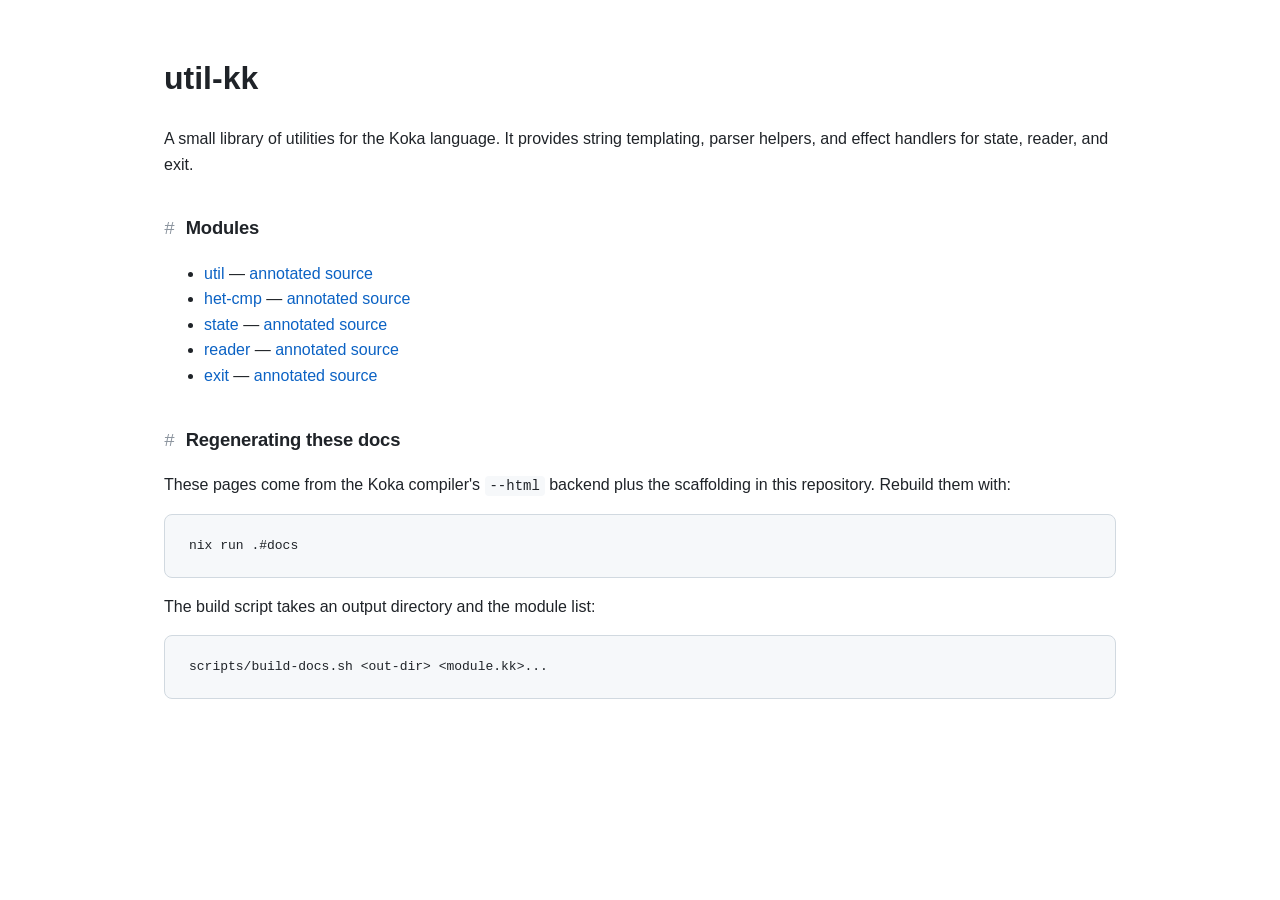
<file: docs/index.html>
<!DOCTYPE html>
<html lang="en">
<head>
<meta charset="UTF-8" />
<meta name="viewport" content="width=device-width, initial-scale=1" />
<title>util-kk — utilities for Koka</title>
<meta name="description" content="API reference for util-kk, a library of utilities for Koka." />
<meta name="theme-color" content="#0b62c4" />
<link rel="stylesheet" href="styles/koka.css" />
</head>
<body class="koka doc">
<main role="main">
<h1>util-kk</h1>
<p>A small library of utilities for the Koka language. It provides string
templating, parser helpers, and effect handlers for state, reader, and exit.</p>

<h2 id="modules">Modules</h2>
<ul>
<li><a href="src_util.html">util</a> — <a href="src_util-source.html">annotated source</a></li>
<li><a href="src_utils_het-cmp.html">het-cmp</a> — <a href="src_utils_het-cmp-source.html">annotated source</a></li>
<li><a href="src_utils_state.html">state</a> — <a href="src_utils_state-source.html">annotated source</a></li>
<li><a href="src_utils_reader.html">reader</a> — <a href="src_utils_reader-source.html">annotated source</a></li>
<li><a href="src_utils_exit.html">exit</a> — <a href="src_utils_exit-source.html">annotated source</a></li>
</ul>

<h2 id="regenerate">Regenerating these docs</h2>

<p>These pages come from the Koka compiler's <code>--html</code> backend plus
the scaffolding in this repository. Rebuild them with:</p>

<pre class="koka source">nix run .#docs</pre>

<p>The build script takes an output directory and the module list:</p>

<pre class="koka source">scripts/build-docs.sh &lt;out-dir&gt; &lt;module.kk&gt;...</pre>
</main>
</body>
</file>
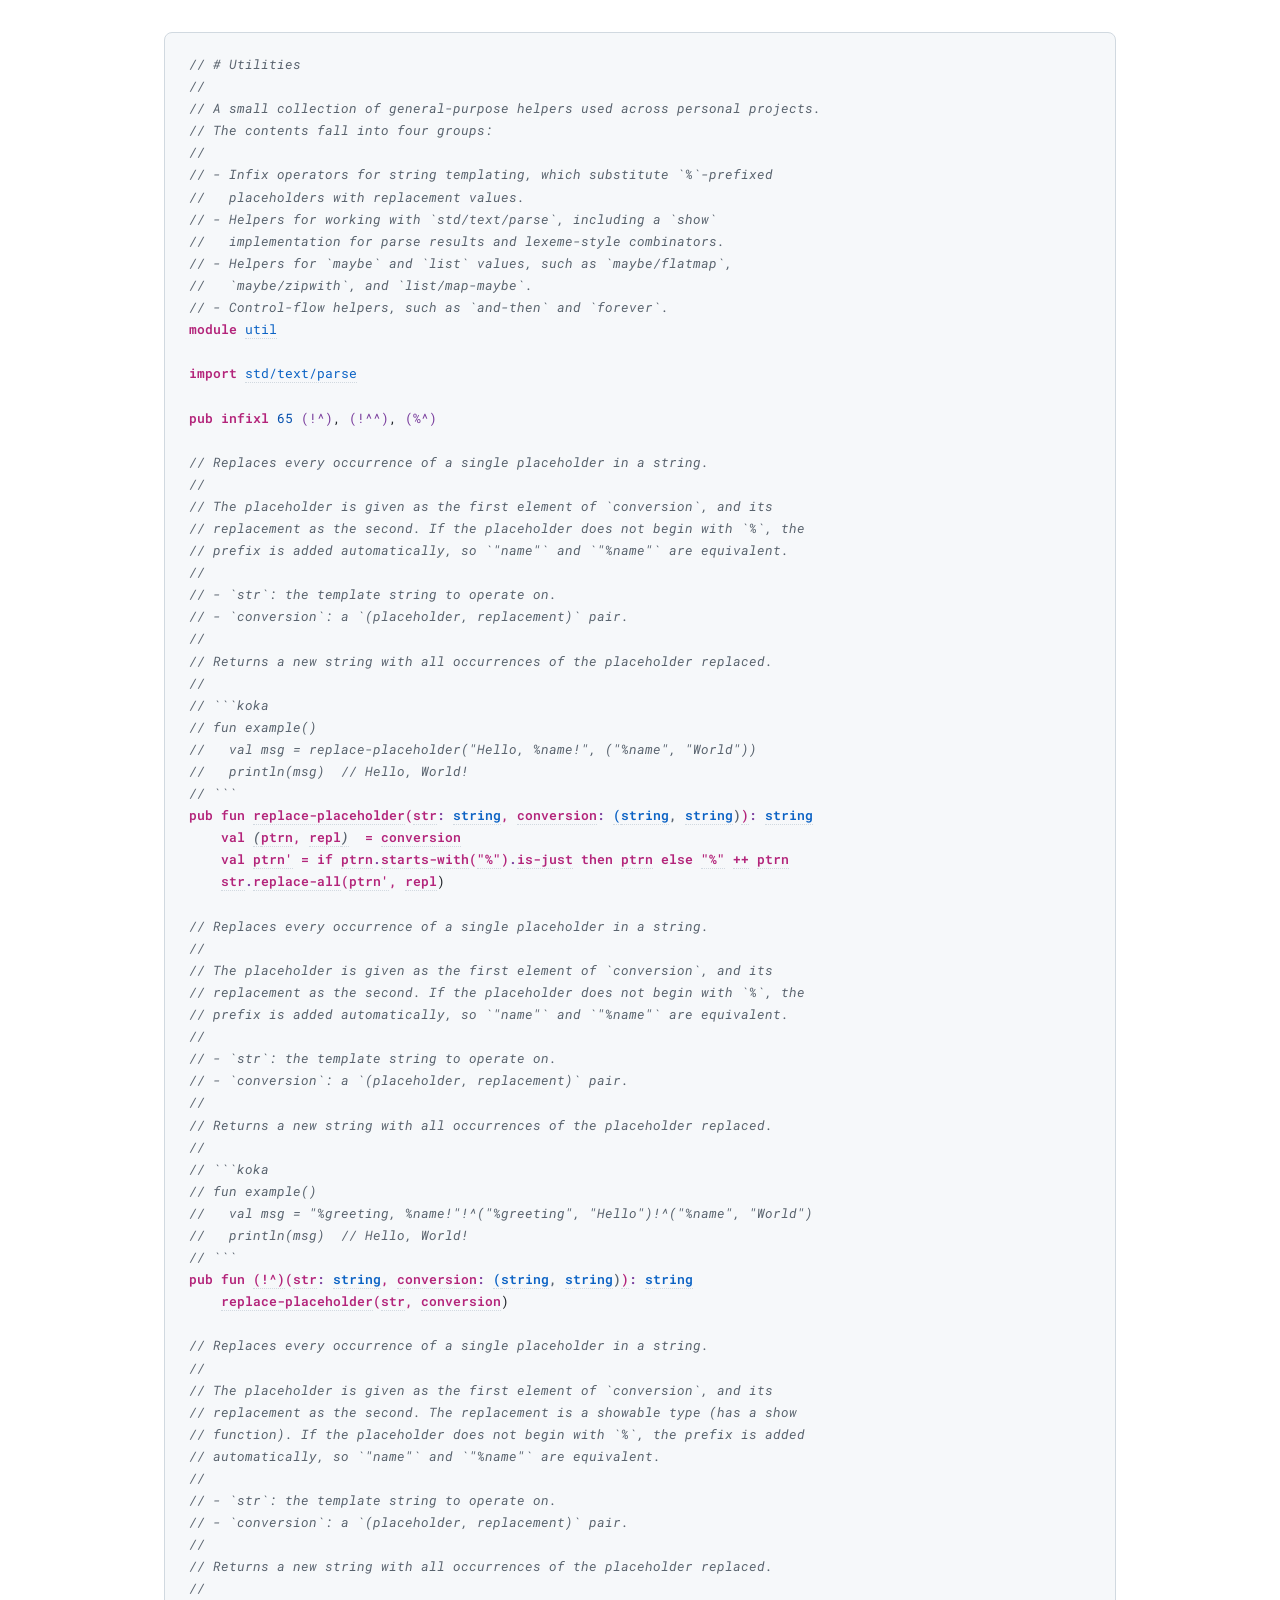
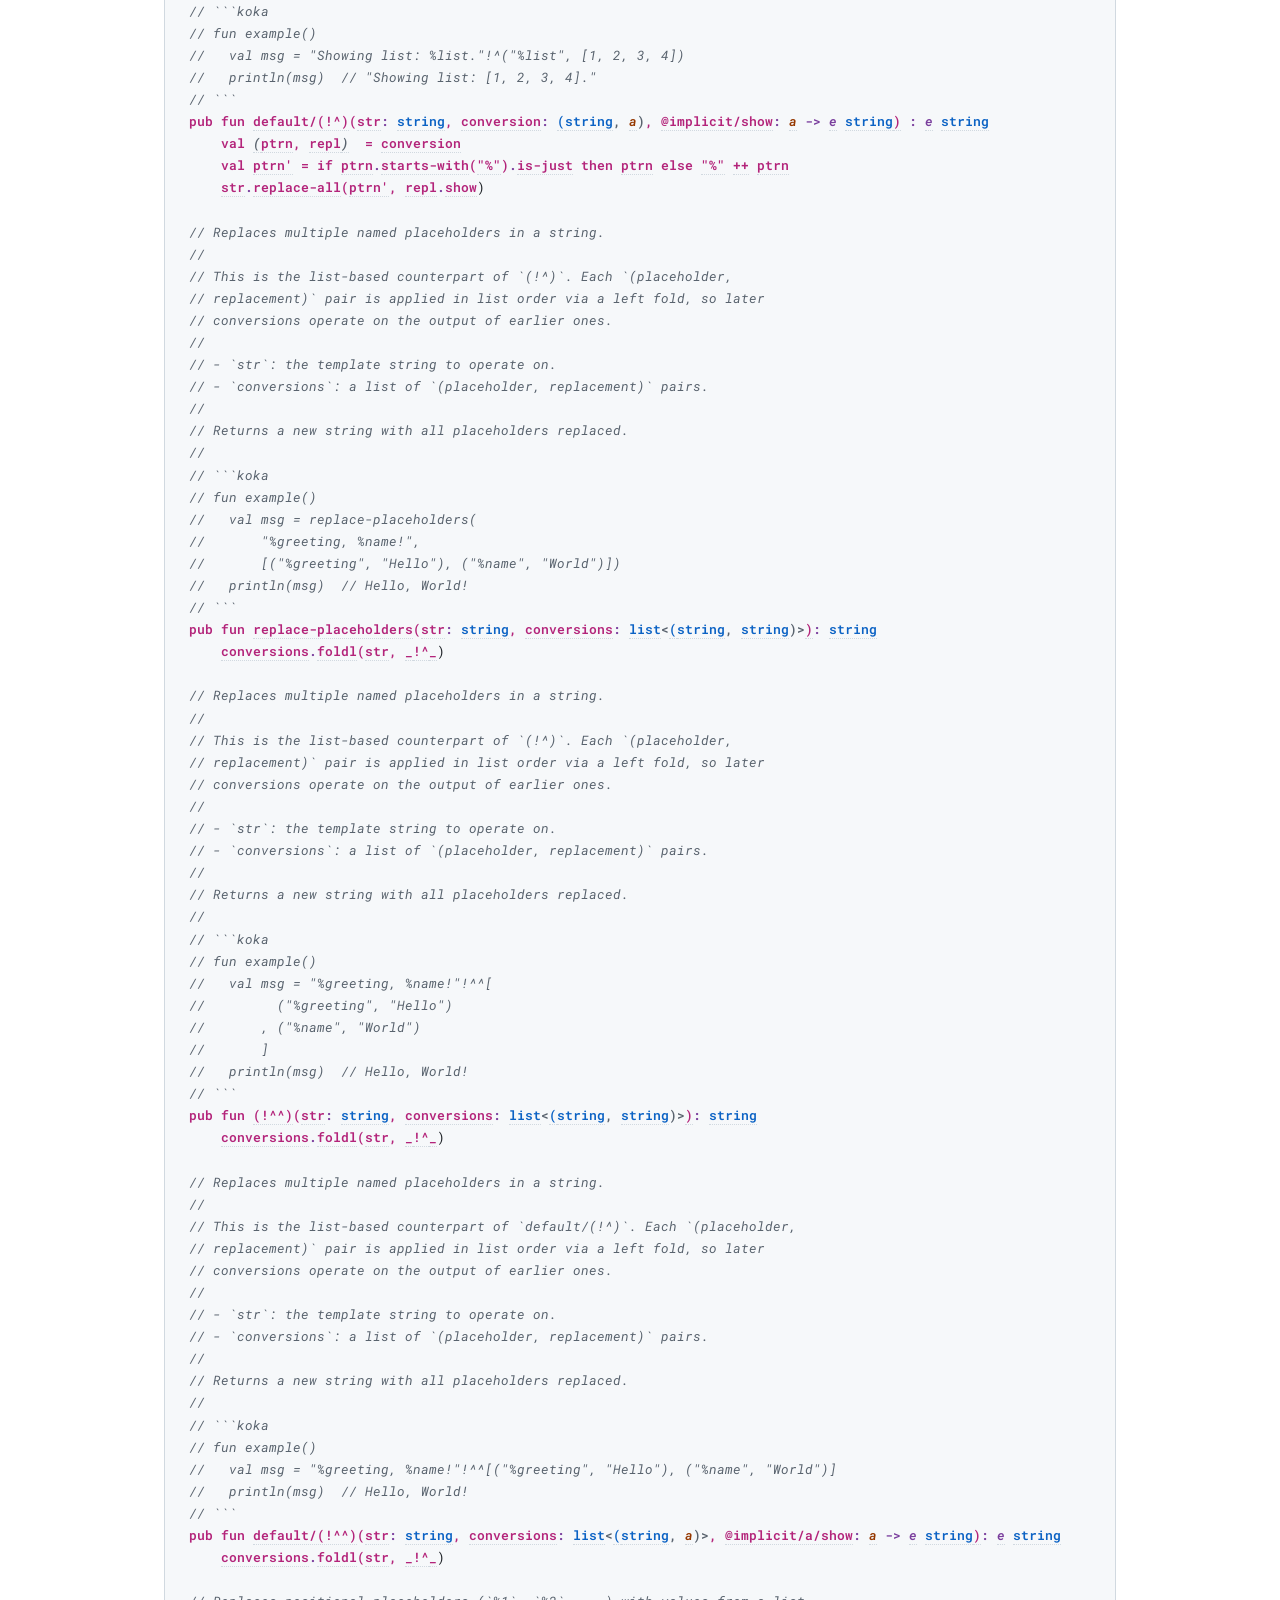
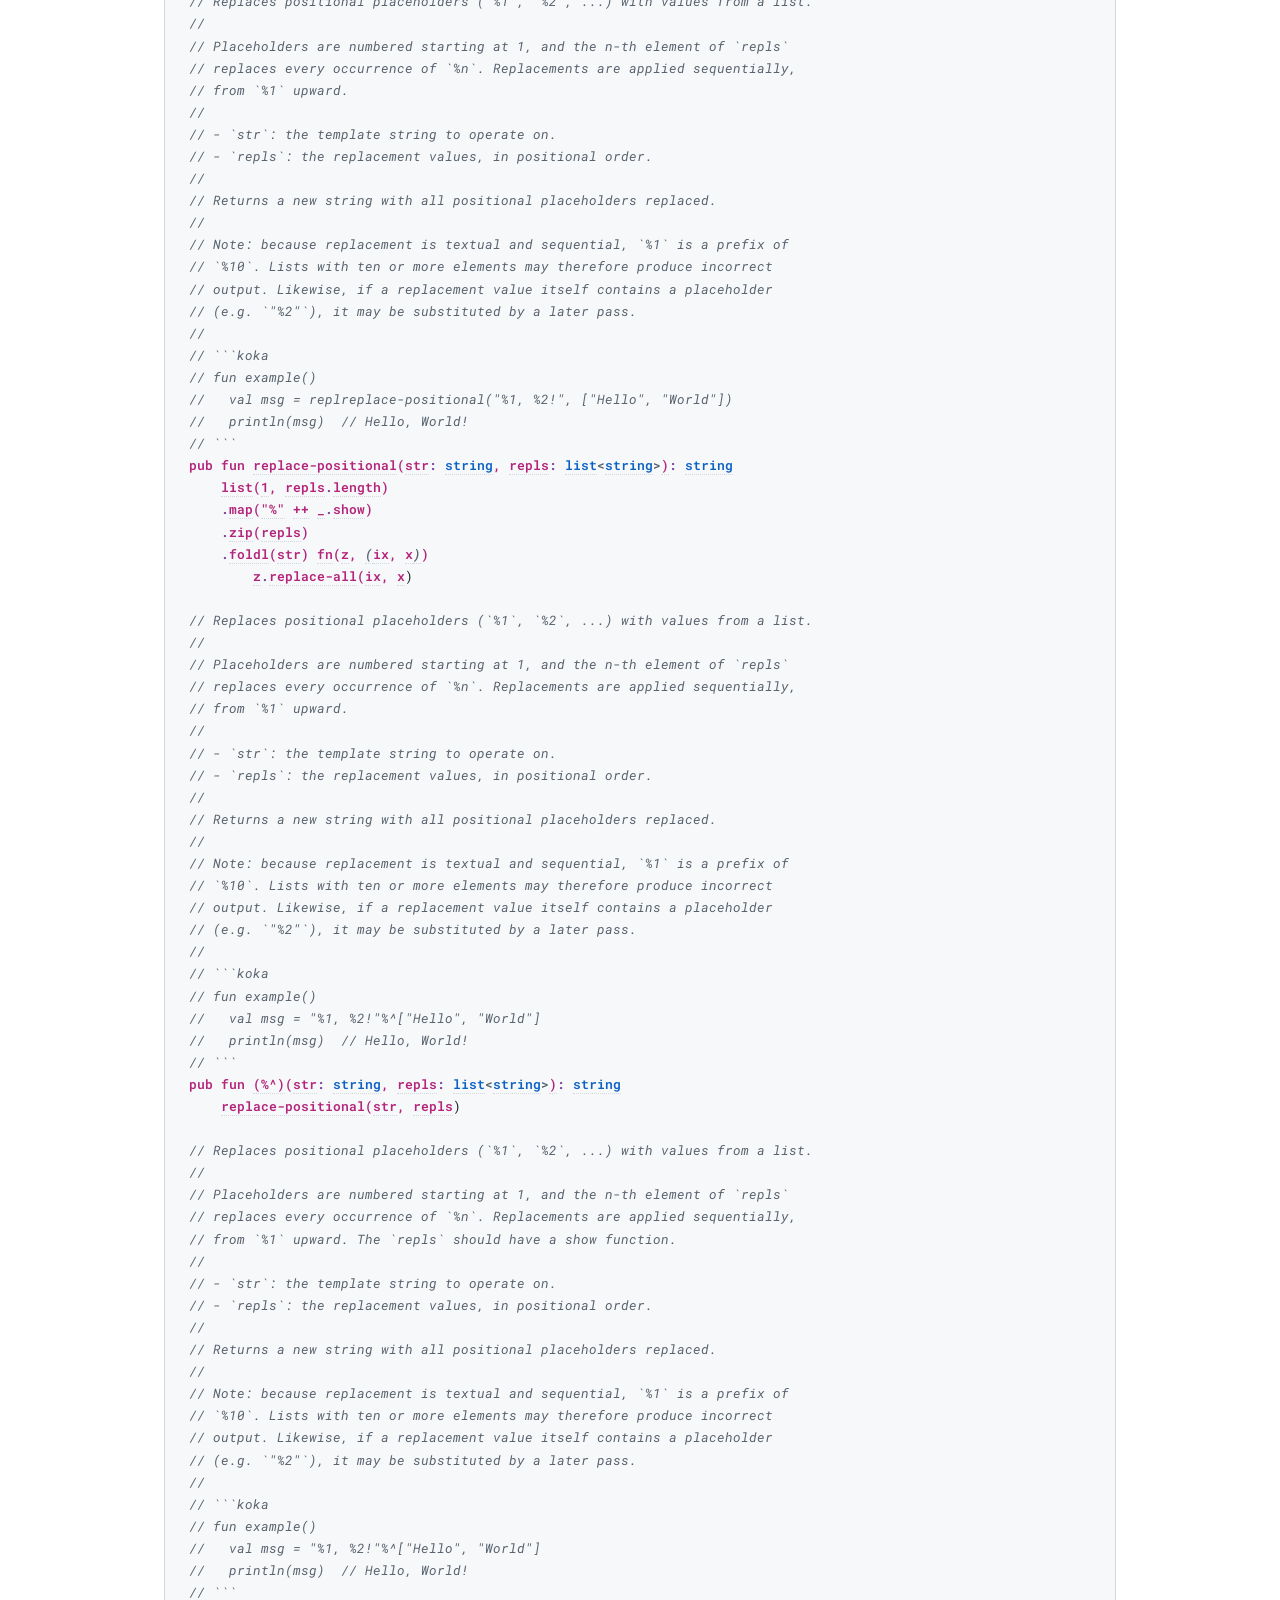
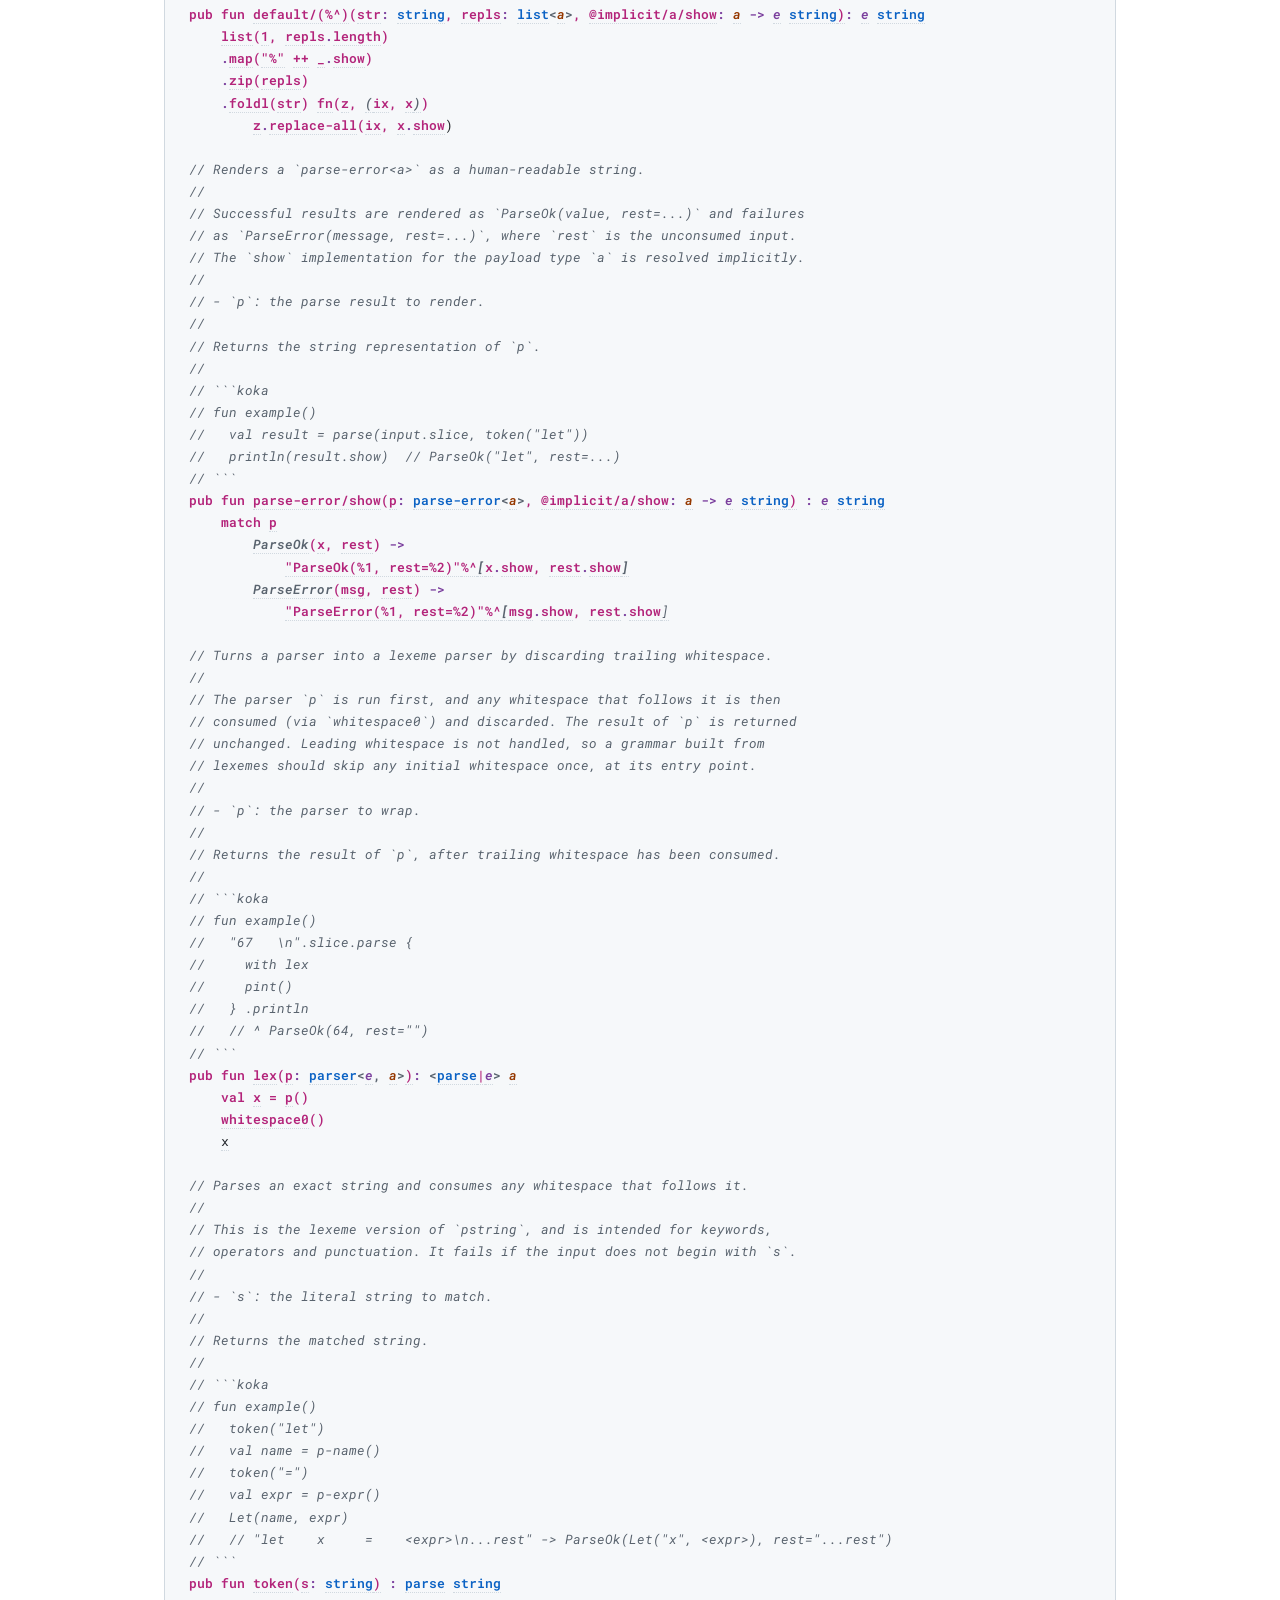
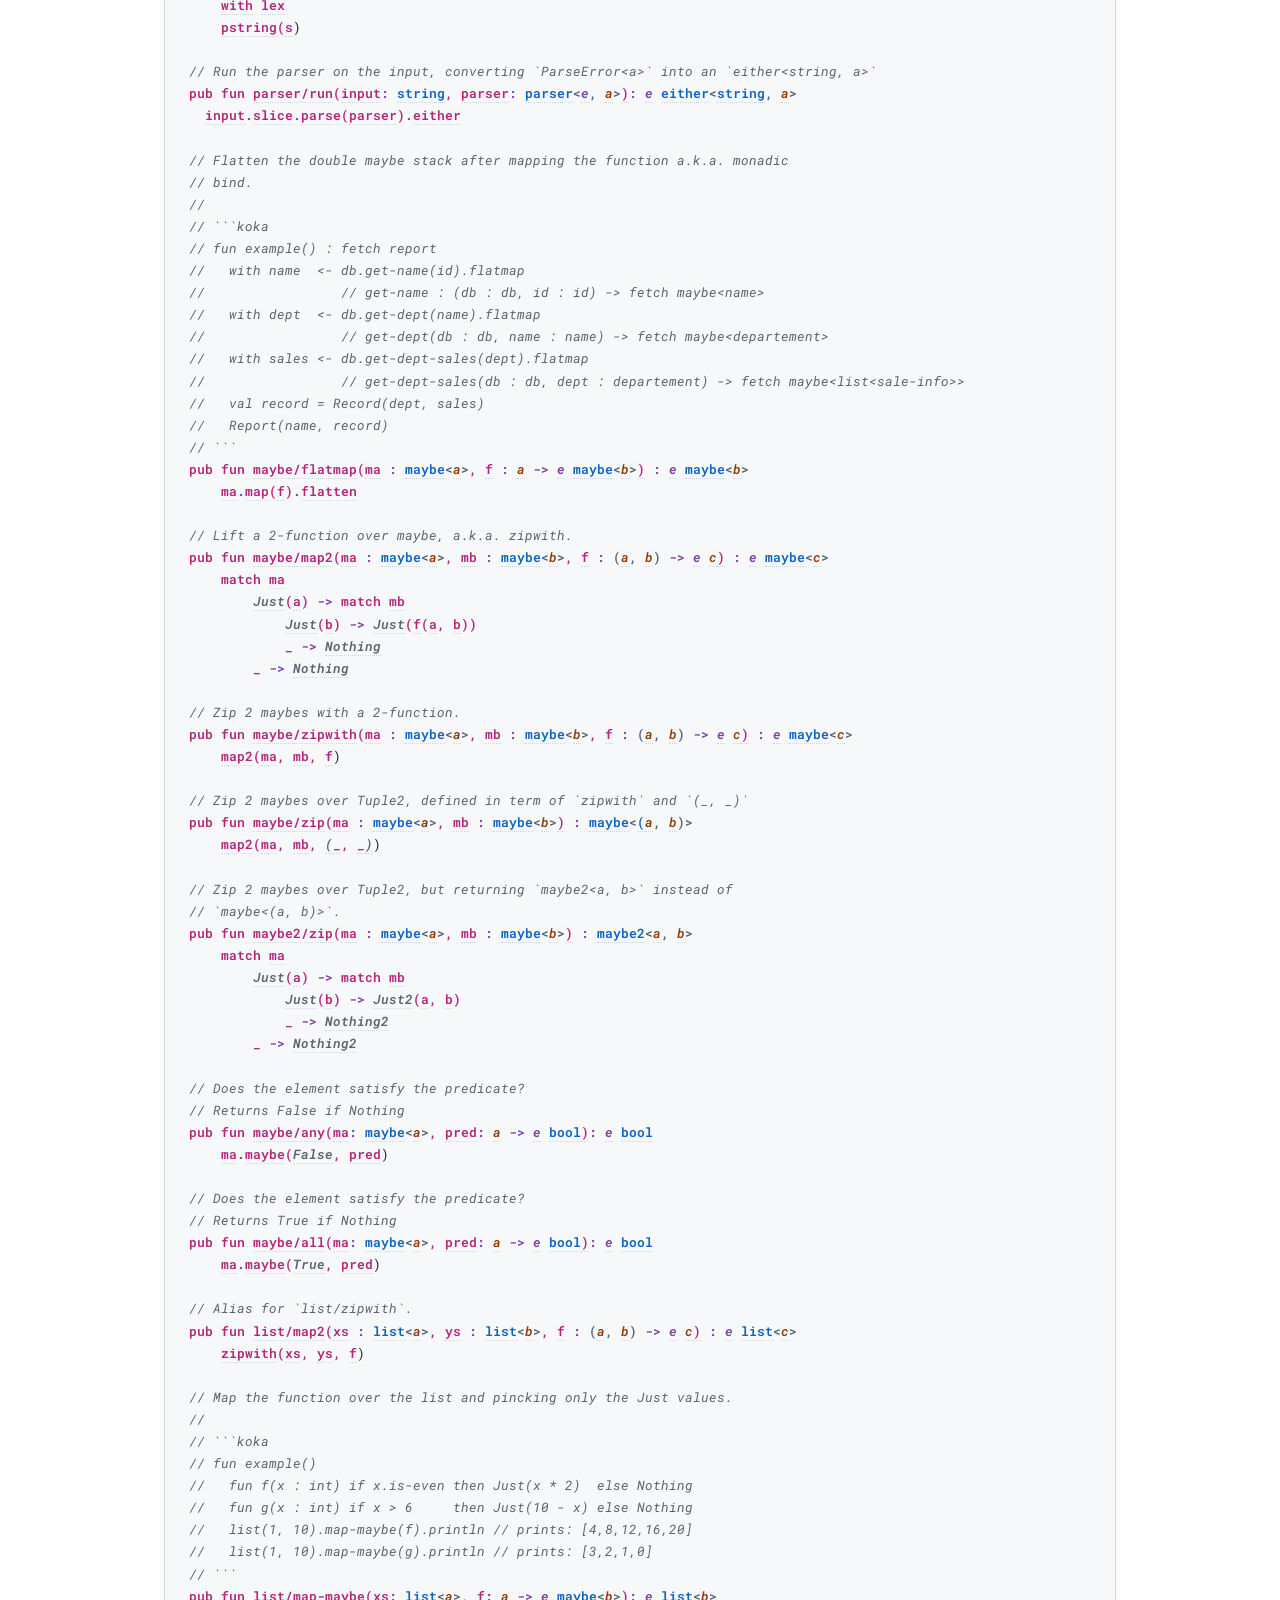
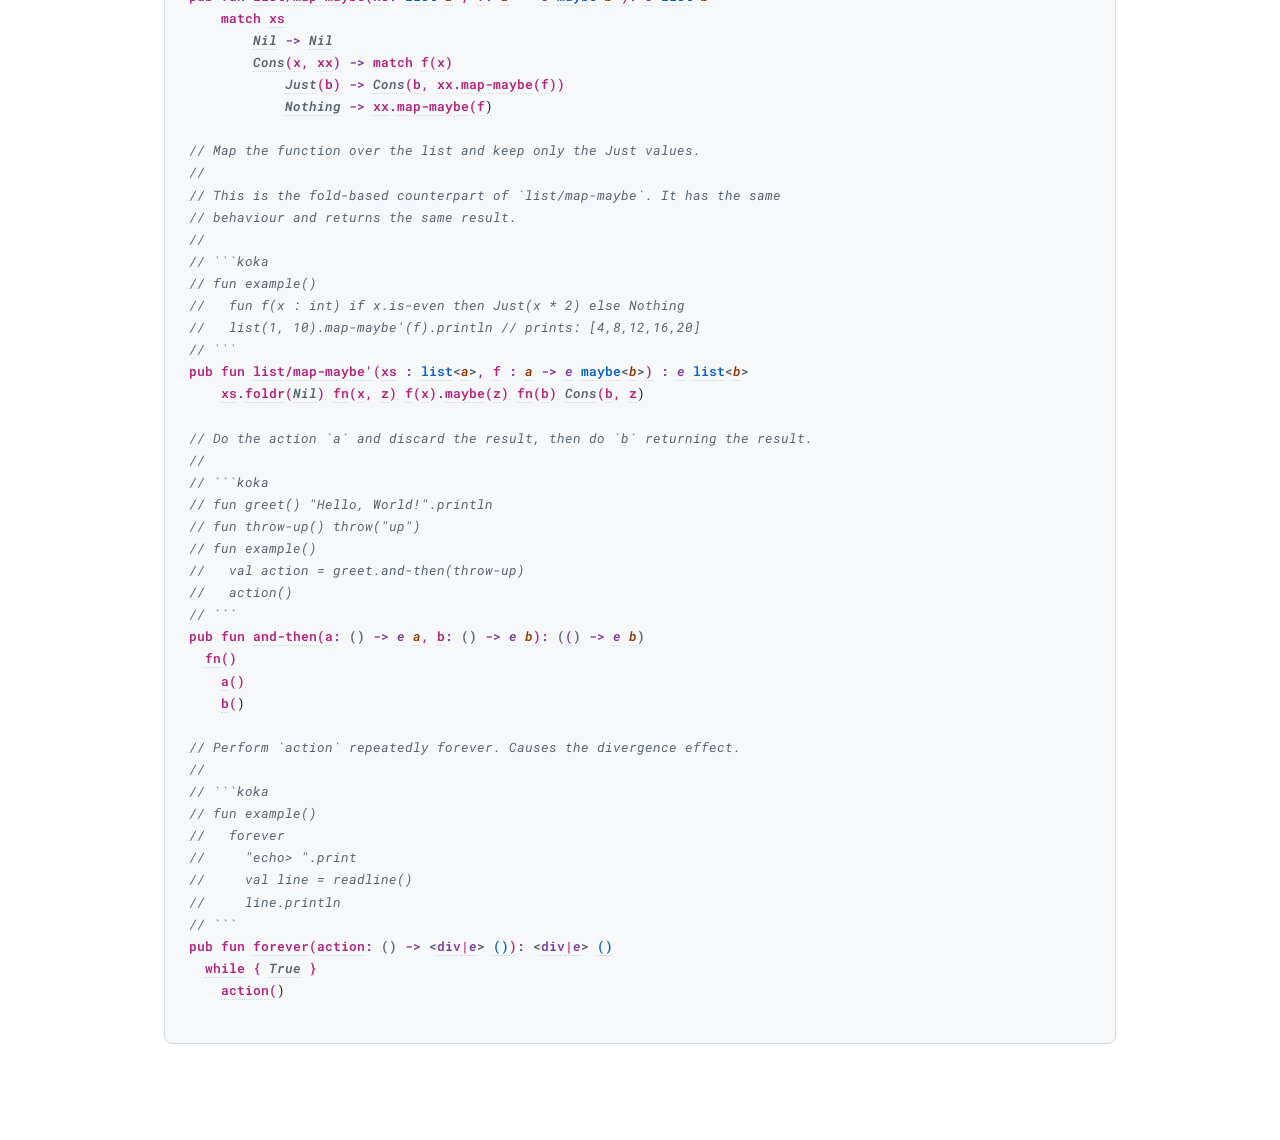
<file: docs/src_util-source.html>
<!DOCTYPE html>
<html>
<head>
<meta http-equiv="content-type" content="text/html; charset=UTF-8" />
<meta name="viewport" content="initial-scale=1.0" />

<style type="text/css">.koka .plaincode, .koka a.pp .pc { display: none; } .koka a.pp { color: inherit; text-decoration: none; }</style>
<link rel="stylesheet" type="text/css" href="styles/koka.css" />

<link rel="stylesheet" type="text/css" href="https://fonts.googleapis.com/css?family=Nunito:400,400italic,700,700italic" />
<link rel="stylesheet" type="text/css" href="https://fonts.googleapis.com/css?family=Roboto+Mono:400,500,700,400italic" />

<title>util.kk documentation</title>
</head>

<body class="koka doc body madoko">
<pre class="koka source"><span class="comment">// # Utilities
//
// A small collection of general-purpose helpers used across personal projects.
// The contents fall into four groups:
//
// - Infix operators for string templating, which substitute &#96;%&#96;-prefixed
//   placeholders with replacement values.
// - Helpers for working with &#96;std/text/parse&#96;, including a &#96;show&#96;
//   implementation for parse results and lexeme-style combinators.
// - Helpers for &#96;maybe&#96; and &#96;list&#96; values, such as &#96;maybe/flatmap&#96;,
//   &#96;maybe/zipwith&#96;, and &#96;list/map-maybe&#96;.
// - Control-flow helpers, such as &#96;and-then&#96; and &#96;forever&#96;.
</span><span class="kw">module</span> <a class="pp" href="src_util.html#_null_"><span class="mo">util</span><span class="pc"><span class="mo">src<span class="fslash">/</span>util</span></span></a>

<span class="kw">import</span> <a class="pp" href="https://koka-lang.github.io/koka/doc/std_text_parse.html#_null_"><span class="mo">std/text/parse</span><span class="pc"><span class="mo">std<span class="fslash">/</span>text<span class="fslash">/</span>parse</span></span></a>

<span class="kw">pub</span> <span class="kw">infixl</span> <span class="number">65</span> <span class="op">(!^)</span>, <span class="op">(!^^)</span>, <span class="op">(%^)</span>

<span class="comment">// Replaces every occurrence of a single placeholder in a string.
//
// The placeholder is given as the first element of &#96;conversion&#96;, and its
// replacement as the second. If the placeholder does not begin with &#96;%&#96;, the
// prefix is added automatically, so &#96;"name"&#96; and &#96;"%name"&#96; are equivalent.
//
// - &#96;str&#96;: the template string to operate on.
// - &#96;conversion&#96;: a &#96;(placeholder, replacement)&#96; pair.
//
// Returns a new string with all occurrences of the placeholder replaced.
//
// &#96;&#96;&#96;koka
// fun example()
//   val msg = replace-placeholder("Hello, %name!", ("%name", "World"))
//   println(msg)  // Hello, World!
// &#96;&#96;&#96;
</span><span class="decl-fun" id="replace_placeholder"><span class="kw">pub</span> <span class="kw">fun</span> <a class="pp" href="src_util.html#replace_placeholder">replace-placeholder<span class="pc"><span class="mo">src<span class="fslash">/</span>util<span class="fslash last">/</span></span>replace<span class="dash">-</span>placeholder: <span class="tp sp">(</span><span class="tp tpp">str</span> <span class="tp kw op">:</span> <span class="tp">string</span><span class="tp sp">,</span> <span class="tp tpp">conversion</span> <span class="tp kw op">:</span> <span class="tp sp">(</span><span class="tp">string</span><span class="tp sp">,</span> <span class="tp">string</span><span class="tp sp">)</span><span class="tp sp">)</span> <span class="tp kw op">-></span> <span class="tp">string</span></span></a>(<a class="pp">str<span class="pc">str: <span class="tp">string</span></span></a><span class="tp kw op">:</span> <a class="pp" href="https://koka-lang.github.io/koka/doc/std_core_types-source.html#type_space_string"><span class="tp">string</span><span class="pc"><span class="mo">std<span class="fslash">/</span>core<span class="fslash">/</span>types<span class="fslash last">/</span></span>string: <span class="co">V</span></span></a>, <a class="pp">conversion<span class="pc">conversion: <span class="tp sp">(</span><span class="tp">string</span><span class="tp sp">,</span> <span class="tp">string</span><span class="tp sp">)</span></span></a><span class="tp kw op">:</span> <a class="pp" href="https://koka-lang.github.io/koka/doc/std_core_types-source.html#type_space_tuple2"><span class="tp">(</span><span class="pc"><span class="mo">std<span class="fslash">/</span>core<span class="fslash">/</span>types<span class="fslash last">/</span></span>tuple2: <span class="tp sp">(</span><span class="co">V</span>, <span class="co">V</span>) <span class="kw op">-></span> <span class="co">V</span></span></a><a class="pp" href="https://koka-lang.github.io/koka/doc/std_core_types-source.html#type_space_string"><span class="tp">string</span><span class="pc"><span class="mo">std<span class="fslash">/</span>core<span class="fslash">/</span>types<span class="fslash last">/</span></span>string: <span class="co">V</span></span></a><span class="tp sp">,</span> <a class="pp" href="https://koka-lang.github.io/koka/doc/std_core_types-source.html#type_space_string"><span class="tp">string</span><span class="pc"><span class="mo">std<span class="fslash">/</span>core<span class="fslash">/</span>types<span class="fslash last">/</span></span>string: <span class="co">V</span></span></a><span class="tp sp">)</span><a class="pp">)<span class="pc">result: <span class="tp kw op">-></span> <span class="tp">total</span> <span class="tp">string</span></span></a><span class="tp kw op">:</span> <a class="pp" href="https://koka-lang.github.io/koka/doc/std_core_types-source.html#type_space_string"><span class="tp">string</span><span class="pc"><span class="mo">std<span class="fslash">/</span>core<span class="fslash">/</span>types<span class="fslash last">/</span></span>string: <span class="co">V</span></span></a>
    <span class="kw">val</span> <a class="pp" href="https://koka-lang.github.io/koka/doc/std_core_types-source.html#con_space_Tuple2"><span class="co">(</span><span class="pc"><span class="mo">std<span class="fslash">/</span>core<span class="fslash">/</span>types<span class="fslash last">/</span></span>Tuple2: <span class="tp kw">forall</span><span class="tp sp">&lt;</span><span class="tp tv">a</span><span class="tp sp">,</span><span class="tp tv">b</span><span class="tp sp">&gt;</span> <span class="tp sp">(</span><span class="tp tpp">fst</span> <span class="tp kw op">:</span> <span class="tp tv">a</span><span class="tp sp">,</span> <span class="tp tpp">snd</span> <span class="tp kw op">:</span> <span class="tp tv">b</span><span class="tp sp">)</span> <span class="tp kw op">-></span> <span class="tp sp">(</span><span class="tp tv">a</span><span class="tp sp">,</span> <span class="tp tv">b</span><span class="tp sp">)</span></span></a><a class="pp">ptrn<span class="pc">ptrn: <span class="tp">string</span></span></a>, <a class="pp">repl<span class="pc">repl: <span class="tp">string</span></span></a><a class="pp" href="https://koka-lang.github.io/koka/doc/std_core_types-source.html#con_space_Tuple2"><span class="co">)</span><span class="pc"><span class="mo">std<span class="fslash">/</span>core<span class="fslash">/</span>types<span class="fslash last">/</span></span>Tuple2: <span class="tp kw">forall</span><span class="tp sp">&lt;</span><span class="tp tv">a</span><span class="tp sp">,</span><span class="tp tv">b</span><span class="tp sp">&gt;</span> <span class="tp sp">(</span><span class="tp tpp">fst</span> <span class="tp kw op">:</span> <span class="tp tv">a</span><span class="tp sp">,</span> <span class="tp tpp">snd</span> <span class="tp kw op">:</span> <span class="tp tv">b</span><span class="tp sp">)</span> <span class="tp kw op">-></span> <span class="tp sp">(</span><span class="tp tv">a</span><span class="tp sp">,</span> <span class="tp tv">b</span><span class="tp sp">)</span></span></a>  <span class="kw">=</span> <a class="pp">conversion<span class="pc">conversion: <span class="tp sp">(</span><span class="tp">string</span><span class="tp sp">,</span> <span class="tp">string</span><span class="tp sp">)</span></span></a>
    <span class="kw">val</span> <a class="pp">ptrn'<span class="pc">ptrn': <span class="tp">string</span></span></a> <span class="kw">=</span> <span class="kw">if</span> <a class="pp">ptrn<span class="pc">ptrn: <span class="tp">string</span></span></a><span class="kw op">.</span><a class="pp" href="https://koka-lang.github.io/koka/doc/std_core_sslice-source.html#starts_with">starts-with<span class="pc"><span class="mo">std<span class="fslash">/</span>core<span class="fslash">/</span>sslice<span class="fslash last">/</span></span>starts<span class="dash">-</span>with: <span class="tp sp">(</span><span class="tp tpp">s</span> <span class="tp kw op">:</span> <span class="tp">string</span><span class="tp sp">,</span> <span class="tp tpp">pre</span> <span class="tp kw op">:</span> <span class="tp">string</span><span class="tp sp">)</span> <span class="tp kw op">-></span> <span class="tp">maybe</span><span class="tp sp">&lt;</span><span class="tp">sslice</span><span class="tp sp">&gt;</span></span></a>(<a class="pp">"%"<span class="pc">literal: <span class="tp">string</span><br>count= 1</span></a>)<span class="kw op">.</span><a class="pp" href="https://koka-lang.github.io/koka/doc/std_core_types-source.html#is_just">is-just<span class="pc"><span class="mo">std<span class="fslash">/</span>core<span class="fslash">/</span>types<span class="fslash last">/</span></span>is<span class="dash">-</span>just: <span class="tp sp">(</span><span class="tp tpp">maybe</span> <span class="tp kw op">:</span> <span class="tp">maybe</span><span class="tp sp">&lt;</span><span class="tp">sslice</span><span class="tp sp">&gt;</span><span class="tp sp">)</span> <span class="tp kw op">-></span> <span class="tp">bool</span></span></a> <span class="kw">then</span> <a class="pp">ptrn<span class="pc">ptrn: <span class="tp">string</span></span></a> <span class="kw">else</span> <a class="pp">"%"<span class="pc">literal: <span class="tp">string</span><br>count= 1</span></a> <a class="pp" href="https://koka-lang.github.io/koka/doc/std_core_types-source.html#_plus__plus_">++<span class="pc"><span class="mo">std<span class="fslash">/</span>core<span class="fslash">/</span>types<span class="fslash last">/</span></span>(++): <span class="tp sp">(</span><span class="tp tpp">x</span> <span class="tp kw op">:</span> <span class="tp">string</span><span class="tp sp">,</span> <span class="tp tpp">y</span> <span class="tp kw op">:</span> <span class="tp">string</span><span class="tp sp">)</span> <span class="tp kw op">-></span> <span class="tp">string</span></span></a> <a class="pp">ptrn<span class="pc">ptrn: <span class="tp">string</span></span></a>
    <a class="pp">str<span class="pc">str: <span class="tp">string</span></span></a><span class="kw op">.</span><a class="pp" href="https://koka-lang.github.io/koka/doc/std_core_string-source.html#replace_all">replace-all<span class="pc"><span class="mo">std<span class="fslash">/</span>core<span class="fslash">/</span>string<span class="fslash last">/</span></span>replace<span class="dash">-</span>all: <span class="tp sp">(</span><span class="tp tpp">s</span> <span class="tp kw op">:</span> <span class="tp">string</span><span class="tp sp">,</span> <span class="tp tpp">pattern</span> <span class="tp kw op">:</span> <span class="tp">string</span><span class="tp sp">,</span> <span class="tp tpp">repl</span> <span class="tp kw op">:</span> <span class="tp">string</span><span class="tp sp">)</span> <span class="tp kw op">-></span> <span class="tp">string</span></span></a>(<a class="pp">ptrn'<span class="pc">ptrn': <span class="tp">string</span></span></a>, <a class="pp">repl<span class="pc">repl: <span class="tp">string</span></span></a></span>)

<span class="comment">// Replaces every occurrence of a single placeholder in a string.
//
// The placeholder is given as the first element of &#96;conversion&#96;, and its
// replacement as the second. If the placeholder does not begin with &#96;%&#96;, the
// prefix is added automatically, so &#96;"name"&#96; and &#96;"%name"&#96; are equivalent.
//
// - &#96;str&#96;: the template string to operate on.
// - &#96;conversion&#96;: a &#96;(placeholder, replacement)&#96; pair.
//
// Returns a new string with all occurrences of the placeholder replaced.
//
// &#96;&#96;&#96;koka
// fun example()
//   val msg = "%greeting, %name!"!^("%greeting", "Hello")!^("%name", "World")
//   println(msg)  // Hello, World!
// &#96;&#96;&#96;
</span><span class="decl-fun" id="_excl__hat_"><span class="kw">pub</span> <span class="kw">fun</span> <a class="pp" href="src_util.html#_excl__hat_">(!^)<span class="pc"><span class="mo">src<span class="fslash">/</span>util<span class="fslash last">/</span></span>(!^): <span class="tp sp">(</span><span class="tp tpp">str</span> <span class="tp kw op">:</span> <span class="tp">string</span><span class="tp sp">,</span> <span class="tp tpp">conversion</span> <span class="tp kw op">:</span> <span class="tp sp">(</span><span class="tp">string</span><span class="tp sp">,</span> <span class="tp">string</span><span class="tp sp">)</span><span class="tp sp">)</span> <span class="tp kw op">-></span> <span class="tp">string</span></span></a>(<a class="pp">str<span class="pc">str: <span class="tp">string</span></span></a><span class="tp kw op">:</span> <a class="pp" href="https://koka-lang.github.io/koka/doc/std_core_types-source.html#type_space_string"><span class="tp">string</span><span class="pc"><span class="mo">std<span class="fslash">/</span>core<span class="fslash">/</span>types<span class="fslash last">/</span></span>string: <span class="co">V</span></span></a>, <a class="pp">conversion<span class="pc">conversion: <span class="tp sp">(</span><span class="tp">string</span><span class="tp sp">,</span> <span class="tp">string</span><span class="tp sp">)</span></span></a><span class="tp kw op">:</span> <a class="pp" href="https://koka-lang.github.io/koka/doc/std_core_types-source.html#type_space_tuple2"><span class="tp">(</span><span class="pc"><span class="mo">std<span class="fslash">/</span>core<span class="fslash">/</span>types<span class="fslash last">/</span></span>tuple2: <span class="tp sp">(</span><span class="co">V</span>, <span class="co">V</span>) <span class="kw op">-></span> <span class="co">V</span></span></a><a class="pp" href="https://koka-lang.github.io/koka/doc/std_core_types-source.html#type_space_string"><span class="tp">string</span><span class="pc"><span class="mo">std<span class="fslash">/</span>core<span class="fslash">/</span>types<span class="fslash last">/</span></span>string: <span class="co">V</span></span></a><span class="tp sp">,</span> <a class="pp" href="https://koka-lang.github.io/koka/doc/std_core_types-source.html#type_space_string"><span class="tp">string</span><span class="pc"><span class="mo">std<span class="fslash">/</span>core<span class="fslash">/</span>types<span class="fslash last">/</span></span>string: <span class="co">V</span></span></a><span class="tp sp">)</span><a class="pp">)<span class="pc">result: <span class="tp kw op">-></span> <span class="tp">total</span> <span class="tp">string</span></span></a><span class="tp kw op">:</span> <a class="pp" href="https://koka-lang.github.io/koka/doc/std_core_types-source.html#type_space_string"><span class="tp">string</span><span class="pc"><span class="mo">std<span class="fslash">/</span>core<span class="fslash">/</span>types<span class="fslash last">/</span></span>string: <span class="co">V</span></span></a>
    <a class="pp" href="#replace_placeholder">replace-placeholder<span class="pc"><span class="mo">src<span class="fslash">/</span>util<span class="fslash last">/</span></span>replace<span class="dash">-</span>placeholder: <span class="tp sp">(</span><span class="tp tpp">str</span> <span class="tp kw op">:</span> <span class="tp">string</span><span class="tp sp">,</span> <span class="tp tpp">conversion</span> <span class="tp kw op">:</span> <span class="tp sp">(</span><span class="tp">string</span><span class="tp sp">,</span> <span class="tp">string</span><span class="tp sp">)</span><span class="tp sp">)</span> <span class="tp kw op">-></span> <span class="tp">string</span></span></a>(<a class="pp">str<span class="pc">str: <span class="tp">string</span></span></a>, <a class="pp">conversion<span class="pc">conversion: <span class="tp sp">(</span><span class="tp">string</span><span class="tp sp">,</span> <span class="tp">string</span><span class="tp sp">)</span></span></a></span>)

<span class="comment">// Replaces every occurrence of a single placeholder in a string.
//
// The placeholder is given as the first element of &#96;conversion&#96;, and its
// replacement as the second. The replacement is a showable type (has a show
// function). If the placeholder does not begin with &#96;%&#96;, the prefix is added
// automatically, so &#96;"name"&#96; and &#96;"%name"&#96; are equivalent.
//
// - &#96;str&#96;: the template string to operate on.
// - &#96;conversion&#96;: a &#96;(placeholder, replacement)&#96; pair.
//
// Returns a new string with all occurrences of the placeholder replaced.
//
// &#96;&#96;&#96;koka
// fun example()
//   val msg = "Showing list: %list."!^("%list", [1, 2, 3, 4])
//   println(msg)  // "Showing list: [1, 2, 3, 4]."
// &#96;&#96;&#96;
</span><span class="decl-fun" id="default_fs__excl__hat_"><span class="kw">pub</span> <span class="kw">fun</span> <a class="pp" href="src_util.html#default_fs__excl__hat_">default/(!^)<span class="pc"><span class="mo">src<span class="fslash">/</span>util<span class="fslash last">/</span></span><span class="lq">default<span class="fslash">/</span></span>(!^): <span class="tp kw">forall</span><span class="tp sp">&lt;</span><span class="tp tv">a</span><span class="tp sp">,</span><span class="tp tv">e</span><span class="tp sp">&gt;</span> <span class="tp sp">(</span><span class="tp tpp">str</span> <span class="tp kw op">:</span> <span class="tp">string</span><span class="tp sp">,</span> <span class="tp tpp">conversion</span> <span class="tp kw op">:</span> <span class="tp sp">(</span><span class="tp">string</span><span class="tp sp">,</span> <span class="tp tv">a</span><span class="tp sp">)</span><span class="tp sp">,</span> <span class="tp tpp">@implicit<span class="fslash">/</span>show</span> <span class="tp kw op">:</span> <span class="tp sp">(</span><span class="tp tv">a</span><span class="tp sp">)</span> <span class="tp kw op">-></span> <span class="tp tv">e</span> <span class="tp">string</span><span class="tp sp">)</span> <span class="tp kw op">-></span> <span class="tp tv">e</span> <span class="tp">string</span></span></a>(<a class="pp">str<span class="pc">str: <span class="tp">string</span></span></a><span class="tp kw op">:</span> <a class="pp" href="https://koka-lang.github.io/koka/doc/std_core_types-source.html#type_space_string"><span class="tp">string</span><span class="pc"><span class="mo">std<span class="fslash">/</span>core<span class="fslash">/</span>types<span class="fslash last">/</span></span>string: <span class="co">V</span></span></a>, <a class="pp">conversion<span class="pc">conversion: <span class="tp sp">(</span><span class="tp">string</span><span class="tp sp">,</span> <span class="tp op">$</span><span class="number">1591</span>)</span></a><span class="tp kw op">:</span> <a class="pp" href="https://koka-lang.github.io/koka/doc/std_core_types-source.html#type_space_tuple2"><span class="tp">(</span><span class="pc"><span class="mo">std<span class="fslash">/</span>core<span class="fslash">/</span>types<span class="fslash last">/</span></span>tuple2: <span class="tp sp">(</span><span class="co">V</span>, <span class="co">V</span>) <span class="kw op">-></span> <span class="co">V</span></span></a><a class="pp" href="https://koka-lang.github.io/koka/doc/std_core_types-source.html#type_space_string"><span class="tp">string</span><span class="pc"><span class="mo">std<span class="fslash">/</span>core<span class="fslash">/</span>types<span class="fslash last">/</span></span>string: <span class="co">V</span></span></a><span class="tp sp">,</span> <a class="pp"><span class="tp tv">a</span><span class="pc">a: <span class="co">V</span></span></a><span class="tp sp">)</span>, <a class="pp">@implicit/show<span class="pc"><span class="lq">?</span>show: <span class="tp sp">(</span><span class="tp op">$</span><span class="number">1591</span>) <span class="kw op">-></span> <span class="op">$</span><span class="number">1592</span> string</span></a><span class="tp kw op">:</span> <a class="pp"><span class="tp tv">a</span><span class="pc">a: <span class="co">V</span></span></a> <span class="tp kw op">-></span> <a class="pp"><span class="tp tv"><span class="effect">e</span></span><span class="pc">e: <span class="co">E</span></span></a> <a class="pp" href="https://koka-lang.github.io/koka/doc/std_core_types-source.html#type_space_string"><span class="tp">string</span><span class="pc"><span class="mo">std<span class="fslash">/</span>core<span class="fslash">/</span>types<span class="fslash last">/</span></span>string: <span class="co">V</span></span></a><a class="pp">)<span class="pc">result: <span class="tp kw op">-></span> <span class="number">1719</span> string</span></a> <span class="tp kw op">:</span> <a class="pp"><span class="tp tv"><span class="effect">e</span></span><span class="pc">e: <span class="co">E</span></span></a> <a class="pp" href="https://koka-lang.github.io/koka/doc/std_core_types-source.html#type_space_string"><span class="tp">string</span><span class="pc"><span class="mo">std<span class="fslash">/</span>core<span class="fslash">/</span>types<span class="fslash last">/</span></span>string: <span class="co">V</span></span></a>
    <span class="kw">val</span> <a class="pp" href="https://koka-lang.github.io/koka/doc/std_core_types-source.html#con_space_Tuple2"><span class="co">(</span><span class="pc"><span class="mo">std<span class="fslash">/</span>core<span class="fslash">/</span>types<span class="fslash last">/</span></span>Tuple2: <span class="tp kw">forall</span><span class="tp sp">&lt;</span><span class="tp tv">a</span><span class="tp sp">,</span><span class="tp tv">b</span><span class="tp sp">&gt;</span> <span class="tp sp">(</span><span class="tp tpp">fst</span> <span class="tp kw op">:</span> <span class="tp tv">a</span><span class="tp sp">,</span> <span class="tp tpp">snd</span> <span class="tp kw op">:</span> <span class="tp tv">b</span><span class="tp sp">)</span> <span class="tp kw op">-></span> <span class="tp sp">(</span><span class="tp tv">a</span><span class="tp sp">,</span> <span class="tp tv">b</span><span class="tp sp">)</span></span></a><a class="pp">ptrn<span class="pc">ptrn: <span class="tp">string</span></span></a>, <a class="pp">repl<span class="pc">repl: <span class="tp op">$</span><span class="number">1591</span></span></a><a class="pp" href="https://koka-lang.github.io/koka/doc/std_core_types-source.html#con_space_Tuple2"><span class="co">)</span><span class="pc"><span class="mo">std<span class="fslash">/</span>core<span class="fslash">/</span>types<span class="fslash last">/</span></span>Tuple2: <span class="tp kw">forall</span><span class="tp sp">&lt;</span><span class="tp tv">a</span><span class="tp sp">,</span><span class="tp tv">b</span><span class="tp sp">&gt;</span> <span class="tp sp">(</span><span class="tp tpp">fst</span> <span class="tp kw op">:</span> <span class="tp tv">a</span><span class="tp sp">,</span> <span class="tp tpp">snd</span> <span class="tp kw op">:</span> <span class="tp tv">b</span><span class="tp sp">)</span> <span class="tp kw op">-></span> <span class="tp sp">(</span><span class="tp tv">a</span><span class="tp sp">,</span> <span class="tp tv">b</span><span class="tp sp">)</span></span></a>  <span class="kw">=</span> <a class="pp">conversion<span class="pc">conversion: <span class="tp sp">(</span><span class="tp">string</span><span class="tp sp">,</span> <span class="tp op">$</span><span class="number">1591</span>)</span></a>
    <span class="kw">val</span> <a class="pp">ptrn'<span class="pc">ptrn': <span class="tp">string</span></span></a> <span class="kw">=</span> <span class="kw">if</span> <a class="pp">ptrn<span class="pc">ptrn: <span class="tp">string</span></span></a><span class="kw op">.</span><a class="pp" href="https://koka-lang.github.io/koka/doc/std_core_sslice-source.html#starts_with">starts-with<span class="pc"><span class="mo">std<span class="fslash">/</span>core<span class="fslash">/</span>sslice<span class="fslash last">/</span></span>starts<span class="dash">-</span>with: <span class="tp sp">(</span><span class="tp tpp">s</span> <span class="tp kw op">:</span> <span class="tp">string</span><span class="tp sp">,</span> <span class="tp tpp">pre</span> <span class="tp kw op">:</span> <span class="tp">string</span><span class="tp sp">)</span> <span class="tp kw op">-></span> <span class="tp op">$</span><span class="number">1592</span> maybe<span class="op">&lt;</span>sslice<span class="op">&gt;</span></span></a>(<a class="pp">"%"<span class="pc">literal: <span class="tp">string</span><br>count= 1</span></a>)<span class="kw op">.</span><a class="pp" href="https://koka-lang.github.io/koka/doc/std_core_types-source.html#is_just">is-just<span class="pc"><span class="mo">std<span class="fslash">/</span>core<span class="fslash">/</span>types<span class="fslash last">/</span></span>is<span class="dash">-</span>just: <span class="tp sp">(</span><span class="tp tpp">maybe</span> <span class="tp kw op">:</span> <span class="tp">maybe</span><span class="tp sp">&lt;</span><span class="tp">sslice</span><span class="tp sp">&gt;</span><span class="tp sp">)</span> <span class="tp kw op">-></span> <span class="tp op">$</span><span class="number">1592</span> bool</span></a> <span class="kw">then</span> <a class="pp">ptrn<span class="pc">ptrn: <span class="tp">string</span></span></a> <span class="kw">else</span> <a class="pp">"%"<span class="pc">literal: <span class="tp">string</span><br>count= 1</span></a> <a class="pp" href="https://koka-lang.github.io/koka/doc/std_core_types-source.html#_plus__plus_">++<span class="pc"><span class="mo">std<span class="fslash">/</span>core<span class="fslash">/</span>types<span class="fslash last">/</span></span>(++): <span class="tp sp">(</span><span class="tp tpp">x</span> <span class="tp kw op">:</span> <span class="tp">string</span><span class="tp sp">,</span> <span class="tp tpp">y</span> <span class="tp kw op">:</span> <span class="tp">string</span><span class="tp sp">)</span> <span class="tp kw op">-></span> <span class="tp op">$</span><span class="number">1592</span> string</span></a> <a class="pp">ptrn<span class="pc">ptrn: <span class="tp">string</span></span></a>
    <a class="pp">str<span class="pc">str: <span class="tp">string</span></span></a><span class="kw op">.</span><a class="pp" href="https://koka-lang.github.io/koka/doc/std_core_string-source.html#replace_all">replace-all<span class="pc"><span class="mo">std<span class="fslash">/</span>core<span class="fslash">/</span>string<span class="fslash last">/</span></span>replace<span class="dash">-</span>all: <span class="tp sp">(</span><span class="tp tpp">s</span> <span class="tp kw op">:</span> <span class="tp">string</span><span class="tp sp">,</span> <span class="tp tpp">pattern</span> <span class="tp kw op">:</span> <span class="tp">string</span><span class="tp sp">,</span> <span class="tp tpp">repl</span> <span class="tp kw op">:</span> <span class="tp">string</span><span class="tp sp">)</span> <span class="tp kw op">-></span> <span class="tp op">$</span><span class="number">1592</span> string</span></a>(<a class="pp">ptrn'<span class="pc">ptrn': <span class="tp">string</span></span></a>, <a class="pp">repl<span class="pc">repl: <span class="tp op">$</span><span class="number">1591</span></span></a><span class="kw op">.</span><a class="pp">show<span class="pc"><span class="lq">?</span>show: <span class="tp sp">(</span><span class="tp op">$</span><span class="number">1591</span>) <span class="kw op">-></span> <span class="op">$</span><span class="number">1592</span> string</span></a></span>)

<span class="comment">// Replaces multiple named placeholders in a string.
//
// This is the list-based counterpart of &#96;(!^)&#96;. Each &#96;(placeholder,
// replacement)&#96; pair is applied in list order via a left fold, so later
// conversions operate on the output of earlier ones.
//
// - &#96;str&#96;: the template string to operate on.
// - &#96;conversions&#96;: a list of &#96;(placeholder, replacement)&#96; pairs.
//
// Returns a new string with all placeholders replaced.
//
// &#96;&#96;&#96;koka
// fun example()
//   val msg = replace-placeholders(
//       "%greeting, %name!",
//       [("%greeting", "Hello"), ("%name", "World")])
//   println(msg)  // Hello, World!
// &#96;&#96;&#96;
</span><span class="decl-fun" id="replace_placeholders"><span class="kw">pub</span> <span class="kw">fun</span> <a class="pp" href="src_util.html#replace_placeholders">replace-placeholders<span class="pc"><span class="mo">src<span class="fslash">/</span>util<span class="fslash last">/</span></span>replace<span class="dash">-</span>placeholders: <span class="tp sp">(</span><span class="tp tpp">str</span> <span class="tp kw op">:</span> <span class="tp">string</span><span class="tp sp">,</span> <span class="tp tpp">conversions</span> <span class="tp kw op">:</span> <span class="tp">list</span><span class="tp sp">&lt;</span><span class="tp sp">(</span><span class="tp">string</span><span class="tp sp">,</span> <span class="tp">string</span><span class="tp sp">)</span><span class="tp sp">&gt;</span><span class="tp sp">)</span> <span class="tp kw op">-></span> <span class="tp">string</span></span></a>(<a class="pp">str<span class="pc">str: <span class="tp">string</span></span></a><span class="tp kw op">:</span> <a class="pp" href="https://koka-lang.github.io/koka/doc/std_core_types-source.html#type_space_string"><span class="tp">string</span><span class="pc"><span class="mo">std<span class="fslash">/</span>core<span class="fslash">/</span>types<span class="fslash last">/</span></span>string: <span class="co">V</span></span></a>, <a class="pp">conversions<span class="pc">conversions: <span class="tp">list</span><span class="tp sp">&lt;</span><span class="tp sp">(</span><span class="tp">string</span><span class="tp sp">,</span> <span class="tp">string</span><span class="tp sp">)</span><span class="tp sp">&gt;</span></span></a><span class="tp kw op">:</span> <a class="pp" href="https://koka-lang.github.io/koka/doc/std_core_types-source.html#type_space_list"><span class="tp">list</span><span class="pc"><span class="mo">std<span class="fslash">/</span>core<span class="fslash">/</span>types<span class="fslash last">/</span></span>list: <span class="co">V</span> <span class="kw op">-></span> <span class="co">V</span></span></a><span class="tp sp">&lt;</span><a class="pp" href="https://koka-lang.github.io/koka/doc/std_core_types-source.html#type_space_tuple2"><span class="tp">(</span><span class="pc"><span class="mo">std<span class="fslash">/</span>core<span class="fslash">/</span>types<span class="fslash last">/</span></span>tuple2: <span class="tp sp">(</span><span class="co">V</span>, <span class="co">V</span>) <span class="kw op">-></span> <span class="co">V</span></span></a><a class="pp" href="https://koka-lang.github.io/koka/doc/std_core_types-source.html#type_space_string"><span class="tp">string</span><span class="pc"><span class="mo">std<span class="fslash">/</span>core<span class="fslash">/</span>types<span class="fslash last">/</span></span>string: <span class="co">V</span></span></a><span class="tp sp">,</span> <a class="pp" href="https://koka-lang.github.io/koka/doc/std_core_types-source.html#type_space_string"><span class="tp">string</span><span class="pc"><span class="mo">std<span class="fslash">/</span>core<span class="fslash">/</span>types<span class="fslash last">/</span></span>string: <span class="co">V</span></span></a><span class="tp sp">)</span><span class="tp sp">&gt;</span><a class="pp">)<span class="pc">result: <span class="tp kw op">-></span> <span class="tp">total</span> <span class="tp">string</span></span></a><span class="tp kw op">:</span> <a class="pp" href="https://koka-lang.github.io/koka/doc/std_core_types-source.html#type_space_string"><span class="tp">string</span><span class="pc"><span class="mo">std<span class="fslash">/</span>core<span class="fslash">/</span>types<span class="fslash last">/</span></span>string: <span class="co">V</span></span></a>
    <a class="pp">conversions<span class="pc">conversions: <span class="tp">list</span><span class="tp sp">&lt;</span><span class="tp sp">(</span><span class="tp">string</span><span class="tp sp">,</span> <span class="tp">string</span><span class="tp sp">)</span><span class="tp sp">&gt;</span></span></a><span class="kw op">.</span><a class="pp" href="https://koka-lang.github.io/koka/doc/std_core_list-source.html#foldl">foldl<span class="pc"><span class="mo">std<span class="fslash">/</span>core<span class="fslash">/</span>list<span class="fslash last">/</span></span>foldl: <span class="tp sp">(</span><span class="tp tpp">xs</span> <span class="tp kw op">:</span> <span class="tp">list</span><span class="tp sp">&lt;</span><span class="tp sp">(</span><span class="tp">string</span><span class="tp sp">,</span> <span class="tp">string</span><span class="tp sp">)</span><span class="tp sp">&gt;</span><span class="tp sp">,</span> <span class="tp tpp">z</span> <span class="tp kw op">:</span> <span class="tp">string</span><span class="tp sp">,</span> <span class="tp tpp">f</span> <span class="tp kw op">:</span> <span class="tp sp">(</span><span class="tp">string</span><span class="tp sp">,</span> <span class="tp sp">(</span><span class="tp">string</span><span class="tp sp">,</span> <span class="tp">string</span><span class="tp sp">)</span><span class="tp sp">)</span> <span class="tp kw op">-></span> <span class="tp">string</span><span class="tp sp">)</span> <span class="tp kw op">-></span> <span class="tp">string</span></span></a>(<a class="pp">str<span class="pc">str: <span class="tp">string</span></span></a>, <a class="pp">&#95;<span class="pc">&#95;: <span class="tp">string</span></span></a><a class="pp" href="#_excl__hat_">!^<span class="pc"><span class="mo">src<span class="fslash">/</span>util<span class="fslash last">/</span></span>(!^): <span class="tp sp">(</span><span class="tp tpp">str</span> <span class="tp kw op">:</span> <span class="tp">string</span><span class="tp sp">,</span> <span class="tp tpp">conversion</span> <span class="tp kw op">:</span> <span class="tp sp">(</span><span class="tp">string</span><span class="tp sp">,</span> <span class="tp">string</span><span class="tp sp">)</span><span class="tp sp">)</span> <span class="tp kw op">-></span> <span class="tp">string</span></span></a><a class="pp">&#95;<span class="pc">&#95;: <span class="tp sp">(</span><span class="tp">string</span><span class="tp sp">,</span> <span class="tp">string</span><span class="tp sp">)</span></span></a></span>)

<span class="comment">// Replaces multiple named placeholders in a string.
//
// This is the list-based counterpart of &#96;(!^)&#96;. Each &#96;(placeholder,
// replacement)&#96; pair is applied in list order via a left fold, so later
// conversions operate on the output of earlier ones.
//
// - &#96;str&#96;: the template string to operate on.
// - &#96;conversions&#96;: a list of &#96;(placeholder, replacement)&#96; pairs.
//
// Returns a new string with all placeholders replaced.
//
// &#96;&#96;&#96;koka
// fun example()
//   val msg = "%greeting, %name!"!^^[
//         ("%greeting", "Hello")
//       , ("%name", "World")
//       ]
//   println(msg)  // Hello, World!
// &#96;&#96;&#96;
</span><span class="decl-fun" id="_excl__hat__hat_"><span class="kw">pub</span> <span class="kw">fun</span> <a class="pp" href="src_util.html#_excl__hat__hat_">(!^^)<span class="pc"><span class="mo">src<span class="fslash">/</span>util<span class="fslash last">/</span></span>(!^^): <span class="tp sp">(</span><span class="tp tpp">str</span> <span class="tp kw op">:</span> <span class="tp">string</span><span class="tp sp">,</span> <span class="tp tpp">conversions</span> <span class="tp kw op">:</span> <span class="tp">list</span><span class="tp sp">&lt;</span><span class="tp sp">(</span><span class="tp">string</span><span class="tp sp">,</span> <span class="tp">string</span><span class="tp sp">)</span><span class="tp sp">&gt;</span><span class="tp sp">)</span> <span class="tp kw op">-></span> <span class="tp">string</span></span></a>(<a class="pp">str<span class="pc">str: <span class="tp">string</span></span></a><span class="tp kw op">:</span> <a class="pp" href="https://koka-lang.github.io/koka/doc/std_core_types-source.html#type_space_string"><span class="tp">string</span><span class="pc"><span class="mo">std<span class="fslash">/</span>core<span class="fslash">/</span>types<span class="fslash last">/</span></span>string: <span class="co">V</span></span></a>, <a class="pp">conversions<span class="pc">conversions: <span class="tp">list</span><span class="tp sp">&lt;</span><span class="tp sp">(</span><span class="tp">string</span><span class="tp sp">,</span> <span class="tp">string</span><span class="tp sp">)</span><span class="tp sp">&gt;</span></span></a><span class="tp kw op">:</span> <a class="pp" href="https://koka-lang.github.io/koka/doc/std_core_types-source.html#type_space_list"><span class="tp">list</span><span class="pc"><span class="mo">std<span class="fslash">/</span>core<span class="fslash">/</span>types<span class="fslash last">/</span></span>list: <span class="co">V</span> <span class="kw op">-></span> <span class="co">V</span></span></a><span class="tp sp">&lt;</span><a class="pp" href="https://koka-lang.github.io/koka/doc/std_core_types-source.html#type_space_tuple2"><span class="tp">(</span><span class="pc"><span class="mo">std<span class="fslash">/</span>core<span class="fslash">/</span>types<span class="fslash last">/</span></span>tuple2: <span class="tp sp">(</span><span class="co">V</span>, <span class="co">V</span>) <span class="kw op">-></span> <span class="co">V</span></span></a><a class="pp" href="https://koka-lang.github.io/koka/doc/std_core_types-source.html#type_space_string"><span class="tp">string</span><span class="pc"><span class="mo">std<span class="fslash">/</span>core<span class="fslash">/</span>types<span class="fslash last">/</span></span>string: <span class="co">V</span></span></a><span class="tp sp">,</span> <a class="pp" href="https://koka-lang.github.io/koka/doc/std_core_types-source.html#type_space_string"><span class="tp">string</span><span class="pc"><span class="mo">std<span class="fslash">/</span>core<span class="fslash">/</span>types<span class="fslash last">/</span></span>string: <span class="co">V</span></span></a><span class="tp sp">)</span><span class="tp sp">&gt;</span><a class="pp">)<span class="pc">result: <span class="tp kw op">-></span> <span class="tp">total</span> <span class="tp">string</span></span></a><span class="tp kw op">:</span> <a class="pp" href="https://koka-lang.github.io/koka/doc/std_core_types-source.html#type_space_string"><span class="tp">string</span><span class="pc"><span class="mo">std<span class="fslash">/</span>core<span class="fslash">/</span>types<span class="fslash last">/</span></span>string: <span class="co">V</span></span></a>
    <a class="pp">conversions<span class="pc">conversions: <span class="tp">list</span><span class="tp sp">&lt;</span><span class="tp sp">(</span><span class="tp">string</span><span class="tp sp">,</span> <span class="tp">string</span><span class="tp sp">)</span><span class="tp sp">&gt;</span></span></a><span class="kw op">.</span><a class="pp" href="https://koka-lang.github.io/koka/doc/std_core_list-source.html#foldl">foldl<span class="pc"><span class="mo">std<span class="fslash">/</span>core<span class="fslash">/</span>list<span class="fslash last">/</span></span>foldl: <span class="tp sp">(</span><span class="tp tpp">xs</span> <span class="tp kw op">:</span> <span class="tp">list</span><span class="tp sp">&lt;</span><span class="tp sp">(</span><span class="tp">string</span><span class="tp sp">,</span> <span class="tp">string</span><span class="tp sp">)</span><span class="tp sp">&gt;</span><span class="tp sp">,</span> <span class="tp tpp">z</span> <span class="tp kw op">:</span> <span class="tp">string</span><span class="tp sp">,</span> <span class="tp tpp">f</span> <span class="tp kw op">:</span> <span class="tp sp">(</span><span class="tp">string</span><span class="tp sp">,</span> <span class="tp sp">(</span><span class="tp">string</span><span class="tp sp">,</span> <span class="tp">string</span><span class="tp sp">)</span><span class="tp sp">)</span> <span class="tp kw op">-></span> <span class="tp">string</span><span class="tp sp">)</span> <span class="tp kw op">-></span> <span class="tp">string</span></span></a>(<a class="pp">str<span class="pc">str: <span class="tp">string</span></span></a>, <a class="pp">&#95;<span class="pc">&#95;: <span class="tp">string</span></span></a><a class="pp" href="#_excl__hat_">!^<span class="pc"><span class="mo">src<span class="fslash">/</span>util<span class="fslash last">/</span></span>(!^): <span class="tp sp">(</span><span class="tp tpp">str</span> <span class="tp kw op">:</span> <span class="tp">string</span><span class="tp sp">,</span> <span class="tp tpp">conversion</span> <span class="tp kw op">:</span> <span class="tp sp">(</span><span class="tp">string</span><span class="tp sp">,</span> <span class="tp">string</span><span class="tp sp">)</span><span class="tp sp">)</span> <span class="tp kw op">-></span> <span class="tp">string</span></span></a><a class="pp">&#95;<span class="pc">&#95;: <span class="tp sp">(</span><span class="tp">string</span><span class="tp sp">,</span> <span class="tp">string</span><span class="tp sp">)</span></span></a></span>)

<span class="comment">// Replaces multiple named placeholders in a string.
//
// This is the list-based counterpart of &#96;default/(!^)&#96;. Each &#96;(placeholder,
// replacement)&#96; pair is applied in list order via a left fold, so later
// conversions operate on the output of earlier ones.
//
// - &#96;str&#96;: the template string to operate on.
// - &#96;conversions&#96;: a list of &#96;(placeholder, replacement)&#96; pairs.
//
// Returns a new string with all placeholders replaced.
//
// &#96;&#96;&#96;koka
// fun example()
//   val msg = "%greeting, %name!"!^^[("%greeting", "Hello"), ("%name", "World")]
//   println(msg)  // Hello, World!
// &#96;&#96;&#96;
</span><span class="decl-fun" id="default_fs__excl__hat__hat_"><span class="kw">pub</span> <span class="kw">fun</span> <a class="pp" href="src_util.html#default_fs__excl__hat__hat_">default/(!^^)<span class="pc"><span class="mo">src<span class="fslash">/</span>util<span class="fslash last">/</span></span><span class="lq">default<span class="fslash">/</span></span>(!^^): <span class="tp kw">forall</span><span class="tp sp">&lt;</span><span class="tp tv">a</span><span class="tp sp">,</span><span class="tp tv">e</span><span class="tp sp">&gt;</span> <span class="tp sp">(</span><span class="tp tpp">str</span> <span class="tp kw op">:</span> <span class="tp">string</span><span class="tp sp">,</span> <span class="tp tpp">conversions</span> <span class="tp kw op">:</span> <span class="tp">list</span><span class="tp sp">&lt;</span><span class="tp sp">(</span><span class="tp">string</span><span class="tp sp">,</span> <span class="tp tv">a</span><span class="tp sp">)</span><span class="tp sp">&gt;</span><span class="tp sp">,</span> <span class="tp tpp">@implicit<span class="fslash">/</span>a<span class="fslash">/</span>show</span> <span class="tp kw op">:</span> <span class="tp sp">(</span><span class="tp tv">a</span><span class="tp sp">)</span> <span class="tp kw op">-></span> <span class="tp tv">e</span> <span class="tp">string</span><span class="tp sp">)</span> <span class="tp kw op">-></span> <span class="tp tv">e</span> <span class="tp">string</span></span></a>(<a class="pp">str<span class="pc">str: <span class="tp">string</span></span></a><span class="tp kw op">:</span> <a class="pp" href="https://koka-lang.github.io/koka/doc/std_core_types-source.html#type_space_string"><span class="tp">string</span><span class="pc"><span class="mo">std<span class="fslash">/</span>core<span class="fslash">/</span>types<span class="fslash last">/</span></span>string: <span class="co">V</span></span></a>, <a class="pp">conversions<span class="pc">conversions: <span class="tp">list</span><span class="tp sp">&lt;</span><span class="tp sp">(</span><span class="tp">string</span><span class="tp sp">,</span> <span class="tp op">$</span><span class="number">1922</span>)<span class="op">&gt;</span></span></a><span class="tp kw op">:</span> <a class="pp" href="https://koka-lang.github.io/koka/doc/std_core_types-source.html#type_space_list"><span class="tp">list</span><span class="pc"><span class="mo">std<span class="fslash">/</span>core<span class="fslash">/</span>types<span class="fslash last">/</span></span>list: <span class="co">V</span> <span class="kw op">-></span> <span class="co">V</span></span></a><span class="tp sp">&lt;</span><a class="pp" href="https://koka-lang.github.io/koka/doc/std_core_types-source.html#type_space_tuple2"><span class="tp">(</span><span class="pc"><span class="mo">std<span class="fslash">/</span>core<span class="fslash">/</span>types<span class="fslash last">/</span></span>tuple2: <span class="tp sp">(</span><span class="co">V</span>, <span class="co">V</span>) <span class="kw op">-></span> <span class="co">V</span></span></a><a class="pp" href="https://koka-lang.github.io/koka/doc/std_core_types-source.html#type_space_string"><span class="tp">string</span><span class="pc"><span class="mo">std<span class="fslash">/</span>core<span class="fslash">/</span>types<span class="fslash last">/</span></span>string: <span class="co">V</span></span></a><span class="tp sp">,</span> <a class="pp"><span class="tp tv">a</span><span class="pc">a: <span class="co">V</span></span></a><span class="tp sp">)</span><span class="tp sp">&gt;</span>, <a class="pp">@implicit/a/show<span class="pc"><span class="lq">?</span><span class="lq">a<span class="fslash">/</span></span>show: <span class="tp sp">(</span><span class="tp op">$</span><span class="number">1922</span>) <span class="kw op">-></span> <span class="op">$</span><span class="number">1923</span> string</span></a><span class="tp kw op">:</span> <a class="pp"><span class="tp tv">a</span><span class="pc">a: <span class="co">V</span></span></a> <span class="tp kw op">-></span> <a class="pp"><span class="tp tv"><span class="effect">e</span></span><span class="pc">e: <span class="co">E</span></span></a> <a class="pp" href="https://koka-lang.github.io/koka/doc/std_core_types-source.html#type_space_string"><span class="tp">string</span><span class="pc"><span class="mo">std<span class="fslash">/</span>core<span class="fslash">/</span>types<span class="fslash last">/</span></span>string: <span class="co">V</span></span></a><a class="pp">)<span class="pc">result: <span class="tp kw op">-></span> <span class="number">2066</span> string</span></a><span class="tp kw op">:</span> <a class="pp"><span class="tp tv"><span class="effect">e</span></span><span class="pc">e: <span class="co">E</span></span></a> <a class="pp" href="https://koka-lang.github.io/koka/doc/std_core_types-source.html#type_space_string"><span class="tp">string</span><span class="pc"><span class="mo">std<span class="fslash">/</span>core<span class="fslash">/</span>types<span class="fslash last">/</span></span>string: <span class="co">V</span></span></a>
    <a class="pp">conversions<span class="pc">conversions: <span class="tp">list</span><span class="tp sp">&lt;</span><span class="tp sp">(</span><span class="tp">string</span><span class="tp sp">,</span> <span class="tp op">$</span><span class="number">1922</span>)<span class="op">&gt;</span></span></a><span class="kw op">.</span><a class="pp" href="https://koka-lang.github.io/koka/doc/std_core_list-source.html#foldl">foldl<span class="pc"><span class="mo">std<span class="fslash">/</span>core<span class="fslash">/</span>list<span class="fslash last">/</span></span>foldl: <span class="tp sp">(</span><span class="tp tpp">xs</span> <span class="tp kw op">:</span> <span class="tp">list</span><span class="tp sp">&lt;</span><span class="tp sp">(</span><span class="tp">string</span><span class="tp sp">,</span> <span class="tp op">$</span><span class="number">1922</span>)<span class="op">&gt;</span>, z <span class="tp kw op">:</span> <span class="tp">string</span>, f <span class="tp kw op">:</span> <span class="tp sp">(</span><span class="tp">string</span><span class="tp sp">,</span> <span class="tp sp">(</span><span class="tp">string</span><span class="tp sp">,</span> <span class="tp op">$</span><span class="number">1922</span>)) <span class="kw op">-></span> <span class="op">$</span><span class="number">1923</span> string) <span class="kw op">-></span> <span class="op">$</span><span class="number">1923</span> string</span></a>(<a class="pp">str<span class="pc">str: <span class="tp">string</span></span></a>, <a class="pp">&#95;<span class="pc">&#95;: <span class="tp">string</span></span></a><a class="pp" href="#default_fs__excl__hat_">!^<span class="pc"><span class="mo">src<span class="fslash">/</span>util<span class="fslash last">/</span></span><span class="lq">default<span class="fslash">/</span></span>(!^): <span class="tp sp">(</span><span class="tp tpp">str</span> <span class="tp kw op">:</span> <span class="tp">string</span><span class="tp sp">,</span> <span class="tp tpp">conversion</span> <span class="tp kw op">:</span> <span class="tp sp">(</span><span class="tp">string</span><span class="tp sp">,</span> <span class="tp op">$</span><span class="number">1922</span>), @implicit<span class="fslash">/</span>show <span class="tp kw op">:</span> <span class="tp sp">(</span><span class="tp op">$</span><span class="number">1922</span>) <span class="kw op">-></span> <span class="op">$</span><span class="number">1923</span> string) <span class="kw op">-></span> <span class="op">$</span><span class="number">1923</span> string<br>?show=?a/show</span></a><a class="pp">&#95;<span class="pc">&#95;: <span class="tp sp">(</span><span class="tp">string</span><span class="tp sp">,</span> <span class="tp op">$</span><span class="number">1922</span>)</span></a></span>)

<span class="comment">// Replaces positional placeholders (&#96;%1&#96;, &#96;%2&#96;, ...) with values from a list.
//
// Placeholders are numbered starting at 1, and the n-th element of &#96;repls&#96;
// replaces every occurrence of &#96;%n&#96;. Replacements are applied sequentially,
// from &#96;%1&#96; upward.
//
// - &#96;str&#96;: the template string to operate on.
// - &#96;repls&#96;: the replacement values, in positional order.
//
// Returns a new string with all positional placeholders replaced.
//
// Note: because replacement is textual and sequential, &#96;%1&#96; is a prefix of
// &#96;%10&#96;. Lists with ten or more elements may therefore produce incorrect
// output. Likewise, if a replacement value itself contains a placeholder
// (e.g. &#96;"%2"&#96;), it may be substituted by a later pass.
//
// &#96;&#96;&#96;koka
// fun example()
//   val msg = replreplace-positional("%1, %2!", ["Hello", "World"])
//   println(msg)  // Hello, World!
// &#96;&#96;&#96;
</span><span class="decl-fun" id="replace_positional"><span class="kw">pub</span> <span class="kw">fun</span> <a class="pp" href="src_util.html#replace_positional">replace-positional<span class="pc"><span class="mo">src<span class="fslash">/</span>util<span class="fslash last">/</span></span>replace<span class="dash">-</span>positional: <span class="tp sp">(</span><span class="tp tpp">str</span> <span class="tp kw op">:</span> <span class="tp">string</span><span class="tp sp">,</span> <span class="tp tpp">repls</span> <span class="tp kw op">:</span> <span class="tp">list</span><span class="tp sp">&lt;</span><span class="tp">string</span><span class="tp sp">&gt;</span><span class="tp sp">)</span> <span class="tp kw op">-></span> <span class="tp">string</span></span></a>(<a class="pp">str<span class="pc">str: <span class="tp">string</span></span></a><span class="tp kw op">:</span> <a class="pp" href="https://koka-lang.github.io/koka/doc/std_core_types-source.html#type_space_string"><span class="tp">string</span><span class="pc"><span class="mo">std<span class="fslash">/</span>core<span class="fslash">/</span>types<span class="fslash last">/</span></span>string: <span class="co">V</span></span></a>, <a class="pp">repls<span class="pc">repls: <span class="tp">list</span><span class="tp sp">&lt;</span><span class="tp">string</span><span class="tp sp">&gt;</span></span></a><span class="tp kw op">:</span> <a class="pp" href="https://koka-lang.github.io/koka/doc/std_core_types-source.html#type_space_list"><span class="tp">list</span><span class="pc"><span class="mo">std<span class="fslash">/</span>core<span class="fslash">/</span>types<span class="fslash last">/</span></span>list: <span class="co">V</span> <span class="kw op">-></span> <span class="co">V</span></span></a><span class="tp sp">&lt;</span><a class="pp" href="https://koka-lang.github.io/koka/doc/std_core_types-source.html#type_space_string"><span class="tp">string</span><span class="pc"><span class="mo">std<span class="fslash">/</span>core<span class="fslash">/</span>types<span class="fslash last">/</span></span>string: <span class="co">V</span></span></a><span class="tp sp">&gt;</span><a class="pp">)<span class="pc">result: <span class="tp kw op">-></span> <span class="tp">total</span> <span class="tp">string</span></span></a><span class="tp kw op">:</span> <a class="pp" href="https://koka-lang.github.io/koka/doc/std_core_types-source.html#type_space_string"><span class="tp">string</span><span class="pc"><span class="mo">std<span class="fslash">/</span>core<span class="fslash">/</span>types<span class="fslash last">/</span></span>string: <span class="co">V</span></span></a>
    <a class="pp" href="https://koka-lang.github.io/koka/doc/std_core_list-source.html#range_fs_list">list<span class="pc"><span class="mo">std<span class="fslash">/</span>core<span class="fslash">/</span>list<span class="fslash last">/</span></span><span class="lq">range<span class="fslash">/</span></span>list: <span class="tp sp">(</span><span class="tp tpp">lo</span> <span class="tp kw op">:</span> <span class="tp">int</span><span class="tp sp">,</span> <span class="tp tpp">hi</span> <span class="tp kw op">:</span> <span class="tp">int</span><span class="tp sp">)</span> <span class="tp kw op">-></span> <span class="tp">list</span><span class="tp sp">&lt;</span><span class="tp">int</span><span class="tp sp">&gt;</span></span></a>(<a class="pp">1<span class="pc">literal: <span class="tp">int</span><br>dec  = 1<br>hex8 = 0x01<br>bit8 = 0b00000001</span></a>, <a class="pp">repls<span class="pc">repls: <span class="tp">list</span><span class="tp sp">&lt;</span><span class="tp">string</span><span class="tp sp">&gt;</span></span></a><span class="kw op">.</span><a class="pp" href="https://koka-lang.github.io/koka/doc/std_core_list-source.html#length">length<span class="pc"><span class="mo">std<span class="fslash">/</span>core<span class="fslash">/</span>list<span class="fslash last">/</span></span>length: <span class="tp sp">(</span><span class="tp tpp">xs</span> <span class="tp kw op">:</span> <span class="tp">list</span><span class="tp sp">&lt;</span><span class="tp">string</span><span class="tp sp">&gt;</span><span class="tp sp">)</span> <span class="tp kw op">-></span> <span class="tp">int</span></span></a>)
    <span class="kw op">.</span><a class="pp" href="https://koka-lang.github.io/koka/doc/std_core_list-source.html#map">map<span class="pc"><span class="mo">std<span class="fslash">/</span>core<span class="fslash">/</span>list<span class="fslash last">/</span></span>map: <span class="tp sp">(</span><span class="tp tpp">xs</span> <span class="tp kw op">:</span> <span class="tp">list</span><span class="tp sp">&lt;</span><span class="tp">int</span><span class="tp sp">&gt;</span><span class="tp sp">,</span> <span class="tp tpp">f</span> <span class="tp kw op">:</span> <span class="tp sp">(</span><span class="tp">int</span><span class="tp sp">)</span> <span class="tp kw op">-></span> <span class="tp">string</span><span class="tp sp">)</span> <span class="tp kw op">-></span> <span class="tp">list</span><span class="tp sp">&lt;</span><span class="tp">string</span><span class="tp sp">&gt;</span></span></a>(<a class="pp">"%"<span class="pc">literal: <span class="tp">string</span><br>count= 1</span></a> <a class="pp" href="https://koka-lang.github.io/koka/doc/std_core_types-source.html#_plus__plus_">++<span class="pc"><span class="mo">std<span class="fslash">/</span>core<span class="fslash">/</span>types<span class="fslash last">/</span></span>(++): <span class="tp sp">(</span><span class="tp tpp">x</span> <span class="tp kw op">:</span> <span class="tp">string</span><span class="tp sp">,</span> <span class="tp tpp">y</span> <span class="tp kw op">:</span> <span class="tp">string</span><span class="tp sp">)</span> <span class="tp kw op">-></span> <span class="tp">string</span></span></a> <a class="pp">&#95;<span class="pc">&#95;: <span class="tp">int</span></span></a><span class="kw op">.</span><a class="pp" href="https://koka-lang.github.io/koka/doc/std_core_int-source.html#show">show<span class="pc"><span class="mo">std<span class="fslash">/</span>core<span class="fslash">/</span>int<span class="fslash last">/</span></span>show: <span class="tp sp">(</span><span class="tp tpp">i</span> <span class="tp kw op">:</span> <span class="tp">int</span><span class="tp sp">)</span> <span class="tp kw op">-></span> <span class="tp">string</span></span></a>)
    <span class="kw op">.</span><a class="pp" href="https://koka-lang.github.io/koka/doc/std_core_list-source.html#zip">zip<span class="pc"><span class="mo">std<span class="fslash">/</span>core<span class="fslash">/</span>list<span class="fslash last">/</span></span>zip: <span class="tp sp">(</span><span class="tp tpp">xs</span> <span class="tp kw op">:</span> <span class="tp">list</span><span class="tp sp">&lt;</span><span class="tp">string</span><span class="tp sp">&gt;</span><span class="tp sp">,</span> <span class="tp tpp">ys</span> <span class="tp kw op">:</span> <span class="tp">list</span><span class="tp sp">&lt;</span><span class="tp">string</span><span class="tp sp">&gt;</span><span class="tp sp">)</span> <span class="tp kw op">-></span> <span class="tp">list</span><span class="tp sp">&lt;</span><span class="tp sp">(</span><span class="tp">string</span><span class="tp sp">,</span> <span class="tp">string</span><span class="tp sp">)</span><span class="tp sp">&gt;</span></span></a>(<a class="pp">repls<span class="pc">repls: <span class="tp">list</span><span class="tp sp">&lt;</span><span class="tp">string</span><span class="tp sp">&gt;</span></span></a>)
    <span class="kw op">.</span><a class="pp" href="https://koka-lang.github.io/koka/doc/std_core_list-source.html#foldl">foldl<span class="pc"><span class="mo">std<span class="fslash">/</span>core<span class="fslash">/</span>list<span class="fslash last">/</span></span>foldl: <span class="tp sp">(</span><span class="tp tpp">xs</span> <span class="tp kw op">:</span> <span class="tp">list</span><span class="tp sp">&lt;</span><span class="tp sp">(</span><span class="tp">string</span><span class="tp sp">,</span> <span class="tp">string</span><span class="tp sp">)</span><span class="tp sp">&gt;</span><span class="tp sp">,</span> <span class="tp tpp">z</span> <span class="tp kw op">:</span> <span class="tp">string</span><span class="tp sp">,</span> <span class="tp tpp">f</span> <span class="tp kw op">:</span> <span class="tp sp">(</span><span class="tp">string</span><span class="tp sp">,</span> <span class="tp sp">(</span><span class="tp">string</span><span class="tp sp">,</span> <span class="tp">string</span><span class="tp sp">)</span><span class="tp sp">)</span> <span class="tp kw op">-></span> <span class="tp">string</span><span class="tp sp">)</span> <span class="tp kw op">-></span> <span class="tp">string</span></span></a>(<a class="pp">str<span class="pc">str: <span class="tp">string</span></span></a>) <a class="pp"><span class="kw">fn</span><span class="pc">fn: <span class="tp sp">(</span><span class="tp tpp">z</span> <span class="tp kw op">:</span> <span class="tp">string</span><span class="tp sp">,</span> <span class="tp sp">(</span><span class="tp">string</span><span class="tp sp">,</span> <span class="tp">string</span><span class="tp sp">)</span><span class="tp sp">)</span> <span class="tp kw op">-></span> <span class="tp">string</span></span></a>(<a class="pp">z<span class="pc">z: <span class="tp">string</span></span></a>, <a class="pp" href="https://koka-lang.github.io/koka/doc/std_core_types-source.html#con_space_Tuple2"><span class="co">(</span><span class="pc"><span class="mo">std<span class="fslash">/</span>core<span class="fslash">/</span>types<span class="fslash last">/</span></span>Tuple2: <span class="tp kw">forall</span><span class="tp sp">&lt;</span><span class="tp tv">a</span><span class="tp sp">,</span><span class="tp tv">b</span><span class="tp sp">&gt;</span> <span class="tp sp">(</span><span class="tp tpp">fst</span> <span class="tp kw op">:</span> <span class="tp tv">a</span><span class="tp sp">,</span> <span class="tp tpp">snd</span> <span class="tp kw op">:</span> <span class="tp tv">b</span><span class="tp sp">)</span> <span class="tp kw op">-></span> <span class="tp sp">(</span><span class="tp tv">a</span><span class="tp sp">,</span> <span class="tp tv">b</span><span class="tp sp">)</span></span></a><a class="pp">ix<span class="pc">ix: <span class="tp">string</span></span></a>, <a class="pp">x<span class="pc">x: <span class="tp">string</span></span></a><a class="pp" href="https://koka-lang.github.io/koka/doc/std_core_types-source.html#con_space_Tuple2"><span class="co">)</span><span class="pc"><span class="mo">std<span class="fslash">/</span>core<span class="fslash">/</span>types<span class="fslash last">/</span></span>Tuple2: <span class="tp kw">forall</span><span class="tp sp">&lt;</span><span class="tp tv">a</span><span class="tp sp">,</span><span class="tp tv">b</span><span class="tp sp">&gt;</span> <span class="tp sp">(</span><span class="tp tpp">fst</span> <span class="tp kw op">:</span> <span class="tp tv">a</span><span class="tp sp">,</span> <span class="tp tpp">snd</span> <span class="tp kw op">:</span> <span class="tp tv">b</span><span class="tp sp">)</span> <span class="tp kw op">-></span> <span class="tp sp">(</span><span class="tp tv">a</span><span class="tp sp">,</span> <span class="tp tv">b</span><span class="tp sp">)</span></span></a>)
        <a class="pp">z<span class="pc">z: <span class="tp">string</span></span></a><span class="kw op">.</span><a class="pp" href="https://koka-lang.github.io/koka/doc/std_core_string-source.html#replace_all">replace-all<span class="pc"><span class="mo">std<span class="fslash">/</span>core<span class="fslash">/</span>string<span class="fslash last">/</span></span>replace<span class="dash">-</span>all: <span class="tp sp">(</span><span class="tp tpp">s</span> <span class="tp kw op">:</span> <span class="tp">string</span><span class="tp sp">,</span> <span class="tp tpp">pattern</span> <span class="tp kw op">:</span> <span class="tp">string</span><span class="tp sp">,</span> <span class="tp tpp">repl</span> <span class="tp kw op">:</span> <span class="tp">string</span><span class="tp sp">)</span> <span class="tp kw op">-></span> <span class="tp">string</span></span></a>(<a class="pp">ix<span class="pc">ix: <span class="tp">string</span></span></a>, <a class="pp">x<span class="pc">x: <span class="tp">string</span></span></a></span>)

<span class="comment">// Replaces positional placeholders (&#96;%1&#96;, &#96;%2&#96;, ...) with values from a list.
//
// Placeholders are numbered starting at 1, and the n-th element of &#96;repls&#96;
// replaces every occurrence of &#96;%n&#96;. Replacements are applied sequentially,
// from &#96;%1&#96; upward.
//
// - &#96;str&#96;: the template string to operate on.
// - &#96;repls&#96;: the replacement values, in positional order.
//
// Returns a new string with all positional placeholders replaced.
//
// Note: because replacement is textual and sequential, &#96;%1&#96; is a prefix of
// &#96;%10&#96;. Lists with ten or more elements may therefore produce incorrect
// output. Likewise, if a replacement value itself contains a placeholder
// (e.g. &#96;"%2"&#96;), it may be substituted by a later pass.
//
// &#96;&#96;&#96;koka
// fun example()
//   val msg = "%1, %2!"%^["Hello", "World"]
//   println(msg)  // Hello, World!
// &#96;&#96;&#96;
</span><span class="decl-fun" id="_perc__hat_"><span class="kw">pub</span> <span class="kw">fun</span> <a class="pp" href="src_util.html#_perc__hat_">(%^)<span class="pc"><span class="mo">src<span class="fslash">/</span>util<span class="fslash last">/</span></span>(%^): <span class="tp sp">(</span><span class="tp tpp">str</span> <span class="tp kw op">:</span> <span class="tp">string</span><span class="tp sp">,</span> <span class="tp tpp">repls</span> <span class="tp kw op">:</span> <span class="tp">list</span><span class="tp sp">&lt;</span><span class="tp">string</span><span class="tp sp">&gt;</span><span class="tp sp">)</span> <span class="tp kw op">-></span> <span class="tp">string</span></span></a>(<a class="pp">str<span class="pc">str: <span class="tp">string</span></span></a><span class="tp kw op">:</span> <a class="pp" href="https://koka-lang.github.io/koka/doc/std_core_types-source.html#type_space_string"><span class="tp">string</span><span class="pc"><span class="mo">std<span class="fslash">/</span>core<span class="fslash">/</span>types<span class="fslash last">/</span></span>string: <span class="co">V</span></span></a>, <a class="pp">repls<span class="pc">repls: <span class="tp">list</span><span class="tp sp">&lt;</span><span class="tp">string</span><span class="tp sp">&gt;</span></span></a><span class="tp kw op">:</span> <a class="pp" href="https://koka-lang.github.io/koka/doc/std_core_types-source.html#type_space_list"><span class="tp">list</span><span class="pc"><span class="mo">std<span class="fslash">/</span>core<span class="fslash">/</span>types<span class="fslash last">/</span></span>list: <span class="co">V</span> <span class="kw op">-></span> <span class="co">V</span></span></a><span class="tp sp">&lt;</span><a class="pp" href="https://koka-lang.github.io/koka/doc/std_core_types-source.html#type_space_string"><span class="tp">string</span><span class="pc"><span class="mo">std<span class="fslash">/</span>core<span class="fslash">/</span>types<span class="fslash last">/</span></span>string: <span class="co">V</span></span></a><span class="tp sp">&gt;</span><a class="pp">)<span class="pc">result: <span class="tp kw op">-></span> <span class="tp">total</span> <span class="tp">string</span></span></a><span class="tp kw op">:</span> <a class="pp" href="https://koka-lang.github.io/koka/doc/std_core_types-source.html#type_space_string"><span class="tp">string</span><span class="pc"><span class="mo">std<span class="fslash">/</span>core<span class="fslash">/</span>types<span class="fslash last">/</span></span>string: <span class="co">V</span></span></a>
    <a class="pp" href="#replace_positional">replace-positional<span class="pc"><span class="mo">src<span class="fslash">/</span>util<span class="fslash last">/</span></span>replace<span class="dash">-</span>positional: <span class="tp sp">(</span><span class="tp tpp">str</span> <span class="tp kw op">:</span> <span class="tp">string</span><span class="tp sp">,</span> <span class="tp tpp">repls</span> <span class="tp kw op">:</span> <span class="tp">list</span><span class="tp sp">&lt;</span><span class="tp">string</span><span class="tp sp">&gt;</span><span class="tp sp">)</span> <span class="tp kw op">-></span> <span class="tp">string</span></span></a>(<a class="pp">str<span class="pc">str: <span class="tp">string</span></span></a>, <a class="pp">repls<span class="pc">repls: <span class="tp">list</span><span class="tp sp">&lt;</span><span class="tp">string</span><span class="tp sp">&gt;</span></span></a></span>)

<span class="comment">// Replaces positional placeholders (&#96;%1&#96;, &#96;%2&#96;, ...) with values from a list.
//
// Placeholders are numbered starting at 1, and the n-th element of &#96;repls&#96;
// replaces every occurrence of &#96;%n&#96;. Replacements are applied sequentially,
// from &#96;%1&#96; upward. The &#96;repls&#96; should have a show function.
//
// - &#96;str&#96;: the template string to operate on.
// - &#96;repls&#96;: the replacement values, in positional order.
//
// Returns a new string with all positional placeholders replaced.
//
// Note: because replacement is textual and sequential, &#96;%1&#96; is a prefix of
// &#96;%10&#96;. Lists with ten or more elements may therefore produce incorrect
// output. Likewise, if a replacement value itself contains a placeholder
// (e.g. &#96;"%2"&#96;), it may be substituted by a later pass.
//
// &#96;&#96;&#96;koka
// fun example()
//   val msg = "%1, %2!"%^["Hello", "World"]
//   println(msg)  // Hello, World!
// &#96;&#96;&#96;
</span><span class="decl-fun" id="default_fs__perc__hat_"><span class="kw">pub</span> <span class="kw">fun</span> <a class="pp" href="src_util.html#default_fs__perc__hat_">default/(%^)<span class="pc"><span class="mo">src<span class="fslash">/</span>util<span class="fslash last">/</span></span><span class="lq">default<span class="fslash">/</span></span>(%^): <span class="tp kw">forall</span><span class="tp sp">&lt;</span><span class="tp tv">a</span><span class="tp sp">,</span><span class="tp tv">e</span><span class="tp sp">&gt;</span> <span class="tp sp">(</span><span class="tp tpp">str</span> <span class="tp kw op">:</span> <span class="tp">string</span><span class="tp sp">,</span> <span class="tp tpp">repls</span> <span class="tp kw op">:</span> <span class="tp">list</span><span class="tp sp">&lt;</span><span class="tp tv">a</span><span class="tp sp">&gt;</span><span class="tp sp">,</span> <span class="tp tpp">@implicit<span class="fslash">/</span>a<span class="fslash">/</span>show</span> <span class="tp kw op">:</span> <span class="tp sp">(</span><span class="tp tv">a</span><span class="tp sp">)</span> <span class="tp kw op">-></span> <span class="tp tv">e</span> <span class="tp">string</span><span class="tp sp">)</span> <span class="tp kw op">-></span> <span class="tp tv">e</span> <span class="tp">string</span></span></a>(<a class="pp">str<span class="pc">str: <span class="tp">string</span></span></a><span class="tp kw op">:</span> <a class="pp" href="https://koka-lang.github.io/koka/doc/std_core_types-source.html#type_space_string"><span class="tp">string</span><span class="pc"><span class="mo">std<span class="fslash">/</span>core<span class="fslash">/</span>types<span class="fslash last">/</span></span>string: <span class="co">V</span></span></a>, <a class="pp">repls<span class="pc">repls: <span class="tp">list</span><span class="tp op">&lt;$</span><span class="number">1058</span><span class="op">&gt;</span></span></a><span class="tp kw op">:</span> <a class="pp" href="https://koka-lang.github.io/koka/doc/std_core_types-source.html#type_space_list"><span class="tp">list</span><span class="pc"><span class="mo">std<span class="fslash">/</span>core<span class="fslash">/</span>types<span class="fslash last">/</span></span>list: <span class="co">V</span> <span class="kw op">-></span> <span class="co">V</span></span></a><span class="tp sp">&lt;</span><a class="pp"><span class="tp tv">a</span><span class="pc">a: <span class="co">V</span></span></a><span class="tp sp">&gt;</span>, <a class="pp">@implicit/a/show<span class="pc"><span class="lq">?</span><span class="lq">a<span class="fslash">/</span></span>show: <span class="tp sp">(</span><span class="tp op">$</span><span class="number">1058</span>) <span class="kw op">-></span> <span class="op">$</span><span class="number">1059</span> string</span></a><span class="tp kw op">:</span> <a class="pp"><span class="tp tv">a</span><span class="pc">a: <span class="co">V</span></span></a> <span class="tp kw op">-></span> <a class="pp"><span class="tp tv"><span class="effect">e</span></span><span class="pc">e: <span class="co">E</span></span></a> <a class="pp" href="https://koka-lang.github.io/koka/doc/std_core_types-source.html#type_space_string"><span class="tp">string</span><span class="pc"><span class="mo">std<span class="fslash">/</span>core<span class="fslash">/</span>types<span class="fslash last">/</span></span>string: <span class="co">V</span></span></a><a class="pp">)<span class="pc">result: <span class="tp kw op">-></span> <span class="number">1352</span> string</span></a><span class="tp kw op">:</span> <a class="pp"><span class="tp tv"><span class="effect">e</span></span><span class="pc">e: <span class="co">E</span></span></a> <a class="pp" href="https://koka-lang.github.io/koka/doc/std_core_types-source.html#type_space_string"><span class="tp">string</span><span class="pc"><span class="mo">std<span class="fslash">/</span>core<span class="fslash">/</span>types<span class="fslash last">/</span></span>string: <span class="co">V</span></span></a>
    <a class="pp" href="https://koka-lang.github.io/koka/doc/std_core_list-source.html#range_fs_list">list<span class="pc"><span class="mo">std<span class="fslash">/</span>core<span class="fslash">/</span>list<span class="fslash last">/</span></span><span class="lq">range<span class="fslash">/</span></span>list: <span class="tp sp">(</span><span class="tp tpp">lo</span> <span class="tp kw op">:</span> <span class="tp">int</span><span class="tp sp">,</span> <span class="tp tpp">hi</span> <span class="tp kw op">:</span> <span class="tp">int</span><span class="tp sp">)</span> <span class="tp kw op">-></span> <span class="tp op">$</span><span class="number">1059</span> list<span class="op">&lt;</span>int<span class="op">&gt;</span></span></a>(<a class="pp">1<span class="pc">literal: <span class="tp">int</span><br>dec  = 1<br>hex8 = 0x01<br>bit8 = 0b00000001</span></a>, <a class="pp">repls<span class="pc">repls: <span class="tp">list</span><span class="tp op">&lt;$</span><span class="number">1058</span><span class="op">&gt;</span></span></a><span class="kw op">.</span><a class="pp" href="https://koka-lang.github.io/koka/doc/std_core_list-source.html#length">length<span class="pc"><span class="mo">std<span class="fslash">/</span>core<span class="fslash">/</span>list<span class="fslash last">/</span></span>length: <span class="tp sp">(</span><span class="tp tpp">xs</span> <span class="tp kw op">:</span> <span class="tp">list</span><span class="tp op">&lt;$</span><span class="number">1058</span><span class="op">&gt;</span>) <span class="kw op">-></span> <span class="op">$</span><span class="number">1059</span> int</span></a>)
    <span class="kw op">.</span><a class="pp" href="https://koka-lang.github.io/koka/doc/std_core_list-source.html#map">map<span class="pc"><span class="mo">std<span class="fslash">/</span>core<span class="fslash">/</span>list<span class="fslash last">/</span></span>map: <span class="tp sp">(</span><span class="tp tpp">xs</span> <span class="tp kw op">:</span> <span class="tp">list</span><span class="tp sp">&lt;</span><span class="tp">int</span><span class="tp sp">&gt;</span><span class="tp sp">,</span> <span class="tp tpp">f</span> <span class="tp kw op">:</span> <span class="tp sp">(</span><span class="tp">int</span><span class="tp sp">)</span> <span class="tp kw op">-></span> <span class="tp op">$</span><span class="number">1059</span> string) <span class="kw op">-></span> <span class="op">$</span><span class="number">1059</span> list<span class="op">&lt;</span>string<span class="op">&gt;</span></span></a>(<a class="pp">"%"<span class="pc">literal: <span class="tp">string</span><br>count= 1</span></a> <a class="pp" href="https://koka-lang.github.io/koka/doc/std_core_types-source.html#_plus__plus_">++<span class="pc"><span class="mo">std<span class="fslash">/</span>core<span class="fslash">/</span>types<span class="fslash last">/</span></span>(++): <span class="tp sp">(</span><span class="tp tpp">x</span> <span class="tp kw op">:</span> <span class="tp">string</span><span class="tp sp">,</span> <span class="tp tpp">y</span> <span class="tp kw op">:</span> <span class="tp">string</span><span class="tp sp">)</span> <span class="tp kw op">-></span> <span class="tp op">$</span><span class="number">1059</span> string</span></a> <a class="pp">&#95;<span class="pc">&#95;: <span class="tp">int</span></span></a><span class="kw op">.</span><a class="pp" href="https://koka-lang.github.io/koka/doc/std_core_int-source.html#show">show<span class="pc"><span class="mo">std<span class="fslash">/</span>core<span class="fslash">/</span>int<span class="fslash last">/</span></span>show: <span class="tp sp">(</span><span class="tp tpp">i</span> <span class="tp kw op">:</span> <span class="tp">int</span><span class="tp sp">)</span> <span class="tp kw op">-></span> <span class="tp op">$</span><span class="number">1059</span> string</span></a>)
    <span class="kw op">.</span><a class="pp" href="https://koka-lang.github.io/koka/doc/std_core_list-source.html#zip">zip<span class="pc"><span class="mo">std<span class="fslash">/</span>core<span class="fslash">/</span>list<span class="fslash last">/</span></span>zip: <span class="tp sp">(</span><span class="tp tpp">xs</span> <span class="tp kw op">:</span> <span class="tp">list</span><span class="tp sp">&lt;</span><span class="tp">string</span><span class="tp sp">&gt;</span><span class="tp sp">,</span> <span class="tp tpp">ys</span> <span class="tp kw op">:</span> <span class="tp">list</span><span class="tp op">&lt;$</span><span class="number">1058</span><span class="op">&gt;</span>) <span class="kw op">-></span> <span class="op">$</span><span class="number">1059</span> list<span class="op">&lt;</span>(string, <span class="op">$</span><span class="number">1058</span>)<span class="op">&gt;</span></span></a>(<a class="pp">repls<span class="pc">repls: <span class="tp">list</span><span class="tp op">&lt;$</span><span class="number">1058</span><span class="op">&gt;</span></span></a>)
    <span class="kw op">.</span><a class="pp" href="https://koka-lang.github.io/koka/doc/std_core_list-source.html#foldl">foldl<span class="pc"><span class="mo">std<span class="fslash">/</span>core<span class="fslash">/</span>list<span class="fslash last">/</span></span>foldl: <span class="tp sp">(</span><span class="tp tpp">xs</span> <span class="tp kw op">:</span> <span class="tp">list</span><span class="tp sp">&lt;</span><span class="tp sp">(</span><span class="tp">string</span><span class="tp sp">,</span> <span class="tp op">$</span><span class="number">1058</span>)<span class="op">&gt;</span>, z <span class="tp kw op">:</span> <span class="tp">string</span>, f <span class="tp kw op">:</span> <span class="tp sp">(</span><span class="tp">string</span><span class="tp sp">,</span> <span class="tp sp">(</span><span class="tp">string</span><span class="tp sp">,</span> <span class="tp op">$</span><span class="number">1058</span>)) <span class="kw op">-></span> <span class="op">$</span><span class="number">1059</span> string) <span class="kw op">-></span> <span class="op">$</span><span class="number">1059</span> string</span></a>(<a class="pp">str<span class="pc">str: <span class="tp">string</span></span></a>) <a class="pp"><span class="kw">fn</span><span class="pc">fn: <span class="tp sp">(</span><span class="tp tpp">z</span> <span class="tp kw op">:</span> <span class="tp">string</span><span class="tp sp">,</span> <span class="tp sp">(</span><span class="tp">string</span><span class="tp sp">,</span> <span class="tp op">$</span><span class="number">1058</span>)) <span class="kw op">-></span> <span class="op">$</span><span class="number">1059</span> string</span></a>(<a class="pp">z<span class="pc">z: <span class="tp">string</span></span></a>, <a class="pp" href="https://koka-lang.github.io/koka/doc/std_core_types-source.html#con_space_Tuple2"><span class="co">(</span><span class="pc"><span class="mo">std<span class="fslash">/</span>core<span class="fslash">/</span>types<span class="fslash last">/</span></span>Tuple2: <span class="tp kw">forall</span><span class="tp sp">&lt;</span><span class="tp tv">a</span><span class="tp sp">,</span><span class="tp tv">b</span><span class="tp sp">&gt;</span> <span class="tp sp">(</span><span class="tp tpp">fst</span> <span class="tp kw op">:</span> <span class="tp tv">a</span><span class="tp sp">,</span> <span class="tp tpp">snd</span> <span class="tp kw op">:</span> <span class="tp tv">b</span><span class="tp sp">)</span> <span class="tp kw op">-></span> <span class="tp sp">(</span><span class="tp tv">a</span><span class="tp sp">,</span> <span class="tp tv">b</span><span class="tp sp">)</span></span></a><a class="pp">ix<span class="pc">ix: <span class="tp">string</span></span></a>, <a class="pp">x<span class="pc">x: <span class="tp op">$</span><span class="number">1058</span></span></a><a class="pp" href="https://koka-lang.github.io/koka/doc/std_core_types-source.html#con_space_Tuple2"><span class="co">)</span><span class="pc"><span class="mo">std<span class="fslash">/</span>core<span class="fslash">/</span>types<span class="fslash last">/</span></span>Tuple2: <span class="tp kw">forall</span><span class="tp sp">&lt;</span><span class="tp tv">a</span><span class="tp sp">,</span><span class="tp tv">b</span><span class="tp sp">&gt;</span> <span class="tp sp">(</span><span class="tp tpp">fst</span> <span class="tp kw op">:</span> <span class="tp tv">a</span><span class="tp sp">,</span> <span class="tp tpp">snd</span> <span class="tp kw op">:</span> <span class="tp tv">b</span><span class="tp sp">)</span> <span class="tp kw op">-></span> <span class="tp sp">(</span><span class="tp tv">a</span><span class="tp sp">,</span> <span class="tp tv">b</span><span class="tp sp">)</span></span></a>)
        <a class="pp">z<span class="pc">z: <span class="tp">string</span></span></a><span class="kw op">.</span><a class="pp" href="https://koka-lang.github.io/koka/doc/std_core_string-source.html#replace_all">replace-all<span class="pc"><span class="mo">std<span class="fslash">/</span>core<span class="fslash">/</span>string<span class="fslash last">/</span></span>replace<span class="dash">-</span>all: <span class="tp sp">(</span><span class="tp tpp">s</span> <span class="tp kw op">:</span> <span class="tp">string</span><span class="tp sp">,</span> <span class="tp tpp">pattern</span> <span class="tp kw op">:</span> <span class="tp">string</span><span class="tp sp">,</span> <span class="tp tpp">repl</span> <span class="tp kw op">:</span> <span class="tp">string</span><span class="tp sp">)</span> <span class="tp kw op">-></span> <span class="tp op">$</span><span class="number">1059</span> string</span></a>(<a class="pp">ix<span class="pc">ix: <span class="tp">string</span></span></a>, <a class="pp">x<span class="pc">x: <span class="tp op">$</span><span class="number">1058</span></span></a><span class="kw op">.</span><a class="pp">show<span class="pc"><span class="lq">?</span><span class="lq">a<span class="fslash">/</span></span>show: <span class="tp sp">(</span><span class="tp op">$</span><span class="number">1058</span>) <span class="kw op">-></span> <span class="op">$</span><span class="number">1059</span> string</span></a></span>)

<span class="comment">// Renders a &#96;parse-error&lt;a&gt;&#96; as a human-readable string.
//
// Successful results are rendered as &#96;ParseOk(value, rest=...)&#96; and failures
// as &#96;ParseError(message, rest=...)&#96;, where &#96;rest&#96; is the unconsumed input.
// The &#96;show&#96; implementation for the payload type &#96;a&#96; is resolved implicitly.
//
// - &#96;p&#96;: the parse result to render.
//
// Returns the string representation of &#96;p&#96;.
//
// &#96;&#96;&#96;koka
// fun example()
//   val result = parse(input.slice, token("let"))
//   println(result.show)  // ParseOk("let", rest=...)
// &#96;&#96;&#96;
</span><span class="decl-fun" id="parse_error_fs_show"><span class="kw">pub</span> <span class="kw">fun</span> <a class="pp" href="src_util.html#parse_error_fs_show">parse-error/show<span class="pc"><span class="mo">src<span class="fslash">/</span>util<span class="fslash last">/</span></span><span class="lq">parse<span class="dash">-</span>error<span class="fslash">/</span></span>show: <span class="tp kw">forall</span><span class="tp sp">&lt;</span><span class="tp tv">a</span><span class="tp sp">,</span><span class="tp tv">e</span><span class="tp sp">&gt;</span> <span class="tp sp">(</span><span class="tp tpp">p</span> <span class="tp kw op">:</span> <span class="tp">parse<span class="dash">-</span>error</span><span class="tp sp">&lt;</span><span class="tp tv">a</span><span class="tp sp">&gt;</span><span class="tp sp">,</span> <span class="tp tpp">@implicit<span class="fslash">/</span>a<span class="fslash">/</span>show</span> <span class="tp kw op">:</span> <span class="tp sp">(</span><span class="tp tv">a</span><span class="tp sp">)</span> <span class="tp kw op">-></span> <span class="tp tv">e</span> <span class="tp">string</span><span class="tp sp">)</span> <span class="tp kw op">-></span> <span class="tp tv">e</span> <span class="tp">string</span></span></a>(<a class="pp">p<span class="pc">p: <span class="tp">parse<span class="dash">-</span>error</span><span class="tp op">&lt;$</span><span class="number">551</span><span class="op">&gt;</span></span></a><span class="tp kw op">:</span> <a class="pp" href="https://koka-lang.github.io/koka/doc/std_text_parse-source.html#type_space_parse_error"><span class="tp">parse-error</span><span class="pc"><span class="mo">std<span class="fslash">/</span>text<span class="fslash">/</span>parse<span class="fslash last">/</span></span>parse<span class="dash">-</span>error: <span class="co">V</span> <span class="kw op">-></span> <span class="co">V</span></span></a><span class="tp sp">&lt;</span><a class="pp"><span class="tp tv">a</span><span class="pc">a: <span class="co">V</span></span></a><span class="tp sp">&gt;</span>, <a class="pp">@implicit/a/show<span class="pc"><span class="lq">?</span><span class="lq">a<span class="fslash">/</span></span>show: <span class="tp sp">(</span><span class="tp op">$</span><span class="number">551</span>) <span class="kw op">-></span> <span class="op">$</span><span class="number">552</span> string</span></a><span class="tp kw op">:</span> <a class="pp"><span class="tp tv">a</span><span class="pc">a: <span class="co">V</span></span></a> <span class="tp kw op">-></span> <a class="pp"><span class="tp tv"><span class="effect">e</span></span><span class="pc">e: <span class="co">E</span></span></a> <a class="pp" href="https://koka-lang.github.io/koka/doc/std_core_types-source.html#type_space_string"><span class="tp">string</span><span class="pc"><span class="mo">std<span class="fslash">/</span>core<span class="fslash">/</span>types<span class="fslash last">/</span></span>string: <span class="co">V</span></span></a><a class="pp">)<span class="pc">result: <span class="tp kw op">-></span> <span class="number">1057</span> string</span></a> <span class="tp kw op">:</span> <a class="pp"><span class="tp tv"><span class="effect">e</span></span><span class="pc">e: <span class="co">E</span></span></a> <a class="pp" href="https://koka-lang.github.io/koka/doc/std_core_types-source.html#type_space_string"><span class="tp">string</span><span class="pc"><span class="mo">std<span class="fslash">/</span>core<span class="fslash">/</span>types<span class="fslash last">/</span></span>string: <span class="co">V</span></span></a>
    <span class="kw">match</span> <a class="pp">p<span class="pc">p: <span class="tp">parse<span class="dash">-</span>error</span><span class="tp op">&lt;$</span><span class="number">551</span><span class="op">&gt;</span></span></a>
        <a class="pp" href="https://koka-lang.github.io/koka/doc/std_text_parse-source.html#con_space_ParseOk"><span class="co">ParseOk</span><span class="pc"><span class="mo">std<span class="fslash">/</span>text<span class="fslash">/</span>parse<span class="fslash last">/</span></span>ParseOk: <span class="tp kw">forall</span><span class="tp sp">&lt;</span><span class="tp tv">a</span><span class="tp sp">&gt;</span> <span class="tp sp">(</span><span class="tp tpp">result</span> <span class="tp kw op">:</span> <span class="tp tv">a</span><span class="tp sp">,</span> <span class="tp tpp">rest</span> <span class="tp kw op">:</span> <span class="tp">sslice</span><span class="tp sp">)</span> <span class="tp kw op">-></span> <span class="tp">parse<span class="dash">-</span>error</span><span class="tp sp">&lt;</span><span class="tp tv">a</span><span class="tp sp">&gt;</span></span></a>(<a class="pp">x<span class="pc">x: <span class="tp op">$</span><span class="number">551</span></span></a>, <a class="pp">rest<span class="pc">rest: <span class="tp">sslice</span></span></a>) <span class="kw op">-></span>
            <a class="pp">"ParseOk(%1, rest=%2)"<span class="pc">literal: <span class="tp">string</span><br>count= 20</span></a><a class="pp" href="#_perc__hat_">%^<span class="pc"><span class="mo">src<span class="fslash">/</span>util<span class="fslash last">/</span></span>(%^): <span class="tp sp">(</span><span class="tp tpp">str</span> <span class="tp kw op">:</span> <span class="tp">string</span><span class="tp sp">,</span> <span class="tp tpp">repls</span> <span class="tp kw op">:</span> <span class="tp">list</span><span class="tp sp">&lt;</span><span class="tp">string</span><span class="tp sp">&gt;</span><span class="tp sp">)</span> <span class="tp kw op">-></span> <span class="tp op">$</span><span class="number">552</span> string</span></a><a class="pp" href="https://koka-lang.github.io/koka/doc/std_core_types-source.html#con_space_Cons"><span class="co">[</span><span class="pc"><span class="mo">std<span class="fslash">/</span>core<span class="fslash">/</span>types<span class="fslash last">/</span></span>Cons: <span class="tp kw">forall</span><span class="tp sp">&lt;</span><span class="tp tv">a</span><span class="tp sp">&gt;</span> <span class="tp sp">(</span><span class="tp tpp">head</span> <span class="tp kw op">:</span> <span class="tp tv">a</span><span class="tp sp">,</span> <span class="tp tpp">tail</span> <span class="tp kw op">:</span> <span class="tp">list</span><span class="tp sp">&lt;</span><span class="tp tv">a</span><span class="tp sp">&gt;</span><span class="tp sp">)</span> <span class="tp kw op">-></span> <span class="tp">list</span><span class="tp sp">&lt;</span><span class="tp tv">a</span><span class="tp sp">&gt;</span></span></a><a class="pp">x<span class="pc">x: <span class="tp op">$</span><span class="number">551</span></span></a><span class="kw op">.</span><a class="pp">show<span class="pc"><span class="lq">?</span><span class="lq">a<span class="fslash">/</span></span>show: <span class="tp sp">(</span><span class="tp op">$</span><span class="number">551</span>) <span class="kw op">-></span> <span class="op">$</span><span class="number">552</span> string</span></a>, <a class="pp">rest<span class="pc">rest: <span class="tp">sslice</span></span></a><span class="kw op">.</span><a class="pp" href="https://koka-lang.github.io/koka/doc/std_core_show-source.html#sslice_fs_show">show<span class="pc"><span class="mo">std<span class="fslash">/</span>core<span class="fslash">/</span>show<span class="fslash last">/</span></span><span class="lq">sslice<span class="fslash">/</span></span>show: <span class="tp sp">(</span><span class="tp tpp">s</span> <span class="tp kw op">:</span> <span class="tp">sslice</span><span class="tp sp">)</span> <span class="tp kw op">-></span> <span class="tp op">$</span><span class="number">552</span> string</span></a><a class="pp" href="https://koka-lang.github.io/koka/doc/std_core_types-source.html#con_space_Nil"><span class="co">]</span><span class="pc"><span class="mo">std<span class="fslash">/</span>core<span class="fslash">/</span>types<span class="fslash last">/</span></span>Nil: <span class="tp kw">forall</span><span class="tp sp">&lt;</span><span class="tp tv">a</span><span class="tp sp">&gt;</span> <span class="tp">list</span><span class="tp sp">&lt;</span><span class="tp tv">a</span><span class="tp sp">&gt;</span></span></a>
        <a class="pp" href="https://koka-lang.github.io/koka/doc/std_text_parse-source.html#con_space_ParseError"><span class="co">ParseError</span><span class="pc"><span class="mo">std<span class="fslash">/</span>text<span class="fslash">/</span>parse<span class="fslash last">/</span></span>ParseError: <span class="tp kw">forall</span><span class="tp sp">&lt;</span><span class="tp tv">a</span><span class="tp sp">&gt;</span> <span class="tp sp">(</span><span class="tp tpp">msg</span> <span class="tp kw op">:</span> <span class="tp">string</span><span class="tp sp">,</span> <span class="tp tpp">rest</span> <span class="tp kw op">:</span> <span class="tp">sslice</span><span class="tp sp">)</span> <span class="tp kw op">-></span> <span class="tp">parse<span class="dash">-</span>error</span><span class="tp sp">&lt;</span><span class="tp tv">a</span><span class="tp sp">&gt;</span></span></a>(<a class="pp">msg<span class="pc">msg: <span class="tp">string</span></span></a>, <a class="pp">rest<span class="pc">rest: <span class="tp">sslice</span></span></a>) <span class="kw op">-></span>
            <a class="pp">"ParseError(%1, rest=%2)"<span class="pc">literal: <span class="tp">string</span><br>count= 23</span></a><a class="pp" href="#_perc__hat_">%^<span class="pc"><span class="mo">src<span class="fslash">/</span>util<span class="fslash last">/</span></span>(%^): <span class="tp sp">(</span><span class="tp tpp">str</span> <span class="tp kw op">:</span> <span class="tp">string</span><span class="tp sp">,</span> <span class="tp tpp">repls</span> <span class="tp kw op">:</span> <span class="tp">list</span><span class="tp sp">&lt;</span><span class="tp">string</span><span class="tp sp">&gt;</span><span class="tp sp">)</span> <span class="tp kw op">-></span> <span class="tp op">$</span><span class="number">552</span> string</span></a><a class="pp" href="https://koka-lang.github.io/koka/doc/std_core_types-source.html#con_space_Cons"><span class="co">[</span><span class="pc"><span class="mo">std<span class="fslash">/</span>core<span class="fslash">/</span>types<span class="fslash last">/</span></span>Cons: <span class="tp kw">forall</span><span class="tp sp">&lt;</span><span class="tp tv">a</span><span class="tp sp">&gt;</span> <span class="tp sp">(</span><span class="tp tpp">head</span> <span class="tp kw op">:</span> <span class="tp tv">a</span><span class="tp sp">,</span> <span class="tp tpp">tail</span> <span class="tp kw op">:</span> <span class="tp">list</span><span class="tp sp">&lt;</span><span class="tp tv">a</span><span class="tp sp">&gt;</span><span class="tp sp">)</span> <span class="tp kw op">-></span> <span class="tp">list</span><span class="tp sp">&lt;</span><span class="tp tv">a</span><span class="tp sp">&gt;</span></span></a><a class="pp">msg<span class="pc">msg: <span class="tp">string</span></span></a><span class="kw op">.</span><a class="pp" href="https://koka-lang.github.io/koka/doc/std_core_show-source.html#string_fs_show">show<span class="pc"><span class="mo">std<span class="fslash">/</span>core<span class="fslash">/</span>show<span class="fslash last">/</span></span><span class="lq">string<span class="fslash">/</span></span>show: <span class="tp sp">(</span><span class="tp tpp">s</span> <span class="tp kw op">:</span> <span class="tp">string</span><span class="tp sp">)</span> <span class="tp kw op">-></span> <span class="tp op">$</span><span class="number">552</span> string</span></a>, <a class="pp">rest<span class="pc">rest: <span class="tp">sslice</span></span></a><span class="kw op">.</span><a class="pp" href="https://koka-lang.github.io/koka/doc/std_core_show-source.html#sslice_fs_show">show<span class="pc"><span class="mo">std<span class="fslash">/</span>core<span class="fslash">/</span>show<span class="fslash last">/</span></span><span class="lq">sslice<span class="fslash">/</span></span>show: <span class="tp sp">(</span><span class="tp tpp">s</span> <span class="tp kw op">:</span> <span class="tp">sslice</span><span class="tp sp">)</span> <span class="tp kw op">-></span> <span class="tp op">$</span><span class="number">552</span> string</span></a></span><a class="pp" href="https://koka-lang.github.io/koka/doc/std_core_types-source.html#con_space_Nil"><span class="co">]</span><span class="pc"><span class="mo">std<span class="fslash">/</span>core<span class="fslash">/</span>types<span class="fslash last">/</span></span>Nil: <span class="tp kw">forall</span><span class="tp sp">&lt;</span><span class="tp tv">a</span><span class="tp sp">&gt;</span> <span class="tp">list</span><span class="tp sp">&lt;</span><span class="tp tv">a</span><span class="tp sp">&gt;</span></span></a>

<span class="comment">// Turns a parser into a lexeme parser by discarding trailing whitespace.
//
// The parser &#96;p&#96; is run first, and any whitespace that follows it is then
// consumed (via &#96;whitespace0&#96;) and discarded. The result of &#96;p&#96; is returned
// unchanged. Leading whitespace is not handled, so a grammar built from
// lexemes should skip any initial whitespace once, at its entry point.
//
// - &#96;p&#96;: the parser to wrap.
//
// Returns the result of &#96;p&#96;, after trailing whitespace has been consumed.
//
// &#96;&#96;&#96;koka
// fun example()
//   "67   \n".slice.parse {
//     with lex
//     pint()
//   } .println
//   // ^ ParseOk(64, rest="")
// &#96;&#96;&#96;
</span><span class="decl-fun" id="lex"><span class="kw">pub</span> <span class="kw">fun</span> <a class="pp" href="src_util.html#lex">lex<span class="pc"><span class="mo">src<span class="fslash">/</span>util<span class="fslash last">/</span></span>lex: <span class="tp kw">forall</span><span class="tp sp">&lt;</span><span class="tp tv">a</span><span class="tp sp">,</span><span class="tp tv">e</span><span class="tp sp">&gt;</span> <span class="tp sp">(</span><span class="tp tpp">p</span> <span class="tp kw op">:</span> <span class="tp">parser</span><span class="tp sp">&lt;</span><span class="tp tv">e</span><span class="tp sp">,</span><span class="tp tv">a</span><span class="tp sp">&gt;</span><span class="tp sp">)</span> <span class="tp kw op">-></span> <span class="tp sp">&lt;</span><span class="tp">parse</span><span class="tp kw op">|</span><span class="tp tv">e</span><span class="tp sp">&gt;</span> <span class="tp tv">a</span></span></a>(<a class="pp">p<span class="pc">p: <span class="tp">parser</span><span class="tp op">&lt;$</span><span class="number">2074</span>,<span class="op">$</span><span class="number">2073</span><span class="op">&gt;</span></span></a><span class="tp kw op">:</span> <a class="pp" href="https://koka-lang.github.io/koka/doc/std_text_parse-source.html#type_space_parser"><span class="tp">parser</span><span class="pc"><span class="mo">std<span class="fslash">/</span>text<span class="fslash">/</span>parse<span class="fslash last">/</span></span>parser: <span class="tp sp">(</span><span class="co">E</span>, <span class="co">V</span>) <span class="kw op">-></span> <span class="co">V</span></span></a><span class="tp sp">&lt;</span><a class="pp"><span class="tp tv"><span class="effect">e</span></span><span class="pc">e: <span class="co">E</span></span></a><span class="tp sp">,</span> <a class="pp"><span class="tp tv">a</span><span class="pc">a: <span class="co">V</span></span></a><span class="tp sp">&gt;</span><a class="pp">)<span class="pc">result: <span class="tp kw op">-></span> <span class="tp sp">&lt;</span><span class="tp">parse</span><span class="tp kw op">|</span><span class="number">2092</span><span class="op">&gt;</span> <span class="number">2091</span></span></a><span class="tp kw op">:</span> <span class="tp sp">&lt;</span><a class="pp" href="https://koka-lang.github.io/koka/doc/std_text_parse-source.html#type_space_parse"><span class="tp">parse</span><span class="pc"><span class="mo">std<span class="fslash">/</span>text<span class="fslash">/</span>parse<span class="fslash last">/</span></span>parse: <span class="tp sp">(</span><span class="co">E</span>, <span class="co">V</span>) <span class="kw op">-></span> <span class="co">V</span></span></a><a class="pp" href="https://koka-lang.github.io/koka/doc/std_core_types-source.html#type_space_effect_extend"><span class="tp"><span class="kw">|</span></span><span class="pc"><span class="mo">std<span class="fslash">/</span>core<span class="fslash">/</span>types<span class="fslash last">/</span></span>effect<span class="dash">-</span>extend: <span class="tp sp">(</span><span class="co">X</span>, <span class="co">E</span>) <span class="kw op">-></span> <span class="co">E</span></span></a><a class="pp"><span class="tp tv"><span class="effect">e</span></span><span class="pc">e: <span class="co">E</span></span></a><span class="tp sp">&gt;</span> <a class="pp"><span class="tp tv">a</span><span class="pc">a: <span class="co">V</span></span></a>
    <span class="kw">val</span> <a class="pp">x<span class="pc">x: <span class="tp op">$</span><span class="number">2073</span></span></a> <span class="kw">=</span> <a class="pp">p<span class="pc">p: <span class="tp">parser</span><span class="tp op">&lt;$</span><span class="number">2074</span>,<span class="op">$</span><span class="number">2073</span><span class="op">&gt;</span></span></a>()
    <a class="pp" href="https://koka-lang.github.io/koka/doc/std_text_parse-source.html#whitespace0">whitespace0<span class="pc"><span class="mo">std<span class="fslash">/</span>text<span class="fslash">/</span>parse<span class="fslash last">/</span></span>whitespace0: <span class="tp sp">(</span><span class="tp sp">)</span> <span class="tp kw op">-></span> <span class="tp sp">&lt;</span><span class="tp">parse</span><span class="tp op">|$</span><span class="number">2074</span><span class="op">&gt;</span> string</span></a>()
    </span><a class="pp">x<span class="pc">x: <span class="tp op">$</span><span class="number">2073</span></span></a>

<span class="comment">// Parses an exact string and consumes any whitespace that follows it.
//
// This is the lexeme version of &#96;pstring&#96;, and is intended for keywords,
// operators and punctuation. It fails if the input does not begin with &#96;s&#96;.
//
// - &#96;s&#96;: the literal string to match.
//
// Returns the matched string.
//
// &#96;&#96;&#96;koka
// fun example()
//   token("let")
//   val name = p-name()
//   token("=")
//   val expr = p-expr()
//   Let(name, expr)
//   // "let    x     =    &lt;expr&gt;\n...rest" -&gt; ParseOk(Let("x", &lt;expr&gt;), rest="...rest")
// &#96;&#96;&#96;
</span><span class="decl-fun" id="token"><span class="kw">pub</span> <span class="kw">fun</span> <a class="pp" href="src_util.html#token">token<span class="pc"><span class="mo">src<span class="fslash">/</span>util<span class="fslash last">/</span></span>token: <span class="tp sp">(</span><span class="tp tpp">s</span> <span class="tp kw op">:</span> <span class="tp">string</span><span class="tp sp">)</span> <span class="tp kw op">-></span> <span class="tp">parse</span> <span class="tp">string</span></span></a>(<a class="pp">s<span class="pc">s: <span class="tp">string</span></span></a><span class="tp kw op">:</span> <a class="pp" href="https://koka-lang.github.io/koka/doc/std_core_types-source.html#type_space_string"><span class="tp">string</span><span class="pc"><span class="mo">std<span class="fslash">/</span>core<span class="fslash">/</span>types<span class="fslash last">/</span></span>string: <span class="co">V</span></span></a><a class="pp">)<span class="pc">result: <span class="tp kw op">-></span> <span class="tp">parse</span> <span class="tp">string</span></span></a> <span class="tp kw op">:</span> <a class="pp" href="https://koka-lang.github.io/koka/doc/std_text_parse-source.html#type_space_parse"><span class="tp">parse</span><span class="pc"><span class="mo">std<span class="fslash">/</span>text<span class="fslash">/</span>parse<span class="fslash last">/</span></span>parse: <span class="tp sp">(</span><span class="co">E</span>, <span class="co">V</span>) <span class="kw op">-></span> <span class="co">V</span></span></a> <a class="pp" href="https://koka-lang.github.io/koka/doc/std_core_types-source.html#type_space_string"><span class="tp">string</span><span class="pc"><span class="mo">std<span class="fslash">/</span>core<span class="fslash">/</span>types<span class="fslash last">/</span></span>string: <span class="co">V</span></span></a>
    <a class="pp"><span class="kw">with</span><span class="pc">with: <span class="tp sp">(</span><span class="tp sp">)</span> <span class="tp kw op">-></span> <span class="tp">parse</span> <span class="tp">string</span></span></a> <a class="pp" href="#lex">lex<span class="pc"><span class="mo">src<span class="fslash">/</span>util<span class="fslash last">/</span></span>lex: <span class="tp sp">(</span><span class="tp tpp">p</span> <span class="tp kw op">:</span> <span class="tp">parser</span><span class="tp sp">&lt;</span><span class="tp">total</span><span class="tp sp">,</span><span class="tp">string</span><span class="tp sp">&gt;</span><span class="tp sp">)</span> <span class="tp kw op">-></span> <span class="tp">parse</span> <span class="tp">string</span></span></a>
    <a class="pp" href="https://koka-lang.github.io/koka/doc/std_text_parse-source.html#pstring">pstring<span class="pc"><span class="mo">std<span class="fslash">/</span>text<span class="fslash">/</span>parse<span class="fslash last">/</span></span>pstring: <span class="tp sp">(</span><span class="tp tpp">s</span> <span class="tp kw op">:</span> <span class="tp">string</span><span class="tp sp">)</span> <span class="tp kw op">-></span> <span class="tp">parse</span> <span class="tp">string</span></span></a>(<a class="pp">s<span class="pc">s: <span class="tp">string</span></span></a></span>)

<span class="comment">// Run the parser on the input, converting &#96;ParseError&lt;a&gt;&#96; into an &#96;either&lt;string, a&gt;&#96;
</span><span class="decl-fun" id="parser_fs_run"><span class="kw">pub</span> <span class="kw">fun</span> <a class="pp" href="src_util.html#parser_fs_run">parser/run<span class="pc"><span class="mo">src<span class="fslash">/</span>util<span class="fslash last">/</span></span><span class="lq">parser<span class="fslash">/</span></span>run: <span class="tp kw">forall</span><span class="tp sp">&lt;</span><span class="tp tv">a</span><span class="tp sp">,</span><span class="tp tv">e</span><span class="tp sp">&gt;</span> <span class="tp sp">(</span><span class="tp tpp">input</span> <span class="tp kw op">:</span> <span class="tp">string</span><span class="tp sp">,</span> <span class="tp tpp">parser</span> <span class="tp kw op">:</span> <span class="tp">parser</span><span class="tp sp">&lt;</span><span class="tp tv">e</span><span class="tp sp">,</span><span class="tp tv">a</span><span class="tp sp">&gt;</span><span class="tp sp">)</span> <span class="tp kw op">-></span> <span class="tp tv">e</span> <span class="tp">either</span><span class="tp sp">&lt;</span><span class="tp">string</span><span class="tp sp">,</span><span class="tp tv">a</span><span class="tp sp">&gt;</span></span></a>(<a class="pp">input<span class="pc">input: <span class="tp">string</span></span></a><span class="tp kw op">:</span> <a class="pp" href="https://koka-lang.github.io/koka/doc/std_core_types-source.html#type_space_string"><span class="tp">string</span><span class="pc"><span class="mo">std<span class="fslash">/</span>core<span class="fslash">/</span>types<span class="fslash last">/</span></span>string: <span class="co">V</span></span></a>, <a class="pp">parser<span class="pc">parser: <span class="tp">parser</span><span class="tp op">&lt;$</span><span class="number">2117</span>,<span class="op">$</span><span class="number">2116</span><span class="op">&gt;</span></span></a><span class="tp kw op">:</span> <a class="pp" href="https://koka-lang.github.io/koka/doc/std_text_parse-source.html#type_space_parser"><span class="tp">parser</span><span class="pc"><span class="mo">std<span class="fslash">/</span>text<span class="fslash">/</span>parse<span class="fslash last">/</span></span>parser: <span class="tp sp">(</span><span class="co">E</span>, <span class="co">V</span>) <span class="kw op">-></span> <span class="co">V</span></span></a><span class="tp sp">&lt;</span><a class="pp"><span class="tp tv"><span class="effect">e</span></span><span class="pc">e: <span class="co">E</span></span></a><span class="tp sp">,</span> <a class="pp"><span class="tp tv">a</span><span class="pc">a: <span class="co">V</span></span></a><span class="tp sp">&gt;</span><a class="pp">)<span class="pc">result: <span class="tp kw op">-></span> <span class="number">2154</span> either<span class="op">&lt;</span>string,<span class="number">2153</span><span class="op">&gt;</span></span></a><span class="tp kw op">:</span> <a class="pp"><span class="tp tv"><span class="effect">e</span></span><span class="pc">e: <span class="co">E</span></span></a> <a class="pp" href="https://koka-lang.github.io/koka/doc/std_core_types-source.html#type_space_either"><span class="tp">either</span><span class="pc"><span class="mo">std<span class="fslash">/</span>core<span class="fslash">/</span>types<span class="fslash last">/</span></span>either: <span class="tp sp">(</span><span class="co">V</span>, <span class="co">V</span>) <span class="kw op">-></span> <span class="co">V</span></span></a><span class="tp sp">&lt;</span><a class="pp" href="https://koka-lang.github.io/koka/doc/std_core_types-source.html#type_space_string"><span class="tp">string</span><span class="pc"><span class="mo">std<span class="fslash">/</span>core<span class="fslash">/</span>types<span class="fslash last">/</span></span>string: <span class="co">V</span></span></a><span class="tp sp">,</span> <a class="pp"><span class="tp tv">a</span><span class="pc">a: <span class="co">V</span></span></a><span class="tp sp">&gt;</span>
  <a class="pp">input<span class="pc">input: <span class="tp">string</span></span></a><span class="kw op">.</span><a class="pp" href="https://koka-lang.github.io/koka/doc/std_core_sslice-source.html#slice">slice<span class="pc"><span class="mo">std<span class="fslash">/</span>core<span class="fslash">/</span>sslice<span class="fslash last">/</span></span>slice: <span class="tp sp">(</span><span class="tp tpp">s</span> <span class="tp kw op">:</span> <span class="tp">string</span><span class="tp sp">)</span> <span class="tp kw op">-></span> <span class="tp op">$</span><span class="number">2117</span> sslice</span></a><span class="kw op">.</span><a class="pp" href="https://koka-lang.github.io/koka/doc/std_text_parse-source.html#parse">parse<span class="pc"><span class="mo">std<span class="fslash">/</span>text<span class="fslash">/</span>parse<span class="fslash last">/</span></span>parse: <span class="tp sp">(</span><span class="tp tpp">input0</span> <span class="tp kw op">:</span> <span class="tp">sslice</span><span class="tp sp">,</span> <span class="tp tpp">p</span> <span class="tp kw op">:</span> <span class="tp sp">(</span><span class="tp sp">)</span> <span class="tp kw op">-></span> <span class="tp sp">&lt;</span><span class="tp">parse</span><span class="tp op">|$</span><span class="number">2117</span><span class="op">&gt;</span> <span class="op">$</span><span class="number">2116</span>) <span class="kw op">-></span> <span class="op">$</span><span class="number">2117</span> parse<span class="dash">-</span>error<span class="op">&lt;$</span><span class="number">2116</span><span class="op">&gt;</span></span></a>(<a class="pp">parser<span class="pc">parser: <span class="tp">parser</span><span class="tp op">&lt;$</span><span class="number">2117</span>,<span class="op">$</span><span class="number">2116</span><span class="op">&gt;</span></span></a>)<span class="kw op">.</span><a class="pp" href="https://koka-lang.github.io/koka/doc/std_text_parse-source.html#either">either<span class="pc"><span class="mo">std<span class="fslash">/</span>text<span class="fslash">/</span>parse<span class="fslash last">/</span></span>either: <span class="tp sp">(</span><span class="tp tpp">perr</span> <span class="tp kw op">:</span> <span class="tp">parse<span class="dash">-</span>error</span><span class="tp op">&lt;$</span><span class="number">2116</span><span class="op">&gt;</span>) <span class="kw op">-></span> <span class="op">$</span><span class="number">2117</span> either<span class="op">&lt;</span>string,<span class="op">$</span><span class="number">2116</span><span class="op">&gt;</span></span></a></span>

<span class="comment">// Flatten the double maybe stack after mapping the function a.k.a. monadic
// bind.
//
// &#96;&#96;&#96;koka
// fun example() : fetch report
//   with name  &lt;- db.get-name(id).flatmap
//                 // get-name : (db : db, id : id) -&gt; fetch maybe&lt;name&gt;
//   with dept  &lt;- db.get-dept(name).flatmap
//                 // get-dept(db : db, name : name) -&gt; fetch maybe&lt;departement&gt;
//   with sales &lt;- db.get-dept-sales(dept).flatmap
//                 // get-dept-sales(db : db, dept : departement) -&gt; fetch maybe&lt;list&lt;sale-info&gt;&gt;
//   val record = Record(dept, sales)
//   Report(name, record)
// &#96;&#96;&#96;
</span><span class="decl-fun" id="maybe_fs_flatmap"><span class="kw">pub</span> <span class="kw">fun</span> <a class="pp" href="src_util.html#maybe_fs_flatmap">maybe/flatmap<span class="pc"><span class="mo">src<span class="fslash">/</span>util<span class="fslash last">/</span></span><span class="lq">maybe<span class="fslash">/</span></span>flatmap: <span class="tp kw">forall</span><span class="tp sp">&lt;</span><span class="tp tv">a</span><span class="tp sp">,</span><span class="tp tv">b</span><span class="tp sp">,</span><span class="tp tv">e</span><span class="tp sp">&gt;</span> <span class="tp sp">(</span><span class="tp tpp">ma</span> <span class="tp kw op">:</span> <span class="tp">maybe</span><span class="tp sp">&lt;</span><span class="tp tv">a</span><span class="tp sp">&gt;</span><span class="tp sp">,</span> <span class="tp tpp">f</span> <span class="tp kw op">:</span> <span class="tp sp">(</span><span class="tp tv">a</span><span class="tp sp">)</span> <span class="tp kw op">-></span> <span class="tp tv">e</span> <span class="tp">maybe</span><span class="tp sp">&lt;</span><span class="tp tv">b</span><span class="tp sp">&gt;</span><span class="tp sp">)</span> <span class="tp kw op">-></span> <span class="tp tv">e</span> <span class="tp">maybe</span><span class="tp sp">&lt;</span><span class="tp tv">b</span><span class="tp sp">&gt;</span></span></a>(<a class="pp">ma<span class="pc">ma: <span class="tp">maybe</span><span class="tp op">&lt;$</span><span class="number">2161</span><span class="op">&gt;</span></span></a> <span class="tp kw op">:</span> <a class="pp" href="https://koka-lang.github.io/koka/doc/std_core_types-source.html#type_space_maybe"><span class="tp">maybe</span><span class="pc"><span class="mo">std<span class="fslash">/</span>core<span class="fslash">/</span>types<span class="fslash last">/</span></span>maybe: <span class="co">V</span> <span class="kw op">-></span> <span class="co">V</span></span></a><span class="tp sp">&lt;</span><a class="pp"><span class="tp tv">a</span><span class="pc">a: <span class="co">V</span></span></a><span class="tp sp">&gt;</span>, <a class="pp">f<span class="pc">f: <span class="tp sp">(</span><span class="tp op">$</span><span class="number">2161</span>) <span class="kw op">-></span> <span class="op">$</span><span class="number">2163</span> maybe<span class="op">&lt;$</span><span class="number">2162</span><span class="op">&gt;</span></span></a> <span class="tp kw op">:</span> <a class="pp"><span class="tp tv">a</span><span class="pc">a: <span class="co">V</span></span></a> <span class="tp kw op">-></span> <a class="pp"><span class="tp tv"><span class="effect">e</span></span><span class="pc">e: <span class="co">E</span></span></a> <a class="pp" href="https://koka-lang.github.io/koka/doc/std_core_types-source.html#type_space_maybe"><span class="tp">maybe</span><span class="pc"><span class="mo">std<span class="fslash">/</span>core<span class="fslash">/</span>types<span class="fslash last">/</span></span>maybe: <span class="co">V</span> <span class="kw op">-></span> <span class="co">V</span></span></a><span class="tp sp">&lt;</span><a class="pp"><span class="tp tv">b</span><span class="pc">b: <span class="co">V</span></span></a><span class="tp sp">&gt;</span><a class="pp">)<span class="pc">result: <span class="tp kw op">-></span> <span class="number">2237</span> maybe<span class="op">&lt;</span><span class="number">2236</span><span class="op">&gt;</span></span></a> <span class="tp kw op">:</span> <a class="pp"><span class="tp tv"><span class="effect">e</span></span><span class="pc">e: <span class="co">E</span></span></a> <a class="pp" href="https://koka-lang.github.io/koka/doc/std_core_types-source.html#type_space_maybe"><span class="tp">maybe</span><span class="pc"><span class="mo">std<span class="fslash">/</span>core<span class="fslash">/</span>types<span class="fslash last">/</span></span>maybe: <span class="co">V</span> <span class="kw op">-></span> <span class="co">V</span></span></a><span class="tp sp">&lt;</span><a class="pp"><span class="tp tv">b</span><span class="pc">b: <span class="co">V</span></span></a><span class="tp sp">&gt;</span>
    <a class="pp">ma<span class="pc">ma: <span class="tp">maybe</span><span class="tp op">&lt;$</span><span class="number">2161</span><span class="op">&gt;</span></span></a><span class="kw op">.</span><a class="pp" href="https://koka-lang.github.io/koka/doc/std_core_maybe-source.html#map">map<span class="pc"><span class="mo">std<span class="fslash">/</span>core<span class="fslash">/</span>maybe<span class="fslash last">/</span></span>map: <span class="tp sp">(</span><span class="tp tpp">m</span> <span class="tp kw op">:</span> <span class="tp">maybe</span><span class="tp op">&lt;$</span><span class="number">2161</span><span class="op">&gt;</span>, f <span class="tp kw op">:</span> <span class="tp sp">(</span><span class="tp op">$</span><span class="number">2161</span>) <span class="kw op">-></span> <span class="op">$</span><span class="number">2163</span> maybe<span class="op">&lt;$</span><span class="number">2162</span><span class="op">&gt;</span>) <span class="kw op">-></span> <span class="op">$</span><span class="number">2163</span> maybe<span class="op">&lt;</span>maybe<span class="op">&lt;$</span><span class="number">2162</span><span class="op">&gt;</span><span class="op">&gt;</span></span></a>(<a class="pp">f<span class="pc">f: <span class="tp sp">(</span><span class="tp op">$</span><span class="number">2161</span>) <span class="kw op">-></span> <span class="op">$</span><span class="number">2163</span> maybe<span class="op">&lt;$</span><span class="number">2162</span><span class="op">&gt;</span></span></a>)<span class="kw op">.</span><a class="pp" href="https://koka-lang.github.io/koka/doc/std_core_maybe-source.html#flatten">flatten<span class="pc"><span class="mo">std<span class="fslash">/</span>core<span class="fslash">/</span>maybe<span class="fslash last">/</span></span>flatten: <span class="tp sp">(</span><span class="tp tpp">mm</span> <span class="tp kw op">:</span> <span class="tp">maybe</span><span class="tp sp">&lt;</span><span class="tp">maybe</span><span class="tp op">&lt;$</span><span class="number">2162</span><span class="op">&gt;</span><span class="op">&gt;</span>) <span class="kw op">-></span> <span class="op">$</span><span class="number">2163</span> maybe<span class="op">&lt;$</span><span class="number">2162</span><span class="op">&gt;</span></span></a></span>

<span class="comment">// Lift a 2-function over maybe, a.k.a. zipwith.
</span><span class="decl-fun" id="maybe_fs_map2"><span class="kw">pub</span> <span class="kw">fun</span> <a class="pp" href="src_util.html#maybe_fs_map2">maybe/map2<span class="pc"><span class="mo">src<span class="fslash">/</span>util<span class="fslash last">/</span></span><span class="lq">maybe<span class="fslash">/</span></span>map2: <span class="tp kw">forall</span><span class="tp sp">&lt;</span><span class="tp tv">a</span><span class="tp sp">,</span><span class="tp tv">b</span><span class="tp sp">,</span><span class="tp tv">c</span><span class="tp sp">,</span><span class="tp tv">e</span><span class="tp sp">&gt;</span> <span class="tp sp">(</span><span class="tp tpp">ma</span> <span class="tp kw op">:</span> <span class="tp">maybe</span><span class="tp sp">&lt;</span><span class="tp tv">a</span><span class="tp sp">&gt;</span><span class="tp sp">,</span> <span class="tp tpp">mb</span> <span class="tp kw op">:</span> <span class="tp">maybe</span><span class="tp sp">&lt;</span><span class="tp tv">b</span><span class="tp sp">&gt;</span><span class="tp sp">,</span> <span class="tp tpp">f</span> <span class="tp kw op">:</span> <span class="tp sp">(</span><span class="tp tv">a</span><span class="tp sp">,</span> <span class="tp tv">b</span><span class="tp sp">)</span> <span class="tp kw op">-></span> <span class="tp tv">e</span> <span class="tp tv">c</span><span class="tp sp">)</span> <span class="tp kw op">-></span> <span class="tp tv">e</span> <span class="tp">maybe</span><span class="tp sp">&lt;</span><span class="tp tv">c</span><span class="tp sp">&gt;</span></span></a>(<a class="pp">ma<span class="pc">ma: <span class="tp">maybe</span><span class="tp op">&lt;$</span><span class="number">256</span><span class="op">&gt;</span></span></a> <span class="tp kw op">:</span> <a class="pp" href="https://koka-lang.github.io/koka/doc/std_core_types-source.html#type_space_maybe"><span class="tp">maybe</span><span class="pc"><span class="mo">std<span class="fslash">/</span>core<span class="fslash">/</span>types<span class="fslash last">/</span></span>maybe: <span class="co">V</span> <span class="kw op">-></span> <span class="co">V</span></span></a><span class="tp sp">&lt;</span><a class="pp"><span class="tp tv">a</span><span class="pc">a: <span class="co">V</span></span></a><span class="tp sp">&gt;</span>, <a class="pp">mb<span class="pc">mb: <span class="tp">maybe</span><span class="tp op">&lt;$</span><span class="number">257</span><span class="op">&gt;</span></span></a> <span class="tp kw op">:</span> <a class="pp" href="https://koka-lang.github.io/koka/doc/std_core_types-source.html#type_space_maybe"><span class="tp">maybe</span><span class="pc"><span class="mo">std<span class="fslash">/</span>core<span class="fslash">/</span>types<span class="fslash last">/</span></span>maybe: <span class="co">V</span> <span class="kw op">-></span> <span class="co">V</span></span></a><span class="tp sp">&lt;</span><a class="pp"><span class="tp tv">b</span><span class="pc">b: <span class="co">V</span></span></a><span class="tp sp">&gt;</span>, <a class="pp">f<span class="pc">f: <span class="tp sp">(</span><span class="tp op">$</span><span class="number">256</span>, <span class="op">$</span><span class="number">257</span>) <span class="kw op">-></span> <span class="op">$</span><span class="number">259</span> <span class="op">$</span><span class="number">258</span></span></a> <span class="tp kw op">:</span> <span class="tp sp">(</span><a class="pp"><span class="tp tv">a</span><span class="pc">a: <span class="co">V</span></span></a><span class="tp sp">,</span> <a class="pp"><span class="tp tv">b</span><span class="pc">b: <span class="co">V</span></span></a><span class="tp sp">)</span> <span class="tp kw op">-></span> <a class="pp"><span class="tp tv"><span class="effect">e</span></span><span class="pc">e: <span class="co">E</span></span></a> <a class="pp"><span class="tp tv">c</span><span class="pc">c: <span class="co">V</span></span></a><a class="pp">)<span class="pc">result: <span class="tp kw op">-></span> <span class="number">311</span> maybe<span class="op">&lt;</span><span class="number">310</span><span class="op">&gt;</span></span></a> <span class="tp kw op">:</span> <a class="pp"><span class="tp tv"><span class="effect">e</span></span><span class="pc">e: <span class="co">E</span></span></a> <a class="pp" href="https://koka-lang.github.io/koka/doc/std_core_types-source.html#type_space_maybe"><span class="tp">maybe</span><span class="pc"><span class="mo">std<span class="fslash">/</span>core<span class="fslash">/</span>types<span class="fslash last">/</span></span>maybe: <span class="co">V</span> <span class="kw op">-></span> <span class="co">V</span></span></a><span class="tp sp">&lt;</span><a class="pp"><span class="tp tv">c</span><span class="pc">c: <span class="co">V</span></span></a><span class="tp sp">&gt;</span>
    <span class="kw">match</span> <a class="pp">ma<span class="pc">ma: <span class="tp">maybe</span><span class="tp op">&lt;$</span><span class="number">256</span><span class="op">&gt;</span></span></a>
        <a class="pp" href="https://koka-lang.github.io/koka/doc/std_core_types-source.html#con_space_Just"><span class="co">Just</span><span class="pc"><span class="mo">std<span class="fslash">/</span>core<span class="fslash">/</span>types<span class="fslash last">/</span></span>Just: <span class="tp kw">forall</span><span class="tp sp">&lt;</span><span class="tp tv">a</span><span class="tp sp">&gt;</span> <span class="tp sp">(</span><span class="tp tpp">value</span> <span class="tp kw op">:</span> <span class="tp tv">a</span><span class="tp sp">)</span> <span class="tp kw op">-></span> <span class="tp">maybe</span><span class="tp sp">&lt;</span><span class="tp tv">a</span><span class="tp sp">&gt;</span></span></a>(<a class="pp">a<span class="pc">a: <span class="tp op">$</span><span class="number">256</span></span></a>) <span class="kw op">-></span> <span class="kw">match</span> <a class="pp">mb<span class="pc">mb: <span class="tp">maybe</span><span class="tp op">&lt;$</span><span class="number">257</span><span class="op">&gt;</span></span></a>
            <a class="pp" href="https://koka-lang.github.io/koka/doc/std_core_types-source.html#con_space_Just"><span class="co">Just</span><span class="pc"><span class="mo">std<span class="fslash">/</span>core<span class="fslash">/</span>types<span class="fslash last">/</span></span>Just: <span class="tp kw">forall</span><span class="tp sp">&lt;</span><span class="tp tv">a</span><span class="tp sp">&gt;</span> <span class="tp sp">(</span><span class="tp tpp">value</span> <span class="tp kw op">:</span> <span class="tp tv">a</span><span class="tp sp">)</span> <span class="tp kw op">-></span> <span class="tp">maybe</span><span class="tp sp">&lt;</span><span class="tp tv">a</span><span class="tp sp">&gt;</span></span></a>(<a class="pp">b<span class="pc">b: <span class="tp op">$</span><span class="number">257</span></span></a>) <span class="kw op">-></span> <a class="pp" href="https://koka-lang.github.io/koka/doc/std_core_types-source.html#con_space_Just"><span class="co">Just</span><span class="pc"><span class="mo">std<span class="fslash">/</span>core<span class="fslash">/</span>types<span class="fslash last">/</span></span>Just: <span class="tp kw">forall</span><span class="tp sp">&lt;</span><span class="tp tv">a</span><span class="tp sp">&gt;</span> <span class="tp sp">(</span><span class="tp tpp">value</span> <span class="tp kw op">:</span> <span class="tp tv">a</span><span class="tp sp">)</span> <span class="tp kw op">-></span> <span class="tp">maybe</span><span class="tp sp">&lt;</span><span class="tp tv">a</span><span class="tp sp">&gt;</span></span></a>(<a class="pp">f<span class="pc">f: <span class="tp sp">(</span><span class="tp op">$</span><span class="number">256</span>, <span class="op">$</span><span class="number">257</span>) <span class="kw op">-></span> <span class="op">$</span><span class="number">259</span> <span class="op">$</span><span class="number">258</span></span></a>(<a class="pp">a<span class="pc">a: <span class="tp op">$</span><span class="number">256</span></span></a>, <a class="pp">b<span class="pc">b: <span class="tp op">$</span><span class="number">257</span></span></a>))
            &#95; <span class="kw op">-></span> <a class="pp" href="https://koka-lang.github.io/koka/doc/std_core_types-source.html#con_space_Nothing"><span class="co">Nothing</span><span class="pc"><span class="mo">std<span class="fslash">/</span>core<span class="fslash">/</span>types<span class="fslash last">/</span></span>Nothing: <span class="tp kw">forall</span><span class="tp sp">&lt;</span><span class="tp tv">a</span><span class="tp sp">&gt;</span> <span class="tp">maybe</span><span class="tp sp">&lt;</span><span class="tp tv">a</span><span class="tp sp">&gt;</span></span></a>
        &#95; <span class="kw op">-></span> <a class="pp" href="https://koka-lang.github.io/koka/doc/std_core_types-source.html#con_space_Nothing"><span class="co">Nothing</span><span class="pc"><span class="mo">std<span class="fslash">/</span>core<span class="fslash">/</span>types<span class="fslash last">/</span></span>Nothing: <span class="tp kw">forall</span><span class="tp sp">&lt;</span><span class="tp tv">a</span><span class="tp sp">&gt;</span> <span class="tp">maybe</span><span class="tp sp">&lt;</span><span class="tp tv">a</span><span class="tp sp">&gt;</span></span></a></span>

<span class="comment">// Zip 2 maybes with a 2-function.
</span><span class="decl-fun" id="maybe_fs_zipwith"><span class="kw">pub</span> <span class="kw">fun</span> <a class="pp" href="src_util.html#maybe_fs_zipwith">maybe/zipwith<span class="pc"><span class="mo">src<span class="fslash">/</span>util<span class="fslash last">/</span></span><span class="lq">maybe<span class="fslash">/</span></span>zipwith: <span class="tp kw">forall</span><span class="tp sp">&lt;</span><span class="tp tv">a</span><span class="tp sp">,</span><span class="tp tv">b</span><span class="tp sp">,</span><span class="tp tv">c</span><span class="tp sp">,</span><span class="tp tv">e</span><span class="tp sp">&gt;</span> <span class="tp sp">(</span><span class="tp tpp">ma</span> <span class="tp kw op">:</span> <span class="tp">maybe</span><span class="tp sp">&lt;</span><span class="tp tv">a</span><span class="tp sp">&gt;</span><span class="tp sp">,</span> <span class="tp tpp">mb</span> <span class="tp kw op">:</span> <span class="tp">maybe</span><span class="tp sp">&lt;</span><span class="tp tv">b</span><span class="tp sp">&gt;</span><span class="tp sp">,</span> <span class="tp tpp">f</span> <span class="tp kw op">:</span> <span class="tp sp">(</span><span class="tp tv">a</span><span class="tp sp">,</span> <span class="tp tv">b</span><span class="tp sp">)</span> <span class="tp kw op">-></span> <span class="tp tv">e</span> <span class="tp tv">c</span><span class="tp sp">)</span> <span class="tp kw op">-></span> <span class="tp tv">e</span> <span class="tp">maybe</span><span class="tp sp">&lt;</span><span class="tp tv">c</span><span class="tp sp">&gt;</span></span></a>(<a class="pp">ma<span class="pc">ma: <span class="tp">maybe</span><span class="tp op">&lt;$</span><span class="number">370</span><span class="op">&gt;</span></span></a> <span class="tp kw op">:</span> <a class="pp" href="https://koka-lang.github.io/koka/doc/std_core_types-source.html#type_space_maybe"><span class="tp">maybe</span><span class="pc"><span class="mo">std<span class="fslash">/</span>core<span class="fslash">/</span>types<span class="fslash last">/</span></span>maybe: <span class="co">V</span> <span class="kw op">-></span> <span class="co">V</span></span></a><span class="tp sp">&lt;</span><a class="pp"><span class="tp tv">a</span><span class="pc">a: <span class="co">V</span></span></a><span class="tp sp">&gt;</span>, <a class="pp">mb<span class="pc">mb: <span class="tp">maybe</span><span class="tp op">&lt;$</span><span class="number">371</span><span class="op">&gt;</span></span></a> <span class="tp kw op">:</span> <a class="pp" href="https://koka-lang.github.io/koka/doc/std_core_types-source.html#type_space_maybe"><span class="tp">maybe</span><span class="pc"><span class="mo">std<span class="fslash">/</span>core<span class="fslash">/</span>types<span class="fslash last">/</span></span>maybe: <span class="co">V</span> <span class="kw op">-></span> <span class="co">V</span></span></a><span class="tp sp">&lt;</span><a class="pp"><span class="tp tv">b</span><span class="pc">b: <span class="co">V</span></span></a><span class="tp sp">&gt;</span>, <a class="pp">f<span class="pc">f: <span class="tp sp">(</span><span class="tp op">$</span><span class="number">370</span>, <span class="op">$</span><span class="number">371</span>) <span class="kw op">-></span> <span class="op">$</span><span class="number">373</span> <span class="op">$</span><span class="number">372</span></span></a> <span class="tp kw op">:</span> <span class="tp sp">(</span><a class="pp"><span class="tp tv">a</span><span class="pc">a: <span class="co">V</span></span></a><span class="tp sp">,</span> <a class="pp"><span class="tp tv">b</span><span class="pc">b: <span class="co">V</span></span></a><span class="tp sp">)</span> <span class="tp kw op">-></span> <a class="pp"><span class="tp tv"><span class="effect">e</span></span><span class="pc">e: <span class="co">E</span></span></a> <a class="pp"><span class="tp tv">c</span><span class="pc">c: <span class="co">V</span></span></a><a class="pp">)<span class="pc">result: <span class="tp kw op">-></span> <span class="number">415</span> maybe<span class="op">&lt;</span><span class="number">414</span><span class="op">&gt;</span></span></a> <span class="tp kw op">:</span> <a class="pp"><span class="tp tv"><span class="effect">e</span></span><span class="pc">e: <span class="co">E</span></span></a> <a class="pp" href="https://koka-lang.github.io/koka/doc/std_core_types-source.html#type_space_maybe"><span class="tp">maybe</span><span class="pc"><span class="mo">std<span class="fslash">/</span>core<span class="fslash">/</span>types<span class="fslash last">/</span></span>maybe: <span class="co">V</span> <span class="kw op">-></span> <span class="co">V</span></span></a><span class="tp sp">&lt;</span><a class="pp"><span class="tp tv">c</span><span class="pc">c: <span class="co">V</span></span></a><span class="tp sp">&gt;</span>
    <a class="pp" href="#maybe_fs_map2">map2<span class="pc"><span class="mo">src<span class="fslash">/</span>util<span class="fslash last">/</span></span><span class="lq">maybe<span class="fslash">/</span></span>map2: <span class="tp sp">(</span><span class="tp tpp">ma</span> <span class="tp kw op">:</span> <span class="tp">maybe</span><span class="tp op">&lt;$</span><span class="number">370</span><span class="op">&gt;</span>, mb <span class="tp kw op">:</span> <span class="tp">maybe</span><span class="tp op">&lt;$</span><span class="number">371</span><span class="op">&gt;</span>, f <span class="tp kw op">:</span> <span class="tp sp">(</span><span class="tp op">$</span><span class="number">370</span>, <span class="op">$</span><span class="number">371</span>) <span class="kw op">-></span> <span class="op">$</span><span class="number">373</span> <span class="op">$</span><span class="number">372</span>) <span class="kw op">-></span> <span class="op">$</span><span class="number">373</span> maybe<span class="op">&lt;$</span><span class="number">372</span><span class="op">&gt;</span></span></a>(<a class="pp">ma<span class="pc">ma: <span class="tp">maybe</span><span class="tp op">&lt;$</span><span class="number">370</span><span class="op">&gt;</span></span></a>, <a class="pp">mb<span class="pc">mb: <span class="tp">maybe</span><span class="tp op">&lt;$</span><span class="number">371</span><span class="op">&gt;</span></span></a>, <a class="pp">f<span class="pc">f: <span class="tp sp">(</span><span class="tp op">$</span><span class="number">370</span>, <span class="op">$</span><span class="number">371</span>) <span class="kw op">-></span> <span class="op">$</span><span class="number">373</span> <span class="op">$</span><span class="number">372</span></span></a></span>)

<span class="comment">// Zip 2 maybes over Tuple2, defined in term of &#96;zipwith&#96; and &#96;(&#95;, &#95;)&#96;
</span><span class="decl-fun" id="maybe_fs_zip"><span class="kw">pub</span> <span class="kw">fun</span> <a class="pp" href="src_util.html#maybe_fs_zip">maybe/zip<span class="pc"><span class="mo">src<span class="fslash">/</span>util<span class="fslash last">/</span></span><span class="lq">maybe<span class="fslash">/</span></span>zip: <span class="tp kw">forall</span><span class="tp sp">&lt;</span><span class="tp tv">a</span><span class="tp sp">,</span><span class="tp tv">b</span><span class="tp sp">&gt;</span> <span class="tp sp">(</span><span class="tp tpp">ma</span> <span class="tp kw op">:</span> <span class="tp">maybe</span><span class="tp sp">&lt;</span><span class="tp tv">a</span><span class="tp sp">&gt;</span><span class="tp sp">,</span> <span class="tp tpp">mb</span> <span class="tp kw op">:</span> <span class="tp">maybe</span><span class="tp sp">&lt;</span><span class="tp tv">b</span><span class="tp sp">&gt;</span><span class="tp sp">)</span> <span class="tp kw op">-></span> <span class="tp">maybe</span><span class="tp sp">&lt;</span><span class="tp sp">(</span><span class="tp tv">a</span><span class="tp sp">,</span> <span class="tp tv">b</span><span class="tp sp">)</span><span class="tp sp">&gt;</span></span></a>(<a class="pp">ma<span class="pc">ma: <span class="tp">maybe</span><span class="tp op">&lt;$</span><span class="number">440</span><span class="op">&gt;</span></span></a> <span class="tp kw op">:</span> <a class="pp" href="https://koka-lang.github.io/koka/doc/std_core_types-source.html#type_space_maybe"><span class="tp">maybe</span><span class="pc"><span class="mo">std<span class="fslash">/</span>core<span class="fslash">/</span>types<span class="fslash last">/</span></span>maybe: <span class="co">V</span> <span class="kw op">-></span> <span class="co">V</span></span></a><span class="tp sp">&lt;</span><a class="pp"><span class="tp tv">a</span><span class="pc">a: <span class="co">V</span></span></a><span class="tp sp">&gt;</span>, <a class="pp">mb<span class="pc">mb: <span class="tp">maybe</span><span class="tp op">&lt;$</span><span class="number">441</span><span class="op">&gt;</span></span></a> <span class="tp kw op">:</span> <a class="pp" href="https://koka-lang.github.io/koka/doc/std_core_types-source.html#type_space_maybe"><span class="tp">maybe</span><span class="pc"><span class="mo">std<span class="fslash">/</span>core<span class="fslash">/</span>types<span class="fslash last">/</span></span>maybe: <span class="co">V</span> <span class="kw op">-></span> <span class="co">V</span></span></a><span class="tp sp">&lt;</span><a class="pp"><span class="tp tv">b</span><span class="pc">b: <span class="co">V</span></span></a><span class="tp sp">&gt;</span><a class="pp">)<span class="pc">result: <span class="tp kw op">-></span> <span class="tp">total</span> <span class="tp">maybe</span><span class="tp sp">&lt;</span><span class="tp sp">(</span><span class="number">485</span>, <span class="number">486</span>)<span class="op">&gt;</span></span></a> <span class="tp kw op">:</span> <a class="pp" href="https://koka-lang.github.io/koka/doc/std_core_types-source.html#type_space_maybe"><span class="tp">maybe</span><span class="pc"><span class="mo">std<span class="fslash">/</span>core<span class="fslash">/</span>types<span class="fslash last">/</span></span>maybe: <span class="co">V</span> <span class="kw op">-></span> <span class="co">V</span></span></a><span class="tp sp">&lt;</span><a class="pp" href="https://koka-lang.github.io/koka/doc/std_core_types-source.html#type_space_tuple2"><span class="tp">(</span><span class="pc"><span class="mo">std<span class="fslash">/</span>core<span class="fslash">/</span>types<span class="fslash last">/</span></span>tuple2: <span class="tp sp">(</span><span class="co">V</span>, <span class="co">V</span>) <span class="kw op">-></span> <span class="co">V</span></span></a><a class="pp"><span class="tp tv">a</span><span class="pc">a: <span class="co">V</span></span></a><span class="tp sp">,</span> <a class="pp"><span class="tp tv">b</span><span class="pc">b: <span class="co">V</span></span></a><span class="tp sp">)</span><span class="tp sp">&gt;</span>
    <a class="pp" href="#maybe_fs_map2">map2<span class="pc"><span class="mo">src<span class="fslash">/</span>util<span class="fslash last">/</span></span><span class="lq">maybe<span class="fslash">/</span></span>map2: <span class="tp sp">(</span><span class="tp tpp">ma</span> <span class="tp kw op">:</span> <span class="tp">maybe</span><span class="tp op">&lt;$</span><span class="number">440</span><span class="op">&gt;</span>, mb <span class="tp kw op">:</span> <span class="tp">maybe</span><span class="tp op">&lt;$</span><span class="number">441</span><span class="op">&gt;</span>, f <span class="tp kw op">:</span> <span class="tp sp">(</span><span class="tp op">$</span><span class="number">440</span>, <span class="op">$</span><span class="number">441</span>) <span class="kw op">-></span> (<span class="op">$</span><span class="number">440</span>, <span class="op">$</span><span class="number">441</span>)) <span class="kw op">-></span> maybe<span class="op">&lt;</span>(<span class="op">$</span><span class="number">440</span>, <span class="op">$</span><span class="number">441</span>)<span class="op">&gt;</span></span></a>(<a class="pp">ma<span class="pc">ma: <span class="tp">maybe</span><span class="tp op">&lt;$</span><span class="number">440</span><span class="op">&gt;</span></span></a>, <a class="pp">mb<span class="pc">mb: <span class="tp">maybe</span><span class="tp op">&lt;$</span><span class="number">441</span><span class="op">&gt;</span></span></a>, <a class="pp" href="https://koka-lang.github.io/koka/doc/std_core_types-source.html#con_space_Tuple2"><span class="co">(</span><span class="pc"><span class="mo">std<span class="fslash">/</span>core<span class="fslash">/</span>types<span class="fslash last">/</span></span>Tuple2: <span class="tp kw">forall</span><span class="tp sp">&lt;</span><span class="tp tv">a</span><span class="tp sp">,</span><span class="tp tv">b</span><span class="tp sp">&gt;</span> <span class="tp sp">(</span><span class="tp tpp">fst</span> <span class="tp kw op">:</span> <span class="tp tv">a</span><span class="tp sp">,</span> <span class="tp tpp">snd</span> <span class="tp kw op">:</span> <span class="tp tv">b</span><span class="tp sp">)</span> <span class="tp kw op">-></span> <span class="tp sp">(</span><span class="tp tv">a</span><span class="tp sp">,</span> <span class="tp tv">b</span><span class="tp sp">)</span></span></a><a class="pp">&#95;<span class="pc">&#95;: <span class="tp op">$</span><span class="number">440</span></span></a>, <a class="pp">&#95;<span class="pc">&#95;: <span class="tp op">$</span><span class="number">441</span></span></a><a class="pp" href="https://koka-lang.github.io/koka/doc/std_core_types-source.html#con_space_Tuple2"><span class="co">)</span><span class="pc"><span class="mo">std<span class="fslash">/</span>core<span class="fslash">/</span>types<span class="fslash last">/</span></span>Tuple2: <span class="tp kw">forall</span><span class="tp sp">&lt;</span><span class="tp tv">a</span><span class="tp sp">,</span><span class="tp tv">b</span><span class="tp sp">&gt;</span> <span class="tp sp">(</span><span class="tp tpp">fst</span> <span class="tp kw op">:</span> <span class="tp tv">a</span><span class="tp sp">,</span> <span class="tp tpp">snd</span> <span class="tp kw op">:</span> <span class="tp tv">b</span><span class="tp sp">)</span> <span class="tp kw op">-></span> <span class="tp sp">(</span><span class="tp tv">a</span><span class="tp sp">,</span> <span class="tp tv">b</span><span class="tp sp">)</span></span></a></span>)

<span class="comment">// Zip 2 maybes over Tuple2, but returning &#96;maybe2&lt;a, b&gt;&#96; instead of
// &#96;maybe&lt;(a, b)&gt;&#96;.
</span><span class="decl-fun" id="maybe2_fs_zip"><span class="kw">pub</span> <span class="kw">fun</span> <a class="pp" href="src_util.html#maybe2_fs_zip">maybe2/zip<span class="pc"><span class="mo">src<span class="fslash">/</span>util<span class="fslash last">/</span></span><span class="lq">maybe2<span class="fslash">/</span></span>zip: <span class="tp kw">forall</span><span class="tp sp">&lt;</span><span class="tp tv">a</span><span class="tp sp">,</span><span class="tp tv">b</span><span class="tp sp">&gt;</span> <span class="tp sp">(</span><span class="tp tpp">ma</span> <span class="tp kw op">:</span> <span class="tp">maybe</span><span class="tp sp">&lt;</span><span class="tp tv">a</span><span class="tp sp">&gt;</span><span class="tp sp">,</span> <span class="tp tpp">mb</span> <span class="tp kw op">:</span> <span class="tp">maybe</span><span class="tp sp">&lt;</span><span class="tp tv">b</span><span class="tp sp">&gt;</span><span class="tp sp">)</span> <span class="tp kw op">-></span> <span class="tp">maybe2</span><span class="tp sp">&lt;</span><span class="tp tv">a</span><span class="tp sp">,</span><span class="tp tv">b</span><span class="tp sp">&gt;</span></span></a>(<a class="pp">ma<span class="pc">ma: <span class="tp">maybe</span><span class="tp op">&lt;$</span><span class="number">494</span><span class="op">&gt;</span></span></a> <span class="tp kw op">:</span> <a class="pp" href="https://koka-lang.github.io/koka/doc/std_core_types-source.html#type_space_maybe"><span class="tp">maybe</span><span class="pc"><span class="mo">std<span class="fslash">/</span>core<span class="fslash">/</span>types<span class="fslash last">/</span></span>maybe: <span class="co">V</span> <span class="kw op">-></span> <span class="co">V</span></span></a><span class="tp sp">&lt;</span><a class="pp"><span class="tp tv">a</span><span class="pc">a: <span class="co">V</span></span></a><span class="tp sp">&gt;</span>, <a class="pp">mb<span class="pc">mb: <span class="tp">maybe</span><span class="tp op">&lt;$</span><span class="number">495</span><span class="op">&gt;</span></span></a> <span class="tp kw op">:</span> <a class="pp" href="https://koka-lang.github.io/koka/doc/std_core_types-source.html#type_space_maybe"><span class="tp">maybe</span><span class="pc"><span class="mo">std<span class="fslash">/</span>core<span class="fslash">/</span>types<span class="fslash last">/</span></span>maybe: <span class="co">V</span> <span class="kw op">-></span> <span class="co">V</span></span></a><span class="tp sp">&lt;</span><a class="pp"><span class="tp tv">b</span><span class="pc">b: <span class="co">V</span></span></a><span class="tp sp">&gt;</span><a class="pp">)<span class="pc">result: <span class="tp kw op">-></span> <span class="tp">total</span> <span class="tp">maybe2</span><span class="tp sp">&lt;</span><span class="number">542</span>,<span class="number">543</span><span class="op">&gt;</span></span></a> <span class="tp kw op">:</span> <a class="pp" href="https://koka-lang.github.io/koka/doc/std_core_types-source.html#type_space_maybe2"><span class="tp">maybe2</span><span class="pc"><span class="mo">std<span class="fslash">/</span>core<span class="fslash">/</span>types<span class="fslash last">/</span></span>maybe2: <span class="tp sp">(</span><span class="co">V</span>, <span class="co">V</span>) <span class="kw op">-></span> <span class="co">V</span></span></a><span class="tp sp">&lt;</span><a class="pp"><span class="tp tv">a</span><span class="pc">a: <span class="co">V</span></span></a><span class="tp sp">,</span> <a class="pp"><span class="tp tv">b</span><span class="pc">b: <span class="co">V</span></span></a><span class="tp sp">&gt;</span>
    <span class="kw">match</span> <a class="pp">ma<span class="pc">ma: <span class="tp">maybe</span><span class="tp op">&lt;$</span><span class="number">494</span><span class="op">&gt;</span></span></a>
        <a class="pp" href="https://koka-lang.github.io/koka/doc/std_core_types-source.html#con_space_Just"><span class="co">Just</span><span class="pc"><span class="mo">std<span class="fslash">/</span>core<span class="fslash">/</span>types<span class="fslash last">/</span></span>Just: <span class="tp kw">forall</span><span class="tp sp">&lt;</span><span class="tp tv">a</span><span class="tp sp">&gt;</span> <span class="tp sp">(</span><span class="tp tpp">value</span> <span class="tp kw op">:</span> <span class="tp tv">a</span><span class="tp sp">)</span> <span class="tp kw op">-></span> <span class="tp">maybe</span><span class="tp sp">&lt;</span><span class="tp tv">a</span><span class="tp sp">&gt;</span></span></a>(<a class="pp">a<span class="pc">a: <span class="tp op">$</span><span class="number">494</span></span></a>) <span class="kw op">-></span> <span class="kw">match</span> <a class="pp">mb<span class="pc">mb: <span class="tp">maybe</span><span class="tp op">&lt;$</span><span class="number">495</span><span class="op">&gt;</span></span></a>
            <a class="pp" href="https://koka-lang.github.io/koka/doc/std_core_types-source.html#con_space_Just"><span class="co">Just</span><span class="pc"><span class="mo">std<span class="fslash">/</span>core<span class="fslash">/</span>types<span class="fslash last">/</span></span>Just: <span class="tp kw">forall</span><span class="tp sp">&lt;</span><span class="tp tv">a</span><span class="tp sp">&gt;</span> <span class="tp sp">(</span><span class="tp tpp">value</span> <span class="tp kw op">:</span> <span class="tp tv">a</span><span class="tp sp">)</span> <span class="tp kw op">-></span> <span class="tp">maybe</span><span class="tp sp">&lt;</span><span class="tp tv">a</span><span class="tp sp">&gt;</span></span></a>(<a class="pp">b<span class="pc">b: <span class="tp op">$</span><span class="number">495</span></span></a>) <span class="kw op">-></span> <a class="pp" href="https://koka-lang.github.io/koka/doc/std_core_types-source.html#con_space_Just2"><span class="co">Just2</span><span class="pc"><span class="mo">std<span class="fslash">/</span>core<span class="fslash">/</span>types<span class="fslash last">/</span></span>Just2: <span class="tp kw">forall</span><span class="tp sp">&lt;</span><span class="tp tv">a</span><span class="tp sp">,</span><span class="tp tv">b</span><span class="tp sp">&gt;</span> <span class="tp sp">(</span><span class="tp tpp">fst</span> <span class="tp kw op">:</span> <span class="tp tv">a</span><span class="tp sp">,</span> <span class="tp tpp">snd</span> <span class="tp kw op">:</span> <span class="tp tv">b</span><span class="tp sp">)</span> <span class="tp kw op">-></span> <span class="tp">maybe2</span><span class="tp sp">&lt;</span><span class="tp tv">a</span><span class="tp sp">,</span><span class="tp tv">b</span><span class="tp sp">&gt;</span></span></a>(<a class="pp">a<span class="pc">a: <span class="tp op">$</span><span class="number">494</span></span></a>, <a class="pp">b<span class="pc">b: <span class="tp op">$</span><span class="number">495</span></span></a>)
            &#95; <span class="kw op">-></span> <a class="pp" href="https://koka-lang.github.io/koka/doc/std_core_types-source.html#con_space_Nothing2"><span class="co">Nothing2</span><span class="pc"><span class="mo">std<span class="fslash">/</span>core<span class="fslash">/</span>types<span class="fslash last">/</span></span>Nothing2: <span class="tp kw">forall</span><span class="tp sp">&lt;</span><span class="tp tv">a</span><span class="tp sp">,</span><span class="tp tv">b</span><span class="tp sp">&gt;</span> <span class="tp">maybe2</span><span class="tp sp">&lt;</span><span class="tp tv">a</span><span class="tp sp">,</span><span class="tp tv">b</span><span class="tp sp">&gt;</span></span></a>
        &#95; <span class="kw op">-></span> <a class="pp" href="https://koka-lang.github.io/koka/doc/std_core_types-source.html#con_space_Nothing2"><span class="co">Nothing2</span><span class="pc"><span class="mo">std<span class="fslash">/</span>core<span class="fslash">/</span>types<span class="fslash last">/</span></span>Nothing2: <span class="tp kw">forall</span><span class="tp sp">&lt;</span><span class="tp tv">a</span><span class="tp sp">,</span><span class="tp tv">b</span><span class="tp sp">&gt;</span> <span class="tp">maybe2</span><span class="tp sp">&lt;</span><span class="tp tv">a</span><span class="tp sp">,</span><span class="tp tv">b</span><span class="tp sp">&gt;</span></span></a></span>

<span class="comment">// Does the element satisfy the predicate?
// Returns False if Nothing
</span><span class="decl-fun" id="maybe_fs_any"><span class="kw">pub</span> <span class="kw">fun</span> <a class="pp" href="src_util.html#maybe_fs_any">maybe/any<span class="pc"><span class="mo">src<span class="fslash">/</span>util<span class="fslash last">/</span></span><span class="lq">maybe<span class="fslash">/</span></span>any: <span class="tp kw">forall</span><span class="tp sp">&lt;</span><span class="tp tv">a</span><span class="tp sp">,</span><span class="tp tv">e</span><span class="tp sp">&gt;</span> <span class="tp sp">(</span><span class="tp tpp">ma</span> <span class="tp kw op">:</span> <span class="tp">maybe</span><span class="tp sp">&lt;</span><span class="tp tv">a</span><span class="tp sp">&gt;</span><span class="tp sp">,</span> <span class="tp tpp">pred</span> <span class="tp kw op">:</span> <span class="tp sp">(</span><span class="tp tv">a</span><span class="tp sp">)</span> <span class="tp kw op">-></span> <span class="tp tv">e</span> <span class="tp">bool</span><span class="tp sp">)</span> <span class="tp kw op">-></span> <span class="tp tv">e</span> <span class="tp">bool</span></span></a>(<a class="pp">ma<span class="pc">ma: <span class="tp">maybe</span><span class="tp op">&lt;$</span><span class="number">2247</span><span class="op">&gt;</span></span></a><span class="tp kw op">:</span> <a class="pp" href="https://koka-lang.github.io/koka/doc/std_core_types-source.html#type_space_maybe"><span class="tp">maybe</span><span class="pc"><span class="mo">std<span class="fslash">/</span>core<span class="fslash">/</span>types<span class="fslash last">/</span></span>maybe: <span class="co">V</span> <span class="kw op">-></span> <span class="co">V</span></span></a><span class="tp sp">&lt;</span><a class="pp"><span class="tp tv">a</span><span class="pc">a: <span class="co">V</span></span></a><span class="tp sp">&gt;</span>, <a class="pp">pred<span class="pc">pred: <span class="tp sp">(</span><span class="tp op">$</span><span class="number">2247</span>) <span class="kw op">-></span> <span class="op">$</span><span class="number">2248</span> bool</span></a><span class="tp kw op">:</span> <a class="pp"><span class="tp tv">a</span><span class="pc">a: <span class="co">V</span></span></a> <span class="tp kw op">-></span> <a class="pp"><span class="tp tv"><span class="effect">e</span></span><span class="pc">e: <span class="co">E</span></span></a> <a class="pp" href="https://koka-lang.github.io/koka/doc/std_core_types-source.html#type_space_bool"><span class="tp">bool</span><span class="pc"><span class="mo">std<span class="fslash">/</span>core<span class="fslash">/</span>types<span class="fslash last">/</span></span>bool: <span class="co">V</span></span></a><a class="pp">)<span class="pc">result: <span class="tp kw op">-></span> <span class="number">2278</span> bool</span></a><span class="tp kw op">:</span> <a class="pp"><span class="tp tv"><span class="effect">e</span></span><span class="pc">e: <span class="co">E</span></span></a> <a class="pp" href="https://koka-lang.github.io/koka/doc/std_core_types-source.html#type_space_bool"><span class="tp">bool</span><span class="pc"><span class="mo">std<span class="fslash">/</span>core<span class="fslash">/</span>types<span class="fslash last">/</span></span>bool: <span class="co">V</span></span></a>
    <a class="pp">ma<span class="pc">ma: <span class="tp">maybe</span><span class="tp op">&lt;$</span><span class="number">2247</span><span class="op">&gt;</span></span></a><span class="kw op">.</span><a class="pp" href="https://koka-lang.github.io/koka/doc/std_core_maybe-source.html#maybe">maybe<span class="pc"><span class="mo">std<span class="fslash">/</span>core<span class="fslash">/</span>maybe<span class="fslash last">/</span></span>maybe: <span class="tp sp">(</span><span class="tp tpp">m</span> <span class="tp kw op">:</span> <span class="tp">maybe</span><span class="tp op">&lt;$</span><span class="number">2247</span><span class="op">&gt;</span>, onNothing <span class="tp kw op">:</span> <span class="tp">bool</span>, onJust <span class="tp kw op">:</span> <span class="tp sp">(</span><span class="tp op">$</span><span class="number">2247</span>) <span class="kw op">-></span> <span class="op">$</span><span class="number">2248</span> bool) <span class="kw op">-></span> <span class="op">$</span><span class="number">2248</span> bool</span></a>(<a class="pp" href="https://koka-lang.github.io/koka/doc/std_core_types-source.html#con_space_False"><span class="co">False</span><span class="pc"><span class="mo">std<span class="fslash">/</span>core<span class="fslash">/</span>types<span class="fslash last">/</span></span>False: <span class="tp">bool</span></span></a>, <a class="pp">pred<span class="pc">pred: <span class="tp sp">(</span><span class="tp op">$</span><span class="number">2247</span>) <span class="kw op">-></span> <span class="op">$</span><span class="number">2248</span> bool</span></a></span>)

<span class="comment">// Does the element satisfy the predicate?
// Returns True if Nothing
</span><span class="decl-fun" id="maybe_fs_all"><span class="kw">pub</span> <span class="kw">fun</span> <a class="pp" href="src_util.html#maybe_fs_all">maybe/all<span class="pc"><span class="mo">src<span class="fslash">/</span>util<span class="fslash last">/</span></span><span class="lq">maybe<span class="fslash">/</span></span>all: <span class="tp kw">forall</span><span class="tp sp">&lt;</span><span class="tp tv">a</span><span class="tp sp">,</span><span class="tp tv">e</span><span class="tp sp">&gt;</span> <span class="tp sp">(</span><span class="tp tpp">ma</span> <span class="tp kw op">:</span> <span class="tp">maybe</span><span class="tp sp">&lt;</span><span class="tp tv">a</span><span class="tp sp">&gt;</span><span class="tp sp">,</span> <span class="tp tpp">pred</span> <span class="tp kw op">:</span> <span class="tp sp">(</span><span class="tp tv">a</span><span class="tp sp">)</span> <span class="tp kw op">-></span> <span class="tp tv">e</span> <span class="tp">bool</span><span class="tp sp">)</span> <span class="tp kw op">-></span> <span class="tp tv">e</span> <span class="tp">bool</span></span></a>(<a class="pp">ma<span class="pc">ma: <span class="tp">maybe</span><span class="tp op">&lt;$</span><span class="number">2285</span><span class="op">&gt;</span></span></a><span class="tp kw op">:</span> <a class="pp" href="https://koka-lang.github.io/koka/doc/std_core_types-source.html#type_space_maybe"><span class="tp">maybe</span><span class="pc"><span class="mo">std<span class="fslash">/</span>core<span class="fslash">/</span>types<span class="fslash last">/</span></span>maybe: <span class="co">V</span> <span class="kw op">-></span> <span class="co">V</span></span></a><span class="tp sp">&lt;</span><a class="pp"><span class="tp tv">a</span><span class="pc">a: <span class="co">V</span></span></a><span class="tp sp">&gt;</span>, <a class="pp">pred<span class="pc">pred: <span class="tp sp">(</span><span class="tp op">$</span><span class="number">2285</span>) <span class="kw op">-></span> <span class="op">$</span><span class="number">2286</span> bool</span></a><span class="tp kw op">:</span> <a class="pp"><span class="tp tv">a</span><span class="pc">a: <span class="co">V</span></span></a> <span class="tp kw op">-></span> <a class="pp"><span class="tp tv"><span class="effect">e</span></span><span class="pc">e: <span class="co">E</span></span></a> <a class="pp" href="https://koka-lang.github.io/koka/doc/std_core_types-source.html#type_space_bool"><span class="tp">bool</span><span class="pc"><span class="mo">std<span class="fslash">/</span>core<span class="fslash">/</span>types<span class="fslash last">/</span></span>bool: <span class="co">V</span></span></a><a class="pp">)<span class="pc">result: <span class="tp kw op">-></span> <span class="number">2316</span> bool</span></a><span class="tp kw op">:</span> <a class="pp"><span class="tp tv"><span class="effect">e</span></span><span class="pc">e: <span class="co">E</span></span></a> <a class="pp" href="https://koka-lang.github.io/koka/doc/std_core_types-source.html#type_space_bool"><span class="tp">bool</span><span class="pc"><span class="mo">std<span class="fslash">/</span>core<span class="fslash">/</span>types<span class="fslash last">/</span></span>bool: <span class="co">V</span></span></a>
    <a class="pp">ma<span class="pc">ma: <span class="tp">maybe</span><span class="tp op">&lt;$</span><span class="number">2285</span><span class="op">&gt;</span></span></a><span class="kw op">.</span><a class="pp" href="https://koka-lang.github.io/koka/doc/std_core_maybe-source.html#maybe">maybe<span class="pc"><span class="mo">std<span class="fslash">/</span>core<span class="fslash">/</span>maybe<span class="fslash last">/</span></span>maybe: <span class="tp sp">(</span><span class="tp tpp">m</span> <span class="tp kw op">:</span> <span class="tp">maybe</span><span class="tp op">&lt;$</span><span class="number">2285</span><span class="op">&gt;</span>, onNothing <span class="tp kw op">:</span> <span class="tp">bool</span>, onJust <span class="tp kw op">:</span> <span class="tp sp">(</span><span class="tp op">$</span><span class="number">2285</span>) <span class="kw op">-></span> <span class="op">$</span><span class="number">2286</span> bool) <span class="kw op">-></span> <span class="op">$</span><span class="number">2286</span> bool</span></a>(<a class="pp" href="https://koka-lang.github.io/koka/doc/std_core_types-source.html#con_space_True"><span class="co">True</span><span class="pc"><span class="mo">std<span class="fslash">/</span>core<span class="fslash">/</span>types<span class="fslash last">/</span></span>True: <span class="tp">bool</span></span></a>, <a class="pp">pred<span class="pc">pred: <span class="tp sp">(</span><span class="tp op">$</span><span class="number">2285</span>) <span class="kw op">-></span> <span class="op">$</span><span class="number">2286</span> bool</span></a></span>)

<span class="comment">// Alias for &#96;list/zipwith&#96;.
</span><span class="decl-fun" id="list_fs_map2"><span class="kw">pub</span> <span class="kw">fun</span> <a class="pp" href="src_util.html#list_fs_map2">list/map2<span class="pc"><span class="mo">src<span class="fslash">/</span>util<span class="fslash last">/</span></span><span class="lq">list<span class="fslash">/</span></span>map2: <span class="tp kw">forall</span><span class="tp sp">&lt;</span><span class="tp tv">a</span><span class="tp sp">,</span><span class="tp tv">b</span><span class="tp sp">,</span><span class="tp tv">c</span><span class="tp sp">,</span><span class="tp tv">e</span><span class="tp sp">&gt;</span> <span class="tp sp">(</span><span class="tp tpp">xs</span> <span class="tp kw op">:</span> <span class="tp">list</span><span class="tp sp">&lt;</span><span class="tp tv">a</span><span class="tp sp">&gt;</span><span class="tp sp">,</span> <span class="tp tpp">ys</span> <span class="tp kw op">:</span> <span class="tp">list</span><span class="tp sp">&lt;</span><span class="tp tv">b</span><span class="tp sp">&gt;</span><span class="tp sp">,</span> <span class="tp tpp">f</span> <span class="tp kw op">:</span> <span class="tp sp">(</span><span class="tp tv">a</span><span class="tp sp">,</span> <span class="tp tv">b</span><span class="tp sp">)</span> <span class="tp kw op">-></span> <span class="tp tv">e</span> <span class="tp tv">c</span><span class="tp sp">)</span> <span class="tp kw op">-></span> <span class="tp tv">e</span> <span class="tp">list</span><span class="tp sp">&lt;</span><span class="tp tv">c</span><span class="tp sp">&gt;</span></span></a>(<a class="pp">xs<span class="pc">xs: <span class="tp">list</span><span class="tp op">&lt;$</span><span class="number">324</span><span class="op">&gt;</span></span></a> <span class="tp kw op">:</span> <a class="pp" href="https://koka-lang.github.io/koka/doc/std_core_types-source.html#type_space_list"><span class="tp">list</span><span class="pc"><span class="mo">std<span class="fslash">/</span>core<span class="fslash">/</span>types<span class="fslash last">/</span></span>list: <span class="co">V</span> <span class="kw op">-></span> <span class="co">V</span></span></a><span class="tp sp">&lt;</span><a class="pp"><span class="tp tv">a</span><span class="pc">a: <span class="co">V</span></span></a><span class="tp sp">&gt;</span>, <a class="pp">ys<span class="pc">ys: <span class="tp">list</span><span class="tp op">&lt;$</span><span class="number">325</span><span class="op">&gt;</span></span></a> <span class="tp kw op">:</span> <a class="pp" href="https://koka-lang.github.io/koka/doc/std_core_types-source.html#type_space_list"><span class="tp">list</span><span class="pc"><span class="mo">std<span class="fslash">/</span>core<span class="fslash">/</span>types<span class="fslash last">/</span></span>list: <span class="co">V</span> <span class="kw op">-></span> <span class="co">V</span></span></a><span class="tp sp">&lt;</span><a class="pp"><span class="tp tv">b</span><span class="pc">b: <span class="co">V</span></span></a><span class="tp sp">&gt;</span>, <a class="pp">f<span class="pc">f: <span class="tp sp">(</span><span class="tp op">$</span><span class="number">324</span>, <span class="op">$</span><span class="number">325</span>) <span class="kw op">-></span> <span class="op">$</span><span class="number">327</span> <span class="op">$</span><span class="number">326</span></span></a> <span class="tp kw op">:</span> <span class="tp sp">(</span><a class="pp"><span class="tp tv">a</span><span class="pc">a: <span class="co">V</span></span></a><span class="tp sp">,</span> <a class="pp"><span class="tp tv">b</span><span class="pc">b: <span class="co">V</span></span></a><span class="tp sp">)</span> <span class="tp kw op">-></span> <a class="pp"><span class="tp tv"><span class="effect">e</span></span><span class="pc">e: <span class="co">E</span></span></a> <a class="pp"><span class="tp tv">c</span><span class="pc">c: <span class="co">V</span></span></a><a class="pp">)<span class="pc">result: <span class="tp kw op">-></span> <span class="number">369</span> list<span class="op">&lt;</span><span class="number">368</span><span class="op">&gt;</span></span></a> <span class="tp kw op">:</span> <a class="pp"><span class="tp tv"><span class="effect">e</span></span><span class="pc">e: <span class="co">E</span></span></a> <a class="pp" href="https://koka-lang.github.io/koka/doc/std_core_types-source.html#type_space_list"><span class="tp">list</span><span class="pc"><span class="mo">std<span class="fslash">/</span>core<span class="fslash">/</span>types<span class="fslash last">/</span></span>list: <span class="co">V</span> <span class="kw op">-></span> <span class="co">V</span></span></a><span class="tp sp">&lt;</span><a class="pp"><span class="tp tv">c</span><span class="pc">c: <span class="co">V</span></span></a><span class="tp sp">&gt;</span>
    <a class="pp" href="https://koka-lang.github.io/koka/doc/std_core_list-source.html#zipwith">zipwith<span class="pc"><span class="mo">std<span class="fslash">/</span>core<span class="fslash">/</span>list<span class="fslash last">/</span></span>zipwith: <span class="tp sp">(</span><span class="tp tpp">xs</span> <span class="tp kw op">:</span> <span class="tp">list</span><span class="tp op">&lt;$</span><span class="number">324</span><span class="op">&gt;</span>, ys <span class="tp kw op">:</span> <span class="tp">list</span><span class="tp op">&lt;$</span><span class="number">325</span><span class="op">&gt;</span>, f <span class="tp kw op">:</span> <span class="tp sp">(</span><span class="tp op">$</span><span class="number">324</span>, <span class="op">$</span><span class="number">325</span>) <span class="kw op">-></span> <span class="op">$</span><span class="number">327</span> <span class="op">$</span><span class="number">326</span>) <span class="kw op">-></span> <span class="op">$</span><span class="number">327</span> list<span class="op">&lt;$</span><span class="number">326</span><span class="op">&gt;</span></span></a>(<a class="pp">xs<span class="pc">xs: <span class="tp">list</span><span class="tp op">&lt;$</span><span class="number">324</span><span class="op">&gt;</span></span></a>, <a class="pp">ys<span class="pc">ys: <span class="tp">list</span><span class="tp op">&lt;$</span><span class="number">325</span><span class="op">&gt;</span></span></a>, <a class="pp">f<span class="pc">f: <span class="tp sp">(</span><span class="tp op">$</span><span class="number">324</span>, <span class="op">$</span><span class="number">325</span>) <span class="kw op">-></span> <span class="op">$</span><span class="number">327</span> <span class="op">$</span><span class="number">326</span></span></a></span>)

<span class="comment">// Map the function over the list and pincking only the Just values.
//
// &#96;&#96;&#96;koka
// fun example()
//   fun f(x : int) if x.is-even then Just(x &#42; 2)  else Nothing
//   fun g(x : int) if x &gt; 6     then Just(10 - x) else Nothing
//   list(1, 10).map-maybe(f).println // prints: [4,8,12,16,20]
//   list(1, 10).map-maybe(g).println // prints: [3,2,1,0]
// &#96;&#96;&#96;
</span><span class="decl-fun" id="list_fs_map_maybe"><span class="kw">pub</span> <span class="kw">fun</span> <a class="pp" href="src_util.html#list_fs_map_maybe">list/map-maybe<span class="pc"><span class="mo">src<span class="fslash">/</span>util<span class="fslash last">/</span></span><span class="lq">list<span class="fslash">/</span></span>map<span class="dash">-</span>maybe: <span class="tp kw">forall</span><span class="tp sp">&lt;</span><span class="tp tv">a</span><span class="tp sp">,</span><span class="tp tv">b</span><span class="tp sp">,</span><span class="tp tv">e</span><span class="tp sp">&gt;</span> <span class="tp sp">(</span><span class="tp tpp">xs</span> <span class="tp kw op">:</span> <span class="tp">list</span><span class="tp sp">&lt;</span><span class="tp tv">a</span><span class="tp sp">&gt;</span><span class="tp sp">,</span> <span class="tp tpp">f</span> <span class="tp kw op">:</span> <span class="tp sp">(</span><span class="tp tv">a</span><span class="tp sp">)</span> <span class="tp kw op">-></span> <span class="tp tv">e</span> <span class="tp">maybe</span><span class="tp sp">&lt;</span><span class="tp tv">b</span><span class="tp sp">&gt;</span><span class="tp sp">)</span> <span class="tp kw op">-></span> <span class="tp tv">e</span> <span class="tp">list</span><span class="tp sp">&lt;</span><span class="tp tv">b</span><span class="tp sp">&gt;</span></span></a>(<a class="pp">xs<span class="pc">xs: <span class="tp">list</span><span class="tp op">&lt;$</span><span class="number">2323</span><span class="op">&gt;</span></span></a><span class="tp kw op">:</span> <a class="pp" href="https://koka-lang.github.io/koka/doc/std_core_types-source.html#type_space_list"><span class="tp">list</span><span class="pc"><span class="mo">std<span class="fslash">/</span>core<span class="fslash">/</span>types<span class="fslash last">/</span></span>list: <span class="co">V</span> <span class="kw op">-></span> <span class="co">V</span></span></a><span class="tp sp">&lt;</span><a class="pp"><span class="tp tv">a</span><span class="pc">a: <span class="co">V</span></span></a><span class="tp sp">&gt;</span>, <a class="pp">f<span class="pc">f: <span class="tp sp">(</span><span class="tp op">$</span><span class="number">2323</span>) <span class="kw op">-></span> <span class="op">$</span><span class="number">2325</span> maybe<span class="op">&lt;$</span><span class="number">2324</span><span class="op">&gt;</span></span></a><span class="tp kw op">:</span> <a class="pp"><span class="tp tv">a</span><span class="pc">a: <span class="co">V</span></span></a> <span class="tp kw op">-></span> <a class="pp"><span class="tp tv"><span class="effect">e</span></span><span class="pc">e: <span class="co">E</span></span></a> <a class="pp" href="https://koka-lang.github.io/koka/doc/std_core_types-source.html#type_space_maybe"><span class="tp">maybe</span><span class="pc"><span class="mo">std<span class="fslash">/</span>core<span class="fslash">/</span>types<span class="fslash last">/</span></span>maybe: <span class="co">V</span> <span class="kw op">-></span> <span class="co">V</span></span></a><span class="tp sp">&lt;</span><a class="pp"><span class="tp tv">b</span><span class="pc">b: <span class="co">V</span></span></a><span class="tp sp">&gt;</span><a class="pp">)<span class="pc">result: <span class="tp kw op">-></span> <span class="number">2400</span> list<span class="op">&lt;</span><span class="number">2399</span><span class="op">&gt;</span></span></a><span class="tp kw op">:</span> <a class="pp"><span class="tp tv"><span class="effect">e</span></span><span class="pc">e: <span class="co">E</span></span></a> <a class="pp" href="https://koka-lang.github.io/koka/doc/std_core_types-source.html#type_space_list"><span class="tp">list</span><span class="pc"><span class="mo">std<span class="fslash">/</span>core<span class="fslash">/</span>types<span class="fslash last">/</span></span>list: <span class="co">V</span> <span class="kw op">-></span> <span class="co">V</span></span></a><span class="tp sp">&lt;</span><a class="pp"><span class="tp tv">b</span><span class="pc">b: <span class="co">V</span></span></a><span class="tp sp">&gt;</span>
    <span class="kw">match</span> <a class="pp">xs<span class="pc">xs: <span class="tp">list</span><span class="tp op">&lt;$</span><span class="number">2323</span><span class="op">&gt;</span></span></a>
        <a class="pp" href="https://koka-lang.github.io/koka/doc/std_core_types-source.html#con_space_Nil"><span class="co">Nil</span><span class="pc"><span class="mo">std<span class="fslash">/</span>core<span class="fslash">/</span>types<span class="fslash last">/</span></span>Nil: <span class="tp kw">forall</span><span class="tp sp">&lt;</span><span class="tp tv">a</span><span class="tp sp">&gt;</span> <span class="tp">list</span><span class="tp sp">&lt;</span><span class="tp tv">a</span><span class="tp sp">&gt;</span></span></a> <span class="kw op">-></span> <a class="pp" href="https://koka-lang.github.io/koka/doc/std_core_types-source.html#con_space_Nil"><span class="co">Nil</span><span class="pc"><span class="mo">std<span class="fslash">/</span>core<span class="fslash">/</span>types<span class="fslash last">/</span></span>Nil: <span class="tp kw">forall</span><span class="tp sp">&lt;</span><span class="tp tv">a</span><span class="tp sp">&gt;</span> <span class="tp">list</span><span class="tp sp">&lt;</span><span class="tp tv">a</span><span class="tp sp">&gt;</span></span></a>
        <a class="pp" href="https://koka-lang.github.io/koka/doc/std_core_types-source.html#con_space_Cons"><span class="co">Cons</span><span class="pc"><span class="mo">std<span class="fslash">/</span>core<span class="fslash">/</span>types<span class="fslash last">/</span></span>Cons: <span class="tp kw">forall</span><span class="tp sp">&lt;</span><span class="tp tv">a</span><span class="tp sp">&gt;</span> <span class="tp sp">(</span><span class="tp tpp">head</span> <span class="tp kw op">:</span> <span class="tp tv">a</span><span class="tp sp">,</span> <span class="tp tpp">tail</span> <span class="tp kw op">:</span> <span class="tp">list</span><span class="tp sp">&lt;</span><span class="tp tv">a</span><span class="tp sp">&gt;</span><span class="tp sp">)</span> <span class="tp kw op">-></span> <span class="tp">list</span><span class="tp sp">&lt;</span><span class="tp tv">a</span><span class="tp sp">&gt;</span></span></a>(<a class="pp">x<span class="pc">x: <span class="tp op">$</span><span class="number">2323</span></span></a>, <a class="pp">xx<span class="pc">xx: <span class="tp">list</span><span class="tp op">&lt;$</span><span class="number">2323</span><span class="op">&gt;</span></span></a>) <span class="kw op">-></span> <span class="kw">match</span> <a class="pp">f<span class="pc">f: <span class="tp sp">(</span><span class="tp op">$</span><span class="number">2323</span>) <span class="kw op">-></span> <span class="op">$</span><span class="number">2325</span> maybe<span class="op">&lt;$</span><span class="number">2324</span><span class="op">&gt;</span></span></a>(<a class="pp">x<span class="pc">x: <span class="tp op">$</span><span class="number">2323</span></span></a>)
            <a class="pp" href="https://koka-lang.github.io/koka/doc/std_core_types-source.html#con_space_Just"><span class="co">Just</span><span class="pc"><span class="mo">std<span class="fslash">/</span>core<span class="fslash">/</span>types<span class="fslash last">/</span></span>Just: <span class="tp kw">forall</span><span class="tp sp">&lt;</span><span class="tp tv">a</span><span class="tp sp">&gt;</span> <span class="tp sp">(</span><span class="tp tpp">value</span> <span class="tp kw op">:</span> <span class="tp tv">a</span><span class="tp sp">)</span> <span class="tp kw op">-></span> <span class="tp">maybe</span><span class="tp sp">&lt;</span><span class="tp tv">a</span><span class="tp sp">&gt;</span></span></a>(<a class="pp">b<span class="pc">b: <span class="tp op">$</span><span class="number">2324</span></span></a>) <span class="kw op">-></span> <a class="pp" href="https://koka-lang.github.io/koka/doc/std_core_types-source.html#con_space_Cons"><span class="co">Cons</span><span class="pc"><span class="mo">std<span class="fslash">/</span>core<span class="fslash">/</span>types<span class="fslash last">/</span></span>Cons: <span class="tp kw">forall</span><span class="tp sp">&lt;</span><span class="tp tv">a</span><span class="tp sp">&gt;</span> <span class="tp sp">(</span><span class="tp tpp">head</span> <span class="tp kw op">:</span> <span class="tp tv">a</span><span class="tp sp">,</span> <span class="tp tpp">tail</span> <span class="tp kw op">:</span> <span class="tp">list</span><span class="tp sp">&lt;</span><span class="tp tv">a</span><span class="tp sp">&gt;</span><span class="tp sp">)</span> <span class="tp kw op">-></span> <span class="tp">list</span><span class="tp sp">&lt;</span><span class="tp tv">a</span><span class="tp sp">&gt;</span></span></a>(<a class="pp">b<span class="pc">b: <span class="tp op">$</span><span class="number">2324</span></span></a>, <a class="pp">xx<span class="pc">xx: <span class="tp">list</span><span class="tp op">&lt;$</span><span class="number">2323</span><span class="op">&gt;</span></span></a><span class="kw op">.</span><a class="pp" href="#list_fs_map_maybe">map-maybe<span class="pc"><span class="mo">src<span class="fslash">/</span>util<span class="fslash last">/</span></span><span class="lq">list<span class="fslash">/</span></span>map<span class="dash">-</span>maybe: <span class="tp sp">(</span><span class="tp tpp">xs</span> <span class="tp kw op">:</span> <span class="tp">list</span><span class="tp op">&lt;$</span><span class="number">2323</span><span class="op">&gt;</span>, f <span class="tp kw op">:</span> <span class="tp sp">(</span><span class="tp op">$</span><span class="number">2323</span>) <span class="kw op">-></span> <span class="op">$</span><span class="number">2325</span> maybe<span class="op">&lt;$</span><span class="number">2324</span><span class="op">&gt;</span>) <span class="kw op">-></span> <span class="op">$</span><span class="number">2325</span> list<span class="op">&lt;$</span><span class="number">2324</span><span class="op">&gt;</span></span></a>(<a class="pp">f<span class="pc">f: <span class="tp sp">(</span><span class="tp op">$</span><span class="number">2323</span>) <span class="kw op">-></span> <span class="op">$</span><span class="number">2325</span> maybe<span class="op">&lt;$</span><span class="number">2324</span><span class="op">&gt;</span></span></a>))
            <a class="pp" href="https://koka-lang.github.io/koka/doc/std_core_types-source.html#con_space_Nothing"><span class="co">Nothing</span><span class="pc"><span class="mo">std<span class="fslash">/</span>core<span class="fslash">/</span>types<span class="fslash last">/</span></span>Nothing: <span class="tp kw">forall</span><span class="tp sp">&lt;</span><span class="tp tv">a</span><span class="tp sp">&gt;</span> <span class="tp">maybe</span><span class="tp sp">&lt;</span><span class="tp tv">a</span><span class="tp sp">&gt;</span></span></a> <span class="kw op">-></span> <a class="pp">xx<span class="pc">xx: <span class="tp">list</span><span class="tp op">&lt;$</span><span class="number">2323</span><span class="op">&gt;</span></span></a><span class="kw op">.</span><a class="pp" href="#list_fs_map_maybe">map-maybe<span class="pc"><span class="mo">src<span class="fslash">/</span>util<span class="fslash last">/</span></span><span class="lq">list<span class="fslash">/</span></span>map<span class="dash">-</span>maybe: <span class="tp sp">(</span><span class="tp tpp">xs</span> <span class="tp kw op">:</span> <span class="tp">list</span><span class="tp op">&lt;$</span><span class="number">2323</span><span class="op">&gt;</span>, f <span class="tp kw op">:</span> <span class="tp sp">(</span><span class="tp op">$</span><span class="number">2323</span>) <span class="kw op">-></span> <span class="op">$</span><span class="number">2325</span> maybe<span class="op">&lt;$</span><span class="number">2324</span><span class="op">&gt;</span>) <span class="kw op">-></span> <span class="op">$</span><span class="number">2325</span> list<span class="op">&lt;$</span><span class="number">2324</span><span class="op">&gt;</span></span></a>(<a class="pp">f<span class="pc">f: <span class="tp sp">(</span><span class="tp op">$</span><span class="number">2323</span>) <span class="kw op">-></span> <span class="op">$</span><span class="number">2325</span> maybe<span class="op">&lt;$</span><span class="number">2324</span><span class="op">&gt;</span></span></a></span>)

<span class="comment">// Map the function over the list and keep only the Just values.
//
// This is the fold-based counterpart of &#96;list/map-maybe&#96;. It has the same
// behaviour and returns the same result.
//
// &#96;&#96;&#96;koka
// fun example()
//   fun f(x : int) if x.is-even then Just(x &#42; 2) else Nothing
//   list(1, 10).map-maybe'(f).println // prints: [4,8,12,16,20]
// &#96;&#96;&#96;
</span><span class="decl-fun" id="list_fs_map_maybe_sq_"><span class="kw">pub</span> <span class="kw">fun</span> <a class="pp" href="src_util.html#list_fs_map_maybe_sq_">list/map-maybe'<span class="pc"><span class="mo">src<span class="fslash">/</span>util<span class="fslash last">/</span></span><span class="lq">list<span class="fslash">/</span></span>map<span class="dash">-</span>maybe': <span class="tp kw">forall</span><span class="tp sp">&lt;</span><span class="tp tv">a</span><span class="tp sp">,</span><span class="tp tv">b</span><span class="tp sp">,</span><span class="tp tv">e</span><span class="tp sp">&gt;</span> <span class="tp sp">(</span><span class="tp tpp">xs</span> <span class="tp kw op">:</span> <span class="tp">list</span><span class="tp sp">&lt;</span><span class="tp tv">a</span><span class="tp sp">&gt;</span><span class="tp sp">,</span> <span class="tp tpp">f</span> <span class="tp kw op">:</span> <span class="tp sp">(</span><span class="tp tv">a</span><span class="tp sp">)</span> <span class="tp kw op">-></span> <span class="tp tv">e</span> <span class="tp">maybe</span><span class="tp sp">&lt;</span><span class="tp tv">b</span><span class="tp sp">&gt;</span><span class="tp sp">)</span> <span class="tp kw op">-></span> <span class="tp tv">e</span> <span class="tp">list</span><span class="tp sp">&lt;</span><span class="tp tv">b</span><span class="tp sp">&gt;</span></span></a>(<a class="pp">xs<span class="pc">xs: <span class="tp">list</span><span class="tp op">&lt;$</span><span class="number">2410</span><span class="op">&gt;</span></span></a> <span class="tp kw op">:</span> <a class="pp" href="https://koka-lang.github.io/koka/doc/std_core_types-source.html#type_space_list"><span class="tp">list</span><span class="pc"><span class="mo">std<span class="fslash">/</span>core<span class="fslash">/</span>types<span class="fslash last">/</span></span>list: <span class="co">V</span> <span class="kw op">-></span> <span class="co">V</span></span></a><span class="tp sp">&lt;</span><a class="pp"><span class="tp tv">a</span><span class="pc">a: <span class="co">V</span></span></a><span class="tp sp">&gt;</span>, <a class="pp">f<span class="pc">f: <span class="tp sp">(</span><span class="tp op">$</span><span class="number">2410</span>) <span class="kw op">-></span> <span class="op">$</span><span class="number">2412</span> maybe<span class="op">&lt;$</span><span class="number">2411</span><span class="op">&gt;</span></span></a> <span class="tp kw op">:</span> <a class="pp"><span class="tp tv">a</span><span class="pc">a: <span class="co">V</span></span></a> <span class="tp kw op">-></span> <a class="pp"><span class="tp tv"><span class="effect">e</span></span><span class="pc">e: <span class="co">E</span></span></a> <a class="pp" href="https://koka-lang.github.io/koka/doc/std_core_types-source.html#type_space_maybe"><span class="tp">maybe</span><span class="pc"><span class="mo">std<span class="fslash">/</span>core<span class="fslash">/</span>types<span class="fslash last">/</span></span>maybe: <span class="co">V</span> <span class="kw op">-></span> <span class="co">V</span></span></a><span class="tp sp">&lt;</span><a class="pp"><span class="tp tv">b</span><span class="pc">b: <span class="co">V</span></span></a><span class="tp sp">&gt;</span><a class="pp">)<span class="pc">result: <span class="tp kw op">-></span> <span class="number">2474</span> list<span class="op">&lt;</span><span class="number">2473</span><span class="op">&gt;</span></span></a> <span class="tp kw op">:</span> <a class="pp"><span class="tp tv"><span class="effect">e</span></span><span class="pc">e: <span class="co">E</span></span></a> <a class="pp" href="https://koka-lang.github.io/koka/doc/std_core_types-source.html#type_space_list"><span class="tp">list</span><span class="pc"><span class="mo">std<span class="fslash">/</span>core<span class="fslash">/</span>types<span class="fslash last">/</span></span>list: <span class="co">V</span> <span class="kw op">-></span> <span class="co">V</span></span></a><span class="tp sp">&lt;</span><a class="pp"><span class="tp tv">b</span><span class="pc">b: <span class="co">V</span></span></a><span class="tp sp">&gt;</span>
    <a class="pp">xs<span class="pc">xs: <span class="tp">list</span><span class="tp op">&lt;$</span><span class="number">2410</span><span class="op">&gt;</span></span></a><span class="kw op">.</span><a class="pp" href="https://koka-lang.github.io/koka/doc/std_core_list-source.html#foldr">foldr<span class="pc"><span class="mo">std<span class="fslash">/</span>core<span class="fslash">/</span>list<span class="fslash last">/</span></span>foldr: <span class="tp sp">(</span><span class="tp tpp">xs</span> <span class="tp kw op">:</span> <span class="tp">list</span><span class="tp op">&lt;$</span><span class="number">2410</span><span class="op">&gt;</span>, z <span class="tp kw op">:</span> <span class="tp">list</span><span class="tp op">&lt;$</span><span class="number">2411</span><span class="op">&gt;</span>, f <span class="tp kw op">:</span> <span class="tp sp">(</span><span class="tp op">$</span><span class="number">2410</span>, list<span class="op">&lt;$</span><span class="number">2411</span><span class="op">&gt;</span>) <span class="kw op">-></span> <span class="op">$</span><span class="number">2412</span> list<span class="op">&lt;$</span><span class="number">2411</span><span class="op">&gt;</span>) <span class="kw op">-></span> <span class="op">$</span><span class="number">2412</span> list<span class="op">&lt;$</span><span class="number">2411</span><span class="op">&gt;</span></span></a>(<a class="pp" href="https://koka-lang.github.io/koka/doc/std_core_types-source.html#con_space_Nil"><span class="co">Nil</span><span class="pc"><span class="mo">std<span class="fslash">/</span>core<span class="fslash">/</span>types<span class="fslash last">/</span></span>Nil: <span class="tp kw">forall</span><span class="tp sp">&lt;</span><span class="tp tv">a</span><span class="tp sp">&gt;</span> <span class="tp">list</span><span class="tp sp">&lt;</span><span class="tp tv">a</span><span class="tp sp">&gt;</span></span></a>) <a class="pp"><span class="kw">fn</span><span class="pc">fn: <span class="tp sp">(</span><span class="tp tpp">x</span> <span class="tp kw op">:</span> <span class="tp op">$</span><span class="number">2410</span>, z <span class="tp kw op">:</span> <span class="tp">list</span><span class="tp op">&lt;$</span><span class="number">2411</span><span class="op">&gt;</span>) <span class="kw op">-></span> <span class="op">$</span><span class="number">2412</span> list<span class="op">&lt;$</span><span class="number">2411</span><span class="op">&gt;</span></span></a>(<a class="pp">x<span class="pc">x: <span class="tp op">$</span><span class="number">2410</span></span></a>, <a class="pp">z<span class="pc">z: <span class="tp">list</span><span class="tp op">&lt;$</span><span class="number">2411</span><span class="op">&gt;</span></span></a>) <a class="pp">f<span class="pc">f: <span class="tp sp">(</span><span class="tp op">$</span><span class="number">2410</span>) <span class="kw op">-></span> <span class="op">$</span><span class="number">2412</span> maybe<span class="op">&lt;$</span><span class="number">2411</span><span class="op">&gt;</span></span></a>(<a class="pp">x<span class="pc">x: <span class="tp op">$</span><span class="number">2410</span></span></a>)<span class="kw op">.</span><a class="pp" href="https://koka-lang.github.io/koka/doc/std_core_maybe-source.html#maybe">maybe<span class="pc"><span class="mo">std<span class="fslash">/</span>core<span class="fslash">/</span>maybe<span class="fslash last">/</span></span>maybe: <span class="tp sp">(</span><span class="tp tpp">m</span> <span class="tp kw op">:</span> <span class="tp">maybe</span><span class="tp op">&lt;$</span><span class="number">2411</span><span class="op">&gt;</span>, onNothing <span class="tp kw op">:</span> <span class="tp">list</span><span class="tp op">&lt;$</span><span class="number">2411</span><span class="op">&gt;</span>, onJust <span class="tp kw op">:</span> <span class="tp sp">(</span><span class="tp op">$</span><span class="number">2411</span>) <span class="kw op">-></span> <span class="op">$</span><span class="number">2412</span> list<span class="op">&lt;$</span><span class="number">2411</span><span class="op">&gt;</span>) <span class="kw op">-></span> <span class="op">$</span><span class="number">2412</span> list<span class="op">&lt;$</span><span class="number">2411</span><span class="op">&gt;</span></span></a>(<a class="pp">z<span class="pc">z: <span class="tp">list</span><span class="tp op">&lt;$</span><span class="number">2411</span><span class="op">&gt;</span></span></a>) <a class="pp"><span class="kw">fn</span><span class="pc">fn: <span class="tp sp">(</span><span class="tp tpp">b</span> <span class="tp kw op">:</span> <span class="tp op">$</span><span class="number">2411</span>) <span class="kw op">-></span> <span class="op">$</span><span class="number">2412</span> list<span class="op">&lt;$</span><span class="number">2411</span><span class="op">&gt;</span></span></a>(<a class="pp">b<span class="pc">b: <span class="tp op">$</span><span class="number">2411</span></span></a>) <a class="pp" href="https://koka-lang.github.io/koka/doc/std_core_types-source.html#con_space_Cons"><span class="co">Cons</span><span class="pc"><span class="mo">std<span class="fslash">/</span>core<span class="fslash">/</span>types<span class="fslash last">/</span></span>Cons: <span class="tp kw">forall</span><span class="tp sp">&lt;</span><span class="tp tv">a</span><span class="tp sp">&gt;</span> <span class="tp sp">(</span><span class="tp tpp">head</span> <span class="tp kw op">:</span> <span class="tp tv">a</span><span class="tp sp">,</span> <span class="tp tpp">tail</span> <span class="tp kw op">:</span> <span class="tp">list</span><span class="tp sp">&lt;</span><span class="tp tv">a</span><span class="tp sp">&gt;</span><span class="tp sp">)</span> <span class="tp kw op">-></span> <span class="tp">list</span><span class="tp sp">&lt;</span><span class="tp tv">a</span><span class="tp sp">&gt;</span></span></a>(<a class="pp">b<span class="pc">b: <span class="tp op">$</span><span class="number">2411</span></span></a>, <a class="pp">z<span class="pc">z: <span class="tp">list</span><span class="tp op">&lt;$</span><span class="number">2411</span><span class="op">&gt;</span></span></a></span>)

<span class="comment">// Do the action &#96;a&#96; and discard the result, then do &#96;b&#96; returning the result.
//
// &#96;&#96;&#96;koka
// fun greet() "Hello, World!".println
// fun throw-up() throw("up")
// fun example()
//   val action = greet.and-then(throw-up)
//   action()
// &#96;&#96;&#96;
</span><span class="decl-fun" id="and_then"><span class="kw">pub</span> <span class="kw">fun</span> <a class="pp" href="src_util.html#and_then">and-then<span class="pc"><span class="mo">src<span class="fslash">/</span>util<span class="fslash last">/</span></span>and<span class="dash">-</span>then: <span class="tp kw">forall</span><span class="tp sp">&lt;</span><span class="tp tv">a</span><span class="tp sp">,</span><span class="tp tv">b</span><span class="tp sp">,</span><span class="tp tv">e</span><span class="tp sp">&gt;</span> <span class="tp sp">(</span><span class="tp tpp">a</span> <span class="tp kw op">:</span> <span class="tp sp">(</span><span class="tp sp">)</span> <span class="tp kw op">-></span> <span class="tp tv">e</span> <span class="tp tv">a</span><span class="tp sp">,</span> <span class="tp tpp">b</span> <span class="tp kw op">:</span> <span class="tp sp">(</span><span class="tp sp">)</span> <span class="tp kw op">-></span> <span class="tp tv">e</span> <span class="tp tv">b</span><span class="tp sp">)</span> <span class="tp kw op">-></span> <span class="tp sp">(</span><span class="tp sp">(</span><span class="tp sp">)</span> <span class="tp kw op">-></span> <span class="tp tv">e</span> <span class="tp tv">b</span><span class="tp sp">)</span></span></a>(<a class="pp">a<span class="pc">a: <span class="tp sp">(</span><span class="tp sp">)</span> <span class="tp kw op">-></span> <span class="tp op">$</span><span class="number">2486</span> <span class="op">$</span><span class="number">2484</span></span></a><span class="tp kw op">:</span> <span class="tp sp">(</span><span class="tp sp">)</span> <span class="tp kw op">-></span> <a class="pp"><span class="tp tv"><span class="effect">e</span></span><span class="pc">e: <span class="co">E</span></span></a> <a class="pp"><span class="tp tv">a</span><span class="pc">a: <span class="co">V</span></span></a>, <a class="pp">b<span class="pc">b: <span class="tp sp">(</span><span class="tp sp">)</span> <span class="tp kw op">-></span> <span class="tp op">$</span><span class="number">2486</span> <span class="op">$</span><span class="number">2485</span></span></a><span class="tp kw op">:</span> <span class="tp sp">(</span><span class="tp sp">)</span> <span class="tp kw op">-></span> <a class="pp"><span class="tp tv"><span class="effect">e</span></span><span class="pc">e: <span class="co">E</span></span></a> <a class="pp"><span class="tp tv">b</span><span class="pc">b: <span class="co">V</span></span></a><a class="pp">)<span class="pc">result: <span class="tp kw op">-></span> <span class="tp">total</span> <span class="tp sp">(</span><span class="tp sp">)</span> <span class="tp kw op">-></span> <span class="number">2508</span> <span class="number">2507</span></span></a><span class="tp kw op">:</span> <span class="tp sp">(</span><a class="pp" href="https://koka-lang.github.io/koka/doc/std_core_types-source.html#type_space_total"><span class="tp"><span class="effect">(</span></span><span class="pc"><span class="mo">std<span class="fslash">/</span>core<span class="fslash">/</span>types<span class="fslash last">/</span></span>total: <span class="co">E</span></span></a><span class="tp sp">)</span> <span class="tp kw op">-></span> <a class="pp"><span class="tp tv"><span class="effect">e</span></span><span class="pc">e: <span class="co">E</span></span></a> <a class="pp"><span class="tp tv">b</span><span class="pc">b: <span class="co">V</span></span></a><span class="tp sp">)</span>
  <a class="pp"><span class="kw">fn</span><span class="pc">fn: <span class="tp sp">(</span><span class="tp sp">)</span> <span class="tp kw op">-></span> <span class="tp op">$</span><span class="number">2486</span> <span class="op">$</span><span class="number">2485</span></span></a>()
    <a class="pp">a<span class="pc">a: <span class="tp sp">(</span><span class="tp sp">)</span> <span class="tp kw op">-></span> <span class="tp op">$</span><span class="number">2486</span> <span class="op">$</span><span class="number">2484</span></span></a>()
    <a class="pp">b<span class="pc">b: <span class="tp sp">(</span><span class="tp sp">)</span> <span class="tp kw op">-></span> <span class="tp op">$</span><span class="number">2486</span> <span class="op">$</span><span class="number">2485</span></span></a>(</span>)

<span class="comment">// Perform &#96;action&#96; repeatedly forever. Causes the divergence effect.
//
// &#96;&#96;&#96;koka
// fun example()
//   forever
//     "echo&gt; ".print
//     val line = readline()
//     line.println
// &#96;&#96;&#96;
</span><span class="decl-fun" id="forever"><span class="kw">pub</span> <span class="kw">fun</span> <a class="pp" href="src_util.html#forever">forever<span class="pc"><span class="mo">src<span class="fslash">/</span>util<span class="fslash last">/</span></span>forever: <span class="tp kw">forall</span><span class="tp sp">&lt;</span><span class="tp tv">e</span><span class="tp sp">&gt;</span> <span class="tp sp">(</span><span class="tp tpp">action</span> <span class="tp kw op">:</span> <span class="tp sp">(</span><span class="tp sp">)</span> <span class="tp kw op">-></span> <span class="tp sp">&lt;</span><span class="tp">div</span><span class="tp kw op">|</span><span class="tp tv">e</span><span class="tp sp">&gt;</span> <span class="tp sp">(</span><span class="tp sp">)</span><span class="tp sp">)</span> <span class="tp kw op">-></span> <span class="tp sp">&lt;</span><span class="tp">div</span><span class="tp kw op">|</span><span class="tp tv">e</span><span class="tp sp">&gt;</span> <span class="tp sp">(</span><span class="tp sp">)</span></span></a>(<a class="pp">action<span class="pc">action: <span class="tp sp">(</span><span class="tp sp">)</span> <span class="tp kw op">-></span> <span class="tp sp">&lt;</span><span class="tp">div</span><span class="tp op">|$</span><span class="number">2519</span><span class="op">&gt;</span> ()</span></a><span class="tp kw op">:</span> <span class="tp sp">(</span><span class="tp sp">)</span> <span class="tp kw op">-></span> <span class="tp sp">&lt;</span><a class="pp" href="https://koka-lang.github.io/koka/doc/std_core_types-source.html#type_space_div"><span class="tp"><span class="effect">div</span></span><span class="pc"><span class="mo">std<span class="fslash">/</span>core<span class="fslash">/</span>types<span class="fslash last">/</span></span>div: <span class="co">X</span></span></a><a class="pp" href="https://koka-lang.github.io/koka/doc/std_core_types-source.html#type_space_effect_extend"><span class="tp"><span class="kw">|</span></span><span class="pc"><span class="mo">std<span class="fslash">/</span>core<span class="fslash">/</span>types<span class="fslash last">/</span></span>effect<span class="dash">-</span>extend: <span class="tp sp">(</span><span class="co">X</span>, <span class="co">E</span>) <span class="kw op">-></span> <span class="co">E</span></span></a><a class="pp"><span class="tp tv"><span class="effect">e</span></span><span class="pc">e: <span class="co">E</span></span></a><span class="tp sp">&gt;</span> <a class="pp" href="https://koka-lang.github.io/koka/doc/std_core_types-source.html#type_space_unit"><span class="tp">(</span><span class="pc"><span class="mo">std<span class="fslash">/</span>core<span class="fslash">/</span>types<span class="fslash last">/</span></span>unit: <span class="co">V</span></span></a><a class="pp" href="https://koka-lang.github.io/koka/doc/std_core_types-source.html#type_space_unit"><span class="tp">)</span><span class="pc"><span class="mo">std<span class="fslash">/</span>core<span class="fslash">/</span>types<span class="fslash last">/</span></span>unit: <span class="co">V</span></span></a><a class="pp">)<span class="pc">result: <span class="tp kw op">-></span> <span class="tp sp">&lt;</span><span class="tp">div</span><span class="tp kw op">|</span><span class="number">2535</span><span class="op">&gt;</span> ()</span></a><span class="tp kw op">:</span> <span class="tp sp">&lt;</span><a class="pp" href="https://koka-lang.github.io/koka/doc/std_core_types-source.html#type_space_div"><span class="tp"><span class="effect">div</span></span><span class="pc"><span class="mo">std<span class="fslash">/</span>core<span class="fslash">/</span>types<span class="fslash last">/</span></span>div: <span class="co">X</span></span></a><a class="pp" href="https://koka-lang.github.io/koka/doc/std_core_types-source.html#type_space_effect_extend"><span class="tp"><span class="kw">|</span></span><span class="pc"><span class="mo">std<span class="fslash">/</span>core<span class="fslash">/</span>types<span class="fslash last">/</span></span>effect<span class="dash">-</span>extend: <span class="tp sp">(</span><span class="co">X</span>, <span class="co">E</span>) <span class="kw op">-></span> <span class="co">E</span></span></a><a class="pp"><span class="tp tv"><span class="effect">e</span></span><span class="pc">e: <span class="co">E</span></span></a><span class="tp sp">&gt;</span> <a class="pp" href="https://koka-lang.github.io/koka/doc/std_core_types-source.html#type_space_unit"><span class="tp">(</span><span class="pc"><span class="mo">std<span class="fslash">/</span>core<span class="fslash">/</span>types<span class="fslash last">/</span></span>unit: <span class="co">V</span></span></a><a class="pp" href="https://koka-lang.github.io/koka/doc/std_core_types-source.html#type_space_unit"><span class="tp">)</span><span class="pc"><span class="mo">std<span class="fslash">/</span>core<span class="fslash">/</span>types<span class="fslash last">/</span></span>unit: <span class="co">V</span></span></a>
  <a class="pp" href="https://koka-lang.github.io/koka/doc/std_core-source.html#while">while<span class="pc"><span class="mo">std<span class="fslash">/</span>core<span class="fslash last">/</span></span>while: <span class="tp sp">(</span><span class="tp tpp">predicate</span> <span class="tp kw op">:</span> <span class="tp sp">(</span><span class="tp sp">)</span> <span class="tp kw op">-></span> <span class="tp sp">&lt;</span><span class="tp">div</span><span class="tp op">|$</span><span class="number">2519</span><span class="op">&gt;</span> bool, action <span class="tp kw op">:</span> <span class="tp sp">(</span><span class="tp sp">)</span> <span class="tp kw op">-></span> <span class="tp sp">&lt;</span><span class="tp">div</span><span class="tp op">|$</span><span class="number">2519</span><span class="op">&gt;</span> ()) <span class="kw op">-></span> <span class="op">&lt;</span>div<span class="op">|$</span><span class="number">2519</span><span class="op">&gt;</span> ()</span></a> { <a class="pp" href="https://koka-lang.github.io/koka/doc/std_core_types-source.html#con_space_True"><span class="co">True</span><span class="pc"><span class="mo">std<span class="fslash">/</span>core<span class="fslash">/</span>types<span class="fslash last">/</span></span>True: <span class="tp">bool</span></span></a> }
    <a class="pp">action<span class="pc">action: <span class="tp sp">(</span><span class="tp sp">)</span> <span class="tp kw op">-></span> <span class="tp sp">&lt;</span><span class="tp">div</span><span class="tp op">|$</span><span class="number">2519</span><span class="op">&gt;</span> ()</span></a>(</span>)

</pre>

</body>
</html>
</file>
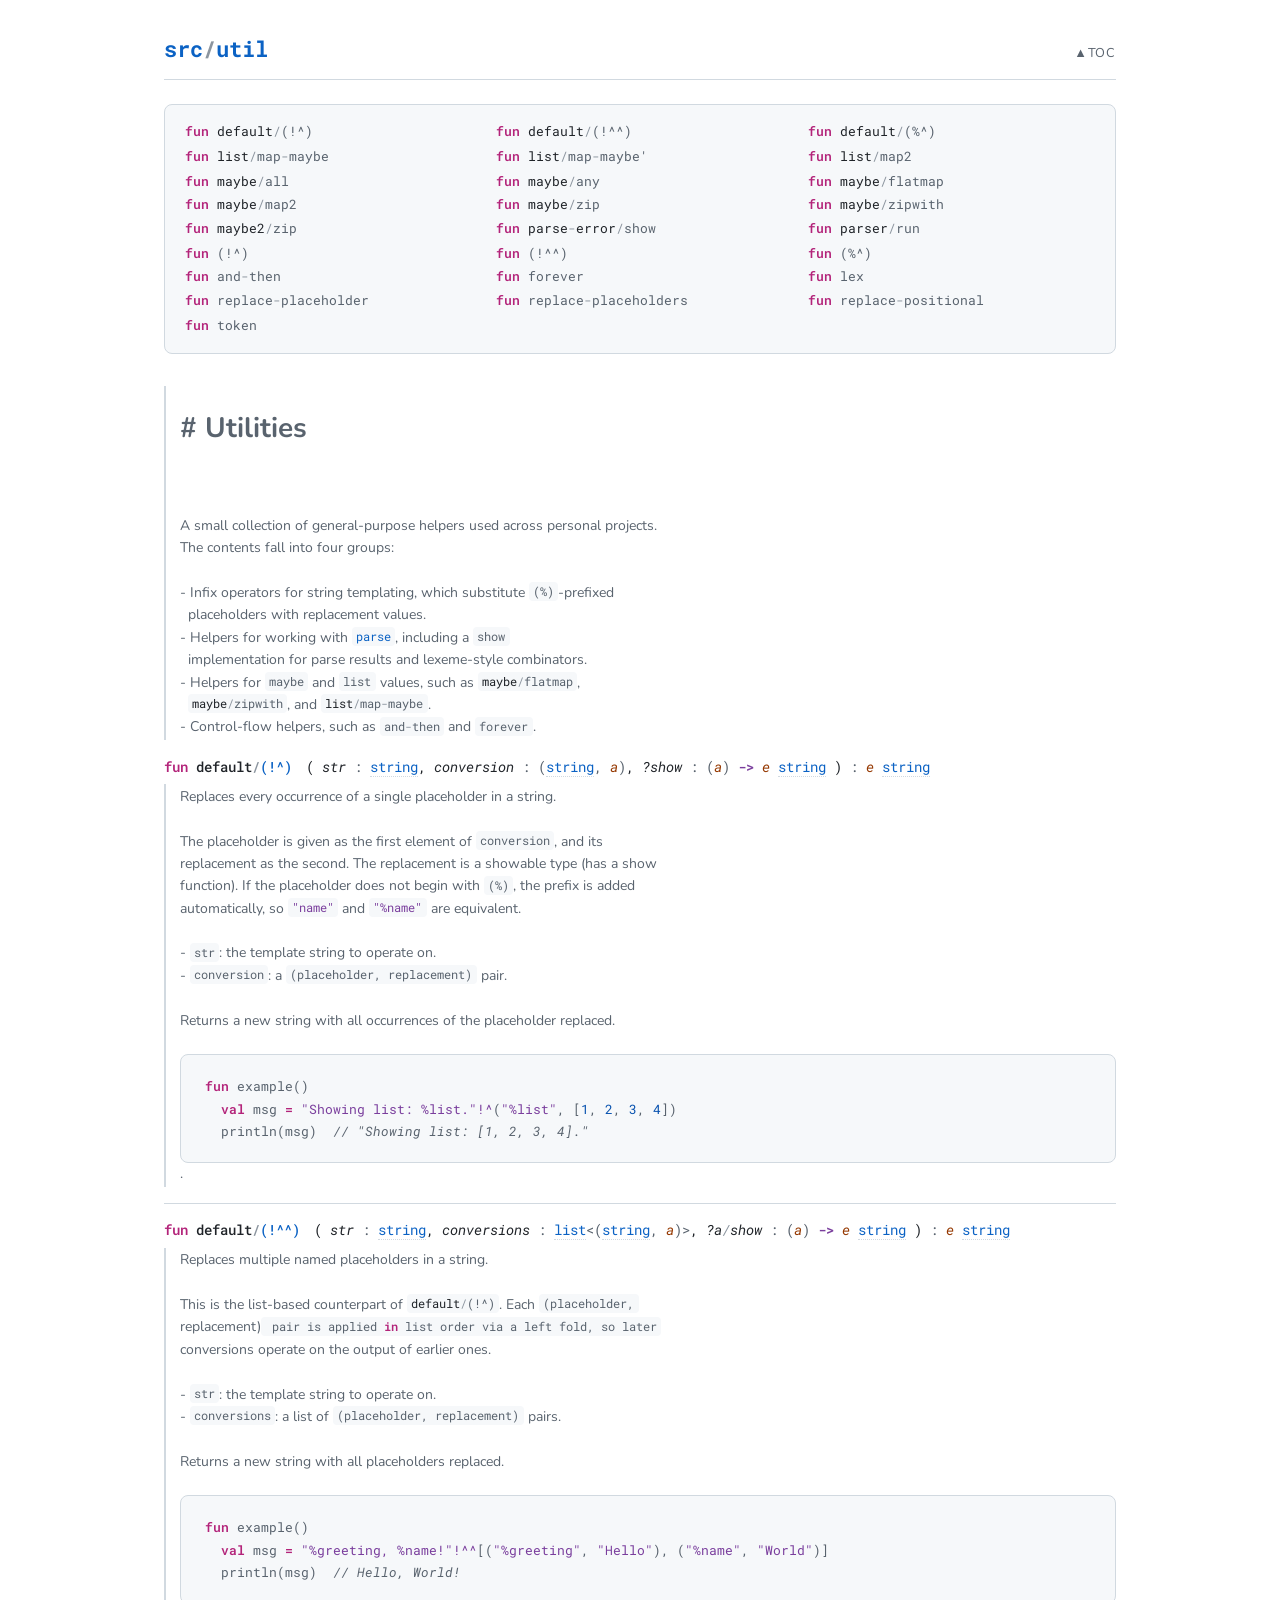
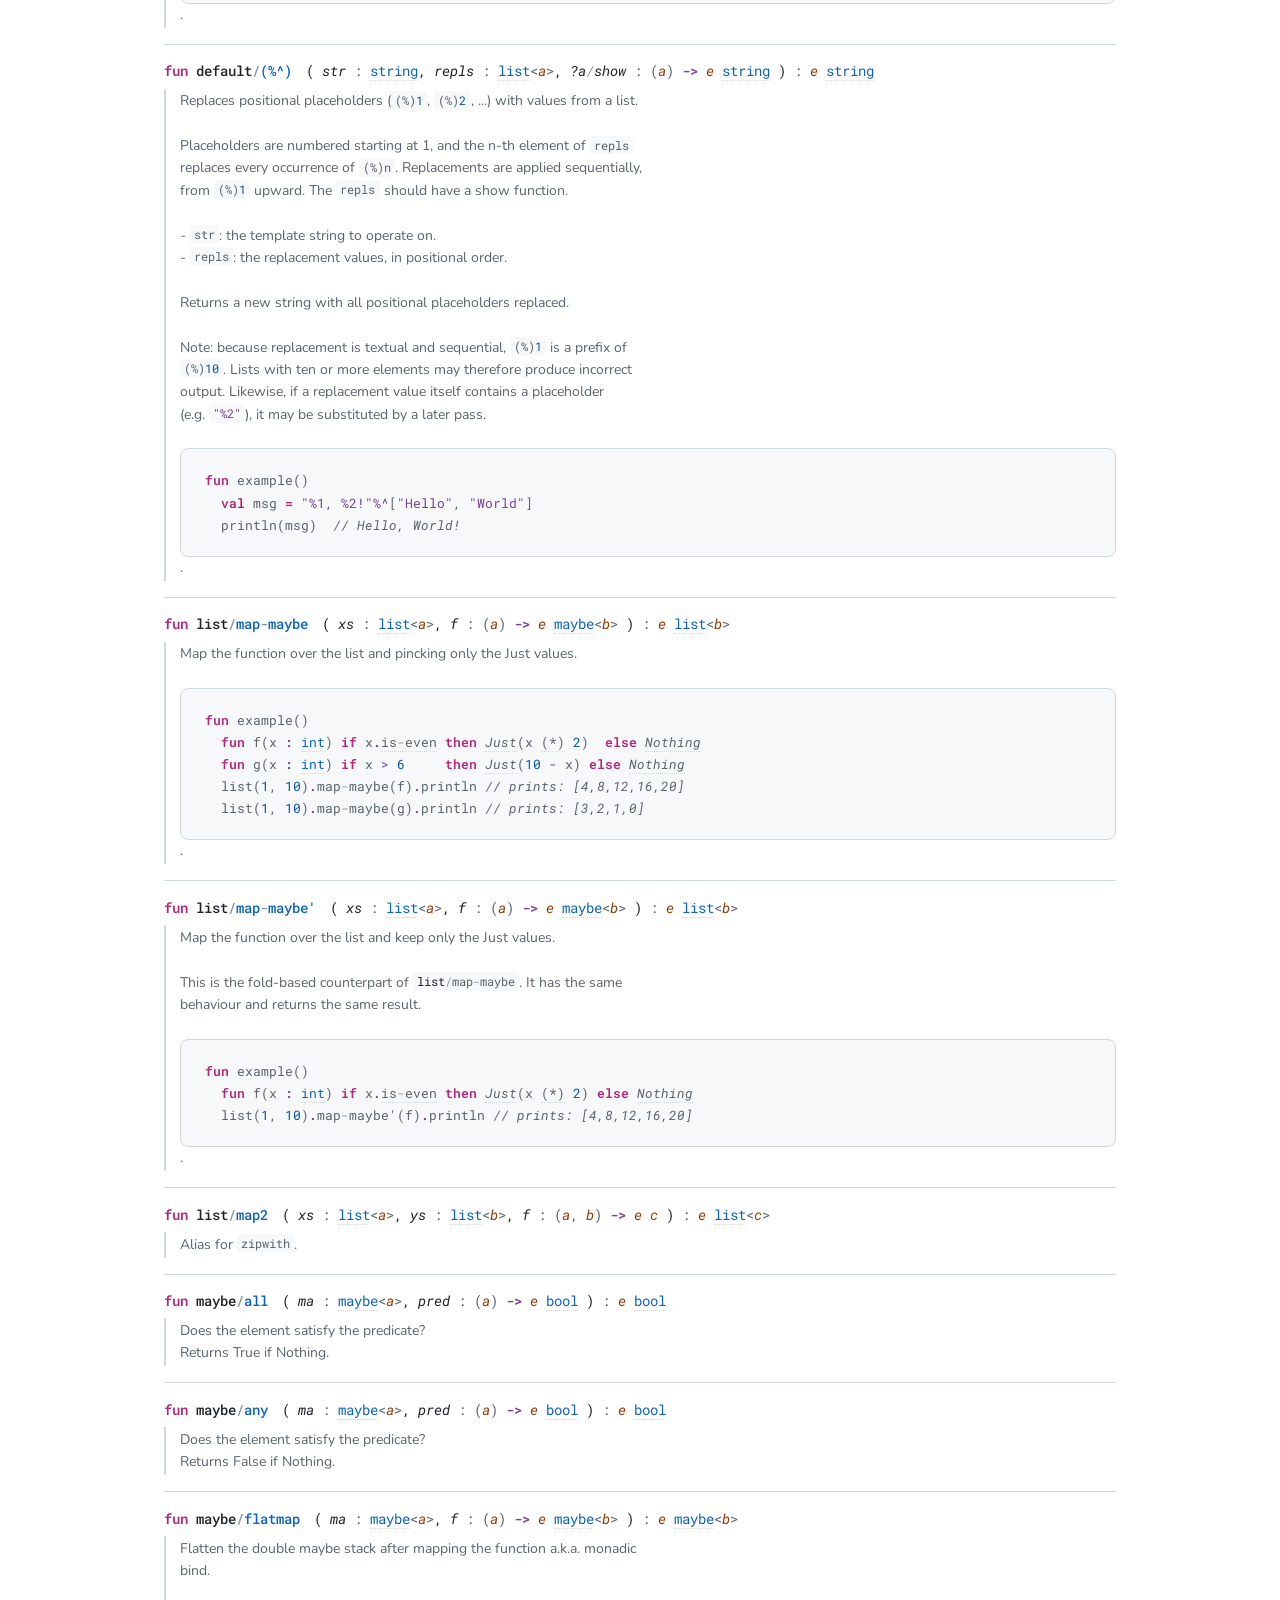
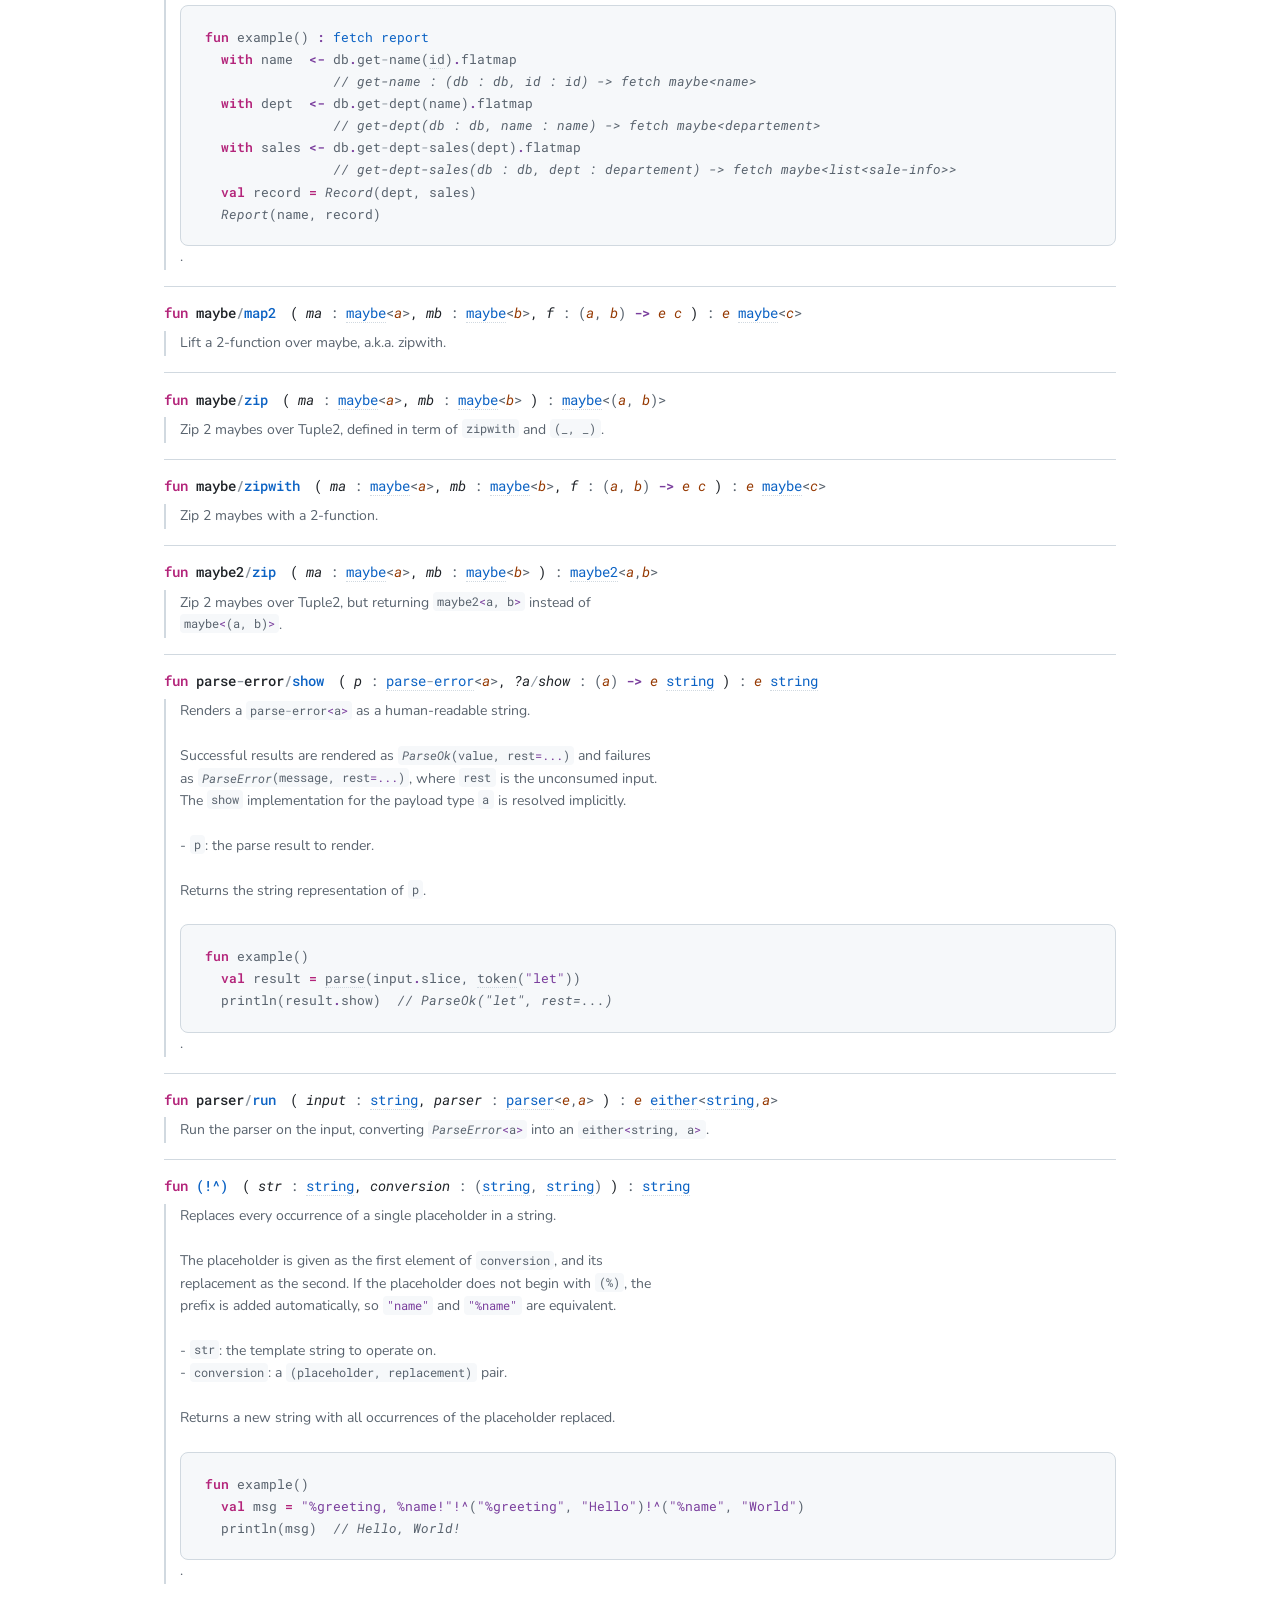
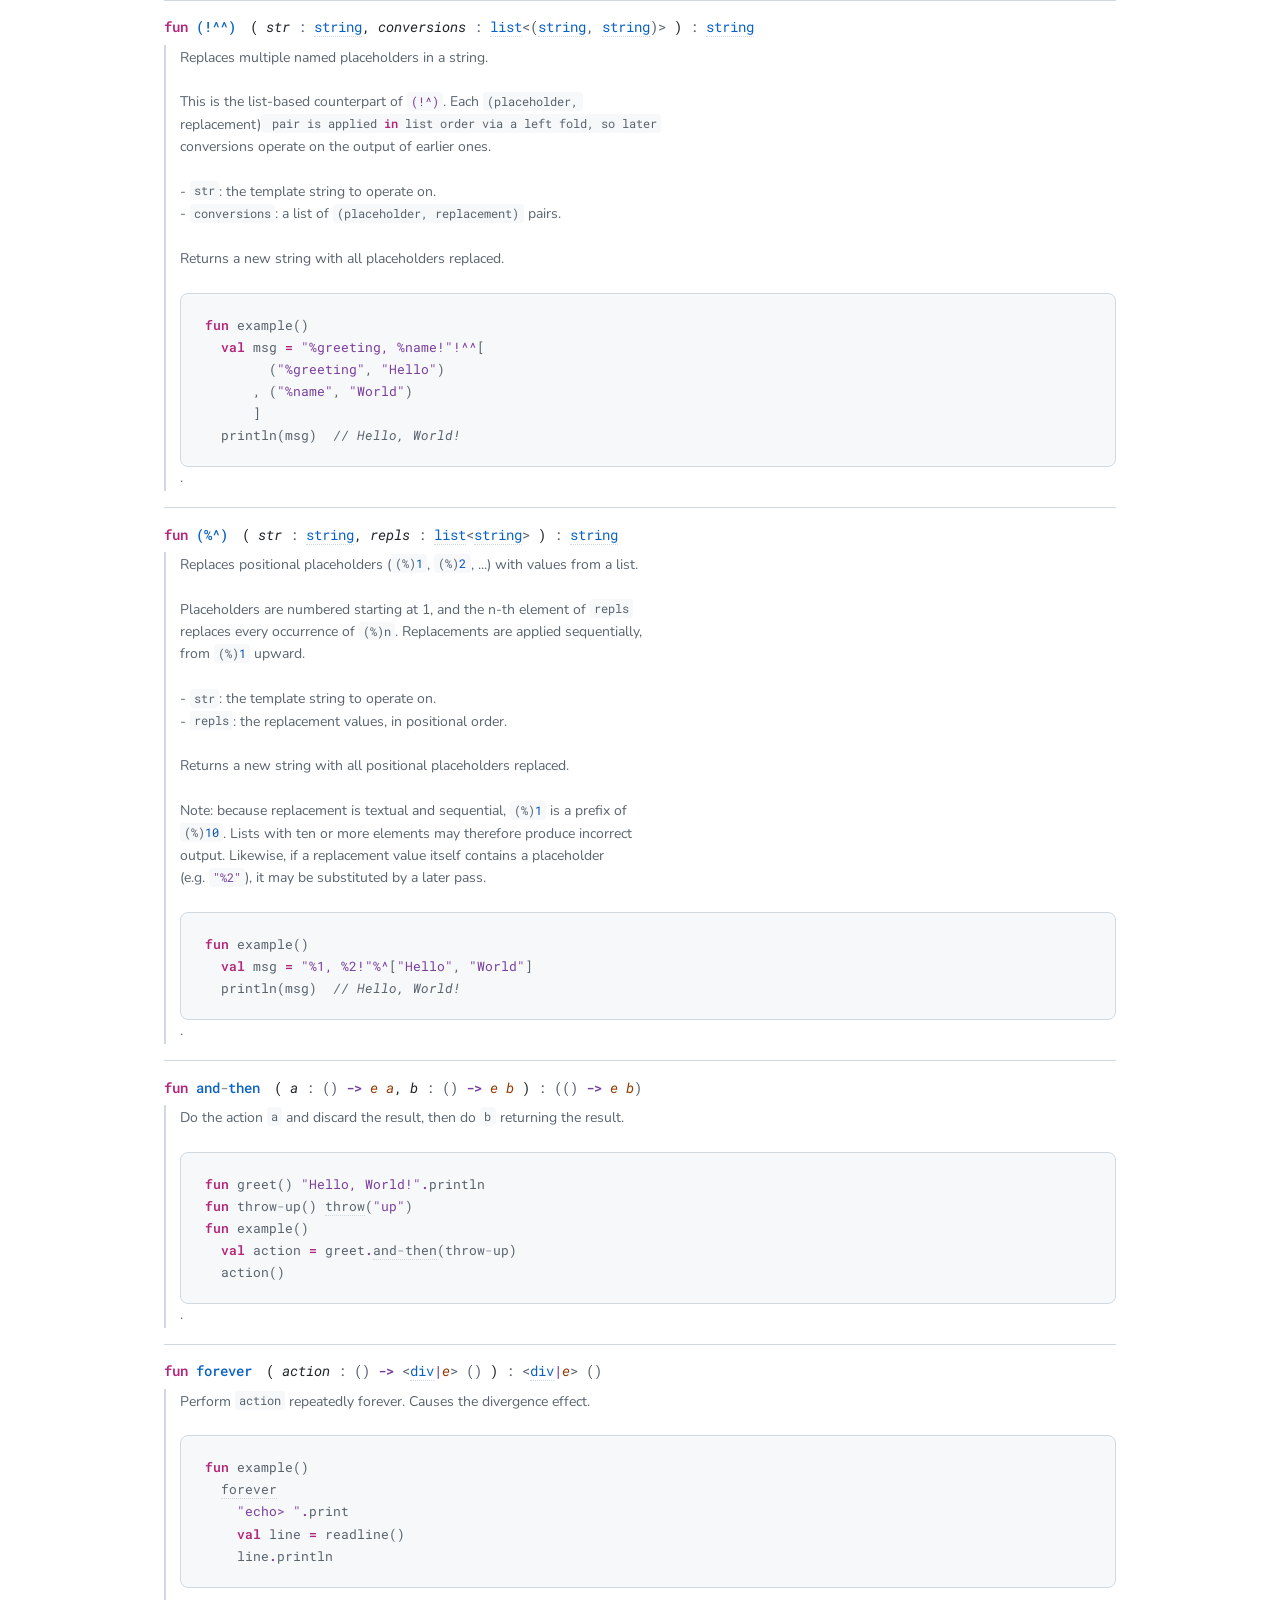
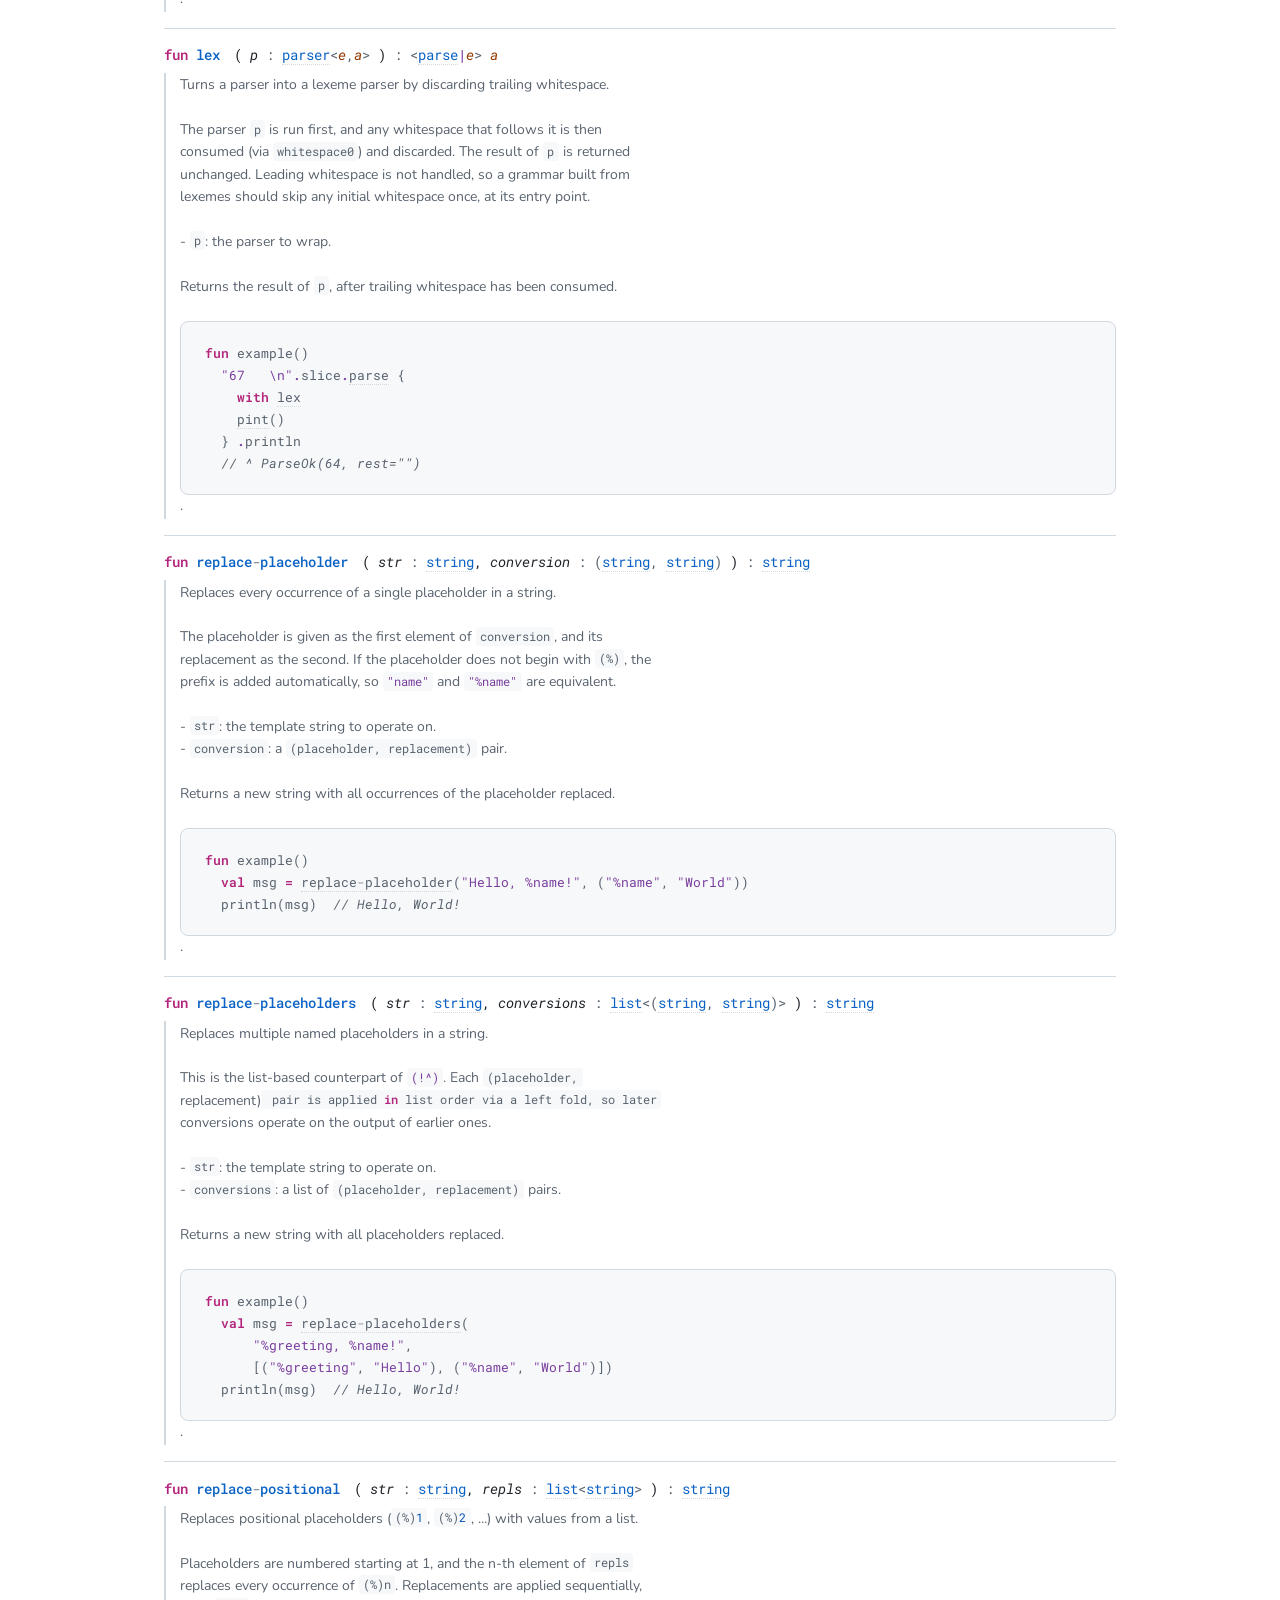
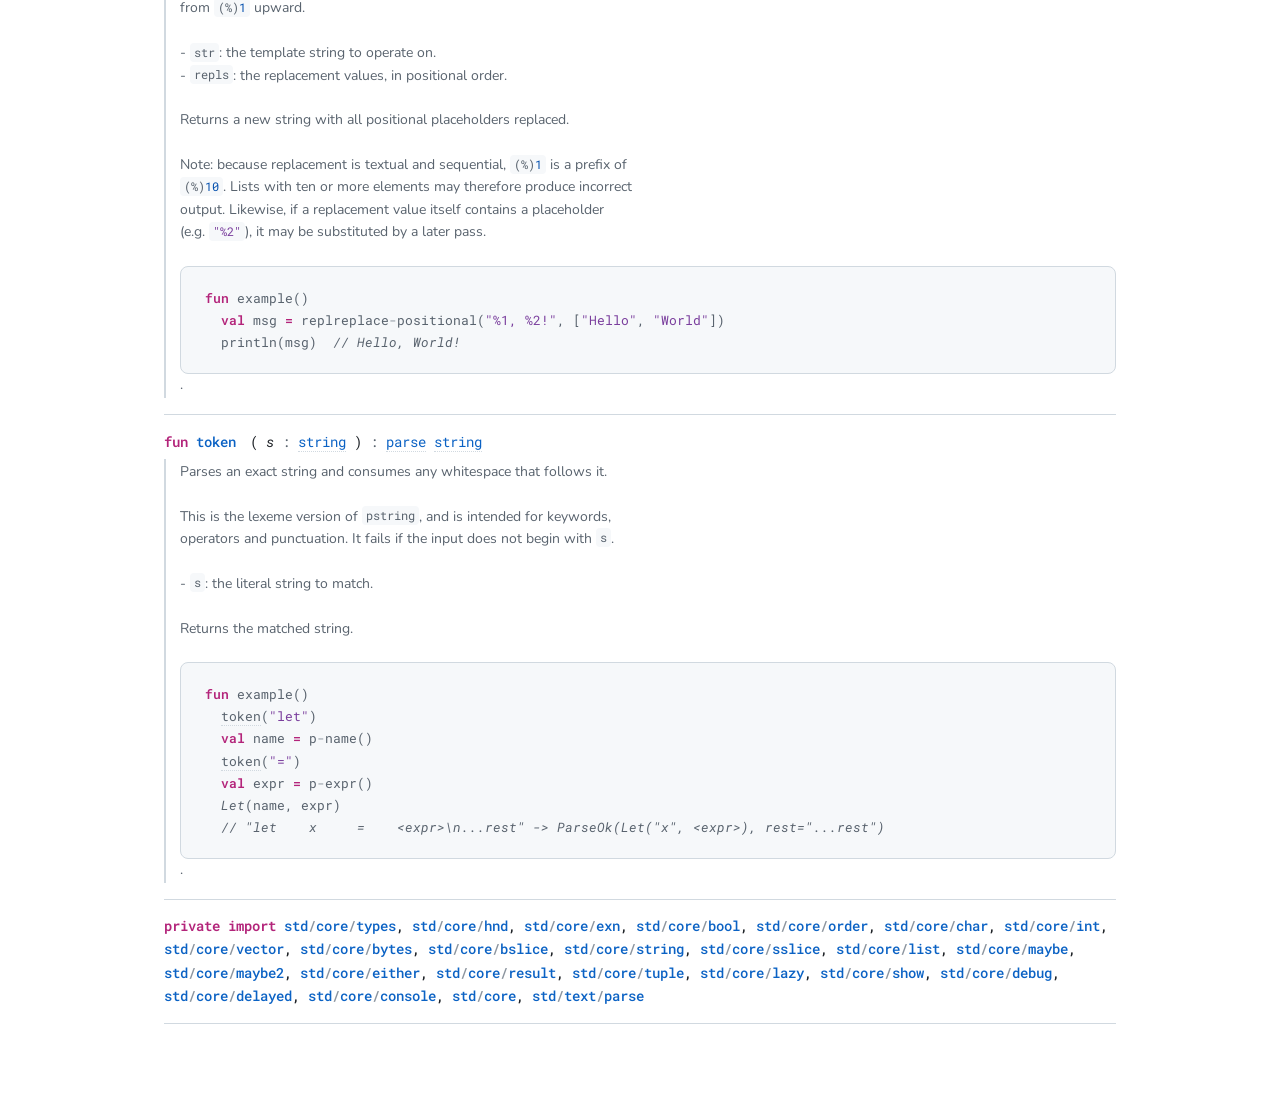
<file: docs/src_util.html>
<!DOCTYPE html>
<html>
<head>
<meta http-equiv="content-type" content="text/html; charset=UTF-8" />
<meta name="viewport" content="initial-scale=1.0" />

<style type="text/css">.koka .plaincode, .koka a.pp .pc { display: none; } .koka a.pp { color: inherit; text-decoration: none; }</style>
<link rel="stylesheet" type="text/css" href="styles/koka.css" />

<link rel="stylesheet" type="text/css" href="https://fonts.googleapis.com/css?family=Nunito:400,400italic,700,700italic" />
<link rel="stylesheet" type="text/css" href="https://fonts.googleapis.com/css?family=Roboto+Mono:400,500,700,400italic" />

<title>src/util documentation</title>
</head>

<body class="koka doc body madoko">
<h1 id="_null_"><a class="link" href="src_util-source.html"><span class="mo">src<span class="fslash">/</span>util</span></a><a class="link" href="toc.html"><span class="toc-link">&#x25b2;toc</span></a></h1>
<div class="toc code"><ul class="toc"><li><a class="link" href="#default_fs__excl__hat_"><span class="kw">fun</span>&nbsp;<span class="lq">default<span class="fslash">/</span></span>(!^)</a></li><li><a class="link" href="#default_fs__excl__hat__hat_"><span class="kw">fun</span>&nbsp;<span class="lq">default<span class="fslash">/</span></span>(!^^)</a></li><li><a class="link" href="#default_fs__perc__hat_"><span class="kw">fun</span>&nbsp;<span class="lq">default<span class="fslash">/</span></span>(%^)</a></li><li><a class="link" href="#list_fs_map_maybe"><span class="kw">fun</span>&nbsp;<span class="lq">list<span class="fslash">/</span></span>map<span class="dash">-</span>maybe</a></li><li><a class="link" href="#list_fs_map_maybe_sq_"><span class="kw">fun</span>&nbsp;<span class="lq">list<span class="fslash">/</span></span>map<span class="dash">-</span>maybe'</a></li><li><a class="link" href="#list_fs_map2"><span class="kw">fun</span>&nbsp;<span class="lq">list<span class="fslash">/</span></span>map2</a></li><li><a class="link" href="#maybe_fs_all"><span class="kw">fun</span>&nbsp;<span class="lq">maybe<span class="fslash">/</span></span>all</a></li><li><a class="link" href="#maybe_fs_any"><span class="kw">fun</span>&nbsp;<span class="lq">maybe<span class="fslash">/</span></span>any</a></li><li><a class="link" href="#maybe_fs_flatmap"><span class="kw">fun</span>&nbsp;<span class="lq">maybe<span class="fslash">/</span></span>flatmap</a></li></ul><ul class="toc"><li><a class="link" href="#maybe_fs_map2"><span class="kw">fun</span>&nbsp;<span class="lq">maybe<span class="fslash">/</span></span>map2</a></li><li><a class="link" href="#maybe_fs_zip"><span class="kw">fun</span>&nbsp;<span class="lq">maybe<span class="fslash">/</span></span>zip</a></li><li><a class="link" href="#maybe_fs_zipwith"><span class="kw">fun</span>&nbsp;<span class="lq">maybe<span class="fslash">/</span></span>zipwith</a></li><li><a class="link" href="#maybe2_fs_zip"><span class="kw">fun</span>&nbsp;<span class="lq">maybe2<span class="fslash">/</span></span>zip</a></li><li><a class="link" href="#parse_error_fs_show"><span class="kw">fun</span>&nbsp;<span class="lq">parse<span class="dash">-</span>error<span class="fslash">/</span></span>show</a></li><li><a class="link" href="#parser_fs_run"><span class="kw">fun</span>&nbsp;<span class="lq">parser<span class="fslash">/</span></span>run</a></li><li><a class="link" href="#_excl__hat_"><span class="kw">fun</span>&nbsp;(!^)</a></li><li><a class="link" href="#_excl__hat__hat_"><span class="kw">fun</span>&nbsp;(!^^)</a></li><li><a class="link" href="#_perc__hat_"><span class="kw">fun</span>&nbsp;(%^)</a></li></ul><ul class="toc"><li><a class="link" href="#and_then"><span class="kw">fun</span>&nbsp;and<span class="dash">-</span>then</a></li><li><a class="link" href="#forever"><span class="kw">fun</span>&nbsp;forever</a></li><li><a class="link" href="#lex"><span class="kw">fun</span>&nbsp;lex</a></li><li><a class="link" href="#replace_placeholder"><span class="kw">fun</span>&nbsp;replace<span class="dash">-</span>placeholder</a></li><li><a class="link" href="#replace_placeholders"><span class="kw">fun</span>&nbsp;replace<span class="dash">-</span>placeholders</a></li><li><a class="link" href="#replace_positional"><span class="kw">fun</span>&nbsp;replace<span class="dash">-</span>positional</a></li><li><a class="link" href="#token"><span class="kw">fun</span>&nbsp;token</a></li></ul></div>
<div class="doc koka comment"><h1 class="synopsis"># Utilities</h1>

A small collection of general-purpose helpers used across personal projects.
The contents fall into four groups:

- Infix operators for string templating, which substitute <code class="koka"><a class="pp" href="https://koka-lang.github.io/koka/doc/std_core_int.html#_perc_">(%)<span class="pc"><span class="mo">std<span class="fslash">/</span>core<span class="fslash">/</span>int<span class="fslash last">/</span></span>(%): <span class="tp sp">(</span><span class="tp">int</span><span class="tp sp">,</span> <span class="tp">int</span><span class="tp sp">)</span> <span class="tp kw op">-></span> <span class="tp">int</span></span></a></code>-prefixed
  placeholders with replacement values.
- Helpers for working with <code class="koka"><a class="doc link" href="https://koka-lang.github.io/koka/doc/std_text.html#parse">parse</a></code>, including a <code class="koka">show</code>
  implementation for parse results and lexeme-style combinators.
- Helpers for <code class="koka">maybe</code> and <code class="koka">list</code> values, such as <code class="koka"><a class="pp" href="#maybe_fs_flatmap"><span class="lq">maybe<span class="fslash">/</span></span>flatmap<span class="pc"><span class="mo">src<span class="fslash">/</span>util<span class="fslash last">/</span></span><span class="lq">maybe<span class="fslash">/</span></span>flatmap: <span class="tp kw">forall</span><span class="tp sp">&lt;</span><span class="tp tv">a</span><span class="tp sp">,</span><span class="tp tv">b</span><span class="tp sp">,</span><span class="tp tv">e</span><span class="tp sp">&gt;</span> <span class="tp sp">(</span><span class="tp tpp">ma</span> <span class="tp kw op">:</span> <span class="tp">maybe</span><span class="tp sp">&lt;</span><span class="tp tv">a</span><span class="tp sp">&gt;</span><span class="tp sp">,</span> <span class="tp tpp">f</span> <span class="tp kw op">:</span> <span class="tp sp">(</span><span class="tp tv">a</span><span class="tp sp">)</span> <span class="tp kw op">-></span> <span class="tp tv">e</span> <span class="tp">maybe</span><span class="tp sp">&lt;</span><span class="tp tv">b</span><span class="tp sp">&gt;</span><span class="tp sp">)</span> <span class="tp kw op">-></span> <span class="tp tv">e</span> <span class="tp">maybe</span><span class="tp sp">&lt;</span><span class="tp tv">b</span><span class="tp sp">&gt;</span></span></a></code>,
  <code class="koka"><a class="pp" href="#maybe_fs_zipwith"><span class="lq">maybe<span class="fslash">/</span></span>zipwith<span class="pc"><span class="mo">src<span class="fslash">/</span>util<span class="fslash last">/</span></span><span class="lq">maybe<span class="fslash">/</span></span>zipwith: <span class="tp kw">forall</span><span class="tp sp">&lt;</span><span class="tp tv">a</span><span class="tp sp">,</span><span class="tp tv">b</span><span class="tp sp">,</span><span class="tp tv">c</span><span class="tp sp">,</span><span class="tp tv">e</span><span class="tp sp">&gt;</span> <span class="tp sp">(</span><span class="tp tpp">ma</span> <span class="tp kw op">:</span> <span class="tp">maybe</span><span class="tp sp">&lt;</span><span class="tp tv">a</span><span class="tp sp">&gt;</span><span class="tp sp">,</span> <span class="tp tpp">mb</span> <span class="tp kw op">:</span> <span class="tp">maybe</span><span class="tp sp">&lt;</span><span class="tp tv">b</span><span class="tp sp">&gt;</span><span class="tp sp">,</span> <span class="tp tpp">f</span> <span class="tp kw op">:</span> <span class="tp sp">(</span><span class="tp tv">a</span><span class="tp sp">,</span> <span class="tp tv">b</span><span class="tp sp">)</span> <span class="tp kw op">-></span> <span class="tp tv">e</span> <span class="tp tv">c</span><span class="tp sp">)</span> <span class="tp kw op">-></span> <span class="tp tv">e</span> <span class="tp">maybe</span><span class="tp sp">&lt;</span><span class="tp tv">c</span><span class="tp sp">&gt;</span></span></a></code>, and <code class="koka"><a class="pp" href="#list_fs_map_maybe"><span class="lq">list<span class="fslash">/</span></span>map<span class="dash">-</span>maybe<span class="pc"><span class="mo">src<span class="fslash">/</span>util<span class="fslash last">/</span></span><span class="lq">list<span class="fslash">/</span></span>map<span class="dash">-</span>maybe: <span class="tp kw">forall</span><span class="tp sp">&lt;</span><span class="tp tv">a</span><span class="tp sp">,</span><span class="tp tv">b</span><span class="tp sp">,</span><span class="tp tv">e</span><span class="tp sp">&gt;</span> <span class="tp sp">(</span><span class="tp tpp">xs</span> <span class="tp kw op">:</span> <span class="tp">list</span><span class="tp sp">&lt;</span><span class="tp tv">a</span><span class="tp sp">&gt;</span><span class="tp sp">,</span> <span class="tp tpp">f</span> <span class="tp kw op">:</span> <span class="tp sp">(</span><span class="tp tv">a</span><span class="tp sp">)</span> <span class="tp kw op">-></span> <span class="tp tv">e</span> <span class="tp">maybe</span><span class="tp sp">&lt;</span><span class="tp tv">b</span><span class="tp sp">&gt;</span><span class="tp sp">)</span> <span class="tp kw op">-></span> <span class="tp tv">e</span> <span class="tp">list</span><span class="tp sp">&lt;</span><span class="tp tv">b</span><span class="tp sp">&gt;</span></span></a></code>.
- Control-flow helpers, such as <code class="koka"><a class="pp" href="#and_then">and<span class="dash">-</span>then<span class="pc"><span class="mo">src<span class="fslash">/</span>util<span class="fslash last">/</span></span>and<span class="dash">-</span>then: <span class="tp kw">forall</span><span class="tp sp">&lt;</span><span class="tp tv">a</span><span class="tp sp">,</span><span class="tp tv">b</span><span class="tp sp">,</span><span class="tp tv">e</span><span class="tp sp">&gt;</span> <span class="tp sp">(</span><span class="tp tpp">a</span> <span class="tp kw op">:</span> <span class="tp sp">(</span><span class="tp sp">)</span> <span class="tp kw op">-></span> <span class="tp tv">e</span> <span class="tp tv">a</span><span class="tp sp">,</span> <span class="tp tpp">b</span> <span class="tp kw op">:</span> <span class="tp sp">(</span><span class="tp sp">)</span> <span class="tp kw op">-></span> <span class="tp tv">e</span> <span class="tp tv">b</span><span class="tp sp">)</span> <span class="tp kw op">-></span> <span class="tp sp">(</span><span class="tp sp">(</span><span class="tp sp">)</span> <span class="tp kw op">-></span> <span class="tp tv">e</span> <span class="tp tv">b</span><span class="tp sp">)</span></span></a></code> and <code class="koka"><a class="pp" href="#forever">forever<span class="pc"><span class="mo">src<span class="fslash">/</span>util<span class="fslash last">/</span></span>forever: <span class="tp kw">forall</span><span class="tp sp">&lt;</span><span class="tp tv">e</span><span class="tp sp">&gt;</span> <span class="tp sp">(</span><span class="tp tpp">action</span> <span class="tp kw op">:</span> <span class="tp sp">(</span><span class="tp sp">)</span> <span class="tp kw op">-></span> <span class="tp sp">&lt;</span><span class="tp">div</span><span class="tp kw op">|</span><span class="tp tv">e</span><span class="tp sp">&gt;</span> <span class="tp sp">(</span><span class="tp sp">)</span><span class="tp sp">)</span> <span class="tp kw op">-></span> <span class="tp sp">&lt;</span><span class="tp">div</span><span class="tp kw op">|</span><span class="tp tv">e</span><span class="tp sp">&gt;</span> <span class="tp sp">(</span><span class="tp sp">)</span></span></a></code>.</div>
<div class="decl" id="default_fs__excl__hat_"><div class="header code"><span class="def"><span class="kw">fun</span>&nbsp;<a class="link" href="src_util-source.html#default_fs__excl__hat_"><span class="lq">default<span class="fslash">/</span></span>(!^)</a></span>( <span class="tp tpp">str</span> <span class="tp sp">:</span>&nbsp;<a class="pp" href="https://koka-lang.github.io/koka/doc/std_core_types.html#type_space_string"><span class="tp">string</span><span class="pc"><span class="mo">std<span class="fslash">/</span>core<span class="fslash">/</span>types<span class="fslash last">/</span></span>string: <span class="co">V</span></span></a>, <span class="tp tpp">conversion</span> <span class="tp sp">:</span>&nbsp;<span class="tp sp">(</span><a class="pp" href="https://koka-lang.github.io/koka/doc/std_core_types.html#type_space_string"><span class="tp">string</span><span class="pc"><span class="mo">std<span class="fslash">/</span>core<span class="fslash">/</span>types<span class="fslash last">/</span></span>string: <span class="co">V</span></span></a><span class="tp sp">,</span> <span class="tp tv">a</span><span class="tp sp">)</span>, <span class="tp tpp"><span class="lq">?</span>show</span> <span class="tp sp">:</span>&nbsp;<span class="tp sp">(</span><span class="tp tv">a</span><span class="tp sp">)</span> <span class="tp kw op">-></span> <span class="tp tv">e</span> <a class="pp" href="https://koka-lang.github.io/koka/doc/std_core_types.html#type_space_string"><span class="tp">string</span><span class="pc"><span class="mo">std<span class="fslash">/</span>core<span class="fslash">/</span>types<span class="fslash last">/</span></span>string: <span class="co">V</span></span></a> ) <span class="tp sp">:</span>&nbsp;<span class="tp tv">e</span> <a class="pp" href="https://koka-lang.github.io/koka/doc/std_core_types.html#type_space_string"><span class="tp">string</span><span class="pc"><span class="mo">std<span class="fslash">/</span>core<span class="fslash">/</span>types<span class="fslash last">/</span></span>string: <span class="co">V</span></span></a></div><div class="doc koka comment">Replaces every occurrence of a single placeholder in a string.

The placeholder is given as the first element of <code class="koka">conversion</code>, and its
replacement as the second. The replacement is a showable type (has a show
function). If the placeholder does not begin with <code class="koka"><a class="pp" href="https://koka-lang.github.io/koka/doc/std_core_int.html#_perc_">(%)<span class="pc"><span class="mo">std<span class="fslash">/</span>core<span class="fslash">/</span>int<span class="fslash last">/</span></span>(%): <span class="tp sp">(</span><span class="tp">int</span><span class="tp sp">,</span> <span class="tp">int</span><span class="tp sp">)</span> <span class="tp kw op">-></span> <span class="tp">int</span></span></a></code>, the prefix is added
automatically, so <code class="koka"><span class="st">"name"</span></code> and <code class="koka"><span class="st">"%name"</span></code> are equivalent.

- <code class="koka">str</code>: the template string to operate on.
- <code class="koka">conversion</code>: a <code class="koka">(placeholder, replacement)</code> pair.

Returns a new string with all occurrences of the placeholder replaced.

<pre class="koka source"><span class="plaincode">fun example()
  val msg = "Showing list: %list."!^("%list", [1, 2, 3, 4])
  println(msg)  // "Showing list: [1, 2, 3, 4]."
</span><span class="nicecode"><span class="kw">fun</span> example()
  <span class="kw">val</span> msg <span class="kw">=</span> <span class="st">"Showing list: %list."</span><span class="op">!^</span>(<span class="st">"%list"</span>, [<span class="number">1</span>, <span class="number">2</span>, <span class="number">3</span>, <span class="number">4</span>])
  println(msg)  <span class="comment">// "Showing list: [1, 2, 3, 4]."
</span></span></pre>.</div></div>
<div class="decl" id="default_fs__excl__hat__hat_"><div class="header code"><span class="def"><span class="kw">fun</span>&nbsp;<a class="link" href="src_util-source.html#default_fs__excl__hat__hat_"><span class="lq">default<span class="fslash">/</span></span>(!^^)</a></span>( <span class="tp tpp">str</span> <span class="tp sp">:</span>&nbsp;<a class="pp" href="https://koka-lang.github.io/koka/doc/std_core_types.html#type_space_string"><span class="tp">string</span><span class="pc"><span class="mo">std<span class="fslash">/</span>core<span class="fslash">/</span>types<span class="fslash last">/</span></span>string: <span class="co">V</span></span></a>, <span class="tp tpp">conversions</span> <span class="tp sp">:</span>&nbsp;<a class="pp" href="https://koka-lang.github.io/koka/doc/std_core_types.html#type_space_list"><span class="tp">list</span><span class="pc"><span class="mo">std<span class="fslash">/</span>core<span class="fslash">/</span>types<span class="fslash last">/</span></span>list: <span class="co">V</span> <span class="kw op">-></span> <span class="co">V</span></span></a><span class="tp sp">&lt;</span><span class="tp sp">(</span><a class="pp" href="https://koka-lang.github.io/koka/doc/std_core_types.html#type_space_string"><span class="tp">string</span><span class="pc"><span class="mo">std<span class="fslash">/</span>core<span class="fslash">/</span>types<span class="fslash last">/</span></span>string: <span class="co">V</span></span></a><span class="tp sp">,</span> <span class="tp tv">a</span><span class="tp sp">)</span><span class="tp sp">&gt;</span>, <span class="tp tpp"><span class="lq">?</span><span class="lq">a<span class="fslash">/</span></span>show</span> <span class="tp sp">:</span>&nbsp;<span class="tp sp">(</span><span class="tp tv">a</span><span class="tp sp">)</span> <span class="tp kw op">-></span> <span class="tp tv">e</span> <a class="pp" href="https://koka-lang.github.io/koka/doc/std_core_types.html#type_space_string"><span class="tp">string</span><span class="pc"><span class="mo">std<span class="fslash">/</span>core<span class="fslash">/</span>types<span class="fslash last">/</span></span>string: <span class="co">V</span></span></a> ) <span class="tp sp">:</span>&nbsp;<span class="tp tv">e</span> <a class="pp" href="https://koka-lang.github.io/koka/doc/std_core_types.html#type_space_string"><span class="tp">string</span><span class="pc"><span class="mo">std<span class="fslash">/</span>core<span class="fslash">/</span>types<span class="fslash last">/</span></span>string: <span class="co">V</span></span></a></div><div class="doc koka comment">Replaces multiple named placeholders in a string.

This is the list-based counterpart of <code class="koka"><a class="pp" href="#default_fs__excl__hat_"><span class="lq">default<span class="fslash">/</span></span>(!^)<span class="pc"><span class="mo">src<span class="fslash">/</span>util<span class="fslash last">/</span></span><span class="lq">default<span class="fslash">/</span></span>(!^): <span class="tp kw">forall</span><span class="tp sp">&lt;</span><span class="tp tv">a</span><span class="tp sp">,</span><span class="tp tv">e</span><span class="tp sp">&gt;</span> <span class="tp sp">(</span><span class="tp tpp">str</span> <span class="tp kw op">:</span> <span class="tp">string</span><span class="tp sp">,</span> <span class="tp tpp">conversion</span> <span class="tp kw op">:</span> <span class="tp sp">(</span><span class="tp">string</span><span class="tp sp">,</span> <span class="tp tv">a</span><span class="tp sp">)</span><span class="tp sp">,</span> <span class="tp tpp">@implicit<span class="fslash">/</span>show</span> <span class="tp kw op">:</span> <span class="tp sp">(</span><span class="tp tv">a</span><span class="tp sp">)</span> <span class="tp kw op">-></span> <span class="tp tv">e</span> <span class="tp">string</span><span class="tp sp">)</span> <span class="tp kw op">-></span> <span class="tp tv">e</span> <span class="tp">string</span></span></a></code>. Each <code class="koka">(placeholder,</code>
replacement)<code class="koka"> pair is applied <span class="kw">in</span> list <a class="pp" href="https://koka-lang.github.io/koka/doc/std_core_int.html#order">order<span class="pc"><span class="mo">std<span class="fslash">/</span>core<span class="fslash">/</span>int<span class="fslash last">/</span></span>order: <span class="tp sp">(</span><span class="tp tpp">i</span> <span class="tp kw op">:</span> <span class="tp">int</span><span class="tp sp">)</span> <span class="tp kw op">-></span> <span class="tp">order</span></span></a> via a left fold, so later</code>
conversions operate on the output of earlier ones.

- <code class="koka">str</code>: the template string to operate on.
- <code class="koka">conversions</code>: a list of <code class="koka">(placeholder, replacement)</code> pairs.

Returns a new string with all placeholders replaced.

<pre class="koka source"><span class="plaincode">fun example()
  val msg = "%greeting, %name!"!^^[("%greeting", "Hello"), ("%name", "World")]
  println(msg)  // Hello, World!
</span><span class="nicecode"><span class="kw">fun</span> example()
  <span class="kw">val</span> msg <span class="kw">=</span> <span class="st">"%greeting, %name!"</span><span class="op">!^^</span>[(<span class="st">"%greeting"</span>, <span class="st">"Hello"</span>), (<span class="st">"%name"</span>, <span class="st">"World"</span>)]
  println(msg)  <span class="comment">// Hello, World!
</span></span></pre>.</div></div>
<div class="decl" id="default_fs__perc__hat_"><div class="header code"><span class="def"><span class="kw">fun</span>&nbsp;<a class="link" href="src_util-source.html#default_fs__perc__hat_"><span class="lq">default<span class="fslash">/</span></span>(%^)</a></span>( <span class="tp tpp">str</span> <span class="tp sp">:</span>&nbsp;<a class="pp" href="https://koka-lang.github.io/koka/doc/std_core_types.html#type_space_string"><span class="tp">string</span><span class="pc"><span class="mo">std<span class="fslash">/</span>core<span class="fslash">/</span>types<span class="fslash last">/</span></span>string: <span class="co">V</span></span></a>, <span class="tp tpp">repls</span> <span class="tp sp">:</span>&nbsp;<a class="pp" href="https://koka-lang.github.io/koka/doc/std_core_types.html#type_space_list"><span class="tp">list</span><span class="pc"><span class="mo">std<span class="fslash">/</span>core<span class="fslash">/</span>types<span class="fslash last">/</span></span>list: <span class="co">V</span> <span class="kw op">-></span> <span class="co">V</span></span></a><span class="tp sp">&lt;</span><span class="tp tv">a</span><span class="tp sp">&gt;</span>, <span class="tp tpp"><span class="lq">?</span><span class="lq">a<span class="fslash">/</span></span>show</span> <span class="tp sp">:</span>&nbsp;<span class="tp sp">(</span><span class="tp tv">a</span><span class="tp sp">)</span> <span class="tp kw op">-></span> <span class="tp tv">e</span> <a class="pp" href="https://koka-lang.github.io/koka/doc/std_core_types.html#type_space_string"><span class="tp">string</span><span class="pc"><span class="mo">std<span class="fslash">/</span>core<span class="fslash">/</span>types<span class="fslash last">/</span></span>string: <span class="co">V</span></span></a> ) <span class="tp sp">:</span>&nbsp;<span class="tp tv">e</span> <a class="pp" href="https://koka-lang.github.io/koka/doc/std_core_types.html#type_space_string"><span class="tp">string</span><span class="pc"><span class="mo">std<span class="fslash">/</span>core<span class="fslash">/</span>types<span class="fslash last">/</span></span>string: <span class="co">V</span></span></a></div><div class="doc koka comment">Replaces positional placeholders (<code class="koka"><a class="pp" href="https://koka-lang.github.io/koka/doc/std_core_int.html#_perc_">(%)<span class="pc"><span class="mo">std<span class="fslash">/</span>core<span class="fslash">/</span>int<span class="fslash last">/</span></span>(%): <span class="tp sp">(</span><span class="tp">int</span><span class="tp sp">,</span> <span class="tp">int</span><span class="tp sp">)</span> <span class="tp kw op">-></span> <span class="tp">int</span></span></a><span class="number">1</span></code>, <code class="koka"><a class="pp" href="https://koka-lang.github.io/koka/doc/std_core_int.html#_perc_">(%)<span class="pc"><span class="mo">std<span class="fslash">/</span>core<span class="fslash">/</span>int<span class="fslash last">/</span></span>(%): <span class="tp sp">(</span><span class="tp">int</span><span class="tp sp">,</span> <span class="tp">int</span><span class="tp sp">)</span> <span class="tp kw op">-></span> <span class="tp">int</span></span></a><span class="number">2</span></code>, ...) with values from a list.

Placeholders are numbered starting at 1, and the n-th element of <code class="koka">repls</code>
replaces every occurrence of <code class="koka"><a class="pp" href="https://koka-lang.github.io/koka/doc/std_core_int.html#_perc_">(%)<span class="pc"><span class="mo">std<span class="fslash">/</span>core<span class="fslash">/</span>int<span class="fslash last">/</span></span>(%): <span class="tp sp">(</span><span class="tp">int</span><span class="tp sp">,</span> <span class="tp">int</span><span class="tp sp">)</span> <span class="tp kw op">-></span> <span class="tp">int</span></span></a>n</code>. Replacements are applied sequentially,
from <code class="koka"><a class="pp" href="https://koka-lang.github.io/koka/doc/std_core_int.html#_perc_">(%)<span class="pc"><span class="mo">std<span class="fslash">/</span>core<span class="fslash">/</span>int<span class="fslash last">/</span></span>(%): <span class="tp sp">(</span><span class="tp">int</span><span class="tp sp">,</span> <span class="tp">int</span><span class="tp sp">)</span> <span class="tp kw op">-></span> <span class="tp">int</span></span></a><span class="number">1</span></code> upward. The <code class="koka">repls</code> should have a show function.

- <code class="koka">str</code>: the template string to operate on.
- <code class="koka">repls</code>: the replacement values, in positional order.

Returns a new string with all positional placeholders replaced.

Note: because replacement is textual and sequential, <code class="koka"><a class="pp" href="https://koka-lang.github.io/koka/doc/std_core_int.html#_perc_">(%)<span class="pc"><span class="mo">std<span class="fslash">/</span>core<span class="fslash">/</span>int<span class="fslash last">/</span></span>(%): <span class="tp sp">(</span><span class="tp">int</span><span class="tp sp">,</span> <span class="tp">int</span><span class="tp sp">)</span> <span class="tp kw op">-></span> <span class="tp">int</span></span></a><span class="number">1</span></code> is a prefix of
<code class="koka"><a class="pp" href="https://koka-lang.github.io/koka/doc/std_core_int.html#_perc_">(%)<span class="pc"><span class="mo">std<span class="fslash">/</span>core<span class="fslash">/</span>int<span class="fslash last">/</span></span>(%): <span class="tp sp">(</span><span class="tp">int</span><span class="tp sp">,</span> <span class="tp">int</span><span class="tp sp">)</span> <span class="tp kw op">-></span> <span class="tp">int</span></span></a><span class="number">10</span></code>. Lists with ten or more elements may therefore produce incorrect
output. Likewise, if a replacement value itself contains a placeholder
(e.g. <code class="koka"><span class="st">"%2"</span></code>), it may be substituted by a later pass.

<pre class="koka source"><span class="plaincode">fun example()
  val msg = "%1, %2!"%^["Hello", "World"]
  println(msg)  // Hello, World!
</span><span class="nicecode"><span class="kw">fun</span> example()
  <span class="kw">val</span> msg <span class="kw">=</span> <span class="st">"%1, %2!"</span><span class="op">%^</span>[<span class="st">"Hello"</span>, <span class="st">"World"</span>]
  println(msg)  <span class="comment">// Hello, World!
</span></span></pre>.</div></div>
<div class="decl" id="list_fs_map_maybe"><div class="header code"><span class="def"><span class="kw">fun</span>&nbsp;<a class="link" href="src_util-source.html#list_fs_map_maybe"><span class="lq">list<span class="fslash">/</span></span>map<span class="dash">-</span>maybe</a></span>( <span class="tp tpp">xs</span> <span class="tp sp">:</span>&nbsp;<a class="pp" href="https://koka-lang.github.io/koka/doc/std_core_types.html#type_space_list"><span class="tp">list</span><span class="pc"><span class="mo">std<span class="fslash">/</span>core<span class="fslash">/</span>types<span class="fslash last">/</span></span>list: <span class="co">V</span> <span class="kw op">-></span> <span class="co">V</span></span></a><span class="tp sp">&lt;</span><span class="tp tv">a</span><span class="tp sp">&gt;</span>, <span class="tp tpp">f</span> <span class="tp sp">:</span>&nbsp;<span class="tp sp">(</span><span class="tp tv">a</span><span class="tp sp">)</span> <span class="tp kw op">-></span> <span class="tp tv">e</span> <a class="pp" href="https://koka-lang.github.io/koka/doc/std_core_types.html#type_space_maybe"><span class="tp">maybe</span><span class="pc"><span class="mo">std<span class="fslash">/</span>core<span class="fslash">/</span>types<span class="fslash last">/</span></span>maybe: <span class="co">V</span> <span class="kw op">-></span> <span class="co">V</span></span></a><span class="tp sp">&lt;</span><span class="tp tv">b</span><span class="tp sp">&gt;</span> ) <span class="tp sp">:</span>&nbsp;<span class="tp tv">e</span> <a class="pp" href="https://koka-lang.github.io/koka/doc/std_core_types.html#type_space_list"><span class="tp">list</span><span class="pc"><span class="mo">std<span class="fslash">/</span>core<span class="fslash">/</span>types<span class="fslash last">/</span></span>list: <span class="co">V</span> <span class="kw op">-></span> <span class="co">V</span></span></a><span class="tp sp">&lt;</span><span class="tp tv">b</span><span class="tp sp">&gt;</span></div><div class="doc koka comment">Map the function over the list and pincking only the Just values.

<pre class="koka source"><span class="plaincode">fun example()
  fun f(x : int) if x.is-even then Just(x &#42; 2)  else Nothing
  fun g(x : int) if x &gt; 6     then Just(10 - x) else Nothing
  list(1, 10).map-maybe(f).println // prints: [4,8,12,16,20]
  list(1, 10).map-maybe(g).println // prints: [3,2,1,0]
</span><span class="nicecode"><span class="kw">fun</span> example()
  <span class="kw">fun</span> f(x <span class="tp kw op">:</span> <a class="pp" href="https://koka-lang.github.io/koka/doc/std_core_types.html#type_space_int"><span class="tp">int</span><span class="pc"><span class="mo">std<span class="fslash">/</span>core<span class="fslash">/</span>types<span class="fslash last">/</span></span>int: <span class="co">V</span></span></a>) <span class="kw">if</span> x<span class="kw op">.</span><a class="pp" href="https://koka-lang.github.io/koka/doc/std_core_int.html#is_even">is<span class="dash">-</span>even<span class="pc"><span class="mo">std<span class="fslash">/</span>core<span class="fslash">/</span>int<span class="fslash last">/</span></span>is<span class="dash">-</span>even: <span class="tp sp">(</span><span class="tp tpp">i</span> <span class="tp kw op">:</span> <span class="tp">int</span><span class="tp sp">)</span> <span class="tp kw op">-></span> <span class="tp">bool</span></span></a> <span class="kw">then</span> <a class="pp" href="https://koka-lang.github.io/koka/doc/std_core_types.html#con_space_Just"><span class="co">Just</span><span class="pc"><span class="mo">std<span class="fslash">/</span>core<span class="fslash">/</span>types<span class="fslash last">/</span></span>Just: <span class="tp kw">forall</span><span class="tp sp">&lt;</span><span class="tp tv">a</span><span class="tp sp">&gt;</span> <span class="tp sp">(</span><span class="tp tpp">value</span> <span class="tp kw op">:</span> <span class="tp tv">a</span><span class="tp sp">)</span> <span class="tp kw op">-></span> <span class="tp">maybe</span><span class="tp sp">&lt;</span><span class="tp tv">a</span><span class="tp sp">&gt;</span></span></a>(x <a class="pp" href="https://koka-lang.github.io/koka/doc/std_core_int.html#_star_">(&#42;)<span class="pc"><span class="mo">std<span class="fslash">/</span>core<span class="fslash">/</span>int<span class="fslash last">/</span></span>(&#42;): <span class="tp sp">(</span><span class="tp">int</span><span class="tp sp">,</span> <span class="tp">int</span><span class="tp sp">)</span> <span class="tp kw op">-></span> <span class="tp">int</span></span></a> <span class="number">2</span>)  <span class="kw">else</span> <a class="pp" href="https://koka-lang.github.io/koka/doc/std_core_types.html#con_space_Nothing"><span class="co">Nothing</span><span class="pc"><span class="mo">std<span class="fslash">/</span>core<span class="fslash">/</span>types<span class="fslash last">/</span></span>Nothing: <span class="tp kw">forall</span><span class="tp sp">&lt;</span><span class="tp tv">a</span><span class="tp sp">&gt;</span> <span class="tp">maybe</span><span class="tp sp">&lt;</span><span class="tp tv">a</span><span class="tp sp">&gt;</span></span></a>
  <span class="kw">fun</span> g(x <span class="tp kw op">:</span> <a class="pp" href="https://koka-lang.github.io/koka/doc/std_core_types.html#type_space_int"><span class="tp">int</span><span class="pc"><span class="mo">std<span class="fslash">/</span>core<span class="fslash">/</span>types<span class="fslash last">/</span></span>int: <span class="co">V</span></span></a>) <span class="kw">if</span> x <span class="op">&gt;</span> <span class="number">6</span>     <span class="kw">then</span> <a class="pp" href="https://koka-lang.github.io/koka/doc/std_core_types.html#con_space_Just"><span class="co">Just</span><span class="pc"><span class="mo">std<span class="fslash">/</span>core<span class="fslash">/</span>types<span class="fslash last">/</span></span>Just: <span class="tp kw">forall</span><span class="tp sp">&lt;</span><span class="tp tv">a</span><span class="tp sp">&gt;</span> <span class="tp sp">(</span><span class="tp tpp">value</span> <span class="tp kw op">:</span> <span class="tp tv">a</span><span class="tp sp">)</span> <span class="tp kw op">-></span> <span class="tp">maybe</span><span class="tp sp">&lt;</span><span class="tp tv">a</span><span class="tp sp">&gt;</span></span></a>(<span class="number">10</span> <span class="op"><span class="minus">-</span></span> x) <span class="kw">else</span> <a class="pp" href="https://koka-lang.github.io/koka/doc/std_core_types.html#con_space_Nothing"><span class="co">Nothing</span><span class="pc"><span class="mo">std<span class="fslash">/</span>core<span class="fslash">/</span>types<span class="fslash last">/</span></span>Nothing: <span class="tp kw">forall</span><span class="tp sp">&lt;</span><span class="tp tv">a</span><span class="tp sp">&gt;</span> <span class="tp">maybe</span><span class="tp sp">&lt;</span><span class="tp tv">a</span><span class="tp sp">&gt;</span></span></a>
  list(<span class="number">1</span>, <span class="number">10</span>)<span class="kw op">.</span>map<span class="dash">-</span>maybe(f)<span class="kw op">.</span>println <span class="comment">// prints: [4,8,12,16,20]
</span>  list(<span class="number">1</span>, <span class="number">10</span>)<span class="kw op">.</span>map<span class="dash">-</span>maybe(g)<span class="kw op">.</span>println <span class="comment">// prints: [3,2,1,0]
</span></span></pre>.</div></div>
<div class="decl" id="list_fs_map_maybe_sq_"><div class="header code"><span class="def"><span class="kw">fun</span>&nbsp;<a class="link" href="src_util-source.html#list_fs_map_maybe_sq_"><span class="lq">list<span class="fslash">/</span></span>map<span class="dash">-</span>maybe'</a></span>( <span class="tp tpp">xs</span> <span class="tp sp">:</span>&nbsp;<a class="pp" href="https://koka-lang.github.io/koka/doc/std_core_types.html#type_space_list"><span class="tp">list</span><span class="pc"><span class="mo">std<span class="fslash">/</span>core<span class="fslash">/</span>types<span class="fslash last">/</span></span>list: <span class="co">V</span> <span class="kw op">-></span> <span class="co">V</span></span></a><span class="tp sp">&lt;</span><span class="tp tv">a</span><span class="tp sp">&gt;</span>, <span class="tp tpp">f</span> <span class="tp sp">:</span>&nbsp;<span class="tp sp">(</span><span class="tp tv">a</span><span class="tp sp">)</span> <span class="tp kw op">-></span> <span class="tp tv">e</span> <a class="pp" href="https://koka-lang.github.io/koka/doc/std_core_types.html#type_space_maybe"><span class="tp">maybe</span><span class="pc"><span class="mo">std<span class="fslash">/</span>core<span class="fslash">/</span>types<span class="fslash last">/</span></span>maybe: <span class="co">V</span> <span class="kw op">-></span> <span class="co">V</span></span></a><span class="tp sp">&lt;</span><span class="tp tv">b</span><span class="tp sp">&gt;</span> ) <span class="tp sp">:</span>&nbsp;<span class="tp tv">e</span> <a class="pp" href="https://koka-lang.github.io/koka/doc/std_core_types.html#type_space_list"><span class="tp">list</span><span class="pc"><span class="mo">std<span class="fslash">/</span>core<span class="fslash">/</span>types<span class="fslash last">/</span></span>list: <span class="co">V</span> <span class="kw op">-></span> <span class="co">V</span></span></a><span class="tp sp">&lt;</span><span class="tp tv">b</span><span class="tp sp">&gt;</span></div><div class="doc koka comment">Map the function over the list and keep only the Just values.

This is the fold-based counterpart of <code class="koka"><a class="pp" href="#list_fs_map_maybe"><span class="lq">list<span class="fslash">/</span></span>map<span class="dash">-</span>maybe<span class="pc"><span class="mo">src<span class="fslash">/</span>util<span class="fslash last">/</span></span><span class="lq">list<span class="fslash">/</span></span>map<span class="dash">-</span>maybe: <span class="tp kw">forall</span><span class="tp sp">&lt;</span><span class="tp tv">a</span><span class="tp sp">,</span><span class="tp tv">b</span><span class="tp sp">,</span><span class="tp tv">e</span><span class="tp sp">&gt;</span> <span class="tp sp">(</span><span class="tp tpp">xs</span> <span class="tp kw op">:</span> <span class="tp">list</span><span class="tp sp">&lt;</span><span class="tp tv">a</span><span class="tp sp">&gt;</span><span class="tp sp">,</span> <span class="tp tpp">f</span> <span class="tp kw op">:</span> <span class="tp sp">(</span><span class="tp tv">a</span><span class="tp sp">)</span> <span class="tp kw op">-></span> <span class="tp tv">e</span> <span class="tp">maybe</span><span class="tp sp">&lt;</span><span class="tp tv">b</span><span class="tp sp">&gt;</span><span class="tp sp">)</span> <span class="tp kw op">-></span> <span class="tp tv">e</span> <span class="tp">list</span><span class="tp sp">&lt;</span><span class="tp tv">b</span><span class="tp sp">&gt;</span></span></a></code>. It has the same
behaviour and returns the same result.

<pre class="koka source"><span class="plaincode">fun example()
  fun f(x : int) if x.is-even then Just(x &#42; 2) else Nothing
  list(1, 10).map-maybe'(f).println // prints: [4,8,12,16,20]
</span><span class="nicecode"><span class="kw">fun</span> example()
  <span class="kw">fun</span> f(x <span class="tp kw op">:</span> <a class="pp" href="https://koka-lang.github.io/koka/doc/std_core_types.html#type_space_int"><span class="tp">int</span><span class="pc"><span class="mo">std<span class="fslash">/</span>core<span class="fslash">/</span>types<span class="fslash last">/</span></span>int: <span class="co">V</span></span></a>) <span class="kw">if</span> x<span class="kw op">.</span><a class="pp" href="https://koka-lang.github.io/koka/doc/std_core_int.html#is_even">is<span class="dash">-</span>even<span class="pc"><span class="mo">std<span class="fslash">/</span>core<span class="fslash">/</span>int<span class="fslash last">/</span></span>is<span class="dash">-</span>even: <span class="tp sp">(</span><span class="tp tpp">i</span> <span class="tp kw op">:</span> <span class="tp">int</span><span class="tp sp">)</span> <span class="tp kw op">-></span> <span class="tp">bool</span></span></a> <span class="kw">then</span> <a class="pp" href="https://koka-lang.github.io/koka/doc/std_core_types.html#con_space_Just"><span class="co">Just</span><span class="pc"><span class="mo">std<span class="fslash">/</span>core<span class="fslash">/</span>types<span class="fslash last">/</span></span>Just: <span class="tp kw">forall</span><span class="tp sp">&lt;</span><span class="tp tv">a</span><span class="tp sp">&gt;</span> <span class="tp sp">(</span><span class="tp tpp">value</span> <span class="tp kw op">:</span> <span class="tp tv">a</span><span class="tp sp">)</span> <span class="tp kw op">-></span> <span class="tp">maybe</span><span class="tp sp">&lt;</span><span class="tp tv">a</span><span class="tp sp">&gt;</span></span></a>(x <a class="pp" href="https://koka-lang.github.io/koka/doc/std_core_int.html#_star_">(&#42;)<span class="pc"><span class="mo">std<span class="fslash">/</span>core<span class="fslash">/</span>int<span class="fslash last">/</span></span>(&#42;): <span class="tp sp">(</span><span class="tp">int</span><span class="tp sp">,</span> <span class="tp">int</span><span class="tp sp">)</span> <span class="tp kw op">-></span> <span class="tp">int</span></span></a> <span class="number">2</span>) <span class="kw">else</span> <a class="pp" href="https://koka-lang.github.io/koka/doc/std_core_types.html#con_space_Nothing"><span class="co">Nothing</span><span class="pc"><span class="mo">std<span class="fslash">/</span>core<span class="fslash">/</span>types<span class="fslash last">/</span></span>Nothing: <span class="tp kw">forall</span><span class="tp sp">&lt;</span><span class="tp tv">a</span><span class="tp sp">&gt;</span> <span class="tp">maybe</span><span class="tp sp">&lt;</span><span class="tp tv">a</span><span class="tp sp">&gt;</span></span></a>
  list(<span class="number">1</span>, <span class="number">10</span>)<span class="kw op">.</span>map<span class="dash">-</span>maybe'(f)<span class="kw op">.</span>println <span class="comment">// prints: [4,8,12,16,20]
</span></span></pre>.</div></div>
<div class="decl" id="list_fs_map2"><div class="header code"><span class="def"><span class="kw">fun</span>&nbsp;<a class="link" href="src_util-source.html#list_fs_map2"><span class="lq">list<span class="fslash">/</span></span>map2</a></span>( <span class="tp tpp">xs</span> <span class="tp sp">:</span>&nbsp;<a class="pp" href="https://koka-lang.github.io/koka/doc/std_core_types.html#type_space_list"><span class="tp">list</span><span class="pc"><span class="mo">std<span class="fslash">/</span>core<span class="fslash">/</span>types<span class="fslash last">/</span></span>list: <span class="co">V</span> <span class="kw op">-></span> <span class="co">V</span></span></a><span class="tp sp">&lt;</span><span class="tp tv">a</span><span class="tp sp">&gt;</span>, <span class="tp tpp">ys</span> <span class="tp sp">:</span>&nbsp;<a class="pp" href="https://koka-lang.github.io/koka/doc/std_core_types.html#type_space_list"><span class="tp">list</span><span class="pc"><span class="mo">std<span class="fslash">/</span>core<span class="fslash">/</span>types<span class="fslash last">/</span></span>list: <span class="co">V</span> <span class="kw op">-></span> <span class="co">V</span></span></a><span class="tp sp">&lt;</span><span class="tp tv">b</span><span class="tp sp">&gt;</span>, <span class="tp tpp">f</span> <span class="tp sp">:</span>&nbsp;<span class="tp sp">(</span><span class="tp tv">a</span><span class="tp sp">,</span> <span class="tp tv">b</span><span class="tp sp">)</span> <span class="tp kw op">-></span> <span class="tp tv">e</span> <span class="tp tv">c</span> ) <span class="tp sp">:</span>&nbsp;<span class="tp tv">e</span> <a class="pp" href="https://koka-lang.github.io/koka/doc/std_core_types.html#type_space_list"><span class="tp">list</span><span class="pc"><span class="mo">std<span class="fslash">/</span>core<span class="fslash">/</span>types<span class="fslash last">/</span></span>list: <span class="co">V</span> <span class="kw op">-></span> <span class="co">V</span></span></a><span class="tp sp">&lt;</span><span class="tp tv">c</span><span class="tp sp">&gt;</span></div><div class="doc koka comment">Alias for <code class="koka"><a class="pp" href="https://koka-lang.github.io/koka/doc/std_core_list.html#zipwith">zipwith<span class="pc"><span class="mo">std<span class="fslash">/</span>core<span class="fslash">/</span>list<span class="fslash last">/</span></span>zipwith: <span class="tp kw">forall</span><span class="tp sp">&lt;</span><span class="tp tv">a</span><span class="tp sp">,</span><span class="tp tv">b</span><span class="tp sp">,</span><span class="tp tv">c</span><span class="tp sp">,</span><span class="tp tv">e</span><span class="tp sp">&gt;</span> <span class="tp sp">(</span><span class="tp tpp">xs</span> <span class="tp kw op">:</span> <span class="tp">list</span><span class="tp sp">&lt;</span><span class="tp tv">a</span><span class="tp sp">&gt;</span><span class="tp sp">,</span> <span class="tp tpp">ys</span> <span class="tp kw op">:</span> <span class="tp">list</span><span class="tp sp">&lt;</span><span class="tp tv">b</span><span class="tp sp">&gt;</span><span class="tp sp">,</span> <span class="tp tpp">f</span> <span class="tp kw op">:</span> <span class="tp sp">(</span><span class="tp tv">a</span><span class="tp sp">,</span> <span class="tp tv">b</span><span class="tp sp">)</span> <span class="tp kw op">-></span> <span class="tp tv">e</span> <span class="tp tv">c</span><span class="tp sp">)</span> <span class="tp kw op">-></span> <span class="tp tv">e</span> <span class="tp">list</span><span class="tp sp">&lt;</span><span class="tp tv">c</span><span class="tp sp">&gt;</span></span></a></code>.
</div></div>
<div class="decl" id="maybe_fs_all"><div class="header code"><span class="def"><span class="kw">fun</span>&nbsp;<a class="link" href="src_util-source.html#maybe_fs_all"><span class="lq">maybe<span class="fslash">/</span></span>all</a></span>( <span class="tp tpp">ma</span> <span class="tp sp">:</span>&nbsp;<a class="pp" href="https://koka-lang.github.io/koka/doc/std_core_types.html#type_space_maybe"><span class="tp">maybe</span><span class="pc"><span class="mo">std<span class="fslash">/</span>core<span class="fslash">/</span>types<span class="fslash last">/</span></span>maybe: <span class="co">V</span> <span class="kw op">-></span> <span class="co">V</span></span></a><span class="tp sp">&lt;</span><span class="tp tv">a</span><span class="tp sp">&gt;</span>, <span class="tp tpp">pred</span> <span class="tp sp">:</span>&nbsp;<span class="tp sp">(</span><span class="tp tv">a</span><span class="tp sp">)</span> <span class="tp kw op">-></span> <span class="tp tv">e</span> <a class="pp" href="https://koka-lang.github.io/koka/doc/std_core_types.html#type_space_bool"><span class="tp">bool</span><span class="pc"><span class="mo">std<span class="fslash">/</span>core<span class="fslash">/</span>types<span class="fslash last">/</span></span>bool: <span class="co">V</span></span></a> ) <span class="tp sp">:</span>&nbsp;<span class="tp tv">e</span> <a class="pp" href="https://koka-lang.github.io/koka/doc/std_core_types.html#type_space_bool"><span class="tp">bool</span><span class="pc"><span class="mo">std<span class="fslash">/</span>core<span class="fslash">/</span>types<span class="fslash last">/</span></span>bool: <span class="co">V</span></span></a></div><div class="doc koka comment">Does the element satisfy the predicate?
Returns True if Nothing.</div></div>
<div class="decl" id="maybe_fs_any"><div class="header code"><span class="def"><span class="kw">fun</span>&nbsp;<a class="link" href="src_util-source.html#maybe_fs_any"><span class="lq">maybe<span class="fslash">/</span></span>any</a></span>( <span class="tp tpp">ma</span> <span class="tp sp">:</span>&nbsp;<a class="pp" href="https://koka-lang.github.io/koka/doc/std_core_types.html#type_space_maybe"><span class="tp">maybe</span><span class="pc"><span class="mo">std<span class="fslash">/</span>core<span class="fslash">/</span>types<span class="fslash last">/</span></span>maybe: <span class="co">V</span> <span class="kw op">-></span> <span class="co">V</span></span></a><span class="tp sp">&lt;</span><span class="tp tv">a</span><span class="tp sp">&gt;</span>, <span class="tp tpp">pred</span> <span class="tp sp">:</span>&nbsp;<span class="tp sp">(</span><span class="tp tv">a</span><span class="tp sp">)</span> <span class="tp kw op">-></span> <span class="tp tv">e</span> <a class="pp" href="https://koka-lang.github.io/koka/doc/std_core_types.html#type_space_bool"><span class="tp">bool</span><span class="pc"><span class="mo">std<span class="fslash">/</span>core<span class="fslash">/</span>types<span class="fslash last">/</span></span>bool: <span class="co">V</span></span></a> ) <span class="tp sp">:</span>&nbsp;<span class="tp tv">e</span> <a class="pp" href="https://koka-lang.github.io/koka/doc/std_core_types.html#type_space_bool"><span class="tp">bool</span><span class="pc"><span class="mo">std<span class="fslash">/</span>core<span class="fslash">/</span>types<span class="fslash last">/</span></span>bool: <span class="co">V</span></span></a></div><div class="doc koka comment">Does the element satisfy the predicate?
Returns False if Nothing.</div></div>
<div class="decl" id="maybe_fs_flatmap"><div class="header code"><span class="def"><span class="kw">fun</span>&nbsp;<a class="link" href="src_util-source.html#maybe_fs_flatmap"><span class="lq">maybe<span class="fslash">/</span></span>flatmap</a></span>( <span class="tp tpp">ma</span> <span class="tp sp">:</span>&nbsp;<a class="pp" href="https://koka-lang.github.io/koka/doc/std_core_types.html#type_space_maybe"><span class="tp">maybe</span><span class="pc"><span class="mo">std<span class="fslash">/</span>core<span class="fslash">/</span>types<span class="fslash last">/</span></span>maybe: <span class="co">V</span> <span class="kw op">-></span> <span class="co">V</span></span></a><span class="tp sp">&lt;</span><span class="tp tv">a</span><span class="tp sp">&gt;</span>, <span class="tp tpp">f</span> <span class="tp sp">:</span>&nbsp;<span class="tp sp">(</span><span class="tp tv">a</span><span class="tp sp">)</span> <span class="tp kw op">-></span> <span class="tp tv">e</span> <a class="pp" href="https://koka-lang.github.io/koka/doc/std_core_types.html#type_space_maybe"><span class="tp">maybe</span><span class="pc"><span class="mo">std<span class="fslash">/</span>core<span class="fslash">/</span>types<span class="fslash last">/</span></span>maybe: <span class="co">V</span> <span class="kw op">-></span> <span class="co">V</span></span></a><span class="tp sp">&lt;</span><span class="tp tv">b</span><span class="tp sp">&gt;</span> ) <span class="tp sp">:</span>&nbsp;<span class="tp tv">e</span> <a class="pp" href="https://koka-lang.github.io/koka/doc/std_core_types.html#type_space_maybe"><span class="tp">maybe</span><span class="pc"><span class="mo">std<span class="fslash">/</span>core<span class="fslash">/</span>types<span class="fslash last">/</span></span>maybe: <span class="co">V</span> <span class="kw op">-></span> <span class="co">V</span></span></a><span class="tp sp">&lt;</span><span class="tp tv">b</span><span class="tp sp">&gt;</span></div><div class="doc koka comment">Flatten the double maybe stack after mapping the function a.k.a. monadic
bind.

<pre class="koka source"><span class="plaincode">fun example() : fetch report
  with name  &lt;- db.get-name(id).flatmap
                // get-name : (db : db, id : id) -&gt; fetch maybe&lt;name&gt;
  with dept  &lt;- db.get-dept(name).flatmap
                // get-dept(db : db, name : name) -&gt; fetch maybe&lt;departement&gt;
  with sales &lt;- db.get-dept-sales(dept).flatmap
                // get-dept-sales(db : db, dept : departement) -&gt; fetch maybe&lt;list&lt;sale-info&gt;&gt;
  val record = Record(dept, sales)
  Report(name, record)
</span><span class="nicecode"><span class="kw">fun</span> example() <span class="tp kw op">:</span> <span class="tp">fetch</span> <span class="tp">report</span>
  <span class="kw">with</span> name  <span class="kw op"><-</span> db<span class="kw op">.</span>get<span class="dash">-</span>name(<a class="pp" href="https://koka-lang.github.io/koka/doc/std_core_types.html#id">id<span class="pc"><span class="mo">std<span class="fslash">/</span>core<span class="fslash">/</span>types<span class="fslash last">/</span></span>id: <span class="tp kw">forall</span><span class="tp sp">&lt;</span><span class="tp tv">a</span><span class="tp sp">&gt;</span> <span class="tp sp">(</span><span class="tp tpp">x</span> <span class="tp kw op">:</span> <span class="tp tv">a</span><span class="tp sp">)</span> <span class="tp kw op">-></span> <span class="tp tv">a</span></span></a>)<span class="kw op">.</span>flatmap
                <span class="comment">// get-name : (db : db, id : id) -&gt; fetch maybe&lt;name&gt;
</span>  <span class="kw">with</span> dept  <span class="kw op"><-</span> db<span class="kw op">.</span>get<span class="dash">-</span>dept(name)<span class="kw op">.</span>flatmap
                <span class="comment">// get-dept(db : db, name : name) -&gt; fetch maybe&lt;departement&gt;
</span>  <span class="kw">with</span> sales <span class="kw op"><-</span> db<span class="kw op">.</span>get<span class="dash">-</span>dept<span class="dash">-</span>sales(dept)<span class="kw op">.</span>flatmap
                <span class="comment">// get-dept-sales(db : db, dept : departement) -&gt; fetch maybe&lt;list&lt;sale-info&gt;&gt;
</span>  <span class="kw">val</span> record <span class="kw">=</span> <span class="co">Record</span>(dept, sales)
  <span class="co">Report</span>(name, record)
</span></pre>.</div></div>
<div class="decl" id="maybe_fs_map2"><div class="header code"><span class="def"><span class="kw">fun</span>&nbsp;<a class="link" href="src_util-source.html#maybe_fs_map2"><span class="lq">maybe<span class="fslash">/</span></span>map2</a></span>( <span class="tp tpp">ma</span> <span class="tp sp">:</span>&nbsp;<a class="pp" href="https://koka-lang.github.io/koka/doc/std_core_types.html#type_space_maybe"><span class="tp">maybe</span><span class="pc"><span class="mo">std<span class="fslash">/</span>core<span class="fslash">/</span>types<span class="fslash last">/</span></span>maybe: <span class="co">V</span> <span class="kw op">-></span> <span class="co">V</span></span></a><span class="tp sp">&lt;</span><span class="tp tv">a</span><span class="tp sp">&gt;</span>, <span class="tp tpp">mb</span> <span class="tp sp">:</span>&nbsp;<a class="pp" href="https://koka-lang.github.io/koka/doc/std_core_types.html#type_space_maybe"><span class="tp">maybe</span><span class="pc"><span class="mo">std<span class="fslash">/</span>core<span class="fslash">/</span>types<span class="fslash last">/</span></span>maybe: <span class="co">V</span> <span class="kw op">-></span> <span class="co">V</span></span></a><span class="tp sp">&lt;</span><span class="tp tv">b</span><span class="tp sp">&gt;</span>, <span class="tp tpp">f</span> <span class="tp sp">:</span>&nbsp;<span class="tp sp">(</span><span class="tp tv">a</span><span class="tp sp">,</span> <span class="tp tv">b</span><span class="tp sp">)</span> <span class="tp kw op">-></span> <span class="tp tv">e</span> <span class="tp tv">c</span> ) <span class="tp sp">:</span>&nbsp;<span class="tp tv">e</span> <a class="pp" href="https://koka-lang.github.io/koka/doc/std_core_types.html#type_space_maybe"><span class="tp">maybe</span><span class="pc"><span class="mo">std<span class="fslash">/</span>core<span class="fslash">/</span>types<span class="fslash last">/</span></span>maybe: <span class="co">V</span> <span class="kw op">-></span> <span class="co">V</span></span></a><span class="tp sp">&lt;</span><span class="tp tv">c</span><span class="tp sp">&gt;</span></div><div class="doc koka comment">Lift a 2-function over maybe, a.k.a. zipwith.
</div></div>
<div class="decl" id="maybe_fs_zip"><div class="header code"><span class="def"><span class="kw">fun</span>&nbsp;<a class="link" href="src_util-source.html#maybe_fs_zip"><span class="lq">maybe<span class="fslash">/</span></span>zip</a></span>( <span class="tp tpp">ma</span> <span class="tp sp">:</span>&nbsp;<a class="pp" href="https://koka-lang.github.io/koka/doc/std_core_types.html#type_space_maybe"><span class="tp">maybe</span><span class="pc"><span class="mo">std<span class="fslash">/</span>core<span class="fslash">/</span>types<span class="fslash last">/</span></span>maybe: <span class="co">V</span> <span class="kw op">-></span> <span class="co">V</span></span></a><span class="tp sp">&lt;</span><span class="tp tv">a</span><span class="tp sp">&gt;</span>, <span class="tp tpp">mb</span> <span class="tp sp">:</span>&nbsp;<a class="pp" href="https://koka-lang.github.io/koka/doc/std_core_types.html#type_space_maybe"><span class="tp">maybe</span><span class="pc"><span class="mo">std<span class="fslash">/</span>core<span class="fslash">/</span>types<span class="fslash last">/</span></span>maybe: <span class="co">V</span> <span class="kw op">-></span> <span class="co">V</span></span></a><span class="tp sp">&lt;</span><span class="tp tv">b</span><span class="tp sp">&gt;</span> ) <span class="tp sp">:</span>&nbsp;<a class="pp" href="https://koka-lang.github.io/koka/doc/std_core_types.html#type_space_maybe"><span class="tp">maybe</span><span class="pc"><span class="mo">std<span class="fslash">/</span>core<span class="fslash">/</span>types<span class="fslash last">/</span></span>maybe: <span class="co">V</span> <span class="kw op">-></span> <span class="co">V</span></span></a><span class="tp sp">&lt;</span><span class="tp sp">(</span><span class="tp tv">a</span><span class="tp sp">,</span> <span class="tp tv">b</span><span class="tp sp">)</span><span class="tp sp">&gt;</span></div><div class="doc koka comment">Zip 2 maybes over Tuple2, defined in term of <code class="koka">zipwith</code> and <code class="koka">(&#95;, &#95;)</code>.</div></div>
<div class="decl" id="maybe_fs_zipwith"><div class="header code"><span class="def"><span class="kw">fun</span>&nbsp;<a class="link" href="src_util-source.html#maybe_fs_zipwith"><span class="lq">maybe<span class="fslash">/</span></span>zipwith</a></span>( <span class="tp tpp">ma</span> <span class="tp sp">:</span>&nbsp;<a class="pp" href="https://koka-lang.github.io/koka/doc/std_core_types.html#type_space_maybe"><span class="tp">maybe</span><span class="pc"><span class="mo">std<span class="fslash">/</span>core<span class="fslash">/</span>types<span class="fslash last">/</span></span>maybe: <span class="co">V</span> <span class="kw op">-></span> <span class="co">V</span></span></a><span class="tp sp">&lt;</span><span class="tp tv">a</span><span class="tp sp">&gt;</span>, <span class="tp tpp">mb</span> <span class="tp sp">:</span>&nbsp;<a class="pp" href="https://koka-lang.github.io/koka/doc/std_core_types.html#type_space_maybe"><span class="tp">maybe</span><span class="pc"><span class="mo">std<span class="fslash">/</span>core<span class="fslash">/</span>types<span class="fslash last">/</span></span>maybe: <span class="co">V</span> <span class="kw op">-></span> <span class="co">V</span></span></a><span class="tp sp">&lt;</span><span class="tp tv">b</span><span class="tp sp">&gt;</span>, <span class="tp tpp">f</span> <span class="tp sp">:</span>&nbsp;<span class="tp sp">(</span><span class="tp tv">a</span><span class="tp sp">,</span> <span class="tp tv">b</span><span class="tp sp">)</span> <span class="tp kw op">-></span> <span class="tp tv">e</span> <span class="tp tv">c</span> ) <span class="tp sp">:</span>&nbsp;<span class="tp tv">e</span> <a class="pp" href="https://koka-lang.github.io/koka/doc/std_core_types.html#type_space_maybe"><span class="tp">maybe</span><span class="pc"><span class="mo">std<span class="fslash">/</span>core<span class="fslash">/</span>types<span class="fslash last">/</span></span>maybe: <span class="co">V</span> <span class="kw op">-></span> <span class="co">V</span></span></a><span class="tp sp">&lt;</span><span class="tp tv">c</span><span class="tp sp">&gt;</span></div><div class="doc koka comment">Zip 2 maybes with a 2-function.
</div></div>
<div class="decl" id="maybe2_fs_zip"><div class="header code"><span class="def"><span class="kw">fun</span>&nbsp;<a class="link" href="src_util-source.html#maybe2_fs_zip"><span class="lq">maybe2<span class="fslash">/</span></span>zip</a></span>( <span class="tp tpp">ma</span> <span class="tp sp">:</span>&nbsp;<a class="pp" href="https://koka-lang.github.io/koka/doc/std_core_types.html#type_space_maybe"><span class="tp">maybe</span><span class="pc"><span class="mo">std<span class="fslash">/</span>core<span class="fslash">/</span>types<span class="fslash last">/</span></span>maybe: <span class="co">V</span> <span class="kw op">-></span> <span class="co">V</span></span></a><span class="tp sp">&lt;</span><span class="tp tv">a</span><span class="tp sp">&gt;</span>, <span class="tp tpp">mb</span> <span class="tp sp">:</span>&nbsp;<a class="pp" href="https://koka-lang.github.io/koka/doc/std_core_types.html#type_space_maybe"><span class="tp">maybe</span><span class="pc"><span class="mo">std<span class="fslash">/</span>core<span class="fslash">/</span>types<span class="fslash last">/</span></span>maybe: <span class="co">V</span> <span class="kw op">-></span> <span class="co">V</span></span></a><span class="tp sp">&lt;</span><span class="tp tv">b</span><span class="tp sp">&gt;</span> ) <span class="tp sp">:</span>&nbsp;<a class="pp" href="https://koka-lang.github.io/koka/doc/std_core_types.html#type_space_maybe2"><span class="tp">maybe2</span><span class="pc"><span class="mo">std<span class="fslash">/</span>core<span class="fslash">/</span>types<span class="fslash last">/</span></span>maybe2: <span class="tp sp">(</span><span class="co">V</span>, <span class="co">V</span>) <span class="kw op">-></span> <span class="co">V</span></span></a><span class="tp sp">&lt;</span><span class="tp tv">a</span><span class="tp sp">,</span><span class="tp tv">b</span><span class="tp sp">&gt;</span></div><div class="doc koka comment">Zip 2 maybes over Tuple2, but returning <code class="koka"><a class="pp" href="https://koka-lang.github.io/koka/doc/std_core_maybe2.html#maybe2">maybe2<span class="pc"><span class="mo">std<span class="fslash">/</span>core<span class="fslash">/</span>maybe2<span class="fslash last">/</span></span>maybe2: <span class="tp kw">forall</span><span class="tp sp">&lt;</span><span class="tp tv">a</span><span class="tp sp">,</span><span class="tp tv">b</span><span class="tp sp">,</span><span class="tp tv">c</span><span class="tp sp">,</span><span class="tp tv">e</span><span class="tp sp">&gt;</span> <span class="tp sp">(</span><span class="tp tpp">m</span> <span class="tp kw op">:</span> <span class="tp">maybe2</span><span class="tp sp">&lt;</span><span class="tp tv">a</span><span class="tp sp">,</span><span class="tp tv">b</span><span class="tp sp">&gt;</span><span class="tp sp">,</span> <span class="tp tpp">onNothing</span> <span class="tp kw op">:</span> <span class="tp tv">c</span><span class="tp sp">,</span> <span class="tp tpp">onJust</span> <span class="tp kw op">:</span> <span class="tp sp">(</span><span class="tp tv">a</span><span class="tp sp">,</span> <span class="tp tv">b</span><span class="tp sp">)</span> <span class="tp kw op">-></span> <span class="tp tv">e</span> <span class="tp tv">c</span><span class="tp sp">)</span> <span class="tp kw op">-></span> <span class="tp tv">e</span> <span class="tp tv">c</span></span></a><span class="op">&lt;</span>a, b<span class="op">&gt;</span></code> instead of
<code class="koka">maybe<span class="op">&lt;</span>(a, b)<span class="op">&gt;</span></code>.
</div></div>
<div class="decl" id="parse_error_fs_show"><div class="header code"><span class="def"><span class="kw">fun</span>&nbsp;<a class="link" href="src_util-source.html#parse_error_fs_show"><span class="lq">parse<span class="dash">-</span>error<span class="fslash">/</span></span>show</a></span>( <span class="tp tpp">p</span> <span class="tp sp">:</span>&nbsp;<a class="pp" href="https://koka-lang.github.io/koka/doc/std_text_parse.html#type_space_parse_error"><span class="tp">parse<span class="dash">-</span>error</span><span class="pc"><span class="mo">std<span class="fslash">/</span>text<span class="fslash">/</span>parse<span class="fslash last">/</span></span>parse<span class="dash">-</span>error: <span class="co">V</span> <span class="kw op">-></span> <span class="co">V</span></span></a><span class="tp sp">&lt;</span><span class="tp tv">a</span><span class="tp sp">&gt;</span>, <span class="tp tpp"><span class="lq">?</span><span class="lq">a<span class="fslash">/</span></span>show</span> <span class="tp sp">:</span>&nbsp;<span class="tp sp">(</span><span class="tp tv">a</span><span class="tp sp">)</span> <span class="tp kw op">-></span> <span class="tp tv">e</span> <a class="pp" href="https://koka-lang.github.io/koka/doc/std_core_types.html#type_space_string"><span class="tp">string</span><span class="pc"><span class="mo">std<span class="fslash">/</span>core<span class="fslash">/</span>types<span class="fslash last">/</span></span>string: <span class="co">V</span></span></a> ) <span class="tp sp">:</span>&nbsp;<span class="tp tv">e</span> <a class="pp" href="https://koka-lang.github.io/koka/doc/std_core_types.html#type_space_string"><span class="tp">string</span><span class="pc"><span class="mo">std<span class="fslash">/</span>core<span class="fslash">/</span>types<span class="fslash last">/</span></span>string: <span class="co">V</span></span></a></div><div class="doc koka comment">Renders a <code class="koka">parse<span class="dash">-</span>error<span class="op">&lt;</span>a<span class="op">&gt;</span></code> as a human-readable string.

Successful results are rendered as <code class="koka"><a class="pp" href="https://koka-lang.github.io/koka/doc/std_text_parse.html#con_space_ParseOk"><span class="co">ParseOk</span><span class="pc"><span class="mo">std<span class="fslash">/</span>text<span class="fslash">/</span>parse<span class="fslash last">/</span></span>ParseOk: <span class="tp kw">forall</span><span class="tp sp">&lt;</span><span class="tp tv">a</span><span class="tp sp">&gt;</span> <span class="tp sp">(</span><span class="tp tpp">result</span> <span class="tp kw op">:</span> <span class="tp tv">a</span><span class="tp sp">,</span> <span class="tp tpp">rest</span> <span class="tp kw op">:</span> <span class="tp">sslice</span><span class="tp sp">)</span> <span class="tp kw op">-></span> <span class="tp">parse<span class="dash">-</span>error</span><span class="tp sp">&lt;</span><span class="tp tv">a</span><span class="tp sp">&gt;</span></span></a>(value, rest<span class="op">=...</span>)</code> and failures
as <code class="koka"><a class="pp" href="https://koka-lang.github.io/koka/doc/std_text_parse.html#con_space_ParseError"><span class="co">ParseError</span><span class="pc"><span class="mo">std<span class="fslash">/</span>text<span class="fslash">/</span>parse<span class="fslash last">/</span></span>ParseError: <span class="tp kw">forall</span><span class="tp sp">&lt;</span><span class="tp tv">a</span><span class="tp sp">&gt;</span> <span class="tp sp">(</span><span class="tp tpp">msg</span> <span class="tp kw op">:</span> <span class="tp">string</span><span class="tp sp">,</span> <span class="tp tpp">rest</span> <span class="tp kw op">:</span> <span class="tp">sslice</span><span class="tp sp">)</span> <span class="tp kw op">-></span> <span class="tp">parse<span class="dash">-</span>error</span><span class="tp sp">&lt;</span><span class="tp tv">a</span><span class="tp sp">&gt;</span></span></a>(message, rest<span class="op">=...</span>)</code>, where <code class="koka">rest</code> is the unconsumed input.
The <code class="koka">show</code> implementation for the payload type <code class="koka">a</code> is resolved implicitly.

- <code class="koka">p</code>: the parse result to render.

Returns the string representation of <code class="koka">p</code>.

<pre class="koka source"><span class="plaincode">fun example()
  val result = parse(input.slice, token("let"))
  println(result.show)  // ParseOk("let", rest=...)
</span><span class="nicecode"><span class="kw">fun</span> example()
  <span class="kw">val</span> result <span class="kw">=</span> <a class="pp" href="https://koka-lang.github.io/koka/doc/std_text_parse.html#parse">parse<span class="pc"><span class="mo">std<span class="fslash">/</span>text<span class="fslash">/</span>parse<span class="fslash last">/</span></span>parse: <span class="tp kw">forall</span><span class="tp sp">&lt;</span><span class="tp tv">a</span><span class="tp sp">,</span><span class="tp tv">e</span><span class="tp sp">&gt;</span> <span class="tp sp">(</span><span class="tp tpp">input0</span> <span class="tp kw op">:</span> <span class="tp">sslice</span><span class="tp sp">,</span> <span class="tp tpp">p</span> <span class="tp kw op">:</span> <span class="tp sp">(</span><span class="tp sp">)</span> <span class="tp kw op">-></span> <span class="tp sp">&lt;</span><span class="tp">parse</span><span class="tp kw op">|</span><span class="tp tv">e</span><span class="tp sp">&gt;</span> <span class="tp tv">a</span><span class="tp sp">)</span> <span class="tp kw op">-></span> <span class="tp tv">e</span> <span class="tp">parse<span class="dash">-</span>error</span><span class="tp sp">&lt;</span><span class="tp tv">a</span><span class="tp sp">&gt;</span></span></a>(input<span class="kw op">.</span>slice, <a class="pp" href="#token">token<span class="pc"><span class="mo">src<span class="fslash">/</span>util<span class="fslash last">/</span></span>token: <span class="tp sp">(</span><span class="tp tpp">s</span> <span class="tp kw op">:</span> <span class="tp">string</span><span class="tp sp">)</span> <span class="tp kw op">-></span> <span class="tp">parse</span> <span class="tp">string</span></span></a>(<span class="st">"let"</span>))
  println(result<span class="kw op">.</span>show)  <span class="comment">// ParseOk("let", rest=...)
</span></span></pre>.</div></div>
<div class="decl" id="parser_fs_run"><div class="header code"><span class="def"><span class="kw">fun</span>&nbsp;<a class="link" href="src_util-source.html#parser_fs_run"><span class="lq">parser<span class="fslash">/</span></span>run</a></span>( <span class="tp tpp">input</span> <span class="tp sp">:</span>&nbsp;<a class="pp" href="https://koka-lang.github.io/koka/doc/std_core_types.html#type_space_string"><span class="tp">string</span><span class="pc"><span class="mo">std<span class="fslash">/</span>core<span class="fslash">/</span>types<span class="fslash last">/</span></span>string: <span class="co">V</span></span></a>, <span class="tp tpp">parser</span> <span class="tp sp">:</span>&nbsp;<a class="pp" href="https://koka-lang.github.io/koka/doc/std_text_parse.html#type_space_parser"><span class="tp">parser</span><span class="pc"><span class="mo">std<span class="fslash">/</span>text<span class="fslash">/</span>parse<span class="fslash last">/</span></span>parser: <span class="tp sp">(</span><span class="co">E</span>, <span class="co">V</span>) <span class="kw op">-></span> <span class="co">V</span></span></a><span class="tp sp">&lt;</span><span class="tp tv">e</span><span class="tp sp">,</span><span class="tp tv">a</span><span class="tp sp">&gt;</span> ) <span class="tp sp">:</span>&nbsp;<span class="tp tv">e</span> <a class="pp" href="https://koka-lang.github.io/koka/doc/std_core_types.html#type_space_either"><span class="tp">either</span><span class="pc"><span class="mo">std<span class="fslash">/</span>core<span class="fslash">/</span>types<span class="fslash last">/</span></span>either: <span class="tp sp">(</span><span class="co">V</span>, <span class="co">V</span>) <span class="kw op">-></span> <span class="co">V</span></span></a><span class="tp sp">&lt;</span><a class="pp" href="https://koka-lang.github.io/koka/doc/std_core_types.html#type_space_string"><span class="tp">string</span><span class="pc"><span class="mo">std<span class="fslash">/</span>core<span class="fslash">/</span>types<span class="fslash last">/</span></span>string: <span class="co">V</span></span></a><span class="tp sp">,</span><span class="tp tv">a</span><span class="tp sp">&gt;</span></div><div class="doc koka comment">Run the parser on the input, converting <code class="koka"><a class="pp" href="https://koka-lang.github.io/koka/doc/std_text_parse.html#con_space_ParseError"><span class="co">ParseError</span><span class="pc"><span class="mo">std<span class="fslash">/</span>text<span class="fslash">/</span>parse<span class="fslash last">/</span></span>ParseError: <span class="tp kw">forall</span><span class="tp sp">&lt;</span><span class="tp tv">a</span><span class="tp sp">&gt;</span> <span class="tp sp">(</span><span class="tp tpp">msg</span> <span class="tp kw op">:</span> <span class="tp">string</span><span class="tp sp">,</span> <span class="tp tpp">rest</span> <span class="tp kw op">:</span> <span class="tp">sslice</span><span class="tp sp">)</span> <span class="tp kw op">-></span> <span class="tp">parse<span class="dash">-</span>error</span><span class="tp sp">&lt;</span><span class="tp tv">a</span><span class="tp sp">&gt;</span></span></a><span class="op">&lt;</span>a<span class="op">&gt;</span></code> into an <code class="koka">either<span class="op">&lt;</span>string, a<span class="op">&gt;</span></code>.</div></div>
<div class="decl" id="_excl__hat_"><div class="header code"><span class="def"><span class="kw">fun</span>&nbsp;<a class="link" href="src_util-source.html#_excl__hat_">(!^)</a></span>( <span class="tp tpp">str</span> <span class="tp sp">:</span>&nbsp;<a class="pp" href="https://koka-lang.github.io/koka/doc/std_core_types.html#type_space_string"><span class="tp">string</span><span class="pc"><span class="mo">std<span class="fslash">/</span>core<span class="fslash">/</span>types<span class="fslash last">/</span></span>string: <span class="co">V</span></span></a>, <span class="tp tpp">conversion</span> <span class="tp sp">:</span>&nbsp;<span class="tp sp">(</span><a class="pp" href="https://koka-lang.github.io/koka/doc/std_core_types.html#type_space_string"><span class="tp">string</span><span class="pc"><span class="mo">std<span class="fslash">/</span>core<span class="fslash">/</span>types<span class="fslash last">/</span></span>string: <span class="co">V</span></span></a><span class="tp sp">,</span> <a class="pp" href="https://koka-lang.github.io/koka/doc/std_core_types.html#type_space_string"><span class="tp">string</span><span class="pc"><span class="mo">std<span class="fslash">/</span>core<span class="fslash">/</span>types<span class="fslash last">/</span></span>string: <span class="co">V</span></span></a><span class="tp sp">)</span> ) <span class="tp sp">:</span>&nbsp;<a class="pp" href="https://koka-lang.github.io/koka/doc/std_core_types.html#type_space_string"><span class="tp">string</span><span class="pc"><span class="mo">std<span class="fslash">/</span>core<span class="fslash">/</span>types<span class="fslash last">/</span></span>string: <span class="co">V</span></span></a></div><div class="doc koka comment">Replaces every occurrence of a single placeholder in a string.

The placeholder is given as the first element of <code class="koka">conversion</code>, and its
replacement as the second. If the placeholder does not begin with <code class="koka"><a class="pp" href="https://koka-lang.github.io/koka/doc/std_core_int.html#_perc_">(%)<span class="pc"><span class="mo">std<span class="fslash">/</span>core<span class="fslash">/</span>int<span class="fslash last">/</span></span>(%): <span class="tp sp">(</span><span class="tp">int</span><span class="tp sp">,</span> <span class="tp">int</span><span class="tp sp">)</span> <span class="tp kw op">-></span> <span class="tp">int</span></span></a></code>, the
prefix is added automatically, so <code class="koka"><span class="st">"name"</span></code> and <code class="koka"><span class="st">"%name"</span></code> are equivalent.

- <code class="koka">str</code>: the template string to operate on.
- <code class="koka">conversion</code>: a <code class="koka">(placeholder, replacement)</code> pair.

Returns a new string with all occurrences of the placeholder replaced.

<pre class="koka source"><span class="plaincode">fun example()
  val msg = "%greeting, %name!"!^("%greeting", "Hello")!^("%name", "World")
  println(msg)  // Hello, World!
</span><span class="nicecode"><span class="kw">fun</span> example()
  <span class="kw">val</span> msg <span class="kw">=</span> <span class="st">"%greeting, %name!"</span><span class="op">!^</span>(<span class="st">"%greeting"</span>, <span class="st">"Hello"</span>)<span class="op">!^</span>(<span class="st">"%name"</span>, <span class="st">"World"</span>)
  println(msg)  <span class="comment">// Hello, World!
</span></span></pre>.</div></div>
<div class="decl" id="_excl__hat__hat_"><div class="header code"><span class="def"><span class="kw">fun</span>&nbsp;<a class="link" href="src_util-source.html#_excl__hat__hat_">(!^^)</a></span>( <span class="tp tpp">str</span> <span class="tp sp">:</span>&nbsp;<a class="pp" href="https://koka-lang.github.io/koka/doc/std_core_types.html#type_space_string"><span class="tp">string</span><span class="pc"><span class="mo">std<span class="fslash">/</span>core<span class="fslash">/</span>types<span class="fslash last">/</span></span>string: <span class="co">V</span></span></a>, <span class="tp tpp">conversions</span> <span class="tp sp">:</span>&nbsp;<a class="pp" href="https://koka-lang.github.io/koka/doc/std_core_types.html#type_space_list"><span class="tp">list</span><span class="pc"><span class="mo">std<span class="fslash">/</span>core<span class="fslash">/</span>types<span class="fslash last">/</span></span>list: <span class="co">V</span> <span class="kw op">-></span> <span class="co">V</span></span></a><span class="tp sp">&lt;</span><span class="tp sp">(</span><a class="pp" href="https://koka-lang.github.io/koka/doc/std_core_types.html#type_space_string"><span class="tp">string</span><span class="pc"><span class="mo">std<span class="fslash">/</span>core<span class="fslash">/</span>types<span class="fslash last">/</span></span>string: <span class="co">V</span></span></a><span class="tp sp">,</span> <a class="pp" href="https://koka-lang.github.io/koka/doc/std_core_types.html#type_space_string"><span class="tp">string</span><span class="pc"><span class="mo">std<span class="fslash">/</span>core<span class="fslash">/</span>types<span class="fslash last">/</span></span>string: <span class="co">V</span></span></a><span class="tp sp">)</span><span class="tp sp">&gt;</span> ) <span class="tp sp">:</span>&nbsp;<a class="pp" href="https://koka-lang.github.io/koka/doc/std_core_types.html#type_space_string"><span class="tp">string</span><span class="pc"><span class="mo">std<span class="fslash">/</span>core<span class="fslash">/</span>types<span class="fslash last">/</span></span>string: <span class="co">V</span></span></a></div><div class="doc koka comment">Replaces multiple named placeholders in a string.

This is the list-based counterpart of <code class="koka"><span class="op">(!^)</span></code>. Each <code class="koka">(placeholder,</code>
replacement)<code class="koka"> pair is applied <span class="kw">in</span> list <a class="pp" href="https://koka-lang.github.io/koka/doc/std_core_int.html#order">order<span class="pc"><span class="mo">std<span class="fslash">/</span>core<span class="fslash">/</span>int<span class="fslash last">/</span></span>order: <span class="tp sp">(</span><span class="tp tpp">i</span> <span class="tp kw op">:</span> <span class="tp">int</span><span class="tp sp">)</span> <span class="tp kw op">-></span> <span class="tp">order</span></span></a> via a left fold, so later</code>
conversions operate on the output of earlier ones.

- <code class="koka">str</code>: the template string to operate on.
- <code class="koka">conversions</code>: a list of <code class="koka">(placeholder, replacement)</code> pairs.

Returns a new string with all placeholders replaced.

<pre class="koka source"><span class="plaincode">fun example()
  val msg = "%greeting, %name!"!^^[
        ("%greeting", "Hello")
      , ("%name", "World")
      ]
  println(msg)  // Hello, World!
</span><span class="nicecode"><span class="kw">fun</span> example()
  <span class="kw">val</span> msg <span class="kw">=</span> <span class="st">"%greeting, %name!"</span><span class="op">!^^</span>[
        (<span class="st">"%greeting"</span>, <span class="st">"Hello"</span>)
      , (<span class="st">"%name"</span>, <span class="st">"World"</span>)
      ]
  println(msg)  <span class="comment">// Hello, World!
</span></span></pre>.</div></div>
<div class="decl" id="_perc__hat_"><div class="header code"><span class="def"><span class="kw">fun</span>&nbsp;<a class="link" href="src_util-source.html#_perc__hat_">(%^)</a></span>( <span class="tp tpp">str</span> <span class="tp sp">:</span>&nbsp;<a class="pp" href="https://koka-lang.github.io/koka/doc/std_core_types.html#type_space_string"><span class="tp">string</span><span class="pc"><span class="mo">std<span class="fslash">/</span>core<span class="fslash">/</span>types<span class="fslash last">/</span></span>string: <span class="co">V</span></span></a>, <span class="tp tpp">repls</span> <span class="tp sp">:</span>&nbsp;<a class="pp" href="https://koka-lang.github.io/koka/doc/std_core_types.html#type_space_list"><span class="tp">list</span><span class="pc"><span class="mo">std<span class="fslash">/</span>core<span class="fslash">/</span>types<span class="fslash last">/</span></span>list: <span class="co">V</span> <span class="kw op">-></span> <span class="co">V</span></span></a><span class="tp sp">&lt;</span><a class="pp" href="https://koka-lang.github.io/koka/doc/std_core_types.html#type_space_string"><span class="tp">string</span><span class="pc"><span class="mo">std<span class="fslash">/</span>core<span class="fslash">/</span>types<span class="fslash last">/</span></span>string: <span class="co">V</span></span></a><span class="tp sp">&gt;</span> ) <span class="tp sp">:</span>&nbsp;<a class="pp" href="https://koka-lang.github.io/koka/doc/std_core_types.html#type_space_string"><span class="tp">string</span><span class="pc"><span class="mo">std<span class="fslash">/</span>core<span class="fslash">/</span>types<span class="fslash last">/</span></span>string: <span class="co">V</span></span></a></div><div class="doc koka comment">Replaces positional placeholders (<code class="koka"><a class="pp" href="https://koka-lang.github.io/koka/doc/std_core_int.html#_perc_">(%)<span class="pc"><span class="mo">std<span class="fslash">/</span>core<span class="fslash">/</span>int<span class="fslash last">/</span></span>(%): <span class="tp sp">(</span><span class="tp">int</span><span class="tp sp">,</span> <span class="tp">int</span><span class="tp sp">)</span> <span class="tp kw op">-></span> <span class="tp">int</span></span></a><span class="number">1</span></code>, <code class="koka"><a class="pp" href="https://koka-lang.github.io/koka/doc/std_core_int.html#_perc_">(%)<span class="pc"><span class="mo">std<span class="fslash">/</span>core<span class="fslash">/</span>int<span class="fslash last">/</span></span>(%): <span class="tp sp">(</span><span class="tp">int</span><span class="tp sp">,</span> <span class="tp">int</span><span class="tp sp">)</span> <span class="tp kw op">-></span> <span class="tp">int</span></span></a><span class="number">2</span></code>, ...) with values from a list.

Placeholders are numbered starting at 1, and the n-th element of <code class="koka">repls</code>
replaces every occurrence of <code class="koka"><a class="pp" href="https://koka-lang.github.io/koka/doc/std_core_int.html#_perc_">(%)<span class="pc"><span class="mo">std<span class="fslash">/</span>core<span class="fslash">/</span>int<span class="fslash last">/</span></span>(%): <span class="tp sp">(</span><span class="tp">int</span><span class="tp sp">,</span> <span class="tp">int</span><span class="tp sp">)</span> <span class="tp kw op">-></span> <span class="tp">int</span></span></a>n</code>. Replacements are applied sequentially,
from <code class="koka"><a class="pp" href="https://koka-lang.github.io/koka/doc/std_core_int.html#_perc_">(%)<span class="pc"><span class="mo">std<span class="fslash">/</span>core<span class="fslash">/</span>int<span class="fslash last">/</span></span>(%): <span class="tp sp">(</span><span class="tp">int</span><span class="tp sp">,</span> <span class="tp">int</span><span class="tp sp">)</span> <span class="tp kw op">-></span> <span class="tp">int</span></span></a><span class="number">1</span></code> upward.

- <code class="koka">str</code>: the template string to operate on.
- <code class="koka">repls</code>: the replacement values, in positional order.

Returns a new string with all positional placeholders replaced.

Note: because replacement is textual and sequential, <code class="koka"><a class="pp" href="https://koka-lang.github.io/koka/doc/std_core_int.html#_perc_">(%)<span class="pc"><span class="mo">std<span class="fslash">/</span>core<span class="fslash">/</span>int<span class="fslash last">/</span></span>(%): <span class="tp sp">(</span><span class="tp">int</span><span class="tp sp">,</span> <span class="tp">int</span><span class="tp sp">)</span> <span class="tp kw op">-></span> <span class="tp">int</span></span></a><span class="number">1</span></code> is a prefix of
<code class="koka"><a class="pp" href="https://koka-lang.github.io/koka/doc/std_core_int.html#_perc_">(%)<span class="pc"><span class="mo">std<span class="fslash">/</span>core<span class="fslash">/</span>int<span class="fslash last">/</span></span>(%): <span class="tp sp">(</span><span class="tp">int</span><span class="tp sp">,</span> <span class="tp">int</span><span class="tp sp">)</span> <span class="tp kw op">-></span> <span class="tp">int</span></span></a><span class="number">10</span></code>. Lists with ten or more elements may therefore produce incorrect
output. Likewise, if a replacement value itself contains a placeholder
(e.g. <code class="koka"><span class="st">"%2"</span></code>), it may be substituted by a later pass.

<pre class="koka source"><span class="plaincode">fun example()
  val msg = "%1, %2!"%^["Hello", "World"]
  println(msg)  // Hello, World!
</span><span class="nicecode"><span class="kw">fun</span> example()
  <span class="kw">val</span> msg <span class="kw">=</span> <span class="st">"%1, %2!"</span><span class="op">%^</span>[<span class="st">"Hello"</span>, <span class="st">"World"</span>]
  println(msg)  <span class="comment">// Hello, World!
</span></span></pre>.</div></div>
<div class="decl" id="and_then"><div class="header code"><span class="def"><span class="kw">fun</span>&nbsp;<a class="link" href="src_util-source.html#and_then">and<span class="dash">-</span>then</a></span>( <span class="tp tpp">a</span> <span class="tp sp">:</span>&nbsp;<span class="tp sp">(</span><span class="tp sp">)</span> <span class="tp kw op">-></span> <span class="tp tv">e</span> <span class="tp tv">a</span>, <span class="tp tpp">b</span> <span class="tp sp">:</span>&nbsp;<span class="tp sp">(</span><span class="tp sp">)</span> <span class="tp kw op">-></span> <span class="tp tv">e</span> <span class="tp tv">b</span> ) <span class="tp sp">:</span>&nbsp;<span class="tp sp">(</span><span class="tp sp">(</span><span class="tp sp">)</span> <span class="tp kw op">-></span> <span class="tp tv">e</span> <span class="tp tv">b</span><span class="tp sp">)</span></div><div class="doc koka comment">Do the action <code class="koka">a</code> and discard the result, then do <code class="koka">b</code> returning the result.

<pre class="koka source"><span class="plaincode">fun greet() "Hello, World!".println
fun throw-up() throw("up")
fun example()
  val action = greet.and-then(throw-up)
  action()
</span><span class="nicecode"><span class="kw">fun</span> greet() <span class="st">"Hello, World!"</span><span class="kw op">.</span>println
<span class="kw">fun</span> throw<span class="dash">-</span>up() <a class="pp" href="https://koka-lang.github.io/koka/doc/std_core_exn.html#throw">throw<span class="pc"><span class="mo">std<span class="fslash">/</span>core<span class="fslash">/</span>exn<span class="fslash last">/</span></span>throw: <span class="tp kw">forall</span><span class="tp sp">&lt;</span><span class="tp tv">a</span><span class="tp sp">&gt;</span> <span class="tp sp">(</span><span class="tp tpp">message</span> <span class="tp kw op">:</span> <span class="tp">string</span><span class="tp sp">,</span> <span class="tp tpp">info</span> <span class="tp kw op">:</span> <span class="tp sp">?</span> <span class="tp">exception<span class="dash">-</span>info</span><span class="tp sp">)</span> <span class="tp kw op">-></span> <span class="tp">exn</span> <span class="tp tv">a</span></span></a>(<span class="st">"up"</span>)
<span class="kw">fun</span> example()
  <span class="kw">val</span> action <span class="kw">=</span> greet<span class="kw op">.</span><a class="pp" href="#and_then">and<span class="dash">-</span>then<span class="pc"><span class="mo">src<span class="fslash">/</span>util<span class="fslash last">/</span></span>and<span class="dash">-</span>then: <span class="tp kw">forall</span><span class="tp sp">&lt;</span><span class="tp tv">a</span><span class="tp sp">,</span><span class="tp tv">b</span><span class="tp sp">,</span><span class="tp tv">e</span><span class="tp sp">&gt;</span> <span class="tp sp">(</span><span class="tp tpp">a</span> <span class="tp kw op">:</span> <span class="tp sp">(</span><span class="tp sp">)</span> <span class="tp kw op">-></span> <span class="tp tv">e</span> <span class="tp tv">a</span><span class="tp sp">,</span> <span class="tp tpp">b</span> <span class="tp kw op">:</span> <span class="tp sp">(</span><span class="tp sp">)</span> <span class="tp kw op">-></span> <span class="tp tv">e</span> <span class="tp tv">b</span><span class="tp sp">)</span> <span class="tp kw op">-></span> <span class="tp sp">(</span><span class="tp sp">(</span><span class="tp sp">)</span> <span class="tp kw op">-></span> <span class="tp tv">e</span> <span class="tp tv">b</span><span class="tp sp">)</span></span></a>(throw<span class="dash">-</span>up)
  action()
</span></pre>.</div></div>
<div class="decl" id="forever"><div class="header code"><span class="def"><span class="kw">fun</span>&nbsp;<a class="link" href="src_util-source.html#forever">forever</a></span>( <span class="tp tpp">action</span> <span class="tp sp">:</span>&nbsp;<span class="tp sp">(</span><span class="tp sp">)</span> <span class="tp kw op">-></span> <span class="tp sp">&lt;</span><a class="pp" href="https://koka-lang.github.io/koka/doc/std_core_types.html#type_space_div"><span class="tp">div</span><span class="pc"><span class="mo">std<span class="fslash">/</span>core<span class="fslash">/</span>types<span class="fslash last">/</span></span>div: <span class="co">X</span></span></a><span class="tp kw op">|</span><span class="tp tv">e</span><span class="tp sp">&gt;</span> <span class="tp sp">(</span><span class="tp sp">)</span> ) <span class="tp sp">:</span>&nbsp;<span class="tp sp">&lt;</span><a class="pp" href="https://koka-lang.github.io/koka/doc/std_core_types.html#type_space_div"><span class="tp">div</span><span class="pc"><span class="mo">std<span class="fslash">/</span>core<span class="fslash">/</span>types<span class="fslash last">/</span></span>div: <span class="co">X</span></span></a><span class="tp kw op">|</span><span class="tp tv">e</span><span class="tp sp">&gt;</span> <span class="tp sp">(</span><span class="tp sp">)</span></div><div class="doc koka comment">Perform <code class="koka">action</code> repeatedly forever. Causes the divergence effect.

<pre class="koka source"><span class="plaincode">fun example()
  forever
    "echo&gt; ".print
    val line = readline()
    line.println
</span><span class="nicecode"><span class="kw">fun</span> example()
  <a class="pp" href="#forever">forever<span class="pc"><span class="mo">src<span class="fslash">/</span>util<span class="fslash last">/</span></span>forever: <span class="tp kw">forall</span><span class="tp sp">&lt;</span><span class="tp tv">e</span><span class="tp sp">&gt;</span> <span class="tp sp">(</span><span class="tp tpp">action</span> <span class="tp kw op">:</span> <span class="tp sp">(</span><span class="tp sp">)</span> <span class="tp kw op">-></span> <span class="tp sp">&lt;</span><span class="tp">div</span><span class="tp kw op">|</span><span class="tp tv">e</span><span class="tp sp">&gt;</span> <span class="tp sp">(</span><span class="tp sp">)</span><span class="tp sp">)</span> <span class="tp kw op">-></span> <span class="tp sp">&lt;</span><span class="tp">div</span><span class="tp kw op">|</span><span class="tp tv">e</span><span class="tp sp">&gt;</span> <span class="tp sp">(</span><span class="tp sp">)</span></span></a>
    <span class="st">"echo&gt; "</span><span class="kw op">.</span>print
    <span class="kw">val</span> line <span class="kw">=</span> readline()
    line<span class="kw op">.</span>println
</span></pre>.</div></div>
<div class="decl" id="lex"><div class="header code"><span class="def"><span class="kw">fun</span>&nbsp;<a class="link" href="src_util-source.html#lex">lex</a></span>( <span class="tp tpp">p</span> <span class="tp sp">:</span>&nbsp;<a class="pp" href="https://koka-lang.github.io/koka/doc/std_text_parse.html#type_space_parser"><span class="tp">parser</span><span class="pc"><span class="mo">std<span class="fslash">/</span>text<span class="fslash">/</span>parse<span class="fslash last">/</span></span>parser: <span class="tp sp">(</span><span class="co">E</span>, <span class="co">V</span>) <span class="kw op">-></span> <span class="co">V</span></span></a><span class="tp sp">&lt;</span><span class="tp tv">e</span><span class="tp sp">,</span><span class="tp tv">a</span><span class="tp sp">&gt;</span> ) <span class="tp sp">:</span>&nbsp;<span class="tp sp">&lt;</span><a class="pp" href="https://koka-lang.github.io/koka/doc/std_text_parse.html#type_space_parse"><span class="tp">parse</span><span class="pc"><span class="mo">std<span class="fslash">/</span>text<span class="fslash">/</span>parse<span class="fslash last">/</span></span>parse: <span class="tp sp">(</span><span class="co">E</span>, <span class="co">V</span>) <span class="kw op">-></span> <span class="co">V</span></span></a><span class="tp kw op">|</span><span class="tp tv">e</span><span class="tp sp">&gt;</span> <span class="tp tv">a</span></div><div class="doc koka comment">Turns a parser into a lexeme parser by discarding trailing whitespace.

The parser <code class="koka">p</code> is run first, and any whitespace that follows it is then
consumed (via <code class="koka"><a class="pp" href="https://koka-lang.github.io/koka/doc/std_text_parse.html#whitespace0">whitespace0<span class="pc"><span class="mo">std<span class="fslash">/</span>text<span class="fslash">/</span>parse<span class="fslash last">/</span></span>whitespace0: <span class="tp sp">(</span><span class="tp sp">)</span> <span class="tp kw op">-></span> <span class="tp">parse</span> <span class="tp">string</span></span></a></code>) and discarded. The result of <code class="koka">p</code> is returned
unchanged. Leading whitespace is not handled, so a grammar built from
lexemes should skip any initial whitespace once, at its entry point.

- <code class="koka">p</code>: the parser to wrap.

Returns the result of <code class="koka">p</code>, after trailing whitespace has been consumed.

<pre class="koka source"><span class="plaincode">fun example()
  "67   \n".slice.parse {
    with lex
    pint()
  } .println
  // ^ ParseOk(64, rest="")
</span><span class="nicecode"><span class="kw">fun</span> example()
  <span class="st">"67   \n"</span><span class="kw op">.</span>slice<span class="kw op">.</span><a class="pp" href="https://koka-lang.github.io/koka/doc/std_text_parse.html#parse">parse<span class="pc"><span class="mo">std<span class="fslash">/</span>text<span class="fslash">/</span>parse<span class="fslash last">/</span></span>parse: <span class="tp kw">forall</span><span class="tp sp">&lt;</span><span class="tp tv">a</span><span class="tp sp">,</span><span class="tp tv">e</span><span class="tp sp">&gt;</span> <span class="tp sp">(</span><span class="tp tpp">input0</span> <span class="tp kw op">:</span> <span class="tp">sslice</span><span class="tp sp">,</span> <span class="tp tpp">p</span> <span class="tp kw op">:</span> <span class="tp sp">(</span><span class="tp sp">)</span> <span class="tp kw op">-></span> <span class="tp sp">&lt;</span><span class="tp">parse</span><span class="tp kw op">|</span><span class="tp tv">e</span><span class="tp sp">&gt;</span> <span class="tp tv">a</span><span class="tp sp">)</span> <span class="tp kw op">-></span> <span class="tp tv">e</span> <span class="tp">parse<span class="dash">-</span>error</span><span class="tp sp">&lt;</span><span class="tp tv">a</span><span class="tp sp">&gt;</span></span></a> {
    <span class="kw">with</span> <a class="pp" href="#lex">lex<span class="pc"><span class="mo">src<span class="fslash">/</span>util<span class="fslash last">/</span></span>lex: <span class="tp kw">forall</span><span class="tp sp">&lt;</span><span class="tp tv">a</span><span class="tp sp">,</span><span class="tp tv">e</span><span class="tp sp">&gt;</span> <span class="tp sp">(</span><span class="tp tpp">p</span> <span class="tp kw op">:</span> <span class="tp">parser</span><span class="tp sp">&lt;</span><span class="tp tv">e</span><span class="tp sp">,</span><span class="tp tv">a</span><span class="tp sp">&gt;</span><span class="tp sp">)</span> <span class="tp kw op">-></span> <span class="tp sp">&lt;</span><span class="tp">parse</span><span class="tp kw op">|</span><span class="tp tv">e</span><span class="tp sp">&gt;</span> <span class="tp tv">a</span></span></a>
    <a class="pp" href="https://koka-lang.github.io/koka/doc/std_text_parse.html#pint">pint<span class="pc"><span class="mo">std<span class="fslash">/</span>text<span class="fslash">/</span>parse<span class="fslash last">/</span></span>pint: <span class="tp sp">(</span><span class="tp sp">)</span> <span class="tp kw op">-></span> <span class="tp">parse</span> <span class="tp">int</span></span></a>()
  } <span class="kw op">.</span>println
  <span class="comment">// ^ ParseOk(64, rest="")
</span></span></pre>.</div></div>
<div class="decl" id="replace_placeholder"><div class="header code"><span class="def"><span class="kw">fun</span>&nbsp;<a class="link" href="src_util-source.html#replace_placeholder">replace<span class="dash">-</span>placeholder</a></span>( <span class="tp tpp">str</span> <span class="tp sp">:</span>&nbsp;<a class="pp" href="https://koka-lang.github.io/koka/doc/std_core_types.html#type_space_string"><span class="tp">string</span><span class="pc"><span class="mo">std<span class="fslash">/</span>core<span class="fslash">/</span>types<span class="fslash last">/</span></span>string: <span class="co">V</span></span></a>, <span class="tp tpp">conversion</span> <span class="tp sp">:</span>&nbsp;<span class="tp sp">(</span><a class="pp" href="https://koka-lang.github.io/koka/doc/std_core_types.html#type_space_string"><span class="tp">string</span><span class="pc"><span class="mo">std<span class="fslash">/</span>core<span class="fslash">/</span>types<span class="fslash last">/</span></span>string: <span class="co">V</span></span></a><span class="tp sp">,</span> <a class="pp" href="https://koka-lang.github.io/koka/doc/std_core_types.html#type_space_string"><span class="tp">string</span><span class="pc"><span class="mo">std<span class="fslash">/</span>core<span class="fslash">/</span>types<span class="fslash last">/</span></span>string: <span class="co">V</span></span></a><span class="tp sp">)</span> ) <span class="tp sp">:</span>&nbsp;<a class="pp" href="https://koka-lang.github.io/koka/doc/std_core_types.html#type_space_string"><span class="tp">string</span><span class="pc"><span class="mo">std<span class="fslash">/</span>core<span class="fslash">/</span>types<span class="fslash last">/</span></span>string: <span class="co">V</span></span></a></div><div class="doc koka comment">Replaces every occurrence of a single placeholder in a string.

The placeholder is given as the first element of <code class="koka">conversion</code>, and its
replacement as the second. If the placeholder does not begin with <code class="koka"><a class="pp" href="https://koka-lang.github.io/koka/doc/std_core_int.html#_perc_">(%)<span class="pc"><span class="mo">std<span class="fslash">/</span>core<span class="fslash">/</span>int<span class="fslash last">/</span></span>(%): <span class="tp sp">(</span><span class="tp">int</span><span class="tp sp">,</span> <span class="tp">int</span><span class="tp sp">)</span> <span class="tp kw op">-></span> <span class="tp">int</span></span></a></code>, the
prefix is added automatically, so <code class="koka"><span class="st">"name"</span></code> and <code class="koka"><span class="st">"%name"</span></code> are equivalent.

- <code class="koka">str</code>: the template string to operate on.
- <code class="koka">conversion</code>: a <code class="koka">(placeholder, replacement)</code> pair.

Returns a new string with all occurrences of the placeholder replaced.

<pre class="koka source"><span class="plaincode">fun example()
  val msg = replace-placeholder("Hello, %name!", ("%name", "World"))
  println(msg)  // Hello, World!
</span><span class="nicecode"><span class="kw">fun</span> example()
  <span class="kw">val</span> msg <span class="kw">=</span> <a class="pp" href="#replace_placeholder">replace<span class="dash">-</span>placeholder<span class="pc"><span class="mo">src<span class="fslash">/</span>util<span class="fslash last">/</span></span>replace<span class="dash">-</span>placeholder: <span class="tp sp">(</span><span class="tp tpp">str</span> <span class="tp kw op">:</span> <span class="tp">string</span><span class="tp sp">,</span> <span class="tp tpp">conversion</span> <span class="tp kw op">:</span> <span class="tp sp">(</span><span class="tp">string</span><span class="tp sp">,</span> <span class="tp">string</span><span class="tp sp">)</span><span class="tp sp">)</span> <span class="tp kw op">-></span> <span class="tp">string</span></span></a>(<span class="st">"Hello, %name!"</span>, (<span class="st">"%name"</span>, <span class="st">"World"</span>))
  println(msg)  <span class="comment">// Hello, World!
</span></span></pre>.</div></div>
<div class="decl" id="replace_placeholders"><div class="header code"><span class="def"><span class="kw">fun</span>&nbsp;<a class="link" href="src_util-source.html#replace_placeholders">replace<span class="dash">-</span>placeholders</a></span>( <span class="tp tpp">str</span> <span class="tp sp">:</span>&nbsp;<a class="pp" href="https://koka-lang.github.io/koka/doc/std_core_types.html#type_space_string"><span class="tp">string</span><span class="pc"><span class="mo">std<span class="fslash">/</span>core<span class="fslash">/</span>types<span class="fslash last">/</span></span>string: <span class="co">V</span></span></a>, <span class="tp tpp">conversions</span> <span class="tp sp">:</span>&nbsp;<a class="pp" href="https://koka-lang.github.io/koka/doc/std_core_types.html#type_space_list"><span class="tp">list</span><span class="pc"><span class="mo">std<span class="fslash">/</span>core<span class="fslash">/</span>types<span class="fslash last">/</span></span>list: <span class="co">V</span> <span class="kw op">-></span> <span class="co">V</span></span></a><span class="tp sp">&lt;</span><span class="tp sp">(</span><a class="pp" href="https://koka-lang.github.io/koka/doc/std_core_types.html#type_space_string"><span class="tp">string</span><span class="pc"><span class="mo">std<span class="fslash">/</span>core<span class="fslash">/</span>types<span class="fslash last">/</span></span>string: <span class="co">V</span></span></a><span class="tp sp">,</span> <a class="pp" href="https://koka-lang.github.io/koka/doc/std_core_types.html#type_space_string"><span class="tp">string</span><span class="pc"><span class="mo">std<span class="fslash">/</span>core<span class="fslash">/</span>types<span class="fslash last">/</span></span>string: <span class="co">V</span></span></a><span class="tp sp">)</span><span class="tp sp">&gt;</span> ) <span class="tp sp">:</span>&nbsp;<a class="pp" href="https://koka-lang.github.io/koka/doc/std_core_types.html#type_space_string"><span class="tp">string</span><span class="pc"><span class="mo">std<span class="fslash">/</span>core<span class="fslash">/</span>types<span class="fslash last">/</span></span>string: <span class="co">V</span></span></a></div><div class="doc koka comment">Replaces multiple named placeholders in a string.

This is the list-based counterpart of <code class="koka"><span class="op">(!^)</span></code>. Each <code class="koka">(placeholder,</code>
replacement)<code class="koka"> pair is applied <span class="kw">in</span> list <a class="pp" href="https://koka-lang.github.io/koka/doc/std_core_int.html#order">order<span class="pc"><span class="mo">std<span class="fslash">/</span>core<span class="fslash">/</span>int<span class="fslash last">/</span></span>order: <span class="tp sp">(</span><span class="tp tpp">i</span> <span class="tp kw op">:</span> <span class="tp">int</span><span class="tp sp">)</span> <span class="tp kw op">-></span> <span class="tp">order</span></span></a> via a left fold, so later</code>
conversions operate on the output of earlier ones.

- <code class="koka">str</code>: the template string to operate on.
- <code class="koka">conversions</code>: a list of <code class="koka">(placeholder, replacement)</code> pairs.

Returns a new string with all placeholders replaced.

<pre class="koka source"><span class="plaincode">fun example()
  val msg = replace-placeholders(
      "%greeting, %name!",
      [("%greeting", "Hello"), ("%name", "World")])
  println(msg)  // Hello, World!
</span><span class="nicecode"><span class="kw">fun</span> example()
  <span class="kw">val</span> msg <span class="kw">=</span> <a class="pp" href="#replace_placeholders">replace<span class="dash">-</span>placeholders<span class="pc"><span class="mo">src<span class="fslash">/</span>util<span class="fslash last">/</span></span>replace<span class="dash">-</span>placeholders: <span class="tp sp">(</span><span class="tp tpp">str</span> <span class="tp kw op">:</span> <span class="tp">string</span><span class="tp sp">,</span> <span class="tp tpp">conversions</span> <span class="tp kw op">:</span> <span class="tp">list</span><span class="tp sp">&lt;</span><span class="tp sp">(</span><span class="tp">string</span><span class="tp sp">,</span> <span class="tp">string</span><span class="tp sp">)</span><span class="tp sp">&gt;</span><span class="tp sp">)</span> <span class="tp kw op">-></span> <span class="tp">string</span></span></a>(
      <span class="st">"%greeting, %name!"</span>,
      [(<span class="st">"%greeting"</span>, <span class="st">"Hello"</span>), (<span class="st">"%name"</span>, <span class="st">"World"</span>)])
  println(msg)  <span class="comment">// Hello, World!
</span></span></pre>.</div></div>
<div class="decl" id="replace_positional"><div class="header code"><span class="def"><span class="kw">fun</span>&nbsp;<a class="link" href="src_util-source.html#replace_positional">replace<span class="dash">-</span>positional</a></span>( <span class="tp tpp">str</span> <span class="tp sp">:</span>&nbsp;<a class="pp" href="https://koka-lang.github.io/koka/doc/std_core_types.html#type_space_string"><span class="tp">string</span><span class="pc"><span class="mo">std<span class="fslash">/</span>core<span class="fslash">/</span>types<span class="fslash last">/</span></span>string: <span class="co">V</span></span></a>, <span class="tp tpp">repls</span> <span class="tp sp">:</span>&nbsp;<a class="pp" href="https://koka-lang.github.io/koka/doc/std_core_types.html#type_space_list"><span class="tp">list</span><span class="pc"><span class="mo">std<span class="fslash">/</span>core<span class="fslash">/</span>types<span class="fslash last">/</span></span>list: <span class="co">V</span> <span class="kw op">-></span> <span class="co">V</span></span></a><span class="tp sp">&lt;</span><a class="pp" href="https://koka-lang.github.io/koka/doc/std_core_types.html#type_space_string"><span class="tp">string</span><span class="pc"><span class="mo">std<span class="fslash">/</span>core<span class="fslash">/</span>types<span class="fslash last">/</span></span>string: <span class="co">V</span></span></a><span class="tp sp">&gt;</span> ) <span class="tp sp">:</span>&nbsp;<a class="pp" href="https://koka-lang.github.io/koka/doc/std_core_types.html#type_space_string"><span class="tp">string</span><span class="pc"><span class="mo">std<span class="fslash">/</span>core<span class="fslash">/</span>types<span class="fslash last">/</span></span>string: <span class="co">V</span></span></a></div><div class="doc koka comment">Replaces positional placeholders (<code class="koka"><a class="pp" href="https://koka-lang.github.io/koka/doc/std_core_int.html#_perc_">(%)<span class="pc"><span class="mo">std<span class="fslash">/</span>core<span class="fslash">/</span>int<span class="fslash last">/</span></span>(%): <span class="tp sp">(</span><span class="tp">int</span><span class="tp sp">,</span> <span class="tp">int</span><span class="tp sp">)</span> <span class="tp kw op">-></span> <span class="tp">int</span></span></a><span class="number">1</span></code>, <code class="koka"><a class="pp" href="https://koka-lang.github.io/koka/doc/std_core_int.html#_perc_">(%)<span class="pc"><span class="mo">std<span class="fslash">/</span>core<span class="fslash">/</span>int<span class="fslash last">/</span></span>(%): <span class="tp sp">(</span><span class="tp">int</span><span class="tp sp">,</span> <span class="tp">int</span><span class="tp sp">)</span> <span class="tp kw op">-></span> <span class="tp">int</span></span></a><span class="number">2</span></code>, ...) with values from a list.

Placeholders are numbered starting at 1, and the n-th element of <code class="koka">repls</code>
replaces every occurrence of <code class="koka"><a class="pp" href="https://koka-lang.github.io/koka/doc/std_core_int.html#_perc_">(%)<span class="pc"><span class="mo">std<span class="fslash">/</span>core<span class="fslash">/</span>int<span class="fslash last">/</span></span>(%): <span class="tp sp">(</span><span class="tp">int</span><span class="tp sp">,</span> <span class="tp">int</span><span class="tp sp">)</span> <span class="tp kw op">-></span> <span class="tp">int</span></span></a>n</code>. Replacements are applied sequentially,
from <code class="koka"><a class="pp" href="https://koka-lang.github.io/koka/doc/std_core_int.html#_perc_">(%)<span class="pc"><span class="mo">std<span class="fslash">/</span>core<span class="fslash">/</span>int<span class="fslash last">/</span></span>(%): <span class="tp sp">(</span><span class="tp">int</span><span class="tp sp">,</span> <span class="tp">int</span><span class="tp sp">)</span> <span class="tp kw op">-></span> <span class="tp">int</span></span></a><span class="number">1</span></code> upward.

- <code class="koka">str</code>: the template string to operate on.
- <code class="koka">repls</code>: the replacement values, in positional order.

Returns a new string with all positional placeholders replaced.

Note: because replacement is textual and sequential, <code class="koka"><a class="pp" href="https://koka-lang.github.io/koka/doc/std_core_int.html#_perc_">(%)<span class="pc"><span class="mo">std<span class="fslash">/</span>core<span class="fslash">/</span>int<span class="fslash last">/</span></span>(%): <span class="tp sp">(</span><span class="tp">int</span><span class="tp sp">,</span> <span class="tp">int</span><span class="tp sp">)</span> <span class="tp kw op">-></span> <span class="tp">int</span></span></a><span class="number">1</span></code> is a prefix of
<code class="koka"><a class="pp" href="https://koka-lang.github.io/koka/doc/std_core_int.html#_perc_">(%)<span class="pc"><span class="mo">std<span class="fslash">/</span>core<span class="fslash">/</span>int<span class="fslash last">/</span></span>(%): <span class="tp sp">(</span><span class="tp">int</span><span class="tp sp">,</span> <span class="tp">int</span><span class="tp sp">)</span> <span class="tp kw op">-></span> <span class="tp">int</span></span></a><span class="number">10</span></code>. Lists with ten or more elements may therefore produce incorrect
output. Likewise, if a replacement value itself contains a placeholder
(e.g. <code class="koka"><span class="st">"%2"</span></code>), it may be substituted by a later pass.

<pre class="koka source"><span class="plaincode">fun example()
  val msg = replreplace-positional("%1, %2!", ["Hello", "World"])
  println(msg)  // Hello, World!
</span><span class="nicecode"><span class="kw">fun</span> example()
  <span class="kw">val</span> msg <span class="kw">=</span> replreplace<span class="dash">-</span>positional(<span class="st">"%1, %2!"</span>, [<span class="st">"Hello"</span>, <span class="st">"World"</span>])
  println(msg)  <span class="comment">// Hello, World!
</span></span></pre>.</div></div>
<div class="decl" id="token"><div class="header code"><span class="def"><span class="kw">fun</span>&nbsp;<a class="link" href="src_util-source.html#token">token</a></span>( <span class="tp tpp">s</span> <span class="tp sp">:</span>&nbsp;<a class="pp" href="https://koka-lang.github.io/koka/doc/std_core_types.html#type_space_string"><span class="tp">string</span><span class="pc"><span class="mo">std<span class="fslash">/</span>core<span class="fslash">/</span>types<span class="fslash last">/</span></span>string: <span class="co">V</span></span></a> ) <span class="tp sp">:</span>&nbsp;<a class="pp" href="https://koka-lang.github.io/koka/doc/std_text_parse.html#type_space_parse"><span class="tp">parse</span><span class="pc"><span class="mo">std<span class="fslash">/</span>text<span class="fslash">/</span>parse<span class="fslash last">/</span></span>parse: <span class="tp sp">(</span><span class="co">E</span>, <span class="co">V</span>) <span class="kw op">-></span> <span class="co">V</span></span></a> <a class="pp" href="https://koka-lang.github.io/koka/doc/std_core_types.html#type_space_string"><span class="tp">string</span><span class="pc"><span class="mo">std<span class="fslash">/</span>core<span class="fslash">/</span>types<span class="fslash last">/</span></span>string: <span class="co">V</span></span></a></div><div class="doc koka comment">Parses an exact string and consumes any whitespace that follows it.

This is the lexeme version of <code class="koka"><a class="pp" href="https://koka-lang.github.io/koka/doc/std_text_parse.html#pstring">pstring<span class="pc"><span class="mo">std<span class="fslash">/</span>text<span class="fslash">/</span>parse<span class="fslash last">/</span></span>pstring: <span class="tp sp">(</span><span class="tp tpp">s</span> <span class="tp kw op">:</span> <span class="tp">string</span><span class="tp sp">)</span> <span class="tp kw op">-></span> <span class="tp">parse</span> <span class="tp">string</span></span></a></code>, and is intended for keywords,
operators and punctuation. It fails if the input does not begin with <code class="koka">s</code>.

- <code class="koka">s</code>: the literal string to match.

Returns the matched string.

<pre class="koka source"><span class="plaincode">fun example()
  token("let")
  val name = p-name()
  token("=")
  val expr = p-expr()
  Let(name, expr)
  // "let    x     =    &lt;expr&gt;\n...rest" -&gt; ParseOk(Let("x", &lt;expr&gt;), rest="...rest")
</span><span class="nicecode"><span class="kw">fun</span> example()
  <a class="pp" href="#token">token<span class="pc"><span class="mo">src<span class="fslash">/</span>util<span class="fslash last">/</span></span>token: <span class="tp sp">(</span><span class="tp tpp">s</span> <span class="tp kw op">:</span> <span class="tp">string</span><span class="tp sp">)</span> <span class="tp kw op">-></span> <span class="tp">parse</span> <span class="tp">string</span></span></a>(<span class="st">"let"</span>)
  <span class="kw">val</span> name <span class="kw">=</span> p<span class="dash">-</span>name()
  <a class="pp" href="#token">token<span class="pc"><span class="mo">src<span class="fslash">/</span>util<span class="fslash last">/</span></span>token: <span class="tp sp">(</span><span class="tp tpp">s</span> <span class="tp kw op">:</span> <span class="tp">string</span><span class="tp sp">)</span> <span class="tp kw op">-></span> <span class="tp">parse</span> <span class="tp">string</span></span></a>(<span class="st">"="</span>)
  <span class="kw">val</span> expr <span class="kw">=</span> p<span class="dash">-</span>expr()
  <span class="co">Let</span>(name, expr)
  <span class="comment">// "let    x     =    &lt;expr&gt;\n...rest" -&gt; ParseOk(Let("x", &lt;expr&gt;), rest="...rest")
</span></span></pre>.</div></div>
<div class="decl" id="-private-imports"><div class="header code"><span class="def"><span class="kw">private import</span>&nbsp;<span class="code"><a class="pp" href="https://koka-lang.github.io/koka/doc/std_core_types.html#_null_"><span class="mo">std<span class="fslash">/</span>core<span class="fslash">/</span>types</span><span class="pc"><span class="mo">std<span class="fslash">/</span>core<span class="fslash">/</span>types</span></span></a></span>, <span class="code"><a class="pp" href="https://koka-lang.github.io/koka/doc/std_core_hnd.html#_null_"><span class="mo">std<span class="fslash">/</span>core<span class="fslash">/</span>hnd</span><span class="pc"><span class="mo">std<span class="fslash">/</span>core<span class="fslash">/</span>hnd</span></span></a></span>, <span class="code"><a class="pp" href="https://koka-lang.github.io/koka/doc/std_core_exn.html#_null_"><span class="mo">std<span class="fslash">/</span>core<span class="fslash">/</span>exn</span><span class="pc"><span class="mo">std<span class="fslash">/</span>core<span class="fslash">/</span>exn</span></span></a></span>, <span class="code"><a class="pp" href="https://koka-lang.github.io/koka/doc/std_core_bool.html#_null_"><span class="mo">std<span class="fslash">/</span>core<span class="fslash">/</span>bool</span><span class="pc"><span class="mo">std<span class="fslash">/</span>core<span class="fslash">/</span>bool</span></span></a></span>, <span class="code"><a class="pp" href="https://koka-lang.github.io/koka/doc/std_core_order.html#_null_"><span class="mo">std<span class="fslash">/</span>core<span class="fslash">/</span>order</span><span class="pc"><span class="mo">std<span class="fslash">/</span>core<span class="fslash">/</span>order</span></span></a></span>, <span class="code"><a class="pp" href="https://koka-lang.github.io/koka/doc/std_core_char.html#_null_"><span class="mo">std<span class="fslash">/</span>core<span class="fslash">/</span>char</span><span class="pc"><span class="mo">std<span class="fslash">/</span>core<span class="fslash">/</span>char</span></span></a></span>, <span class="code"><a class="pp" href="https://koka-lang.github.io/koka/doc/std_core_int.html#_null_"><span class="mo">std<span class="fslash">/</span>core<span class="fslash">/</span>int</span><span class="pc"><span class="mo">std<span class="fslash">/</span>core<span class="fslash">/</span>int</span></span></a></span>, <span class="code"><a class="pp" href="https://koka-lang.github.io/koka/doc/std_core_vector.html#_null_"><span class="mo">std<span class="fslash">/</span>core<span class="fslash">/</span>vector</span><span class="pc"><span class="mo">std<span class="fslash">/</span>core<span class="fslash">/</span>vector</span></span></a></span>, <span class="code"><a class="pp" href="https://koka-lang.github.io/koka/doc/std_core_bytes.html#_null_"><span class="mo">std<span class="fslash">/</span>core<span class="fslash">/</span>bytes</span><span class="pc"><span class="mo">std<span class="fslash">/</span>core<span class="fslash">/</span>bytes</span></span></a></span>, <span class="code"><a class="pp" href="https://koka-lang.github.io/koka/doc/std_core_bslice.html#_null_"><span class="mo">std<span class="fslash">/</span>core<span class="fslash">/</span>bslice</span><span class="pc"><span class="mo">std<span class="fslash">/</span>core<span class="fslash">/</span>bslice</span></span></a></span>, <span class="code"><a class="pp" href="https://koka-lang.github.io/koka/doc/std_core_string.html#_null_"><span class="mo">std<span class="fslash">/</span>core<span class="fslash">/</span>string</span><span class="pc"><span class="mo">std<span class="fslash">/</span>core<span class="fslash">/</span>string</span></span></a></span>, <span class="code"><a class="pp" href="https://koka-lang.github.io/koka/doc/std_core_sslice.html#_null_"><span class="mo">std<span class="fslash">/</span>core<span class="fslash">/</span>sslice</span><span class="pc"><span class="mo">std<span class="fslash">/</span>core<span class="fslash">/</span>sslice</span></span></a></span>, <span class="code"><a class="pp" href="https://koka-lang.github.io/koka/doc/std_core_list.html#_null_"><span class="mo">std<span class="fslash">/</span>core<span class="fslash">/</span>list</span><span class="pc"><span class="mo">std<span class="fslash">/</span>core<span class="fslash">/</span>list</span></span></a></span>, <span class="code"><a class="pp" href="https://koka-lang.github.io/koka/doc/std_core_maybe.html#_null_"><span class="mo">std<span class="fslash">/</span>core<span class="fslash">/</span>maybe</span><span class="pc"><span class="mo">std<span class="fslash">/</span>core<span class="fslash">/</span>maybe</span></span></a></span>, <span class="code"><a class="pp" href="https://koka-lang.github.io/koka/doc/std_core_maybe2.html#_null_"><span class="mo">std<span class="fslash">/</span>core<span class="fslash">/</span>maybe2</span><span class="pc"><span class="mo">std<span class="fslash">/</span>core<span class="fslash">/</span>maybe2</span></span></a></span>, <span class="code"><a class="pp" href="https://koka-lang.github.io/koka/doc/std_core_either.html#_null_"><span class="mo">std<span class="fslash">/</span>core<span class="fslash">/</span>either</span><span class="pc"><span class="mo">std<span class="fslash">/</span>core<span class="fslash">/</span>either</span></span></a></span>, <span class="code"><a class="pp" href="https://koka-lang.github.io/koka/doc/std_core_result.html#_null_"><span class="mo">std<span class="fslash">/</span>core<span class="fslash">/</span>result</span><span class="pc"><span class="mo">std<span class="fslash">/</span>core<span class="fslash">/</span>result</span></span></a></span>, <span class="code"><a class="pp" href="https://koka-lang.github.io/koka/doc/std_core_tuple.html#_null_"><span class="mo">std<span class="fslash">/</span>core<span class="fslash">/</span>tuple</span><span class="pc"><span class="mo">std<span class="fslash">/</span>core<span class="fslash">/</span>tuple</span></span></a></span>, <span class="code"><a class="pp" href="https://koka-lang.github.io/koka/doc/std_core_lazy.html#_null_"><span class="mo">std<span class="fslash">/</span>core<span class="fslash">/</span>lazy</span><span class="pc"><span class="mo">std<span class="fslash">/</span>core<span class="fslash">/</span>lazy</span></span></a></span>, <span class="code"><a class="pp" href="https://koka-lang.github.io/koka/doc/std_core_show.html#_null_"><span class="mo">std<span class="fslash">/</span>core<span class="fslash">/</span>show</span><span class="pc"><span class="mo">std<span class="fslash">/</span>core<span class="fslash">/</span>show</span></span></a></span>, <span class="code"><a class="pp" href="https://koka-lang.github.io/koka/doc/std_core_debug.html#_null_"><span class="mo">std<span class="fslash">/</span>core<span class="fslash">/</span>debug</span><span class="pc"><span class="mo">std<span class="fslash">/</span>core<span class="fslash">/</span>debug</span></span></a></span>, <span class="code"><a class="pp" href="https://koka-lang.github.io/koka/doc/std_core_delayed.html#_null_"><span class="mo">std<span class="fslash">/</span>core<span class="fslash">/</span>delayed</span><span class="pc"><span class="mo">std<span class="fslash">/</span>core<span class="fslash">/</span>delayed</span></span></a></span>, <span class="code"><a class="pp" href="https://koka-lang.github.io/koka/doc/std_core_console.html#_null_"><span class="mo">std<span class="fslash">/</span>core<span class="fslash">/</span>console</span><span class="pc"><span class="mo">std<span class="fslash">/</span>core<span class="fslash">/</span>console</span></span></a></span>, <span class="code"><a class="pp" href="https://koka-lang.github.io/koka/doc/std_core.html#_null_"><span class="mo">std<span class="fslash">/</span>core</span><span class="pc"><span class="mo">std<span class="fslash">/</span>core</span></span></a></span>, <span class="code"><a class="pp" href="https://koka-lang.github.io/koka/doc/std_text_parse.html#_null_"><span class="mo">std<span class="fslash">/</span>text<span class="fslash">/</span>parse</span><span class="pc"><span class="mo">std<span class="fslash">/</span>text<span class="fslash">/</span>parse</span></span></a></span></span></div></div>
</body>
</html>
</file>
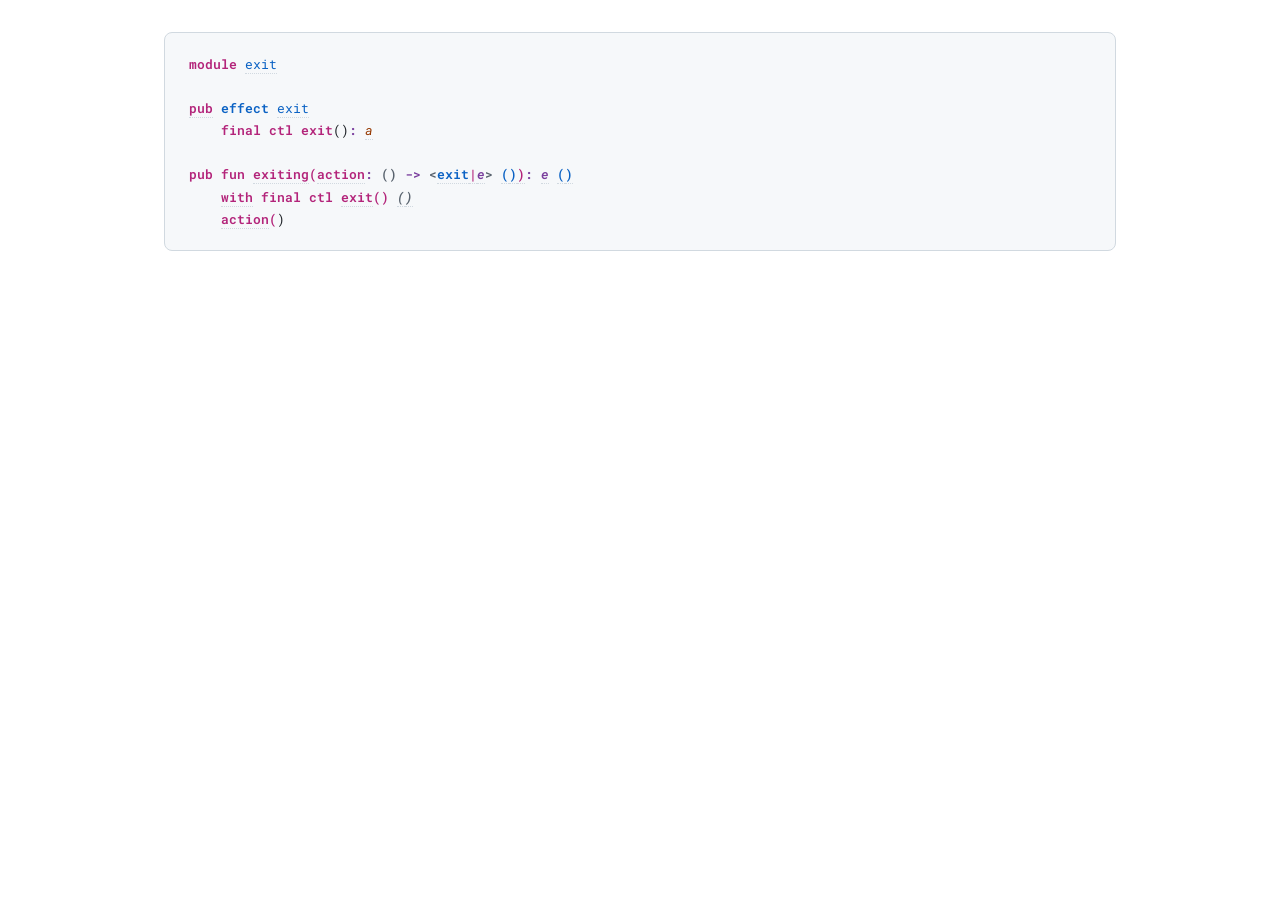
<file: docs/src_utils_exit-source.html>
<!DOCTYPE html>
<html>
<head>
<meta http-equiv="content-type" content="text/html; charset=UTF-8" />
<meta name="viewport" content="initial-scale=1.0" />

<style type="text/css">.koka .plaincode, .koka a.pp .pc { display: none; } .koka a.pp { color: inherit; text-decoration: none; }</style>
<link rel="stylesheet" type="text/css" href="styles/koka.css" />

<link rel="stylesheet" type="text/css" href="https://fonts.googleapis.com/css?family=Nunito:400,400italic,700,700italic" />
<link rel="stylesheet" type="text/css" href="https://fonts.googleapis.com/css?family=Roboto+Mono:400,500,700,400italic" />

<title>exit.kk documentation</title>
</head>

<body class="koka doc body madoko">
<pre class="koka source"><span class="kw">module</span> <a class="pp" href="src_utils_exit.html#_null_"><span class="mo">exit</span><span class="pc"><span class="mo">src<span class="fslash">/</span>utils<span class="fslash">/</span>exit</span></span></a>

<a class="pp" href="#type_space_exit"><span class="tp"><span class="kw">pub</span></span><span class="pc"><span class="mo">src<span class="fslash">/</span>utils<span class="fslash">/</span>exit<span class="fslash last">/</span></span>exit: <span class="tp sp">(</span><span class="co">E</span>, <span class="co">V</span>) <span class="kw op">-></span> <span class="co">V</span></span></a> <span class="tp kw">effect</span> <a class="pp" href="src_utils_exit.html#type_space_exit"><span class="tp">exit</span><span class="pc"><span class="mo">src<span class="fslash">/</span>utils<span class="fslash">/</span>exit<span class="fslash last">/</span></span>exit: <span class="tp sp">(</span><span class="co">E</span>, <span class="co">V</span>) <span class="kw op">-></span> <span class="co">V</span></span></a>
    <span class="kw">final</span> <span class="kw">ctl</span> <span class="decl-fun" id="exit">exit</span>()<span class="tp kw op">:</span> <a class="pp"><span class="tp tv">a</span><span class="pc">a: <span class="co">V</span></span></a>

<span class="decl-fun" id="exiting"><span class="kw">pub</span> <span class="kw">fun</span> <a class="pp" href="src_utils_exit.html#exiting">exiting<span class="pc"><span class="mo">src<span class="fslash">/</span>utils<span class="fslash">/</span>exit<span class="fslash last">/</span></span>exiting: <span class="tp kw">forall</span><span class="tp sp">&lt;</span><span class="tp tv">e</span><span class="tp sp">&gt;</span> <span class="tp sp">(</span><span class="tp tpp">action</span> <span class="tp kw op">:</span> <span class="tp sp">(</span><span class="tp sp">)</span> <span class="tp kw op">-></span> <span class="tp sp">&lt;</span><span class="tp">exit</span><span class="tp kw op">|</span><span class="tp tv">e</span><span class="tp sp">&gt;</span> <span class="tp sp">(</span><span class="tp sp">)</span><span class="tp sp">)</span> <span class="tp kw op">-></span> <span class="tp tv">e</span> <span class="tp sp">(</span><span class="tp sp">)</span></span></a>(<a class="pp">action<span class="pc">action: <span class="tp sp">(</span><span class="tp sp">)</span> <span class="tp kw op">-></span> <span class="tp sp">&lt;</span><span class="tp">exit</span><span class="tp op">|$</span><span class="number">274</span><span class="op">&gt;</span> ()</span></a><span class="tp kw op">:</span> <span class="tp sp">(</span><span class="tp sp">)</span> <span class="tp kw op">-></span> <span class="tp sp">&lt;</span><a class="pp" href="#type_space_exit"><span class="tp">exit</span><span class="pc"><span class="mo">src<span class="fslash">/</span>utils<span class="fslash">/</span>exit<span class="fslash last">/</span></span>exit: <span class="tp sp">(</span><span class="co">E</span>, <span class="co">V</span>) <span class="kw op">-></span> <span class="co">V</span></span></a><a class="pp" href="https://koka-lang.github.io/koka/doc/std_core_types-source.html#type_space_effect_extend"><span class="tp"><span class="kw">|</span></span><span class="pc"><span class="mo">std<span class="fslash">/</span>core<span class="fslash">/</span>types<span class="fslash last">/</span></span>effect<span class="dash">-</span>extend: <span class="tp sp">(</span><span class="co">X</span>, <span class="co">E</span>) <span class="kw op">-></span> <span class="co">E</span></span></a><a class="pp"><span class="tp tv"><span class="effect">e</span></span><span class="pc">e: <span class="co">E</span></span></a><span class="tp sp">&gt;</span> <a class="pp" href="https://koka-lang.github.io/koka/doc/std_core_types-source.html#type_space_unit"><span class="tp">(</span><span class="pc"><span class="mo">std<span class="fslash">/</span>core<span class="fslash">/</span>types<span class="fslash last">/</span></span>unit: <span class="co">V</span></span></a><a class="pp" href="https://koka-lang.github.io/koka/doc/std_core_types-source.html#type_space_unit"><span class="tp">)</span><span class="pc"><span class="mo">std<span class="fslash">/</span>core<span class="fslash">/</span>types<span class="fslash last">/</span></span>unit: <span class="co">V</span></span></a><a class="pp">)<span class="pc">result: <span class="tp kw op">-></span> <span class="number">350</span> ()</span></a><span class="tp kw op">:</span> <a class="pp"><span class="tp tv"><span class="effect">e</span></span><span class="pc">e: <span class="co">E</span></span></a> <a class="pp" href="https://koka-lang.github.io/koka/doc/std_core_types-source.html#type_space_unit"><span class="tp">(</span><span class="pc"><span class="mo">std<span class="fslash">/</span>core<span class="fslash">/</span>types<span class="fslash last">/</span></span>unit: <span class="co">V</span></span></a><a class="pp" href="https://koka-lang.github.io/koka/doc/std_core_types-source.html#type_space_unit"><span class="tp">)</span><span class="pc"><span class="mo">std<span class="fslash">/</span>core<span class="fslash">/</span>types<span class="fslash last">/</span></span>unit: <span class="co">V</span></span></a>
    <a class="pp"><span class="kw">with</span><span class="pc">with: <span class="tp sp">(</span><span class="tp sp">)</span> <span class="tp kw op">-></span> <span class="tp sp">&lt;</span><span class="tp">exit</span><span class="tp op">|$</span><span class="number">274</span><span class="op">&gt;</span> ()</span></a> <span class="kw">final</span> <span class="kw">ctl</span> <a class="pp">exit<span class="pc">handler: <span class="tp sp">(</span><span class="tp sp">(</span><span class="tp sp">)</span> <span class="tp kw op">-></span> <span class="tp sp">&lt;</span><span class="tp">exit</span><span class="tp op">|$</span><span class="number">274</span><span class="op">&gt;</span> ()) <span class="kw op">-></span> <span class="op">$</span><span class="number">274</span> ()</span></a>() <a class="pp" href="https://koka-lang.github.io/koka/doc/std_core_types-source.html#con_space_Unit"><span class="co">(</span><span class="pc"><span class="mo">std<span class="fslash">/</span>core<span class="fslash">/</span>types<span class="fslash last">/</span></span>Unit: <span class="tp sp">(</span><span class="tp sp">)</span></span></a><a class="pp" href="https://koka-lang.github.io/koka/doc/std_core_types-source.html#con_space_Unit"><span class="co">)</span><span class="pc"><span class="mo">std<span class="fslash">/</span>core<span class="fslash">/</span>types<span class="fslash last">/</span></span>Unit: <span class="tp sp">(</span><span class="tp sp">)</span></span></a>
    <a class="pp">action<span class="pc">action: <span class="tp sp">(</span><span class="tp sp">)</span> <span class="tp kw op">-></span> <span class="tp sp">&lt;</span><span class="tp">exit</span><span class="tp op">|$</span><span class="number">274</span><span class="op">&gt;</span> ()</span></a>(</span>)
</pre>

</body>
</html>
</file>
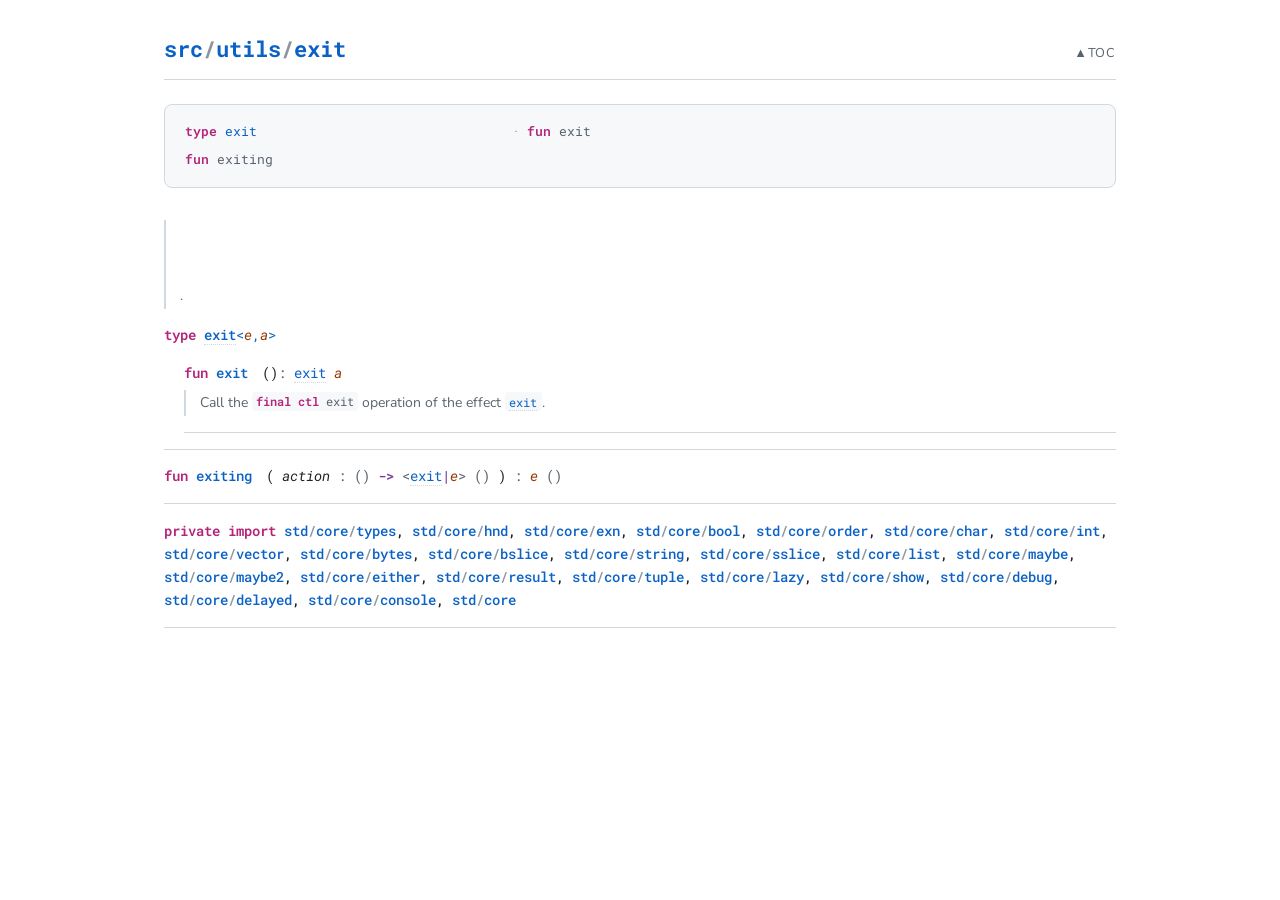
<file: docs/src_utils_exit.html>
<!DOCTYPE html>
<html>
<head>
<meta http-equiv="content-type" content="text/html; charset=UTF-8" />
<meta name="viewport" content="initial-scale=1.0" />

<style type="text/css">.koka .plaincode, .koka a.pp .pc { display: none; } .koka a.pp { color: inherit; text-decoration: none; }</style>
<link rel="stylesheet" type="text/css" href="styles/koka.css" />

<link rel="stylesheet" type="text/css" href="https://fonts.googleapis.com/css?family=Nunito:400,400italic,700,700italic" />
<link rel="stylesheet" type="text/css" href="https://fonts.googleapis.com/css?family=Roboto+Mono:400,500,700,400italic" />

<title>src/utils/exit documentation</title>
</head>

<body class="koka doc body madoko">
<h1 id="_null_"><a class="link" href="src_utils_exit-source.html"><span class="mo">src<span class="fslash">/</span>utils<span class="fslash">/</span>exit</span></a><a class="link" href="toc.html"><span class="toc-link">&#x25b2;toc</span></a></h1>
<div class="toc code"><ul class="toc"><li><a class="link" href="#type_space_exit"><span class="kw">type</span>&nbsp;<span class="tp">exit</span></a>
</li><li class="nested"><a class="link" href="#exit"><span class="kw">fun</span>&nbsp;exit</a></li><li>&nbsp;</li><li><a class="link" href="#exiting"><span class="kw">fun</span>&nbsp;exiting</a></li></ul></div>
<div class="doc koka comment"><h1 class="synopsis"></h1>

.</div>
<div class="decl" id="type_space_exit"><div class="header code"><span class="def"><span class="kw">type</span>&nbsp;<span class="tp"><a class="pp" href="src_utils_exit.html#type_space_exit"><span class="tp">exit</span><span class="pc"><span class="mo">src<span class="fslash">/</span>utils<span class="fslash">/</span>exit<span class="fslash last">/</span></span>exit: <span class="tp sp">(</span><span class="co">E</span>, <span class="co">V</span>) <span class="kw op">-></span> <span class="co">V</span></span></a></span></span><span class="tp">&lt;<span class="tp tv">e</span>,<span class="tp tv">a</span>&gt;</span></div><div class="nested"><div class="decl" id="exit"><div class="header code"><span class="def"><span class="kw">fun</span>&nbsp;<a class="link" href="src_utils_exit-source.html#exit">exit</a></span>()<span class="tp sp">:</span>&nbsp;<a class="pp" href="#type_space_exit"><span class="tp">exit</span><span class="pc"><span class="mo">src<span class="fslash">/</span>utils<span class="fslash">/</span>exit<span class="fslash last">/</span></span>exit: <span class="tp sp">(</span><span class="co">E</span>, <span class="co">V</span>) <span class="kw op">-></span> <span class="co">V</span></span></a> <span class="tp tv">a</span></div><div class="doc koka comment">Call the <code class="koka"><span class="kw">final</span> <span class="kw">ctl</span> <a class="pp" href="#exit">exit<span class="pc"><span class="mo">src<span class="fslash">/</span>utils<span class="fslash">/</span>exit<span class="fslash last">/</span></span>exit: <span class="tp kw">forall</span><span class="tp sp">&lt;</span><span class="tp tv">a</span><span class="tp sp">&gt;</span> <span class="tp sp">(</span><span class="tp sp">)</span> <span class="tp kw op">-></span> <span class="tp">exit</span> <span class="tp tv">a</span></span></a></code> operation of the effect <code class="koka"><a class="pp" href="#type_space_exit"><span class="tp">exit</span><span class="pc"><span class="mo">src<span class="fslash">/</span>utils<span class="fslash">/</span>exit<span class="fslash last">/</span></span>exit: <span class="tp sp">(</span><span class="co">E</span>, <span class="co">V</span>) <span class="kw op">-></span> <span class="co">V</span></span></a></code>.</div></div></div></div>
<div class="decl" id="exiting"><div class="header code"><span class="def"><span class="kw">fun</span>&nbsp;<a class="link" href="src_utils_exit-source.html#exiting">exiting</a></span>( <span class="tp tpp">action</span> <span class="tp sp">:</span>&nbsp;<span class="tp sp">(</span><span class="tp sp">)</span> <span class="tp kw op">-></span> <span class="tp sp">&lt;</span><a class="pp" href="#type_space_exit"><span class="tp">exit</span><span class="pc"><span class="mo">src<span class="fslash">/</span>utils<span class="fslash">/</span>exit<span class="fslash last">/</span></span>exit: <span class="tp sp">(</span><span class="co">E</span>, <span class="co">V</span>) <span class="kw op">-></span> <span class="co">V</span></span></a><span class="tp kw op">|</span><span class="tp tv">e</span><span class="tp sp">&gt;</span> <span class="tp sp">(</span><span class="tp sp">)</span> ) <span class="tp sp">:</span>&nbsp;<span class="tp tv">e</span> <span class="tp sp">(</span><span class="tp sp">)</span></div></div>
<div class="decl" id="-private-imports"><div class="header code"><span class="def"><span class="kw">private import</span>&nbsp;<span class="code"><a class="pp" href="https://koka-lang.github.io/koka/doc/std_core_types.html#_null_"><span class="mo">std<span class="fslash">/</span>core<span class="fslash">/</span>types</span><span class="pc"><span class="mo">std<span class="fslash">/</span>core<span class="fslash">/</span>types</span></span></a></span>, <span class="code"><a class="pp" href="https://koka-lang.github.io/koka/doc/std_core_hnd.html#_null_"><span class="mo">std<span class="fslash">/</span>core<span class="fslash">/</span>hnd</span><span class="pc"><span class="mo">std<span class="fslash">/</span>core<span class="fslash">/</span>hnd</span></span></a></span>, <span class="code"><a class="pp" href="https://koka-lang.github.io/koka/doc/std_core_exn.html#_null_"><span class="mo">std<span class="fslash">/</span>core<span class="fslash">/</span>exn</span><span class="pc"><span class="mo">std<span class="fslash">/</span>core<span class="fslash">/</span>exn</span></span></a></span>, <span class="code"><a class="pp" href="https://koka-lang.github.io/koka/doc/std_core_bool.html#_null_"><span class="mo">std<span class="fslash">/</span>core<span class="fslash">/</span>bool</span><span class="pc"><span class="mo">std<span class="fslash">/</span>core<span class="fslash">/</span>bool</span></span></a></span>, <span class="code"><a class="pp" href="https://koka-lang.github.io/koka/doc/std_core_order.html#_null_"><span class="mo">std<span class="fslash">/</span>core<span class="fslash">/</span>order</span><span class="pc"><span class="mo">std<span class="fslash">/</span>core<span class="fslash">/</span>order</span></span></a></span>, <span class="code"><a class="pp" href="https://koka-lang.github.io/koka/doc/std_core_char.html#_null_"><span class="mo">std<span class="fslash">/</span>core<span class="fslash">/</span>char</span><span class="pc"><span class="mo">std<span class="fslash">/</span>core<span class="fslash">/</span>char</span></span></a></span>, <span class="code"><a class="pp" href="https://koka-lang.github.io/koka/doc/std_core_int.html#_null_"><span class="mo">std<span class="fslash">/</span>core<span class="fslash">/</span>int</span><span class="pc"><span class="mo">std<span class="fslash">/</span>core<span class="fslash">/</span>int</span></span></a></span>, <span class="code"><a class="pp" href="https://koka-lang.github.io/koka/doc/std_core_vector.html#_null_"><span class="mo">std<span class="fslash">/</span>core<span class="fslash">/</span>vector</span><span class="pc"><span class="mo">std<span class="fslash">/</span>core<span class="fslash">/</span>vector</span></span></a></span>, <span class="code"><a class="pp" href="https://koka-lang.github.io/koka/doc/std_core_bytes.html#_null_"><span class="mo">std<span class="fslash">/</span>core<span class="fslash">/</span>bytes</span><span class="pc"><span class="mo">std<span class="fslash">/</span>core<span class="fslash">/</span>bytes</span></span></a></span>, <span class="code"><a class="pp" href="https://koka-lang.github.io/koka/doc/std_core_bslice.html#_null_"><span class="mo">std<span class="fslash">/</span>core<span class="fslash">/</span>bslice</span><span class="pc"><span class="mo">std<span class="fslash">/</span>core<span class="fslash">/</span>bslice</span></span></a></span>, <span class="code"><a class="pp" href="https://koka-lang.github.io/koka/doc/std_core_string.html#_null_"><span class="mo">std<span class="fslash">/</span>core<span class="fslash">/</span>string</span><span class="pc"><span class="mo">std<span class="fslash">/</span>core<span class="fslash">/</span>string</span></span></a></span>, <span class="code"><a class="pp" href="https://koka-lang.github.io/koka/doc/std_core_sslice.html#_null_"><span class="mo">std<span class="fslash">/</span>core<span class="fslash">/</span>sslice</span><span class="pc"><span class="mo">std<span class="fslash">/</span>core<span class="fslash">/</span>sslice</span></span></a></span>, <span class="code"><a class="pp" href="https://koka-lang.github.io/koka/doc/std_core_list.html#_null_"><span class="mo">std<span class="fslash">/</span>core<span class="fslash">/</span>list</span><span class="pc"><span class="mo">std<span class="fslash">/</span>core<span class="fslash">/</span>list</span></span></a></span>, <span class="code"><a class="pp" href="https://koka-lang.github.io/koka/doc/std_core_maybe.html#_null_"><span class="mo">std<span class="fslash">/</span>core<span class="fslash">/</span>maybe</span><span class="pc"><span class="mo">std<span class="fslash">/</span>core<span class="fslash">/</span>maybe</span></span></a></span>, <span class="code"><a class="pp" href="https://koka-lang.github.io/koka/doc/std_core_maybe2.html#_null_"><span class="mo">std<span class="fslash">/</span>core<span class="fslash">/</span>maybe2</span><span class="pc"><span class="mo">std<span class="fslash">/</span>core<span class="fslash">/</span>maybe2</span></span></a></span>, <span class="code"><a class="pp" href="https://koka-lang.github.io/koka/doc/std_core_either.html#_null_"><span class="mo">std<span class="fslash">/</span>core<span class="fslash">/</span>either</span><span class="pc"><span class="mo">std<span class="fslash">/</span>core<span class="fslash">/</span>either</span></span></a></span>, <span class="code"><a class="pp" href="https://koka-lang.github.io/koka/doc/std_core_result.html#_null_"><span class="mo">std<span class="fslash">/</span>core<span class="fslash">/</span>result</span><span class="pc"><span class="mo">std<span class="fslash">/</span>core<span class="fslash">/</span>result</span></span></a></span>, <span class="code"><a class="pp" href="https://koka-lang.github.io/koka/doc/std_core_tuple.html#_null_"><span class="mo">std<span class="fslash">/</span>core<span class="fslash">/</span>tuple</span><span class="pc"><span class="mo">std<span class="fslash">/</span>core<span class="fslash">/</span>tuple</span></span></a></span>, <span class="code"><a class="pp" href="https://koka-lang.github.io/koka/doc/std_core_lazy.html#_null_"><span class="mo">std<span class="fslash">/</span>core<span class="fslash">/</span>lazy</span><span class="pc"><span class="mo">std<span class="fslash">/</span>core<span class="fslash">/</span>lazy</span></span></a></span>, <span class="code"><a class="pp" href="https://koka-lang.github.io/koka/doc/std_core_show.html#_null_"><span class="mo">std<span class="fslash">/</span>core<span class="fslash">/</span>show</span><span class="pc"><span class="mo">std<span class="fslash">/</span>core<span class="fslash">/</span>show</span></span></a></span>, <span class="code"><a class="pp" href="https://koka-lang.github.io/koka/doc/std_core_debug.html#_null_"><span class="mo">std<span class="fslash">/</span>core<span class="fslash">/</span>debug</span><span class="pc"><span class="mo">std<span class="fslash">/</span>core<span class="fslash">/</span>debug</span></span></a></span>, <span class="code"><a class="pp" href="https://koka-lang.github.io/koka/doc/std_core_delayed.html#_null_"><span class="mo">std<span class="fslash">/</span>core<span class="fslash">/</span>delayed</span><span class="pc"><span class="mo">std<span class="fslash">/</span>core<span class="fslash">/</span>delayed</span></span></a></span>, <span class="code"><a class="pp" href="https://koka-lang.github.io/koka/doc/std_core_console.html#_null_"><span class="mo">std<span class="fslash">/</span>core<span class="fslash">/</span>console</span><span class="pc"><span class="mo">std<span class="fslash">/</span>core<span class="fslash">/</span>console</span></span></a></span>, <span class="code"><a class="pp" href="https://koka-lang.github.io/koka/doc/std_core.html#_null_"><span class="mo">std<span class="fslash">/</span>core</span><span class="pc"><span class="mo">std<span class="fslash">/</span>core</span></span></a></span></span></div></div>
</body>
</html>
</file>
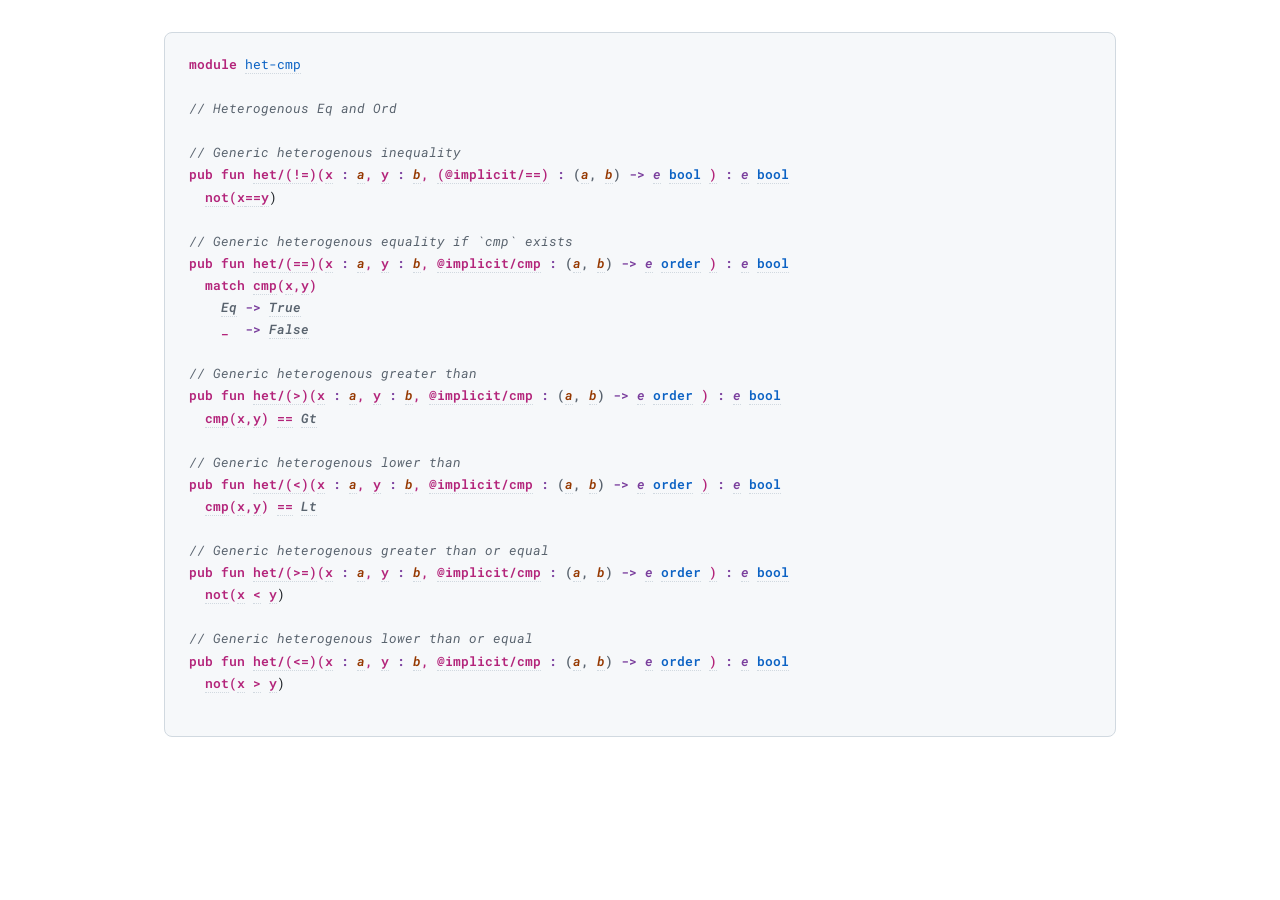
<file: docs/src_utils_het-cmp-source.html>
<!DOCTYPE html>
<html>
<head>
<meta http-equiv="content-type" content="text/html; charset=UTF-8" />
<meta name="viewport" content="initial-scale=1.0" />

<style type="text/css">.koka .plaincode, .koka a.pp .pc { display: none; } .koka a.pp { color: inherit; text-decoration: none; }</style>
<link rel="stylesheet" type="text/css" href="styles/koka.css" />

<link rel="stylesheet" type="text/css" href="https://fonts.googleapis.com/css?family=Nunito:400,400italic,700,700italic" />
<link rel="stylesheet" type="text/css" href="https://fonts.googleapis.com/css?family=Roboto+Mono:400,500,700,400italic" />

<title>het-cmp.kk documentation</title>
</head>

<body class="koka doc body madoko">
<pre class="koka source"><span class="kw">module</span> <a class="pp" href="src_utils_het-cmp.html#_null_"><span class="mo">het-cmp</span><span class="pc"><span class="mo">src<span class="fslash">/</span>utils<span class="fslash">/</span>het<span class="dash">-</span>cmp</span></span></a>

<span class="comment">// Heterogenous Eq and Ord
</span>
<span class="comment">// Generic heterogenous inequality
</span><span class="decl-fun" id="het_fs__excl__eq_"><span class="kw">pub</span> <span class="kw">fun</span> <a class="pp" href="src_utils_het-cmp.html#het_fs__excl__eq_">het/(!=)<span class="pc"><span class="mo">src<span class="fslash">/</span>utils<span class="fslash">/</span>het<span class="dash">-</span>cmp<span class="fslash last">/</span></span><span class="lq">het<span class="fslash">/</span></span>(!=): <span class="tp kw">forall</span><span class="tp sp">&lt;</span><span class="tp tv">a</span><span class="tp sp">,</span><span class="tp tv">b</span><span class="tp sp">,</span><span class="tp tv">e</span><span class="tp sp">&gt;</span> <span class="tp sp">(</span><span class="tp tpp">x</span> <span class="tp kw op">:</span> <span class="tp tv">a</span><span class="tp sp">,</span> <span class="tp tpp">y</span> <span class="tp kw op">:</span> <span class="tp tv">b</span><span class="tp sp">,</span> <span class="op">@implicit/(==)</span> <span class="tp kw op">:</span> <span class="tp sp">(</span><span class="tp tv">a</span><span class="tp sp">,</span> <span class="tp tv">b</span><span class="tp sp">)</span> <span class="tp kw op">-></span> <span class="tp tv">e</span> <span class="tp">bool</span>) <span class="kw op">-></span> e bool</span></a>(<a class="pp">x<span class="pc">x: <span class="tp op">$</span><span class="number">146</span></span></a> <span class="tp kw op">:</span> <a class="pp"><span class="tp tv">a</span><span class="pc">a: <span class="co">V</span></span></a>, <a class="pp">y<span class="pc">y: <span class="tp op">$</span><span class="number">147</span></span></a> <span class="tp kw op">:</span> <a class="pp"><span class="tp tv">b</span><span class="pc">b: <span class="co">V</span></span></a>, <a class="pp">(@implicit/==)<span class="pc"><span class="lq">?</span>(==): <span class="tp sp">(</span><span class="tp op">$</span><span class="number">146</span>, <span class="op">$</span><span class="number">147</span>) <span class="kw op">-></span> <span class="op">$</span><span class="number">148</span> bool</span></a> <span class="tp kw op">:</span> <span class="tp sp">(</span><a class="pp"><span class="tp tv">a</span><span class="pc">a: <span class="co">V</span></span></a><span class="tp sp">,</span> <a class="pp"><span class="tp tv">b</span><span class="pc">b: <span class="co">V</span></span></a><span class="tp sp">)</span> <span class="tp kw op">-></span> <a class="pp"><span class="tp tv"><span class="effect">e</span></span><span class="pc">e: <span class="co">E</span></span></a> <a class="pp" href="https://koka-lang.github.io/koka/doc/std_core_types-source.html#type_space_bool"><span class="tp">bool</span><span class="pc"><span class="mo">std<span class="fslash">/</span>core<span class="fslash">/</span>types<span class="fslash last">/</span></span>bool: <span class="co">V</span></span></a> <a class="pp">)<span class="pc">result: <span class="tp kw op">-></span> <span class="number">297</span> bool</span></a> <span class="tp kw op">:</span> <a class="pp"><span class="tp tv"><span class="effect">e</span></span><span class="pc">e: <span class="co">E</span></span></a> <a class="pp" href="https://koka-lang.github.io/koka/doc/std_core_types-source.html#type_space_bool"><span class="tp">bool</span><span class="pc"><span class="mo">std<span class="fslash">/</span>core<span class="fslash">/</span>types<span class="fslash last">/</span></span>bool: <span class="co">V</span></span></a>
  <a class="pp" href="https://koka-lang.github.io/koka/doc/std_core_types-source.html#not">not<span class="pc"><span class="mo">std<span class="fslash">/</span>core<span class="fslash">/</span>types<span class="fslash last">/</span></span>not: <span class="tp sp">(</span><span class="tp tpp">b</span> <span class="tp kw op">:</span> <span class="tp">bool</span><span class="tp sp">)</span> <span class="tp kw op">-></span> <span class="tp op">$</span><span class="number">148</span> bool</span></a>(<a class="pp">x<span class="pc">x: <span class="tp op">$</span><span class="number">146</span></span></a><a class="pp">==<span class="pc"><span class="lq">?</span>(==): <span class="tp sp">(</span><span class="tp op">$</span><span class="number">146</span>, <span class="op">$</span><span class="number">147</span>) <span class="kw op">-></span> <span class="op">$</span><span class="number">148</span> bool</span></a><a class="pp">y<span class="pc">y: <span class="tp op">$</span><span class="number">147</span></span></a></span>)

<span class="comment">// Generic heterogenous equality if &#96;cmp&#96; exists
</span><span class="decl-fun" id="het_fs__eq__eq_"><span class="kw">pub</span> <span class="kw">fun</span> <a class="pp" href="src_utils_het-cmp.html#het_fs__eq__eq_">het/(==)<span class="pc"><span class="mo">src<span class="fslash">/</span>utils<span class="fslash">/</span>het<span class="dash">-</span>cmp<span class="fslash last">/</span></span><span class="lq">het<span class="fslash">/</span></span>(==): <span class="tp kw">forall</span><span class="tp sp">&lt;</span><span class="tp tv">a</span><span class="tp sp">,</span><span class="tp tv">b</span><span class="tp sp">,</span><span class="tp tv">e</span><span class="tp sp">&gt;</span> <span class="tp sp">(</span><span class="tp tpp">x</span> <span class="tp kw op">:</span> <span class="tp tv">a</span><span class="tp sp">,</span> <span class="tp tpp">y</span> <span class="tp kw op">:</span> <span class="tp tv">b</span><span class="tp sp">,</span> <span class="tp tpp">@implicit<span class="fslash">/</span>cmp</span> <span class="tp kw op">:</span> <span class="tp sp">(</span><span class="tp tv">a</span><span class="tp sp">,</span> <span class="tp tv">b</span><span class="tp sp">)</span> <span class="tp kw op">-></span> <span class="tp tv">e</span> <span class="tp">order</span><span class="tp sp">)</span> <span class="tp kw op">-></span> <span class="tp tv">e</span> <span class="tp">bool</span></span></a>(<a class="pp">x<span class="pc">x: <span class="tp op">$</span><span class="number">58</span></span></a> <span class="tp kw op">:</span> <a class="pp"><span class="tp tv">a</span><span class="pc">a: <span class="co">V</span></span></a>, <a class="pp">y<span class="pc">y: <span class="tp op">$</span><span class="number">59</span></span></a> <span class="tp kw op">:</span> <a class="pp"><span class="tp tv">b</span><span class="pc">b: <span class="co">V</span></span></a>, <a class="pp">@implicit/cmp<span class="pc"><span class="lq">?</span>cmp: <span class="tp sp">(</span><span class="tp op">$</span><span class="number">58</span>, <span class="op">$</span><span class="number">59</span>) <span class="kw op">-></span> <span class="op">$</span><span class="number">60</span> order</span></a> <span class="tp kw op">:</span> <span class="tp sp">(</span><a class="pp"><span class="tp tv">a</span><span class="pc">a: <span class="co">V</span></span></a><span class="tp sp">,</span> <a class="pp"><span class="tp tv">b</span><span class="pc">b: <span class="co">V</span></span></a><span class="tp sp">)</span> <span class="tp kw op">-></span> <a class="pp"><span class="tp tv"><span class="effect">e</span></span><span class="pc">e: <span class="co">E</span></span></a> <a class="pp" href="https://koka-lang.github.io/koka/doc/std_core_types-source.html#type_space_order"><span class="tp">order</span><span class="pc"><span class="mo">std<span class="fslash">/</span>core<span class="fslash">/</span>types<span class="fslash last">/</span></span>order: <span class="co">V</span></span></a> <a class="pp">)<span class="pc">result: <span class="tp kw op">-></span> <span class="number">136</span> bool</span></a> <span class="tp kw op">:</span> <a class="pp"><span class="tp tv"><span class="effect">e</span></span><span class="pc">e: <span class="co">E</span></span></a> <a class="pp" href="https://koka-lang.github.io/koka/doc/std_core_types-source.html#type_space_bool"><span class="tp">bool</span><span class="pc"><span class="mo">std<span class="fslash">/</span>core<span class="fslash">/</span>types<span class="fslash last">/</span></span>bool: <span class="co">V</span></span></a>
  <span class="kw">match</span> <a class="pp">cmp<span class="pc"><span class="lq">?</span>cmp: <span class="tp sp">(</span><span class="tp op">$</span><span class="number">58</span>, <span class="op">$</span><span class="number">59</span>) <span class="kw op">-></span> <span class="op">$</span><span class="number">60</span> order</span></a>(<a class="pp">x<span class="pc">x: <span class="tp op">$</span><span class="number">58</span></span></a>,<a class="pp">y<span class="pc">y: <span class="tp op">$</span><span class="number">59</span></span></a>)
    <a class="pp" href="https://koka-lang.github.io/koka/doc/std_core_types-source.html#con_space_Eq"><span class="co">Eq</span><span class="pc"><span class="mo">std<span class="fslash">/</span>core<span class="fslash">/</span>types<span class="fslash last">/</span></span>Eq: <span class="tp">order</span></span></a> <span class="kw op">-></span> <a class="pp" href="https://koka-lang.github.io/koka/doc/std_core_types-source.html#con_space_True"><span class="co">True</span><span class="pc"><span class="mo">std<span class="fslash">/</span>core<span class="fslash">/</span>types<span class="fslash last">/</span></span>True: <span class="tp">bool</span></span></a>
    &#95;  <span class="kw op">-></span> <a class="pp" href="https://koka-lang.github.io/koka/doc/std_core_types-source.html#con_space_False"><span class="co">False</span><span class="pc"><span class="mo">std<span class="fslash">/</span>core<span class="fslash">/</span>types<span class="fslash last">/</span></span>False: <span class="tp">bool</span></span></a></span>

<span class="comment">// Generic heterogenous greater than
</span><span class="decl-fun" id="het_fs__gt_"><span class="kw">pub</span> <span class="kw">fun</span> <a class="pp" href="src_utils_het-cmp.html#het_fs__gt_">het/(&gt;)<span class="pc"><span class="mo">src<span class="fslash">/</span>utils<span class="fslash">/</span>het<span class="dash">-</span>cmp<span class="fslash last">/</span></span><span class="lq">het<span class="fslash">/</span></span>(&gt;): <span class="tp kw">forall</span><span class="tp sp">&lt;</span><span class="tp tv">a</span><span class="tp sp">,</span><span class="tp tv">b</span><span class="tp sp">,</span><span class="tp tv">e</span><span class="tp sp">&gt;</span> <span class="tp sp">(</span><span class="tp tpp">x</span> <span class="tp kw op">:</span> <span class="tp tv">a</span><span class="tp sp">,</span> <span class="tp tpp">y</span> <span class="tp kw op">:</span> <span class="tp tv">b</span><span class="tp sp">,</span> <span class="tp tpp">@implicit<span class="fslash">/</span>cmp</span> <span class="tp kw op">:</span> <span class="tp sp">(</span><span class="tp tv">a</span><span class="tp sp">,</span> <span class="tp tv">b</span><span class="tp sp">)</span> <span class="tp kw op">-></span> <span class="tp tv">e</span> <span class="tp">order</span><span class="tp sp">)</span> <span class="tp kw op">-></span> <span class="tp tv">e</span> <span class="tp">bool</span></span></a>(<a class="pp">x<span class="pc">x: <span class="tp op">$</span><span class="number">307</span></span></a> <span class="tp kw op">:</span> <a class="pp"><span class="tp tv">a</span><span class="pc">a: <span class="co">V</span></span></a>, <a class="pp">y<span class="pc">y: <span class="tp op">$</span><span class="number">308</span></span></a> <span class="tp kw op">:</span> <a class="pp"><span class="tp tv">b</span><span class="pc">b: <span class="co">V</span></span></a>, <a class="pp">@implicit/cmp<span class="pc"><span class="lq">?</span>cmp: <span class="tp sp">(</span><span class="tp op">$</span><span class="number">307</span>, <span class="op">$</span><span class="number">308</span>) <span class="kw op">-></span> <span class="op">$</span><span class="number">309</span> order</span></a> <span class="tp kw op">:</span> <span class="tp sp">(</span><a class="pp"><span class="tp tv">a</span><span class="pc">a: <span class="co">V</span></span></a><span class="tp sp">,</span> <a class="pp"><span class="tp tv">b</span><span class="pc">b: <span class="co">V</span></span></a><span class="tp sp">)</span> <span class="tp kw op">-></span> <a class="pp"><span class="tp tv"><span class="effect">e</span></span><span class="pc">e: <span class="co">E</span></span></a> <a class="pp" href="https://koka-lang.github.io/koka/doc/std_core_types-source.html#type_space_order"><span class="tp">order</span><span class="pc"><span class="mo">std<span class="fslash">/</span>core<span class="fslash">/</span>types<span class="fslash last">/</span></span>order: <span class="co">V</span></span></a> <a class="pp">)<span class="pc">result: <span class="tp kw op">-></span> <span class="number">510</span> bool</span></a> <span class="tp kw op">:</span> <a class="pp"><span class="tp tv"><span class="effect">e</span></span><span class="pc">e: <span class="co">E</span></span></a> <a class="pp" href="https://koka-lang.github.io/koka/doc/std_core_types-source.html#type_space_bool"><span class="tp">bool</span><span class="pc"><span class="mo">std<span class="fslash">/</span>core<span class="fslash">/</span>types<span class="fslash last">/</span></span>bool: <span class="co">V</span></span></a>
  <a class="pp">cmp<span class="pc"><span class="lq">?</span>cmp: <span class="tp sp">(</span><span class="tp op">$</span><span class="number">307</span>, <span class="op">$</span><span class="number">308</span>) <span class="kw op">-></span> <span class="op">$</span><span class="number">309</span> order</span></a>(<a class="pp">x<span class="pc">x: <span class="tp op">$</span><span class="number">307</span></span></a>,<a class="pp">y<span class="pc">y: <span class="tp op">$</span><span class="number">308</span></span></a>) <a class="pp" href="https://koka-lang.github.io/koka/doc/std_core_order-source.html#_eq__eq_">==<span class="pc"><span class="mo">std<span class="fslash">/</span>core<span class="fslash">/</span>order<span class="fslash last">/</span></span>(==): <span class="tp sp">(</span><span class="tp tpp">x</span> <span class="tp kw op">:</span> <span class="tp">order</span><span class="tp sp">,</span> <span class="tp tpp">y</span> <span class="tp kw op">:</span> <span class="tp">order</span><span class="tp sp">)</span> <span class="tp kw op">-></span> <span class="tp op">$</span><span class="number">309</span> bool</span></a> <a class="pp" href="https://koka-lang.github.io/koka/doc/std_core_types-source.html#con_space_Gt"><span class="co">Gt</span><span class="pc"><span class="mo">std<span class="fslash">/</span>core<span class="fslash">/</span>types<span class="fslash last">/</span></span>Gt: <span class="tp">order</span></span></a></span>

<span class="comment">// Generic heterogenous lower than
</span><span class="decl-fun" id="het_fs__lt_"><span class="kw">pub</span> <span class="kw">fun</span> <a class="pp" href="src_utils_het-cmp.html#het_fs__lt_">het/(&lt;)<span class="pc"><span class="mo">src<span class="fslash">/</span>utils<span class="fslash">/</span>het<span class="dash">-</span>cmp<span class="fslash last">/</span></span><span class="lq">het<span class="fslash">/</span></span>(&lt;): <span class="tp kw">forall</span><span class="tp sp">&lt;</span><span class="tp tv">a</span><span class="tp sp">,</span><span class="tp tv">b</span><span class="tp sp">,</span><span class="tp tv">e</span><span class="tp sp">&gt;</span> <span class="tp sp">(</span><span class="tp tpp">x</span> <span class="tp kw op">:</span> <span class="tp tv">a</span><span class="tp sp">,</span> <span class="tp tpp">y</span> <span class="tp kw op">:</span> <span class="tp tv">b</span><span class="tp sp">,</span> <span class="tp tpp">@implicit<span class="fslash">/</span>cmp</span> <span class="tp kw op">:</span> <span class="tp sp">(</span><span class="tp tv">a</span><span class="tp sp">,</span> <span class="tp tv">b</span><span class="tp sp">)</span> <span class="tp kw op">-></span> <span class="tp tv">e</span> <span class="tp">order</span><span class="tp sp">)</span> <span class="tp kw op">-></span> <span class="tp tv">e</span> <span class="tp">bool</span></span></a>(<a class="pp">x<span class="pc">x: <span class="tp op">$</span><span class="number">520</span></span></a> <span class="tp kw op">:</span> <a class="pp"><span class="tp tv">a</span><span class="pc">a: <span class="co">V</span></span></a>, <a class="pp">y<span class="pc">y: <span class="tp op">$</span><span class="number">521</span></span></a> <span class="tp kw op">:</span> <a class="pp"><span class="tp tv">b</span><span class="pc">b: <span class="co">V</span></span></a>, <a class="pp">@implicit/cmp<span class="pc"><span class="lq">?</span>cmp: <span class="tp sp">(</span><span class="tp op">$</span><span class="number">520</span>, <span class="op">$</span><span class="number">521</span>) <span class="kw op">-></span> <span class="op">$</span><span class="number">522</span> order</span></a> <span class="tp kw op">:</span> <span class="tp sp">(</span><a class="pp"><span class="tp tv">a</span><span class="pc">a: <span class="co">V</span></span></a><span class="tp sp">,</span> <a class="pp"><span class="tp tv">b</span><span class="pc">b: <span class="co">V</span></span></a><span class="tp sp">)</span> <span class="tp kw op">-></span> <a class="pp"><span class="tp tv"><span class="effect">e</span></span><span class="pc">e: <span class="co">E</span></span></a> <a class="pp" href="https://koka-lang.github.io/koka/doc/std_core_types-source.html#type_space_order"><span class="tp">order</span><span class="pc"><span class="mo">std<span class="fslash">/</span>core<span class="fslash">/</span>types<span class="fslash last">/</span></span>order: <span class="co">V</span></span></a> <a class="pp">)<span class="pc">result: <span class="tp kw op">-></span> <span class="number">723</span> bool</span></a> <span class="tp kw op">:</span> <a class="pp"><span class="tp tv"><span class="effect">e</span></span><span class="pc">e: <span class="co">E</span></span></a> <a class="pp" href="https://koka-lang.github.io/koka/doc/std_core_types-source.html#type_space_bool"><span class="tp">bool</span><span class="pc"><span class="mo">std<span class="fslash">/</span>core<span class="fslash">/</span>types<span class="fslash last">/</span></span>bool: <span class="co">V</span></span></a>
  <a class="pp">cmp<span class="pc"><span class="lq">?</span>cmp: <span class="tp sp">(</span><span class="tp op">$</span><span class="number">520</span>, <span class="op">$</span><span class="number">521</span>) <span class="kw op">-></span> <span class="op">$</span><span class="number">522</span> order</span></a>(<a class="pp">x<span class="pc">x: <span class="tp op">$</span><span class="number">520</span></span></a>,<a class="pp">y<span class="pc">y: <span class="tp op">$</span><span class="number">521</span></span></a>) <a class="pp" href="https://koka-lang.github.io/koka/doc/std_core_order-source.html#_eq__eq_">==<span class="pc"><span class="mo">std<span class="fslash">/</span>core<span class="fslash">/</span>order<span class="fslash last">/</span></span>(==): <span class="tp sp">(</span><span class="tp tpp">x</span> <span class="tp kw op">:</span> <span class="tp">order</span><span class="tp sp">,</span> <span class="tp tpp">y</span> <span class="tp kw op">:</span> <span class="tp">order</span><span class="tp sp">)</span> <span class="tp kw op">-></span> <span class="tp op">$</span><span class="number">522</span> bool</span></a> <a class="pp" href="https://koka-lang.github.io/koka/doc/std_core_types-source.html#con_space_Lt"><span class="co">Lt</span><span class="pc"><span class="mo">std<span class="fslash">/</span>core<span class="fslash">/</span>types<span class="fslash last">/</span></span>Lt: <span class="tp">order</span></span></a></span>

<span class="comment">// Generic heterogenous greater than or equal
</span><span class="decl-fun" id="het_fs__gt__eq_"><span class="kw">pub</span> <span class="kw">fun</span> <a class="pp" href="src_utils_het-cmp.html#het_fs__gt__eq_">het/(&gt;=)<span class="pc"><span class="mo">src<span class="fslash">/</span>utils<span class="fslash">/</span>het<span class="dash">-</span>cmp<span class="fslash last">/</span></span><span class="lq">het<span class="fslash">/</span></span>(&gt;=): <span class="tp kw">forall</span><span class="tp sp">&lt;</span><span class="tp tv">a</span><span class="tp sp">,</span><span class="tp tv">b</span><span class="tp sp">,</span><span class="tp tv">e</span><span class="tp sp">&gt;</span> <span class="tp sp">(</span><span class="tp tpp">x</span> <span class="tp kw op">:</span> <span class="tp tv">a</span><span class="tp sp">,</span> <span class="tp tpp">y</span> <span class="tp kw op">:</span> <span class="tp tv">b</span><span class="tp sp">,</span> <span class="tp tpp">@implicit<span class="fslash">/</span>cmp</span> <span class="tp kw op">:</span> <span class="tp sp">(</span><span class="tp tv">a</span><span class="tp sp">,</span> <span class="tp tv">b</span><span class="tp sp">)</span> <span class="tp kw op">-></span> <span class="tp tv">e</span> <span class="tp">order</span><span class="tp sp">)</span> <span class="tp kw op">-></span> <span class="tp tv">e</span> <span class="tp">bool</span></span></a>(<a class="pp">x<span class="pc">x: <span class="tp op">$</span><span class="number">733</span></span></a> <span class="tp kw op">:</span> <a class="pp"><span class="tp tv">a</span><span class="pc">a: <span class="co">V</span></span></a>, <a class="pp">y<span class="pc">y: <span class="tp op">$</span><span class="number">734</span></span></a> <span class="tp kw op">:</span> <a class="pp"><span class="tp tv">b</span><span class="pc">b: <span class="co">V</span></span></a>, <a class="pp">@implicit/cmp<span class="pc"><span class="lq">?</span>cmp: <span class="tp sp">(</span><span class="tp op">$</span><span class="number">733</span>, <span class="op">$</span><span class="number">734</span>) <span class="kw op">-></span> <span class="op">$</span><span class="number">735</span> order</span></a> <span class="tp kw op">:</span> <span class="tp sp">(</span><a class="pp"><span class="tp tv">a</span><span class="pc">a: <span class="co">V</span></span></a><span class="tp sp">,</span> <a class="pp"><span class="tp tv">b</span><span class="pc">b: <span class="co">V</span></span></a><span class="tp sp">)</span> <span class="tp kw op">-></span> <a class="pp"><span class="tp tv"><span class="effect">e</span></span><span class="pc">e: <span class="co">E</span></span></a> <a class="pp" href="https://koka-lang.github.io/koka/doc/std_core_types-source.html#type_space_order"><span class="tp">order</span><span class="pc"><span class="mo">std<span class="fslash">/</span>core<span class="fslash">/</span>types<span class="fslash last">/</span></span>order: <span class="co">V</span></span></a> <a class="pp">)<span class="pc">result: <span class="tp kw op">-></span> <span class="number">827</span> bool</span></a> <span class="tp kw op">:</span> <a class="pp"><span class="tp tv"><span class="effect">e</span></span><span class="pc">e: <span class="co">E</span></span></a> <a class="pp" href="https://koka-lang.github.io/koka/doc/std_core_types-source.html#type_space_bool"><span class="tp">bool</span><span class="pc"><span class="mo">std<span class="fslash">/</span>core<span class="fslash">/</span>types<span class="fslash last">/</span></span>bool: <span class="co">V</span></span></a>
  <a class="pp" href="https://koka-lang.github.io/koka/doc/std_core_types-source.html#not">not<span class="pc"><span class="mo">std<span class="fslash">/</span>core<span class="fslash">/</span>types<span class="fslash last">/</span></span>not: <span class="tp sp">(</span><span class="tp tpp">b</span> <span class="tp kw op">:</span> <span class="tp">bool</span><span class="tp sp">)</span> <span class="tp kw op">-></span> <span class="tp op">$</span><span class="number">735</span> bool</span></a>(<a class="pp">x<span class="pc">x: <span class="tp op">$</span><span class="number">733</span></span></a> <a class="pp" href="#het_fs__lt_">&lt;<span class="pc"><span class="mo">src<span class="fslash">/</span>utils<span class="fslash">/</span>het<span class="dash">-</span>cmp<span class="fslash last">/</span></span><span class="lq">het<span class="fslash">/</span></span>(&lt;): <span class="tp sp">(</span><span class="tp tpp">x</span> <span class="tp kw op">:</span> <span class="tp op">$</span><span class="number">733</span>, y <span class="tp kw op">:</span> <span class="tp op">$</span><span class="number">734</span>, @implicit<span class="fslash">/</span>cmp <span class="tp kw op">:</span> <span class="tp sp">(</span><span class="tp op">$</span><span class="number">733</span>, <span class="op">$</span><span class="number">734</span>) <span class="kw op">-></span> <span class="op">$</span><span class="number">735</span> order) <span class="kw op">-></span> <span class="op">$</span><span class="number">735</span> bool<br>?cmp=?cmp</span></a> <a class="pp">y<span class="pc">y: <span class="tp op">$</span><span class="number">734</span></span></a></span>)

<span class="comment">// Generic heterogenous lower than or equal
</span><span class="decl-fun" id="het_fs__lt__eq_"><span class="kw">pub</span> <span class="kw">fun</span> <a class="pp" href="src_utils_het-cmp.html#het_fs__lt__eq_">het/(&lt;=)<span class="pc"><span class="mo">src<span class="fslash">/</span>utils<span class="fslash">/</span>het<span class="dash">-</span>cmp<span class="fslash last">/</span></span><span class="lq">het<span class="fslash">/</span></span>(&lt;=): <span class="tp kw">forall</span><span class="tp sp">&lt;</span><span class="tp tv">a</span><span class="tp sp">,</span><span class="tp tv">b</span><span class="tp sp">,</span><span class="tp tv">e</span><span class="tp sp">&gt;</span> <span class="tp sp">(</span><span class="tp tpp">x</span> <span class="tp kw op">:</span> <span class="tp tv">a</span><span class="tp sp">,</span> <span class="tp tpp">y</span> <span class="tp kw op">:</span> <span class="tp tv">b</span><span class="tp sp">,</span> <span class="tp tpp">@implicit<span class="fslash">/</span>cmp</span> <span class="tp kw op">:</span> <span class="tp sp">(</span><span class="tp tv">a</span><span class="tp sp">,</span> <span class="tp tv">b</span><span class="tp sp">)</span> <span class="tp kw op">-></span> <span class="tp tv">e</span> <span class="tp">order</span><span class="tp sp">)</span> <span class="tp kw op">-></span> <span class="tp tv">e</span> <span class="tp">bool</span></span></a>(<a class="pp">x<span class="pc">x: <span class="tp op">$</span><span class="number">837</span></span></a> <span class="tp kw op">:</span> <a class="pp"><span class="tp tv">a</span><span class="pc">a: <span class="co">V</span></span></a>, <a class="pp">y<span class="pc">y: <span class="tp op">$</span><span class="number">838</span></span></a> <span class="tp kw op">:</span> <a class="pp"><span class="tp tv">b</span><span class="pc">b: <span class="co">V</span></span></a>, <a class="pp">@implicit/cmp<span class="pc"><span class="lq">?</span>cmp: <span class="tp sp">(</span><span class="tp op">$</span><span class="number">837</span>, <span class="op">$</span><span class="number">838</span>) <span class="kw op">-></span> <span class="op">$</span><span class="number">839</span> order</span></a> <span class="tp kw op">:</span> <span class="tp sp">(</span><a class="pp"><span class="tp tv">a</span><span class="pc">a: <span class="co">V</span></span></a><span class="tp sp">,</span> <a class="pp"><span class="tp tv">b</span><span class="pc">b: <span class="co">V</span></span></a><span class="tp sp">)</span> <span class="tp kw op">-></span> <a class="pp"><span class="tp tv"><span class="effect">e</span></span><span class="pc">e: <span class="co">E</span></span></a> <a class="pp" href="https://koka-lang.github.io/koka/doc/std_core_types-source.html#type_space_order"><span class="tp">order</span><span class="pc"><span class="mo">std<span class="fslash">/</span>core<span class="fslash">/</span>types<span class="fslash last">/</span></span>order: <span class="co">V</span></span></a> <a class="pp">)<span class="pc">result: <span class="tp kw op">-></span> <span class="number">931</span> bool</span></a> <span class="tp kw op">:</span> <a class="pp"><span class="tp tv"><span class="effect">e</span></span><span class="pc">e: <span class="co">E</span></span></a> <a class="pp" href="https://koka-lang.github.io/koka/doc/std_core_types-source.html#type_space_bool"><span class="tp">bool</span><span class="pc"><span class="mo">std<span class="fslash">/</span>core<span class="fslash">/</span>types<span class="fslash last">/</span></span>bool: <span class="co">V</span></span></a>
  <a class="pp" href="https://koka-lang.github.io/koka/doc/std_core_types-source.html#not">not<span class="pc"><span class="mo">std<span class="fslash">/</span>core<span class="fslash">/</span>types<span class="fslash last">/</span></span>not: <span class="tp sp">(</span><span class="tp tpp">b</span> <span class="tp kw op">:</span> <span class="tp">bool</span><span class="tp sp">)</span> <span class="tp kw op">-></span> <span class="tp op">$</span><span class="number">839</span> bool</span></a>(<a class="pp">x<span class="pc">x: <span class="tp op">$</span><span class="number">837</span></span></a> <a class="pp" href="#het_fs__gt_">&gt;<span class="pc"><span class="mo">src<span class="fslash">/</span>utils<span class="fslash">/</span>het<span class="dash">-</span>cmp<span class="fslash last">/</span></span><span class="lq">het<span class="fslash">/</span></span>(&gt;): <span class="tp sp">(</span><span class="tp tpp">x</span> <span class="tp kw op">:</span> <span class="tp op">$</span><span class="number">837</span>, y <span class="tp kw op">:</span> <span class="tp op">$</span><span class="number">838</span>, @implicit<span class="fslash">/</span>cmp <span class="tp kw op">:</span> <span class="tp sp">(</span><span class="tp op">$</span><span class="number">837</span>, <span class="op">$</span><span class="number">838</span>) <span class="kw op">-></span> <span class="op">$</span><span class="number">839</span> order) <span class="kw op">-></span> <span class="op">$</span><span class="number">839</span> bool<br>?cmp=?cmp</span></a> <a class="pp">y<span class="pc">y: <span class="tp op">$</span><span class="number">838</span></span></a></span>)

</pre>

</body>
</html>
</file>
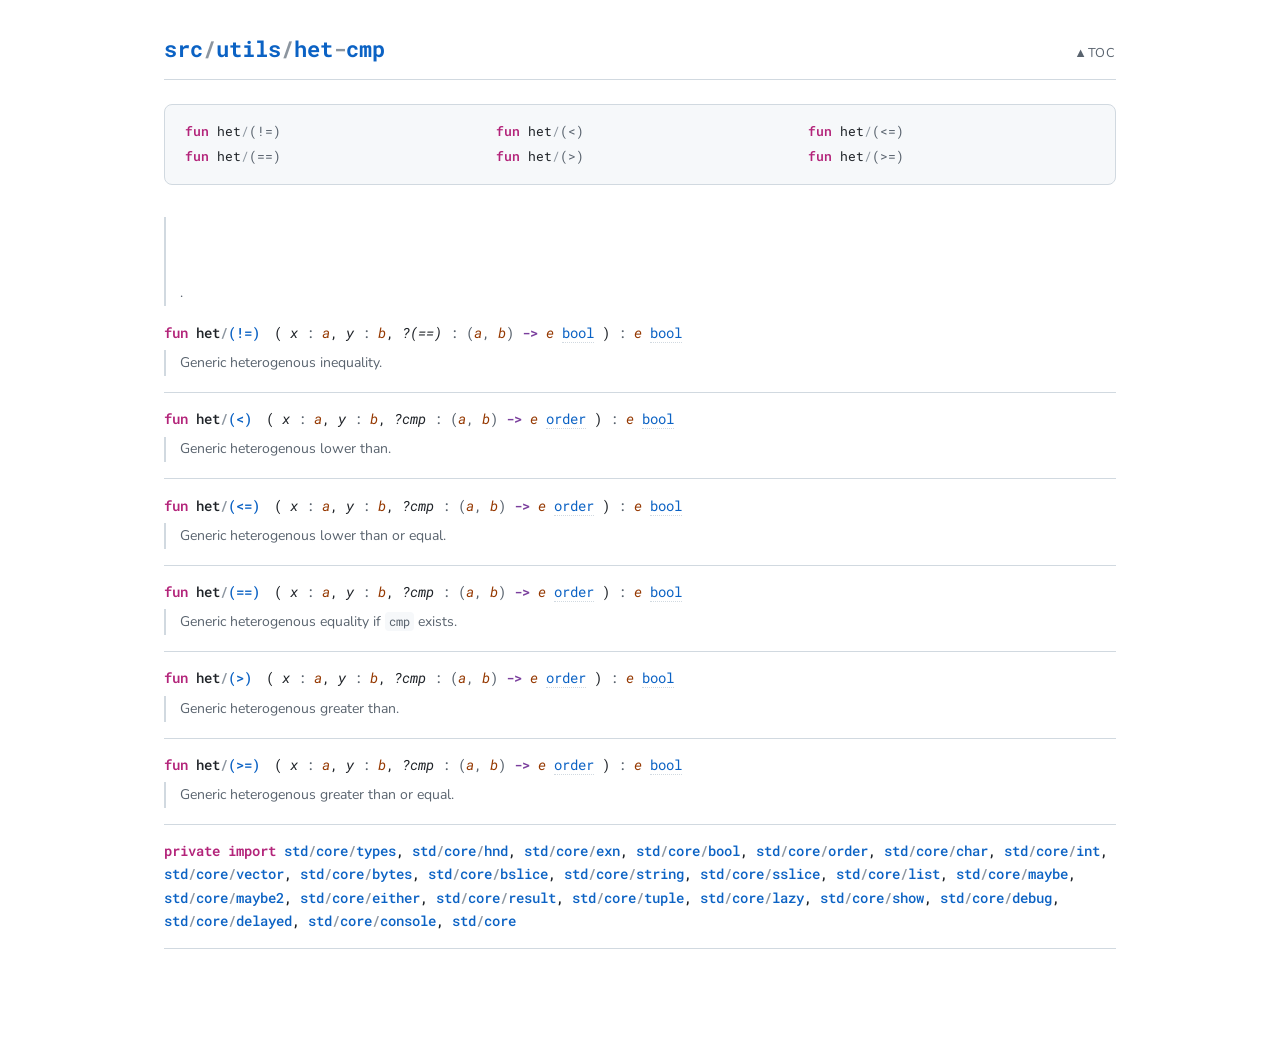
<file: docs/src_utils_het-cmp.html>
<!DOCTYPE html>
<html>
<head>
<meta http-equiv="content-type" content="text/html; charset=UTF-8" />
<meta name="viewport" content="initial-scale=1.0" />

<style type="text/css">.koka .plaincode, .koka a.pp .pc { display: none; } .koka a.pp { color: inherit; text-decoration: none; }</style>
<link rel="stylesheet" type="text/css" href="styles/koka.css" />

<link rel="stylesheet" type="text/css" href="https://fonts.googleapis.com/css?family=Nunito:400,400italic,700,700italic" />
<link rel="stylesheet" type="text/css" href="https://fonts.googleapis.com/css?family=Roboto+Mono:400,500,700,400italic" />

<title>src/utils/het-cmp documentation</title>
</head>

<body class="koka doc body madoko">
<h1 id="_null_"><a class="link" href="src_utils_het-cmp-source.html"><span class="mo">src<span class="fslash">/</span>utils<span class="fslash">/</span>het<span class="dash">-</span>cmp</span></a><a class="link" href="toc.html"><span class="toc-link">&#x25b2;toc</span></a></h1>
<div class="toc code"><ul class="toc"><li><a class="link" href="#het_fs__excl__eq_"><span class="kw">fun</span>&nbsp;<span class="lq">het<span class="fslash">/</span></span>(!=)</a></li><li><a class="link" href="#het_fs__lt_"><span class="kw">fun</span>&nbsp;<span class="lq">het<span class="fslash">/</span></span>(&lt;)</a></li><li><a class="link" href="#het_fs__lt__eq_"><span class="kw">fun</span>&nbsp;<span class="lq">het<span class="fslash">/</span></span>(&lt;=)</a></li><li><a class="link" href="#het_fs__eq__eq_"><span class="kw">fun</span>&nbsp;<span class="lq">het<span class="fslash">/</span></span>(==)</a></li><li><a class="link" href="#het_fs__gt_"><span class="kw">fun</span>&nbsp;<span class="lq">het<span class="fslash">/</span></span>(&gt;)</a></li><li><a class="link" href="#het_fs__gt__eq_"><span class="kw">fun</span>&nbsp;<span class="lq">het<span class="fslash">/</span></span>(&gt;=)</a></li></ul></div>
<div class="doc koka comment"><h1 class="synopsis"></h1>

.</div>
<div class="decl" id="het_fs__excl__eq_"><div class="header code"><span class="def"><span class="kw">fun</span>&nbsp;<a class="link" href="src_utils_het-cmp-source.html#het_fs__excl__eq_"><span class="lq">het<span class="fslash">/</span></span>(!=)</a></span>( <span class="tp tpp">x</span> <span class="tp sp">:</span>&nbsp;<span class="tp tv">a</span>, <span class="tp tpp">y</span> <span class="tp sp">:</span>&nbsp;<span class="tp tv">b</span>, <span class="tp tpp"><span class="lq">?</span>(==)</span> <span class="tp sp">:</span>&nbsp;<span class="tp sp">(</span><span class="tp tv">a</span><span class="tp sp">,</span> <span class="tp tv">b</span><span class="tp sp">)</span> <span class="tp kw op">-></span> <span class="tp tv">e</span> <a class="pp" href="https://koka-lang.github.io/koka/doc/std_core_types.html#type_space_bool"><span class="tp">bool</span><span class="pc"><span class="mo">std<span class="fslash">/</span>core<span class="fslash">/</span>types<span class="fslash last">/</span></span>bool: <span class="co">V</span></span></a> ) <span class="tp sp">:</span>&nbsp;<span class="tp tv">e</span> <a class="pp" href="https://koka-lang.github.io/koka/doc/std_core_types.html#type_space_bool"><span class="tp">bool</span><span class="pc"><span class="mo">std<span class="fslash">/</span>core<span class="fslash">/</span>types<span class="fslash last">/</span></span>bool: <span class="co">V</span></span></a></div><div class="doc koka comment">Generic heterogenous inequality.</div></div>
<div class="decl" id="het_fs__lt_"><div class="header code"><span class="def"><span class="kw">fun</span>&nbsp;<a class="link" href="src_utils_het-cmp-source.html#het_fs__lt_"><span class="lq">het<span class="fslash">/</span></span>(&lt;)</a></span>( <span class="tp tpp">x</span> <span class="tp sp">:</span>&nbsp;<span class="tp tv">a</span>, <span class="tp tpp">y</span> <span class="tp sp">:</span>&nbsp;<span class="tp tv">b</span>, <span class="tp tpp"><span class="lq">?</span>cmp</span> <span class="tp sp">:</span>&nbsp;<span class="tp sp">(</span><span class="tp tv">a</span><span class="tp sp">,</span> <span class="tp tv">b</span><span class="tp sp">)</span> <span class="tp kw op">-></span> <span class="tp tv">e</span> <a class="pp" href="https://koka-lang.github.io/koka/doc/std_core_types.html#type_space_order"><span class="tp">order</span><span class="pc"><span class="mo">std<span class="fslash">/</span>core<span class="fslash">/</span>types<span class="fslash last">/</span></span>order: <span class="co">V</span></span></a> ) <span class="tp sp">:</span>&nbsp;<span class="tp tv">e</span> <a class="pp" href="https://koka-lang.github.io/koka/doc/std_core_types.html#type_space_bool"><span class="tp">bool</span><span class="pc"><span class="mo">std<span class="fslash">/</span>core<span class="fslash">/</span>types<span class="fslash last">/</span></span>bool: <span class="co">V</span></span></a></div><div class="doc koka comment">Generic heterogenous lower than.</div></div>
<div class="decl" id="het_fs__lt__eq_"><div class="header code"><span class="def"><span class="kw">fun</span>&nbsp;<a class="link" href="src_utils_het-cmp-source.html#het_fs__lt__eq_"><span class="lq">het<span class="fslash">/</span></span>(&lt;=)</a></span>( <span class="tp tpp">x</span> <span class="tp sp">:</span>&nbsp;<span class="tp tv">a</span>, <span class="tp tpp">y</span> <span class="tp sp">:</span>&nbsp;<span class="tp tv">b</span>, <span class="tp tpp"><span class="lq">?</span>cmp</span> <span class="tp sp">:</span>&nbsp;<span class="tp sp">(</span><span class="tp tv">a</span><span class="tp sp">,</span> <span class="tp tv">b</span><span class="tp sp">)</span> <span class="tp kw op">-></span> <span class="tp tv">e</span> <a class="pp" href="https://koka-lang.github.io/koka/doc/std_core_types.html#type_space_order"><span class="tp">order</span><span class="pc"><span class="mo">std<span class="fslash">/</span>core<span class="fslash">/</span>types<span class="fslash last">/</span></span>order: <span class="co">V</span></span></a> ) <span class="tp sp">:</span>&nbsp;<span class="tp tv">e</span> <a class="pp" href="https://koka-lang.github.io/koka/doc/std_core_types.html#type_space_bool"><span class="tp">bool</span><span class="pc"><span class="mo">std<span class="fslash">/</span>core<span class="fslash">/</span>types<span class="fslash last">/</span></span>bool: <span class="co">V</span></span></a></div><div class="doc koka comment">Generic heterogenous lower than or equal.</div></div>
<div class="decl" id="het_fs__eq__eq_"><div class="header code"><span class="def"><span class="kw">fun</span>&nbsp;<a class="link" href="src_utils_het-cmp-source.html#het_fs__eq__eq_"><span class="lq">het<span class="fslash">/</span></span>(==)</a></span>( <span class="tp tpp">x</span> <span class="tp sp">:</span>&nbsp;<span class="tp tv">a</span>, <span class="tp tpp">y</span> <span class="tp sp">:</span>&nbsp;<span class="tp tv">b</span>, <span class="tp tpp"><span class="lq">?</span>cmp</span> <span class="tp sp">:</span>&nbsp;<span class="tp sp">(</span><span class="tp tv">a</span><span class="tp sp">,</span> <span class="tp tv">b</span><span class="tp sp">)</span> <span class="tp kw op">-></span> <span class="tp tv">e</span> <a class="pp" href="https://koka-lang.github.io/koka/doc/std_core_types.html#type_space_order"><span class="tp">order</span><span class="pc"><span class="mo">std<span class="fslash">/</span>core<span class="fslash">/</span>types<span class="fslash last">/</span></span>order: <span class="co">V</span></span></a> ) <span class="tp sp">:</span>&nbsp;<span class="tp tv">e</span> <a class="pp" href="https://koka-lang.github.io/koka/doc/std_core_types.html#type_space_bool"><span class="tp">bool</span><span class="pc"><span class="mo">std<span class="fslash">/</span>core<span class="fslash">/</span>types<span class="fslash last">/</span></span>bool: <span class="co">V</span></span></a></div><div class="doc koka comment">Generic heterogenous equality if <code class="koka">cmp</code> exists.</div></div>
<div class="decl" id="het_fs__gt_"><div class="header code"><span class="def"><span class="kw">fun</span>&nbsp;<a class="link" href="src_utils_het-cmp-source.html#het_fs__gt_"><span class="lq">het<span class="fslash">/</span></span>(&gt;)</a></span>( <span class="tp tpp">x</span> <span class="tp sp">:</span>&nbsp;<span class="tp tv">a</span>, <span class="tp tpp">y</span> <span class="tp sp">:</span>&nbsp;<span class="tp tv">b</span>, <span class="tp tpp"><span class="lq">?</span>cmp</span> <span class="tp sp">:</span>&nbsp;<span class="tp sp">(</span><span class="tp tv">a</span><span class="tp sp">,</span> <span class="tp tv">b</span><span class="tp sp">)</span> <span class="tp kw op">-></span> <span class="tp tv">e</span> <a class="pp" href="https://koka-lang.github.io/koka/doc/std_core_types.html#type_space_order"><span class="tp">order</span><span class="pc"><span class="mo">std<span class="fslash">/</span>core<span class="fslash">/</span>types<span class="fslash last">/</span></span>order: <span class="co">V</span></span></a> ) <span class="tp sp">:</span>&nbsp;<span class="tp tv">e</span> <a class="pp" href="https://koka-lang.github.io/koka/doc/std_core_types.html#type_space_bool"><span class="tp">bool</span><span class="pc"><span class="mo">std<span class="fslash">/</span>core<span class="fslash">/</span>types<span class="fslash last">/</span></span>bool: <span class="co">V</span></span></a></div><div class="doc koka comment">Generic heterogenous greater than.</div></div>
<div class="decl" id="het_fs__gt__eq_"><div class="header code"><span class="def"><span class="kw">fun</span>&nbsp;<a class="link" href="src_utils_het-cmp-source.html#het_fs__gt__eq_"><span class="lq">het<span class="fslash">/</span></span>(&gt;=)</a></span>( <span class="tp tpp">x</span> <span class="tp sp">:</span>&nbsp;<span class="tp tv">a</span>, <span class="tp tpp">y</span> <span class="tp sp">:</span>&nbsp;<span class="tp tv">b</span>, <span class="tp tpp"><span class="lq">?</span>cmp</span> <span class="tp sp">:</span>&nbsp;<span class="tp sp">(</span><span class="tp tv">a</span><span class="tp sp">,</span> <span class="tp tv">b</span><span class="tp sp">)</span> <span class="tp kw op">-></span> <span class="tp tv">e</span> <a class="pp" href="https://koka-lang.github.io/koka/doc/std_core_types.html#type_space_order"><span class="tp">order</span><span class="pc"><span class="mo">std<span class="fslash">/</span>core<span class="fslash">/</span>types<span class="fslash last">/</span></span>order: <span class="co">V</span></span></a> ) <span class="tp sp">:</span>&nbsp;<span class="tp tv">e</span> <a class="pp" href="https://koka-lang.github.io/koka/doc/std_core_types.html#type_space_bool"><span class="tp">bool</span><span class="pc"><span class="mo">std<span class="fslash">/</span>core<span class="fslash">/</span>types<span class="fslash last">/</span></span>bool: <span class="co">V</span></span></a></div><div class="doc koka comment">Generic heterogenous greater than or equal.</div></div>
<div class="decl" id="-private-imports"><div class="header code"><span class="def"><span class="kw">private import</span>&nbsp;<span class="code"><a class="pp" href="https://koka-lang.github.io/koka/doc/std_core_types.html#_null_"><span class="mo">std<span class="fslash">/</span>core<span class="fslash">/</span>types</span><span class="pc"><span class="mo">std<span class="fslash">/</span>core<span class="fslash">/</span>types</span></span></a></span>, <span class="code"><a class="pp" href="https://koka-lang.github.io/koka/doc/std_core_hnd.html#_null_"><span class="mo">std<span class="fslash">/</span>core<span class="fslash">/</span>hnd</span><span class="pc"><span class="mo">std<span class="fslash">/</span>core<span class="fslash">/</span>hnd</span></span></a></span>, <span class="code"><a class="pp" href="https://koka-lang.github.io/koka/doc/std_core_exn.html#_null_"><span class="mo">std<span class="fslash">/</span>core<span class="fslash">/</span>exn</span><span class="pc"><span class="mo">std<span class="fslash">/</span>core<span class="fslash">/</span>exn</span></span></a></span>, <span class="code"><a class="pp" href="https://koka-lang.github.io/koka/doc/std_core_bool.html#_null_"><span class="mo">std<span class="fslash">/</span>core<span class="fslash">/</span>bool</span><span class="pc"><span class="mo">std<span class="fslash">/</span>core<span class="fslash">/</span>bool</span></span></a></span>, <span class="code"><a class="pp" href="https://koka-lang.github.io/koka/doc/std_core_order.html#_null_"><span class="mo">std<span class="fslash">/</span>core<span class="fslash">/</span>order</span><span class="pc"><span class="mo">std<span class="fslash">/</span>core<span class="fslash">/</span>order</span></span></a></span>, <span class="code"><a class="pp" href="https://koka-lang.github.io/koka/doc/std_core_char.html#_null_"><span class="mo">std<span class="fslash">/</span>core<span class="fslash">/</span>char</span><span class="pc"><span class="mo">std<span class="fslash">/</span>core<span class="fslash">/</span>char</span></span></a></span>, <span class="code"><a class="pp" href="https://koka-lang.github.io/koka/doc/std_core_int.html#_null_"><span class="mo">std<span class="fslash">/</span>core<span class="fslash">/</span>int</span><span class="pc"><span class="mo">std<span class="fslash">/</span>core<span class="fslash">/</span>int</span></span></a></span>, <span class="code"><a class="pp" href="https://koka-lang.github.io/koka/doc/std_core_vector.html#_null_"><span class="mo">std<span class="fslash">/</span>core<span class="fslash">/</span>vector</span><span class="pc"><span class="mo">std<span class="fslash">/</span>core<span class="fslash">/</span>vector</span></span></a></span>, <span class="code"><a class="pp" href="https://koka-lang.github.io/koka/doc/std_core_bytes.html#_null_"><span class="mo">std<span class="fslash">/</span>core<span class="fslash">/</span>bytes</span><span class="pc"><span class="mo">std<span class="fslash">/</span>core<span class="fslash">/</span>bytes</span></span></a></span>, <span class="code"><a class="pp" href="https://koka-lang.github.io/koka/doc/std_core_bslice.html#_null_"><span class="mo">std<span class="fslash">/</span>core<span class="fslash">/</span>bslice</span><span class="pc"><span class="mo">std<span class="fslash">/</span>core<span class="fslash">/</span>bslice</span></span></a></span>, <span class="code"><a class="pp" href="https://koka-lang.github.io/koka/doc/std_core_string.html#_null_"><span class="mo">std<span class="fslash">/</span>core<span class="fslash">/</span>string</span><span class="pc"><span class="mo">std<span class="fslash">/</span>core<span class="fslash">/</span>string</span></span></a></span>, <span class="code"><a class="pp" href="https://koka-lang.github.io/koka/doc/std_core_sslice.html#_null_"><span class="mo">std<span class="fslash">/</span>core<span class="fslash">/</span>sslice</span><span class="pc"><span class="mo">std<span class="fslash">/</span>core<span class="fslash">/</span>sslice</span></span></a></span>, <span class="code"><a class="pp" href="https://koka-lang.github.io/koka/doc/std_core_list.html#_null_"><span class="mo">std<span class="fslash">/</span>core<span class="fslash">/</span>list</span><span class="pc"><span class="mo">std<span class="fslash">/</span>core<span class="fslash">/</span>list</span></span></a></span>, <span class="code"><a class="pp" href="https://koka-lang.github.io/koka/doc/std_core_maybe.html#_null_"><span class="mo">std<span class="fslash">/</span>core<span class="fslash">/</span>maybe</span><span class="pc"><span class="mo">std<span class="fslash">/</span>core<span class="fslash">/</span>maybe</span></span></a></span>, <span class="code"><a class="pp" href="https://koka-lang.github.io/koka/doc/std_core_maybe2.html#_null_"><span class="mo">std<span class="fslash">/</span>core<span class="fslash">/</span>maybe2</span><span class="pc"><span class="mo">std<span class="fslash">/</span>core<span class="fslash">/</span>maybe2</span></span></a></span>, <span class="code"><a class="pp" href="https://koka-lang.github.io/koka/doc/std_core_either.html#_null_"><span class="mo">std<span class="fslash">/</span>core<span class="fslash">/</span>either</span><span class="pc"><span class="mo">std<span class="fslash">/</span>core<span class="fslash">/</span>either</span></span></a></span>, <span class="code"><a class="pp" href="https://koka-lang.github.io/koka/doc/std_core_result.html#_null_"><span class="mo">std<span class="fslash">/</span>core<span class="fslash">/</span>result</span><span class="pc"><span class="mo">std<span class="fslash">/</span>core<span class="fslash">/</span>result</span></span></a></span>, <span class="code"><a class="pp" href="https://koka-lang.github.io/koka/doc/std_core_tuple.html#_null_"><span class="mo">std<span class="fslash">/</span>core<span class="fslash">/</span>tuple</span><span class="pc"><span class="mo">std<span class="fslash">/</span>core<span class="fslash">/</span>tuple</span></span></a></span>, <span class="code"><a class="pp" href="https://koka-lang.github.io/koka/doc/std_core_lazy.html#_null_"><span class="mo">std<span class="fslash">/</span>core<span class="fslash">/</span>lazy</span><span class="pc"><span class="mo">std<span class="fslash">/</span>core<span class="fslash">/</span>lazy</span></span></a></span>, <span class="code"><a class="pp" href="https://koka-lang.github.io/koka/doc/std_core_show.html#_null_"><span class="mo">std<span class="fslash">/</span>core<span class="fslash">/</span>show</span><span class="pc"><span class="mo">std<span class="fslash">/</span>core<span class="fslash">/</span>show</span></span></a></span>, <span class="code"><a class="pp" href="https://koka-lang.github.io/koka/doc/std_core_debug.html#_null_"><span class="mo">std<span class="fslash">/</span>core<span class="fslash">/</span>debug</span><span class="pc"><span class="mo">std<span class="fslash">/</span>core<span class="fslash">/</span>debug</span></span></a></span>, <span class="code"><a class="pp" href="https://koka-lang.github.io/koka/doc/std_core_delayed.html#_null_"><span class="mo">std<span class="fslash">/</span>core<span class="fslash">/</span>delayed</span><span class="pc"><span class="mo">std<span class="fslash">/</span>core<span class="fslash">/</span>delayed</span></span></a></span>, <span class="code"><a class="pp" href="https://koka-lang.github.io/koka/doc/std_core_console.html#_null_"><span class="mo">std<span class="fslash">/</span>core<span class="fslash">/</span>console</span><span class="pc"><span class="mo">std<span class="fslash">/</span>core<span class="fslash">/</span>console</span></span></a></span>, <span class="code"><a class="pp" href="https://koka-lang.github.io/koka/doc/std_core.html#_null_"><span class="mo">std<span class="fslash">/</span>core</span><span class="pc"><span class="mo">std<span class="fslash">/</span>core</span></span></a></span></span></div></div>
</body>
</html>
</file>
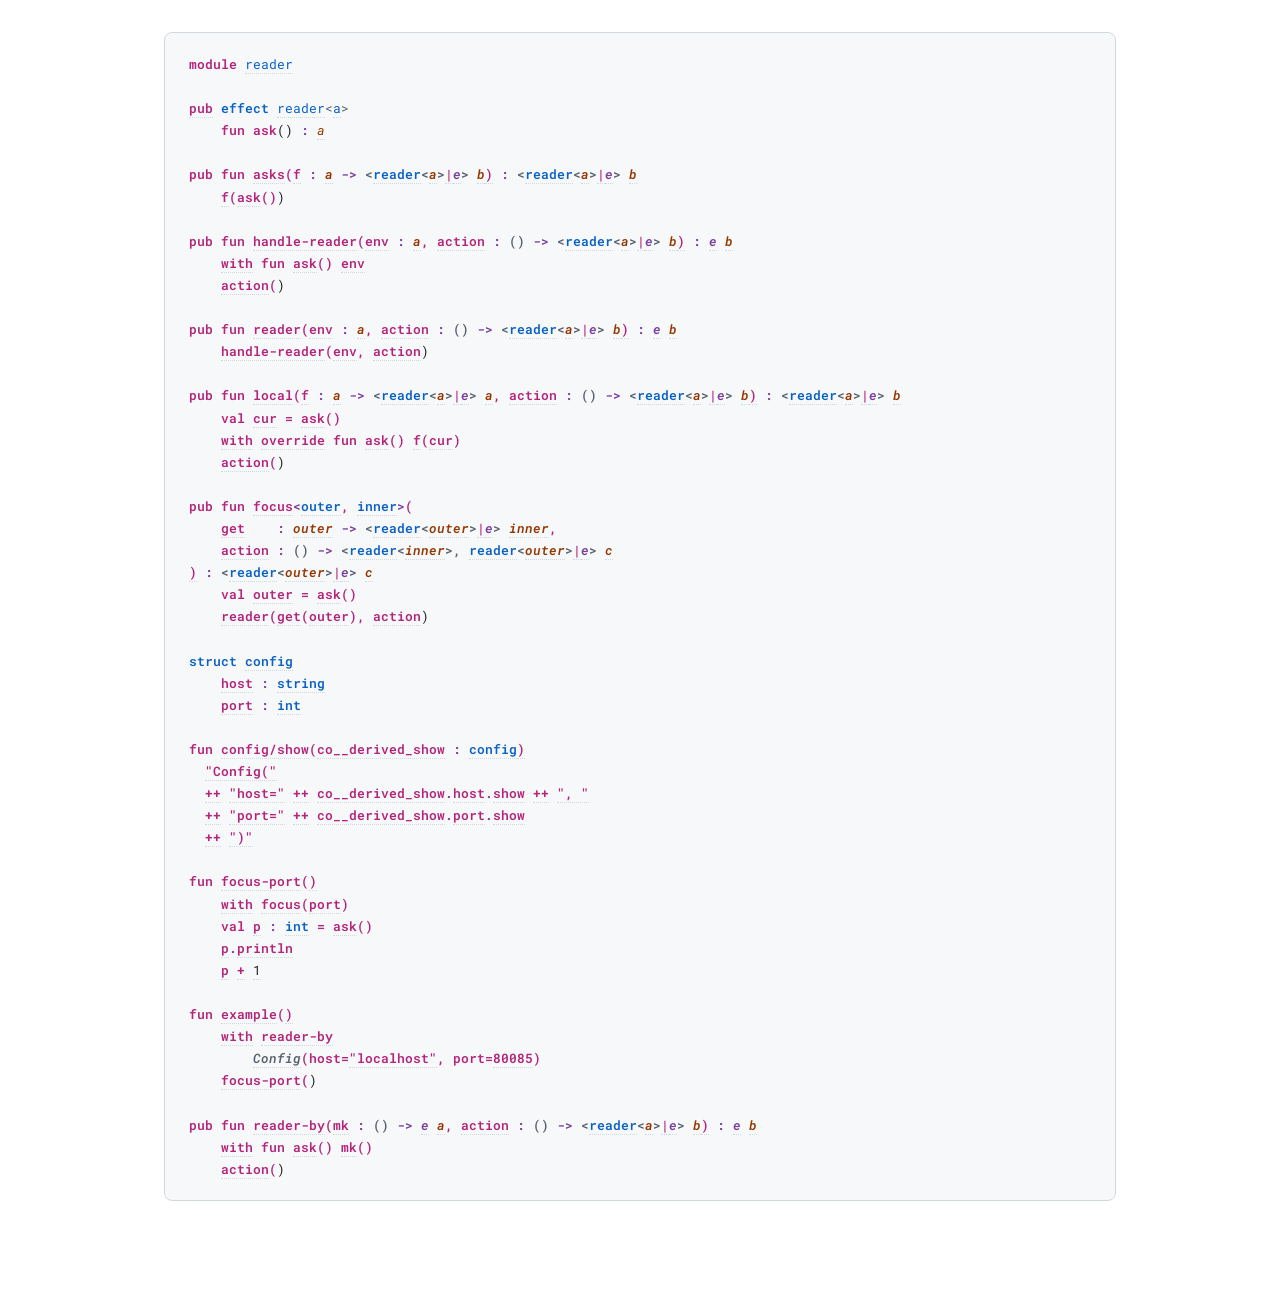
<file: docs/src_utils_reader-source.html>
<!DOCTYPE html>
<html>
<head>
<meta http-equiv="content-type" content="text/html; charset=UTF-8" />
<meta name="viewport" content="initial-scale=1.0" />

<style type="text/css">.koka .plaincode, .koka a.pp .pc { display: none; } .koka a.pp { color: inherit; text-decoration: none; }</style>
<link rel="stylesheet" type="text/css" href="styles/koka.css" />

<link rel="stylesheet" type="text/css" href="https://fonts.googleapis.com/css?family=Nunito:400,400italic,700,700italic" />
<link rel="stylesheet" type="text/css" href="https://fonts.googleapis.com/css?family=Roboto+Mono:400,500,700,400italic" />

<title>reader.kk documentation</title>
</head>

<body class="koka doc body madoko">
<pre class="koka source"><span class="kw">module</span> <a class="pp" href="src_utils_reader.html#_null_"><span class="mo">reader</span><span class="pc"><span class="mo">src<span class="fslash">/</span>utils<span class="fslash">/</span>reader</span></span></a>

<a class="pp" href="#type_space_reader"><span class="tp"><span class="kw">pub</span></span><span class="pc"><span class="mo">src<span class="fslash">/</span>utils<span class="fslash">/</span>reader<span class="fslash last">/</span></span>reader: <span class="tp sp">(</span><span class="co">V</span>, <span class="co">E</span>, <span class="co">V</span>) <span class="kw op">-></span> <span class="co">V</span></span></a> <span class="tp kw">effect</span> <a class="pp" href="src_utils_reader.html#type_space_reader"><span class="tp">reader</span><span class="pc"><span class="mo">src<span class="fslash">/</span>utils<span class="fslash">/</span>reader<span class="fslash last">/</span></span>reader: <span class="tp sp">(</span><span class="co">V</span>, <span class="co">E</span>, <span class="co">V</span>) <span class="kw op">-></span> <span class="co">V</span></span></a><span class="tp sp">&lt;</span><a class="pp"><span class="tp">a</span><span class="pc">a: <span class="co">V</span></span></a><span class="tp sp">&gt;</span>
    <span class="kw">fun</span> <span class="decl-fun" id="ask">ask</span>() <span class="tp kw op">:</span> <a class="pp"><span class="tp tv">a</span><span class="pc">a: <span class="co">V</span></span></a>

<span class="decl-fun" id="asks"><span class="kw">pub</span> <span class="kw">fun</span> <a class="pp" href="src_utils_reader.html#asks">asks<span class="pc"><span class="mo">src<span class="fslash">/</span>utils<span class="fslash">/</span>reader<span class="fslash last">/</span></span>asks: <span class="tp kw">forall</span><span class="tp sp">&lt;</span><span class="tp tv">a</span><span class="tp sp">,</span><span class="tp tv">b</span><span class="tp sp">,</span><span class="tp tv">e</span><span class="tp sp">&gt;</span> <span class="tp sp">(</span><span class="tp tpp">f</span> <span class="tp kw op">:</span> <span class="tp sp">(</span><span class="tp tv">a</span><span class="tp sp">)</span> <span class="tp kw op">-></span> <span class="tp sp">&lt;</span><span class="tp">reader</span><span class="tp sp">&lt;</span><span class="tp tv">a</span><span class="tp sp">&gt;</span><span class="tp kw op">|</span><span class="tp tv">e</span><span class="tp sp">&gt;</span> <span class="tp tv">b</span><span class="tp sp">)</span> <span class="tp kw op">-></span> <span class="tp sp">&lt;</span><span class="tp">reader</span><span class="tp sp">&lt;</span><span class="tp tv">a</span><span class="tp sp">&gt;</span><span class="tp kw op">|</span><span class="tp tv">e</span><span class="tp sp">&gt;</span> <span class="tp tv">b</span></span></a>(<a class="pp">f<span class="pc">f: <span class="tp sp">(</span><span class="tp op">$</span><span class="number">397</span>) <span class="kw op">-></span> <span class="op">&lt;</span>reader<span class="op">&lt;$</span><span class="number">397</span><span class="op">&gt;|$</span><span class="number">399</span><span class="op">&gt;</span> <span class="op">$</span><span class="number">398</span></span></a> <span class="tp kw op">:</span> <a class="pp"><span class="tp tv">a</span><span class="pc">a: <span class="co">V</span></span></a> <span class="tp kw op">-></span> <span class="tp sp">&lt;</span><a class="pp" href="#type_space_reader"><span class="tp">reader</span><span class="pc"><span class="mo">src<span class="fslash">/</span>utils<span class="fslash">/</span>reader<span class="fslash last">/</span></span>reader: <span class="tp sp">(</span><span class="co">V</span>, <span class="co">E</span>, <span class="co">V</span>) <span class="kw op">-></span> <span class="co">V</span></span></a><span class="tp sp">&lt;</span><a class="pp"><span class="tp tv">a</span><span class="pc">a: <span class="co">V</span></span></a><span class="tp sp">&gt;</span><a class="pp" href="https://koka-lang.github.io/koka/doc/std_core_types-source.html#type_space_effect_extend"><span class="tp"><span class="kw">|</span></span><span class="pc"><span class="mo">std<span class="fslash">/</span>core<span class="fslash">/</span>types<span class="fslash last">/</span></span>effect<span class="dash">-</span>extend: <span class="tp sp">(</span><span class="co">X</span>, <span class="co">E</span>) <span class="kw op">-></span> <span class="co">E</span></span></a><a class="pp"><span class="tp tv"><span class="effect">e</span></span><span class="pc">e: <span class="co">E</span></span></a><span class="tp sp">&gt;</span> <a class="pp"><span class="tp tv">b</span><span class="pc">b: <span class="co">V</span></span></a><a class="pp">)<span class="pc">result: <span class="tp kw op">-></span> <span class="tp sp">&lt;</span><span class="tp">reader</span><span class="tp sp">&lt;</span><span class="number">422</span><span class="op">&gt;</span><span class="kw op">|</span><span class="number">424</span><span class="op">&gt;</span> <span class="number">423</span></span></a> <span class="tp kw op">:</span> <span class="tp sp">&lt;</span><a class="pp" href="#type_space_reader"><span class="tp">reader</span><span class="pc"><span class="mo">src<span class="fslash">/</span>utils<span class="fslash">/</span>reader<span class="fslash last">/</span></span>reader: <span class="tp sp">(</span><span class="co">V</span>, <span class="co">E</span>, <span class="co">V</span>) <span class="kw op">-></span> <span class="co">V</span></span></a><span class="tp sp">&lt;</span><a class="pp"><span class="tp tv">a</span><span class="pc">a: <span class="co">V</span></span></a><span class="tp sp">&gt;</span><a class="pp" href="https://koka-lang.github.io/koka/doc/std_core_types-source.html#type_space_effect_extend"><span class="tp"><span class="kw">|</span></span><span class="pc"><span class="mo">std<span class="fslash">/</span>core<span class="fslash">/</span>types<span class="fslash last">/</span></span>effect<span class="dash">-</span>extend: <span class="tp sp">(</span><span class="co">X</span>, <span class="co">E</span>) <span class="kw op">-></span> <span class="co">E</span></span></a><a class="pp"><span class="tp tv"><span class="effect">e</span></span><span class="pc">e: <span class="co">E</span></span></a><span class="tp sp">&gt;</span> <a class="pp"><span class="tp tv">b</span><span class="pc">b: <span class="co">V</span></span></a>
    <a class="pp">f<span class="pc">f: <span class="tp sp">(</span><span class="tp op">$</span><span class="number">397</span>) <span class="kw op">-></span> <span class="op">&lt;</span>reader<span class="op">&lt;$</span><span class="number">397</span><span class="op">&gt;|$</span><span class="number">399</span><span class="op">&gt;</span> <span class="op">$</span><span class="number">398</span></span></a>(<a class="pp" href="#ask">ask<span class="pc"><span class="mo">src<span class="fslash">/</span>utils<span class="fslash">/</span>reader<span class="fslash last">/</span></span>ask: <span class="tp sp">(</span><span class="tp sp">)</span> <span class="tp kw op">-></span> <span class="tp sp">&lt;</span><span class="tp">reader</span><span class="tp op">&lt;$</span><span class="number">397</span><span class="op">&gt;|$</span><span class="number">399</span><span class="op">&gt;</span> <span class="op">$</span><span class="number">397</span></span></a>()</span>)

<span class="decl-fun" id="handle_reader"><span class="kw">pub</span> <span class="kw">fun</span> <a class="pp" href="src_utils_reader.html#handle_reader">handle-reader<span class="pc"><span class="mo">src<span class="fslash">/</span>utils<span class="fslash">/</span>reader<span class="fslash last">/</span></span>handle<span class="dash">-</span>reader: <span class="tp kw">forall</span><span class="tp sp">&lt;</span><span class="tp tv">a</span><span class="tp sp">,</span><span class="tp tv">b</span><span class="tp sp">,</span><span class="tp tv">e</span><span class="tp sp">&gt;</span> <span class="tp sp">(</span><span class="tp tpp">env</span> <span class="tp kw op">:</span> <span class="tp tv">a</span><span class="tp sp">,</span> <span class="tp tpp">action</span> <span class="tp kw op">:</span> <span class="tp sp">(</span><span class="tp sp">)</span> <span class="tp kw op">-></span> <span class="tp sp">&lt;</span><span class="tp">reader</span><span class="tp sp">&lt;</span><span class="tp tv">a</span><span class="tp sp">&gt;</span><span class="tp kw op">|</span><span class="tp tv">e</span><span class="tp sp">&gt;</span> <span class="tp tv">b</span><span class="tp sp">)</span> <span class="tp kw op">-></span> <span class="tp tv">e</span> <span class="tp tv">b</span></span></a>(<a class="pp">env<span class="pc">env: <span class="tp op">$</span><span class="number">434</span></span></a> <span class="tp kw op">:</span> <a class="pp"><span class="tp tv">a</span><span class="pc">a: <span class="co">V</span></span></a>, <a class="pp">action<span class="pc">action: <span class="tp sp">(</span><span class="tp sp">)</span> <span class="tp kw op">-></span> <span class="tp sp">&lt;</span><span class="tp">reader</span><span class="tp op">&lt;$</span><span class="number">434</span><span class="op">&gt;|$</span><span class="number">436</span><span class="op">&gt;</span> <span class="op">$</span><span class="number">435</span></span></a> <span class="tp kw op">:</span> <span class="tp sp">(</span><span class="tp sp">)</span> <span class="tp kw op">-></span> <span class="tp sp">&lt;</span><a class="pp" href="#type_space_reader"><span class="tp">reader</span><span class="pc"><span class="mo">src<span class="fslash">/</span>utils<span class="fslash">/</span>reader<span class="fslash last">/</span></span>reader: <span class="tp sp">(</span><span class="co">V</span>, <span class="co">E</span>, <span class="co">V</span>) <span class="kw op">-></span> <span class="co">V</span></span></a><span class="tp sp">&lt;</span><a class="pp"><span class="tp tv">a</span><span class="pc">a: <span class="co">V</span></span></a><span class="tp sp">&gt;</span><a class="pp" href="https://koka-lang.github.io/koka/doc/std_core_types-source.html#type_space_effect_extend"><span class="tp"><span class="kw">|</span></span><span class="pc"><span class="mo">std<span class="fslash">/</span>core<span class="fslash">/</span>types<span class="fslash last">/</span></span>effect<span class="dash">-</span>extend: <span class="tp sp">(</span><span class="co">X</span>, <span class="co">E</span>) <span class="kw op">-></span> <span class="co">E</span></span></a><a class="pp"><span class="tp tv"><span class="effect">e</span></span><span class="pc">e: <span class="co">E</span></span></a><span class="tp sp">&gt;</span> <a class="pp"><span class="tp tv">b</span><span class="pc">b: <span class="co">V</span></span></a><a class="pp">)<span class="pc">result: <span class="tp kw op">-></span> <span class="number">521</span> <span class="number">520</span></span></a> <span class="tp kw op">:</span> <a class="pp"><span class="tp tv"><span class="effect">e</span></span><span class="pc">e: <span class="co">E</span></span></a> <a class="pp"><span class="tp tv">b</span><span class="pc">b: <span class="co">V</span></span></a>
    <a class="pp"><span class="kw">with</span><span class="pc">with: <span class="tp sp">(</span><span class="tp sp">)</span> <span class="tp kw op">-></span> <span class="tp sp">&lt;</span><span class="tp">reader</span><span class="tp op">&lt;$</span><span class="number">434</span><span class="op">&gt;|$</span><span class="number">436</span><span class="op">&gt;</span> <span class="op">$</span><span class="number">435</span></span></a> <span class="kw">fun</span> <a class="pp">ask<span class="pc">handler: <span class="tp sp">(</span><span class="tp sp">(</span><span class="tp sp">)</span> <span class="tp kw op">-></span> <span class="tp sp">&lt;</span><span class="tp">reader</span><span class="tp op">&lt;$</span><span class="number">434</span><span class="op">&gt;|$</span><span class="number">436</span><span class="op">&gt;</span> <span class="op">$</span><span class="number">435</span>) <span class="kw op">-></span> <span class="op">$</span><span class="number">436</span> <span class="op">$</span><span class="number">435</span></span></a>() <a class="pp">env<span class="pc">env: <span class="tp op">$</span><span class="number">434</span></span></a>
    <a class="pp">action<span class="pc">action: <span class="tp sp">(</span><span class="tp sp">)</span> <span class="tp kw op">-></span> <span class="tp sp">&lt;</span><span class="tp">reader</span><span class="tp op">&lt;$</span><span class="number">434</span><span class="op">&gt;|$</span><span class="number">436</span><span class="op">&gt;</span> <span class="op">$</span><span class="number">435</span></span></a>(</span>)

<span class="decl-fun" id="reader"><span class="kw">pub</span> <span class="kw">fun</span> <a class="pp" href="src_utils_reader.html#reader">reader<span class="pc"><span class="mo">src<span class="fslash">/</span>utils<span class="fslash">/</span>reader<span class="fslash last">/</span></span>reader: <span class="tp kw">forall</span><span class="tp sp">&lt;</span><span class="tp tv">a</span><span class="tp sp">,</span><span class="tp tv">b</span><span class="tp sp">,</span><span class="tp tv">e</span><span class="tp sp">&gt;</span> <span class="tp sp">(</span><span class="tp tpp">env</span> <span class="tp kw op">:</span> <span class="tp tv">a</span><span class="tp sp">,</span> <span class="tp tpp">action</span> <span class="tp kw op">:</span> <span class="tp sp">(</span><span class="tp sp">)</span> <span class="tp kw op">-></span> <span class="tp sp">&lt;</span><span class="tp">reader</span><span class="tp sp">&lt;</span><span class="tp tv">a</span><span class="tp sp">&gt;</span><span class="tp kw op">|</span><span class="tp tv">e</span><span class="tp sp">&gt;</span> <span class="tp tv">b</span><span class="tp sp">)</span> <span class="tp kw op">-></span> <span class="tp tv">e</span> <span class="tp tv">b</span></span></a>(<a class="pp">env<span class="pc">env: <span class="tp op">$</span><span class="number">531</span></span></a> <span class="tp kw op">:</span> <a class="pp"><span class="tp tv">a</span><span class="pc">a: <span class="co">V</span></span></a>, <a class="pp">action<span class="pc">action: <span class="tp sp">(</span><span class="tp sp">)</span> <span class="tp kw op">-></span> <span class="tp sp">&lt;</span><span class="tp">reader</span><span class="tp op">&lt;$</span><span class="number">531</span><span class="op">&gt;|$</span><span class="number">533</span><span class="op">&gt;</span> <span class="op">$</span><span class="number">532</span></span></a> <span class="tp kw op">:</span> <span class="tp sp">(</span><span class="tp sp">)</span> <span class="tp kw op">-></span> <span class="tp sp">&lt;</span><a class="pp" href="#type_space_reader"><span class="tp">reader</span><span class="pc"><span class="mo">src<span class="fslash">/</span>utils<span class="fslash">/</span>reader<span class="fslash last">/</span></span>reader: <span class="tp sp">(</span><span class="co">V</span>, <span class="co">E</span>, <span class="co">V</span>) <span class="kw op">-></span> <span class="co">V</span></span></a><span class="tp sp">&lt;</span><a class="pp"><span class="tp tv">a</span><span class="pc">a: <span class="co">V</span></span></a><span class="tp sp">&gt;</span><a class="pp" href="https://koka-lang.github.io/koka/doc/std_core_types-source.html#type_space_effect_extend"><span class="tp"><span class="kw">|</span></span><span class="pc"><span class="mo">std<span class="fslash">/</span>core<span class="fslash">/</span>types<span class="fslash last">/</span></span>effect<span class="dash">-</span>extend: <span class="tp sp">(</span><span class="co">X</span>, <span class="co">E</span>) <span class="kw op">-></span> <span class="co">E</span></span></a><a class="pp"><span class="tp tv"><span class="effect">e</span></span><span class="pc">e: <span class="co">E</span></span></a><span class="tp sp">&gt;</span> <a class="pp"><span class="tp tv">b</span><span class="pc">b: <span class="co">V</span></span></a><a class="pp">)<span class="pc">result: <span class="tp kw op">-></span> <span class="number">562</span> <span class="number">561</span></span></a> <span class="tp kw op">:</span> <a class="pp"><span class="tp tv"><span class="effect">e</span></span><span class="pc">e: <span class="co">E</span></span></a> <a class="pp"><span class="tp tv">b</span><span class="pc">b: <span class="co">V</span></span></a>
    <a class="pp" href="#handle_reader">handle-reader<span class="pc"><span class="mo">src<span class="fslash">/</span>utils<span class="fslash">/</span>reader<span class="fslash last">/</span></span>handle<span class="dash">-</span>reader: <span class="tp sp">(</span><span class="tp tpp">env</span> <span class="tp kw op">:</span> <span class="tp op">$</span><span class="number">531</span>, action <span class="tp kw op">:</span> <span class="tp sp">(</span><span class="tp sp">)</span> <span class="tp kw op">-></span> <span class="tp sp">&lt;</span><span class="tp">reader</span><span class="tp op">&lt;$</span><span class="number">531</span><span class="op">&gt;|$</span><span class="number">533</span><span class="op">&gt;</span> <span class="op">$</span><span class="number">532</span>) <span class="kw op">-></span> <span class="op">$</span><span class="number">533</span> <span class="op">$</span><span class="number">532</span></span></a>(<a class="pp">env<span class="pc">env: <span class="tp op">$</span><span class="number">531</span></span></a>, <a class="pp">action<span class="pc">action: <span class="tp sp">(</span><span class="tp sp">)</span> <span class="tp kw op">-></span> <span class="tp sp">&lt;</span><span class="tp">reader</span><span class="tp op">&lt;$</span><span class="number">531</span><span class="op">&gt;|$</span><span class="number">533</span><span class="op">&gt;</span> <span class="op">$</span><span class="number">532</span></span></a></span>)

<span class="decl-fun" id="local"><span class="kw">pub</span> <span class="kw">fun</span> <a class="pp" href="src_utils_reader.html#local">local<span class="pc"><span class="mo">src<span class="fslash">/</span>utils<span class="fslash">/</span>reader<span class="fslash last">/</span></span>local: <span class="tp kw">forall</span><span class="tp sp">&lt;</span><span class="tp tv">a</span><span class="tp sp">,</span><span class="tp tv">b</span><span class="tp sp">,</span><span class="tp tv">e</span><span class="tp sp">&gt;</span> <span class="tp sp">(</span><span class="tp tpp">f</span> <span class="tp kw op">:</span> <span class="tp sp">(</span><span class="tp tv">a</span><span class="tp sp">)</span> <span class="tp kw op">-></span> <span class="tp sp">&lt;</span><span class="tp">reader</span><span class="tp sp">&lt;</span><span class="tp tv">a</span><span class="tp sp">&gt;</span><span class="tp kw op">|</span><span class="tp tv">e</span><span class="tp sp">&gt;</span> <span class="tp tv">a</span><span class="tp sp">,</span> <span class="tp tpp">action</span> <span class="tp kw op">:</span> <span class="tp sp">(</span><span class="tp sp">)</span> <span class="tp kw op">-></span> <span class="tp sp">&lt;</span><span class="tp">reader</span><span class="tp sp">&lt;</span><span class="tp tv">a</span><span class="tp sp">&gt;</span><span class="tp kw op">|</span><span class="tp tv">e</span><span class="tp sp">&gt;</span> <span class="tp tv">b</span><span class="tp sp">)</span> <span class="tp kw op">-></span> <span class="tp sp">&lt;</span><span class="tp">reader</span><span class="tp sp">&lt;</span><span class="tp tv">a</span><span class="tp sp">&gt;</span><span class="tp kw op">|</span><span class="tp tv">e</span><span class="tp sp">&gt;</span> <span class="tp tv">b</span></span></a>(<a class="pp">f<span class="pc">f: <span class="tp sp">(</span><span class="tp op">$</span><span class="number">572</span>) <span class="kw op">-></span> <span class="op">&lt;</span>reader<span class="op">&lt;$</span><span class="number">572</span><span class="op">&gt;|$</span><span class="number">574</span><span class="op">&gt;</span> <span class="op">$</span><span class="number">572</span></span></a> <span class="tp kw op">:</span> <a class="pp"><span class="tp tv">a</span><span class="pc">a: <span class="co">V</span></span></a> <span class="tp kw op">-></span> <span class="tp sp">&lt;</span><a class="pp" href="#type_space_reader"><span class="tp">reader</span><span class="pc"><span class="mo">src<span class="fslash">/</span>utils<span class="fslash">/</span>reader<span class="fslash last">/</span></span>reader: <span class="tp sp">(</span><span class="co">V</span>, <span class="co">E</span>, <span class="co">V</span>) <span class="kw op">-></span> <span class="co">V</span></span></a><span class="tp sp">&lt;</span><a class="pp"><span class="tp tv">a</span><span class="pc">a: <span class="co">V</span></span></a><span class="tp sp">&gt;</span><a class="pp" href="https://koka-lang.github.io/koka/doc/std_core_types-source.html#type_space_effect_extend"><span class="tp"><span class="kw">|</span></span><span class="pc"><span class="mo">std<span class="fslash">/</span>core<span class="fslash">/</span>types<span class="fslash last">/</span></span>effect<span class="dash">-</span>extend: <span class="tp sp">(</span><span class="co">X</span>, <span class="co">E</span>) <span class="kw op">-></span> <span class="co">E</span></span></a><a class="pp"><span class="tp tv"><span class="effect">e</span></span><span class="pc">e: <span class="co">E</span></span></a><span class="tp sp">&gt;</span> <a class="pp"><span class="tp tv">a</span><span class="pc">a: <span class="co">V</span></span></a>, <a class="pp">action<span class="pc">action: <span class="tp sp">(</span><span class="tp sp">)</span> <span class="tp kw op">-></span> <span class="tp sp">&lt;</span><span class="tp">reader</span><span class="tp op">&lt;$</span><span class="number">572</span><span class="op">&gt;|$</span><span class="number">574</span><span class="op">&gt;</span> <span class="op">$</span><span class="number">573</span></span></a> <span class="tp kw op">:</span> <span class="tp sp">(</span><span class="tp sp">)</span> <span class="tp kw op">-></span> <span class="tp sp">&lt;</span><a class="pp" href="#type_space_reader"><span class="tp">reader</span><span class="pc"><span class="mo">src<span class="fslash">/</span>utils<span class="fslash">/</span>reader<span class="fslash last">/</span></span>reader: <span class="tp sp">(</span><span class="co">V</span>, <span class="co">E</span>, <span class="co">V</span>) <span class="kw op">-></span> <span class="co">V</span></span></a><span class="tp sp">&lt;</span><a class="pp"><span class="tp tv">a</span><span class="pc">a: <span class="co">V</span></span></a><span class="tp sp">&gt;</span><a class="pp" href="https://koka-lang.github.io/koka/doc/std_core_types-source.html#type_space_effect_extend"><span class="tp"><span class="kw">|</span></span><span class="pc"><span class="mo">std<span class="fslash">/</span>core<span class="fslash">/</span>types<span class="fslash last">/</span></span>effect<span class="dash">-</span>extend: <span class="tp sp">(</span><span class="co">X</span>, <span class="co">E</span>) <span class="kw op">-></span> <span class="co">E</span></span></a><a class="pp"><span class="tp tv"><span class="effect">e</span></span><span class="pc">e: <span class="co">E</span></span></a><span class="tp sp">&gt;</span> <a class="pp"><span class="tp tv">b</span><span class="pc">b: <span class="co">V</span></span></a><a class="pp">)<span class="pc">result: <span class="tp kw op">-></span> <span class="tp sp">&lt;</span><span class="tp">reader</span><span class="tp sp">&lt;</span><span class="number">685</span><span class="op">&gt;</span><span class="kw op">|</span><span class="number">687</span><span class="op">&gt;</span> <span class="number">686</span></span></a> <span class="tp kw op">:</span> <span class="tp sp">&lt;</span><a class="pp" href="#type_space_reader"><span class="tp">reader</span><span class="pc"><span class="mo">src<span class="fslash">/</span>utils<span class="fslash">/</span>reader<span class="fslash last">/</span></span>reader: <span class="tp sp">(</span><span class="co">V</span>, <span class="co">E</span>, <span class="co">V</span>) <span class="kw op">-></span> <span class="co">V</span></span></a><span class="tp sp">&lt;</span><a class="pp"><span class="tp tv">a</span><span class="pc">a: <span class="co">V</span></span></a><span class="tp sp">&gt;</span><a class="pp" href="https://koka-lang.github.io/koka/doc/std_core_types-source.html#type_space_effect_extend"><span class="tp"><span class="kw">|</span></span><span class="pc"><span class="mo">std<span class="fslash">/</span>core<span class="fslash">/</span>types<span class="fslash last">/</span></span>effect<span class="dash">-</span>extend: <span class="tp sp">(</span><span class="co">X</span>, <span class="co">E</span>) <span class="kw op">-></span> <span class="co">E</span></span></a><a class="pp"><span class="tp tv"><span class="effect">e</span></span><span class="pc">e: <span class="co">E</span></span></a><span class="tp sp">&gt;</span> <a class="pp"><span class="tp tv">b</span><span class="pc">b: <span class="co">V</span></span></a>
    <span class="kw">val</span> <a class="pp">cur<span class="pc">cur: <span class="tp op">$</span><span class="number">572</span></span></a> <span class="kw">=</span> <a class="pp" href="#ask">ask<span class="pc"><span class="mo">src<span class="fslash">/</span>utils<span class="fslash">/</span>reader<span class="fslash last">/</span></span>ask: <span class="tp sp">(</span><span class="tp sp">)</span> <span class="tp kw op">-></span> <span class="tp sp">&lt;</span><span class="tp">reader</span><span class="tp op">&lt;$</span><span class="number">572</span><span class="op">&gt;|$</span><span class="number">574</span><span class="op">&gt;</span> <span class="op">$</span><span class="number">572</span></span></a>()
    <a class="pp"><span class="kw">with</span><span class="pc">with: <span class="tp sp">(</span><span class="tp sp">)</span> <span class="tp kw op">-></span> <span class="tp sp">&lt;</span><span class="tp">reader</span><span class="tp op">&lt;$</span><span class="number">572</span><span class="op">&gt;|$</span><span class="number">574</span><span class="op">&gt;</span> <span class="op">$</span><span class="number">573</span></span></a> <a class="pp"><span class="kw">override</span><span class="pc">handler: <span class="tp sp">(</span><span class="tp sp">(</span><span class="tp sp">)</span> <span class="tp kw op">-></span> <span class="tp sp">&lt;</span><span class="tp">reader</span><span class="tp op">&lt;$</span><span class="number">572</span><span class="op">&gt;</span>,reader<span class="op">&lt;$</span><span class="number">572</span><span class="op">&gt;|$</span><span class="number">574</span><span class="op">&gt;</span> <span class="op">$</span><span class="number">573</span>) <span class="kw op">-></span> <span class="op">&lt;</span>reader<span class="op">&lt;$</span><span class="number">572</span><span class="op">&gt;|$</span><span class="number">574</span><span class="op">&gt;</span> <span class="op">$</span><span class="number">573</span></span></a> <span class="kw">fun</span> <a class="pp">ask<span class="pc">ask: <span class="tp sp">(</span><span class="tp sp">)</span> <span class="tp kw op">-></span> <span class="tp sp">&lt;</span><span class="tp">reader</span><span class="tp op">&lt;$</span><span class="number">572</span><span class="op">&gt;|$</span><span class="number">574</span><span class="op">&gt;</span> <span class="op">$</span><span class="number">572</span></span></a>() <a class="pp">f<span class="pc">f: <span class="tp sp">(</span><span class="tp op">$</span><span class="number">572</span>) <span class="kw op">-></span> <span class="op">&lt;</span>reader<span class="op">&lt;$</span><span class="number">572</span><span class="op">&gt;|$</span><span class="number">574</span><span class="op">&gt;</span> <span class="op">$</span><span class="number">572</span></span></a>(<a class="pp">cur<span class="pc">cur: <span class="tp op">$</span><span class="number">572</span></span></a>)
    <a class="pp">action<span class="pc">action: <span class="tp sp">(</span><span class="tp sp">)</span> <span class="tp kw op">-></span> <span class="tp sp">&lt;</span><span class="tp">reader</span><span class="tp op">&lt;$</span><span class="number">572</span><span class="op">&gt;|$</span><span class="number">574</span><span class="op">&gt;</span> <span class="op">$</span><span class="number">573</span></span></a>(</span>)

<span class="decl-fun" id="focus"><span class="kw">pub</span> <span class="kw">fun</span> <a class="pp" href="src_utils_reader.html#focus">focus<span class="pc"><span class="mo">src<span class="fslash">/</span>utils<span class="fslash">/</span>reader<span class="fslash last">/</span></span>focus: <span class="tp kw">forall</span><span class="tp sp">&lt;</span><span class="tp tv">a</span><span class="tp sp">,</span><span class="tp tv">b</span><span class="tp sp">,</span><span class="tp tv">c</span><span class="tp sp">,</span><span class="tp tv">e</span><span class="tp sp">&gt;</span> <span class="tp sp">(</span><span class="tp tpp">get</span> <span class="tp kw op">:</span> <span class="tp sp">(</span><span class="tp tv">a</span><span class="tp sp">)</span> <span class="tp kw op">-></span> <span class="tp sp">&lt;</span><span class="tp">reader</span><span class="tp sp">&lt;</span><span class="tp tv">a</span><span class="tp sp">&gt;</span><span class="tp kw op">|</span><span class="tp tv">e</span><span class="tp sp">&gt;</span> <span class="tp tv">b</span><span class="tp sp">,</span> <span class="tp tpp">action</span> <span class="tp kw op">:</span> <span class="tp sp">(</span><span class="tp sp">)</span> <span class="tp kw op">-></span> <span class="tp sp">&lt;</span><span class="tp">reader</span><span class="tp sp">&lt;</span><span class="tp tv">b</span><span class="tp sp">&gt;</span><span class="tp sp">,</span><span class="tp">reader</span><span class="tp sp">&lt;</span><span class="tp tv">a</span><span class="tp sp">&gt;</span><span class="tp kw op">|</span><span class="tp tv">e</span><span class="tp sp">&gt;</span> <span class="tp tv">c</span><span class="tp sp">)</span> <span class="tp kw op">-></span> <span class="tp sp">&lt;</span><span class="tp">reader</span><span class="tp sp">&lt;</span><span class="tp tv">a</span><span class="tp sp">&gt;</span><span class="tp kw op">|</span><span class="tp tv">e</span><span class="tp sp">&gt;</span> <span class="tp tv">c</span></span></a><span class="op">&lt;</span><a class="pp"><span class="tp">outer</span><span class="pc">outer: <span class="co">V</span></span></a>, <a class="pp"><span class="tp">inner</span><span class="pc">inner: <span class="co">V</span></span></a><span class="op">&gt;</span>(
    <a class="pp">get<span class="pc">get: <span class="tp sp">(</span><span class="tp op">$</span><span class="number">697</span>) <span class="kw op">-></span> <span class="op">&lt;</span>reader<span class="op">&lt;$</span><span class="number">697</span><span class="op">&gt;|$</span><span class="number">700</span><span class="op">&gt;</span> <span class="op">$</span><span class="number">698</span></span></a>    <span class="tp kw op">:</span> <a class="pp"><span class="tp tv">outer</span><span class="pc">outer: <span class="co">V</span></span></a> <span class="tp kw op">-></span> <span class="tp sp">&lt;</span><a class="pp" href="#type_space_reader"><span class="tp">reader</span><span class="pc"><span class="mo">src<span class="fslash">/</span>utils<span class="fslash">/</span>reader<span class="fslash last">/</span></span>reader: <span class="tp sp">(</span><span class="co">V</span>, <span class="co">E</span>, <span class="co">V</span>) <span class="kw op">-></span> <span class="co">V</span></span></a><span class="tp sp">&lt;</span><a class="pp"><span class="tp tv">outer</span><span class="pc">outer: <span class="co">V</span></span></a><span class="tp sp">&gt;</span><a class="pp" href="https://koka-lang.github.io/koka/doc/std_core_types-source.html#type_space_effect_extend"><span class="tp"><span class="kw">|</span></span><span class="pc"><span class="mo">std<span class="fslash">/</span>core<span class="fslash">/</span>types<span class="fslash last">/</span></span>effect<span class="dash">-</span>extend: <span class="tp sp">(</span><span class="co">X</span>, <span class="co">E</span>) <span class="kw op">-></span> <span class="co">E</span></span></a><a class="pp"><span class="tp tv"><span class="effect">e</span></span><span class="pc">e: <span class="co">E</span></span></a><span class="tp sp">&gt;</span> <a class="pp"><span class="tp tv">inner</span><span class="pc">inner: <span class="co">V</span></span></a>,
    <a class="pp">action<span class="pc">action: <span class="tp sp">(</span><span class="tp sp">)</span> <span class="tp kw op">-></span> <span class="tp sp">&lt;</span><span class="tp">reader</span><span class="tp op">&lt;$</span><span class="number">698</span><span class="op">&gt;</span>,reader<span class="op">&lt;$</span><span class="number">697</span><span class="op">&gt;|$</span><span class="number">700</span><span class="op">&gt;</span> <span class="op">$</span><span class="number">699</span></span></a> <span class="tp kw op">:</span> <span class="tp sp">(</span><span class="tp sp">)</span> <span class="tp kw op">-></span> <span class="tp sp">&lt;</span><a class="pp" href="#type_space_reader"><span class="tp">reader</span><span class="pc"><span class="mo">src<span class="fslash">/</span>utils<span class="fslash">/</span>reader<span class="fslash last">/</span></span>reader: <span class="tp sp">(</span><span class="co">V</span>, <span class="co">E</span>, <span class="co">V</span>) <span class="kw op">-></span> <span class="co">V</span></span></a><span class="tp sp">&lt;</span><a class="pp"><span class="tp tv">inner</span><span class="pc">inner: <span class="co">V</span></span></a><span class="tp sp">&gt;</span><span class="tp sp">,</span> <a class="pp" href="#type_space_reader"><span class="tp">reader</span><span class="pc"><span class="mo">src<span class="fslash">/</span>utils<span class="fslash">/</span>reader<span class="fslash last">/</span></span>reader: <span class="tp sp">(</span><span class="co">V</span>, <span class="co">E</span>, <span class="co">V</span>) <span class="kw op">-></span> <span class="co">V</span></span></a><span class="tp sp">&lt;</span><a class="pp"><span class="tp tv">outer</span><span class="pc">outer: <span class="co">V</span></span></a><span class="tp sp">&gt;</span><a class="pp" href="https://koka-lang.github.io/koka/doc/std_core_types-source.html#type_space_effect_extend"><span class="tp"><span class="kw">|</span></span><span class="pc"><span class="mo">std<span class="fslash">/</span>core<span class="fslash">/</span>types<span class="fslash last">/</span></span>effect<span class="dash">-</span>extend: <span class="tp sp">(</span><span class="co">X</span>, <span class="co">E</span>) <span class="kw op">-></span> <span class="co">E</span></span></a><a class="pp"><span class="tp tv"><span class="effect">e</span></span><span class="pc">e: <span class="co">E</span></span></a><span class="tp sp">&gt;</span> <a class="pp"><span class="tp tv">c</span><span class="pc">c: <span class="co">V</span></span></a>
<a class="pp">)<span class="pc">result: <span class="tp kw op">-></span> <span class="tp sp">&lt;</span><span class="tp">reader</span><span class="tp sp">&lt;</span><span class="number">742</span><span class="op">&gt;</span><span class="kw op">|</span><span class="number">745</span><span class="op">&gt;</span> <span class="number">744</span></span></a> <span class="tp kw op">:</span> <span class="tp sp">&lt;</span><a class="pp" href="#type_space_reader"><span class="tp">reader</span><span class="pc"><span class="mo">src<span class="fslash">/</span>utils<span class="fslash">/</span>reader<span class="fslash last">/</span></span>reader: <span class="tp sp">(</span><span class="co">V</span>, <span class="co">E</span>, <span class="co">V</span>) <span class="kw op">-></span> <span class="co">V</span></span></a><span class="tp sp">&lt;</span><a class="pp"><span class="tp tv">outer</span><span class="pc">outer: <span class="co">V</span></span></a><span class="tp sp">&gt;</span><a class="pp" href="https://koka-lang.github.io/koka/doc/std_core_types-source.html#type_space_effect_extend"><span class="tp"><span class="kw">|</span></span><span class="pc"><span class="mo">std<span class="fslash">/</span>core<span class="fslash">/</span>types<span class="fslash last">/</span></span>effect<span class="dash">-</span>extend: <span class="tp sp">(</span><span class="co">X</span>, <span class="co">E</span>) <span class="kw op">-></span> <span class="co">E</span></span></a><a class="pp"><span class="tp tv"><span class="effect">e</span></span><span class="pc">e: <span class="co">E</span></span></a><span class="tp sp">&gt;</span> <a class="pp"><span class="tp tv">c</span><span class="pc">c: <span class="co">V</span></span></a>
    <span class="kw">val</span> <a class="pp">outer<span class="pc">outer: <span class="tp op">$</span><span class="number">697</span></span></a> <span class="kw">=</span> <a class="pp" href="#ask">ask<span class="pc"><span class="mo">src<span class="fslash">/</span>utils<span class="fslash">/</span>reader<span class="fslash last">/</span></span>ask: <span class="tp sp">(</span><span class="tp sp">)</span> <span class="tp kw op">-></span> <span class="tp sp">&lt;</span><span class="tp">reader</span><span class="tp op">&lt;$</span><span class="number">697</span><span class="op">&gt;|$</span><span class="number">700</span><span class="op">&gt;</span> <span class="op">$</span><span class="number">697</span></span></a>()
    <a class="pp" href="#reader">reader<span class="pc"><span class="mo">src<span class="fslash">/</span>utils<span class="fslash">/</span>reader<span class="fslash last">/</span></span>reader: <span class="tp sp">(</span><span class="tp tpp">env</span> <span class="tp kw op">:</span> <span class="tp op">$</span><span class="number">698</span>, action <span class="tp kw op">:</span> <span class="tp sp">(</span><span class="tp sp">)</span> <span class="tp kw op">-></span> <span class="tp sp">&lt;</span><span class="tp">reader</span><span class="tp op">&lt;$</span><span class="number">698</span><span class="op">&gt;</span>,reader<span class="op">&lt;$</span><span class="number">697</span><span class="op">&gt;|$</span><span class="number">700</span><span class="op">&gt;</span> <span class="op">$</span><span class="number">699</span>) <span class="kw op">-></span> <span class="op">&lt;</span>reader<span class="op">&lt;$</span><span class="number">697</span><span class="op">&gt;|$</span><span class="number">700</span><span class="op">&gt;</span> <span class="op">$</span><span class="number">699</span></span></a>(<a class="pp">get<span class="pc">get: <span class="tp sp">(</span><span class="tp op">$</span><span class="number">697</span>) <span class="kw op">-></span> <span class="op">&lt;</span>reader<span class="op">&lt;$</span><span class="number">697</span><span class="op">&gt;|$</span><span class="number">700</span><span class="op">&gt;</span> <span class="op">$</span><span class="number">698</span></span></a>(<a class="pp">outer<span class="pc">outer: <span class="tp op">$</span><span class="number">697</span></span></a>), <a class="pp">action<span class="pc">action: <span class="tp sp">(</span><span class="tp sp">)</span> <span class="tp kw op">-></span> <span class="tp sp">&lt;</span><span class="tp">reader</span><span class="tp op">&lt;$</span><span class="number">698</span><span class="op">&gt;</span>,reader<span class="op">&lt;$</span><span class="number">697</span><span class="op">&gt;|$</span><span class="number">700</span><span class="op">&gt;</span> <span class="op">$</span><span class="number">699</span></span></a></span>)

<span class="decl-reference type" id="type_space_config"><span class="tp kw">struct</span> <span class="decl-con" id="con_space_Config"><a class="pp" href="src_utils_reader-source.html#type_space_config"><span class="tp">config</span><span class="pc"><span class="mo">src<span class="fslash">/</span>utils<span class="fslash">/</span>reader<span class="fslash last">/</span></span>config: <span class="co">V</span></span></a>
    <a class="pp" href="src_utils_reader.html#config_fs_host">host<span class="pc"><span class="mo">src<span class="fslash">/</span>utils<span class="fslash">/</span>reader<span class="fslash last">/</span></span><span class="lq">config<span class="fslash">/</span></span>host: <span class="tp sp">(</span><span class="tp tpp">config</span> <span class="tp kw op">:</span> <span class="tp">config</span><span class="tp sp">)</span> <span class="tp kw op">-></span> <span class="tp">string</span></span></a> <span class="tp kw op">:</span> <a class="pp" href="https://koka-lang.github.io/koka/doc/std_core_types-source.html#type_space_string"><span class="tp">string</span><span class="pc"><span class="mo">std<span class="fslash">/</span>core<span class="fslash">/</span>types<span class="fslash last">/</span></span>string: <span class="co">V</span></span></a>
    <a class="pp" href="src_utils_reader.html#config_fs_port">port<span class="pc"><span class="mo">src<span class="fslash">/</span>utils<span class="fslash">/</span>reader<span class="fslash last">/</span></span><span class="lq">config<span class="fslash">/</span></span>port: <span class="tp sp">(</span><span class="tp tpp">config</span> <span class="tp kw op">:</span> <span class="tp">config</span><span class="tp sp">)</span> <span class="tp kw op">-></span> <span class="tp">int</span></span></a> <span class="tp kw op">:</span> <a class="pp" href="https://koka-lang.github.io/koka/doc/std_core_types-source.html#type_space_int"><span class="tp">int</span><span class="pc"><span class="mo">std<span class="fslash">/</span>core<span class="fslash">/</span>types<span class="fslash last">/</span></span>int: <span class="co">V</span></span></a></span></span>

<span class="decl-fun" id="config_fs_show"><span class="kw">fun</span> <a class="pp" href="src_utils_reader-source.html#config_fs_show">config/show<span class="pc"><span class="mo">src<span class="fslash">/</span>utils<span class="fslash">/</span>reader<span class="fslash last">/</span></span><span class="lq">config<span class="fslash">/</span></span>show: <span class="tp sp">(</span><span class="tp tpp">co&#95;&#95;derived&#95;show</span> <span class="tp kw op">:</span> <span class="tp">config</span><span class="tp sp">)</span> <span class="tp kw op">-></span> <span class="tp">string</span></span></a>(<a class="pp">co&#95;&#95;derived&#95;show<span class="pc">co&#95;&#95;derived&#95;show: <span class="tp">config</span></span></a> <span class="tp kw op">:</span> <a class="pp" href="#type_space_config"><span class="tp">config</span><span class="pc"><span class="mo">src<span class="fslash">/</span>utils<span class="fslash">/</span>reader<span class="fslash last">/</span></span>config: <span class="co">V</span></span></a><a class="pp">)<span class="pc">result: <span class="tp kw op">-></span> <span class="tp">total</span> <span class="tp">string</span></span></a>
  <a class="pp">"Config("<span class="pc">literal: <span class="tp">string</span><br>count= 7</span></a>
  <a class="pp" href="https://koka-lang.github.io/koka/doc/std_core_types-source.html#_plus__plus_">++<span class="pc"><span class="mo">std<span class="fslash">/</span>core<span class="fslash">/</span>types<span class="fslash last">/</span></span>(++): <span class="tp sp">(</span><span class="tp tpp">x</span> <span class="tp kw op">:</span> <span class="tp">string</span><span class="tp sp">,</span> <span class="tp tpp">y</span> <span class="tp kw op">:</span> <span class="tp">string</span><span class="tp sp">)</span> <span class="tp kw op">-></span> <span class="tp">string</span></span></a> <a class="pp">"host="<span class="pc">literal: <span class="tp">string</span><br>count= 5</span></a> <a class="pp" href="https://koka-lang.github.io/koka/doc/std_core_types-source.html#_plus__plus_">++<span class="pc"><span class="mo">std<span class="fslash">/</span>core<span class="fslash">/</span>types<span class="fslash last">/</span></span>(++): <span class="tp sp">(</span><span class="tp tpp">x</span> <span class="tp kw op">:</span> <span class="tp">string</span><span class="tp sp">,</span> <span class="tp tpp">y</span> <span class="tp kw op">:</span> <span class="tp">string</span><span class="tp sp">)</span> <span class="tp kw op">-></span> <span class="tp">string</span></span></a> <a class="pp">co&#95;&#95;derived&#95;show<span class="pc">co&#95;&#95;derived&#95;show: <span class="tp">config</span></span></a><span class="kw op">.</span><a class="pp" href="#config_fs_host">host<span class="pc"><span class="mo">src<span class="fslash">/</span>utils<span class="fslash">/</span>reader<span class="fslash last">/</span></span><span class="lq">config<span class="fslash">/</span></span>host: <span class="tp sp">(</span><span class="tp tpp">config</span> <span class="tp kw op">:</span> <span class="tp">config</span><span class="tp sp">)</span> <span class="tp kw op">-></span> <span class="tp">string</span></span></a><span class="kw op">.</span><a class="pp" href="https://koka-lang.github.io/koka/doc/std_core_show-source.html#string_fs_show">show<span class="pc"><span class="mo">std<span class="fslash">/</span>core<span class="fslash">/</span>show<span class="fslash last">/</span></span><span class="lq">string<span class="fslash">/</span></span>show: <span class="tp sp">(</span><span class="tp tpp">s</span> <span class="tp kw op">:</span> <span class="tp">string</span><span class="tp sp">)</span> <span class="tp kw op">-></span> <span class="tp">string</span></span></a> <a class="pp" href="https://koka-lang.github.io/koka/doc/std_core_types-source.html#_plus__plus_">++<span class="pc"><span class="mo">std<span class="fslash">/</span>core<span class="fslash">/</span>types<span class="fslash last">/</span></span>(++): <span class="tp sp">(</span><span class="tp tpp">x</span> <span class="tp kw op">:</span> <span class="tp">string</span><span class="tp sp">,</span> <span class="tp tpp">y</span> <span class="tp kw op">:</span> <span class="tp">string</span><span class="tp sp">)</span> <span class="tp kw op">-></span> <span class="tp">string</span></span></a> <a class="pp">", "<span class="pc">literal: <span class="tp">string</span><br>count= 2</span></a>
  <a class="pp" href="https://koka-lang.github.io/koka/doc/std_core_types-source.html#_plus__plus_">++<span class="pc"><span class="mo">std<span class="fslash">/</span>core<span class="fslash">/</span>types<span class="fslash last">/</span></span>(++): <span class="tp sp">(</span><span class="tp tpp">x</span> <span class="tp kw op">:</span> <span class="tp">string</span><span class="tp sp">,</span> <span class="tp tpp">y</span> <span class="tp kw op">:</span> <span class="tp">string</span><span class="tp sp">)</span> <span class="tp kw op">-></span> <span class="tp">string</span></span></a> <a class="pp">"port="<span class="pc">literal: <span class="tp">string</span><br>count= 5</span></a> <a class="pp" href="https://koka-lang.github.io/koka/doc/std_core_types-source.html#_plus__plus_">++<span class="pc"><span class="mo">std<span class="fslash">/</span>core<span class="fslash">/</span>types<span class="fslash last">/</span></span>(++): <span class="tp sp">(</span><span class="tp tpp">x</span> <span class="tp kw op">:</span> <span class="tp">string</span><span class="tp sp">,</span> <span class="tp tpp">y</span> <span class="tp kw op">:</span> <span class="tp">string</span><span class="tp sp">)</span> <span class="tp kw op">-></span> <span class="tp">string</span></span></a> <a class="pp">co&#95;&#95;derived&#95;show<span class="pc">co&#95;&#95;derived&#95;show: <span class="tp">config</span></span></a><span class="kw op">.</span><a class="pp" href="#config_fs_port">port<span class="pc"><span class="mo">src<span class="fslash">/</span>utils<span class="fslash">/</span>reader<span class="fslash last">/</span></span><span class="lq">config<span class="fslash">/</span></span>port: <span class="tp sp">(</span><span class="tp tpp">config</span> <span class="tp kw op">:</span> <span class="tp">config</span><span class="tp sp">)</span> <span class="tp kw op">-></span> <span class="tp">int</span></span></a><span class="kw op">.</span><a class="pp" href="https://koka-lang.github.io/koka/doc/std_core_int-source.html#show">show<span class="pc"><span class="mo">std<span class="fslash">/</span>core<span class="fslash">/</span>int<span class="fslash last">/</span></span>show: <span class="tp sp">(</span><span class="tp tpp">i</span> <span class="tp kw op">:</span> <span class="tp">int</span><span class="tp sp">)</span> <span class="tp kw op">-></span> <span class="tp">string</span></span></a>
  <a class="pp" href="https://koka-lang.github.io/koka/doc/std_core_types-source.html#_plus__plus_">++<span class="pc"><span class="mo">std<span class="fslash">/</span>core<span class="fslash">/</span>types<span class="fslash last">/</span></span>(++): <span class="tp sp">(</span><span class="tp tpp">x</span> <span class="tp kw op">:</span> <span class="tp">string</span><span class="tp sp">,</span> <span class="tp tpp">y</span> <span class="tp kw op">:</span> <span class="tp">string</span><span class="tp sp">)</span> <span class="tp kw op">-></span> <span class="tp">string</span></span></a> <a class="pp">")"<span class="pc">literal: <span class="tp">string</span><br>count= 1</span></a></span>

<span class="decl-fun" id="focus_port"><span class="kw">fun</span> <a class="pp" href="src_utils_reader-source.html#focus_port">focus-port<span class="pc"><span class="mo">src<span class="fslash">/</span>utils<span class="fslash">/</span>reader<span class="fslash last">/</span></span>focus<span class="dash">-</span>port: <span class="tp sp">(</span><span class="tp sp">)</span> <span class="tp kw op">-></span> <span class="tp sp">&lt;</span><span class="tp">console</span><span class="tp sp">,</span><span class="tp">reader</span><span class="tp sp">&lt;</span><span class="tp">config</span><span class="tp sp">&gt;</span><span class="tp sp">&gt;</span> <span class="tp">int</span></span></a>(<a class="pp">)<span class="pc">result: <span class="tp kw op">-></span> <span class="tp sp">&lt;</span><span class="tp">console</span><span class="tp sp">,</span><span class="tp">reader</span><span class="tp sp">&lt;</span><span class="tp">config</span><span class="tp sp">&gt;</span><span class="tp sp">&gt;</span> <span class="tp">int</span></span></a>
    <a class="pp"><span class="kw">with</span><span class="pc">with: <span class="tp sp">(</span><span class="tp sp">)</span> <span class="tp kw op">-></span> <span class="tp sp">&lt;</span><span class="tp">console</span><span class="tp sp">,</span><span class="tp">reader</span><span class="tp sp">&lt;</span><span class="tp">int</span><span class="tp sp">&gt;</span><span class="tp sp">,</span><span class="tp">reader</span><span class="tp sp">&lt;</span><span class="tp">config</span><span class="tp sp">&gt;</span><span class="tp sp">&gt;</span> <span class="tp">int</span></span></a> <a class="pp" href="#focus">focus<span class="pc"><span class="mo">src<span class="fslash">/</span>utils<span class="fslash">/</span>reader<span class="fslash last">/</span></span>focus: <span class="tp sp">(</span><span class="tp tpp">get</span> <span class="tp kw op">:</span> <span class="tp sp">(</span><span class="tp">config</span><span class="tp sp">)</span> <span class="tp kw op">-></span> <span class="tp sp">&lt;</span><span class="tp">console</span><span class="tp sp">,</span><span class="tp">reader</span><span class="tp sp">&lt;</span><span class="tp">config</span><span class="tp sp">&gt;</span><span class="tp sp">&gt;</span> <span class="tp">int</span><span class="tp sp">,</span> <span class="tp tpp">action</span> <span class="tp kw op">:</span> <span class="tp sp">(</span><span class="tp sp">)</span> <span class="tp kw op">-></span> <span class="tp sp">&lt;</span><span class="tp">console</span><span class="tp sp">,</span><span class="tp">reader</span><span class="tp sp">&lt;</span><span class="tp">int</span><span class="tp sp">&gt;</span><span class="tp sp">,</span><span class="tp">reader</span><span class="tp sp">&lt;</span><span class="tp">config</span><span class="tp sp">&gt;</span><span class="tp sp">&gt;</span> <span class="tp">int</span><span class="tp sp">)</span> <span class="tp kw op">-></span> <span class="tp sp">&lt;</span><span class="tp">console</span><span class="tp sp">,</span><span class="tp">reader</span><span class="tp sp">&lt;</span><span class="tp">config</span><span class="tp sp">&gt;</span><span class="tp sp">&gt;</span> <span class="tp">int</span></span></a>(<a class="pp" href="#config_fs_port">port<span class="pc"><span class="mo">src<span class="fslash">/</span>utils<span class="fslash">/</span>reader<span class="fslash last">/</span></span><span class="lq">config<span class="fslash">/</span></span>port: <span class="tp sp">(</span><span class="tp tpp">config</span> <span class="tp kw op">:</span> <span class="tp">config</span><span class="tp sp">)</span> <span class="tp kw op">-></span> <span class="tp sp">&lt;</span><span class="tp">console</span><span class="tp sp">,</span><span class="tp">reader</span><span class="tp sp">&lt;</span><span class="tp">config</span><span class="tp sp">&gt;</span><span class="tp sp">&gt;</span> <span class="tp">int</span></span></a>)
    <span class="kw">val</span> <a class="pp">p<span class="pc">p: <span class="tp">int</span></span></a> <span class="tp kw op">:</span> <a class="pp" href="https://koka-lang.github.io/koka/doc/std_core_types-source.html#type_space_int"><span class="tp">int</span><span class="pc"><span class="mo">std<span class="fslash">/</span>core<span class="fslash">/</span>types<span class="fslash last">/</span></span>int: <span class="co">V</span></span></a> <span class="kw">=</span> <a class="pp" href="#ask">ask<span class="pc"><span class="mo">src<span class="fslash">/</span>utils<span class="fslash">/</span>reader<span class="fslash last">/</span></span>ask: <span class="tp sp">(</span><span class="tp sp">)</span> <span class="tp kw op">-></span> <span class="tp sp">&lt;</span><span class="tp">console</span><span class="tp sp">,</span><span class="tp">reader</span><span class="tp sp">&lt;</span><span class="tp">int</span><span class="tp sp">&gt;</span><span class="tp sp">,</span><span class="tp">reader</span><span class="tp sp">&lt;</span><span class="tp">config</span><span class="tp sp">&gt;</span><span class="tp sp">&gt;</span> <span class="tp">int</span></span></a>()
    <a class="pp">p<span class="pc">p: <span class="tp">int</span></span></a><span class="kw op">.</span><a class="pp" href="https://koka-lang.github.io/koka/doc/std_core_console-source.html#default_fs_show_fs_println">println<span class="pc"><span class="mo">std<span class="fslash">/</span>core<span class="fslash">/</span>console<span class="fslash last">/</span></span><span class="lq">default<span class="fslash">/</span>show<span class="fslash">/</span></span>println: <span class="tp sp">(</span><span class="tp tpp">x</span> <span class="tp kw op">:</span> <span class="tp">int</span><span class="tp sp">,</span> <span class="tp tpp">@implicit<span class="fslash">/</span>show</span> <span class="tp kw op">:</span> <span class="tp sp">(</span><span class="tp">int</span><span class="tp sp">)</span> <span class="tp kw op">-></span> <span class="tp sp">&lt;</span><span class="tp">console</span><span class="tp sp">,</span><span class="tp">reader</span><span class="tp sp">&lt;</span><span class="tp">int</span><span class="tp sp">&gt;</span><span class="tp sp">,</span><span class="tp">reader</span><span class="tp sp">&lt;</span><span class="tp">config</span><span class="tp sp">&gt;</span><span class="tp sp">&gt;</span> <span class="tp">string</span><span class="tp sp">)</span> <span class="tp kw op">-></span> <span class="tp sp">&lt;</span><span class="tp">console</span><span class="tp sp">,</span><span class="tp">reader</span><span class="tp sp">&lt;</span><span class="tp">int</span><span class="tp sp">&gt;</span><span class="tp sp">,</span><span class="tp">reader</span><span class="tp sp">&lt;</span><span class="tp">config</span><span class="tp sp">&gt;</span><span class="tp sp">&gt;</span> <span class="tp sp">(</span><span class="tp sp">)</span><br>?show=int/show</span></a>
    <a class="pp">p<span class="pc">p: <span class="tp">int</span></span></a> <a class="pp" href="https://koka-lang.github.io/koka/doc/std_core_int-source.html#_plus_">+<span class="pc"><span class="mo">std<span class="fslash">/</span>core<span class="fslash">/</span>int<span class="fslash last">/</span></span>(+): <span class="tp sp">(</span><span class="tp tpp">x</span> <span class="tp kw op">:</span> <span class="tp">int</span><span class="tp sp">,</span> <span class="tp tpp">y</span> <span class="tp kw op">:</span> <span class="tp">int</span><span class="tp sp">)</span> <span class="tp kw op">-></span> <span class="tp sp">&lt;</span><span class="tp">console</span><span class="tp sp">,</span><span class="tp">reader</span><span class="tp sp">&lt;</span><span class="tp">int</span><span class="tp sp">&gt;</span><span class="tp sp">,</span><span class="tp">reader</span><span class="tp sp">&lt;</span><span class="tp">config</span><span class="tp sp">&gt;</span><span class="tp sp">&gt;</span> <span class="tp">int</span></span></a> </span><a class="pp">1<span class="pc">literal: <span class="tp">int</span><br>dec  = 1<br>hex8 = 0x01<br>bit8 = 0b00000001</span></a>

<span class="decl-fun" id="example"><span class="kw">fun</span> <a class="pp" href="src_utils_reader-source.html#example">example<span class="pc"><span class="mo">src<span class="fslash">/</span>utils<span class="fslash">/</span>reader<span class="fslash last">/</span></span>example: <span class="tp sp">(</span><span class="tp sp">)</span> <span class="tp kw op">-></span> <span class="tp">console</span> <span class="tp">int</span></span></a>(<a class="pp">)<span class="pc">result: <span class="tp kw op">-></span> <span class="tp">console</span> <span class="tp">int</span></span></a>
    <a class="pp"><span class="kw">with</span><span class="pc">with: <span class="tp sp">(</span><span class="tp sp">)</span> <span class="tp kw op">-></span> <span class="tp sp">&lt;</span><span class="tp">console</span><span class="tp sp">,</span><span class="tp">reader</span><span class="tp sp">&lt;</span><span class="tp">config</span><span class="tp sp">&gt;</span><span class="tp sp">&gt;</span> <span class="tp">int</span></span></a> <a class="pp" href="#reader_by">reader-by<span class="pc"><span class="mo">src<span class="fslash">/</span>utils<span class="fslash">/</span>reader<span class="fslash last">/</span></span>reader<span class="dash">-</span>by: <span class="tp sp">(</span><span class="tp tpp">mk</span> <span class="tp kw op">:</span> <span class="tp sp">(</span><span class="tp sp">)</span> <span class="tp kw op">-></span> <span class="tp">console</span> <span class="tp">config</span><span class="tp sp">,</span> <span class="tp tpp">action</span> <span class="tp kw op">:</span> <span class="tp sp">(</span><span class="tp sp">)</span> <span class="tp kw op">-></span> <span class="tp sp">&lt;</span><span class="tp">console</span><span class="tp sp">,</span><span class="tp">reader</span><span class="tp sp">&lt;</span><span class="tp">config</span><span class="tp sp">&gt;</span><span class="tp sp">&gt;</span> <span class="tp">int</span><span class="tp sp">)</span> <span class="tp kw op">-></span> <span class="tp">console</span> <span class="tp">int</span></span></a>
        <a class="pp" href="#con_space_Config"><span class="co">Config</span><span class="pc"><span class="mo">src<span class="fslash">/</span>utils<span class="fslash">/</span>reader<span class="fslash last">/</span></span>Config: <span class="tp sp">(</span><span class="tp tpp">host</span> <span class="tp kw op">:</span> <span class="tp">string</span><span class="tp sp">,</span> <span class="tp tpp">port</span> <span class="tp kw op">:</span> <span class="tp">int</span><span class="tp sp">)</span> <span class="tp kw op">-></span> <span class="tp">config</span></span></a>(host<span class="kw">=</span><a class="pp">"localhost"<span class="pc">literal: <span class="tp">string</span><br>count= 9</span></a>, port<span class="kw">=</span><a class="pp">80085<span class="pc">literal: <span class="tp">int</span><br>dec  = 80085<br>hex32= 0x000138D5<br>bit32= 0b00000000000000010011100011010101</span></a>)
    <a class="pp" href="#focus_port">focus-port<span class="pc"><span class="mo">src<span class="fslash">/</span>utils<span class="fslash">/</span>reader<span class="fslash last">/</span></span>focus<span class="dash">-</span>port: <span class="tp sp">(</span><span class="tp sp">)</span> <span class="tp kw op">-></span> <span class="tp sp">&lt;</span><span class="tp">console</span><span class="tp sp">,</span><span class="tp">reader</span><span class="tp sp">&lt;</span><span class="tp">config</span><span class="tp sp">&gt;</span><span class="tp sp">&gt;</span> <span class="tp">int</span></span></a>(</span>)

<span class="decl-fun" id="reader_by"><span class="kw">pub</span> <span class="kw">fun</span> <a class="pp" href="src_utils_reader.html#reader_by">reader-by<span class="pc"><span class="mo">src<span class="fslash">/</span>utils<span class="fslash">/</span>reader<span class="fslash last">/</span></span>reader<span class="dash">-</span>by: <span class="tp kw">forall</span><span class="tp sp">&lt;</span><span class="tp tv">a</span><span class="tp sp">,</span><span class="tp tv">b</span><span class="tp sp">,</span><span class="tp tv">e</span><span class="tp sp">&gt;</span> <span class="tp sp">(</span><span class="tp tpp">mk</span> <span class="tp kw op">:</span> <span class="tp sp">(</span><span class="tp sp">)</span> <span class="tp kw op">-></span> <span class="tp tv">e</span> <span class="tp tv">a</span><span class="tp sp">,</span> <span class="tp tpp">action</span> <span class="tp kw op">:</span> <span class="tp sp">(</span><span class="tp sp">)</span> <span class="tp kw op">-></span> <span class="tp sp">&lt;</span><span class="tp">reader</span><span class="tp sp">&lt;</span><span class="tp tv">a</span><span class="tp sp">&gt;</span><span class="tp kw op">|</span><span class="tp tv">e</span><span class="tp sp">&gt;</span> <span class="tp tv">b</span><span class="tp sp">)</span> <span class="tp kw op">-></span> <span class="tp tv">e</span> <span class="tp tv">b</span></span></a>(<a class="pp">mk<span class="pc">mk: <span class="tp sp">(</span><span class="tp sp">)</span> <span class="tp kw op">-></span> <span class="tp op">$</span><span class="number">1124</span> <span class="op">$</span><span class="number">1122</span></span></a> <span class="tp kw op">:</span> <span class="tp sp">(</span><span class="tp sp">)</span> <span class="tp kw op">-></span> <a class="pp"><span class="tp tv"><span class="effect">e</span></span><span class="pc">e: <span class="co">E</span></span></a> <a class="pp"><span class="tp tv">a</span><span class="pc">a: <span class="co">V</span></span></a>, <a class="pp">action<span class="pc">action: <span class="tp sp">(</span><span class="tp sp">)</span> <span class="tp kw op">-></span> <span class="tp sp">&lt;</span><span class="tp">reader</span><span class="tp op">&lt;$</span><span class="number">1122</span><span class="op">&gt;|$</span><span class="number">1124</span><span class="op">&gt;</span> <span class="op">$</span><span class="number">1123</span></span></a> <span class="tp kw op">:</span> <span class="tp sp">(</span><span class="tp sp">)</span> <span class="tp kw op">-></span> <span class="tp sp">&lt;</span><a class="pp" href="#type_space_reader"><span class="tp">reader</span><span class="pc"><span class="mo">src<span class="fslash">/</span>utils<span class="fslash">/</span>reader<span class="fslash last">/</span></span>reader: <span class="tp sp">(</span><span class="co">V</span>, <span class="co">E</span>, <span class="co">V</span>) <span class="kw op">-></span> <span class="co">V</span></span></a><span class="tp sp">&lt;</span><a class="pp"><span class="tp tv">a</span><span class="pc">a: <span class="co">V</span></span></a><span class="tp sp">&gt;</span><a class="pp" href="https://koka-lang.github.io/koka/doc/std_core_types-source.html#type_space_effect_extend"><span class="tp"><span class="kw">|</span></span><span class="pc"><span class="mo">std<span class="fslash">/</span>core<span class="fslash">/</span>types<span class="fslash last">/</span></span>effect<span class="dash">-</span>extend: <span class="tp sp">(</span><span class="co">X</span>, <span class="co">E</span>) <span class="kw op">-></span> <span class="co">E</span></span></a><a class="pp"><span class="tp tv"><span class="effect">e</span></span><span class="pc">e: <span class="co">E</span></span></a><span class="tp sp">&gt;</span> <a class="pp"><span class="tp tv">b</span><span class="pc">b: <span class="co">V</span></span></a><a class="pp">)<span class="pc">result: <span class="tp kw op">-></span> <span class="number">1210</span> <span class="number">1209</span></span></a> <span class="tp kw op">:</span> <a class="pp"><span class="tp tv"><span class="effect">e</span></span><span class="pc">e: <span class="co">E</span></span></a> <a class="pp"><span class="tp tv">b</span><span class="pc">b: <span class="co">V</span></span></a>
    <a class="pp"><span class="kw">with</span><span class="pc">with: <span class="tp sp">(</span><span class="tp sp">)</span> <span class="tp kw op">-></span> <span class="tp sp">&lt;</span><span class="tp">reader</span><span class="tp op">&lt;$</span><span class="number">1122</span><span class="op">&gt;|$</span><span class="number">1124</span><span class="op">&gt;</span> <span class="op">$</span><span class="number">1123</span></span></a> <span class="kw">fun</span> <a class="pp">ask<span class="pc">handler: <span class="tp sp">(</span><span class="tp sp">(</span><span class="tp sp">)</span> <span class="tp kw op">-></span> <span class="tp sp">&lt;</span><span class="tp">reader</span><span class="tp op">&lt;$</span><span class="number">1122</span><span class="op">&gt;|$</span><span class="number">1124</span><span class="op">&gt;</span> <span class="op">$</span><span class="number">1123</span>) <span class="kw op">-></span> <span class="op">$</span><span class="number">1124</span> <span class="op">$</span><span class="number">1123</span></span></a>() <a class="pp">mk<span class="pc">mk: <span class="tp sp">(</span><span class="tp sp">)</span> <span class="tp kw op">-></span> <span class="tp op">$</span><span class="number">1124</span> <span class="op">$</span><span class="number">1122</span></span></a>()
    <a class="pp">action<span class="pc">action: <span class="tp sp">(</span><span class="tp sp">)</span> <span class="tp kw op">-></span> <span class="tp sp">&lt;</span><span class="tp">reader</span><span class="tp op">&lt;$</span><span class="number">1122</span><span class="op">&gt;|$</span><span class="number">1124</span><span class="op">&gt;</span> <span class="op">$</span><span class="number">1123</span></span></a>(</span>)
</pre>

</body>
</html>
</file>
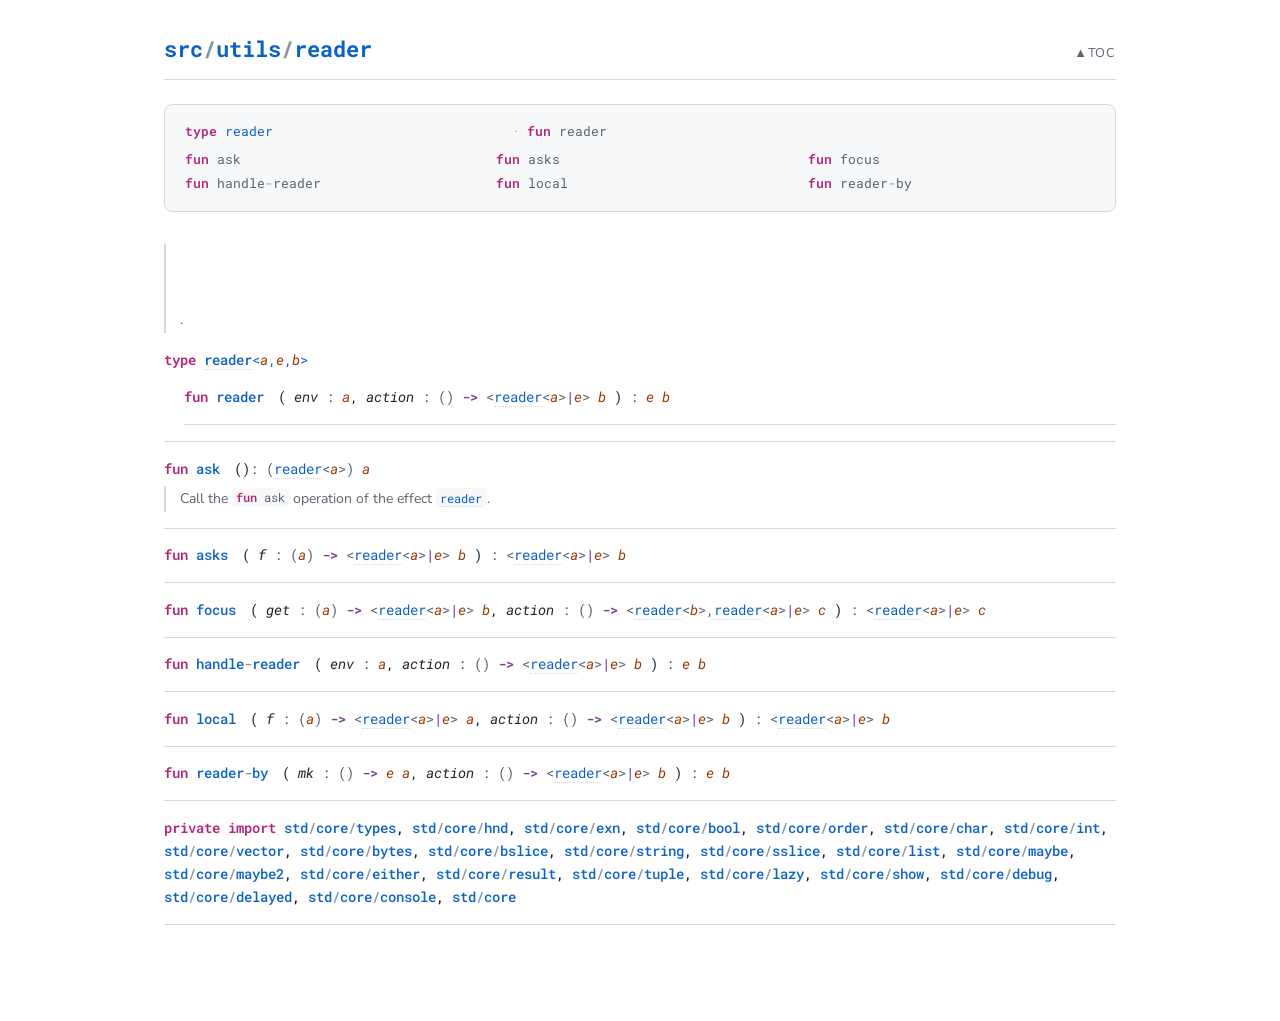
<file: docs/src_utils_reader.html>
<!DOCTYPE html>
<html>
<head>
<meta http-equiv="content-type" content="text/html; charset=UTF-8" />
<meta name="viewport" content="initial-scale=1.0" />

<style type="text/css">.koka .plaincode, .koka a.pp .pc { display: none; } .koka a.pp { color: inherit; text-decoration: none; }</style>
<link rel="stylesheet" type="text/css" href="styles/koka.css" />

<link rel="stylesheet" type="text/css" href="https://fonts.googleapis.com/css?family=Nunito:400,400italic,700,700italic" />
<link rel="stylesheet" type="text/css" href="https://fonts.googleapis.com/css?family=Roboto+Mono:400,500,700,400italic" />

<title>src/utils/reader documentation</title>
</head>

<body class="koka doc body madoko">
<h1 id="_null_"><a class="link" href="src_utils_reader-source.html"><span class="mo">src<span class="fslash">/</span>utils<span class="fslash">/</span>reader</span></a><a class="link" href="toc.html"><span class="toc-link">&#x25b2;toc</span></a></h1>
<div class="toc code"><ul class="toc"><li><a class="link" href="#type_space_reader"><span class="kw">type</span>&nbsp;<span class="tp">reader</span></a>
</li><li class="nested"><a class="link" href="#reader"><span class="kw">fun</span>&nbsp;reader</a></li><li>&nbsp;</li><li><a class="link" href="#ask"><span class="kw">fun</span>&nbsp;ask</a></li><li><a class="link" href="#asks"><span class="kw">fun</span>&nbsp;asks</a></li><li><a class="link" href="#focus"><span class="kw">fun</span>&nbsp;focus</a></li><li><a class="link" href="#handle_reader"><span class="kw">fun</span>&nbsp;handle<span class="dash">-</span>reader</a></li><li><a class="link" href="#local"><span class="kw">fun</span>&nbsp;local</a></li><li><a class="link" href="#reader_by"><span class="kw">fun</span>&nbsp;reader<span class="dash">-</span>by</a></li></ul></div>
<div class="doc koka comment"><h1 class="synopsis"></h1>

.</div>
<div class="decl" id="type_space_reader"><div class="header code"><span class="def"><span class="kw">type</span>&nbsp;<span class="tp"><a class="pp" href="src_utils_reader.html#type_space_reader"><span class="tp">reader</span><span class="pc"><span class="mo">src<span class="fslash">/</span>utils<span class="fslash">/</span>reader<span class="fslash last">/</span></span>reader: <span class="tp sp">(</span><span class="co">V</span>, <span class="co">E</span>, <span class="co">V</span>) <span class="kw op">-></span> <span class="co">V</span></span></a></span></span><span class="tp">&lt;<span class="tp tv">a</span>,<span class="tp tv">e</span>,<span class="tp tv">b</span>&gt;</span></div><div class="nested"><div class="decl" id="reader"><div class="header code"><span class="def"><span class="kw">fun</span>&nbsp;<a class="link" href="src_utils_reader-source.html#reader">reader</a></span>( <span class="tp tpp">env</span> <span class="tp sp">:</span>&nbsp;<span class="tp tv">a</span>, <span class="tp tpp">action</span> <span class="tp sp">:</span>&nbsp;<span class="tp sp">(</span><span class="tp sp">)</span> <span class="tp kw op">-></span> <span class="tp sp">&lt;</span><a class="pp" href="#type_space_reader"><span class="tp">reader</span><span class="pc"><span class="mo">src<span class="fslash">/</span>utils<span class="fslash">/</span>reader<span class="fslash last">/</span></span>reader: <span class="tp sp">(</span><span class="co">V</span>, <span class="co">E</span>, <span class="co">V</span>) <span class="kw op">-></span> <span class="co">V</span></span></a><span class="tp sp">&lt;</span><span class="tp tv">a</span><span class="tp sp">&gt;</span><span class="tp kw op">|</span><span class="tp tv">e</span><span class="tp sp">&gt;</span> <span class="tp tv">b</span> ) <span class="tp sp">:</span>&nbsp;<span class="tp tv">e</span> <span class="tp tv">b</span></div></div></div></div>
<div class="decl" id="ask"><div class="header code"><span class="def"><span class="kw">fun</span>&nbsp;<a class="link" href="src_utils_reader-source.html#ask">ask</a></span>()<span class="tp sp">:</span>&nbsp;<span class="tp sp">(</span><a class="pp" href="#type_space_reader"><span class="tp">reader</span><span class="pc"><span class="mo">src<span class="fslash">/</span>utils<span class="fslash">/</span>reader<span class="fslash last">/</span></span>reader: <span class="tp sp">(</span><span class="co">V</span>, <span class="co">E</span>, <span class="co">V</span>) <span class="kw op">-></span> <span class="co">V</span></span></a><span class="tp sp">&lt;</span><span class="tp tv">a</span><span class="tp sp">&gt;</span><span class="tp sp">)</span> <span class="tp tv">a</span></div><div class="doc koka comment">Call the <code class="koka"><span class="kw">fun</span> <a class="pp" href="#ask">ask<span class="pc"><span class="mo">src<span class="fslash">/</span>utils<span class="fslash">/</span>reader<span class="fslash last">/</span></span>ask: <span class="tp kw">forall</span><span class="tp sp">&lt;</span><span class="tp tv">a</span><span class="tp sp">&gt;</span> <span class="tp sp">(</span><span class="tp sp">)</span> <span class="tp kw op">-></span> <span class="tp sp">(</span><span class="tp">reader</span><span class="tp sp">&lt;</span><span class="tp tv">a</span><span class="tp sp">&gt;</span><span class="tp sp">)</span> <span class="tp tv">a</span></span></a></code> operation of the effect <code class="koka"><a class="pp" href="#type_space_reader"><span class="tp">reader</span><span class="pc"><span class="mo">src<span class="fslash">/</span>utils<span class="fslash">/</span>reader<span class="fslash last">/</span></span>reader: <span class="tp sp">(</span><span class="co">V</span>, <span class="co">E</span>, <span class="co">V</span>) <span class="kw op">-></span> <span class="co">V</span></span></a></code>.</div></div>
<div class="decl" id="asks"><div class="header code"><span class="def"><span class="kw">fun</span>&nbsp;<a class="link" href="src_utils_reader-source.html#asks">asks</a></span>( <span class="tp tpp">f</span> <span class="tp sp">:</span>&nbsp;<span class="tp sp">(</span><span class="tp tv">a</span><span class="tp sp">)</span> <span class="tp kw op">-></span> <span class="tp sp">&lt;</span><a class="pp" href="#type_space_reader"><span class="tp">reader</span><span class="pc"><span class="mo">src<span class="fslash">/</span>utils<span class="fslash">/</span>reader<span class="fslash last">/</span></span>reader: <span class="tp sp">(</span><span class="co">V</span>, <span class="co">E</span>, <span class="co">V</span>) <span class="kw op">-></span> <span class="co">V</span></span></a><span class="tp sp">&lt;</span><span class="tp tv">a</span><span class="tp sp">&gt;</span><span class="tp kw op">|</span><span class="tp tv">e</span><span class="tp sp">&gt;</span> <span class="tp tv">b</span> ) <span class="tp sp">:</span>&nbsp;<span class="tp sp">&lt;</span><a class="pp" href="#type_space_reader"><span class="tp">reader</span><span class="pc"><span class="mo">src<span class="fslash">/</span>utils<span class="fslash">/</span>reader<span class="fslash last">/</span></span>reader: <span class="tp sp">(</span><span class="co">V</span>, <span class="co">E</span>, <span class="co">V</span>) <span class="kw op">-></span> <span class="co">V</span></span></a><span class="tp sp">&lt;</span><span class="tp tv">a</span><span class="tp sp">&gt;</span><span class="tp kw op">|</span><span class="tp tv">e</span><span class="tp sp">&gt;</span> <span class="tp tv">b</span></div></div>
<div class="decl" id="focus"><div class="header code"><span class="def"><span class="kw">fun</span>&nbsp;<a class="link" href="src_utils_reader-source.html#focus">focus</a></span>( <span class="tp tpp">get</span> <span class="tp sp">:</span>&nbsp;<span class="tp sp">(</span><span class="tp tv">a</span><span class="tp sp">)</span> <span class="tp kw op">-></span> <span class="tp sp">&lt;</span><a class="pp" href="#type_space_reader"><span class="tp">reader</span><span class="pc"><span class="mo">src<span class="fslash">/</span>utils<span class="fslash">/</span>reader<span class="fslash last">/</span></span>reader: <span class="tp sp">(</span><span class="co">V</span>, <span class="co">E</span>, <span class="co">V</span>) <span class="kw op">-></span> <span class="co">V</span></span></a><span class="tp sp">&lt;</span><span class="tp tv">a</span><span class="tp sp">&gt;</span><span class="tp kw op">|</span><span class="tp tv">e</span><span class="tp sp">&gt;</span> <span class="tp tv">b</span>, <span class="tp tpp">action</span> <span class="tp sp">:</span>&nbsp;<span class="tp sp">(</span><span class="tp sp">)</span> <span class="tp kw op">-></span> <span class="tp sp">&lt;</span><a class="pp" href="#type_space_reader"><span class="tp">reader</span><span class="pc"><span class="mo">src<span class="fslash">/</span>utils<span class="fslash">/</span>reader<span class="fslash last">/</span></span>reader: <span class="tp sp">(</span><span class="co">V</span>, <span class="co">E</span>, <span class="co">V</span>) <span class="kw op">-></span> <span class="co">V</span></span></a><span class="tp sp">&lt;</span><span class="tp tv">b</span><span class="tp sp">&gt;</span><span class="tp sp">,</span><a class="pp" href="#type_space_reader"><span class="tp">reader</span><span class="pc"><span class="mo">src<span class="fslash">/</span>utils<span class="fslash">/</span>reader<span class="fslash last">/</span></span>reader: <span class="tp sp">(</span><span class="co">V</span>, <span class="co">E</span>, <span class="co">V</span>) <span class="kw op">-></span> <span class="co">V</span></span></a><span class="tp sp">&lt;</span><span class="tp tv">a</span><span class="tp sp">&gt;</span><span class="tp kw op">|</span><span class="tp tv">e</span><span class="tp sp">&gt;</span> <span class="tp tv">c</span> ) <span class="tp sp">:</span>&nbsp;<span class="tp sp">&lt;</span><a class="pp" href="#type_space_reader"><span class="tp">reader</span><span class="pc"><span class="mo">src<span class="fslash">/</span>utils<span class="fslash">/</span>reader<span class="fslash last">/</span></span>reader: <span class="tp sp">(</span><span class="co">V</span>, <span class="co">E</span>, <span class="co">V</span>) <span class="kw op">-></span> <span class="co">V</span></span></a><span class="tp sp">&lt;</span><span class="tp tv">a</span><span class="tp sp">&gt;</span><span class="tp kw op">|</span><span class="tp tv">e</span><span class="tp sp">&gt;</span> <span class="tp tv">c</span></div></div>
<div class="decl" id="handle_reader"><div class="header code"><span class="def"><span class="kw">fun</span>&nbsp;<a class="link" href="src_utils_reader-source.html#handle_reader">handle<span class="dash">-</span>reader</a></span>( <span class="tp tpp">env</span> <span class="tp sp">:</span>&nbsp;<span class="tp tv">a</span>, <span class="tp tpp">action</span> <span class="tp sp">:</span>&nbsp;<span class="tp sp">(</span><span class="tp sp">)</span> <span class="tp kw op">-></span> <span class="tp sp">&lt;</span><a class="pp" href="#type_space_reader"><span class="tp">reader</span><span class="pc"><span class="mo">src<span class="fslash">/</span>utils<span class="fslash">/</span>reader<span class="fslash last">/</span></span>reader: <span class="tp sp">(</span><span class="co">V</span>, <span class="co">E</span>, <span class="co">V</span>) <span class="kw op">-></span> <span class="co">V</span></span></a><span class="tp sp">&lt;</span><span class="tp tv">a</span><span class="tp sp">&gt;</span><span class="tp kw op">|</span><span class="tp tv">e</span><span class="tp sp">&gt;</span> <span class="tp tv">b</span> ) <span class="tp sp">:</span>&nbsp;<span class="tp tv">e</span> <span class="tp tv">b</span></div></div>
<div class="decl" id="local"><div class="header code"><span class="def"><span class="kw">fun</span>&nbsp;<a class="link" href="src_utils_reader-source.html#local">local</a></span>( <span class="tp tpp">f</span> <span class="tp sp">:</span>&nbsp;<span class="tp sp">(</span><span class="tp tv">a</span><span class="tp sp">)</span> <span class="tp kw op">-></span> <span class="tp sp">&lt;</span><a class="pp" href="#type_space_reader"><span class="tp">reader</span><span class="pc"><span class="mo">src<span class="fslash">/</span>utils<span class="fslash">/</span>reader<span class="fslash last">/</span></span>reader: <span class="tp sp">(</span><span class="co">V</span>, <span class="co">E</span>, <span class="co">V</span>) <span class="kw op">-></span> <span class="co">V</span></span></a><span class="tp sp">&lt;</span><span class="tp tv">a</span><span class="tp sp">&gt;</span><span class="tp kw op">|</span><span class="tp tv">e</span><span class="tp sp">&gt;</span> <span class="tp tv">a</span>, <span class="tp tpp">action</span> <span class="tp sp">:</span>&nbsp;<span class="tp sp">(</span><span class="tp sp">)</span> <span class="tp kw op">-></span> <span class="tp sp">&lt;</span><a class="pp" href="#type_space_reader"><span class="tp">reader</span><span class="pc"><span class="mo">src<span class="fslash">/</span>utils<span class="fslash">/</span>reader<span class="fslash last">/</span></span>reader: <span class="tp sp">(</span><span class="co">V</span>, <span class="co">E</span>, <span class="co">V</span>) <span class="kw op">-></span> <span class="co">V</span></span></a><span class="tp sp">&lt;</span><span class="tp tv">a</span><span class="tp sp">&gt;</span><span class="tp kw op">|</span><span class="tp tv">e</span><span class="tp sp">&gt;</span> <span class="tp tv">b</span> ) <span class="tp sp">:</span>&nbsp;<span class="tp sp">&lt;</span><a class="pp" href="#type_space_reader"><span class="tp">reader</span><span class="pc"><span class="mo">src<span class="fslash">/</span>utils<span class="fslash">/</span>reader<span class="fslash last">/</span></span>reader: <span class="tp sp">(</span><span class="co">V</span>, <span class="co">E</span>, <span class="co">V</span>) <span class="kw op">-></span> <span class="co">V</span></span></a><span class="tp sp">&lt;</span><span class="tp tv">a</span><span class="tp sp">&gt;</span><span class="tp kw op">|</span><span class="tp tv">e</span><span class="tp sp">&gt;</span> <span class="tp tv">b</span></div></div>
<div class="decl" id="reader_by"><div class="header code"><span class="def"><span class="kw">fun</span>&nbsp;<a class="link" href="src_utils_reader-source.html#reader_by">reader<span class="dash">-</span>by</a></span>( <span class="tp tpp">mk</span> <span class="tp sp">:</span>&nbsp;<span class="tp sp">(</span><span class="tp sp">)</span> <span class="tp kw op">-></span> <span class="tp tv">e</span> <span class="tp tv">a</span>, <span class="tp tpp">action</span> <span class="tp sp">:</span>&nbsp;<span class="tp sp">(</span><span class="tp sp">)</span> <span class="tp kw op">-></span> <span class="tp sp">&lt;</span><a class="pp" href="#type_space_reader"><span class="tp">reader</span><span class="pc"><span class="mo">src<span class="fslash">/</span>utils<span class="fslash">/</span>reader<span class="fslash last">/</span></span>reader: <span class="tp sp">(</span><span class="co">V</span>, <span class="co">E</span>, <span class="co">V</span>) <span class="kw op">-></span> <span class="co">V</span></span></a><span class="tp sp">&lt;</span><span class="tp tv">a</span><span class="tp sp">&gt;</span><span class="tp kw op">|</span><span class="tp tv">e</span><span class="tp sp">&gt;</span> <span class="tp tv">b</span> ) <span class="tp sp">:</span>&nbsp;<span class="tp tv">e</span> <span class="tp tv">b</span></div></div>
<div class="decl" id="-private-imports"><div class="header code"><span class="def"><span class="kw">private import</span>&nbsp;<span class="code"><a class="pp" href="https://koka-lang.github.io/koka/doc/std_core_types.html#_null_"><span class="mo">std<span class="fslash">/</span>core<span class="fslash">/</span>types</span><span class="pc"><span class="mo">std<span class="fslash">/</span>core<span class="fslash">/</span>types</span></span></a></span>, <span class="code"><a class="pp" href="https://koka-lang.github.io/koka/doc/std_core_hnd.html#_null_"><span class="mo">std<span class="fslash">/</span>core<span class="fslash">/</span>hnd</span><span class="pc"><span class="mo">std<span class="fslash">/</span>core<span class="fslash">/</span>hnd</span></span></a></span>, <span class="code"><a class="pp" href="https://koka-lang.github.io/koka/doc/std_core_exn.html#_null_"><span class="mo">std<span class="fslash">/</span>core<span class="fslash">/</span>exn</span><span class="pc"><span class="mo">std<span class="fslash">/</span>core<span class="fslash">/</span>exn</span></span></a></span>, <span class="code"><a class="pp" href="https://koka-lang.github.io/koka/doc/std_core_bool.html#_null_"><span class="mo">std<span class="fslash">/</span>core<span class="fslash">/</span>bool</span><span class="pc"><span class="mo">std<span class="fslash">/</span>core<span class="fslash">/</span>bool</span></span></a></span>, <span class="code"><a class="pp" href="https://koka-lang.github.io/koka/doc/std_core_order.html#_null_"><span class="mo">std<span class="fslash">/</span>core<span class="fslash">/</span>order</span><span class="pc"><span class="mo">std<span class="fslash">/</span>core<span class="fslash">/</span>order</span></span></a></span>, <span class="code"><a class="pp" href="https://koka-lang.github.io/koka/doc/std_core_char.html#_null_"><span class="mo">std<span class="fslash">/</span>core<span class="fslash">/</span>char</span><span class="pc"><span class="mo">std<span class="fslash">/</span>core<span class="fslash">/</span>char</span></span></a></span>, <span class="code"><a class="pp" href="https://koka-lang.github.io/koka/doc/std_core_int.html#_null_"><span class="mo">std<span class="fslash">/</span>core<span class="fslash">/</span>int</span><span class="pc"><span class="mo">std<span class="fslash">/</span>core<span class="fslash">/</span>int</span></span></a></span>, <span class="code"><a class="pp" href="https://koka-lang.github.io/koka/doc/std_core_vector.html#_null_"><span class="mo">std<span class="fslash">/</span>core<span class="fslash">/</span>vector</span><span class="pc"><span class="mo">std<span class="fslash">/</span>core<span class="fslash">/</span>vector</span></span></a></span>, <span class="code"><a class="pp" href="https://koka-lang.github.io/koka/doc/std_core_bytes.html#_null_"><span class="mo">std<span class="fslash">/</span>core<span class="fslash">/</span>bytes</span><span class="pc"><span class="mo">std<span class="fslash">/</span>core<span class="fslash">/</span>bytes</span></span></a></span>, <span class="code"><a class="pp" href="https://koka-lang.github.io/koka/doc/std_core_bslice.html#_null_"><span class="mo">std<span class="fslash">/</span>core<span class="fslash">/</span>bslice</span><span class="pc"><span class="mo">std<span class="fslash">/</span>core<span class="fslash">/</span>bslice</span></span></a></span>, <span class="code"><a class="pp" href="https://koka-lang.github.io/koka/doc/std_core_string.html#_null_"><span class="mo">std<span class="fslash">/</span>core<span class="fslash">/</span>string</span><span class="pc"><span class="mo">std<span class="fslash">/</span>core<span class="fslash">/</span>string</span></span></a></span>, <span class="code"><a class="pp" href="https://koka-lang.github.io/koka/doc/std_core_sslice.html#_null_"><span class="mo">std<span class="fslash">/</span>core<span class="fslash">/</span>sslice</span><span class="pc"><span class="mo">std<span class="fslash">/</span>core<span class="fslash">/</span>sslice</span></span></a></span>, <span class="code"><a class="pp" href="https://koka-lang.github.io/koka/doc/std_core_list.html#_null_"><span class="mo">std<span class="fslash">/</span>core<span class="fslash">/</span>list</span><span class="pc"><span class="mo">std<span class="fslash">/</span>core<span class="fslash">/</span>list</span></span></a></span>, <span class="code"><a class="pp" href="https://koka-lang.github.io/koka/doc/std_core_maybe.html#_null_"><span class="mo">std<span class="fslash">/</span>core<span class="fslash">/</span>maybe</span><span class="pc"><span class="mo">std<span class="fslash">/</span>core<span class="fslash">/</span>maybe</span></span></a></span>, <span class="code"><a class="pp" href="https://koka-lang.github.io/koka/doc/std_core_maybe2.html#_null_"><span class="mo">std<span class="fslash">/</span>core<span class="fslash">/</span>maybe2</span><span class="pc"><span class="mo">std<span class="fslash">/</span>core<span class="fslash">/</span>maybe2</span></span></a></span>, <span class="code"><a class="pp" href="https://koka-lang.github.io/koka/doc/std_core_either.html#_null_"><span class="mo">std<span class="fslash">/</span>core<span class="fslash">/</span>either</span><span class="pc"><span class="mo">std<span class="fslash">/</span>core<span class="fslash">/</span>either</span></span></a></span>, <span class="code"><a class="pp" href="https://koka-lang.github.io/koka/doc/std_core_result.html#_null_"><span class="mo">std<span class="fslash">/</span>core<span class="fslash">/</span>result</span><span class="pc"><span class="mo">std<span class="fslash">/</span>core<span class="fslash">/</span>result</span></span></a></span>, <span class="code"><a class="pp" href="https://koka-lang.github.io/koka/doc/std_core_tuple.html#_null_"><span class="mo">std<span class="fslash">/</span>core<span class="fslash">/</span>tuple</span><span class="pc"><span class="mo">std<span class="fslash">/</span>core<span class="fslash">/</span>tuple</span></span></a></span>, <span class="code"><a class="pp" href="https://koka-lang.github.io/koka/doc/std_core_lazy.html#_null_"><span class="mo">std<span class="fslash">/</span>core<span class="fslash">/</span>lazy</span><span class="pc"><span class="mo">std<span class="fslash">/</span>core<span class="fslash">/</span>lazy</span></span></a></span>, <span class="code"><a class="pp" href="https://koka-lang.github.io/koka/doc/std_core_show.html#_null_"><span class="mo">std<span class="fslash">/</span>core<span class="fslash">/</span>show</span><span class="pc"><span class="mo">std<span class="fslash">/</span>core<span class="fslash">/</span>show</span></span></a></span>, <span class="code"><a class="pp" href="https://koka-lang.github.io/koka/doc/std_core_debug.html#_null_"><span class="mo">std<span class="fslash">/</span>core<span class="fslash">/</span>debug</span><span class="pc"><span class="mo">std<span class="fslash">/</span>core<span class="fslash">/</span>debug</span></span></a></span>, <span class="code"><a class="pp" href="https://koka-lang.github.io/koka/doc/std_core_delayed.html#_null_"><span class="mo">std<span class="fslash">/</span>core<span class="fslash">/</span>delayed</span><span class="pc"><span class="mo">std<span class="fslash">/</span>core<span class="fslash">/</span>delayed</span></span></a></span>, <span class="code"><a class="pp" href="https://koka-lang.github.io/koka/doc/std_core_console.html#_null_"><span class="mo">std<span class="fslash">/</span>core<span class="fslash">/</span>console</span><span class="pc"><span class="mo">std<span class="fslash">/</span>core<span class="fslash">/</span>console</span></span></a></span>, <span class="code"><a class="pp" href="https://koka-lang.github.io/koka/doc/std_core.html#_null_"><span class="mo">std<span class="fslash">/</span>core</span><span class="pc"><span class="mo">std<span class="fslash">/</span>core</span></span></a></span></span></div></div>
</body>
</html>
</file>
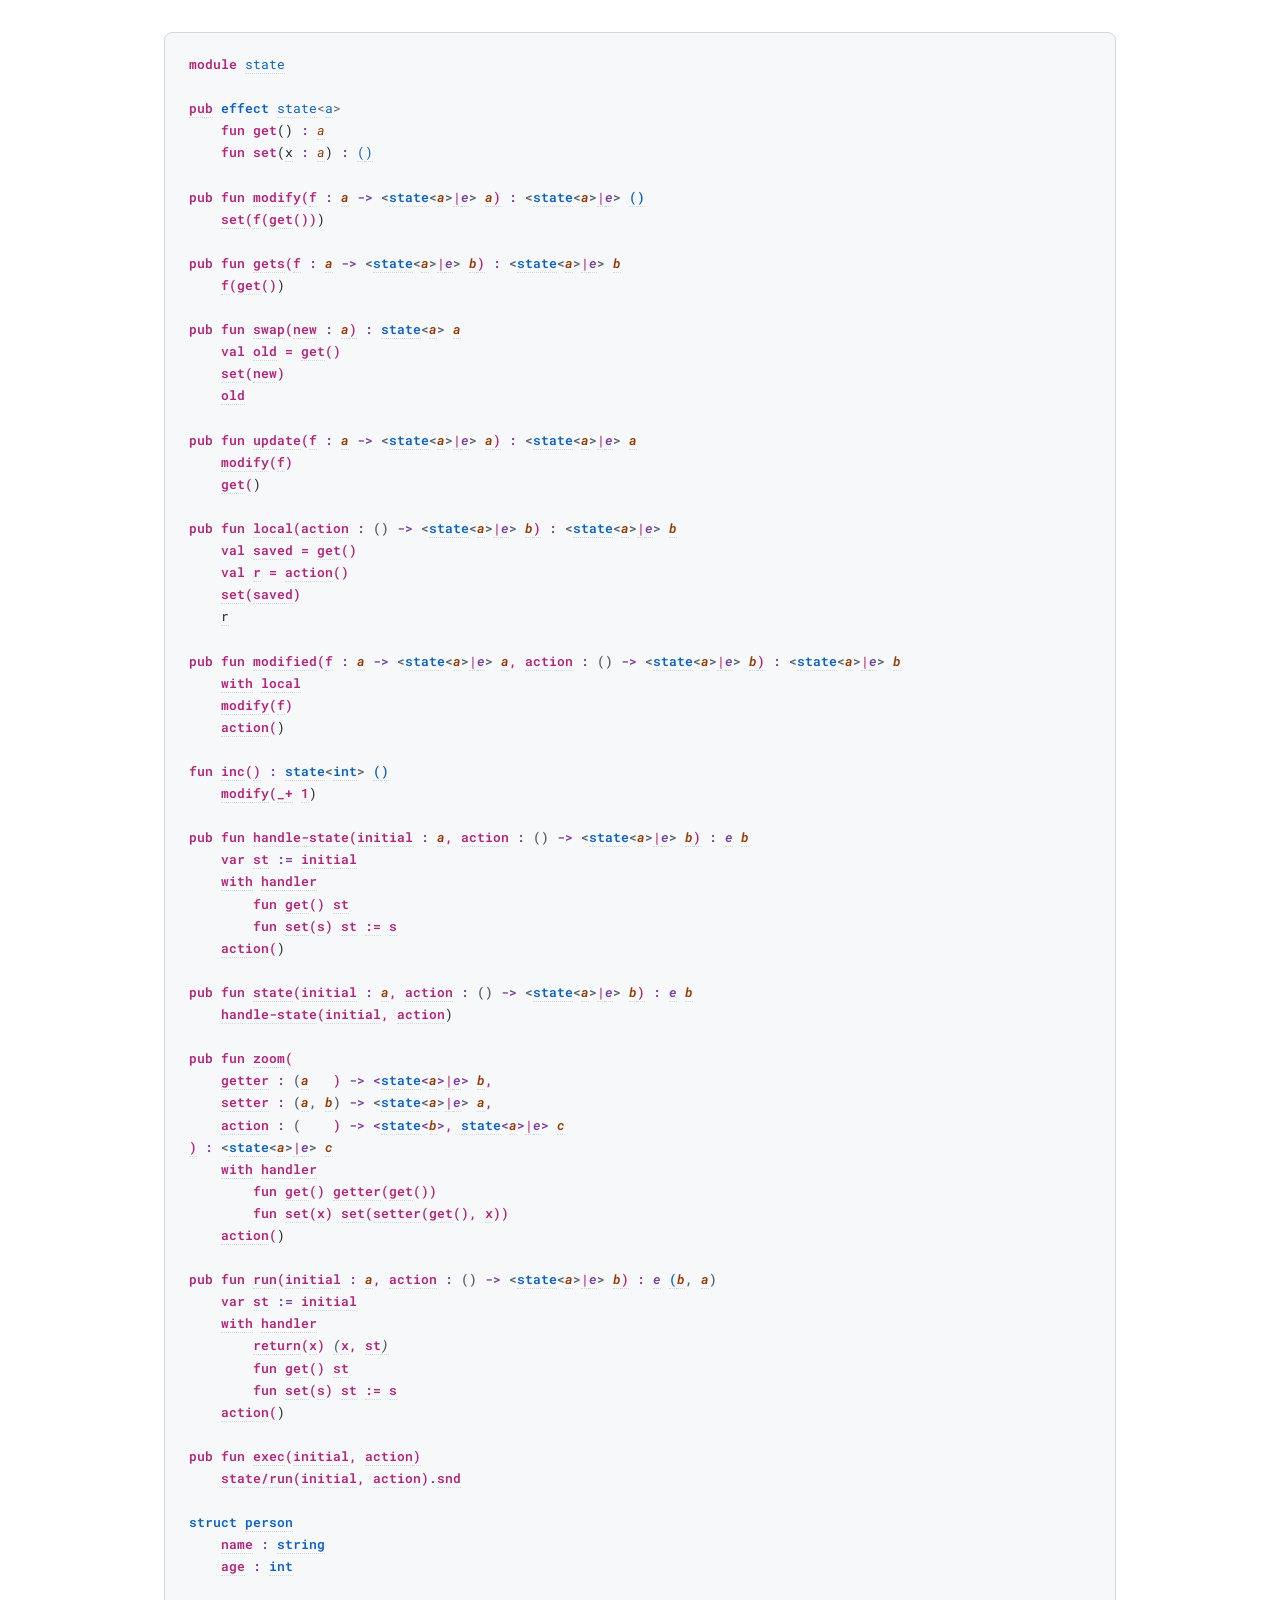
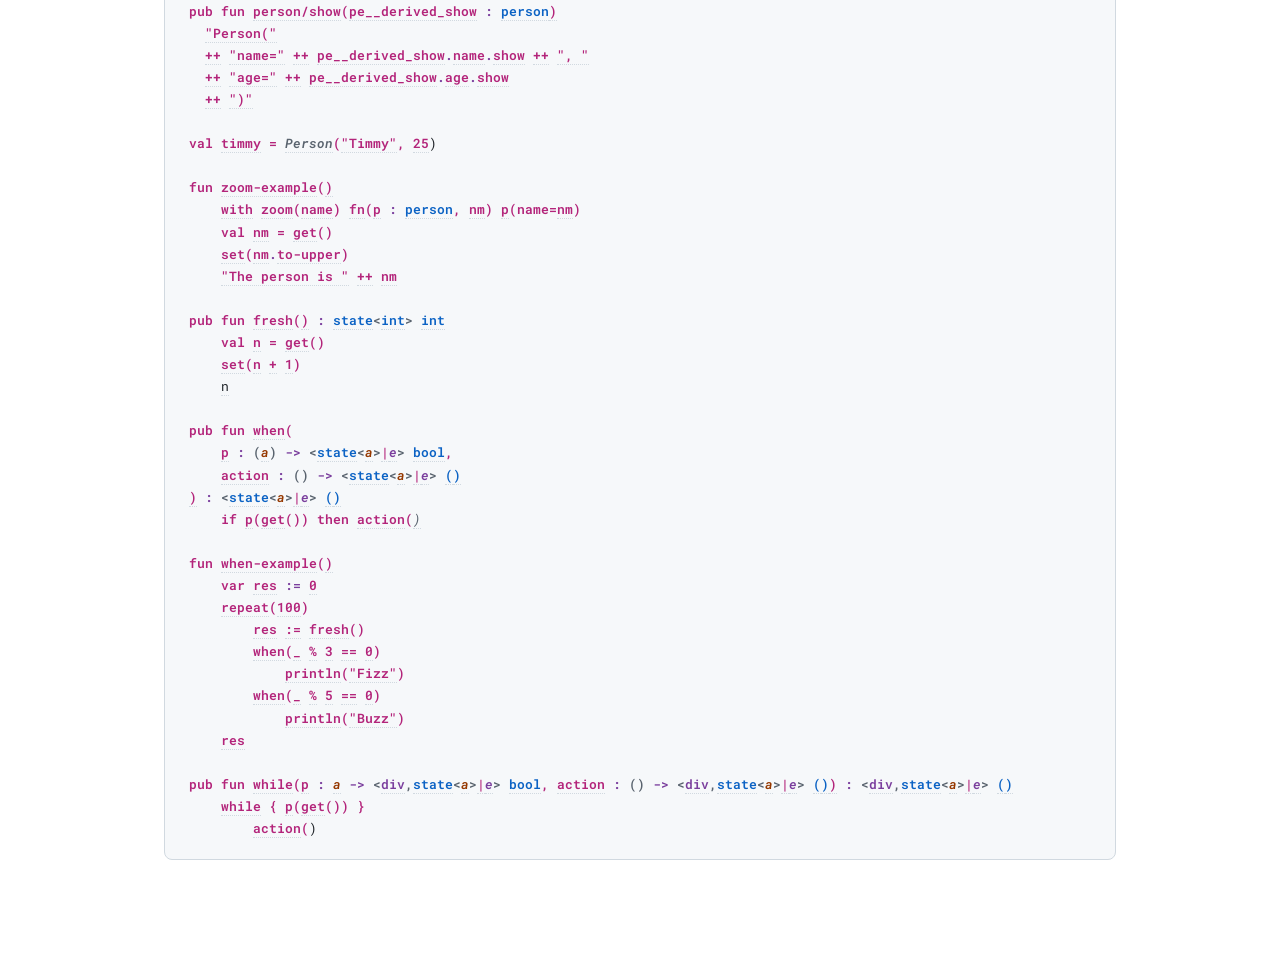
<file: docs/src_utils_state-source.html>
<!DOCTYPE html>
<html>
<head>
<meta http-equiv="content-type" content="text/html; charset=UTF-8" />
<meta name="viewport" content="initial-scale=1.0" />

<style type="text/css">.koka .plaincode, .koka a.pp .pc { display: none; } .koka a.pp { color: inherit; text-decoration: none; }</style>
<link rel="stylesheet" type="text/css" href="styles/koka.css" />

<link rel="stylesheet" type="text/css" href="https://fonts.googleapis.com/css?family=Nunito:400,400italic,700,700italic" />
<link rel="stylesheet" type="text/css" href="https://fonts.googleapis.com/css?family=Roboto+Mono:400,500,700,400italic" />

<title>state.kk documentation</title>
</head>

<body class="koka doc body madoko">
<pre class="koka source"><span class="kw">module</span> <a class="pp" href="src_utils_state.html#_null_"><span class="mo">state</span><span class="pc"><span class="mo">src<span class="fslash">/</span>utils<span class="fslash">/</span>state</span></span></a>

<a class="pp" href="#type_space_state"><span class="tp"><span class="kw">pub</span></span><span class="pc"><span class="mo">src<span class="fslash">/</span>utils<span class="fslash">/</span>state<span class="fslash last">/</span></span>state: <span class="tp sp">(</span><span class="co">V</span>, <span class="co">E</span>, <span class="co">V</span>) <span class="kw op">-></span> <span class="co">V</span></span></a> <span class="tp kw">effect</span> <a class="pp" href="src_utils_state.html#type_space_state"><span class="tp">state</span><span class="pc"><span class="mo">src<span class="fslash">/</span>utils<span class="fslash">/</span>state<span class="fslash last">/</span></span>state: <span class="tp sp">(</span><span class="co">V</span>, <span class="co">E</span>, <span class="co">V</span>) <span class="kw op">-></span> <span class="co">V</span></span></a><span class="tp sp">&lt;</span><a class="pp"><span class="tp">a</span><span class="pc">a: <span class="co">V</span></span></a><span class="tp sp">&gt;</span>
    <span class="kw">fun</span> <span class="decl-fun" id="get">get</span>() <span class="tp kw op">:</span> <a class="pp"><span class="tp tv">a</span><span class="pc">a: <span class="co">V</span></span></a>
    <span class="kw">fun</span> <span class="decl-fun" id="set">set</span>(<a class="pp">x<span class="pc">x: <span class="tp op">$</span><span class="number">585</span></span></a> <span class="tp kw op">:</span> <a class="pp"><span class="tp tv">a</span><span class="pc">a: <span class="co">V</span></span></a>) <span class="tp kw op">:</span> <a class="pp" href="https://koka-lang.github.io/koka/doc/std_core_types-source.html#type_space_unit"><span class="tp">(</span><span class="pc"><span class="mo">std<span class="fslash">/</span>core<span class="fslash">/</span>types<span class="fslash last">/</span></span>unit: <span class="co">V</span></span></a><a class="pp" href="https://koka-lang.github.io/koka/doc/std_core_types-source.html#type_space_unit"><span class="tp">)</span><span class="pc"><span class="mo">std<span class="fslash">/</span>core<span class="fslash">/</span>types<span class="fslash last">/</span></span>unit: <span class="co">V</span></span></a>

<span class="decl-fun" id="modify"><span class="kw">pub</span> <span class="kw">fun</span> <a class="pp" href="src_utils_state.html#modify">modify<span class="pc"><span class="mo">src<span class="fslash">/</span>utils<span class="fslash">/</span>state<span class="fslash last">/</span></span>modify: <span class="tp kw">forall</span><span class="tp sp">&lt;</span><span class="tp tv">a</span><span class="tp sp">,</span><span class="tp tv">e</span><span class="tp sp">&gt;</span> <span class="tp sp">(</span><span class="tp tpp">f</span> <span class="tp kw op">:</span> <span class="tp sp">(</span><span class="tp tv">a</span><span class="tp sp">)</span> <span class="tp kw op">-></span> <span class="tp sp">&lt;</span><span class="tp">state</span><span class="tp sp">&lt;</span><span class="tp tv">a</span><span class="tp sp">&gt;</span><span class="tp kw op">|</span><span class="tp tv">e</span><span class="tp sp">&gt;</span> <span class="tp tv">a</span><span class="tp sp">)</span> <span class="tp kw op">-></span> <span class="tp sp">&lt;</span><span class="tp">state</span><span class="tp sp">&lt;</span><span class="tp tv">a</span><span class="tp sp">&gt;</span><span class="tp kw op">|</span><span class="tp tv">e</span><span class="tp sp">&gt;</span> <span class="tp sp">(</span><span class="tp sp">)</span></span></a>(<a class="pp">f<span class="pc">f: <span class="tp sp">(</span><span class="tp op">$</span><span class="number">643</span>) <span class="kw op">-></span> <span class="op">&lt;</span>state<span class="op">&lt;$</span><span class="number">643</span><span class="op">&gt;|$</span><span class="number">644</span><span class="op">&gt;</span> <span class="op">$</span><span class="number">643</span></span></a> <span class="tp kw op">:</span> <a class="pp"><span class="tp tv">a</span><span class="pc">a: <span class="co">V</span></span></a> <span class="tp kw op">-></span> <span class="tp sp">&lt;</span><a class="pp" href="#type_space_state"><span class="tp">state</span><span class="pc"><span class="mo">src<span class="fslash">/</span>utils<span class="fslash">/</span>state<span class="fslash last">/</span></span>state: <span class="tp sp">(</span><span class="co">V</span>, <span class="co">E</span>, <span class="co">V</span>) <span class="kw op">-></span> <span class="co">V</span></span></a><span class="tp sp">&lt;</span><a class="pp"><span class="tp tv">a</span><span class="pc">a: <span class="co">V</span></span></a><span class="tp sp">&gt;</span><a class="pp" href="https://koka-lang.github.io/koka/doc/std_core_types-source.html#type_space_effect_extend"><span class="tp"><span class="kw">|</span></span><span class="pc"><span class="mo">std<span class="fslash">/</span>core<span class="fslash">/</span>types<span class="fslash last">/</span></span>effect<span class="dash">-</span>extend: <span class="tp sp">(</span><span class="co">X</span>, <span class="co">E</span>) <span class="kw op">-></span> <span class="co">E</span></span></a><a class="pp"><span class="tp tv"><span class="effect">e</span></span><span class="pc">e: <span class="co">E</span></span></a><span class="tp sp">&gt;</span> <a class="pp"><span class="tp tv">a</span><span class="pc">a: <span class="co">V</span></span></a><a class="pp">)<span class="pc">result: <span class="tp kw op">-></span> <span class="tp sp">&lt;</span><span class="tp">state</span><span class="tp sp">&lt;</span><span class="number">672</span><span class="op">&gt;</span><span class="kw op">|</span><span class="number">673</span><span class="op">&gt;</span> ()</span></a> <span class="tp kw op">:</span> <span class="tp sp">&lt;</span><a class="pp" href="#type_space_state"><span class="tp">state</span><span class="pc"><span class="mo">src<span class="fslash">/</span>utils<span class="fslash">/</span>state<span class="fslash last">/</span></span>state: <span class="tp sp">(</span><span class="co">V</span>, <span class="co">E</span>, <span class="co">V</span>) <span class="kw op">-></span> <span class="co">V</span></span></a><span class="tp sp">&lt;</span><a class="pp"><span class="tp tv">a</span><span class="pc">a: <span class="co">V</span></span></a><span class="tp sp">&gt;</span><a class="pp" href="https://koka-lang.github.io/koka/doc/std_core_types-source.html#type_space_effect_extend"><span class="tp"><span class="kw">|</span></span><span class="pc"><span class="mo">std<span class="fslash">/</span>core<span class="fslash">/</span>types<span class="fslash last">/</span></span>effect<span class="dash">-</span>extend: <span class="tp sp">(</span><span class="co">X</span>, <span class="co">E</span>) <span class="kw op">-></span> <span class="co">E</span></span></a><a class="pp"><span class="tp tv"><span class="effect">e</span></span><span class="pc">e: <span class="co">E</span></span></a><span class="tp sp">&gt;</span> <a class="pp" href="https://koka-lang.github.io/koka/doc/std_core_types-source.html#type_space_unit"><span class="tp">(</span><span class="pc"><span class="mo">std<span class="fslash">/</span>core<span class="fslash">/</span>types<span class="fslash last">/</span></span>unit: <span class="co">V</span></span></a><a class="pp" href="https://koka-lang.github.io/koka/doc/std_core_types-source.html#type_space_unit"><span class="tp">)</span><span class="pc"><span class="mo">std<span class="fslash">/</span>core<span class="fslash">/</span>types<span class="fslash last">/</span></span>unit: <span class="co">V</span></span></a>
    <a class="pp" href="#set">set<span class="pc"><span class="mo">src<span class="fslash">/</span>utils<span class="fslash">/</span>state<span class="fslash last">/</span></span>set: <span class="tp sp">(</span><span class="tp tpp">x</span> <span class="tp kw op">:</span> <span class="tp op">$</span><span class="number">643</span>) <span class="kw op">-></span> <span class="op">&lt;</span>state<span class="op">&lt;$</span><span class="number">643</span><span class="op">&gt;|$</span><span class="number">644</span><span class="op">&gt;</span> ()</span></a>(<a class="pp">f<span class="pc">f: <span class="tp sp">(</span><span class="tp op">$</span><span class="number">643</span>) <span class="kw op">-></span> <span class="op">&lt;</span>state<span class="op">&lt;$</span><span class="number">643</span><span class="op">&gt;|$</span><span class="number">644</span><span class="op">&gt;</span> <span class="op">$</span><span class="number">643</span></span></a>(<a class="pp" href="#get">get<span class="pc"><span class="mo">src<span class="fslash">/</span>utils<span class="fslash">/</span>state<span class="fslash last">/</span></span>get: <span class="tp sp">(</span><span class="tp sp">)</span> <span class="tp kw op">-></span> <span class="tp sp">&lt;</span><span class="tp">state</span><span class="tp op">&lt;$</span><span class="number">643</span><span class="op">&gt;|$</span><span class="number">644</span><span class="op">&gt;</span> <span class="op">$</span><span class="number">643</span></span></a>())</span>)

<span class="decl-fun" id="gets"><span class="kw">pub</span> <span class="kw">fun</span> <a class="pp" href="src_utils_state.html#gets">gets<span class="pc"><span class="mo">src<span class="fslash">/</span>utils<span class="fslash">/</span>state<span class="fslash last">/</span></span>gets: <span class="tp kw">forall</span><span class="tp sp">&lt;</span><span class="tp tv">a</span><span class="tp sp">,</span><span class="tp tv">b</span><span class="tp sp">,</span><span class="tp tv">e</span><span class="tp sp">&gt;</span> <span class="tp sp">(</span><span class="tp tpp">f</span> <span class="tp kw op">:</span> <span class="tp sp">(</span><span class="tp tv">a</span><span class="tp sp">)</span> <span class="tp kw op">-></span> <span class="tp sp">&lt;</span><span class="tp">state</span><span class="tp sp">&lt;</span><span class="tp tv">a</span><span class="tp sp">&gt;</span><span class="tp kw op">|</span><span class="tp tv">e</span><span class="tp sp">&gt;</span> <span class="tp tv">b</span><span class="tp sp">)</span> <span class="tp kw op">-></span> <span class="tp sp">&lt;</span><span class="tp">state</span><span class="tp sp">&lt;</span><span class="tp tv">a</span><span class="tp sp">&gt;</span><span class="tp kw op">|</span><span class="tp tv">e</span><span class="tp sp">&gt;</span> <span class="tp tv">b</span></span></a>(<a class="pp">f<span class="pc">f: <span class="tp sp">(</span><span class="tp op">$</span><span class="number">680</span>) <span class="kw op">-></span> <span class="op">&lt;</span>state<span class="op">&lt;$</span><span class="number">680</span><span class="op">&gt;|$</span><span class="number">682</span><span class="op">&gt;</span> <span class="op">$</span><span class="number">681</span></span></a> <span class="tp kw op">:</span> <a class="pp"><span class="tp tv">a</span><span class="pc">a: <span class="co">V</span></span></a> <span class="tp kw op">-></span> <span class="tp sp">&lt;</span><a class="pp" href="#type_space_state"><span class="tp">state</span><span class="pc"><span class="mo">src<span class="fslash">/</span>utils<span class="fslash">/</span>state<span class="fslash last">/</span></span>state: <span class="tp sp">(</span><span class="co">V</span>, <span class="co">E</span>, <span class="co">V</span>) <span class="kw op">-></span> <span class="co">V</span></span></a><span class="tp sp">&lt;</span><a class="pp"><span class="tp tv">a</span><span class="pc">a: <span class="co">V</span></span></a><span class="tp sp">&gt;</span><a class="pp" href="https://koka-lang.github.io/koka/doc/std_core_types-source.html#type_space_effect_extend"><span class="tp"><span class="kw">|</span></span><span class="pc"><span class="mo">std<span class="fslash">/</span>core<span class="fslash">/</span>types<span class="fslash last">/</span></span>effect<span class="dash">-</span>extend: <span class="tp sp">(</span><span class="co">X</span>, <span class="co">E</span>) <span class="kw op">-></span> <span class="co">E</span></span></a><a class="pp"><span class="tp tv"><span class="effect">e</span></span><span class="pc">e: <span class="co">E</span></span></a><span class="tp sp">&gt;</span> <a class="pp"><span class="tp tv">b</span><span class="pc">b: <span class="co">V</span></span></a><a class="pp">)<span class="pc">result: <span class="tp kw op">-></span> <span class="tp sp">&lt;</span><span class="tp">state</span><span class="tp sp">&lt;</span><span class="number">705</span><span class="op">&gt;</span><span class="kw op">|</span><span class="number">707</span><span class="op">&gt;</span> <span class="number">706</span></span></a> <span class="tp kw op">:</span> <span class="tp sp">&lt;</span><a class="pp" href="#type_space_state"><span class="tp">state</span><span class="pc"><span class="mo">src<span class="fslash">/</span>utils<span class="fslash">/</span>state<span class="fslash last">/</span></span>state: <span class="tp sp">(</span><span class="co">V</span>, <span class="co">E</span>, <span class="co">V</span>) <span class="kw op">-></span> <span class="co">V</span></span></a><span class="tp sp">&lt;</span><a class="pp"><span class="tp tv">a</span><span class="pc">a: <span class="co">V</span></span></a><span class="tp sp">&gt;</span><a class="pp" href="https://koka-lang.github.io/koka/doc/std_core_types-source.html#type_space_effect_extend"><span class="tp"><span class="kw">|</span></span><span class="pc"><span class="mo">std<span class="fslash">/</span>core<span class="fslash">/</span>types<span class="fslash last">/</span></span>effect<span class="dash">-</span>extend: <span class="tp sp">(</span><span class="co">X</span>, <span class="co">E</span>) <span class="kw op">-></span> <span class="co">E</span></span></a><a class="pp"><span class="tp tv"><span class="effect">e</span></span><span class="pc">e: <span class="co">E</span></span></a><span class="tp sp">&gt;</span> <a class="pp"><span class="tp tv">b</span><span class="pc">b: <span class="co">V</span></span></a>
    <a class="pp">f<span class="pc">f: <span class="tp sp">(</span><span class="tp op">$</span><span class="number">680</span>) <span class="kw op">-></span> <span class="op">&lt;</span>state<span class="op">&lt;$</span><span class="number">680</span><span class="op">&gt;|$</span><span class="number">682</span><span class="op">&gt;</span> <span class="op">$</span><span class="number">681</span></span></a>(<a class="pp" href="#get">get<span class="pc"><span class="mo">src<span class="fslash">/</span>utils<span class="fslash">/</span>state<span class="fslash last">/</span></span>get: <span class="tp sp">(</span><span class="tp sp">)</span> <span class="tp kw op">-></span> <span class="tp sp">&lt;</span><span class="tp">state</span><span class="tp op">&lt;$</span><span class="number">680</span><span class="op">&gt;|$</span><span class="number">682</span><span class="op">&gt;</span> <span class="op">$</span><span class="number">680</span></span></a>()</span>)

<span class="decl-fun" id="swap"><span class="kw">pub</span> <span class="kw">fun</span> <a class="pp" href="src_utils_state.html#swap">swap<span class="pc"><span class="mo">src<span class="fslash">/</span>utils<span class="fslash">/</span>state<span class="fslash last">/</span></span>swap: <span class="tp kw">forall</span><span class="tp sp">&lt;</span><span class="tp tv">a</span><span class="tp sp">&gt;</span> <span class="tp sp">(</span><span class="tp tpp">new</span> <span class="tp kw op">:</span> <span class="tp tv">a</span><span class="tp sp">)</span> <span class="tp kw op">-></span> <span class="tp sp">(</span><span class="tp">state</span><span class="tp sp">&lt;</span><span class="tp tv">a</span><span class="tp sp">&gt;</span><span class="tp sp">)</span> <span class="tp tv">a</span></span></a>(<a class="pp">new<span class="pc">new: <span class="tp op">$</span><span class="number">717</span></span></a> <span class="tp kw op">:</span> <a class="pp"><span class="tp tv">a</span><span class="pc">a: <span class="co">V</span></span></a><a class="pp">)<span class="pc">result: <span class="tp kw op">-></span> <span class="tp sp">(</span><span class="tp">state</span><span class="tp sp">&lt;</span><span class="number">742</span><span class="op">&gt;</span>) <span class="number">742</span></span></a> <span class="tp kw op">:</span> <a class="pp" href="#type_space_state"><span class="tp">state</span><span class="pc"><span class="mo">src<span class="fslash">/</span>utils<span class="fslash">/</span>state<span class="fslash last">/</span></span>state: <span class="tp sp">(</span><span class="co">V</span>, <span class="co">E</span>, <span class="co">V</span>) <span class="kw op">-></span> <span class="co">V</span></span></a><span class="tp sp">&lt;</span><a class="pp"><span class="tp tv">a</span><span class="pc">a: <span class="co">V</span></span></a><span class="tp sp">&gt;</span> <a class="pp"><span class="tp tv">a</span><span class="pc">a: <span class="co">V</span></span></a>
    <span class="kw">val</span> <a class="pp">old<span class="pc">old: <span class="tp op">$</span><span class="number">717</span></span></a> <span class="kw">=</span> <a class="pp" href="#get">get<span class="pc"><span class="mo">src<span class="fslash">/</span>utils<span class="fslash">/</span>state<span class="fslash last">/</span></span>get: <span class="tp sp">(</span><span class="tp sp">)</span> <span class="tp kw op">-></span> <span class="tp sp">(</span><span class="tp">state</span><span class="tp op">&lt;$</span><span class="number">717</span><span class="op">&gt;</span>) <span class="op">$</span><span class="number">717</span></span></a>()
    <a class="pp" href="#set">set<span class="pc"><span class="mo">src<span class="fslash">/</span>utils<span class="fslash">/</span>state<span class="fslash last">/</span></span>set: <span class="tp sp">(</span><span class="tp tpp">x</span> <span class="tp kw op">:</span> <span class="tp op">$</span><span class="number">717</span>) <span class="kw op">-></span> (state<span class="op">&lt;$</span><span class="number">717</span><span class="op">&gt;</span>) ()</span></a>(<a class="pp">new<span class="pc">new: <span class="tp op">$</span><span class="number">717</span></span></a>)
    <a class="pp">old<span class="pc">old: <span class="tp op">$</span><span class="number">717</span></span></a></span>

<span class="decl-fun" id="update"><span class="kw">pub</span> <span class="kw">fun</span> <a class="pp" href="src_utils_state.html#update">update<span class="pc"><span class="mo">src<span class="fslash">/</span>utils<span class="fslash">/</span>state<span class="fslash last">/</span></span>update: <span class="tp kw">forall</span><span class="tp sp">&lt;</span><span class="tp tv">a</span><span class="tp sp">,</span><span class="tp tv">e</span><span class="tp sp">&gt;</span> <span class="tp sp">(</span><span class="tp tpp">f</span> <span class="tp kw op">:</span> <span class="tp sp">(</span><span class="tp tv">a</span><span class="tp sp">)</span> <span class="tp kw op">-></span> <span class="tp sp">&lt;</span><span class="tp">state</span><span class="tp sp">&lt;</span><span class="tp tv">a</span><span class="tp sp">&gt;</span><span class="tp kw op">|</span><span class="tp tv">e</span><span class="tp sp">&gt;</span> <span class="tp tv">a</span><span class="tp sp">)</span> <span class="tp kw op">-></span> <span class="tp sp">&lt;</span><span class="tp">state</span><span class="tp sp">&lt;</span><span class="tp tv">a</span><span class="tp sp">&gt;</span><span class="tp kw op">|</span><span class="tp tv">e</span><span class="tp sp">&gt;</span> <span class="tp tv">a</span></span></a>(<a class="pp">f<span class="pc">f: <span class="tp sp">(</span><span class="tp op">$</span><span class="number">747</span>) <span class="kw op">-></span> <span class="op">&lt;</span>state<span class="op">&lt;$</span><span class="number">747</span><span class="op">&gt;|$</span><span class="number">748</span><span class="op">&gt;</span> <span class="op">$</span><span class="number">747</span></span></a> <span class="tp kw op">:</span> <a class="pp"><span class="tp tv">a</span><span class="pc">a: <span class="co">V</span></span></a> <span class="tp kw op">-></span> <span class="tp sp">&lt;</span><a class="pp" href="#type_space_state"><span class="tp">state</span><span class="pc"><span class="mo">src<span class="fslash">/</span>utils<span class="fslash">/</span>state<span class="fslash last">/</span></span>state: <span class="tp sp">(</span><span class="co">V</span>, <span class="co">E</span>, <span class="co">V</span>) <span class="kw op">-></span> <span class="co">V</span></span></a><span class="tp sp">&lt;</span><a class="pp"><span class="tp tv">a</span><span class="pc">a: <span class="co">V</span></span></a><span class="tp sp">&gt;</span><a class="pp" href="https://koka-lang.github.io/koka/doc/std_core_types-source.html#type_space_effect_extend"><span class="tp"><span class="kw">|</span></span><span class="pc"><span class="mo">std<span class="fslash">/</span>core<span class="fslash">/</span>types<span class="fslash last">/</span></span>effect<span class="dash">-</span>extend: <span class="tp sp">(</span><span class="co">X</span>, <span class="co">E</span>) <span class="kw op">-></span> <span class="co">E</span></span></a><a class="pp"><span class="tp tv"><span class="effect">e</span></span><span class="pc">e: <span class="co">E</span></span></a><span class="tp sp">&gt;</span> <a class="pp"><span class="tp tv">a</span><span class="pc">a: <span class="co">V</span></span></a><a class="pp">)<span class="pc">result: <span class="tp kw op">-></span> <span class="tp sp">&lt;</span><span class="tp">state</span><span class="tp sp">&lt;</span><span class="number">778</span><span class="op">&gt;</span><span class="kw op">|</span><span class="number">779</span><span class="op">&gt;</span> <span class="number">778</span></span></a> <span class="tp kw op">:</span> <span class="tp sp">&lt;</span><a class="pp" href="#type_space_state"><span class="tp">state</span><span class="pc"><span class="mo">src<span class="fslash">/</span>utils<span class="fslash">/</span>state<span class="fslash last">/</span></span>state: <span class="tp sp">(</span><span class="co">V</span>, <span class="co">E</span>, <span class="co">V</span>) <span class="kw op">-></span> <span class="co">V</span></span></a><span class="tp sp">&lt;</span><a class="pp"><span class="tp tv">a</span><span class="pc">a: <span class="co">V</span></span></a><span class="tp sp">&gt;</span><a class="pp" href="https://koka-lang.github.io/koka/doc/std_core_types-source.html#type_space_effect_extend"><span class="tp"><span class="kw">|</span></span><span class="pc"><span class="mo">std<span class="fslash">/</span>core<span class="fslash">/</span>types<span class="fslash last">/</span></span>effect<span class="dash">-</span>extend: <span class="tp sp">(</span><span class="co">X</span>, <span class="co">E</span>) <span class="kw op">-></span> <span class="co">E</span></span></a><a class="pp"><span class="tp tv"><span class="effect">e</span></span><span class="pc">e: <span class="co">E</span></span></a><span class="tp sp">&gt;</span> <a class="pp"><span class="tp tv">a</span><span class="pc">a: <span class="co">V</span></span></a>
    <a class="pp" href="#modify">modify<span class="pc"><span class="mo">src<span class="fslash">/</span>utils<span class="fslash">/</span>state<span class="fslash last">/</span></span>modify: <span class="tp sp">(</span><span class="tp tpp">f</span> <span class="tp kw op">:</span> <span class="tp sp">(</span><span class="tp op">$</span><span class="number">747</span>) <span class="kw op">-></span> <span class="op">&lt;</span>state<span class="op">&lt;$</span><span class="number">747</span><span class="op">&gt;|$</span><span class="number">748</span><span class="op">&gt;</span> <span class="op">$</span><span class="number">747</span>) <span class="kw op">-></span> <span class="op">&lt;</span>state<span class="op">&lt;$</span><span class="number">747</span><span class="op">&gt;|$</span><span class="number">748</span><span class="op">&gt;</span> ()</span></a>(<a class="pp">f<span class="pc">f: <span class="tp sp">(</span><span class="tp op">$</span><span class="number">747</span>) <span class="kw op">-></span> <span class="op">&lt;</span>state<span class="op">&lt;$</span><span class="number">747</span><span class="op">&gt;|$</span><span class="number">748</span><span class="op">&gt;</span> <span class="op">$</span><span class="number">747</span></span></a>)
    <a class="pp" href="#get">get<span class="pc"><span class="mo">src<span class="fslash">/</span>utils<span class="fslash">/</span>state<span class="fslash last">/</span></span>get: <span class="tp sp">(</span><span class="tp sp">)</span> <span class="tp kw op">-></span> <span class="tp sp">&lt;</span><span class="tp">state</span><span class="tp op">&lt;$</span><span class="number">747</span><span class="op">&gt;|$</span><span class="number">748</span><span class="op">&gt;</span> <span class="op">$</span><span class="number">747</span></span></a>(</span>)

<span class="decl-fun" id="local"><span class="kw">pub</span> <span class="kw">fun</span> <a class="pp" href="src_utils_state.html#local">local<span class="pc"><span class="mo">src<span class="fslash">/</span>utils<span class="fslash">/</span>state<span class="fslash last">/</span></span>local: <span class="tp kw">forall</span><span class="tp sp">&lt;</span><span class="tp tv">a</span><span class="tp sp">,</span><span class="tp tv">b</span><span class="tp sp">,</span><span class="tp tv">e</span><span class="tp sp">&gt;</span> <span class="tp sp">(</span><span class="tp tpp">action</span> <span class="tp kw op">:</span> <span class="tp sp">(</span><span class="tp sp">)</span> <span class="tp kw op">-></span> <span class="tp sp">&lt;</span><span class="tp">state</span><span class="tp sp">&lt;</span><span class="tp tv">a</span><span class="tp sp">&gt;</span><span class="tp kw op">|</span><span class="tp tv">e</span><span class="tp sp">&gt;</span> <span class="tp tv">b</span><span class="tp sp">)</span> <span class="tp kw op">-></span> <span class="tp sp">&lt;</span><span class="tp">state</span><span class="tp sp">&lt;</span><span class="tp tv">a</span><span class="tp sp">&gt;</span><span class="tp kw op">|</span><span class="tp tv">e</span><span class="tp sp">&gt;</span> <span class="tp tv">b</span></span></a>(<a class="pp">action<span class="pc">action: <span class="tp sp">(</span><span class="tp sp">)</span> <span class="tp kw op">-></span> <span class="tp sp">&lt;</span><span class="tp">state</span><span class="tp op">&lt;$</span><span class="number">786</span><span class="op">&gt;|$</span><span class="number">788</span><span class="op">&gt;</span> <span class="op">$</span><span class="number">787</span></span></a> <span class="tp kw op">:</span> <span class="tp sp">(</span><span class="tp sp">)</span> <span class="tp kw op">-></span> <span class="tp sp">&lt;</span><a class="pp" href="#type_space_state"><span class="tp">state</span><span class="pc"><span class="mo">src<span class="fslash">/</span>utils<span class="fslash">/</span>state<span class="fslash last">/</span></span>state: <span class="tp sp">(</span><span class="co">V</span>, <span class="co">E</span>, <span class="co">V</span>) <span class="kw op">-></span> <span class="co">V</span></span></a><span class="tp sp">&lt;</span><a class="pp"><span class="tp tv">a</span><span class="pc">a: <span class="co">V</span></span></a><span class="tp sp">&gt;</span><a class="pp" href="https://koka-lang.github.io/koka/doc/std_core_types-source.html#type_space_effect_extend"><span class="tp"><span class="kw">|</span></span><span class="pc"><span class="mo">std<span class="fslash">/</span>core<span class="fslash">/</span>types<span class="fslash last">/</span></span>effect<span class="dash">-</span>extend: <span class="tp sp">(</span><span class="co">X</span>, <span class="co">E</span>) <span class="kw op">-></span> <span class="co">E</span></span></a><a class="pp"><span class="tp tv"><span class="effect">e</span></span><span class="pc">e: <span class="co">E</span></span></a><span class="tp sp">&gt;</span> <a class="pp"><span class="tp tv">b</span><span class="pc">b: <span class="co">V</span></span></a><a class="pp">)<span class="pc">result: <span class="tp kw op">-></span> <span class="tp sp">&lt;</span><span class="tp">state</span><span class="tp sp">&lt;</span><span class="number">822</span><span class="op">&gt;</span><span class="kw op">|</span><span class="number">824</span><span class="op">&gt;</span> <span class="number">823</span></span></a> <span class="tp kw op">:</span> <span class="tp sp">&lt;</span><a class="pp" href="#type_space_state"><span class="tp">state</span><span class="pc"><span class="mo">src<span class="fslash">/</span>utils<span class="fslash">/</span>state<span class="fslash last">/</span></span>state: <span class="tp sp">(</span><span class="co">V</span>, <span class="co">E</span>, <span class="co">V</span>) <span class="kw op">-></span> <span class="co">V</span></span></a><span class="tp sp">&lt;</span><a class="pp"><span class="tp tv">a</span><span class="pc">a: <span class="co">V</span></span></a><span class="tp sp">&gt;</span><a class="pp" href="https://koka-lang.github.io/koka/doc/std_core_types-source.html#type_space_effect_extend"><span class="tp"><span class="kw">|</span></span><span class="pc"><span class="mo">std<span class="fslash">/</span>core<span class="fslash">/</span>types<span class="fslash last">/</span></span>effect<span class="dash">-</span>extend: <span class="tp sp">(</span><span class="co">X</span>, <span class="co">E</span>) <span class="kw op">-></span> <span class="co">E</span></span></a><a class="pp"><span class="tp tv"><span class="effect">e</span></span><span class="pc">e: <span class="co">E</span></span></a><span class="tp sp">&gt;</span> <a class="pp"><span class="tp tv">b</span><span class="pc">b: <span class="co">V</span></span></a>
    <span class="kw">val</span> <a class="pp">saved<span class="pc">saved: <span class="tp op">$</span><span class="number">786</span></span></a> <span class="kw">=</span> <a class="pp" href="#get">get<span class="pc"><span class="mo">src<span class="fslash">/</span>utils<span class="fslash">/</span>state<span class="fslash last">/</span></span>get: <span class="tp sp">(</span><span class="tp sp">)</span> <span class="tp kw op">-></span> <span class="tp sp">&lt;</span><span class="tp">state</span><span class="tp op">&lt;$</span><span class="number">786</span><span class="op">&gt;|$</span><span class="number">788</span><span class="op">&gt;</span> <span class="op">$</span><span class="number">786</span></span></a>()
    <span class="kw">val</span> <a class="pp">r<span class="pc">r: <span class="tp op">$</span><span class="number">787</span></span></a> <span class="kw">=</span> <a class="pp">action<span class="pc">action: <span class="tp sp">(</span><span class="tp sp">)</span> <span class="tp kw op">-></span> <span class="tp sp">&lt;</span><span class="tp">state</span><span class="tp op">&lt;$</span><span class="number">786</span><span class="op">&gt;|$</span><span class="number">788</span><span class="op">&gt;</span> <span class="op">$</span><span class="number">787</span></span></a>()
    <a class="pp" href="#set">set<span class="pc"><span class="mo">src<span class="fslash">/</span>utils<span class="fslash">/</span>state<span class="fslash last">/</span></span>set: <span class="tp sp">(</span><span class="tp tpp">x</span> <span class="tp kw op">:</span> <span class="tp op">$</span><span class="number">786</span>) <span class="kw op">-></span> <span class="op">&lt;</span>state<span class="op">&lt;$</span><span class="number">786</span><span class="op">&gt;|$</span><span class="number">788</span><span class="op">&gt;</span> ()</span></a>(<a class="pp">saved<span class="pc">saved: <span class="tp op">$</span><span class="number">786</span></span></a>)
    </span><a class="pp">r<span class="pc">r: <span class="tp op">$</span><span class="number">787</span></span></a>

<span class="decl-fun" id="modified"><span class="kw">pub</span> <span class="kw">fun</span> <a class="pp" href="src_utils_state.html#modified">modified<span class="pc"><span class="mo">src<span class="fslash">/</span>utils<span class="fslash">/</span>state<span class="fslash last">/</span></span>modified: <span class="tp kw">forall</span><span class="tp sp">&lt;</span><span class="tp tv">a</span><span class="tp sp">,</span><span class="tp tv">b</span><span class="tp sp">,</span><span class="tp tv">e</span><span class="tp sp">&gt;</span> <span class="tp sp">(</span><span class="tp tpp">f</span> <span class="tp kw op">:</span> <span class="tp sp">(</span><span class="tp tv">a</span><span class="tp sp">)</span> <span class="tp kw op">-></span> <span class="tp sp">&lt;</span><span class="tp">state</span><span class="tp sp">&lt;</span><span class="tp tv">a</span><span class="tp sp">&gt;</span><span class="tp kw op">|</span><span class="tp tv">e</span><span class="tp sp">&gt;</span> <span class="tp tv">a</span><span class="tp sp">,</span> <span class="tp tpp">action</span> <span class="tp kw op">:</span> <span class="tp sp">(</span><span class="tp sp">)</span> <span class="tp kw op">-></span> <span class="tp sp">&lt;</span><span class="tp">state</span><span class="tp sp">&lt;</span><span class="tp tv">a</span><span class="tp sp">&gt;</span><span class="tp kw op">|</span><span class="tp tv">e</span><span class="tp sp">&gt;</span> <span class="tp tv">b</span><span class="tp sp">)</span> <span class="tp kw op">-></span> <span class="tp sp">&lt;</span><span class="tp">state</span><span class="tp sp">&lt;</span><span class="tp tv">a</span><span class="tp sp">&gt;</span><span class="tp kw op">|</span><span class="tp tv">e</span><span class="tp sp">&gt;</span> <span class="tp tv">b</span></span></a>(<a class="pp">f<span class="pc">f: <span class="tp sp">(</span><span class="tp op">$</span><span class="number">834</span>) <span class="kw op">-></span> <span class="op">&lt;</span>state<span class="op">&lt;$</span><span class="number">834</span><span class="op">&gt;|$</span><span class="number">836</span><span class="op">&gt;</span> <span class="op">$</span><span class="number">834</span></span></a> <span class="tp kw op">:</span> <a class="pp"><span class="tp tv">a</span><span class="pc">a: <span class="co">V</span></span></a> <span class="tp kw op">-></span> <span class="tp sp">&lt;</span><a class="pp" href="#type_space_state"><span class="tp">state</span><span class="pc"><span class="mo">src<span class="fslash">/</span>utils<span class="fslash">/</span>state<span class="fslash last">/</span></span>state: <span class="tp sp">(</span><span class="co">V</span>, <span class="co">E</span>, <span class="co">V</span>) <span class="kw op">-></span> <span class="co">V</span></span></a><span class="tp sp">&lt;</span><a class="pp"><span class="tp tv">a</span><span class="pc">a: <span class="co">V</span></span></a><span class="tp sp">&gt;</span><a class="pp" href="https://koka-lang.github.io/koka/doc/std_core_types-source.html#type_space_effect_extend"><span class="tp"><span class="kw">|</span></span><span class="pc"><span class="mo">std<span class="fslash">/</span>core<span class="fslash">/</span>types<span class="fslash last">/</span></span>effect<span class="dash">-</span>extend: <span class="tp sp">(</span><span class="co">X</span>, <span class="co">E</span>) <span class="kw op">-></span> <span class="co">E</span></span></a><a class="pp"><span class="tp tv"><span class="effect">e</span></span><span class="pc">e: <span class="co">E</span></span></a><span class="tp sp">&gt;</span> <a class="pp"><span class="tp tv">a</span><span class="pc">a: <span class="co">V</span></span></a>, <a class="pp">action<span class="pc">action: <span class="tp sp">(</span><span class="tp sp">)</span> <span class="tp kw op">-></span> <span class="tp sp">&lt;</span><span class="tp">state</span><span class="tp op">&lt;$</span><span class="number">834</span><span class="op">&gt;|$</span><span class="number">836</span><span class="op">&gt;</span> <span class="op">$</span><span class="number">835</span></span></a> <span class="tp kw op">:</span> <span class="tp sp">(</span><span class="tp sp">)</span> <span class="tp kw op">-></span> <span class="tp sp">&lt;</span><a class="pp" href="#type_space_state"><span class="tp">state</span><span class="pc"><span class="mo">src<span class="fslash">/</span>utils<span class="fslash">/</span>state<span class="fslash last">/</span></span>state: <span class="tp sp">(</span><span class="co">V</span>, <span class="co">E</span>, <span class="co">V</span>) <span class="kw op">-></span> <span class="co">V</span></span></a><span class="tp sp">&lt;</span><a class="pp"><span class="tp tv">a</span><span class="pc">a: <span class="co">V</span></span></a><span class="tp sp">&gt;</span><a class="pp" href="https://koka-lang.github.io/koka/doc/std_core_types-source.html#type_space_effect_extend"><span class="tp"><span class="kw">|</span></span><span class="pc"><span class="mo">std<span class="fslash">/</span>core<span class="fslash">/</span>types<span class="fslash last">/</span></span>effect<span class="dash">-</span>extend: <span class="tp sp">(</span><span class="co">X</span>, <span class="co">E</span>) <span class="kw op">-></span> <span class="co">E</span></span></a><a class="pp"><span class="tp tv"><span class="effect">e</span></span><span class="pc">e: <span class="co">E</span></span></a><span class="tp sp">&gt;</span> <a class="pp"><span class="tp tv">b</span><span class="pc">b: <span class="co">V</span></span></a><a class="pp">)<span class="pc">result: <span class="tp kw op">-></span> <span class="tp sp">&lt;</span><span class="tp">state</span><span class="tp sp">&lt;</span><span class="number">877</span><span class="op">&gt;</span><span class="kw op">|</span><span class="number">879</span><span class="op">&gt;</span> <span class="number">878</span></span></a> <span class="tp kw op">:</span> <span class="tp sp">&lt;</span><a class="pp" href="#type_space_state"><span class="tp">state</span><span class="pc"><span class="mo">src<span class="fslash">/</span>utils<span class="fslash">/</span>state<span class="fslash last">/</span></span>state: <span class="tp sp">(</span><span class="co">V</span>, <span class="co">E</span>, <span class="co">V</span>) <span class="kw op">-></span> <span class="co">V</span></span></a><span class="tp sp">&lt;</span><a class="pp"><span class="tp tv">a</span><span class="pc">a: <span class="co">V</span></span></a><span class="tp sp">&gt;</span><a class="pp" href="https://koka-lang.github.io/koka/doc/std_core_types-source.html#type_space_effect_extend"><span class="tp"><span class="kw">|</span></span><span class="pc"><span class="mo">std<span class="fslash">/</span>core<span class="fslash">/</span>types<span class="fslash last">/</span></span>effect<span class="dash">-</span>extend: <span class="tp sp">(</span><span class="co">X</span>, <span class="co">E</span>) <span class="kw op">-></span> <span class="co">E</span></span></a><a class="pp"><span class="tp tv"><span class="effect">e</span></span><span class="pc">e: <span class="co">E</span></span></a><span class="tp sp">&gt;</span> <a class="pp"><span class="tp tv">b</span><span class="pc">b: <span class="co">V</span></span></a>
    <a class="pp"><span class="kw">with</span><span class="pc">with: <span class="tp sp">(</span><span class="tp sp">)</span> <span class="tp kw op">-></span> <span class="tp sp">&lt;</span><span class="tp">state</span><span class="tp op">&lt;$</span><span class="number">834</span><span class="op">&gt;|$</span><span class="number">836</span><span class="op">&gt;</span> <span class="op">$</span><span class="number">835</span></span></a> <a class="pp" href="#local">local<span class="pc"><span class="mo">src<span class="fslash">/</span>utils<span class="fslash">/</span>state<span class="fslash last">/</span></span>local: <span class="tp sp">(</span><span class="tp tpp">action</span> <span class="tp kw op">:</span> <span class="tp sp">(</span><span class="tp sp">)</span> <span class="tp kw op">-></span> <span class="tp sp">&lt;</span><span class="tp">state</span><span class="tp op">&lt;$</span><span class="number">834</span><span class="op">&gt;|$</span><span class="number">836</span><span class="op">&gt;</span> <span class="op">$</span><span class="number">835</span>) <span class="kw op">-></span> <span class="op">&lt;</span>state<span class="op">&lt;$</span><span class="number">834</span><span class="op">&gt;|$</span><span class="number">836</span><span class="op">&gt;</span> <span class="op">$</span><span class="number">835</span></span></a>
    <a class="pp" href="#modify">modify<span class="pc"><span class="mo">src<span class="fslash">/</span>utils<span class="fslash">/</span>state<span class="fslash last">/</span></span>modify: <span class="tp sp">(</span><span class="tp tpp">f</span> <span class="tp kw op">:</span> <span class="tp sp">(</span><span class="tp op">$</span><span class="number">834</span>) <span class="kw op">-></span> <span class="op">&lt;</span>state<span class="op">&lt;$</span><span class="number">834</span><span class="op">&gt;|$</span><span class="number">836</span><span class="op">&gt;</span> <span class="op">$</span><span class="number">834</span>) <span class="kw op">-></span> <span class="op">&lt;</span>state<span class="op">&lt;$</span><span class="number">834</span><span class="op">&gt;|$</span><span class="number">836</span><span class="op">&gt;</span> ()</span></a>(<a class="pp">f<span class="pc">f: <span class="tp sp">(</span><span class="tp op">$</span><span class="number">834</span>) <span class="kw op">-></span> <span class="op">&lt;</span>state<span class="op">&lt;$</span><span class="number">834</span><span class="op">&gt;|$</span><span class="number">836</span><span class="op">&gt;</span> <span class="op">$</span><span class="number">834</span></span></a>)
    <a class="pp">action<span class="pc">action: <span class="tp sp">(</span><span class="tp sp">)</span> <span class="tp kw op">-></span> <span class="tp sp">&lt;</span><span class="tp">state</span><span class="tp op">&lt;$</span><span class="number">834</span><span class="op">&gt;|$</span><span class="number">836</span><span class="op">&gt;</span> <span class="op">$</span><span class="number">835</span></span></a>(</span>)

<span class="decl-fun" id="inc"><span class="kw">fun</span> <a class="pp" href="src_utils_state-source.html#inc">inc<span class="pc"><span class="mo">src<span class="fslash">/</span>utils<span class="fslash">/</span>state<span class="fslash last">/</span></span>inc: <span class="tp sp">(</span><span class="tp sp">)</span> <span class="tp kw op">-></span> <span class="tp sp">(</span><span class="tp">state</span><span class="tp sp">&lt;</span><span class="tp">int</span><span class="tp sp">&gt;</span><span class="tp sp">)</span> <span class="tp sp">(</span><span class="tp sp">)</span></span></a>(<a class="pp">)<span class="pc">result: <span class="tp kw op">-></span> <span class="tp sp">(</span><span class="tp">state</span><span class="tp sp">&lt;</span><span class="tp">int</span><span class="tp sp">&gt;</span><span class="tp sp">)</span> <span class="tp sp">(</span><span class="tp sp">)</span></span></a> <span class="tp kw op">:</span> <a class="pp" href="#type_space_state"><span class="tp">state</span><span class="pc"><span class="mo">src<span class="fslash">/</span>utils<span class="fslash">/</span>state<span class="fslash last">/</span></span>state: <span class="tp sp">(</span><span class="co">V</span>, <span class="co">E</span>, <span class="co">V</span>) <span class="kw op">-></span> <span class="co">V</span></span></a><span class="tp sp">&lt;</span><a class="pp" href="https://koka-lang.github.io/koka/doc/std_core_types-source.html#type_space_int"><span class="tp">int</span><span class="pc"><span class="mo">std<span class="fslash">/</span>core<span class="fslash">/</span>types<span class="fslash last">/</span></span>int: <span class="co">V</span></span></a><span class="tp sp">&gt;</span> <a class="pp" href="https://koka-lang.github.io/koka/doc/std_core_types-source.html#type_space_unit"><span class="tp">(</span><span class="pc"><span class="mo">std<span class="fslash">/</span>core<span class="fslash">/</span>types<span class="fslash last">/</span></span>unit: <span class="co">V</span></span></a><a class="pp" href="https://koka-lang.github.io/koka/doc/std_core_types-source.html#type_space_unit"><span class="tp">)</span><span class="pc"><span class="mo">std<span class="fslash">/</span>core<span class="fslash">/</span>types<span class="fslash last">/</span></span>unit: <span class="co">V</span></span></a>
    <a class="pp" href="#modify">modify<span class="pc"><span class="mo">src<span class="fslash">/</span>utils<span class="fslash">/</span>state<span class="fslash last">/</span></span>modify: <span class="tp sp">(</span><span class="tp tpp">f</span> <span class="tp kw op">:</span> <span class="tp sp">(</span><span class="tp">int</span><span class="tp sp">)</span> <span class="tp kw op">-></span> <span class="tp sp">(</span><span class="tp">state</span><span class="tp sp">&lt;</span><span class="tp">int</span><span class="tp sp">&gt;</span><span class="tp sp">)</span> <span class="tp">int</span><span class="tp sp">)</span> <span class="tp kw op">-></span> <span class="tp sp">(</span><span class="tp">state</span><span class="tp sp">&lt;</span><span class="tp">int</span><span class="tp sp">&gt;</span><span class="tp sp">)</span> <span class="tp sp">(</span><span class="tp sp">)</span></span></a>(<a class="pp">&#95;<span class="pc">&#95;: <span class="tp">int</span></span></a><a class="pp" href="https://koka-lang.github.io/koka/doc/std_core_int-source.html#_plus_">+<span class="pc"><span class="mo">std<span class="fslash">/</span>core<span class="fslash">/</span>int<span class="fslash last">/</span></span>(+): <span class="tp sp">(</span><span class="tp tpp">x</span> <span class="tp kw op">:</span> <span class="tp">int</span><span class="tp sp">,</span> <span class="tp tpp">y</span> <span class="tp kw op">:</span> <span class="tp">int</span><span class="tp sp">)</span> <span class="tp kw op">-></span> <span class="tp sp">(</span><span class="tp">state</span><span class="tp sp">&lt;</span><span class="tp">int</span><span class="tp sp">&gt;</span><span class="tp sp">)</span> <span class="tp">int</span></span></a> <a class="pp">1<span class="pc">literal: <span class="tp">int</span><br>dec  = 1<br>hex8 = 0x01<br>bit8 = 0b00000001</span></a></span>)

<span class="decl-fun" id="handle_state"><span class="kw">pub</span> <span class="kw">fun</span> <a class="pp" href="src_utils_state.html#handle_state">handle-state<span class="pc"><span class="mo">src<span class="fslash">/</span>utils<span class="fslash">/</span>state<span class="fslash last">/</span></span>handle<span class="dash">-</span>state: <span class="tp kw">forall</span><span class="tp sp">&lt;</span><span class="tp tv">a</span><span class="tp sp">,</span><span class="tp tv">b</span><span class="tp sp">,</span><span class="tp tv">e</span><span class="tp sp">&gt;</span> <span class="tp sp">(</span><span class="tp tpp">initial</span> <span class="tp kw op">:</span> <span class="tp tv">a</span><span class="tp sp">,</span> <span class="tp tpp">action</span> <span class="tp kw op">:</span> <span class="tp sp">(</span><span class="tp sp">)</span> <span class="tp kw op">-></span> <span class="tp sp">&lt;</span><span class="tp">state</span><span class="tp sp">&lt;</span><span class="tp tv">a</span><span class="tp sp">&gt;</span><span class="tp kw op">|</span><span class="tp tv">e</span><span class="tp sp">&gt;</span> <span class="tp tv">b</span><span class="tp sp">)</span> <span class="tp kw op">-></span> <span class="tp tv">e</span> <span class="tp tv">b</span></span></a>(<a class="pp">initial<span class="pc">initial: <span class="tp op">$</span><span class="number">912</span></span></a> <span class="tp kw op">:</span> <a class="pp"><span class="tp tv">a</span><span class="pc">a: <span class="co">V</span></span></a>, <a class="pp">action<span class="pc">action: <span class="tp sp">(</span><span class="tp sp">)</span> <span class="tp kw op">-></span> <span class="tp sp">&lt;</span><span class="tp">state</span><span class="tp op">&lt;$</span><span class="number">912</span><span class="op">&gt;|$</span><span class="number">914</span><span class="op">&gt;</span> <span class="op">$</span><span class="number">913</span></span></a> <span class="tp kw op">:</span> <span class="tp sp">(</span><span class="tp sp">)</span> <span class="tp kw op">-></span> <span class="tp sp">&lt;</span><a class="pp" href="#type_space_state"><span class="tp">state</span><span class="pc"><span class="mo">src<span class="fslash">/</span>utils<span class="fslash">/</span>state<span class="fslash last">/</span></span>state: <span class="tp sp">(</span><span class="co">V</span>, <span class="co">E</span>, <span class="co">V</span>) <span class="kw op">-></span> <span class="co">V</span></span></a><span class="tp sp">&lt;</span><a class="pp"><span class="tp tv">a</span><span class="pc">a: <span class="co">V</span></span></a><span class="tp sp">&gt;</span><a class="pp" href="https://koka-lang.github.io/koka/doc/std_core_types-source.html#type_space_effect_extend"><span class="tp"><span class="kw">|</span></span><span class="pc"><span class="mo">std<span class="fslash">/</span>core<span class="fslash">/</span>types<span class="fslash last">/</span></span>effect<span class="dash">-</span>extend: <span class="tp sp">(</span><span class="co">X</span>, <span class="co">E</span>) <span class="kw op">-></span> <span class="co">E</span></span></a><a class="pp"><span class="tp tv"><span class="effect">e</span></span><span class="pc">e: <span class="co">E</span></span></a><span class="tp sp">&gt;</span> <a class="pp"><span class="tp tv">b</span><span class="pc">b: <span class="co">V</span></span></a><a class="pp">)<span class="pc">result: <span class="tp kw op">-></span> <span class="number">1097</span> <span class="number">1096</span></span></a> <span class="tp kw op">:</span> <a class="pp"><span class="tp tv"><span class="effect">e</span></span><span class="pc">e: <span class="co">E</span></span></a> <a class="pp"><span class="tp tv">b</span><span class="pc">b: <span class="co">V</span></span></a>
    <span class="kw">var</span> <a class="pp">st<span class="pc">st: <span class="tp">local<span class="dash">-</span>var</span><span class="tp op">&lt;$</span><span class="number">924</span>,<span class="op">$</span><span class="number">912</span><span class="op">&gt;</span></span></a> <span class="kw op">:=</span> <a class="pp">initial<span class="pc">initial: <span class="tp op">$</span><span class="number">912</span></span></a>
    <a class="pp"><span class="kw">with</span><span class="pc">with: <span class="tp sp">(</span><span class="tp sp">)</span> <span class="tp kw op">-></span> <span class="tp sp">&lt;</span><span class="tp">local</span><span class="tp op">&lt;$</span><span class="number">924</span><span class="op">&gt;</span>,state<span class="op">&lt;$</span><span class="number">912</span><span class="op">&gt;|$</span><span class="number">914</span><span class="op">&gt;</span> <span class="op">$</span><span class="number">913</span></span></a> <a class="pp"><span class="kw">handler</span><span class="pc">handler: <span class="tp sp">(</span><span class="tp sp">(</span><span class="tp sp">)</span> <span class="tp kw op">-></span> <span class="tp sp">&lt;</span><span class="tp">local</span><span class="tp op">&lt;$</span><span class="number">924</span><span class="op">&gt;</span>,state<span class="op">&lt;$</span><span class="number">912</span><span class="op">&gt;|$</span><span class="number">914</span><span class="op">&gt;</span> <span class="op">$</span><span class="number">913</span>) <span class="kw op">-></span> <span class="op">&lt;</span>local<span class="op">&lt;$</span><span class="number">924</span><span class="op">&gt;|$</span><span class="number">914</span><span class="op">&gt;</span> <span class="op">$</span><span class="number">913</span></span></a>
        <span class="kw">fun</span> <a class="pp">get<span class="pc">get: <span class="tp sp">(</span><span class="tp sp">)</span> <span class="tp kw op">-></span> <span class="tp sp">&lt;</span><span class="tp">local</span><span class="tp op">&lt;$</span><span class="number">924</span><span class="op">&gt;|$</span><span class="number">914</span><span class="op">&gt;</span> <span class="op">$</span><span class="number">912</span></span></a>() <a class="pp">st<span class="pc">st: <span class="tp op">$</span><span class="number">912</span><br>?hdiv=iev@1006</span></a>
        <span class="kw">fun</span> <a class="pp">set<span class="pc">set: <span class="tp sp">(</span><span class="tp tpp">s</span> <span class="tp kw op">:</span> <span class="tp op">$</span><span class="number">912</span>) <span class="kw op">-></span> <span class="op">&lt;</span>local<span class="op">&lt;$</span><span class="number">924</span><span class="op">&gt;|$</span><span class="number">914</span><span class="op">&gt;</span> ()</span></a>(<a class="pp">s<span class="pc">s: <span class="tp op">$</span><span class="number">912</span></span></a>) <a class="pp">st<span class="pc">st: <span class="tp">local<span class="dash">-</span>var</span><span class="tp op">&lt;$</span><span class="number">924</span>,<span class="op">$</span><span class="number">912</span><span class="op">&gt;</span></span></a> <a class="pp" href="https://koka-lang.github.io/koka/doc/std_core_types-source.html#local_set"><span class="kw">:=</span><span class="pc"><span class="mo">std<span class="fslash">/</span>core<span class="fslash">/</span>types<span class="fslash last">/</span></span>local<span class="dash">-</span>set: <span class="tp sp">(</span><span class="tp tpp">v</span> <span class="tp kw op">:</span> <span class="tp">local<span class="dash">-</span>var</span><span class="tp op">&lt;$</span><span class="number">924</span>,<span class="op">$</span><span class="number">912</span><span class="op">&gt;</span>, assigned <span class="tp kw op">:</span> <span class="tp op">$</span><span class="number">912</span>) <span class="kw op">-></span> <span class="op">&lt;</span>local<span class="op">&lt;$</span><span class="number">924</span><span class="op">&gt;|$</span><span class="number">914</span><span class="op">&gt;</span> ()</span></a> <a class="pp">s<span class="pc">s: <span class="tp op">$</span><span class="number">912</span></span></a>
    <a class="pp">action<span class="pc">action: <span class="tp sp">(</span><span class="tp sp">)</span> <span class="tp kw op">-></span> <span class="tp sp">&lt;</span><span class="tp">state</span><span class="tp op">&lt;$</span><span class="number">912</span><span class="op">&gt;|$</span><span class="number">914</span><span class="op">&gt;</span> <span class="op">$</span><span class="number">913</span></span></a>(</span>)

<span class="decl-fun" id="state"><span class="kw">pub</span> <span class="kw">fun</span> <a class="pp" href="src_utils_state.html#state">state<span class="pc"><span class="mo">src<span class="fslash">/</span>utils<span class="fslash">/</span>state<span class="fslash last">/</span></span>state: <span class="tp kw">forall</span><span class="tp sp">&lt;</span><span class="tp tv">a</span><span class="tp sp">,</span><span class="tp tv">b</span><span class="tp sp">,</span><span class="tp tv">e</span><span class="tp sp">&gt;</span> <span class="tp sp">(</span><span class="tp tpp">initial</span> <span class="tp kw op">:</span> <span class="tp tv">a</span><span class="tp sp">,</span> <span class="tp tpp">action</span> <span class="tp kw op">:</span> <span class="tp sp">(</span><span class="tp sp">)</span> <span class="tp kw op">-></span> <span class="tp sp">&lt;</span><span class="tp">state</span><span class="tp sp">&lt;</span><span class="tp tv">a</span><span class="tp sp">&gt;</span><span class="tp kw op">|</span><span class="tp tv">e</span><span class="tp sp">&gt;</span> <span class="tp tv">b</span><span class="tp sp">)</span> <span class="tp kw op">-></span> <span class="tp tv">e</span> <span class="tp tv">b</span></span></a>(<a class="pp">initial<span class="pc">initial: <span class="tp op">$</span><span class="number">1107</span></span></a> <span class="tp kw op">:</span> <a class="pp"><span class="tp tv">a</span><span class="pc">a: <span class="co">V</span></span></a>, <a class="pp">action<span class="pc">action: <span class="tp sp">(</span><span class="tp sp">)</span> <span class="tp kw op">-></span> <span class="tp sp">&lt;</span><span class="tp">state</span><span class="tp op">&lt;$</span><span class="number">1107</span><span class="op">&gt;|$</span><span class="number">1109</span><span class="op">&gt;</span> <span class="op">$</span><span class="number">1108</span></span></a> <span class="tp kw op">:</span> <span class="tp sp">(</span><span class="tp sp">)</span> <span class="tp kw op">-></span> <span class="tp sp">&lt;</span><a class="pp" href="#type_space_state"><span class="tp">state</span><span class="pc"><span class="mo">src<span class="fslash">/</span>utils<span class="fslash">/</span>state<span class="fslash last">/</span></span>state: <span class="tp sp">(</span><span class="co">V</span>, <span class="co">E</span>, <span class="co">V</span>) <span class="kw op">-></span> <span class="co">V</span></span></a><span class="tp sp">&lt;</span><a class="pp"><span class="tp tv">a</span><span class="pc">a: <span class="co">V</span></span></a><span class="tp sp">&gt;</span><a class="pp" href="https://koka-lang.github.io/koka/doc/std_core_types-source.html#type_space_effect_extend"><span class="tp"><span class="kw">|</span></span><span class="pc"><span class="mo">std<span class="fslash">/</span>core<span class="fslash">/</span>types<span class="fslash last">/</span></span>effect<span class="dash">-</span>extend: <span class="tp sp">(</span><span class="co">X</span>, <span class="co">E</span>) <span class="kw op">-></span> <span class="co">E</span></span></a><a class="pp"><span class="tp tv"><span class="effect">e</span></span><span class="pc">e: <span class="co">E</span></span></a><span class="tp sp">&gt;</span> <a class="pp"><span class="tp tv">b</span><span class="pc">b: <span class="co">V</span></span></a><a class="pp">)<span class="pc">result: <span class="tp kw op">-></span> <span class="number">1138</span> <span class="number">1137</span></span></a> <span class="tp kw op">:</span> <a class="pp"><span class="tp tv"><span class="effect">e</span></span><span class="pc">e: <span class="co">E</span></span></a> <a class="pp"><span class="tp tv">b</span><span class="pc">b: <span class="co">V</span></span></a>
    <a class="pp" href="#handle_state">handle-state<span class="pc"><span class="mo">src<span class="fslash">/</span>utils<span class="fslash">/</span>state<span class="fslash last">/</span></span>handle<span class="dash">-</span>state: <span class="tp sp">(</span><span class="tp tpp">initial</span> <span class="tp kw op">:</span> <span class="tp op">$</span><span class="number">1107</span>, action <span class="tp kw op">:</span> <span class="tp sp">(</span><span class="tp sp">)</span> <span class="tp kw op">-></span> <span class="tp sp">&lt;</span><span class="tp">state</span><span class="tp op">&lt;$</span><span class="number">1107</span><span class="op">&gt;|$</span><span class="number">1109</span><span class="op">&gt;</span> <span class="op">$</span><span class="number">1108</span>) <span class="kw op">-></span> <span class="op">$</span><span class="number">1109</span> <span class="op">$</span><span class="number">1108</span></span></a>(<a class="pp">initial<span class="pc">initial: <span class="tp op">$</span><span class="number">1107</span></span></a>, <a class="pp">action<span class="pc">action: <span class="tp sp">(</span><span class="tp sp">)</span> <span class="tp kw op">-></span> <span class="tp sp">&lt;</span><span class="tp">state</span><span class="tp op">&lt;$</span><span class="number">1107</span><span class="op">&gt;|$</span><span class="number">1109</span><span class="op">&gt;</span> <span class="op">$</span><span class="number">1108</span></span></a></span>)

<span class="decl-fun" id="zoom"><span class="kw">pub</span> <span class="kw">fun</span> <a class="pp" href="src_utils_state.html#zoom">zoom<span class="pc"><span class="mo">src<span class="fslash">/</span>utils<span class="fslash">/</span>state<span class="fslash last">/</span></span>zoom: <span class="tp kw">forall</span><span class="tp sp">&lt;</span><span class="tp tv">a</span><span class="tp sp">,</span><span class="tp tv">b</span><span class="tp sp">,</span><span class="tp tv">c</span><span class="tp sp">,</span><span class="tp tv">e</span><span class="tp sp">&gt;</span> <span class="tp sp">(</span><span class="tp tpp">getter</span> <span class="tp kw op">:</span> <span class="tp sp">(</span><span class="tp tv">a</span><span class="tp sp">)</span> <span class="tp kw op">-></span> <span class="tp sp">&lt;</span><span class="tp">state</span><span class="tp sp">&lt;</span><span class="tp tv">a</span><span class="tp sp">&gt;</span><span class="tp kw op">|</span><span class="tp tv">e</span><span class="tp sp">&gt;</span> <span class="tp tv">b</span><span class="tp sp">,</span> <span class="tp tpp">setter</span> <span class="tp kw op">:</span> <span class="tp sp">(</span><span class="tp tv">a</span><span class="tp sp">,</span> <span class="tp tv">b</span><span class="tp sp">)</span> <span class="tp kw op">-></span> <span class="tp sp">&lt;</span><span class="tp">state</span><span class="tp sp">&lt;</span><span class="tp tv">a</span><span class="tp sp">&gt;</span><span class="tp kw op">|</span><span class="tp tv">e</span><span class="tp sp">&gt;</span> <span class="tp tv">a</span><span class="tp sp">,</span> <span class="tp tpp">action</span> <span class="tp kw op">:</span> <span class="tp sp">(</span><span class="tp sp">)</span> <span class="tp kw op">-></span> <span class="tp sp">&lt;</span><span class="tp">state</span><span class="tp sp">&lt;</span><span class="tp tv">b</span><span class="tp sp">&gt;</span><span class="tp sp">,</span><span class="tp">state</span><span class="tp sp">&lt;</span><span class="tp tv">a</span><span class="tp sp">&gt;</span><span class="tp kw op">|</span><span class="tp tv">e</span><span class="tp sp">&gt;</span> <span class="tp tv">c</span><span class="tp sp">)</span> <span class="tp kw op">-></span> <span class="tp sp">&lt;</span><span class="tp">state</span><span class="tp sp">&lt;</span><span class="tp tv">a</span><span class="tp sp">&gt;</span><span class="tp kw op">|</span><span class="tp tv">e</span><span class="tp sp">&gt;</span> <span class="tp tv">c</span></span></a>(
    <a class="pp">getter<span class="pc">getter: <span class="tp sp">(</span><span class="tp op">$</span><span class="number">1148</span>) <span class="kw op">-></span> <span class="op">&lt;</span>state<span class="op">&lt;$</span><span class="number">1148</span><span class="op">&gt;|$</span><span class="number">1151</span><span class="op">&gt;</span> <span class="op">$</span><span class="number">1149</span></span></a> <span class="tp kw op">:</span> <span class="tp sp">(</span><a class="pp"><span class="tp tv">a</span><span class="pc">a: <span class="co">V</span></span></a>   ) <span class="kw op">-></span> <span class="op">&lt;</span><a class="pp" href="#type_space_state"><span class="tp">state</span><span class="pc"><span class="mo">src<span class="fslash">/</span>utils<span class="fslash">/</span>state<span class="fslash last">/</span></span>state: <span class="tp sp">(</span><span class="co">V</span>, <span class="co">E</span>, <span class="co">V</span>) <span class="kw op">-></span> <span class="co">V</span></span></a><span class="op">&lt;</span><a class="pp"><span class="tp tv">a</span><span class="pc">a: <span class="co">V</span></span></a><span class="op">&gt;</span><a class="pp" href="https://koka-lang.github.io/koka/doc/std_core_types-source.html#type_space_effect_extend"><span class="tp"><span class="kw">|</span></span><span class="pc"><span class="mo">std<span class="fslash">/</span>core<span class="fslash">/</span>types<span class="fslash last">/</span></span>effect<span class="dash">-</span>extend: <span class="tp sp">(</span><span class="co">X</span>, <span class="co">E</span>) <span class="kw op">-></span> <span class="co">E</span></span></a><a class="pp"><span class="tp tv"><span class="effect">e</span></span><span class="pc">e: <span class="co">E</span></span></a><span class="op">&gt;</span> <a class="pp"><span class="tp tv">b</span><span class="pc">b: <span class="co">V</span></span></a>,
    <a class="pp">setter<span class="pc">setter: <span class="tp sp">(</span><span class="tp op">$</span><span class="number">1148</span>, <span class="op">$</span><span class="number">1149</span>) <span class="kw op">-></span> <span class="op">&lt;</span>state<span class="op">&lt;$</span><span class="number">1148</span><span class="op">&gt;|$</span><span class="number">1151</span><span class="op">&gt;</span> <span class="op">$</span><span class="number">1148</span></span></a> <span class="tp kw op">:</span> <span class="tp sp">(</span><a class="pp"><span class="tp tv">a</span><span class="pc">a: <span class="co">V</span></span></a><span class="tp sp">,</span> <a class="pp"><span class="tp tv">b</span><span class="pc">b: <span class="co">V</span></span></a><span class="tp sp">)</span> <span class="tp kw op">-></span> <span class="tp sp">&lt;</span><a class="pp" href="#type_space_state"><span class="tp">state</span><span class="pc"><span class="mo">src<span class="fslash">/</span>utils<span class="fslash">/</span>state<span class="fslash last">/</span></span>state: <span class="tp sp">(</span><span class="co">V</span>, <span class="co">E</span>, <span class="co">V</span>) <span class="kw op">-></span> <span class="co">V</span></span></a><span class="tp sp">&lt;</span><a class="pp"><span class="tp tv">a</span><span class="pc">a: <span class="co">V</span></span></a><span class="tp sp">&gt;</span><a class="pp" href="https://koka-lang.github.io/koka/doc/std_core_types-source.html#type_space_effect_extend"><span class="tp"><span class="kw">|</span></span><span class="pc"><span class="mo">std<span class="fslash">/</span>core<span class="fslash">/</span>types<span class="fslash last">/</span></span>effect<span class="dash">-</span>extend: <span class="tp sp">(</span><span class="co">X</span>, <span class="co">E</span>) <span class="kw op">-></span> <span class="co">E</span></span></a><a class="pp"><span class="tp tv"><span class="effect">e</span></span><span class="pc">e: <span class="co">E</span></span></a><span class="tp sp">&gt;</span> <a class="pp"><span class="tp tv">a</span><span class="pc">a: <span class="co">V</span></span></a>,
    <a class="pp">action<span class="pc">action: <span class="tp sp">(</span><span class="tp sp">)</span> <span class="tp kw op">-></span> <span class="tp sp">&lt;</span><span class="tp">state</span><span class="tp op">&lt;$</span><span class="number">1149</span><span class="op">&gt;</span>,state<span class="op">&lt;$</span><span class="number">1148</span><span class="op">&gt;|$</span><span class="number">1151</span><span class="op">&gt;</span> <span class="op">$</span><span class="number">1150</span></span></a> <span class="tp kw op">:</span> <span class="tp sp">(</span>    ) <span class="kw op">-></span> <span class="op">&lt;</span><a class="pp" href="#type_space_state"><span class="tp">state</span><span class="pc"><span class="mo">src<span class="fslash">/</span>utils<span class="fslash">/</span>state<span class="fslash last">/</span></span>state: <span class="tp sp">(</span><span class="co">V</span>, <span class="co">E</span>, <span class="co">V</span>) <span class="kw op">-></span> <span class="co">V</span></span></a><span class="op">&lt;</span><a class="pp"><span class="tp tv">b</span><span class="pc">b: <span class="co">V</span></span></a><span class="op">&gt;</span>, <a class="pp" href="#type_space_state"><span class="tp">state</span><span class="pc"><span class="mo">src<span class="fslash">/</span>utils<span class="fslash">/</span>state<span class="fslash last">/</span></span>state: <span class="tp sp">(</span><span class="co">V</span>, <span class="co">E</span>, <span class="co">V</span>) <span class="kw op">-></span> <span class="co">V</span></span></a><span class="op">&lt;</span><a class="pp"><span class="tp tv">a</span><span class="pc">a: <span class="co">V</span></span></a><span class="op">&gt;</span><a class="pp" href="https://koka-lang.github.io/koka/doc/std_core_types-source.html#type_space_effect_extend"><span class="tp"><span class="kw">|</span></span><span class="pc"><span class="mo">std<span class="fslash">/</span>core<span class="fslash">/</span>types<span class="fslash last">/</span></span>effect<span class="dash">-</span>extend: <span class="tp sp">(</span><span class="co">X</span>, <span class="co">E</span>) <span class="kw op">-></span> <span class="co">E</span></span></a><a class="pp"><span class="tp tv"><span class="effect">e</span></span><span class="pc">e: <span class="co">E</span></span></a><span class="op">&gt;</span> <a class="pp"><span class="tp tv">c</span><span class="pc">c: <span class="co">V</span></span></a>
<a class="pp">)<span class="pc">result: <span class="tp kw op">-></span> <span class="tp sp">&lt;</span><span class="tp">state</span><span class="tp sp">&lt;</span><span class="number">1291</span><span class="op">&gt;</span><span class="kw op">|</span><span class="number">1294</span><span class="op">&gt;</span> <span class="number">1293</span></span></a> <span class="tp kw op">:</span> <span class="tp sp">&lt;</span><a class="pp" href="#type_space_state"><span class="tp">state</span><span class="pc"><span class="mo">src<span class="fslash">/</span>utils<span class="fslash">/</span>state<span class="fslash last">/</span></span>state: <span class="tp sp">(</span><span class="co">V</span>, <span class="co">E</span>, <span class="co">V</span>) <span class="kw op">-></span> <span class="co">V</span></span></a><span class="tp sp">&lt;</span><a class="pp"><span class="tp tv">a</span><span class="pc">a: <span class="co">V</span></span></a><span class="tp sp">&gt;</span><a class="pp" href="https://koka-lang.github.io/koka/doc/std_core_types-source.html#type_space_effect_extend"><span class="tp"><span class="kw">|</span></span><span class="pc"><span class="mo">std<span class="fslash">/</span>core<span class="fslash">/</span>types<span class="fslash last">/</span></span>effect<span class="dash">-</span>extend: <span class="tp sp">(</span><span class="co">X</span>, <span class="co">E</span>) <span class="kw op">-></span> <span class="co">E</span></span></a><a class="pp"><span class="tp tv"><span class="effect">e</span></span><span class="pc">e: <span class="co">E</span></span></a><span class="tp sp">&gt;</span> <a class="pp"><span class="tp tv">c</span><span class="pc">c: <span class="co">V</span></span></a>
    <a class="pp"><span class="kw">with</span><span class="pc">with: <span class="tp sp">(</span><span class="tp sp">)</span> <span class="tp kw op">-></span> <span class="tp sp">&lt;</span><span class="tp">state</span><span class="tp op">&lt;$</span><span class="number">1149</span><span class="op">&gt;</span>,state<span class="op">&lt;$</span><span class="number">1148</span><span class="op">&gt;|$</span><span class="number">1151</span><span class="op">&gt;</span> <span class="op">$</span><span class="number">1150</span></span></a> <a class="pp"><span class="kw">handler</span><span class="pc">handler: <span class="tp sp">(</span><span class="tp sp">(</span><span class="tp sp">)</span> <span class="tp kw op">-></span> <span class="tp sp">&lt;</span><span class="tp">state</span><span class="tp op">&lt;$</span><span class="number">1149</span><span class="op">&gt;</span>,state<span class="op">&lt;$</span><span class="number">1148</span><span class="op">&gt;|$</span><span class="number">1151</span><span class="op">&gt;</span> <span class="op">$</span><span class="number">1150</span>) <span class="kw op">-></span> <span class="op">&lt;</span>state<span class="op">&lt;$</span><span class="number">1148</span><span class="op">&gt;|$</span><span class="number">1151</span><span class="op">&gt;</span> <span class="op">$</span><span class="number">1150</span></span></a>
        <span class="kw">fun</span> <a class="pp">get<span class="pc">get: <span class="tp sp">(</span><span class="tp sp">)</span> <span class="tp kw op">-></span> <span class="tp sp">&lt;</span><span class="tp">state</span><span class="tp op">&lt;$</span><span class="number">1148</span><span class="op">&gt;|$</span><span class="number">1151</span><span class="op">&gt;</span> <span class="op">$</span><span class="number">1149</span></span></a>() <a class="pp">getter<span class="pc">getter: <span class="tp sp">(</span><span class="tp op">$</span><span class="number">1148</span>) <span class="kw op">-></span> <span class="op">&lt;</span>state<span class="op">&lt;$</span><span class="number">1148</span><span class="op">&gt;|$</span><span class="number">1151</span><span class="op">&gt;</span> <span class="op">$</span><span class="number">1149</span></span></a>(<a class="pp" href="#get">get<span class="pc"><span class="mo">src<span class="fslash">/</span>utils<span class="fslash">/</span>state<span class="fslash last">/</span></span>get: <span class="tp sp">(</span><span class="tp sp">)</span> <span class="tp kw op">-></span> <span class="tp sp">&lt;</span><span class="tp">state</span><span class="tp op">&lt;$</span><span class="number">1148</span><span class="op">&gt;|$</span><span class="number">1151</span><span class="op">&gt;</span> <span class="op">$</span><span class="number">1148</span></span></a>())
        <span class="kw">fun</span> <a class="pp">set<span class="pc">set: <span class="tp sp">(</span><span class="tp tpp">x</span> <span class="tp kw op">:</span> <span class="tp op">$</span><span class="number">1149</span>) <span class="kw op">-></span> <span class="op">&lt;</span>state<span class="op">&lt;$</span><span class="number">1148</span><span class="op">&gt;|$</span><span class="number">1151</span><span class="op">&gt;</span> ()</span></a>(<a class="pp">x<span class="pc">x: <span class="tp op">$</span><span class="number">1149</span></span></a>) <a class="pp" href="#set">set<span class="pc"><span class="mo">src<span class="fslash">/</span>utils<span class="fslash">/</span>state<span class="fslash last">/</span></span>set: <span class="tp sp">(</span><span class="tp tpp">x</span> <span class="tp kw op">:</span> <span class="tp op">$</span><span class="number">1148</span>) <span class="kw op">-></span> <span class="op">&lt;</span>state<span class="op">&lt;$</span><span class="number">1148</span><span class="op">&gt;|$</span><span class="number">1151</span><span class="op">&gt;</span> ()</span></a>(<a class="pp">setter<span class="pc">setter: <span class="tp sp">(</span><span class="tp op">$</span><span class="number">1148</span>, <span class="op">$</span><span class="number">1149</span>) <span class="kw op">-></span> <span class="op">&lt;</span>state<span class="op">&lt;$</span><span class="number">1148</span><span class="op">&gt;|$</span><span class="number">1151</span><span class="op">&gt;</span> <span class="op">$</span><span class="number">1148</span></span></a>(<a class="pp" href="#get">get<span class="pc"><span class="mo">src<span class="fslash">/</span>utils<span class="fslash">/</span>state<span class="fslash last">/</span></span>get: <span class="tp sp">(</span><span class="tp sp">)</span> <span class="tp kw op">-></span> <span class="tp sp">&lt;</span><span class="tp">state</span><span class="tp op">&lt;$</span><span class="number">1148</span><span class="op">&gt;|$</span><span class="number">1151</span><span class="op">&gt;</span> <span class="op">$</span><span class="number">1148</span></span></a>(), <a class="pp">x<span class="pc">x: <span class="tp op">$</span><span class="number">1149</span></span></a>))
    <a class="pp">action<span class="pc">action: <span class="tp sp">(</span><span class="tp sp">)</span> <span class="tp kw op">-></span> <span class="tp sp">&lt;</span><span class="tp">state</span><span class="tp op">&lt;$</span><span class="number">1149</span><span class="op">&gt;</span>,state<span class="op">&lt;$</span><span class="number">1148</span><span class="op">&gt;|$</span><span class="number">1151</span><span class="op">&gt;</span> <span class="op">$</span><span class="number">1150</span></span></a>(</span>)

<span class="decl-fun" id="run"><span class="kw">pub</span> <span class="kw">fun</span> <a class="pp" href="src_utils_state.html#run">run<span class="pc"><span class="mo">src<span class="fslash">/</span>utils<span class="fslash">/</span>state<span class="fslash last">/</span></span>run: <span class="tp kw">forall</span><span class="tp sp">&lt;</span><span class="tp tv">a</span><span class="tp sp">,</span><span class="tp tv">b</span><span class="tp sp">,</span><span class="tp tv">e</span><span class="tp sp">&gt;</span> <span class="tp sp">(</span><span class="tp tpp">initial</span> <span class="tp kw op">:</span> <span class="tp tv">a</span><span class="tp sp">,</span> <span class="tp tpp">action</span> <span class="tp kw op">:</span> <span class="tp sp">(</span><span class="tp sp">)</span> <span class="tp kw op">-></span> <span class="tp sp">&lt;</span><span class="tp">state</span><span class="tp sp">&lt;</span><span class="tp tv">a</span><span class="tp sp">&gt;</span><span class="tp kw op">|</span><span class="tp tv">e</span><span class="tp sp">&gt;</span> <span class="tp tv">b</span><span class="tp sp">)</span> <span class="tp kw op">-></span> <span class="tp tv">e</span> <span class="tp sp">(</span><span class="tp tv">b</span><span class="tp sp">,</span> <span class="tp tv">a</span><span class="tp sp">)</span></span></a>(<a class="pp">initial<span class="pc">initial: <span class="tp op">$</span><span class="number">1307</span></span></a> <span class="tp kw op">:</span> <a class="pp"><span class="tp tv">a</span><span class="pc">a: <span class="co">V</span></span></a>, <a class="pp">action<span class="pc">action: <span class="tp sp">(</span><span class="tp sp">)</span> <span class="tp kw op">-></span> <span class="tp sp">&lt;</span><span class="tp">state</span><span class="tp op">&lt;$</span><span class="number">1307</span><span class="op">&gt;|$</span><span class="number">1309</span><span class="op">&gt;</span> <span class="op">$</span><span class="number">1308</span></span></a> <span class="tp kw op">:</span> <span class="tp sp">(</span><span class="tp sp">)</span> <span class="tp kw op">-></span> <span class="tp sp">&lt;</span><a class="pp" href="#type_space_state"><span class="tp">state</span><span class="pc"><span class="mo">src<span class="fslash">/</span>utils<span class="fslash">/</span>state<span class="fslash last">/</span></span>state: <span class="tp sp">(</span><span class="co">V</span>, <span class="co">E</span>, <span class="co">V</span>) <span class="kw op">-></span> <span class="co">V</span></span></a><span class="tp sp">&lt;</span><a class="pp"><span class="tp tv">a</span><span class="pc">a: <span class="co">V</span></span></a><span class="tp sp">&gt;</span><a class="pp" href="https://koka-lang.github.io/koka/doc/std_core_types-source.html#type_space_effect_extend"><span class="tp"><span class="kw">|</span></span><span class="pc"><span class="mo">std<span class="fslash">/</span>core<span class="fslash">/</span>types<span class="fslash last">/</span></span>effect<span class="dash">-</span>extend: <span class="tp sp">(</span><span class="co">X</span>, <span class="co">E</span>) <span class="kw op">-></span> <span class="co">E</span></span></a><a class="pp"><span class="tp tv"><span class="effect">e</span></span><span class="pc">e: <span class="co">E</span></span></a><span class="tp sp">&gt;</span> <a class="pp"><span class="tp tv">b</span><span class="pc">b: <span class="co">V</span></span></a><a class="pp">)<span class="pc">result: <span class="tp kw op">-></span> <span class="number">1544</span> (<span class="number">1543</span>, <span class="number">1542</span>)</span></a> <span class="tp kw op">:</span> <a class="pp"><span class="tp tv"><span class="effect">e</span></span><span class="pc">e: <span class="co">E</span></span></a> <a class="pp" href="https://koka-lang.github.io/koka/doc/std_core_types-source.html#type_space_tuple2"><span class="tp">(</span><span class="pc"><span class="mo">std<span class="fslash">/</span>core<span class="fslash">/</span>types<span class="fslash last">/</span></span>tuple2: <span class="tp sp">(</span><span class="co">V</span>, <span class="co">V</span>) <span class="kw op">-></span> <span class="co">V</span></span></a><a class="pp"><span class="tp tv">b</span><span class="pc">b: <span class="co">V</span></span></a><span class="tp sp">,</span> <a class="pp"><span class="tp tv">a</span><span class="pc">a: <span class="co">V</span></span></a><span class="tp sp">)</span>
    <span class="kw">var</span> <a class="pp">st<span class="pc">st: <span class="tp">local<span class="dash">-</span>var</span><span class="tp op">&lt;$</span><span class="number">1319</span>,<span class="op">$</span><span class="number">1307</span><span class="op">&gt;</span></span></a> <span class="kw op">:=</span> <a class="pp">initial<span class="pc">initial: <span class="tp op">$</span><span class="number">1307</span></span></a>
    <a class="pp"><span class="kw">with</span><span class="pc">with: <span class="tp sp">(</span><span class="tp sp">)</span> <span class="tp kw op">-></span> <span class="tp sp">&lt;</span><span class="tp">local</span><span class="tp op">&lt;$</span><span class="number">1319</span><span class="op">&gt;</span>,state<span class="op">&lt;$</span><span class="number">1307</span><span class="op">&gt;|$</span><span class="number">1309</span><span class="op">&gt;</span> <span class="op">$</span><span class="number">1308</span></span></a> <a class="pp"><span class="kw">handler</span><span class="pc">handler: <span class="tp sp">(</span><span class="tp sp">(</span><span class="tp sp">)</span> <span class="tp kw op">-></span> <span class="tp sp">&lt;</span><span class="tp">local</span><span class="tp op">&lt;$</span><span class="number">1319</span><span class="op">&gt;</span>,state<span class="op">&lt;$</span><span class="number">1307</span><span class="op">&gt;|$</span><span class="number">1309</span><span class="op">&gt;</span> <span class="op">$</span><span class="number">1308</span>) <span class="kw op">-></span> <span class="op">&lt;</span>local<span class="op">&lt;$</span><span class="number">1319</span><span class="op">&gt;|$</span><span class="number">1309</span><span class="op">&gt;</span> (<span class="op">$</span><span class="number">1308</span>, <span class="op">$</span><span class="number">1307</span>)</span></a>
        <a class="pp"><span class="kw">return</span><span class="pc">return: <span class="tp sp">(</span><span class="tp tpp">x</span> <span class="tp kw op">:</span> <span class="tp tv">&#95;1338</span><span class="tp sp">)</span> <span class="tp kw op">-></span> <span class="tp sp">&lt;</span><span class="tp">local</span><span class="tp op">&lt;$</span><span class="number">1319</span><span class="op">&gt;</span><span class="kw op">|</span>&#95;1354<span class="op">&gt;</span> (&#95;1338, <span class="op">$</span><span class="number">1307</span>)</span></a>(<a class="pp">x<span class="pc">x: <span class="tp tv">&#95;1338</span></span></a>) <a class="pp" href="https://koka-lang.github.io/koka/doc/std_core_types-source.html#con_space_Tuple2"><span class="co">(</span><span class="pc"><span class="mo">std<span class="fslash">/</span>core<span class="fslash">/</span>types<span class="fslash last">/</span></span>Tuple2: <span class="tp kw">forall</span><span class="tp sp">&lt;</span><span class="tp tv">a</span><span class="tp sp">,</span><span class="tp tv">b</span><span class="tp sp">&gt;</span> <span class="tp sp">(</span><span class="tp tpp">fst</span> <span class="tp kw op">:</span> <span class="tp tv">a</span><span class="tp sp">,</span> <span class="tp tpp">snd</span> <span class="tp kw op">:</span> <span class="tp tv">b</span><span class="tp sp">)</span> <span class="tp kw op">-></span> <span class="tp sp">(</span><span class="tp tv">a</span><span class="tp sp">,</span> <span class="tp tv">b</span><span class="tp sp">)</span></span></a><a class="pp">x<span class="pc">x: <span class="tp tv">&#95;1338</span></span></a>, <a class="pp">st<span class="pc">st: <span class="tp op">$</span><span class="number">1307</span><br>?hdiv=iev@1355<br>?hdiv=iev@1488</span></a><a class="pp" href="https://koka-lang.github.io/koka/doc/std_core_types-source.html#con_space_Tuple2"><span class="co">)</span><span class="pc"><span class="mo">std<span class="fslash">/</span>core<span class="fslash">/</span>types<span class="fslash last">/</span></span>Tuple2: <span class="tp kw">forall</span><span class="tp sp">&lt;</span><span class="tp tv">a</span><span class="tp sp">,</span><span class="tp tv">b</span><span class="tp sp">&gt;</span> <span class="tp sp">(</span><span class="tp tpp">fst</span> <span class="tp kw op">:</span> <span class="tp tv">a</span><span class="tp sp">,</span> <span class="tp tpp">snd</span> <span class="tp kw op">:</span> <span class="tp tv">b</span><span class="tp sp">)</span> <span class="tp kw op">-></span> <span class="tp sp">(</span><span class="tp tv">a</span><span class="tp sp">,</span> <span class="tp tv">b</span><span class="tp sp">)</span></span></a>
        <span class="kw">fun</span> <a class="pp">get<span class="pc">get: <span class="tp sp">(</span><span class="tp sp">)</span> <span class="tp kw op">-></span> <span class="tp sp">&lt;</span><span class="tp">local</span><span class="tp op">&lt;$</span><span class="number">1319</span><span class="op">&gt;|$</span><span class="number">1309</span><span class="op">&gt;</span> <span class="op">$</span><span class="number">1307</span></span></a>() <a class="pp">st<span class="pc">st: <span class="tp op">$</span><span class="number">1307</span><br>?hdiv=iev@1429</span></a>
        <span class="kw">fun</span> <a class="pp">set<span class="pc">set: <span class="tp sp">(</span><span class="tp tpp">s</span> <span class="tp kw op">:</span> <span class="tp op">$</span><span class="number">1307</span>) <span class="kw op">-></span> <span class="op">&lt;</span>local<span class="op">&lt;$</span><span class="number">1319</span><span class="op">&gt;|$</span><span class="number">1309</span><span class="op">&gt;</span> ()</span></a>(<a class="pp">s<span class="pc">s: <span class="tp op">$</span><span class="number">1307</span></span></a>) <a class="pp">st<span class="pc">st: <span class="tp">local<span class="dash">-</span>var</span><span class="tp op">&lt;$</span><span class="number">1319</span>,<span class="op">$</span><span class="number">1307</span><span class="op">&gt;</span></span></a> <a class="pp" href="https://koka-lang.github.io/koka/doc/std_core_types-source.html#local_set"><span class="kw">:=</span><span class="pc"><span class="mo">std<span class="fslash">/</span>core<span class="fslash">/</span>types<span class="fslash last">/</span></span>local<span class="dash">-</span>set: <span class="tp sp">(</span><span class="tp tpp">v</span> <span class="tp kw op">:</span> <span class="tp">local<span class="dash">-</span>var</span><span class="tp op">&lt;$</span><span class="number">1319</span>,<span class="op">$</span><span class="number">1307</span><span class="op">&gt;</span>, assigned <span class="tp kw op">:</span> <span class="tp op">$</span><span class="number">1307</span>) <span class="kw op">-></span> <span class="op">&lt;</span>local<span class="op">&lt;$</span><span class="number">1319</span><span class="op">&gt;|$</span><span class="number">1309</span><span class="op">&gt;</span> ()</span></a> <a class="pp">s<span class="pc">s: <span class="tp op">$</span><span class="number">1307</span></span></a>
    <a class="pp">action<span class="pc">action: <span class="tp sp">(</span><span class="tp sp">)</span> <span class="tp kw op">-></span> <span class="tp sp">&lt;</span><span class="tp">state</span><span class="tp op">&lt;$</span><span class="number">1307</span><span class="op">&gt;|$</span><span class="number">1309</span><span class="op">&gt;</span> <span class="op">$</span><span class="number">1308</span></span></a>(</span>)

<span class="decl-fun" id="exec"><span class="kw">pub</span> <span class="kw">fun</span> <a class="pp" href="src_utils_state.html#exec">exec<span class="pc"><span class="mo">src<span class="fslash">/</span>utils<span class="fslash">/</span>state<span class="fslash last">/</span></span>exec: <span class="tp kw">forall</span><span class="tp sp">&lt;</span><span class="tp tv">a</span><span class="tp sp">,</span><span class="tp tv">b</span><span class="tp sp">,</span><span class="tp tv">e</span><span class="tp sp">&gt;</span> <span class="tp sp">(</span><span class="tp tpp">initial</span> <span class="tp kw op">:</span> <span class="tp tv">a</span><span class="tp sp">,</span> <span class="tp tpp">action</span> <span class="tp kw op">:</span> <span class="tp sp">(</span><span class="tp sp">)</span> <span class="tp kw op">-></span> <span class="tp sp">&lt;</span><span class="tp">state</span><span class="tp sp">&lt;</span><span class="tp tv">a</span><span class="tp sp">&gt;</span><span class="tp kw op">|</span><span class="tp tv">e</span><span class="tp sp">&gt;</span> <span class="tp tv">b</span><span class="tp sp">)</span> <span class="tp kw op">-></span> <span class="tp tv">e</span> <span class="tp tv">a</span></span></a>(<a class="pp">initial<span class="pc">initial: <span class="tp tv">&#95;1554</span></span></a>, <a class="pp">action<span class="pc">action: <span class="tp sp">(</span><span class="tp sp">)</span> <span class="tp kw op">-></span> <span class="tp sp">&lt;</span><span class="tp">state</span><span class="tp sp">&lt;</span><span class="tp tv">&#95;1554</span><span class="tp sp">&gt;</span><span class="tp kw op">|</span><span class="tp tv">&#95;1556</span><span class="tp sp">&gt;</span> <span class="tp tv">&#95;1580</span></span></a><a class="pp">)<span class="pc">result: <span class="tp kw op">-></span> <span class="number">1609</span> <span class="number">1607</span></span></a>
    <a class="pp" href="#run">state/run<span class="pc"><span class="mo">src<span class="fslash">/</span>utils<span class="fslash">/</span>state<span class="fslash last">/</span></span>run: <span class="tp sp">(</span><span class="tp tpp">initial</span> <span class="tp kw op">:</span> <span class="tp tv">&#95;1554</span><span class="tp sp">,</span> <span class="tp tpp">action</span> <span class="tp kw op">:</span> <span class="tp sp">(</span><span class="tp sp">)</span> <span class="tp kw op">-></span> <span class="tp sp">&lt;</span><span class="tp">state</span><span class="tp sp">&lt;</span><span class="tp tv">&#95;1554</span><span class="tp sp">&gt;</span><span class="tp kw op">|</span><span class="tp tv">&#95;1556</span><span class="tp sp">&gt;</span> <span class="tp tv">&#95;1580</span><span class="tp sp">)</span> <span class="tp kw op">-></span> <span class="tp tv">&#95;1556</span> <span class="tp sp">(</span><span class="tp tv">&#95;1580</span><span class="tp sp">,</span> <span class="tp tv">&#95;1554</span><span class="tp sp">)</span></span></a>(<a class="pp">initial<span class="pc">initial: <span class="tp tv">&#95;1554</span></span></a>, <a class="pp">action<span class="pc">action: <span class="tp sp">(</span><span class="tp sp">)</span> <span class="tp kw op">-></span> <span class="tp sp">&lt;</span><span class="tp">state</span><span class="tp sp">&lt;</span><span class="tp tv">&#95;1554</span><span class="tp sp">&gt;</span><span class="tp kw op">|</span><span class="tp tv">&#95;1556</span><span class="tp sp">&gt;</span> <span class="tp tv">&#95;1580</span></span></a>)<span class="kw op">.</span><a class="pp" href="https://koka-lang.github.io/koka/doc/std_core_types-source.html#tuple2_fs_snd">snd<span class="pc"><span class="mo">std<span class="fslash">/</span>core<span class="fslash">/</span>types<span class="fslash last">/</span></span><span class="lq">tuple2<span class="fslash">/</span></span>snd: <span class="tp sp">(</span><span class="tp tpp">tuple2</span> <span class="tp kw op">:</span> <span class="tp sp">(</span><span class="tp tv">&#95;1580</span><span class="tp sp">,</span> <span class="tp tv">&#95;1554</span><span class="tp sp">)</span><span class="tp sp">)</span> <span class="tp kw op">-></span> <span class="tp tv">&#95;1556</span> <span class="tp tv">&#95;1554</span></span></a></span>

<span class="decl-reference type" id="type_space_person"><span class="tp kw">struct</span> <span class="decl-con" id="con_space_Person"><a class="pp" href="src_utils_state-source.html#type_space_person"><span class="tp">person</span><span class="pc"><span class="mo">src<span class="fslash">/</span>utils<span class="fslash">/</span>state<span class="fslash last">/</span></span>person: <span class="co">V</span></span></a>
    <a class="pp" href="src_utils_state.html#person_fs_name">name<span class="pc"><span class="mo">src<span class="fslash">/</span>utils<span class="fslash">/</span>state<span class="fslash last">/</span></span><span class="lq">person<span class="fslash">/</span></span>name: <span class="tp sp">(</span><span class="tp tpp">person</span> <span class="tp kw op">:</span> <span class="tp">person</span><span class="tp sp">)</span> <span class="tp kw op">-></span> <span class="tp">string</span></span></a> <span class="tp kw op">:</span> <a class="pp" href="https://koka-lang.github.io/koka/doc/std_core_types-source.html#type_space_string"><span class="tp">string</span><span class="pc"><span class="mo">std<span class="fslash">/</span>core<span class="fslash">/</span>types<span class="fslash last">/</span></span>string: <span class="co">V</span></span></a>
    <a class="pp" href="src_utils_state.html#person_fs_age">age<span class="pc"><span class="mo">src<span class="fslash">/</span>utils<span class="fslash">/</span>state<span class="fslash last">/</span></span><span class="lq">person<span class="fslash">/</span></span>age: <span class="tp sp">(</span><span class="tp tpp">person</span> <span class="tp kw op">:</span> <span class="tp">person</span><span class="tp sp">)</span> <span class="tp kw op">-></span> <span class="tp">int</span></span></a> <span class="tp kw op">:</span> <a class="pp" href="https://koka-lang.github.io/koka/doc/std_core_types-source.html#type_space_int"><span class="tp">int</span><span class="pc"><span class="mo">std<span class="fslash">/</span>core<span class="fslash">/</span>types<span class="fslash last">/</span></span>int: <span class="co">V</span></span></a></span></span>

<span class="decl-fun" id="person_fs_show"><span class="kw">pub</span> <span class="kw">fun</span> <a class="pp" href="src_utils_state.html#person_fs_show">person/show<span class="pc"><span class="mo">src<span class="fslash">/</span>utils<span class="fslash">/</span>state<span class="fslash last">/</span></span><span class="lq">person<span class="fslash">/</span></span>show: <span class="tp sp">(</span><span class="tp tpp">pe&#95;&#95;derived&#95;show</span> <span class="tp kw op">:</span> <span class="tp">person</span><span class="tp sp">)</span> <span class="tp kw op">-></span> <span class="tp">string</span></span></a>(<a class="pp">pe&#95;&#95;derived&#95;show<span class="pc">pe&#95;&#95;derived&#95;show: <span class="tp">person</span></span></a> <span class="tp kw op">:</span> <a class="pp" href="#type_space_person"><span class="tp">person</span><span class="pc"><span class="mo">src<span class="fslash">/</span>utils<span class="fslash">/</span>state<span class="fslash last">/</span></span>person: <span class="co">V</span></span></a><a class="pp">)<span class="pc">result: <span class="tp kw op">-></span> <span class="tp">total</span> <span class="tp">string</span></span></a>
  <a class="pp">"Person("<span class="pc">literal: <span class="tp">string</span><br>count= 7</span></a>
  <a class="pp" href="https://koka-lang.github.io/koka/doc/std_core_types-source.html#_plus__plus_">++<span class="pc"><span class="mo">std<span class="fslash">/</span>core<span class="fslash">/</span>types<span class="fslash last">/</span></span>(++): <span class="tp sp">(</span><span class="tp tpp">x</span> <span class="tp kw op">:</span> <span class="tp">string</span><span class="tp sp">,</span> <span class="tp tpp">y</span> <span class="tp kw op">:</span> <span class="tp">string</span><span class="tp sp">)</span> <span class="tp kw op">-></span> <span class="tp">string</span></span></a> <a class="pp">"name="<span class="pc">literal: <span class="tp">string</span><br>count= 5</span></a> <a class="pp" href="https://koka-lang.github.io/koka/doc/std_core_types-source.html#_plus__plus_">++<span class="pc"><span class="mo">std<span class="fslash">/</span>core<span class="fslash">/</span>types<span class="fslash last">/</span></span>(++): <span class="tp sp">(</span><span class="tp tpp">x</span> <span class="tp kw op">:</span> <span class="tp">string</span><span class="tp sp">,</span> <span class="tp tpp">y</span> <span class="tp kw op">:</span> <span class="tp">string</span><span class="tp sp">)</span> <span class="tp kw op">-></span> <span class="tp">string</span></span></a> <a class="pp">pe&#95;&#95;derived&#95;show<span class="pc">pe&#95;&#95;derived&#95;show: <span class="tp">person</span></span></a><span class="kw op">.</span><a class="pp" href="#person_fs_name">name<span class="pc"><span class="mo">src<span class="fslash">/</span>utils<span class="fslash">/</span>state<span class="fslash last">/</span></span><span class="lq">person<span class="fslash">/</span></span>name: <span class="tp sp">(</span><span class="tp tpp">person</span> <span class="tp kw op">:</span> <span class="tp">person</span><span class="tp sp">)</span> <span class="tp kw op">-></span> <span class="tp">string</span></span></a><span class="kw op">.</span><a class="pp" href="https://koka-lang.github.io/koka/doc/std_core_show-source.html#string_fs_show">show<span class="pc"><span class="mo">std<span class="fslash">/</span>core<span class="fslash">/</span>show<span class="fslash last">/</span></span><span class="lq">string<span class="fslash">/</span></span>show: <span class="tp sp">(</span><span class="tp tpp">s</span> <span class="tp kw op">:</span> <span class="tp">string</span><span class="tp sp">)</span> <span class="tp kw op">-></span> <span class="tp">string</span></span></a> <a class="pp" href="https://koka-lang.github.io/koka/doc/std_core_types-source.html#_plus__plus_">++<span class="pc"><span class="mo">std<span class="fslash">/</span>core<span class="fslash">/</span>types<span class="fslash last">/</span></span>(++): <span class="tp sp">(</span><span class="tp tpp">x</span> <span class="tp kw op">:</span> <span class="tp">string</span><span class="tp sp">,</span> <span class="tp tpp">y</span> <span class="tp kw op">:</span> <span class="tp">string</span><span class="tp sp">)</span> <span class="tp kw op">-></span> <span class="tp">string</span></span></a> <a class="pp">", "<span class="pc">literal: <span class="tp">string</span><br>count= 2</span></a>
  <a class="pp" href="https://koka-lang.github.io/koka/doc/std_core_types-source.html#_plus__plus_">++<span class="pc"><span class="mo">std<span class="fslash">/</span>core<span class="fslash">/</span>types<span class="fslash last">/</span></span>(++): <span class="tp sp">(</span><span class="tp tpp">x</span> <span class="tp kw op">:</span> <span class="tp">string</span><span class="tp sp">,</span> <span class="tp tpp">y</span> <span class="tp kw op">:</span> <span class="tp">string</span><span class="tp sp">)</span> <span class="tp kw op">-></span> <span class="tp">string</span></span></a> <a class="pp">"age="<span class="pc">literal: <span class="tp">string</span><br>count= 4</span></a> <a class="pp" href="https://koka-lang.github.io/koka/doc/std_core_types-source.html#_plus__plus_">++<span class="pc"><span class="mo">std<span class="fslash">/</span>core<span class="fslash">/</span>types<span class="fslash last">/</span></span>(++): <span class="tp sp">(</span><span class="tp tpp">x</span> <span class="tp kw op">:</span> <span class="tp">string</span><span class="tp sp">,</span> <span class="tp tpp">y</span> <span class="tp kw op">:</span> <span class="tp">string</span><span class="tp sp">)</span> <span class="tp kw op">-></span> <span class="tp">string</span></span></a> <a class="pp">pe&#95;&#95;derived&#95;show<span class="pc">pe&#95;&#95;derived&#95;show: <span class="tp">person</span></span></a><span class="kw op">.</span><a class="pp" href="#person_fs_age">age<span class="pc"><span class="mo">src<span class="fslash">/</span>utils<span class="fslash">/</span>state<span class="fslash last">/</span></span><span class="lq">person<span class="fslash">/</span></span>age: <span class="tp sp">(</span><span class="tp tpp">person</span> <span class="tp kw op">:</span> <span class="tp">person</span><span class="tp sp">)</span> <span class="tp kw op">-></span> <span class="tp">int</span></span></a><span class="kw op">.</span><a class="pp" href="https://koka-lang.github.io/koka/doc/std_core_int-source.html#show">show<span class="pc"><span class="mo">std<span class="fslash">/</span>core<span class="fslash">/</span>int<span class="fslash last">/</span></span>show: <span class="tp sp">(</span><span class="tp tpp">i</span> <span class="tp kw op">:</span> <span class="tp">int</span><span class="tp sp">)</span> <span class="tp kw op">-></span> <span class="tp">string</span></span></a>
  <a class="pp" href="https://koka-lang.github.io/koka/doc/std_core_types-source.html#_plus__plus_">++<span class="pc"><span class="mo">std<span class="fslash">/</span>core<span class="fslash">/</span>types<span class="fslash last">/</span></span>(++): <span class="tp sp">(</span><span class="tp tpp">x</span> <span class="tp kw op">:</span> <span class="tp">string</span><span class="tp sp">,</span> <span class="tp tpp">y</span> <span class="tp kw op">:</span> <span class="tp">string</span><span class="tp sp">)</span> <span class="tp kw op">-></span> <span class="tp">string</span></span></a> <a class="pp">")"<span class="pc">literal: <span class="tp">string</span><br>count= 1</span></a></span>

<span class="decl-val" id="timmy"><span class="kw">val</span> <a class="pp" href="src_utils_state-source.html#timmy">timmy<span class="pc"><span class="mo">src<span class="fslash">/</span>utils<span class="fslash">/</span>state<span class="fslash last">/</span></span>timmy: <span class="tp">person</span></span></a> <span class="kw">=</span> <a class="pp" href="#con_space_Person"><span class="co">Person</span><span class="pc"><span class="mo">src<span class="fslash">/</span>utils<span class="fslash">/</span>state<span class="fslash last">/</span></span>Person: <span class="tp sp">(</span><span class="tp tpp">name</span> <span class="tp kw op">:</span> <span class="tp">string</span><span class="tp sp">,</span> <span class="tp tpp">age</span> <span class="tp kw op">:</span> <span class="tp">int</span><span class="tp sp">)</span> <span class="tp kw op">-></span> <span class="tp">person</span></span></a>(<a class="pp">"Timmy"<span class="pc">literal: <span class="tp">string</span><br>count= 5</span></a>, <a class="pp">25<span class="pc">literal: <span class="tp">int</span><br>dec  = 25<br>hex8 = 0x19<br>bit8 = 0b00011001</span></a></span>)

<span class="decl-fun" id="zoom_example"><span class="kw">fun</span> <a class="pp" href="src_utils_state-source.html#zoom_example">zoom-example<span class="pc"><span class="mo">src<span class="fslash">/</span>utils<span class="fslash">/</span>state<span class="fslash last">/</span></span>zoom<span class="dash">-</span>example: <span class="tp sp">(</span><span class="tp sp">)</span> <span class="tp kw op">-></span> <span class="tp sp">(</span><span class="tp">state</span><span class="tp sp">&lt;</span><span class="tp">person</span><span class="tp sp">&gt;</span><span class="tp sp">)</span> <span class="tp">string</span></span></a>(<a class="pp">)<span class="pc">result: <span class="tp kw op">-></span> <span class="tp sp">(</span><span class="tp">state</span><span class="tp sp">&lt;</span><span class="tp">person</span><span class="tp sp">&gt;</span><span class="tp sp">)</span> <span class="tp">string</span></span></a>
    <a class="pp"><span class="kw">with</span><span class="pc">with: <span class="tp sp">(</span><span class="tp sp">)</span> <span class="tp kw op">-></span> <span class="tp sp">&lt;</span><span class="tp">state</span><span class="tp sp">&lt;</span><span class="tp">string</span><span class="tp sp">&gt;</span><span class="tp sp">,</span><span class="tp">state</span><span class="tp sp">&lt;</span><span class="tp">person</span><span class="tp sp">&gt;</span><span class="tp sp">&gt;</span> <span class="tp">string</span></span></a> <a class="pp" href="#zoom">zoom<span class="pc"><span class="mo">src<span class="fslash">/</span>utils<span class="fslash">/</span>state<span class="fslash last">/</span></span>zoom: <span class="tp sp">(</span><span class="tp tpp">getter</span> <span class="tp kw op">:</span> <span class="tp sp">(</span><span class="tp">person</span><span class="tp sp">)</span> <span class="tp kw op">-></span> <span class="tp sp">(</span><span class="tp">state</span><span class="tp sp">&lt;</span><span class="tp">person</span><span class="tp sp">&gt;</span><span class="tp sp">)</span> <span class="tp">string</span><span class="tp sp">,</span> <span class="tp tpp">setter</span> <span class="tp kw op">:</span> <span class="tp sp">(</span><span class="tp">person</span><span class="tp sp">,</span> <span class="tp">string</span><span class="tp sp">)</span> <span class="tp kw op">-></span> <span class="tp sp">(</span><span class="tp">state</span><span class="tp sp">&lt;</span><span class="tp">person</span><span class="tp sp">&gt;</span><span class="tp sp">)</span> <span class="tp">person</span><span class="tp sp">,</span> <span class="tp tpp">action</span> <span class="tp kw op">:</span> <span class="tp sp">(</span><span class="tp sp">)</span> <span class="tp kw op">-></span> <span class="tp sp">&lt;</span><span class="tp">state</span><span class="tp sp">&lt;</span><span class="tp">string</span><span class="tp sp">&gt;</span><span class="tp sp">,</span><span class="tp">state</span><span class="tp sp">&lt;</span><span class="tp">person</span><span class="tp sp">&gt;</span><span class="tp sp">&gt;</span> <span class="tp">string</span><span class="tp sp">)</span> <span class="tp kw op">-></span> <span class="tp sp">(</span><span class="tp">state</span><span class="tp sp">&lt;</span><span class="tp">person</span><span class="tp sp">&gt;</span><span class="tp sp">)</span> <span class="tp">string</span></span></a>(<a class="pp" href="#person_fs_name">name<span class="pc"><span class="mo">src<span class="fslash">/</span>utils<span class="fslash">/</span>state<span class="fslash last">/</span></span><span class="lq">person<span class="fslash">/</span></span>name: <span class="tp sp">(</span><span class="tp tpp">person</span> <span class="tp kw op">:</span> <span class="tp">person</span><span class="tp sp">)</span> <span class="tp kw op">-></span> <span class="tp sp">(</span><span class="tp">state</span><span class="tp sp">&lt;</span><span class="tp">person</span><span class="tp sp">&gt;</span><span class="tp sp">)</span> <span class="tp">string</span></span></a>) <a class="pp"><span class="kw">fn</span><span class="pc">fn: <span class="tp sp">(</span><span class="tp tpp">p</span> <span class="tp kw op">:</span> <span class="tp">person</span><span class="tp sp">,</span> <span class="tp tpp">nm</span> <span class="tp kw op">:</span> <span class="tp">string</span><span class="tp sp">)</span> <span class="tp kw op">-></span> <span class="tp sp">(</span><span class="tp">state</span><span class="tp sp">&lt;</span><span class="tp">person</span><span class="tp sp">&gt;</span><span class="tp sp">)</span> <span class="tp">person</span></span></a>(<a class="pp">p<span class="pc">p: <span class="tp">person</span></span></a> <span class="tp kw op">:</span> <a class="pp" href="#type_space_person"><span class="tp">person</span><span class="pc"><span class="mo">src<span class="fslash">/</span>utils<span class="fslash">/</span>state<span class="fslash last">/</span></span>person: <span class="co">V</span></span></a>, <a class="pp">nm<span class="pc">nm: <span class="tp">string</span></span></a>) <a class="pp">p<span class="pc">p: <span class="tp">person</span></span></a>(name<span class="kw">=</span><a class="pp">nm<span class="pc">nm: <span class="tp">string</span></span></a>)
    <span class="kw">val</span> <a class="pp">nm<span class="pc">nm: <span class="tp">string</span></span></a> <span class="kw">=</span> <a class="pp" href="#get">get<span class="pc"><span class="mo">src<span class="fslash">/</span>utils<span class="fslash">/</span>state<span class="fslash last">/</span></span>get: <span class="tp sp">(</span><span class="tp sp">)</span> <span class="tp kw op">-></span> <span class="tp sp">&lt;</span><span class="tp">state</span><span class="tp sp">&lt;</span><span class="tp">string</span><span class="tp sp">&gt;</span><span class="tp sp">,</span><span class="tp">state</span><span class="tp sp">&lt;</span><span class="tp">person</span><span class="tp sp">&gt;</span><span class="tp sp">&gt;</span> <span class="tp">string</span></span></a>()
    <a class="pp" href="#set">set<span class="pc"><span class="mo">src<span class="fslash">/</span>utils<span class="fslash">/</span>state<span class="fslash last">/</span></span>set: <span class="tp sp">(</span><span class="tp tpp">x</span> <span class="tp kw op">:</span> <span class="tp">string</span><span class="tp sp">)</span> <span class="tp kw op">-></span> <span class="tp sp">&lt;</span><span class="tp">state</span><span class="tp sp">&lt;</span><span class="tp">string</span><span class="tp sp">&gt;</span><span class="tp sp">,</span><span class="tp">state</span><span class="tp sp">&lt;</span><span class="tp">person</span><span class="tp sp">&gt;</span><span class="tp sp">&gt;</span> <span class="tp sp">(</span><span class="tp sp">)</span></span></a>(<a class="pp">nm<span class="pc">nm: <span class="tp">string</span></span></a><span class="kw op">.</span><a class="pp" href="https://koka-lang.github.io/koka/doc/std_core_string-source.html#to_upper">to-upper<span class="pc"><span class="mo">std<span class="fslash">/</span>core<span class="fslash">/</span>string<span class="fslash last">/</span></span>to<span class="dash">-</span>upper: <span class="tp sp">(</span><span class="tp tpp">s</span> <span class="tp kw op">:</span> <span class="tp">string</span><span class="tp sp">)</span> <span class="tp kw op">-></span> <span class="tp sp">&lt;</span><span class="tp">state</span><span class="tp sp">&lt;</span><span class="tp">string</span><span class="tp sp">&gt;</span><span class="tp sp">,</span><span class="tp">state</span><span class="tp sp">&lt;</span><span class="tp">person</span><span class="tp sp">&gt;</span><span class="tp sp">&gt;</span> <span class="tp">string</span></span></a>)
    <a class="pp">"The person is "<span class="pc">literal: <span class="tp">string</span><br>count= 14</span></a> <a class="pp" href="https://koka-lang.github.io/koka/doc/std_core_types-source.html#_plus__plus_">++<span class="pc"><span class="mo">std<span class="fslash">/</span>core<span class="fslash">/</span>types<span class="fslash last">/</span></span>(++): <span class="tp sp">(</span><span class="tp tpp">x</span> <span class="tp kw op">:</span> <span class="tp">string</span><span class="tp sp">,</span> <span class="tp tpp">y</span> <span class="tp kw op">:</span> <span class="tp">string</span><span class="tp sp">)</span> <span class="tp kw op">-></span> <span class="tp sp">&lt;</span><span class="tp">state</span><span class="tp sp">&lt;</span><span class="tp">string</span><span class="tp sp">&gt;</span><span class="tp sp">,</span><span class="tp">state</span><span class="tp sp">&lt;</span><span class="tp">person</span><span class="tp sp">&gt;</span><span class="tp sp">&gt;</span> <span class="tp">string</span></span></a> <a class="pp">nm<span class="pc">nm: <span class="tp">string</span></span></a></span>

<span class="decl-fun" id="fresh"><span class="kw">pub</span> <span class="kw">fun</span> <a class="pp" href="src_utils_state.html#fresh">fresh<span class="pc"><span class="mo">src<span class="fslash">/</span>utils<span class="fslash">/</span>state<span class="fslash last">/</span></span>fresh: <span class="tp sp">(</span><span class="tp sp">)</span> <span class="tp kw op">-></span> <span class="tp sp">(</span><span class="tp">state</span><span class="tp sp">&lt;</span><span class="tp">int</span><span class="tp sp">&gt;</span><span class="tp sp">)</span> <span class="tp">int</span></span></a>(<a class="pp">)<span class="pc">result: <span class="tp kw op">-></span> <span class="tp sp">(</span><span class="tp">state</span><span class="tp sp">&lt;</span><span class="tp">int</span><span class="tp sp">&gt;</span><span class="tp sp">)</span> <span class="tp">int</span></span></a> <span class="tp kw op">:</span> <a class="pp" href="#type_space_state"><span class="tp">state</span><span class="pc"><span class="mo">src<span class="fslash">/</span>utils<span class="fslash">/</span>state<span class="fslash last">/</span></span>state: <span class="tp sp">(</span><span class="co">V</span>, <span class="co">E</span>, <span class="co">V</span>) <span class="kw op">-></span> <span class="co">V</span></span></a><span class="tp sp">&lt;</span><a class="pp" href="https://koka-lang.github.io/koka/doc/std_core_types-source.html#type_space_int"><span class="tp">int</span><span class="pc"><span class="mo">std<span class="fslash">/</span>core<span class="fslash">/</span>types<span class="fslash last">/</span></span>int: <span class="co">V</span></span></a><span class="tp sp">&gt;</span> <a class="pp" href="https://koka-lang.github.io/koka/doc/std_core_types-source.html#type_space_int"><span class="tp">int</span><span class="pc"><span class="mo">std<span class="fslash">/</span>core<span class="fslash">/</span>types<span class="fslash last">/</span></span>int: <span class="co">V</span></span></a>
    <span class="kw">val</span> <a class="pp">n<span class="pc">n: <span class="tp">int</span></span></a> <span class="kw">=</span> <a class="pp" href="#get">get<span class="pc"><span class="mo">src<span class="fslash">/</span>utils<span class="fslash">/</span>state<span class="fslash last">/</span></span>get: <span class="tp sp">(</span><span class="tp sp">)</span> <span class="tp kw op">-></span> <span class="tp sp">(</span><span class="tp">state</span><span class="tp sp">&lt;</span><span class="tp">int</span><span class="tp sp">&gt;</span><span class="tp sp">)</span> <span class="tp">int</span></span></a>()
    <a class="pp" href="#set">set<span class="pc"><span class="mo">src<span class="fslash">/</span>utils<span class="fslash">/</span>state<span class="fslash last">/</span></span>set: <span class="tp sp">(</span><span class="tp tpp">x</span> <span class="tp kw op">:</span> <span class="tp">int</span><span class="tp sp">)</span> <span class="tp kw op">-></span> <span class="tp sp">(</span><span class="tp">state</span><span class="tp sp">&lt;</span><span class="tp">int</span><span class="tp sp">&gt;</span><span class="tp sp">)</span> <span class="tp sp">(</span><span class="tp sp">)</span></span></a>(<a class="pp">n<span class="pc">n: <span class="tp">int</span></span></a> <a class="pp" href="https://koka-lang.github.io/koka/doc/std_core_int-source.html#_plus_">+<span class="pc"><span class="mo">std<span class="fslash">/</span>core<span class="fslash">/</span>int<span class="fslash last">/</span></span>(+): <span class="tp sp">(</span><span class="tp tpp">x</span> <span class="tp kw op">:</span> <span class="tp">int</span><span class="tp sp">,</span> <span class="tp tpp">y</span> <span class="tp kw op">:</span> <span class="tp">int</span><span class="tp sp">)</span> <span class="tp kw op">-></span> <span class="tp sp">(</span><span class="tp">state</span><span class="tp sp">&lt;</span><span class="tp">int</span><span class="tp sp">&gt;</span><span class="tp sp">)</span> <span class="tp">int</span></span></a> <a class="pp">1<span class="pc">literal: <span class="tp">int</span><br>dec  = 1<br>hex8 = 0x01<br>bit8 = 0b00000001</span></a>)
    </span><a class="pp">n<span class="pc">n: <span class="tp">int</span></span></a>

<span class="decl-fun" id="when"><span class="kw">pub</span> <span class="kw">fun</span> <a class="pp" href="src_utils_state.html#when">when<span class="pc"><span class="mo">src<span class="fslash">/</span>utils<span class="fslash">/</span>state<span class="fslash last">/</span></span>when: <span class="tp kw">forall</span><span class="tp sp">&lt;</span><span class="tp tv">a</span><span class="tp sp">,</span><span class="tp tv">e</span><span class="tp sp">&gt;</span> <span class="tp sp">(</span><span class="tp tpp">p</span> <span class="tp kw op">:</span> <span class="tp sp">(</span><span class="tp tv">a</span><span class="tp sp">)</span> <span class="tp kw op">-></span> <span class="tp sp">&lt;</span><span class="tp">state</span><span class="tp sp">&lt;</span><span class="tp tv">a</span><span class="tp sp">&gt;</span><span class="tp kw op">|</span><span class="tp tv">e</span><span class="tp sp">&gt;</span> <span class="tp">bool</span><span class="tp sp">,</span> <span class="tp tpp">action</span> <span class="tp kw op">:</span> <span class="tp sp">(</span><span class="tp sp">)</span> <span class="tp kw op">-></span> <span class="tp sp">&lt;</span><span class="tp">state</span><span class="tp sp">&lt;</span><span class="tp tv">a</span><span class="tp sp">&gt;</span><span class="tp kw op">|</span><span class="tp tv">e</span><span class="tp sp">&gt;</span> <span class="tp sp">(</span><span class="tp sp">)</span><span class="tp sp">)</span> <span class="tp kw op">-></span> <span class="tp sp">&lt;</span><span class="tp">state</span><span class="tp sp">&lt;</span><span class="tp tv">a</span><span class="tp sp">&gt;</span><span class="tp kw op">|</span><span class="tp tv">e</span><span class="tp sp">&gt;</span> <span class="tp sp">(</span><span class="tp sp">)</span></span></a>(
    <a class="pp">p<span class="pc">p: <span class="tp sp">(</span><span class="tp op">$</span><span class="number">2015</span>) <span class="kw op">-></span> <span class="op">&lt;</span>state<span class="op">&lt;$</span><span class="number">2015</span><span class="op">&gt;|$</span><span class="number">2016</span><span class="op">&gt;</span> bool</span></a> <span class="tp kw op">:</span> <span class="tp sp">(</span><a class="pp"><span class="tp tv">a</span><span class="pc">a: <span class="co">V</span></span></a><span class="tp sp">)</span> <span class="tp kw op">-></span> <span class="tp sp">&lt;</span><a class="pp" href="#type_space_state"><span class="tp">state</span><span class="pc"><span class="mo">src<span class="fslash">/</span>utils<span class="fslash">/</span>state<span class="fslash last">/</span></span>state: <span class="tp sp">(</span><span class="co">V</span>, <span class="co">E</span>, <span class="co">V</span>) <span class="kw op">-></span> <span class="co">V</span></span></a><span class="tp sp">&lt;</span><a class="pp"><span class="tp tv">a</span><span class="pc">a: <span class="co">V</span></span></a><span class="tp sp">&gt;</span><a class="pp" href="https://koka-lang.github.io/koka/doc/std_core_types-source.html#type_space_effect_extend"><span class="tp"><span class="kw">|</span></span><span class="pc"><span class="mo">std<span class="fslash">/</span>core<span class="fslash">/</span>types<span class="fslash last">/</span></span>effect<span class="dash">-</span>extend: <span class="tp sp">(</span><span class="co">X</span>, <span class="co">E</span>) <span class="kw op">-></span> <span class="co">E</span></span></a><a class="pp"><span class="tp tv"><span class="effect">e</span></span><span class="pc">e: <span class="co">E</span></span></a><span class="tp sp">&gt;</span> <a class="pp" href="https://koka-lang.github.io/koka/doc/std_core_types-source.html#type_space_bool"><span class="tp">bool</span><span class="pc"><span class="mo">std<span class="fslash">/</span>core<span class="fslash">/</span>types<span class="fslash last">/</span></span>bool: <span class="co">V</span></span></a>,
    <a class="pp">action<span class="pc">action: <span class="tp sp">(</span><span class="tp sp">)</span> <span class="tp kw op">-></span> <span class="tp sp">&lt;</span><span class="tp">state</span><span class="tp op">&lt;$</span><span class="number">2015</span><span class="op">&gt;|$</span><span class="number">2016</span><span class="op">&gt;</span> ()</span></a> <span class="tp kw op">:</span> <span class="tp sp">(</span><span class="tp sp">)</span> <span class="tp kw op">-></span> <span class="tp sp">&lt;</span><a class="pp" href="#type_space_state"><span class="tp">state</span><span class="pc"><span class="mo">src<span class="fslash">/</span>utils<span class="fslash">/</span>state<span class="fslash last">/</span></span>state: <span class="tp sp">(</span><span class="co">V</span>, <span class="co">E</span>, <span class="co">V</span>) <span class="kw op">-></span> <span class="co">V</span></span></a><span class="tp sp">&lt;</span><a class="pp"><span class="tp tv">a</span><span class="pc">a: <span class="co">V</span></span></a><span class="tp sp">&gt;</span><a class="pp" href="https://koka-lang.github.io/koka/doc/std_core_types-source.html#type_space_effect_extend"><span class="tp"><span class="kw">|</span></span><span class="pc"><span class="mo">std<span class="fslash">/</span>core<span class="fslash">/</span>types<span class="fslash last">/</span></span>effect<span class="dash">-</span>extend: <span class="tp sp">(</span><span class="co">X</span>, <span class="co">E</span>) <span class="kw op">-></span> <span class="co">E</span></span></a><a class="pp"><span class="tp tv"><span class="effect">e</span></span><span class="pc">e: <span class="co">E</span></span></a><span class="tp sp">&gt;</span> <a class="pp" href="https://koka-lang.github.io/koka/doc/std_core_types-source.html#type_space_unit"><span class="tp">(</span><span class="pc"><span class="mo">std<span class="fslash">/</span>core<span class="fslash">/</span>types<span class="fslash last">/</span></span>unit: <span class="co">V</span></span></a><a class="pp" href="https://koka-lang.github.io/koka/doc/std_core_types-source.html#type_space_unit"><span class="tp">)</span><span class="pc"><span class="mo">std<span class="fslash">/</span>core<span class="fslash">/</span>types<span class="fslash last">/</span></span>unit: <span class="co">V</span></span></a>
<a class="pp">)<span class="pc">result: <span class="tp kw op">-></span> <span class="tp sp">&lt;</span><span class="tp">state</span><span class="tp sp">&lt;</span><span class="number">2041</span><span class="op">&gt;</span><span class="kw op">|</span><span class="number">2042</span><span class="op">&gt;</span> ()</span></a> <span class="tp kw op">:</span> <span class="tp sp">&lt;</span><a class="pp" href="#type_space_state"><span class="tp">state</span><span class="pc"><span class="mo">src<span class="fslash">/</span>utils<span class="fslash">/</span>state<span class="fslash last">/</span></span>state: <span class="tp sp">(</span><span class="co">V</span>, <span class="co">E</span>, <span class="co">V</span>) <span class="kw op">-></span> <span class="co">V</span></span></a><span class="tp sp">&lt;</span><a class="pp"><span class="tp tv">a</span><span class="pc">a: <span class="co">V</span></span></a><span class="tp sp">&gt;</span><a class="pp" href="https://koka-lang.github.io/koka/doc/std_core_types-source.html#type_space_effect_extend"><span class="tp"><span class="kw">|</span></span><span class="pc"><span class="mo">std<span class="fslash">/</span>core<span class="fslash">/</span>types<span class="fslash last">/</span></span>effect<span class="dash">-</span>extend: <span class="tp sp">(</span><span class="co">X</span>, <span class="co">E</span>) <span class="kw op">-></span> <span class="co">E</span></span></a><a class="pp"><span class="tp tv"><span class="effect">e</span></span><span class="pc">e: <span class="co">E</span></span></a><span class="tp sp">&gt;</span> <a class="pp" href="https://koka-lang.github.io/koka/doc/std_core_types-source.html#type_space_unit"><span class="tp">(</span><span class="pc"><span class="mo">std<span class="fslash">/</span>core<span class="fslash">/</span>types<span class="fslash last">/</span></span>unit: <span class="co">V</span></span></a><a class="pp" href="https://koka-lang.github.io/koka/doc/std_core_types-source.html#type_space_unit"><span class="tp">)</span><span class="pc"><span class="mo">std<span class="fslash">/</span>core<span class="fslash">/</span>types<span class="fslash last">/</span></span>unit: <span class="co">V</span></span></a>
    <span class="kw">if</span> <a class="pp">p<span class="pc">p: <span class="tp sp">(</span><span class="tp op">$</span><span class="number">2015</span>) <span class="kw op">-></span> <span class="op">&lt;</span>state<span class="op">&lt;$</span><span class="number">2015</span><span class="op">&gt;|$</span><span class="number">2016</span><span class="op">&gt;</span> bool</span></a>(<a class="pp" href="#get">get<span class="pc"><span class="mo">src<span class="fslash">/</span>utils<span class="fslash">/</span>state<span class="fslash last">/</span></span>get: <span class="tp sp">(</span><span class="tp sp">)</span> <span class="tp kw op">-></span> <span class="tp sp">&lt;</span><span class="tp">state</span><span class="tp op">&lt;$</span><span class="number">2015</span><span class="op">&gt;|$</span><span class="number">2016</span><span class="op">&gt;</span> <span class="op">$</span><span class="number">2015</span></span></a>()) <span class="kw">then</span> <a class="pp">action<span class="pc">action: <span class="tp sp">(</span><span class="tp sp">)</span> <span class="tp kw op">-></span> <span class="tp sp">&lt;</span><span class="tp">state</span><span class="tp op">&lt;$</span><span class="number">2015</span><span class="op">&gt;|$</span><span class="number">2016</span><span class="op">&gt;</span> ()</span></a>(</span><a class="pp" href="https://koka-lang.github.io/koka/doc/std_core_types-source.html#con_space_Unit"><span class="co">)</span><span class="pc"><span class="mo">std<span class="fslash">/</span>core<span class="fslash">/</span>types<span class="fslash last">/</span></span>Unit: <span class="tp sp">(</span><span class="tp sp">)</span></span></a>

<span class="decl-fun" id="when_example"><span class="kw">fun</span> <a class="pp" href="src_utils_state-source.html#when_example">when-example<span class="pc"><span class="mo">src<span class="fslash">/</span>utils<span class="fslash">/</span>state<span class="fslash last">/</span></span>when<span class="dash">-</span>example: <span class="tp sp">(</span><span class="tp sp">)</span> <span class="tp kw op">-></span> <span class="tp sp">&lt;</span><span class="tp">console</span><span class="tp sp">,</span><span class="tp">state</span><span class="tp sp">&lt;</span><span class="tp">int</span><span class="tp sp">&gt;</span><span class="tp sp">&gt;</span> <span class="tp">int</span></span></a>(<a class="pp">)<span class="pc">result: <span class="tp kw op">-></span> <span class="tp sp">&lt;</span><span class="tp">console</span><span class="tp sp">,</span><span class="tp">state</span><span class="tp sp">&lt;</span><span class="tp">int</span><span class="tp sp">&gt;</span><span class="tp sp">&gt;</span> <span class="tp">int</span></span></a>
    <span class="kw">var</span> <a class="pp">res<span class="pc">res: <span class="tp">local<span class="dash">-</span>var</span><span class="tp op">&lt;$</span><span class="number">2060</span>,int<span class="op">&gt;</span></span></a> <span class="kw op">:=</span> <a class="pp">0<span class="pc">literal: <span class="tp">int</span><br>dec  = 0<br>hex8 = 0x00<br>bit8 = 0b00000000</span></a>
    <a class="pp" href="https://koka-lang.github.io/koka/doc/std_core-source.html#repeat">repeat<span class="pc"><span class="mo">std<span class="fslash">/</span>core<span class="fslash last">/</span></span>repeat: <span class="tp sp">(</span><span class="tp tpp">n</span> <span class="tp kw op">:</span> <span class="tp">int</span><span class="tp sp">,</span> <span class="tp tpp">action</span> <span class="tp kw op">:</span> <span class="tp sp">(</span><span class="tp sp">)</span> <span class="tp kw op">-></span> <span class="tp sp">&lt;</span><span class="tp">console</span><span class="tp sp">,</span><span class="tp">local</span><span class="tp op">&lt;$</span><span class="number">2060</span><span class="op">&gt;</span>,state<span class="op">&lt;</span>int<span class="op">&gt;</span><span class="op">&gt;</span> ()) <span class="kw op">-></span> <span class="op">&lt;</span>console,local<span class="op">&lt;$</span><span class="number">2060</span><span class="op">&gt;</span>,state<span class="op">&lt;</span>int<span class="op">&gt;</span><span class="op">&gt;</span> ()</span></a>(<a class="pp">100<span class="pc">literal: <span class="tp">int</span><br>dec  = 100<br>hex8 = 0x64<br>bit8 = 0b01100100</span></a>)
        <a class="pp">res<span class="pc">res: <span class="tp">local<span class="dash">-</span>var</span><span class="tp op">&lt;$</span><span class="number">2060</span>,int<span class="op">&gt;</span></span></a> <a class="pp" href="https://koka-lang.github.io/koka/doc/std_core_types-source.html#local_set"><span class="kw">:=</span><span class="pc"><span class="mo">std<span class="fslash">/</span>core<span class="fslash">/</span>types<span class="fslash last">/</span></span>local<span class="dash">-</span>set: <span class="tp sp">(</span><span class="tp tpp">v</span> <span class="tp kw op">:</span> <span class="tp">local<span class="dash">-</span>var</span><span class="tp op">&lt;$</span><span class="number">2060</span>,int<span class="op">&gt;</span>, assigned <span class="tp kw op">:</span> <span class="tp">int</span>) <span class="kw op">-></span> <span class="op">&lt;</span>console,local<span class="op">&lt;$</span><span class="number">2060</span><span class="op">&gt;</span>,state<span class="op">&lt;</span>int<span class="op">&gt;</span><span class="op">&gt;</span> ()</span></a> <a class="pp" href="#fresh">fresh<span class="pc"><span class="mo">src<span class="fslash">/</span>utils<span class="fslash">/</span>state<span class="fslash last">/</span></span>fresh: <span class="tp sp">(</span><span class="tp sp">)</span> <span class="tp kw op">-></span> <span class="tp sp">&lt;</span><span class="tp">console</span><span class="tp sp">,</span><span class="tp">local</span><span class="tp op">&lt;$</span><span class="number">2060</span><span class="op">&gt;</span>,state<span class="op">&lt;</span>int<span class="op">&gt;</span><span class="op">&gt;</span> int</span></a>()
        <a class="pp" href="#when">when<span class="pc"><span class="mo">src<span class="fslash">/</span>utils<span class="fslash">/</span>state<span class="fslash last">/</span></span>when: <span class="tp sp">(</span><span class="tp tpp">p</span> <span class="tp kw op">:</span> <span class="tp sp">(</span><span class="tp">int</span><span class="tp sp">)</span> <span class="tp kw op">-></span> <span class="tp sp">&lt;</span><span class="tp">console</span><span class="tp sp">,</span><span class="tp">local</span><span class="tp op">&lt;$</span><span class="number">2060</span><span class="op">&gt;</span>,state<span class="op">&lt;</span>int<span class="op">&gt;</span><span class="op">&gt;</span> bool, action <span class="tp kw op">:</span> <span class="tp sp">(</span><span class="tp sp">)</span> <span class="tp kw op">-></span> <span class="tp sp">&lt;</span><span class="tp">console</span><span class="tp sp">,</span><span class="tp">local</span><span class="tp op">&lt;$</span><span class="number">2060</span><span class="op">&gt;</span>,state<span class="op">&lt;</span>int<span class="op">&gt;</span><span class="op">&gt;</span> ()) <span class="kw op">-></span> <span class="op">&lt;</span>console,local<span class="op">&lt;$</span><span class="number">2060</span><span class="op">&gt;</span>,state<span class="op">&lt;</span>int<span class="op">&gt;</span><span class="op">&gt;</span> ()</span></a>(<a class="pp">&#95;<span class="pc">&#95;: <span class="tp">int</span></span></a> <a class="pp" href="https://koka-lang.github.io/koka/doc/std_core_int-source.html#_perc_">%<span class="pc"><span class="mo">std<span class="fslash">/</span>core<span class="fslash">/</span>int<span class="fslash last">/</span></span>(%): <span class="tp sp">(</span><span class="tp">int</span><span class="tp sp">,</span> <span class="tp">int</span><span class="tp sp">)</span> <span class="tp kw op">-></span> <span class="tp sp">&lt;</span><span class="tp">console</span><span class="tp sp">,</span><span class="tp">local</span><span class="tp op">&lt;$</span><span class="number">2060</span><span class="op">&gt;</span>,state<span class="op">&lt;</span>int<span class="op">&gt;</span><span class="op">&gt;</span> int</span></a> <a class="pp">3<span class="pc">literal: <span class="tp">int</span><br>dec  = 3<br>hex8 = 0x03<br>bit8 = 0b00000011</span></a> <a class="pp" href="https://koka-lang.github.io/koka/doc/std_core_int-source.html#_eq__eq_">==<span class="pc"><span class="mo">std<span class="fslash">/</span>core<span class="fslash">/</span>int<span class="fslash last">/</span></span>(==): <span class="tp sp">(</span><span class="tp tpp">x</span> <span class="tp kw op">:</span> <span class="tp">int</span><span class="tp sp">,</span> <span class="tp tpp">y</span> <span class="tp kw op">:</span> <span class="tp">int</span><span class="tp sp">)</span> <span class="tp kw op">-></span> <span class="tp sp">&lt;</span><span class="tp">console</span><span class="tp sp">,</span><span class="tp">local</span><span class="tp op">&lt;$</span><span class="number">2060</span><span class="op">&gt;</span>,state<span class="op">&lt;</span>int<span class="op">&gt;</span><span class="op">&gt;</span> bool</span></a> <a class="pp">0<span class="pc">literal: <span class="tp">int</span><br>dec  = 0<br>hex8 = 0x00<br>bit8 = 0b00000000</span></a>)
            <a class="pp" href="https://koka-lang.github.io/koka/doc/std_core_console-source.html#string_fs_println">println<span class="pc"><span class="mo">std<span class="fslash">/</span>core<span class="fslash">/</span>console<span class="fslash last">/</span></span><span class="lq">string<span class="fslash">/</span></span>println: <span class="tp sp">(</span><span class="tp tpp">s</span> <span class="tp kw op">:</span> <span class="tp">string</span><span class="tp sp">)</span> <span class="tp kw op">-></span> <span class="tp sp">&lt;</span><span class="tp">console</span><span class="tp sp">,</span><span class="tp">local</span><span class="tp op">&lt;$</span><span class="number">2060</span><span class="op">&gt;</span>,state<span class="op">&lt;</span>int<span class="op">&gt;</span><span class="op">&gt;</span> ()</span></a>(<a class="pp">"Fizz"<span class="pc">literal: <span class="tp">string</span><br>count= 4</span></a>)
        <a class="pp" href="#when">when<span class="pc"><span class="mo">src<span class="fslash">/</span>utils<span class="fslash">/</span>state<span class="fslash last">/</span></span>when: <span class="tp sp">(</span><span class="tp tpp">p</span> <span class="tp kw op">:</span> <span class="tp sp">(</span><span class="tp">int</span><span class="tp sp">)</span> <span class="tp kw op">-></span> <span class="tp sp">&lt;</span><span class="tp">console</span><span class="tp sp">,</span><span class="tp">local</span><span class="tp op">&lt;$</span><span class="number">2060</span><span class="op">&gt;</span>,state<span class="op">&lt;</span>int<span class="op">&gt;</span><span class="op">&gt;</span> bool, action <span class="tp kw op">:</span> <span class="tp sp">(</span><span class="tp sp">)</span> <span class="tp kw op">-></span> <span class="tp sp">&lt;</span><span class="tp">console</span><span class="tp sp">,</span><span class="tp">local</span><span class="tp op">&lt;$</span><span class="number">2060</span><span class="op">&gt;</span>,state<span class="op">&lt;</span>int<span class="op">&gt;</span><span class="op">&gt;</span> ()) <span class="kw op">-></span> <span class="op">&lt;</span>console,local<span class="op">&lt;$</span><span class="number">2060</span><span class="op">&gt;</span>,state<span class="op">&lt;</span>int<span class="op">&gt;</span><span class="op">&gt;</span> ()</span></a>(<a class="pp">&#95;<span class="pc">&#95;: <span class="tp">int</span></span></a> <a class="pp" href="https://koka-lang.github.io/koka/doc/std_core_int-source.html#_perc_">%<span class="pc"><span class="mo">std<span class="fslash">/</span>core<span class="fslash">/</span>int<span class="fslash last">/</span></span>(%): <span class="tp sp">(</span><span class="tp">int</span><span class="tp sp">,</span> <span class="tp">int</span><span class="tp sp">)</span> <span class="tp kw op">-></span> <span class="tp sp">&lt;</span><span class="tp">console</span><span class="tp sp">,</span><span class="tp">local</span><span class="tp op">&lt;$</span><span class="number">2060</span><span class="op">&gt;</span>,state<span class="op">&lt;</span>int<span class="op">&gt;</span><span class="op">&gt;</span> int</span></a> <a class="pp">5<span class="pc">literal: <span class="tp">int</span><br>dec  = 5<br>hex8 = 0x05<br>bit8 = 0b00000101</span></a> <a class="pp" href="https://koka-lang.github.io/koka/doc/std_core_int-source.html#_eq__eq_">==<span class="pc"><span class="mo">std<span class="fslash">/</span>core<span class="fslash">/</span>int<span class="fslash last">/</span></span>(==): <span class="tp sp">(</span><span class="tp tpp">x</span> <span class="tp kw op">:</span> <span class="tp">int</span><span class="tp sp">,</span> <span class="tp tpp">y</span> <span class="tp kw op">:</span> <span class="tp">int</span><span class="tp sp">)</span> <span class="tp kw op">-></span> <span class="tp sp">&lt;</span><span class="tp">console</span><span class="tp sp">,</span><span class="tp">local</span><span class="tp op">&lt;$</span><span class="number">2060</span><span class="op">&gt;</span>,state<span class="op">&lt;</span>int<span class="op">&gt;</span><span class="op">&gt;</span> bool</span></a> <a class="pp">0<span class="pc">literal: <span class="tp">int</span><br>dec  = 0<br>hex8 = 0x00<br>bit8 = 0b00000000</span></a>)
            <a class="pp" href="https://koka-lang.github.io/koka/doc/std_core_console-source.html#string_fs_println">println<span class="pc"><span class="mo">std<span class="fslash">/</span>core<span class="fslash">/</span>console<span class="fslash last">/</span></span><span class="lq">string<span class="fslash">/</span></span>println: <span class="tp sp">(</span><span class="tp tpp">s</span> <span class="tp kw op">:</span> <span class="tp">string</span><span class="tp sp">)</span> <span class="tp kw op">-></span> <span class="tp sp">&lt;</span><span class="tp">console</span><span class="tp sp">,</span><span class="tp">local</span><span class="tp op">&lt;$</span><span class="number">2060</span><span class="op">&gt;</span>,state<span class="op">&lt;</span>int<span class="op">&gt;</span><span class="op">&gt;</span> ()</span></a>(<a class="pp">"Buzz"<span class="pc">literal: <span class="tp">string</span><br>count= 4</span></a>)
    <a class="pp">res<span class="pc">res: <span class="tp">int</span><br>?hdiv=iev@2492</span></a></span>

<span class="decl-fun" id="while"><span class="kw">pub</span> <span class="kw">fun</span> <a class="pp" href="src_utils_state.html#while">while<span class="pc"><span class="mo">src<span class="fslash">/</span>utils<span class="fslash">/</span>state<span class="fslash last">/</span></span>while: <span class="tp kw">forall</span><span class="tp sp">&lt;</span><span class="tp tv">a</span><span class="tp sp">,</span><span class="tp tv">e</span><span class="tp sp">&gt;</span> <span class="tp sp">(</span><span class="tp tpp">p</span> <span class="tp kw op">:</span> <span class="tp sp">(</span><span class="tp tv">a</span><span class="tp sp">)</span> <span class="tp kw op">-></span> <span class="tp sp">&lt;</span><span class="tp">div</span><span class="tp sp">,</span><span class="tp">state</span><span class="tp sp">&lt;</span><span class="tp tv">a</span><span class="tp sp">&gt;</span><span class="tp kw op">|</span><span class="tp tv">e</span><span class="tp sp">&gt;</span> <span class="tp">bool</span><span class="tp sp">,</span> <span class="tp tpp">action</span> <span class="tp kw op">:</span> <span class="tp sp">(</span><span class="tp sp">)</span> <span class="tp kw op">-></span> <span class="tp sp">&lt;</span><span class="tp">div</span><span class="tp sp">,</span><span class="tp">state</span><span class="tp sp">&lt;</span><span class="tp tv">a</span><span class="tp sp">&gt;</span><span class="tp kw op">|</span><span class="tp tv">e</span><span class="tp sp">&gt;</span> <span class="tp sp">(</span><span class="tp sp">)</span><span class="tp sp">)</span> <span class="tp kw op">-></span> <span class="tp sp">&lt;</span><span class="tp">div</span><span class="tp sp">,</span><span class="tp">state</span><span class="tp sp">&lt;</span><span class="tp tv">a</span><span class="tp sp">&gt;</span><span class="tp kw op">|</span><span class="tp tv">e</span><span class="tp sp">&gt;</span> <span class="tp sp">(</span><span class="tp sp">)</span></span></a>(<a class="pp">p<span class="pc">p: <span class="tp sp">(</span><span class="tp op">$</span><span class="number">2515</span>) <span class="kw op">-></span> <span class="op">&lt;</span>div,state<span class="op">&lt;$</span><span class="number">2515</span><span class="op">&gt;|$</span><span class="number">2516</span><span class="op">&gt;</span> bool</span></a> <span class="tp kw op">:</span> <a class="pp"><span class="tp tv">a</span><span class="pc">a: <span class="co">V</span></span></a> <span class="tp kw op">-></span> <span class="tp sp">&lt;</span><a class="pp" href="https://koka-lang.github.io/koka/doc/std_core_types-source.html#type_space_div"><span class="tp"><span class="effect">div</span></span><span class="pc"><span class="mo">std<span class="fslash">/</span>core<span class="fslash">/</span>types<span class="fslash last">/</span></span>div: <span class="co">X</span></span></a><span class="tp sp">,</span><a class="pp" href="#type_space_state"><span class="tp">state</span><span class="pc"><span class="mo">src<span class="fslash">/</span>utils<span class="fslash">/</span>state<span class="fslash last">/</span></span>state: <span class="tp sp">(</span><span class="co">V</span>, <span class="co">E</span>, <span class="co">V</span>) <span class="kw op">-></span> <span class="co">V</span></span></a><span class="tp sp">&lt;</span><a class="pp"><span class="tp tv">a</span><span class="pc">a: <span class="co">V</span></span></a><span class="tp sp">&gt;</span><a class="pp" href="https://koka-lang.github.io/koka/doc/std_core_types-source.html#type_space_effect_extend"><span class="tp"><span class="kw">|</span></span><span class="pc"><span class="mo">std<span class="fslash">/</span>core<span class="fslash">/</span>types<span class="fslash last">/</span></span>effect<span class="dash">-</span>extend: <span class="tp sp">(</span><span class="co">X</span>, <span class="co">E</span>) <span class="kw op">-></span> <span class="co">E</span></span></a><a class="pp"><span class="tp tv"><span class="effect">e</span></span><span class="pc">e: <span class="co">E</span></span></a><span class="tp sp">&gt;</span> <a class="pp" href="https://koka-lang.github.io/koka/doc/std_core_types-source.html#type_space_bool"><span class="tp">bool</span><span class="pc"><span class="mo">std<span class="fslash">/</span>core<span class="fslash">/</span>types<span class="fslash last">/</span></span>bool: <span class="co">V</span></span></a>, <a class="pp">action<span class="pc">action: <span class="tp sp">(</span><span class="tp sp">)</span> <span class="tp kw op">-></span> <span class="tp sp">&lt;</span><span class="tp">div</span><span class="tp sp">,</span><span class="tp">state</span><span class="tp op">&lt;$</span><span class="number">2515</span><span class="op">&gt;|$</span><span class="number">2516</span><span class="op">&gt;</span> ()</span></a> <span class="tp kw op">:</span> <span class="tp sp">(</span><span class="tp sp">)</span> <span class="tp kw op">-></span> <span class="tp sp">&lt;</span><a class="pp" href="https://koka-lang.github.io/koka/doc/std_core_types-source.html#type_space_div"><span class="tp"><span class="effect">div</span></span><span class="pc"><span class="mo">std<span class="fslash">/</span>core<span class="fslash">/</span>types<span class="fslash last">/</span></span>div: <span class="co">X</span></span></a><span class="tp sp">,</span><a class="pp" href="#type_space_state"><span class="tp">state</span><span class="pc"><span class="mo">src<span class="fslash">/</span>utils<span class="fslash">/</span>state<span class="fslash last">/</span></span>state: <span class="tp sp">(</span><span class="co">V</span>, <span class="co">E</span>, <span class="co">V</span>) <span class="kw op">-></span> <span class="co">V</span></span></a><span class="tp sp">&lt;</span><a class="pp"><span class="tp tv">a</span><span class="pc">a: <span class="co">V</span></span></a><span class="tp sp">&gt;</span><a class="pp" href="https://koka-lang.github.io/koka/doc/std_core_types-source.html#type_space_effect_extend"><span class="tp"><span class="kw">|</span></span><span class="pc"><span class="mo">std<span class="fslash">/</span>core<span class="fslash">/</span>types<span class="fslash last">/</span></span>effect<span class="dash">-</span>extend: <span class="tp sp">(</span><span class="co">X</span>, <span class="co">E</span>) <span class="kw op">-></span> <span class="co">E</span></span></a><a class="pp"><span class="tp tv"><span class="effect">e</span></span><span class="pc">e: <span class="co">E</span></span></a><span class="tp sp">&gt;</span> <a class="pp" href="https://koka-lang.github.io/koka/doc/std_core_types-source.html#type_space_unit"><span class="tp">(</span><span class="pc"><span class="mo">std<span class="fslash">/</span>core<span class="fslash">/</span>types<span class="fslash last">/</span></span>unit: <span class="co">V</span></span></a><a class="pp" href="https://koka-lang.github.io/koka/doc/std_core_types-source.html#type_space_unit"><span class="tp">)</span><span class="pc"><span class="mo">std<span class="fslash">/</span>core<span class="fslash">/</span>types<span class="fslash last">/</span></span>unit: <span class="co">V</span></span></a><a class="pp">)<span class="pc">result: <span class="tp kw op">-></span> <span class="tp sp">&lt;</span><span class="tp">div</span><span class="tp sp">,</span><span class="tp">state</span><span class="tp sp">&lt;</span><span class="number">2556</span><span class="op">&gt;</span><span class="kw op">|</span><span class="number">2557</span><span class="op">&gt;</span> ()</span></a> <span class="tp kw op">:</span> <span class="tp sp">&lt;</span><a class="pp" href="https://koka-lang.github.io/koka/doc/std_core_types-source.html#type_space_div"><span class="tp"><span class="effect">div</span></span><span class="pc"><span class="mo">std<span class="fslash">/</span>core<span class="fslash">/</span>types<span class="fslash last">/</span></span>div: <span class="co">X</span></span></a><span class="tp sp">,</span><a class="pp" href="#type_space_state"><span class="tp">state</span><span class="pc"><span class="mo">src<span class="fslash">/</span>utils<span class="fslash">/</span>state<span class="fslash last">/</span></span>state: <span class="tp sp">(</span><span class="co">V</span>, <span class="co">E</span>, <span class="co">V</span>) <span class="kw op">-></span> <span class="co">V</span></span></a><span class="tp sp">&lt;</span><a class="pp"><span class="tp tv">a</span><span class="pc">a: <span class="co">V</span></span></a><span class="tp sp">&gt;</span><a class="pp" href="https://koka-lang.github.io/koka/doc/std_core_types-source.html#type_space_effect_extend"><span class="tp"><span class="kw">|</span></span><span class="pc"><span class="mo">std<span class="fslash">/</span>core<span class="fslash">/</span>types<span class="fslash last">/</span></span>effect<span class="dash">-</span>extend: <span class="tp sp">(</span><span class="co">X</span>, <span class="co">E</span>) <span class="kw op">-></span> <span class="co">E</span></span></a><a class="pp"><span class="tp tv"><span class="effect">e</span></span><span class="pc">e: <span class="co">E</span></span></a><span class="tp sp">&gt;</span> <a class="pp" href="https://koka-lang.github.io/koka/doc/std_core_types-source.html#type_space_unit"><span class="tp">(</span><span class="pc"><span class="mo">std<span class="fslash">/</span>core<span class="fslash">/</span>types<span class="fslash last">/</span></span>unit: <span class="co">V</span></span></a><a class="pp" href="https://koka-lang.github.io/koka/doc/std_core_types-source.html#type_space_unit"><span class="tp">)</span><span class="pc"><span class="mo">std<span class="fslash">/</span>core<span class="fslash">/</span>types<span class="fslash last">/</span></span>unit: <span class="co">V</span></span></a>
    <a class="pp" href="https://koka-lang.github.io/koka/doc/std_core-source.html#while">while<span class="pc"><span class="mo">std<span class="fslash">/</span>core<span class="fslash last">/</span></span>while: <span class="tp sp">(</span><span class="tp tpp">predicate</span> <span class="tp kw op">:</span> <span class="tp sp">(</span><span class="tp sp">)</span> <span class="tp kw op">-></span> <span class="tp sp">&lt;</span><span class="tp">div</span><span class="tp sp">,</span><span class="tp">state</span><span class="tp op">&lt;$</span><span class="number">2515</span><span class="op">&gt;|$</span><span class="number">2516</span><span class="op">&gt;</span> bool, action <span class="tp kw op">:</span> <span class="tp sp">(</span><span class="tp sp">)</span> <span class="tp kw op">-></span> <span class="tp sp">&lt;</span><span class="tp">div</span><span class="tp sp">,</span><span class="tp">state</span><span class="tp op">&lt;$</span><span class="number">2515</span><span class="op">&gt;|$</span><span class="number">2516</span><span class="op">&gt;</span> ()) <span class="kw op">-></span> <span class="op">&lt;</span>div,state<span class="op">&lt;$</span><span class="number">2515</span><span class="op">&gt;|$</span><span class="number">2516</span><span class="op">&gt;</span> ()</span></a> { <a class="pp">p<span class="pc">p: <span class="tp sp">(</span><span class="tp op">$</span><span class="number">2515</span>) <span class="kw op">-></span> <span class="op">&lt;</span>div,state<span class="op">&lt;$</span><span class="number">2515</span><span class="op">&gt;|$</span><span class="number">2516</span><span class="op">&gt;</span> bool</span></a>(<a class="pp" href="#get">get<span class="pc"><span class="mo">src<span class="fslash">/</span>utils<span class="fslash">/</span>state<span class="fslash last">/</span></span>get: <span class="tp sp">(</span><span class="tp sp">)</span> <span class="tp kw op">-></span> <span class="tp sp">&lt;</span><span class="tp">div</span><span class="tp sp">,</span><span class="tp">state</span><span class="tp op">&lt;$</span><span class="number">2515</span><span class="op">&gt;|$</span><span class="number">2516</span><span class="op">&gt;</span> <span class="op">$</span><span class="number">2515</span></span></a>()) }
        <a class="pp">action<span class="pc">action: <span class="tp sp">(</span><span class="tp sp">)</span> <span class="tp kw op">-></span> <span class="tp sp">&lt;</span><span class="tp">div</span><span class="tp sp">,</span><span class="tp">state</span><span class="tp op">&lt;$</span><span class="number">2515</span><span class="op">&gt;|$</span><span class="number">2516</span><span class="op">&gt;</span> ()</span></a>(</span>)
</pre>

</body>
</html>
</file>
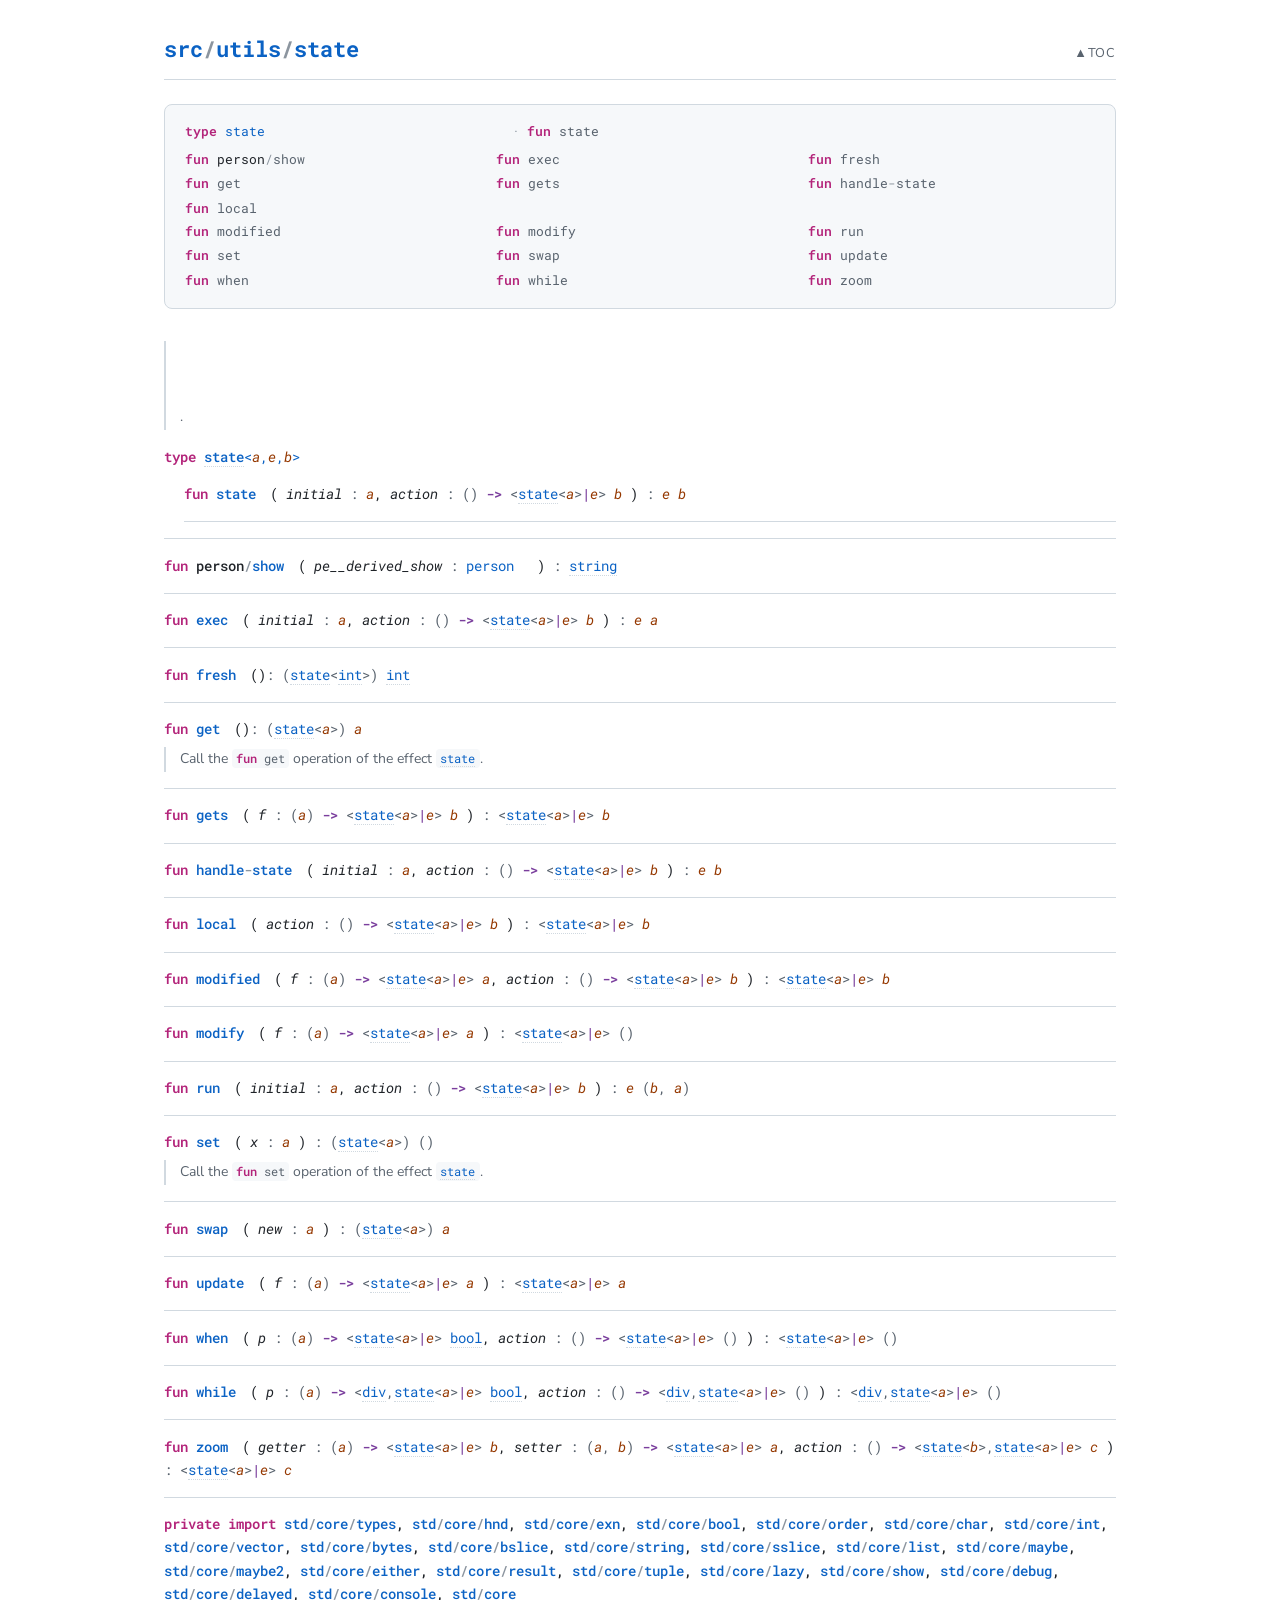
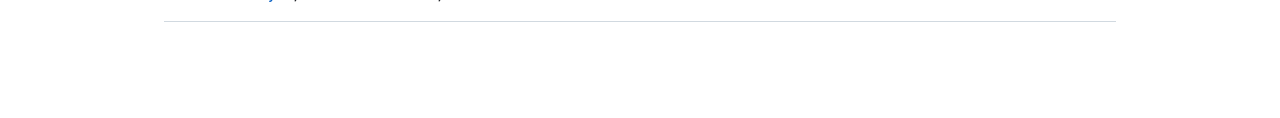
<file: docs/src_utils_state.html>
<!DOCTYPE html>
<html>
<head>
<meta http-equiv="content-type" content="text/html; charset=UTF-8" />
<meta name="viewport" content="initial-scale=1.0" />

<style type="text/css">.koka .plaincode, .koka a.pp .pc { display: none; } .koka a.pp { color: inherit; text-decoration: none; }</style>
<link rel="stylesheet" type="text/css" href="styles/koka.css" />

<link rel="stylesheet" type="text/css" href="https://fonts.googleapis.com/css?family=Nunito:400,400italic,700,700italic" />
<link rel="stylesheet" type="text/css" href="https://fonts.googleapis.com/css?family=Roboto+Mono:400,500,700,400italic" />

<title>src/utils/state documentation</title>
</head>

<body class="koka doc body madoko">
<h1 id="_null_"><a class="link" href="src_utils_state-source.html"><span class="mo">src<span class="fslash">/</span>utils<span class="fslash">/</span>state</span></a><a class="link" href="toc.html"><span class="toc-link">&#x25b2;toc</span></a></h1>
<div class="toc code"><ul class="toc"><li><a class="link" href="#type_space_state"><span class="kw">type</span>&nbsp;<span class="tp">state</span></a>
</li><li class="nested"><a class="link" href="#state"><span class="kw">fun</span>&nbsp;state</a></li><li>&nbsp;</li><li><a class="link" href="#person_fs_show"><span class="kw">fun</span>&nbsp;<span class="lq">person<span class="fslash">/</span></span>show</a></li><li><a class="link" href="#exec"><span class="kw">fun</span>&nbsp;exec</a></li><li><a class="link" href="#fresh"><span class="kw">fun</span>&nbsp;fresh</a></li><li><a class="link" href="#get"><span class="kw">fun</span>&nbsp;get</a></li><li><a class="link" href="#gets"><span class="kw">fun</span>&nbsp;gets</a></li><li><a class="link" href="#handle_state"><span class="kw">fun</span>&nbsp;handle<span class="dash">-</span>state</a></li><li><a class="link" href="#local"><span class="kw">fun</span>&nbsp;local</a></li></ul><ul class="toc"><li><a class="link" href="#modified"><span class="kw">fun</span>&nbsp;modified</a></li><li><a class="link" href="#modify"><span class="kw">fun</span>&nbsp;modify</a></li><li><a class="link" href="#run"><span class="kw">fun</span>&nbsp;run</a></li><li><a class="link" href="#set"><span class="kw">fun</span>&nbsp;set</a></li><li><a class="link" href="#swap"><span class="kw">fun</span>&nbsp;swap</a></li><li><a class="link" href="#update"><span class="kw">fun</span>&nbsp;update</a></li><li><a class="link" href="#when"><span class="kw">fun</span>&nbsp;when</a></li><li><a class="link" href="#while"><span class="kw">fun</span>&nbsp;while</a></li><li><a class="link" href="#zoom"><span class="kw">fun</span>&nbsp;zoom</a></li></ul></div>
<div class="doc koka comment"><h1 class="synopsis"></h1>

.</div>
<div class="decl" id="type_space_state"><div class="header code"><span class="def"><span class="kw">type</span>&nbsp;<span class="tp"><a class="pp" href="src_utils_state.html#type_space_state"><span class="tp">state</span><span class="pc"><span class="mo">src<span class="fslash">/</span>utils<span class="fslash">/</span>state<span class="fslash last">/</span></span>state: <span class="tp sp">(</span><span class="co">V</span>, <span class="co">E</span>, <span class="co">V</span>) <span class="kw op">-></span> <span class="co">V</span></span></a></span></span><span class="tp">&lt;<span class="tp tv">a</span>,<span class="tp tv">e</span>,<span class="tp tv">b</span>&gt;</span></div><div class="nested"><div class="decl" id="state"><div class="header code"><span class="def"><span class="kw">fun</span>&nbsp;<a class="link" href="src_utils_state-source.html#state">state</a></span>( <span class="tp tpp">initial</span> <span class="tp sp">:</span>&nbsp;<span class="tp tv">a</span>, <span class="tp tpp">action</span> <span class="tp sp">:</span>&nbsp;<span class="tp sp">(</span><span class="tp sp">)</span> <span class="tp kw op">-></span> <span class="tp sp">&lt;</span><a class="pp" href="#type_space_state"><span class="tp">state</span><span class="pc"><span class="mo">src<span class="fslash">/</span>utils<span class="fslash">/</span>state<span class="fslash last">/</span></span>state: <span class="tp sp">(</span><span class="co">V</span>, <span class="co">E</span>, <span class="co">V</span>) <span class="kw op">-></span> <span class="co">V</span></span></a><span class="tp sp">&lt;</span><span class="tp tv">a</span><span class="tp sp">&gt;</span><span class="tp kw op">|</span><span class="tp tv">e</span><span class="tp sp">&gt;</span> <span class="tp tv">b</span> ) <span class="tp sp">:</span>&nbsp;<span class="tp tv">e</span> <span class="tp tv">b</span></div></div></div></div>
<div class="decl" id="person_fs_show"><div class="header code"><span class="def"><span class="kw">fun</span>&nbsp;<a class="link" href="src_utils_state-source.html#person_fs_show"><span class="lq">person<span class="fslash">/</span></span>show</a></span>( <span class="tp tpp">pe&#95;&#95;derived&#95;show</span> <span class="tp sp">:</span>&nbsp;<a class="doc link" href="#type_space_person"><span class="tp">person</span></a> ) <span class="tp sp">:</span>&nbsp;<a class="pp" href="https://koka-lang.github.io/koka/doc/std_core_types.html#type_space_string"><span class="tp">string</span><span class="pc"><span class="mo">std<span class="fslash">/</span>core<span class="fslash">/</span>types<span class="fslash last">/</span></span>string: <span class="co">V</span></span></a></div></div>
<div class="decl" id="exec"><div class="header code"><span class="def"><span class="kw">fun</span>&nbsp;<a class="link" href="src_utils_state-source.html#exec">exec</a></span>( <span class="tp tpp">initial</span> <span class="tp sp">:</span>&nbsp;<span class="tp tv">a</span>, <span class="tp tpp">action</span> <span class="tp sp">:</span>&nbsp;<span class="tp sp">(</span><span class="tp sp">)</span> <span class="tp kw op">-></span> <span class="tp sp">&lt;</span><a class="pp" href="#type_space_state"><span class="tp">state</span><span class="pc"><span class="mo">src<span class="fslash">/</span>utils<span class="fslash">/</span>state<span class="fslash last">/</span></span>state: <span class="tp sp">(</span><span class="co">V</span>, <span class="co">E</span>, <span class="co">V</span>) <span class="kw op">-></span> <span class="co">V</span></span></a><span class="tp sp">&lt;</span><span class="tp tv">a</span><span class="tp sp">&gt;</span><span class="tp kw op">|</span><span class="tp tv">e</span><span class="tp sp">&gt;</span> <span class="tp tv">b</span> ) <span class="tp sp">:</span>&nbsp;<span class="tp tv">e</span> <span class="tp tv">a</span></div></div>
<div class="decl" id="fresh"><div class="header code"><span class="def"><span class="kw">fun</span>&nbsp;<a class="link" href="src_utils_state-source.html#fresh">fresh</a></span>()<span class="tp sp">:</span>&nbsp;<span class="tp sp">(</span><a class="pp" href="#type_space_state"><span class="tp">state</span><span class="pc"><span class="mo">src<span class="fslash">/</span>utils<span class="fslash">/</span>state<span class="fslash last">/</span></span>state: <span class="tp sp">(</span><span class="co">V</span>, <span class="co">E</span>, <span class="co">V</span>) <span class="kw op">-></span> <span class="co">V</span></span></a><span class="tp sp">&lt;</span><a class="pp" href="https://koka-lang.github.io/koka/doc/std_core_types.html#type_space_int"><span class="tp">int</span><span class="pc"><span class="mo">std<span class="fslash">/</span>core<span class="fslash">/</span>types<span class="fslash last">/</span></span>int: <span class="co">V</span></span></a><span class="tp sp">&gt;</span><span class="tp sp">)</span> <a class="pp" href="https://koka-lang.github.io/koka/doc/std_core_types.html#type_space_int"><span class="tp">int</span><span class="pc"><span class="mo">std<span class="fslash">/</span>core<span class="fslash">/</span>types<span class="fslash last">/</span></span>int: <span class="co">V</span></span></a></div></div>
<div class="decl" id="get"><div class="header code"><span class="def"><span class="kw">fun</span>&nbsp;<a class="link" href="src_utils_state-source.html#get">get</a></span>()<span class="tp sp">:</span>&nbsp;<span class="tp sp">(</span><a class="pp" href="#type_space_state"><span class="tp">state</span><span class="pc"><span class="mo">src<span class="fslash">/</span>utils<span class="fslash">/</span>state<span class="fslash last">/</span></span>state: <span class="tp sp">(</span><span class="co">V</span>, <span class="co">E</span>, <span class="co">V</span>) <span class="kw op">-></span> <span class="co">V</span></span></a><span class="tp sp">&lt;</span><span class="tp tv">a</span><span class="tp sp">&gt;</span><span class="tp sp">)</span> <span class="tp tv">a</span></div><div class="doc koka comment">Call the <code class="koka"><span class="kw">fun</span> <a class="pp" href="#get">get<span class="pc"><span class="mo">src<span class="fslash">/</span>utils<span class="fslash">/</span>state<span class="fslash last">/</span></span>get: <span class="tp kw">forall</span><span class="tp sp">&lt;</span><span class="tp tv">a</span><span class="tp sp">&gt;</span> <span class="tp sp">(</span><span class="tp sp">)</span> <span class="tp kw op">-></span> <span class="tp sp">(</span><span class="tp">state</span><span class="tp sp">&lt;</span><span class="tp tv">a</span><span class="tp sp">&gt;</span><span class="tp sp">)</span> <span class="tp tv">a</span></span></a></code> operation of the effect <code class="koka"><a class="pp" href="#type_space_state"><span class="tp">state</span><span class="pc"><span class="mo">src<span class="fslash">/</span>utils<span class="fslash">/</span>state<span class="fslash last">/</span></span>state: <span class="tp sp">(</span><span class="co">V</span>, <span class="co">E</span>, <span class="co">V</span>) <span class="kw op">-></span> <span class="co">V</span></span></a></code>.</div></div>
<div class="decl" id="gets"><div class="header code"><span class="def"><span class="kw">fun</span>&nbsp;<a class="link" href="src_utils_state-source.html#gets">gets</a></span>( <span class="tp tpp">f</span> <span class="tp sp">:</span>&nbsp;<span class="tp sp">(</span><span class="tp tv">a</span><span class="tp sp">)</span> <span class="tp kw op">-></span> <span class="tp sp">&lt;</span><a class="pp" href="#type_space_state"><span class="tp">state</span><span class="pc"><span class="mo">src<span class="fslash">/</span>utils<span class="fslash">/</span>state<span class="fslash last">/</span></span>state: <span class="tp sp">(</span><span class="co">V</span>, <span class="co">E</span>, <span class="co">V</span>) <span class="kw op">-></span> <span class="co">V</span></span></a><span class="tp sp">&lt;</span><span class="tp tv">a</span><span class="tp sp">&gt;</span><span class="tp kw op">|</span><span class="tp tv">e</span><span class="tp sp">&gt;</span> <span class="tp tv">b</span> ) <span class="tp sp">:</span>&nbsp;<span class="tp sp">&lt;</span><a class="pp" href="#type_space_state"><span class="tp">state</span><span class="pc"><span class="mo">src<span class="fslash">/</span>utils<span class="fslash">/</span>state<span class="fslash last">/</span></span>state: <span class="tp sp">(</span><span class="co">V</span>, <span class="co">E</span>, <span class="co">V</span>) <span class="kw op">-></span> <span class="co">V</span></span></a><span class="tp sp">&lt;</span><span class="tp tv">a</span><span class="tp sp">&gt;</span><span class="tp kw op">|</span><span class="tp tv">e</span><span class="tp sp">&gt;</span> <span class="tp tv">b</span></div></div>
<div class="decl" id="handle_state"><div class="header code"><span class="def"><span class="kw">fun</span>&nbsp;<a class="link" href="src_utils_state-source.html#handle_state">handle<span class="dash">-</span>state</a></span>( <span class="tp tpp">initial</span> <span class="tp sp">:</span>&nbsp;<span class="tp tv">a</span>, <span class="tp tpp">action</span> <span class="tp sp">:</span>&nbsp;<span class="tp sp">(</span><span class="tp sp">)</span> <span class="tp kw op">-></span> <span class="tp sp">&lt;</span><a class="pp" href="#type_space_state"><span class="tp">state</span><span class="pc"><span class="mo">src<span class="fslash">/</span>utils<span class="fslash">/</span>state<span class="fslash last">/</span></span>state: <span class="tp sp">(</span><span class="co">V</span>, <span class="co">E</span>, <span class="co">V</span>) <span class="kw op">-></span> <span class="co">V</span></span></a><span class="tp sp">&lt;</span><span class="tp tv">a</span><span class="tp sp">&gt;</span><span class="tp kw op">|</span><span class="tp tv">e</span><span class="tp sp">&gt;</span> <span class="tp tv">b</span> ) <span class="tp sp">:</span>&nbsp;<span class="tp tv">e</span> <span class="tp tv">b</span></div></div>
<div class="decl" id="local"><div class="header code"><span class="def"><span class="kw">fun</span>&nbsp;<a class="link" href="src_utils_state-source.html#local">local</a></span>( <span class="tp tpp">action</span> <span class="tp sp">:</span>&nbsp;<span class="tp sp">(</span><span class="tp sp">)</span> <span class="tp kw op">-></span> <span class="tp sp">&lt;</span><a class="pp" href="#type_space_state"><span class="tp">state</span><span class="pc"><span class="mo">src<span class="fslash">/</span>utils<span class="fslash">/</span>state<span class="fslash last">/</span></span>state: <span class="tp sp">(</span><span class="co">V</span>, <span class="co">E</span>, <span class="co">V</span>) <span class="kw op">-></span> <span class="co">V</span></span></a><span class="tp sp">&lt;</span><span class="tp tv">a</span><span class="tp sp">&gt;</span><span class="tp kw op">|</span><span class="tp tv">e</span><span class="tp sp">&gt;</span> <span class="tp tv">b</span> ) <span class="tp sp">:</span>&nbsp;<span class="tp sp">&lt;</span><a class="pp" href="#type_space_state"><span class="tp">state</span><span class="pc"><span class="mo">src<span class="fslash">/</span>utils<span class="fslash">/</span>state<span class="fslash last">/</span></span>state: <span class="tp sp">(</span><span class="co">V</span>, <span class="co">E</span>, <span class="co">V</span>) <span class="kw op">-></span> <span class="co">V</span></span></a><span class="tp sp">&lt;</span><span class="tp tv">a</span><span class="tp sp">&gt;</span><span class="tp kw op">|</span><span class="tp tv">e</span><span class="tp sp">&gt;</span> <span class="tp tv">b</span></div></div>
<div class="decl" id="modified"><div class="header code"><span class="def"><span class="kw">fun</span>&nbsp;<a class="link" href="src_utils_state-source.html#modified">modified</a></span>( <span class="tp tpp">f</span> <span class="tp sp">:</span>&nbsp;<span class="tp sp">(</span><span class="tp tv">a</span><span class="tp sp">)</span> <span class="tp kw op">-></span> <span class="tp sp">&lt;</span><a class="pp" href="#type_space_state"><span class="tp">state</span><span class="pc"><span class="mo">src<span class="fslash">/</span>utils<span class="fslash">/</span>state<span class="fslash last">/</span></span>state: <span class="tp sp">(</span><span class="co">V</span>, <span class="co">E</span>, <span class="co">V</span>) <span class="kw op">-></span> <span class="co">V</span></span></a><span class="tp sp">&lt;</span><span class="tp tv">a</span><span class="tp sp">&gt;</span><span class="tp kw op">|</span><span class="tp tv">e</span><span class="tp sp">&gt;</span> <span class="tp tv">a</span>, <span class="tp tpp">action</span> <span class="tp sp">:</span>&nbsp;<span class="tp sp">(</span><span class="tp sp">)</span> <span class="tp kw op">-></span> <span class="tp sp">&lt;</span><a class="pp" href="#type_space_state"><span class="tp">state</span><span class="pc"><span class="mo">src<span class="fslash">/</span>utils<span class="fslash">/</span>state<span class="fslash last">/</span></span>state: <span class="tp sp">(</span><span class="co">V</span>, <span class="co">E</span>, <span class="co">V</span>) <span class="kw op">-></span> <span class="co">V</span></span></a><span class="tp sp">&lt;</span><span class="tp tv">a</span><span class="tp sp">&gt;</span><span class="tp kw op">|</span><span class="tp tv">e</span><span class="tp sp">&gt;</span> <span class="tp tv">b</span> ) <span class="tp sp">:</span>&nbsp;<span class="tp sp">&lt;</span><a class="pp" href="#type_space_state"><span class="tp">state</span><span class="pc"><span class="mo">src<span class="fslash">/</span>utils<span class="fslash">/</span>state<span class="fslash last">/</span></span>state: <span class="tp sp">(</span><span class="co">V</span>, <span class="co">E</span>, <span class="co">V</span>) <span class="kw op">-></span> <span class="co">V</span></span></a><span class="tp sp">&lt;</span><span class="tp tv">a</span><span class="tp sp">&gt;</span><span class="tp kw op">|</span><span class="tp tv">e</span><span class="tp sp">&gt;</span> <span class="tp tv">b</span></div></div>
<div class="decl" id="modify"><div class="header code"><span class="def"><span class="kw">fun</span>&nbsp;<a class="link" href="src_utils_state-source.html#modify">modify</a></span>( <span class="tp tpp">f</span> <span class="tp sp">:</span>&nbsp;<span class="tp sp">(</span><span class="tp tv">a</span><span class="tp sp">)</span> <span class="tp kw op">-></span> <span class="tp sp">&lt;</span><a class="pp" href="#type_space_state"><span class="tp">state</span><span class="pc"><span class="mo">src<span class="fslash">/</span>utils<span class="fslash">/</span>state<span class="fslash last">/</span></span>state: <span class="tp sp">(</span><span class="co">V</span>, <span class="co">E</span>, <span class="co">V</span>) <span class="kw op">-></span> <span class="co">V</span></span></a><span class="tp sp">&lt;</span><span class="tp tv">a</span><span class="tp sp">&gt;</span><span class="tp kw op">|</span><span class="tp tv">e</span><span class="tp sp">&gt;</span> <span class="tp tv">a</span> ) <span class="tp sp">:</span>&nbsp;<span class="tp sp">&lt;</span><a class="pp" href="#type_space_state"><span class="tp">state</span><span class="pc"><span class="mo">src<span class="fslash">/</span>utils<span class="fslash">/</span>state<span class="fslash last">/</span></span>state: <span class="tp sp">(</span><span class="co">V</span>, <span class="co">E</span>, <span class="co">V</span>) <span class="kw op">-></span> <span class="co">V</span></span></a><span class="tp sp">&lt;</span><span class="tp tv">a</span><span class="tp sp">&gt;</span><span class="tp kw op">|</span><span class="tp tv">e</span><span class="tp sp">&gt;</span> <span class="tp sp">(</span><span class="tp sp">)</span></div></div>
<div class="decl" id="run"><div class="header code"><span class="def"><span class="kw">fun</span>&nbsp;<a class="link" href="src_utils_state-source.html#run">run</a></span>( <span class="tp tpp">initial</span> <span class="tp sp">:</span>&nbsp;<span class="tp tv">a</span>, <span class="tp tpp">action</span> <span class="tp sp">:</span>&nbsp;<span class="tp sp">(</span><span class="tp sp">)</span> <span class="tp kw op">-></span> <span class="tp sp">&lt;</span><a class="pp" href="#type_space_state"><span class="tp">state</span><span class="pc"><span class="mo">src<span class="fslash">/</span>utils<span class="fslash">/</span>state<span class="fslash last">/</span></span>state: <span class="tp sp">(</span><span class="co">V</span>, <span class="co">E</span>, <span class="co">V</span>) <span class="kw op">-></span> <span class="co">V</span></span></a><span class="tp sp">&lt;</span><span class="tp tv">a</span><span class="tp sp">&gt;</span><span class="tp kw op">|</span><span class="tp tv">e</span><span class="tp sp">&gt;</span> <span class="tp tv">b</span> ) <span class="tp sp">:</span>&nbsp;<span class="tp tv">e</span> <span class="tp sp">(</span><span class="tp tv">b</span><span class="tp sp">,</span> <span class="tp tv">a</span><span class="tp sp">)</span></div></div>
<div class="decl" id="set"><div class="header code"><span class="def"><span class="kw">fun</span>&nbsp;<a class="link" href="src_utils_state-source.html#set">set</a></span>( <span class="tp tpp">x</span> <span class="tp sp">:</span>&nbsp;<span class="tp tv">a</span> ) <span class="tp sp">:</span>&nbsp;<span class="tp sp">(</span><a class="pp" href="#type_space_state"><span class="tp">state</span><span class="pc"><span class="mo">src<span class="fslash">/</span>utils<span class="fslash">/</span>state<span class="fslash last">/</span></span>state: <span class="tp sp">(</span><span class="co">V</span>, <span class="co">E</span>, <span class="co">V</span>) <span class="kw op">-></span> <span class="co">V</span></span></a><span class="tp sp">&lt;</span><span class="tp tv">a</span><span class="tp sp">&gt;</span><span class="tp sp">)</span> <span class="tp sp">(</span><span class="tp sp">)</span></div><div class="doc koka comment">Call the <code class="koka"><span class="kw">fun</span> set</code> operation of the effect <code class="koka"><a class="pp" href="#type_space_state"><span class="tp">state</span><span class="pc"><span class="mo">src<span class="fslash">/</span>utils<span class="fslash">/</span>state<span class="fslash last">/</span></span>state: <span class="tp sp">(</span><span class="co">V</span>, <span class="co">E</span>, <span class="co">V</span>) <span class="kw op">-></span> <span class="co">V</span></span></a></code>.</div></div>
<div class="decl" id="swap"><div class="header code"><span class="def"><span class="kw">fun</span>&nbsp;<a class="link" href="src_utils_state-source.html#swap">swap</a></span>( <span class="tp tpp">new</span> <span class="tp sp">:</span>&nbsp;<span class="tp tv">a</span> ) <span class="tp sp">:</span>&nbsp;<span class="tp sp">(</span><a class="pp" href="#type_space_state"><span class="tp">state</span><span class="pc"><span class="mo">src<span class="fslash">/</span>utils<span class="fslash">/</span>state<span class="fslash last">/</span></span>state: <span class="tp sp">(</span><span class="co">V</span>, <span class="co">E</span>, <span class="co">V</span>) <span class="kw op">-></span> <span class="co">V</span></span></a><span class="tp sp">&lt;</span><span class="tp tv">a</span><span class="tp sp">&gt;</span><span class="tp sp">)</span> <span class="tp tv">a</span></div></div>
<div class="decl" id="update"><div class="header code"><span class="def"><span class="kw">fun</span>&nbsp;<a class="link" href="src_utils_state-source.html#update">update</a></span>( <span class="tp tpp">f</span> <span class="tp sp">:</span>&nbsp;<span class="tp sp">(</span><span class="tp tv">a</span><span class="tp sp">)</span> <span class="tp kw op">-></span> <span class="tp sp">&lt;</span><a class="pp" href="#type_space_state"><span class="tp">state</span><span class="pc"><span class="mo">src<span class="fslash">/</span>utils<span class="fslash">/</span>state<span class="fslash last">/</span></span>state: <span class="tp sp">(</span><span class="co">V</span>, <span class="co">E</span>, <span class="co">V</span>) <span class="kw op">-></span> <span class="co">V</span></span></a><span class="tp sp">&lt;</span><span class="tp tv">a</span><span class="tp sp">&gt;</span><span class="tp kw op">|</span><span class="tp tv">e</span><span class="tp sp">&gt;</span> <span class="tp tv">a</span> ) <span class="tp sp">:</span>&nbsp;<span class="tp sp">&lt;</span><a class="pp" href="#type_space_state"><span class="tp">state</span><span class="pc"><span class="mo">src<span class="fslash">/</span>utils<span class="fslash">/</span>state<span class="fslash last">/</span></span>state: <span class="tp sp">(</span><span class="co">V</span>, <span class="co">E</span>, <span class="co">V</span>) <span class="kw op">-></span> <span class="co">V</span></span></a><span class="tp sp">&lt;</span><span class="tp tv">a</span><span class="tp sp">&gt;</span><span class="tp kw op">|</span><span class="tp tv">e</span><span class="tp sp">&gt;</span> <span class="tp tv">a</span></div></div>
<div class="decl" id="when"><div class="header code"><span class="def"><span class="kw">fun</span>&nbsp;<a class="link" href="src_utils_state-source.html#when">when</a></span>( <span class="tp tpp">p</span> <span class="tp sp">:</span>&nbsp;<span class="tp sp">(</span><span class="tp tv">a</span><span class="tp sp">)</span> <span class="tp kw op">-></span> <span class="tp sp">&lt;</span><a class="pp" href="#type_space_state"><span class="tp">state</span><span class="pc"><span class="mo">src<span class="fslash">/</span>utils<span class="fslash">/</span>state<span class="fslash last">/</span></span>state: <span class="tp sp">(</span><span class="co">V</span>, <span class="co">E</span>, <span class="co">V</span>) <span class="kw op">-></span> <span class="co">V</span></span></a><span class="tp sp">&lt;</span><span class="tp tv">a</span><span class="tp sp">&gt;</span><span class="tp kw op">|</span><span class="tp tv">e</span><span class="tp sp">&gt;</span> <a class="pp" href="https://koka-lang.github.io/koka/doc/std_core_types.html#type_space_bool"><span class="tp">bool</span><span class="pc"><span class="mo">std<span class="fslash">/</span>core<span class="fslash">/</span>types<span class="fslash last">/</span></span>bool: <span class="co">V</span></span></a>, <span class="tp tpp">action</span> <span class="tp sp">:</span>&nbsp;<span class="tp sp">(</span><span class="tp sp">)</span> <span class="tp kw op">-></span> <span class="tp sp">&lt;</span><a class="pp" href="#type_space_state"><span class="tp">state</span><span class="pc"><span class="mo">src<span class="fslash">/</span>utils<span class="fslash">/</span>state<span class="fslash last">/</span></span>state: <span class="tp sp">(</span><span class="co">V</span>, <span class="co">E</span>, <span class="co">V</span>) <span class="kw op">-></span> <span class="co">V</span></span></a><span class="tp sp">&lt;</span><span class="tp tv">a</span><span class="tp sp">&gt;</span><span class="tp kw op">|</span><span class="tp tv">e</span><span class="tp sp">&gt;</span> <span class="tp sp">(</span><span class="tp sp">)</span> ) <span class="tp sp">:</span>&nbsp;<span class="tp sp">&lt;</span><a class="pp" href="#type_space_state"><span class="tp">state</span><span class="pc"><span class="mo">src<span class="fslash">/</span>utils<span class="fslash">/</span>state<span class="fslash last">/</span></span>state: <span class="tp sp">(</span><span class="co">V</span>, <span class="co">E</span>, <span class="co">V</span>) <span class="kw op">-></span> <span class="co">V</span></span></a><span class="tp sp">&lt;</span><span class="tp tv">a</span><span class="tp sp">&gt;</span><span class="tp kw op">|</span><span class="tp tv">e</span><span class="tp sp">&gt;</span> <span class="tp sp">(</span><span class="tp sp">)</span></div></div>
<div class="decl" id="while"><div class="header code"><span class="def"><span class="kw">fun</span>&nbsp;<a class="link" href="src_utils_state-source.html#while">while</a></span>( <span class="tp tpp">p</span> <span class="tp sp">:</span>&nbsp;<span class="tp sp">(</span><span class="tp tv">a</span><span class="tp sp">)</span> <span class="tp kw op">-></span> <span class="tp sp">&lt;</span><a class="pp" href="https://koka-lang.github.io/koka/doc/std_core_types.html#type_space_div"><span class="tp">div</span><span class="pc"><span class="mo">std<span class="fslash">/</span>core<span class="fslash">/</span>types<span class="fslash last">/</span></span>div: <span class="co">X</span></span></a><span class="tp sp">,</span><a class="pp" href="#type_space_state"><span class="tp">state</span><span class="pc"><span class="mo">src<span class="fslash">/</span>utils<span class="fslash">/</span>state<span class="fslash last">/</span></span>state: <span class="tp sp">(</span><span class="co">V</span>, <span class="co">E</span>, <span class="co">V</span>) <span class="kw op">-></span> <span class="co">V</span></span></a><span class="tp sp">&lt;</span><span class="tp tv">a</span><span class="tp sp">&gt;</span><span class="tp kw op">|</span><span class="tp tv">e</span><span class="tp sp">&gt;</span> <a class="pp" href="https://koka-lang.github.io/koka/doc/std_core_types.html#type_space_bool"><span class="tp">bool</span><span class="pc"><span class="mo">std<span class="fslash">/</span>core<span class="fslash">/</span>types<span class="fslash last">/</span></span>bool: <span class="co">V</span></span></a>, <span class="tp tpp">action</span> <span class="tp sp">:</span>&nbsp;<span class="tp sp">(</span><span class="tp sp">)</span> <span class="tp kw op">-></span> <span class="tp sp">&lt;</span><a class="pp" href="https://koka-lang.github.io/koka/doc/std_core_types.html#type_space_div"><span class="tp">div</span><span class="pc"><span class="mo">std<span class="fslash">/</span>core<span class="fslash">/</span>types<span class="fslash last">/</span></span>div: <span class="co">X</span></span></a><span class="tp sp">,</span><a class="pp" href="#type_space_state"><span class="tp">state</span><span class="pc"><span class="mo">src<span class="fslash">/</span>utils<span class="fslash">/</span>state<span class="fslash last">/</span></span>state: <span class="tp sp">(</span><span class="co">V</span>, <span class="co">E</span>, <span class="co">V</span>) <span class="kw op">-></span> <span class="co">V</span></span></a><span class="tp sp">&lt;</span><span class="tp tv">a</span><span class="tp sp">&gt;</span><span class="tp kw op">|</span><span class="tp tv">e</span><span class="tp sp">&gt;</span> <span class="tp sp">(</span><span class="tp sp">)</span> ) <span class="tp sp">:</span>&nbsp;<span class="tp sp">&lt;</span><a class="pp" href="https://koka-lang.github.io/koka/doc/std_core_types.html#type_space_div"><span class="tp">div</span><span class="pc"><span class="mo">std<span class="fslash">/</span>core<span class="fslash">/</span>types<span class="fslash last">/</span></span>div: <span class="co">X</span></span></a><span class="tp sp">,</span><a class="pp" href="#type_space_state"><span class="tp">state</span><span class="pc"><span class="mo">src<span class="fslash">/</span>utils<span class="fslash">/</span>state<span class="fslash last">/</span></span>state: <span class="tp sp">(</span><span class="co">V</span>, <span class="co">E</span>, <span class="co">V</span>) <span class="kw op">-></span> <span class="co">V</span></span></a><span class="tp sp">&lt;</span><span class="tp tv">a</span><span class="tp sp">&gt;</span><span class="tp kw op">|</span><span class="tp tv">e</span><span class="tp sp">&gt;</span> <span class="tp sp">(</span><span class="tp sp">)</span></div></div>
<div class="decl" id="zoom"><div class="header code"><span class="def"><span class="kw">fun</span>&nbsp;<a class="link" href="src_utils_state-source.html#zoom">zoom</a></span>( <span class="tp tpp">getter</span> <span class="tp sp">:</span>&nbsp;<span class="tp sp">(</span><span class="tp tv">a</span><span class="tp sp">)</span> <span class="tp kw op">-></span> <span class="tp sp">&lt;</span><a class="pp" href="#type_space_state"><span class="tp">state</span><span class="pc"><span class="mo">src<span class="fslash">/</span>utils<span class="fslash">/</span>state<span class="fslash last">/</span></span>state: <span class="tp sp">(</span><span class="co">V</span>, <span class="co">E</span>, <span class="co">V</span>) <span class="kw op">-></span> <span class="co">V</span></span></a><span class="tp sp">&lt;</span><span class="tp tv">a</span><span class="tp sp">&gt;</span><span class="tp kw op">|</span><span class="tp tv">e</span><span class="tp sp">&gt;</span> <span class="tp tv">b</span>, <span class="tp tpp">setter</span> <span class="tp sp">:</span>&nbsp;<span class="tp sp">(</span><span class="tp tv">a</span><span class="tp sp">,</span> <span class="tp tv">b</span><span class="tp sp">)</span> <span class="tp kw op">-></span> <span class="tp sp">&lt;</span><a class="pp" href="#type_space_state"><span class="tp">state</span><span class="pc"><span class="mo">src<span class="fslash">/</span>utils<span class="fslash">/</span>state<span class="fslash last">/</span></span>state: <span class="tp sp">(</span><span class="co">V</span>, <span class="co">E</span>, <span class="co">V</span>) <span class="kw op">-></span> <span class="co">V</span></span></a><span class="tp sp">&lt;</span><span class="tp tv">a</span><span class="tp sp">&gt;</span><span class="tp kw op">|</span><span class="tp tv">e</span><span class="tp sp">&gt;</span> <span class="tp tv">a</span>, <span class="tp tpp">action</span> <span class="tp sp">:</span>&nbsp;<span class="tp sp">(</span><span class="tp sp">)</span> <span class="tp kw op">-></span> <span class="tp sp">&lt;</span><a class="pp" href="#type_space_state"><span class="tp">state</span><span class="pc"><span class="mo">src<span class="fslash">/</span>utils<span class="fslash">/</span>state<span class="fslash last">/</span></span>state: <span class="tp sp">(</span><span class="co">V</span>, <span class="co">E</span>, <span class="co">V</span>) <span class="kw op">-></span> <span class="co">V</span></span></a><span class="tp sp">&lt;</span><span class="tp tv">b</span><span class="tp sp">&gt;</span><span class="tp sp">,</span><a class="pp" href="#type_space_state"><span class="tp">state</span><span class="pc"><span class="mo">src<span class="fslash">/</span>utils<span class="fslash">/</span>state<span class="fslash last">/</span></span>state: <span class="tp sp">(</span><span class="co">V</span>, <span class="co">E</span>, <span class="co">V</span>) <span class="kw op">-></span> <span class="co">V</span></span></a><span class="tp sp">&lt;</span><span class="tp tv">a</span><span class="tp sp">&gt;</span><span class="tp kw op">|</span><span class="tp tv">e</span><span class="tp sp">&gt;</span> <span class="tp tv">c</span> ) <span class="tp sp">:</span>&nbsp;<span class="tp sp">&lt;</span><a class="pp" href="#type_space_state"><span class="tp">state</span><span class="pc"><span class="mo">src<span class="fslash">/</span>utils<span class="fslash">/</span>state<span class="fslash last">/</span></span>state: <span class="tp sp">(</span><span class="co">V</span>, <span class="co">E</span>, <span class="co">V</span>) <span class="kw op">-></span> <span class="co">V</span></span></a><span class="tp sp">&lt;</span><span class="tp tv">a</span><span class="tp sp">&gt;</span><span class="tp kw op">|</span><span class="tp tv">e</span><span class="tp sp">&gt;</span> <span class="tp tv">c</span></div></div>
<div class="decl" id="-private-imports"><div class="header code"><span class="def"><span class="kw">private import</span>&nbsp;<span class="code"><a class="pp" href="https://koka-lang.github.io/koka/doc/std_core_types.html#_null_"><span class="mo">std<span class="fslash">/</span>core<span class="fslash">/</span>types</span><span class="pc"><span class="mo">std<span class="fslash">/</span>core<span class="fslash">/</span>types</span></span></a></span>, <span class="code"><a class="pp" href="https://koka-lang.github.io/koka/doc/std_core_hnd.html#_null_"><span class="mo">std<span class="fslash">/</span>core<span class="fslash">/</span>hnd</span><span class="pc"><span class="mo">std<span class="fslash">/</span>core<span class="fslash">/</span>hnd</span></span></a></span>, <span class="code"><a class="pp" href="https://koka-lang.github.io/koka/doc/std_core_exn.html#_null_"><span class="mo">std<span class="fslash">/</span>core<span class="fslash">/</span>exn</span><span class="pc"><span class="mo">std<span class="fslash">/</span>core<span class="fslash">/</span>exn</span></span></a></span>, <span class="code"><a class="pp" href="https://koka-lang.github.io/koka/doc/std_core_bool.html#_null_"><span class="mo">std<span class="fslash">/</span>core<span class="fslash">/</span>bool</span><span class="pc"><span class="mo">std<span class="fslash">/</span>core<span class="fslash">/</span>bool</span></span></a></span>, <span class="code"><a class="pp" href="https://koka-lang.github.io/koka/doc/std_core_order.html#_null_"><span class="mo">std<span class="fslash">/</span>core<span class="fslash">/</span>order</span><span class="pc"><span class="mo">std<span class="fslash">/</span>core<span class="fslash">/</span>order</span></span></a></span>, <span class="code"><a class="pp" href="https://koka-lang.github.io/koka/doc/std_core_char.html#_null_"><span class="mo">std<span class="fslash">/</span>core<span class="fslash">/</span>char</span><span class="pc"><span class="mo">std<span class="fslash">/</span>core<span class="fslash">/</span>char</span></span></a></span>, <span class="code"><a class="pp" href="https://koka-lang.github.io/koka/doc/std_core_int.html#_null_"><span class="mo">std<span class="fslash">/</span>core<span class="fslash">/</span>int</span><span class="pc"><span class="mo">std<span class="fslash">/</span>core<span class="fslash">/</span>int</span></span></a></span>, <span class="code"><a class="pp" href="https://koka-lang.github.io/koka/doc/std_core_vector.html#_null_"><span class="mo">std<span class="fslash">/</span>core<span class="fslash">/</span>vector</span><span class="pc"><span class="mo">std<span class="fslash">/</span>core<span class="fslash">/</span>vector</span></span></a></span>, <span class="code"><a class="pp" href="https://koka-lang.github.io/koka/doc/std_core_bytes.html#_null_"><span class="mo">std<span class="fslash">/</span>core<span class="fslash">/</span>bytes</span><span class="pc"><span class="mo">std<span class="fslash">/</span>core<span class="fslash">/</span>bytes</span></span></a></span>, <span class="code"><a class="pp" href="https://koka-lang.github.io/koka/doc/std_core_bslice.html#_null_"><span class="mo">std<span class="fslash">/</span>core<span class="fslash">/</span>bslice</span><span class="pc"><span class="mo">std<span class="fslash">/</span>core<span class="fslash">/</span>bslice</span></span></a></span>, <span class="code"><a class="pp" href="https://koka-lang.github.io/koka/doc/std_core_string.html#_null_"><span class="mo">std<span class="fslash">/</span>core<span class="fslash">/</span>string</span><span class="pc"><span class="mo">std<span class="fslash">/</span>core<span class="fslash">/</span>string</span></span></a></span>, <span class="code"><a class="pp" href="https://koka-lang.github.io/koka/doc/std_core_sslice.html#_null_"><span class="mo">std<span class="fslash">/</span>core<span class="fslash">/</span>sslice</span><span class="pc"><span class="mo">std<span class="fslash">/</span>core<span class="fslash">/</span>sslice</span></span></a></span>, <span class="code"><a class="pp" href="https://koka-lang.github.io/koka/doc/std_core_list.html#_null_"><span class="mo">std<span class="fslash">/</span>core<span class="fslash">/</span>list</span><span class="pc"><span class="mo">std<span class="fslash">/</span>core<span class="fslash">/</span>list</span></span></a></span>, <span class="code"><a class="pp" href="https://koka-lang.github.io/koka/doc/std_core_maybe.html#_null_"><span class="mo">std<span class="fslash">/</span>core<span class="fslash">/</span>maybe</span><span class="pc"><span class="mo">std<span class="fslash">/</span>core<span class="fslash">/</span>maybe</span></span></a></span>, <span class="code"><a class="pp" href="https://koka-lang.github.io/koka/doc/std_core_maybe2.html#_null_"><span class="mo">std<span class="fslash">/</span>core<span class="fslash">/</span>maybe2</span><span class="pc"><span class="mo">std<span class="fslash">/</span>core<span class="fslash">/</span>maybe2</span></span></a></span>, <span class="code"><a class="pp" href="https://koka-lang.github.io/koka/doc/std_core_either.html#_null_"><span class="mo">std<span class="fslash">/</span>core<span class="fslash">/</span>either</span><span class="pc"><span class="mo">std<span class="fslash">/</span>core<span class="fslash">/</span>either</span></span></a></span>, <span class="code"><a class="pp" href="https://koka-lang.github.io/koka/doc/std_core_result.html#_null_"><span class="mo">std<span class="fslash">/</span>core<span class="fslash">/</span>result</span><span class="pc"><span class="mo">std<span class="fslash">/</span>core<span class="fslash">/</span>result</span></span></a></span>, <span class="code"><a class="pp" href="https://koka-lang.github.io/koka/doc/std_core_tuple.html#_null_"><span class="mo">std<span class="fslash">/</span>core<span class="fslash">/</span>tuple</span><span class="pc"><span class="mo">std<span class="fslash">/</span>core<span class="fslash">/</span>tuple</span></span></a></span>, <span class="code"><a class="pp" href="https://koka-lang.github.io/koka/doc/std_core_lazy.html#_null_"><span class="mo">std<span class="fslash">/</span>core<span class="fslash">/</span>lazy</span><span class="pc"><span class="mo">std<span class="fslash">/</span>core<span class="fslash">/</span>lazy</span></span></a></span>, <span class="code"><a class="pp" href="https://koka-lang.github.io/koka/doc/std_core_show.html#_null_"><span class="mo">std<span class="fslash">/</span>core<span class="fslash">/</span>show</span><span class="pc"><span class="mo">std<span class="fslash">/</span>core<span class="fslash">/</span>show</span></span></a></span>, <span class="code"><a class="pp" href="https://koka-lang.github.io/koka/doc/std_core_debug.html#_null_"><span class="mo">std<span class="fslash">/</span>core<span class="fslash">/</span>debug</span><span class="pc"><span class="mo">std<span class="fslash">/</span>core<span class="fslash">/</span>debug</span></span></a></span>, <span class="code"><a class="pp" href="https://koka-lang.github.io/koka/doc/std_core_delayed.html#_null_"><span class="mo">std<span class="fslash">/</span>core<span class="fslash">/</span>delayed</span><span class="pc"><span class="mo">std<span class="fslash">/</span>core<span class="fslash">/</span>delayed</span></span></a></span>, <span class="code"><a class="pp" href="https://koka-lang.github.io/koka/doc/std_core_console.html#_null_"><span class="mo">std<span class="fslash">/</span>core<span class="fslash">/</span>console</span><span class="pc"><span class="mo">std<span class="fslash">/</span>core<span class="fslash">/</span>console</span></span></a></span>, <span class="code"><a class="pp" href="https://koka-lang.github.io/koka/doc/std_core.html#_null_"><span class="mo">std<span class="fslash">/</span>core</span><span class="pc"><span class="mo">std<span class="fslash">/</span>core</span></span></a></span></span></div></div>
</body>
</html>
</file>
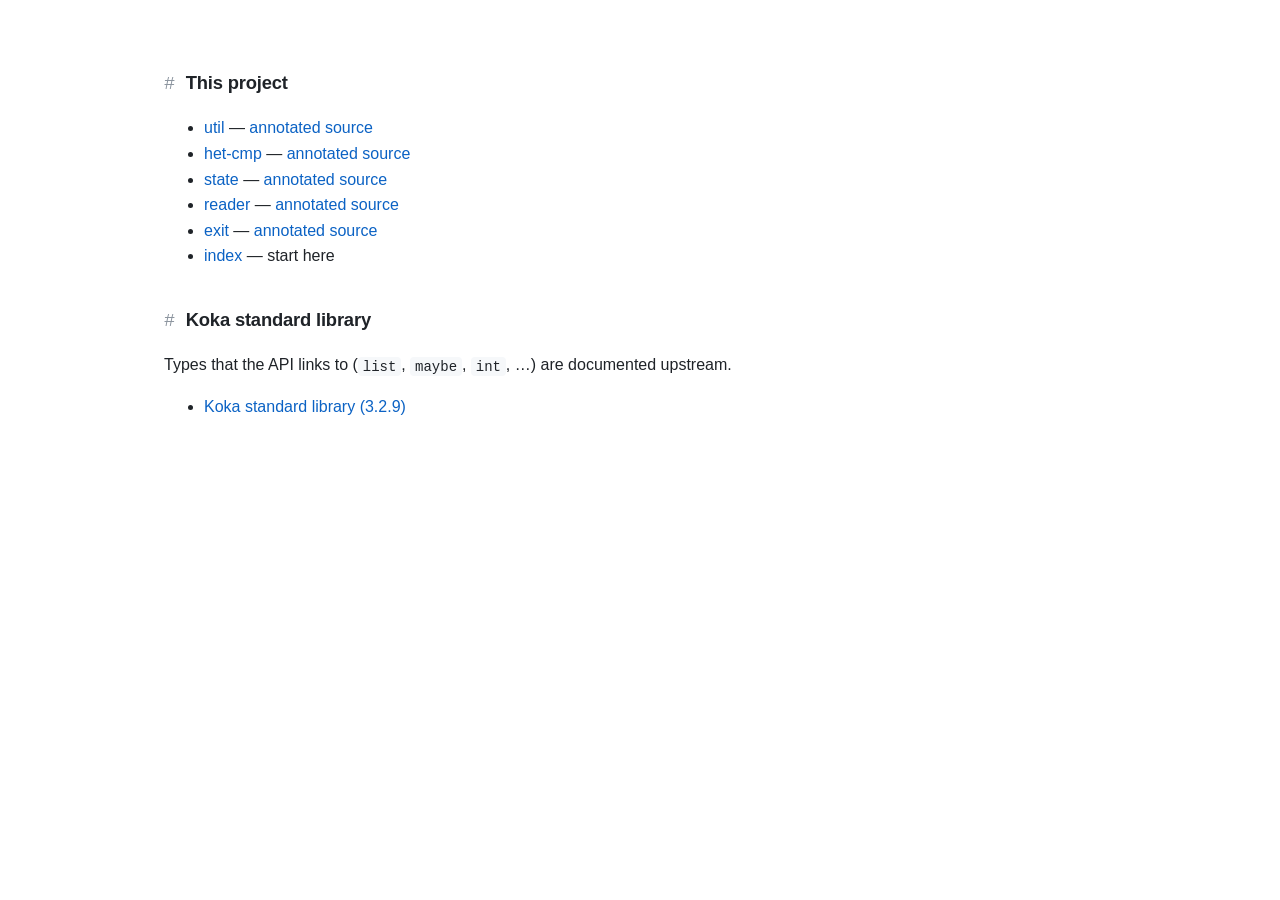
<file: docs/toc.html>
<!DOCTYPE html>
<html lang="en">
<head>
<meta charset="UTF-8" />
<meta name="viewport" content="width=device-width, initial-scale=1" />
<title>util-kk — contents</title>
<link rel="stylesheet" href="styles/koka.css" />
</head>
<body class="koka doc">
<main>
<section aria-labelledby="this-project">
<h2 id="this-project">This project</h2>
<ul>
<li><a href="src_util.html">util</a> — <a href="src_util-source.html">annotated source</a></li>
<li><a href="src_utils_het-cmp.html">het-cmp</a> — <a href="src_utils_het-cmp-source.html">annotated source</a></li>
<li><a href="src_utils_state.html">state</a> — <a href="src_utils_state-source.html">annotated source</a></li>
<li><a href="src_utils_reader.html">reader</a> — <a href="src_utils_reader-source.html">annotated source</a></li>
<li><a href="src_utils_exit.html">exit</a> — <a href="src_utils_exit-source.html">annotated source</a></li>
<li><a href="index.html">index</a> — start here</li>
</ul>
</section>
<section aria-labelledby="stdlib">
<h2 id="stdlib">Koka standard library</h2>
<p>Types that the API links to (<code>list</code>, <code>maybe</code>,
<code>int</code>, …) are documented upstream.</p>
<ul>
  <li><a href="https://koka-lang.github.io/koka/doc/" aria-label="Koka standard library documentation">Koka standard library (3.2.9)</a></li>
</ul>
</section>
</main>
</body>
</file>
<file: docs/styles/koka.css>
/* Styles for the util-kk API reference.
   Styles the markup emitted by `koka --html`, which is Madoko-flavoured and
   carries no stylesheet of its own. */

:root {
  --bg: #ffffff;
  --bg-raised: #f6f8fa;
  --bg-sunken: #eef1f4;
  --fg: #1f2328;
  --fg-muted: #59636e;
  --fg-faint: #8c959f;
  --border: #d1d9e0;
  --link: #0b62c4;
  --link-hover: #084a94;
  --focus: #0969da;
  --kw: #b3247a;
  --type: #0b62c4;
  --var: #953800;
  --num: #0550ae;
  --comment: #59636e;
  --op: #7a3e9d;
  --code-bg: #f6f8fa;
  --shadow: 0 1px 2px rgba(31, 35, 40, .06), 0 4px 12px rgba(31, 35, 40, .05);
  --mono: "Roboto Mono", ui-monospace, "SFMono-Regular", "SF Mono", Menlo,
          Consolas, "Liberation Mono", monospace;
  --sans: "Nunito", -apple-system, BlinkMacSystemFont, "Segoe UI", Roboto,
          "Helvetica Neue", Arial, sans-serif;
}

@media (prefers-color-scheme: dark) {
  :root {
    --bg: #0d1117;
    --bg-raised: #151b23;
    --bg-sunken: #010409;
    --fg: #e6edf3;
    --fg-muted: #9198a1;
    --fg-faint: #6e7681;
    --border: #3d444d;
    --link: #6cb6ff;
    --link-hover: #a5d2ff;
    --focus: #4493f8;
    --kw: #ff7b9c;
    --type: #6cb6ff;
    --var: #ffa657;
    --num: #79c0ff;
    --comment: #9198a1;
    --op: #d2a8ff;
    --code-bg: #151b23;
    --shadow: 0 1px 2px rgba(1, 4, 9, .4), 0 4px 12px rgba(1, 4, 9, .3);
  }
}

* { box-sizing: border-box; }

body.koka {
  margin: 0 auto;
  padding: 2rem 1.25rem 6rem;
  max-width: 62rem;
  background: var(--bg);
  color: var(--fg);
  font-family: var(--sans);
  font-size: 16px;
  line-height: 1.6;
  overflow-wrap: break-word;
}

a { color: var(--link); text-decoration: none; }

a:hover { color: var(--link-hover); text-decoration: underline; }

/* The scaffolding pages use <code> for inline identifiers; the compiler's own
   pages use <span> classes, so this cannot collide with them. */
code {
  padding: .12em .35em;
  border-radius: 4px;
  background: var(--code-bg);
  font-family: var(--mono);
  font-size: .875em;
}

pre > code { padding: 0; background: none; font-size: inherit; }

h2 {
  margin: 2.25rem 0 .75rem;
  font-size: 1.15rem;
  font-weight: 700;
  letter-spacing: -.01em;
}

h2::before {
  content: "# ";
  color: var(--fg-faint);
  font-family: var(--mono);
  font-weight: 400;
}

:focus-visible {
  outline: 2px solid var(--focus);
  outline-offset: 2px;
  border-radius: 3px;
}

/* ---- module page header ------------------------------------------------ */

body.koka > h1 {
  display: flex;
  flex-wrap: wrap;
  align-items: baseline;
  justify-content: space-between;
  gap: .5rem 1rem;
  margin: 0 0 1.5rem;
  padding-bottom: .75rem;
  border-bottom: 1px solid var(--border);
  font-family: var(--mono);
  font-size: 1.35rem;
  font-weight: 700;
}

.toc-link {
  font-family: var(--sans);
  font-size: .8rem;
  font-weight: 400;
  text-transform: uppercase;
  letter-spacing: .06em;
  color: var(--fg-muted);
}

/* ---- inline table of contents ------------------------------------------ */

div.toc {
  margin: 0 0 2rem;
  padding: 1rem 1.25rem;
  background: var(--bg-raised);
  border: 1px solid var(--border);
  border-radius: 8px;
}

div.toc > ul.toc {
  display: grid;
  grid-template-columns: repeat(auto-fill, minmax(15rem, 1fr));
  gap: .1rem 1.5rem;
  margin: 0;
  padding: 0;
  list-style: none;
}

div.toc li.nested { padding-left: 1rem; }

/* The marker hangs off the link, not the list item: the link is a block, so a
   pseudo-element on the item would take a row of its own in the grid. */
div.toc li.nested a::before {
  content: "\00b7";
  margin-right: .4rem;
  color: var(--fg-faint);
}

div.toc a {
  display: block;
  padding: .12rem 0;
  font-family: var(--mono);
  font-size: .8rem;
  line-height: 1.5;
  color: var(--fg-muted);
  border-radius: 4px;
}

div.toc a:hover { color: var(--link-hover); text-decoration: none; }

/* ---- declarations ------------------------------------------------------ */

.decl {
  padding: .9rem 0 1rem;
  border-bottom: 1px solid var(--border);
  scroll-margin-top: 1rem;
}

.decl:target { background: var(--bg-raised); box-shadow: 0 0 0 .5rem var(--bg-raised); }

.decl > .header {
  font-family: var(--mono);
  font-size: .875rem;
  line-height: 1.65;
  overflow-x: auto;
}

.decl > .header .def { color: var(--fg); font-weight: 500; }

/* The doc comment's own element. `<xmp>` no longer appears: unwrap_raw_text_docs
   strips it so the compiler's inline markup can render. */
div.doc,
pre.doc {
  display: block;
  margin: .4rem 0 0;
  padding: .1rem 0 .1rem .85rem;
  border-left: 2px solid var(--border);
  font-family: var(--sans);
  font-size: .875rem;
  font-style: normal;
  line-height: 1.6;
  white-space: pre-wrap;
  color: var(--fg-muted);
}

div.nested { margin-left: 1.25rem; }
div.nested1 { margin-left: 1rem; }
div.nested2 { margin-left: .5rem; }

/* ---- syntax highlighting ----------------------------------------------- */

.kw, .decl-fun, .decl-type, .decl-con, .decl-val { color: var(--kw); font-weight: 600; }
.tp, .type, .mo { color: var(--type); }
.tpp, .tv { color: var(--var); font-style: italic; }
.number, .num { color: var(--num); }
.co, .comment { color: var(--comment); font-style: italic; }
.op, .effect, .st { color: var(--op); }
.lq, .param, .tpp, .def > span:not([class]) { color: var(--fg); }
.fslash, .dash { color: var(--fg-faint); }

/* `pp` wraps a type link with its fully qualified path. The compiler's inline
   style hides that path; keep it out of the way but still readable. */
.pp { color: inherit; text-decoration: none; }
.plaincode, a.pp .pc { display: none; }
a.pp:hover > .tp { text-decoration: underline; }
a.pp > .tp { border-bottom: 1px dotted var(--border); }

.last { color: var(--fg-faint); }
.sp { color: var(--fg-muted); }

/* ---- annotated source pages --------------------------------------------- */

body.koka pre.koka.source,
pre.source,
pre.nicecode {
  margin: 0;
  padding: 1.25rem 1.5rem;
  overflow-x: auto;
  background: var(--bg-raised);
  border: 1px solid var(--border);
  border-radius: 8px;
  font-family: var(--mono);
  font-size: .8125rem;
  line-height: 1.7;
  tab-size: 2;
}

pre a.pp { border-bottom: 1px dotted var(--border); }
pre a.pp:hover { background: var(--bg-sunken); }
pre .pc { display: none; }
pre .synopsis { color: var(--fg-muted); }
pre .index { color: var(--kw); font-weight: 600; }

/* ---- line anchors ------------------------------------------------------ */

.decl > .header a.link::after,
pre.source .line-anchor {
  content: "#";
  margin-left: .4rem;
  color: var(--fg-faint);
  opacity: 0;
  font-weight: 400;
  transition: opacity .12s ease-in-out;
}

.decl:hover > .header a.link::after { opacity: 1; }
.decl > .header a.link:hover::after { opacity: 1; color: var(--link); }

/* ---- narrow screens ---------------------------------------------------- */

@media (max-width: 40rem) {
  body.koka { padding: 1.25rem .9rem 4rem; font-size: 15px; }
  body.koka > h1 { font-size: 1.1rem; }
  div.toc > ul.toc { grid-template-columns: 1fr; }
  div.nested { margin-left: .5rem; }
  .decl > .header { font-size: .8125rem; }
  div.doc, pre.doc { padding-left: .6rem; }
}

@media (prefers-reduced-motion: reduce) {
  * { transition: none !important; }
}
</file>
